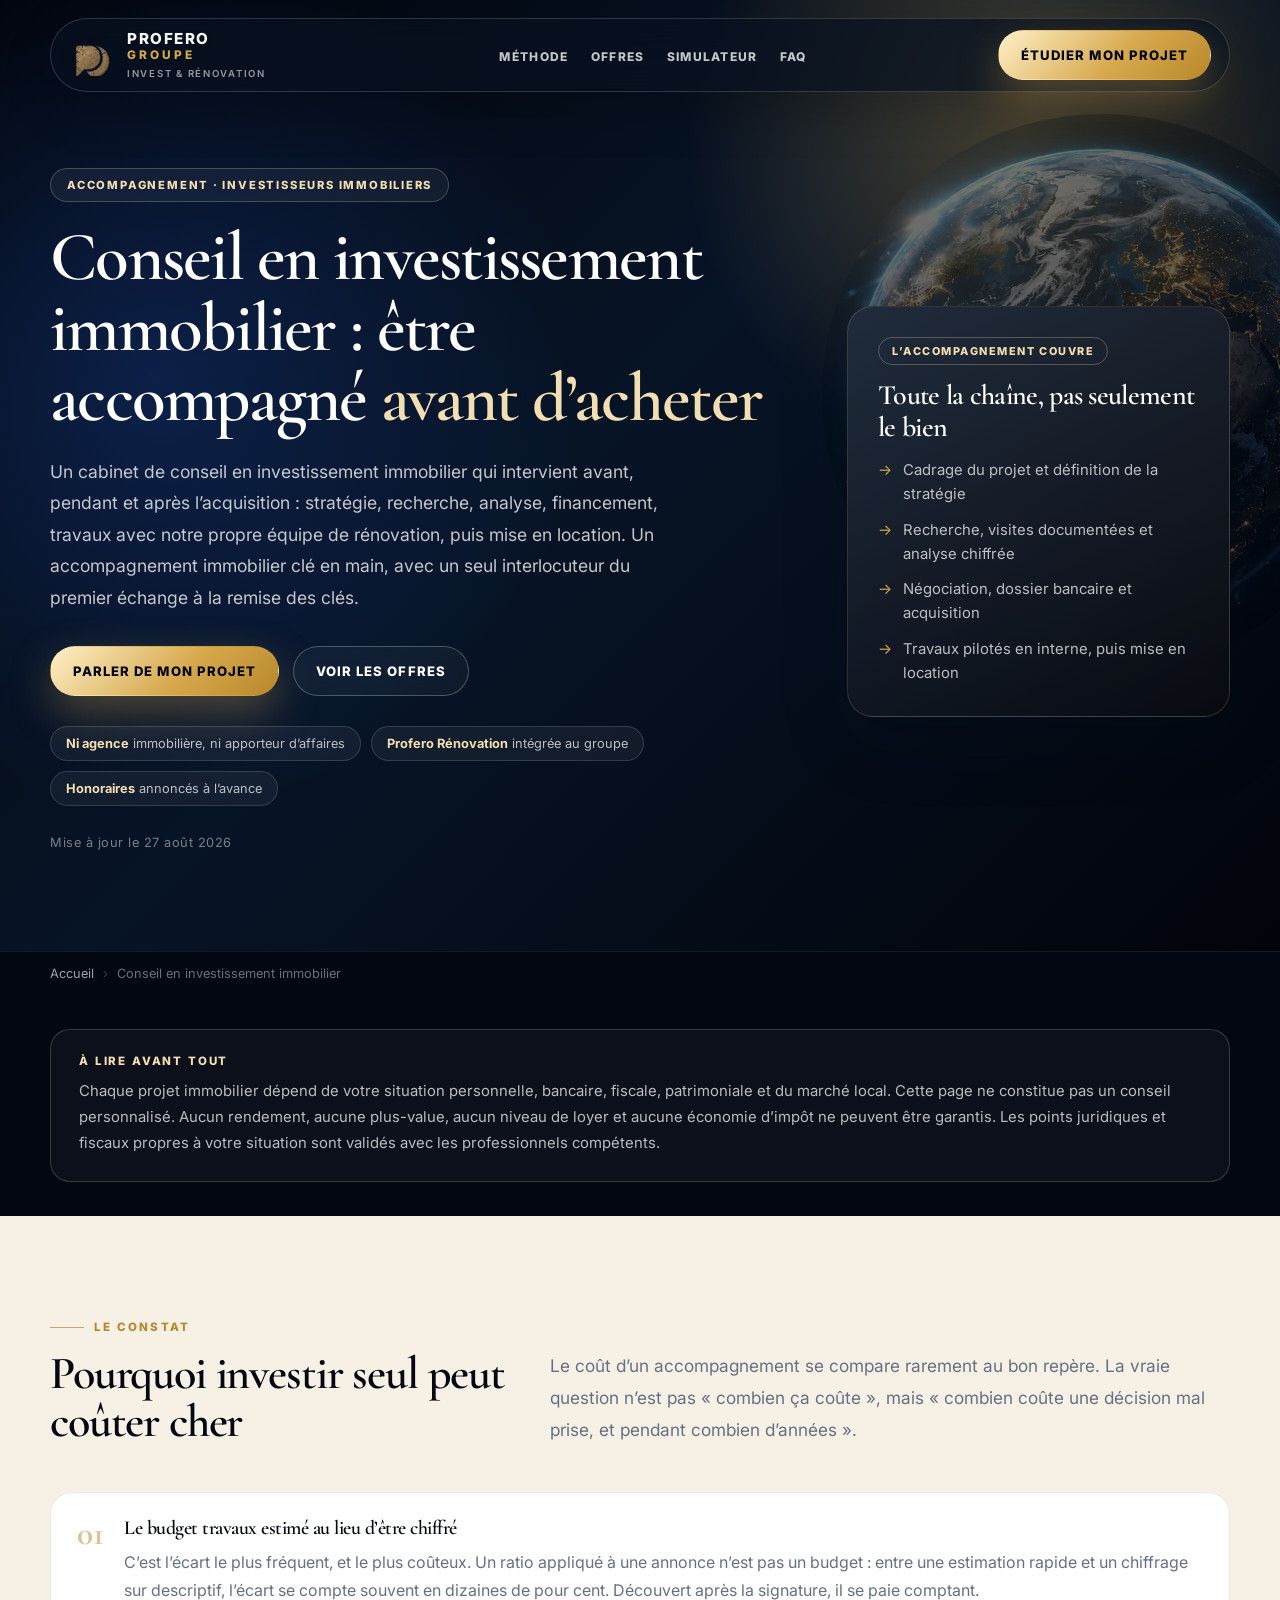
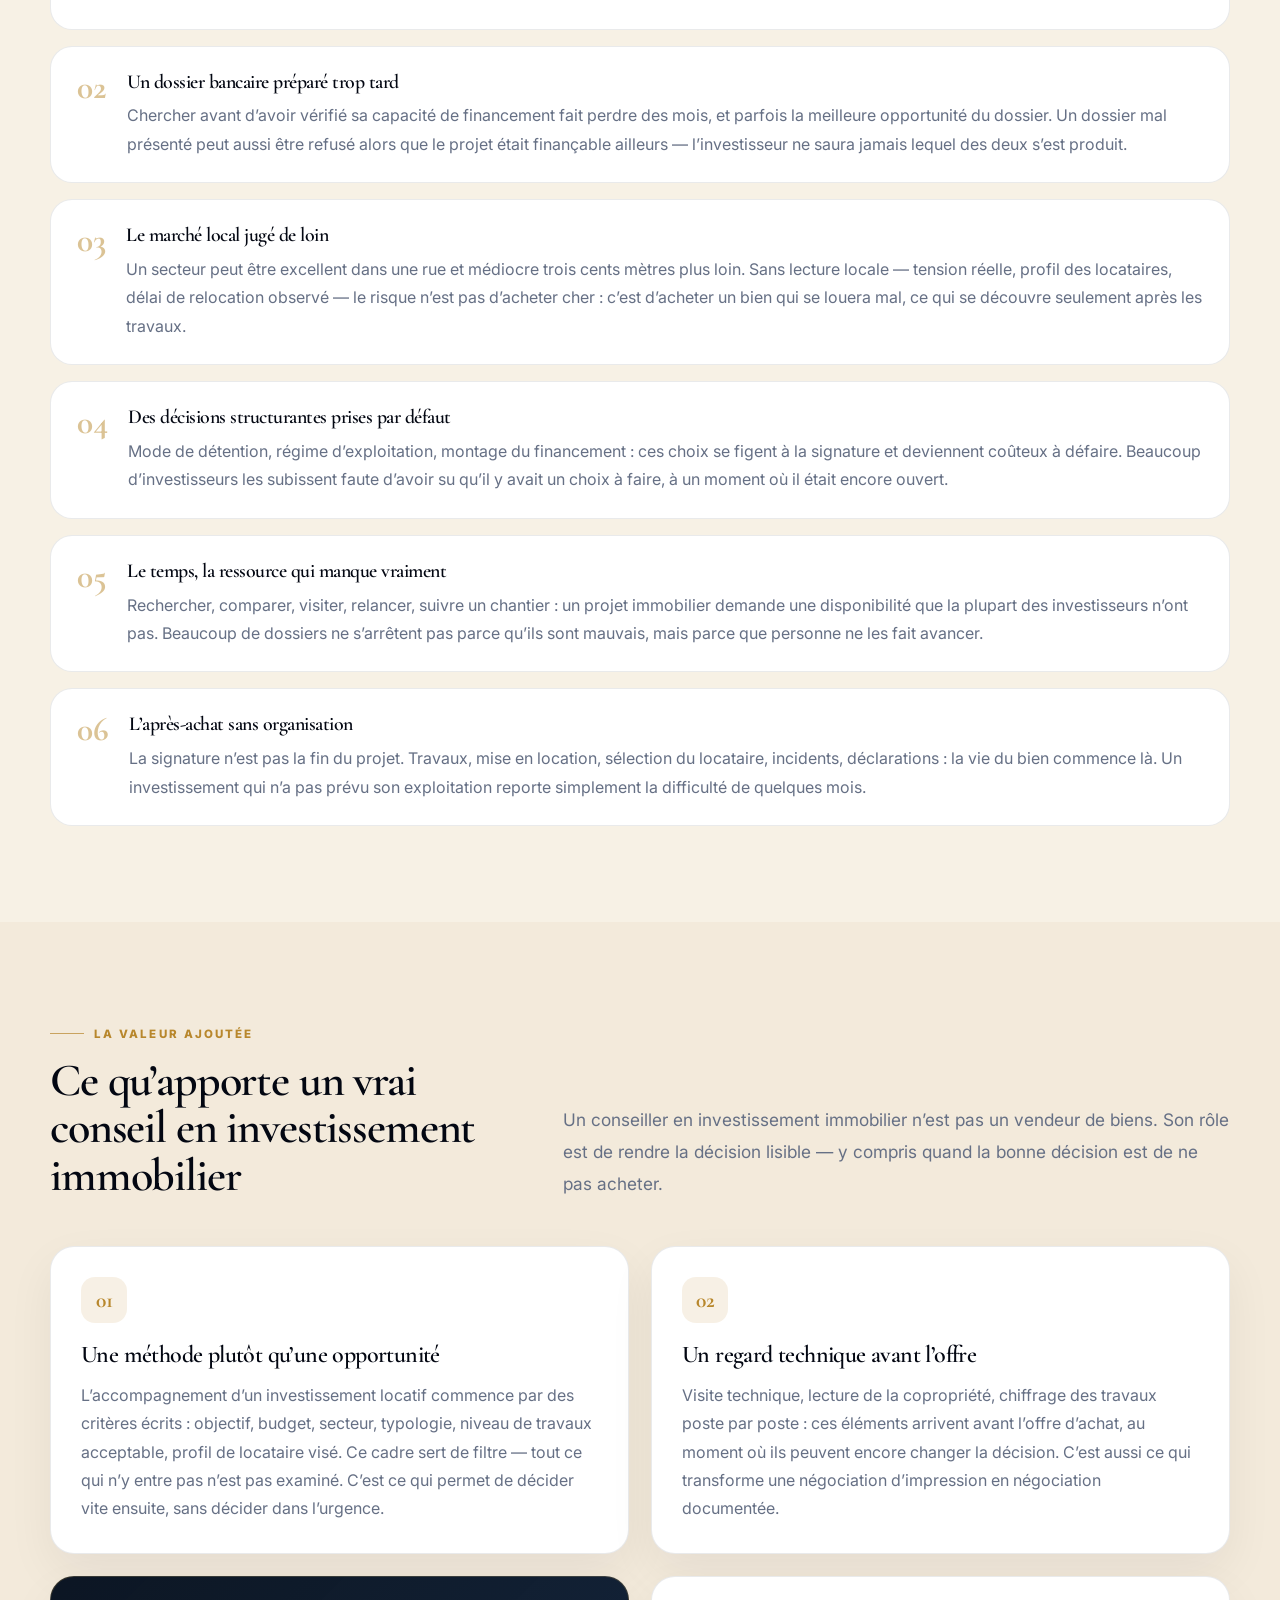
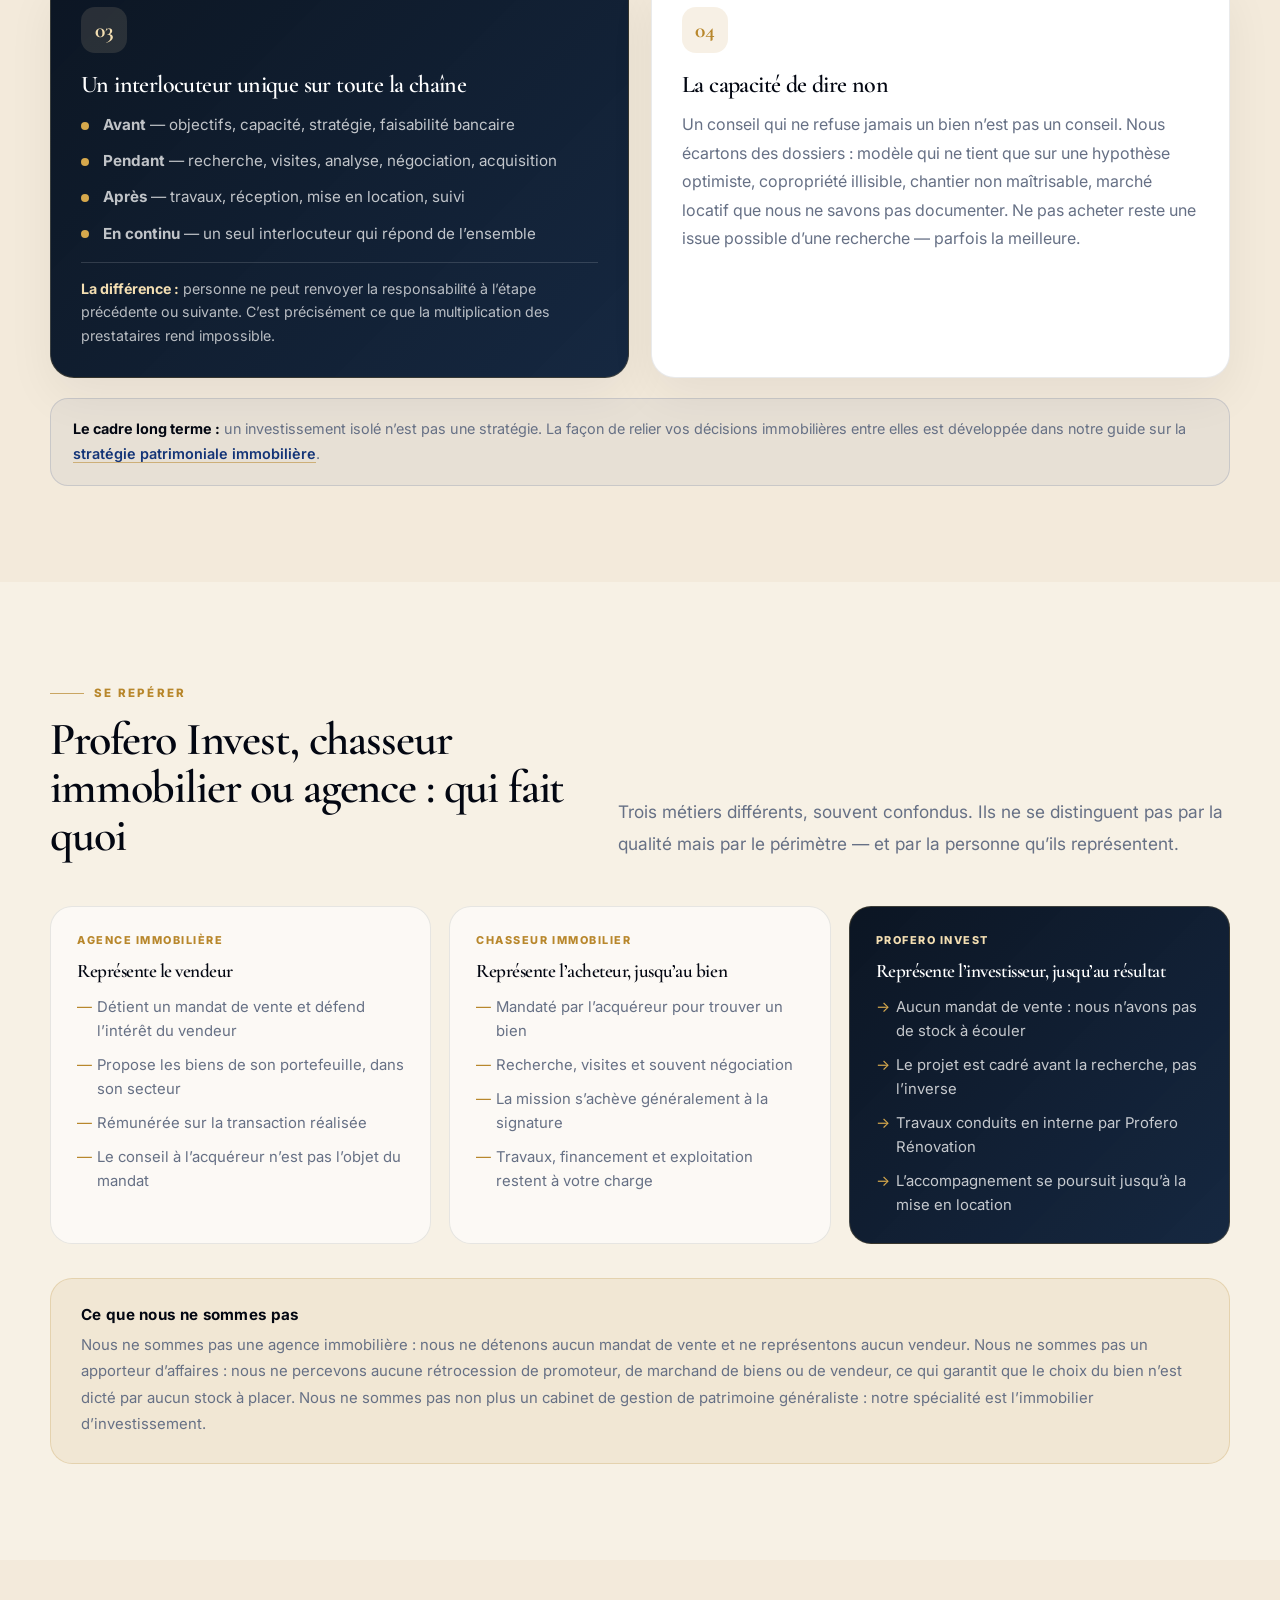
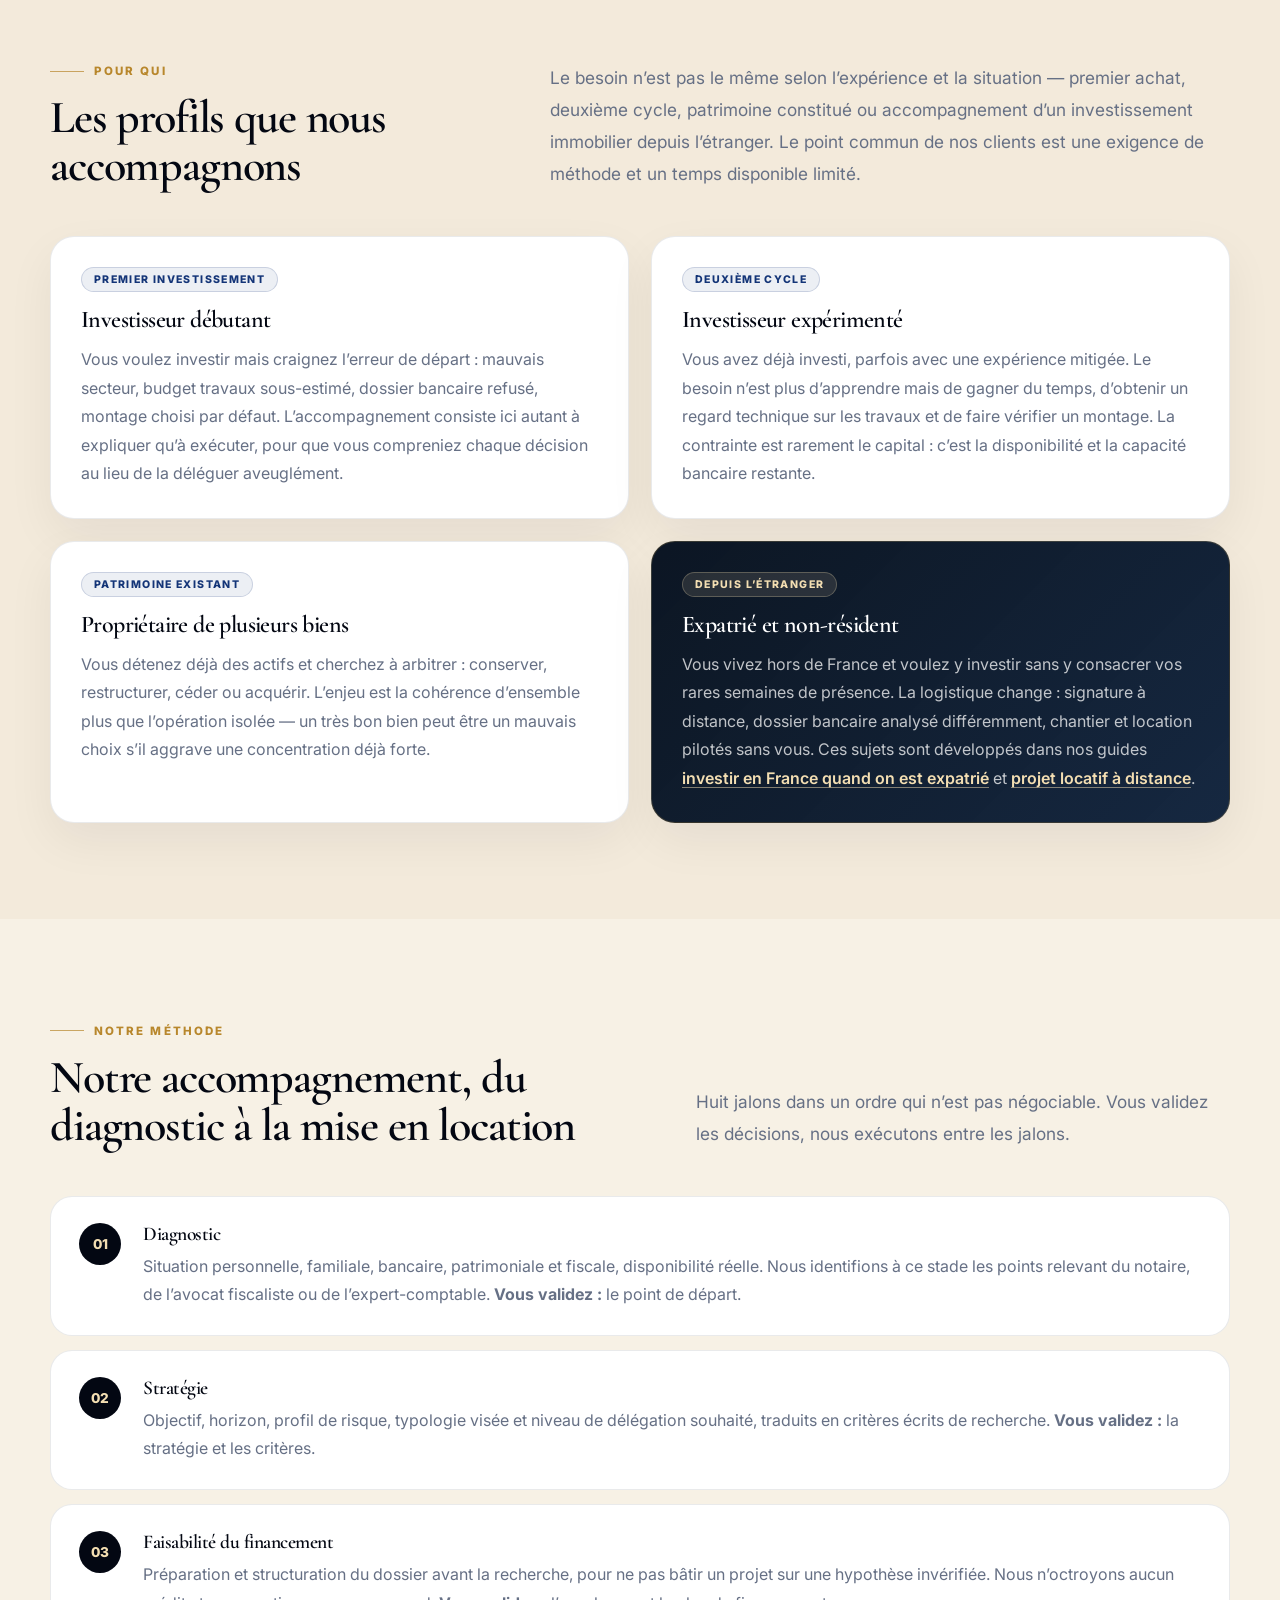
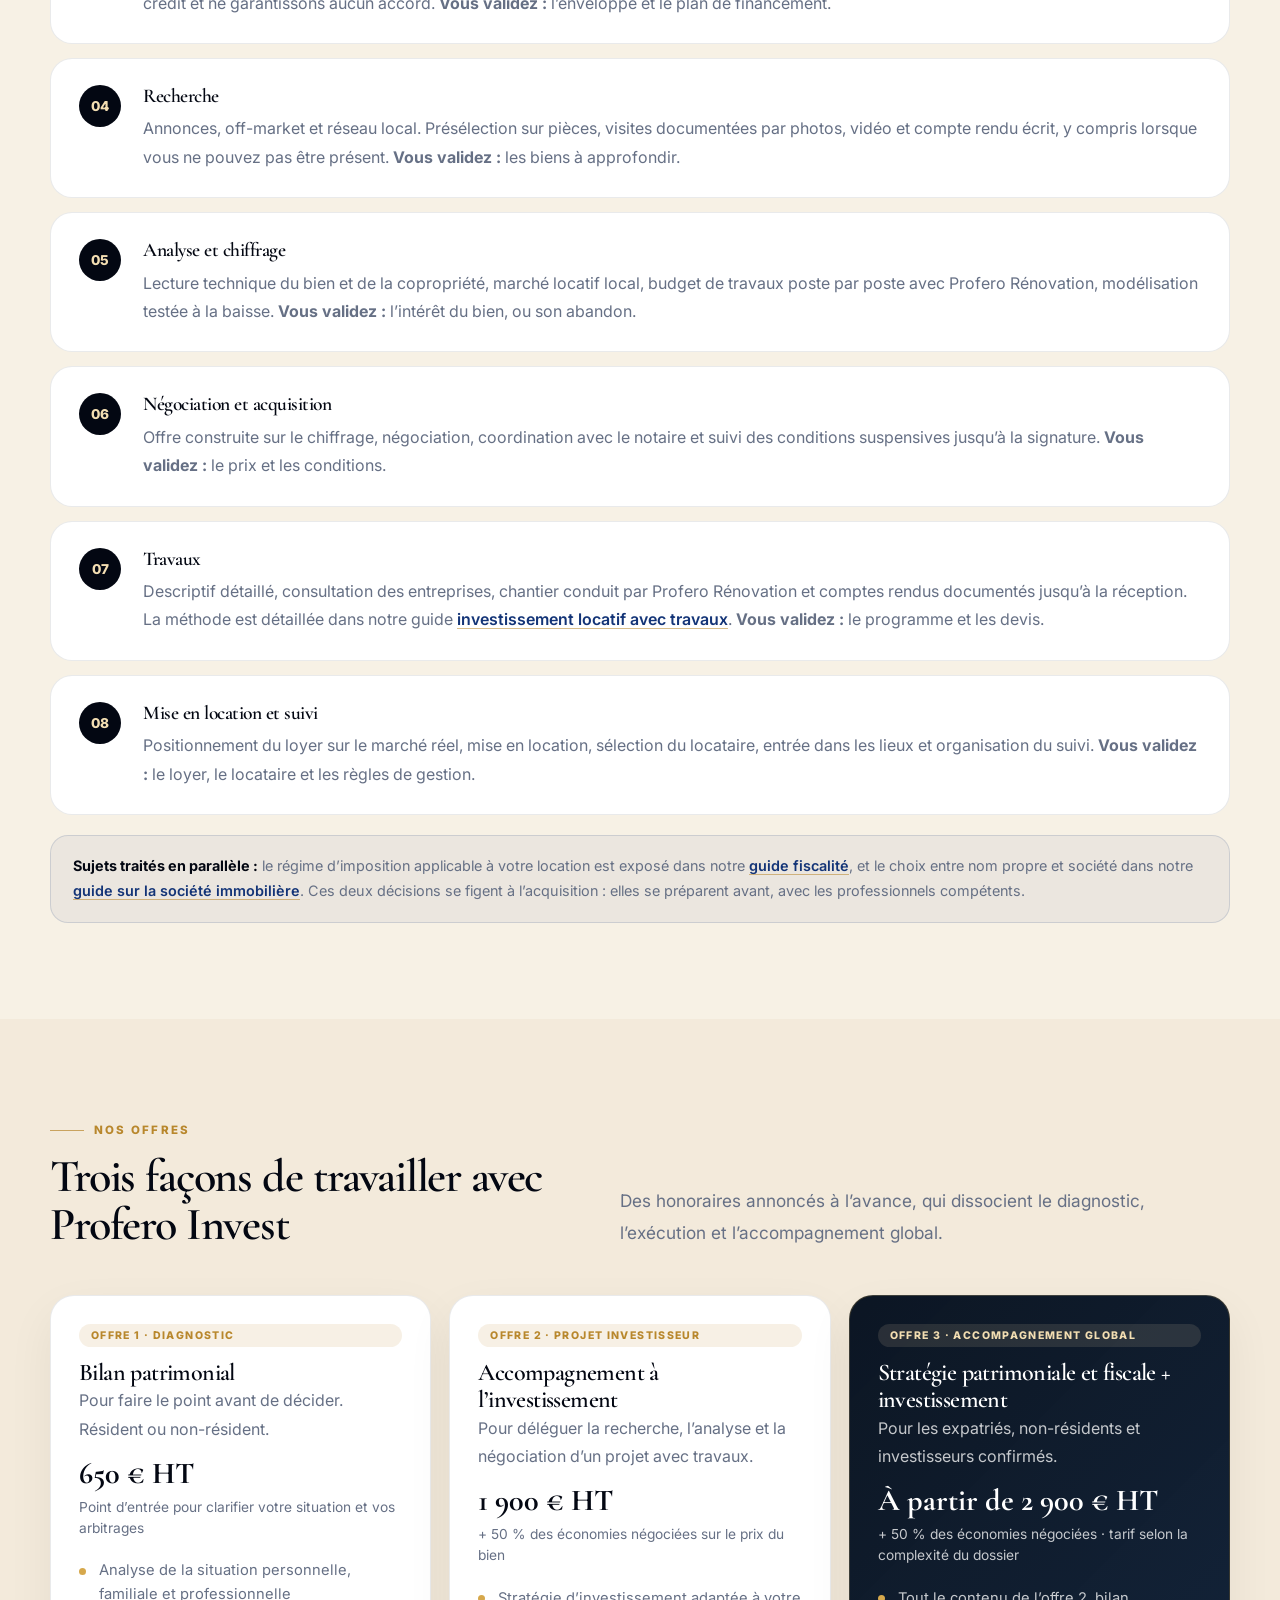
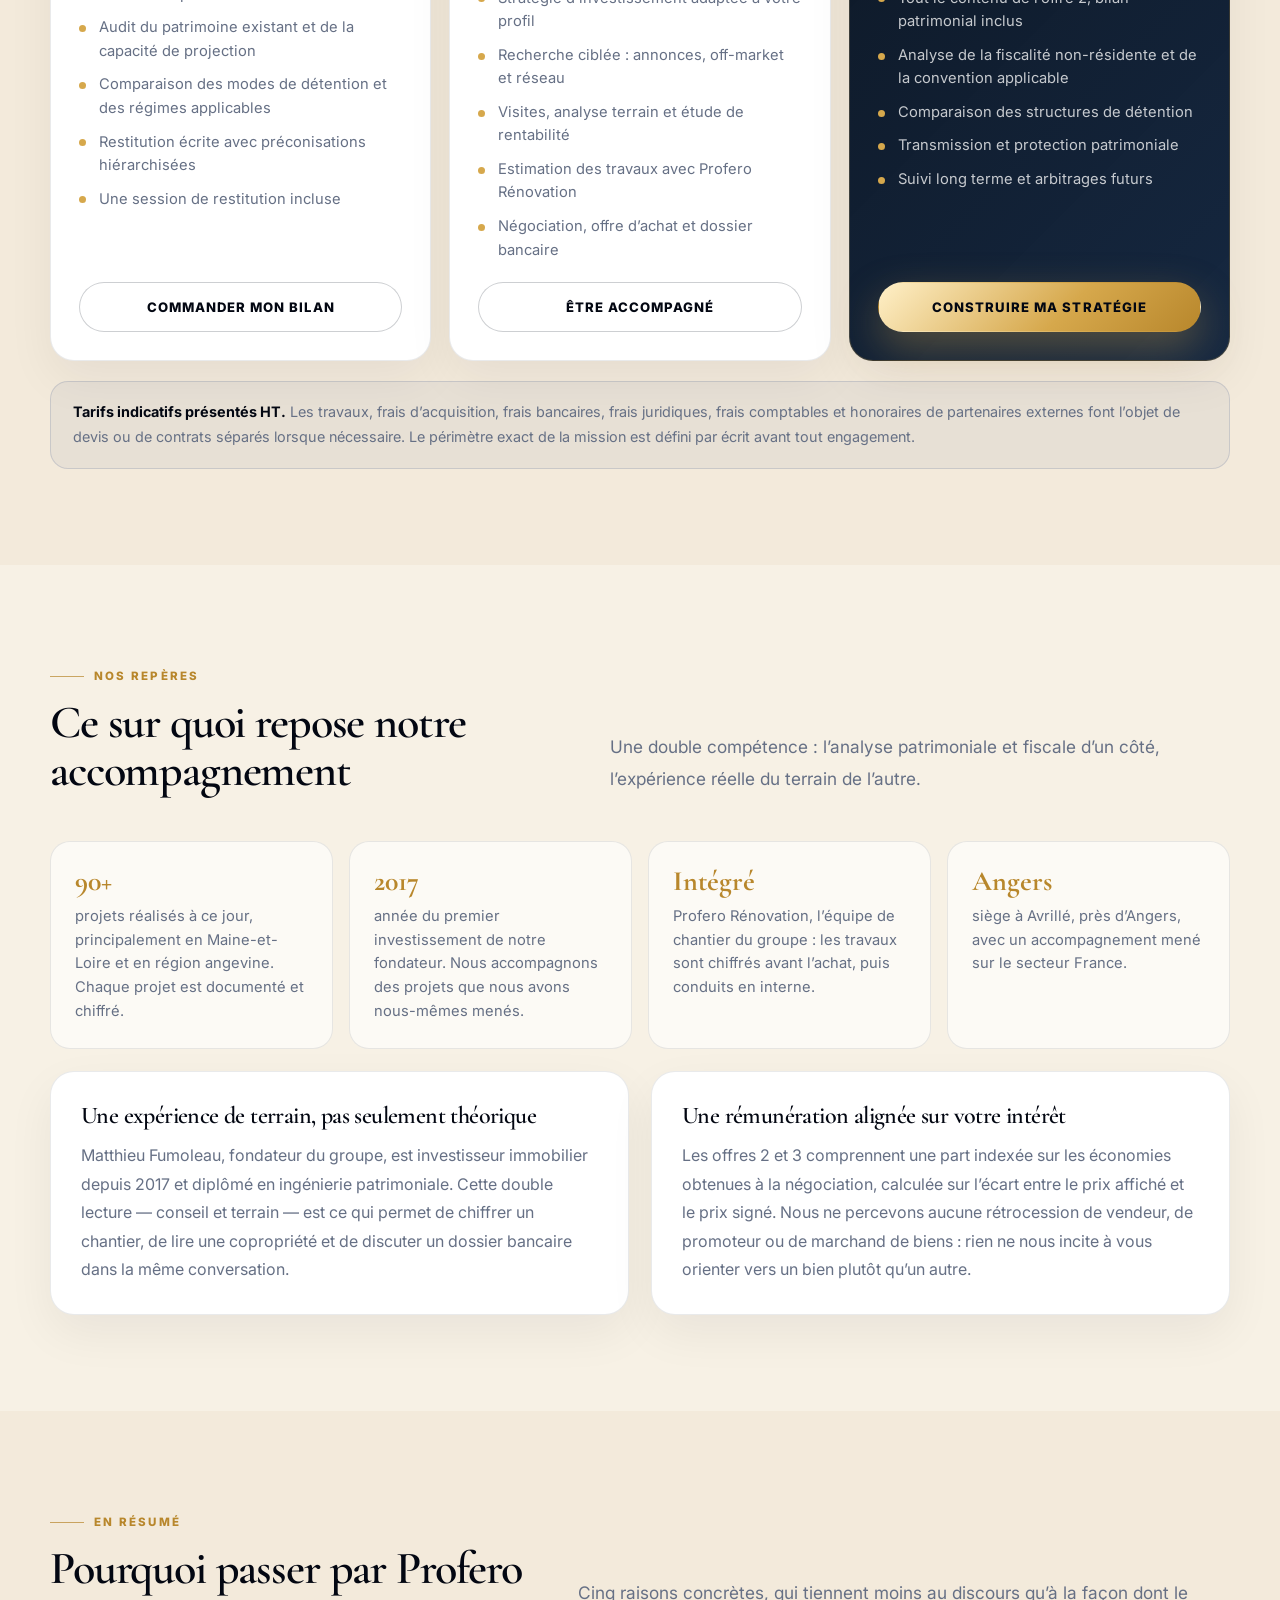
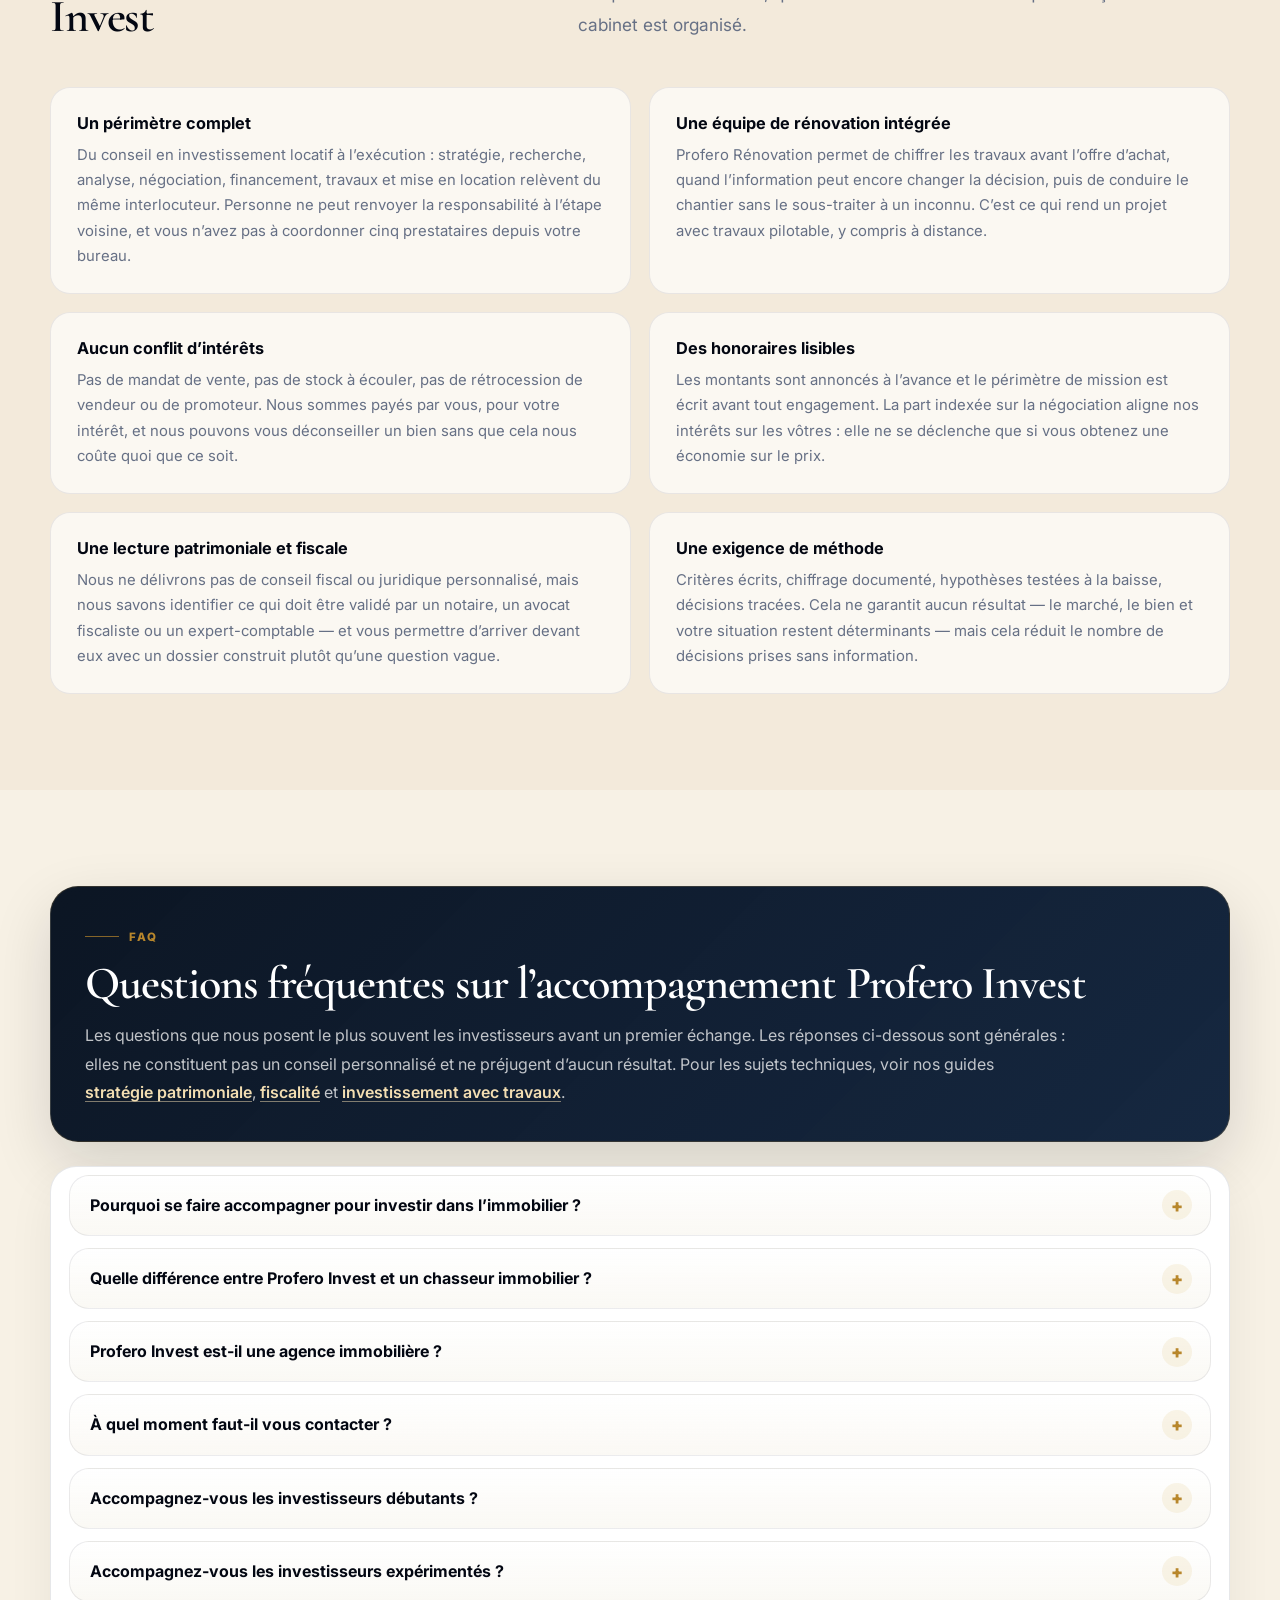
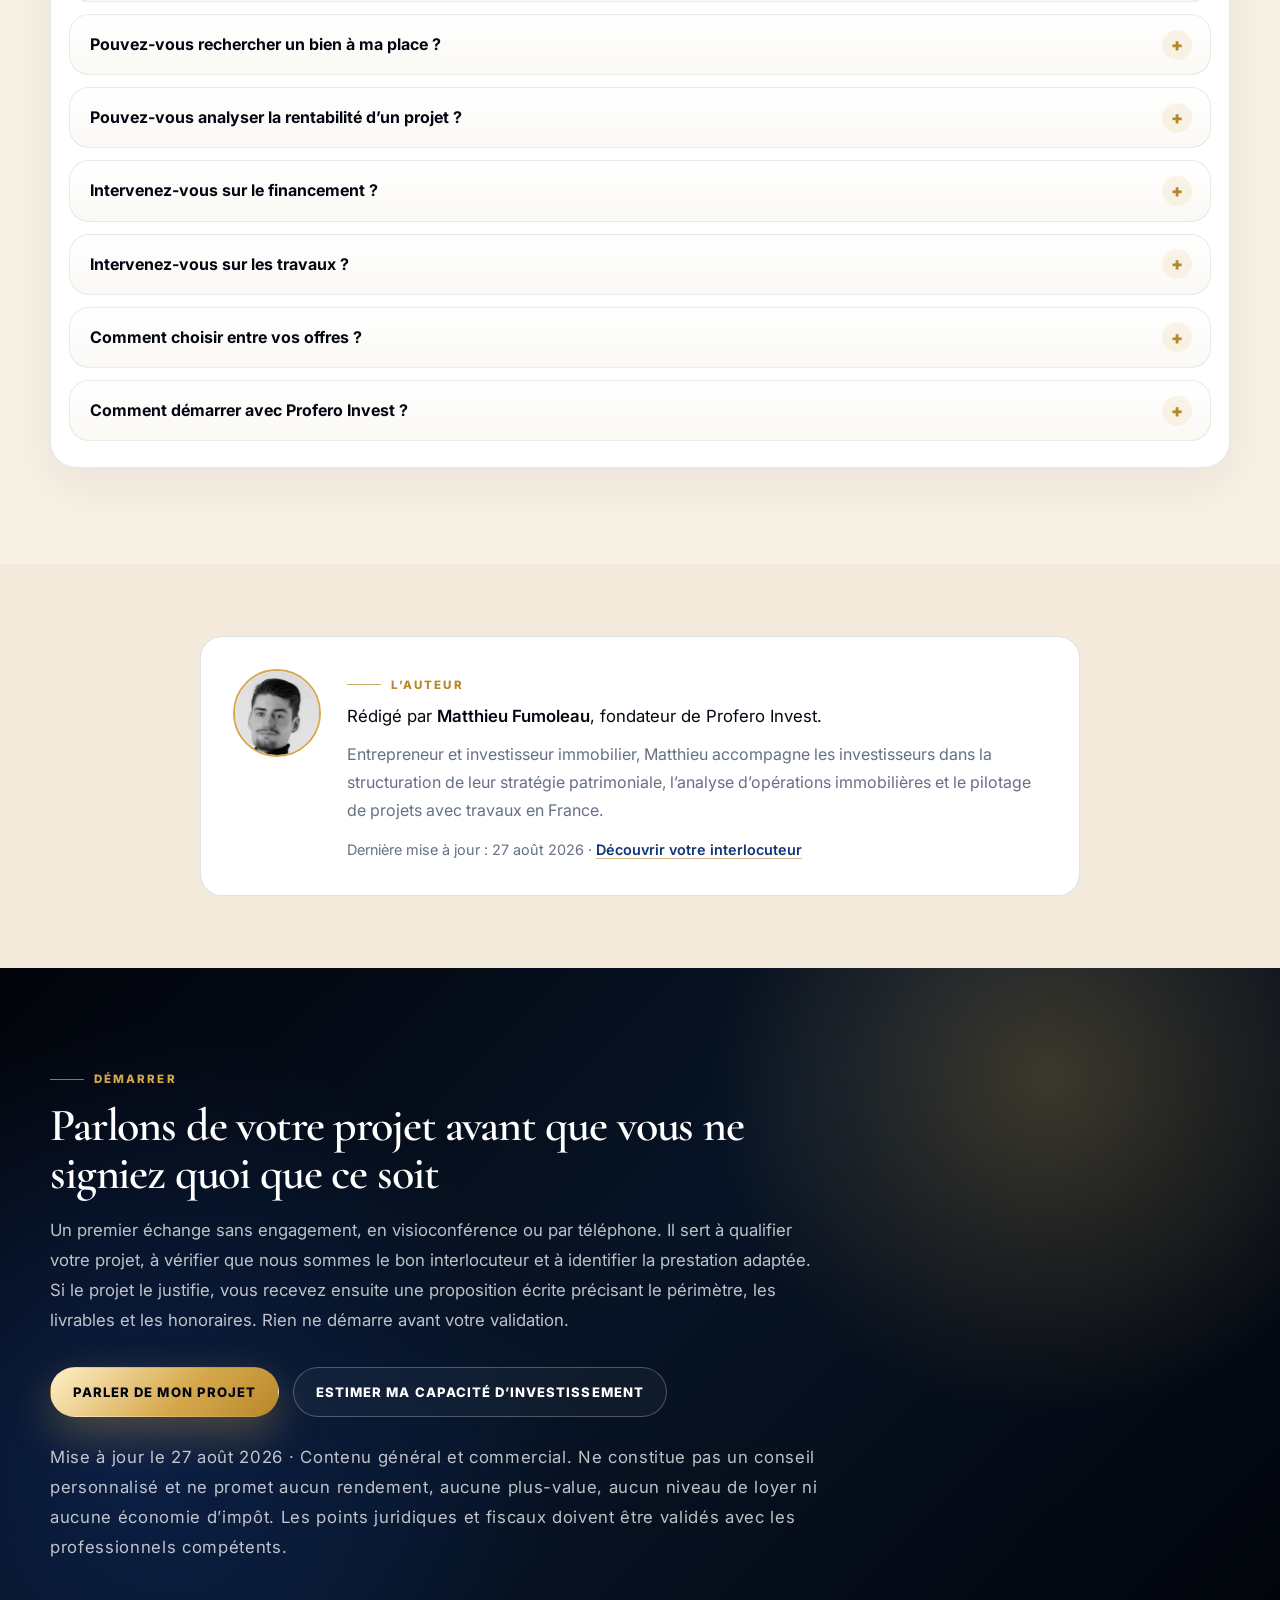
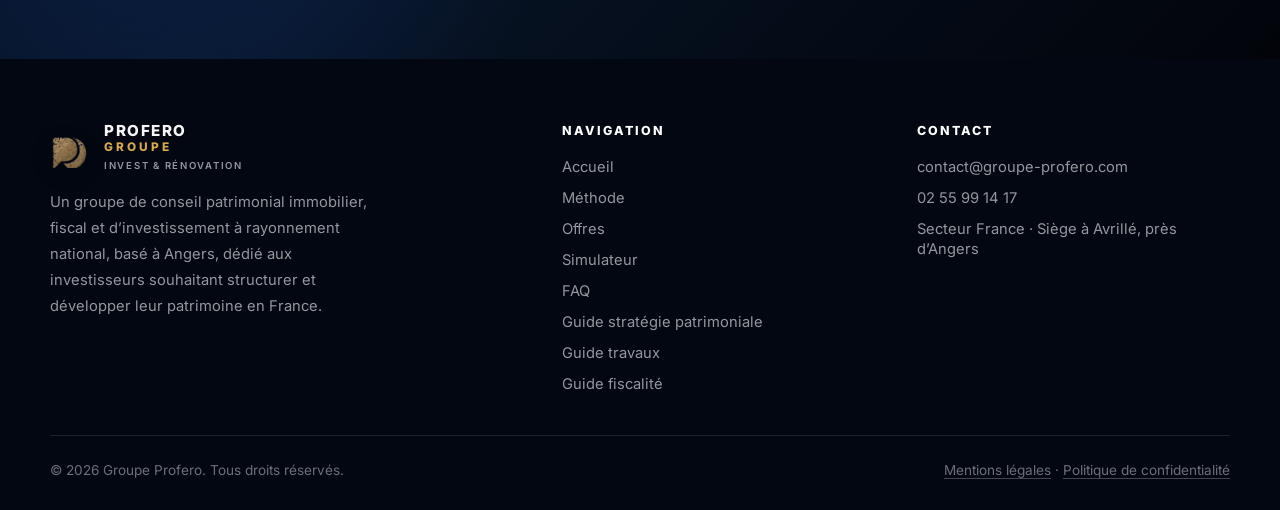
<file: conseil-investissement-immobilier/index.html>
<!DOCTYPE html>
<html lang="fr"><head>
<meta charset="utf-8"/>
<meta content="width=device-width, initial-scale=1.0" name="viewport"/>
<title>Conseil investissement immobilier | Profero Invest</title>
<meta name="description" content="Conseil en investissement immobilier en France : stratégie, recherche, analyse, financement, travaux et suivi jusqu’à la mise en location de votre bien."/>

<link rel="canonical" href="https://www.groupe-profero.com/conseil-investissement-immobilier/"/>
<meta content="index, follow, max-image-preview:large, max-snippet:-1" name="robots"/>

<link href="/assets/images/favicon-32.png" rel="icon" sizes="32x32" type="image/png"/>
<link href="/assets/images/apple-touch-icon.png" rel="apple-touch-icon" sizes="180x180"/>
<meta content="#030712" name="theme-color"/>

<!-- Open Graph -->
<meta property="og:title" content="Conseil investissement immobilier | Profero Invest"/>
<meta property="og:description" content="Conseil en investissement immobilier en France : stratégie, recherche, analyse, financement, travaux et suivi jusqu’à la mise en location de votre bien."/>
<meta property="og:url" content="https://www.groupe-profero.com/conseil-investissement-immobilier/"/>
<meta property="og:type" content="website"/>
<meta property="og:locale" content="fr_FR"/>
<meta property="og:site_name" content="Profero Invest"/>
<meta property="og:image" content="https://www.groupe-profero.com/og-image.jpg"/>
<meta property="og:image:type" content="image/jpeg"/>
<meta property="og:image:width" content="1200"/>
<meta property="og:image:height" content="630"/>
<meta property="og:image:alt" content="Profero Invest — accompagnement des investisseurs immobiliers en France"/>

<!-- Twitter Card -->
<meta name="twitter:card" content="summary_large_image"/>
<meta name="twitter:title" content="Conseil investissement immobilier | Profero Invest"/>
<meta name="twitter:description" content="Conseil en investissement immobilier en France : stratégie, recherche, analyse, financement, travaux et suivi jusqu’à la mise en location de votre bien."/>
<meta name="twitter:image" content="https://www.groupe-profero.com/og-image.jpg"/>
<meta name="twitter:image:alt" content="Profero Invest — accompagnement des investisseurs immobiliers en France"/>

<link href="https://fonts.googleapis.com" rel="preconnect"/>
<link crossorigin href="https://fonts.gstatic.com" rel="preconnect"/>
<link href="https://fonts.googleapis.com/css2?family=Cormorant+Garamond:wght@400;500;600;700&amp;family=Inter:wght@400;500;600;700;800&amp;display=swap" rel="stylesheet"/>

<style>
    :root {
      --navy-950: #030712;
      --navy-900: #071426;
      --navy-850: #0c1f3a;
      --navy-800: #11294d;
      --blue-700: #133477;
      --blue-600: #1f48a0;
      --blue-100: #e9eef9;
      --gold-600: #b8872c;
      --gold-500: #d6a84c;
      --gold-200: #f3deb2;
      --cream: #f7f1e5;
      --paper: #f3eadb;
      --white: #ffffff;
      --ink: #111827;
      --muted: #667085;
      --line: rgba(15, 23, 42, .12);
      --shadow: 0 24px 70px rgba(7, 17, 31, .16);
      --radius: 22px;
      --max: 1180px;
    }

    * { box-sizing: border-box; margin: 0; padding: 0; }
    html { scroll-behavior: smooth; }
    body {
      font-family: "Inter", sans-serif;
      color: var(--ink);
      background: var(--cream);
      overflow-x: hidden;
    }
    body.menu-open { overflow: hidden; }
    a { color: inherit; text-decoration: none; }
    img { max-width: 100%; display: block; }
    button { font: inherit; }

    .container { width: min(var(--max), calc(100% - 40px)); margin: 0 auto; }

    h1, h2, h3, h4.serif {
      font-family: "Cormorant Garamond", serif;
      font-weight: 600;
      letter-spacing: -.025em;
    }
    h1 {
      font-size: clamp(2.5rem, 5.4vw, 4.6rem);
      line-height: 1.02;
      color: var(--white);
    }
    h2 {
      font-size: clamp(2rem, 3.6vw, 3.35rem);
      line-height: 1.04;
      color: var(--navy-950);
    }
    h3 { font-size: 1.5rem; line-height: 1.14; color: var(--navy-950); }
    p { line-height: 1.78; color: var(--muted); font-size: 1rem; }
    .lead { font-size: 1.08rem; line-height: 1.85; max-width: 680px; }

    .eyebrow {
      display: inline-flex;
      align-items: center;
      gap: 10px;
      color: var(--gold-600);
      font-size: .72rem;
      font-weight: 800;
      letter-spacing: .18em;
      text-transform: uppercase;
      margin-bottom: 16px;
    }
    .eyebrow::before { content: ""; width: 34px; height: 1px; background: currentColor; opacity: .7; }

    .section { padding: 96px 0; position: relative; }
    .section.alt { background: var(--paper); }
    .section-head {
      display: flex;
      justify-content: space-between;
      align-items: flex-end;
      gap: 40px;
      margin-bottom: 46px;
    }

    .btn {
      display: inline-flex;
      align-items: center;
      justify-content: center;
      gap: 10px;
      border: 1px solid transparent;
      min-height: 50px;
      padding: 14px 22px;
      border-radius: 999px;
      font-size: .82rem;
      font-weight: 800;
      letter-spacing: .08em;
      text-transform: uppercase;
      cursor: pointer;
      transition: transform .22s ease, background .22s ease, color .22s ease, border-color .22s ease, box-shadow .22s ease;
      white-space: nowrap;
    }
    .btn:hover { transform: translateY(-2px); }
    .btn-primary {
      color: var(--navy-950);
      background: linear-gradient(135deg, #fff0c8, #d6a84c 58%, #b8872c);
      box-shadow: 0 16px 42px rgba(214,168,76,.34);
    }
    .btn-primary:hover { box-shadow: 0 20px 50px rgba(201, 146, 45, .35); }
    .btn-outline-light {
      color: var(--white);
      border-color: rgba(255, 255, 255, .26);
      background: rgba(255, 255, 255, .04);
      backdrop-filter: blur(12px);
    }
    .btn-outline-light:hover { border-color: var(--gold-500); color: var(--gold-200); }
    .btn-outline-dark {
      color: var(--navy-950);
      border-color: rgba(7, 17, 31, .2);
      background: rgba(255, 255, 255, .4);
    }
    .btn-outline-dark:hover { border-color: var(--navy-950); background: var(--white); }

    /* NAV */
    .nav { position: fixed; top: 18px; left: 0; right: 0; z-index: 100; pointer-events: none; }
    .nav-inner {
      width: min(var(--max), calc(100% - 32px));
      height: 74px;
      margin: 0 auto;
      display: flex;
      align-items: center;
      justify-content: space-between;
      gap: 24px;
      padding: 0 18px 0 22px;
      border: 1px solid rgba(255, 255, 255, .16);
      border-radius: 999px;
      background: rgba(7, 17, 31, .72);
      backdrop-filter: blur(20px);
      box-shadow: 0 18px 50px rgba(0,0,0,.2);
      pointer-events: auto;
    }
    .brand { display: flex; align-items: center; gap: 12px; color: var(--white); min-width: 235px; }
    .logo-img {
      width: 42px;
      height: 42px;
      object-fit: contain;
      display: block;
      background: transparent;
      filter: drop-shadow(0 6px 10px rgba(0,0,0,.22));
      flex-shrink: 0;
    }
    .brand-text {
      color: var(--white);
      text-shadow: 0 1px 20px rgba(214,168,76,.06);
      letter-spacing: .10em;
      display: flex;
      flex-direction: column;
      gap: 2px;
      line-height: 1;
      font-weight: 800;
      text-transform: uppercase;
    }
    .brand-text strong { display: block; color: rgba(255,255,255,.96); font-size: .95rem; font-weight: 800; letter-spacing: .10em; }
    .brand-text em { display: block; font-style: normal; color: var(--gold-500); font-size: .74rem; font-weight: 800; letter-spacing: .26em; margin-top: 2px; }
    .brand-text span { display: block; color: rgba(255,255,255,.58); font-weight: 600; font-size: .60rem; letter-spacing: .18em; margin-top: 5px; }
    .footer .brand-text strong { color: rgba(255,255,255,.96); }
    .footer .brand-text em { color: var(--gold-500); }

    .nav-links { display: flex; align-items: center; gap: 22px; list-style: none; }
    .nav-links a {
      color: rgba(255,255,255,.76);
      font-size: .75rem;
      font-weight: 800;
      letter-spacing: .11em;
      text-transform: uppercase;
      transition: color .2s ease;
    }
    .nav-links a:hover { color: var(--gold-200); }
    .nav-action { display: flex; align-items: center; gap: 10px; }
    .mobile-toggle {
      display: none;
      width: 46px;
      height: 46px;
      border: 1px solid rgba(255,255,255,.22);
      border-radius: 50%;
      background: transparent;
      color: var(--white);
      cursor: pointer;
    }
    .mobile-toggle span { display: block; width: 18px; height: 2px; margin: 4px auto; background: currentColor; }

    /* HERO */
    .hero {
      position: relative;
      padding: 168px 0 96px;
      background:
        radial-gradient(circle at 80% 14%, rgba(214,168,76,.30), transparent 26%),
        radial-gradient(circle at 12% 40%, rgba(19,52,119,.50), transparent 34%),
        linear-gradient(135deg, #02040A 0%, #071426 46%, #02040A 100%);
      overflow: hidden;
    }
    .hero-globe {
      position: absolute;
      right: -8%;
      top: 12%;
      width: min(46vw, 560px);
      aspect-ratio: 1;
      border-radius: 50%;
      background-image: url("/assets/images/globe-terre-nuit.webp");
      background-size: cover;
      background-position: center;
      opacity: .30;
      filter: saturate(.9) contrast(1.05);
      pointer-events: none;
    }
    .hero-grid { position: relative; z-index: 2; display: grid; grid-template-columns: 1.32fr .68fr; gap: 54px; align-items: center; }
    .hero-kicker {
      display: inline-flex;
      align-items: center;
      gap: 10px;
      margin-bottom: 20px;
      padding: 9px 16px;
      border-radius: 999px;
      border: 1px solid rgba(243,222,178,.24);
      background: rgba(255,255,255,.05);
      color: var(--gold-200);
      font-size: .7rem;
      font-weight: 800;
      letter-spacing: .16em;
      text-transform: uppercase;
    }
    .hero h1 strong { color: var(--gold-200); font-weight: 600; }
    .hero-sub { color: rgba(255,255,255,.76); font-size: 1.1rem; line-height: 1.8; max-width: 640px; margin-top: 22px; }
    .hero-actions { display: flex; flex-wrap: wrap; gap: 14px; margin-top: 32px; }
    .hero-proof { display: flex; flex-wrap: wrap; gap: 10px; margin-top: 30px; }
    .proof-pill {
      padding: 9px 15px;
      border-radius: 999px;
      border: 1px solid rgba(255,255,255,.14);
      background: rgba(255,255,255,.05);
      color: rgba(255,255,255,.72);
      font-size: .8rem;
    }
    .proof-pill b { color: var(--gold-200); font-weight: 700; }
    .hero-card {
      border-radius: 26px;
      padding: 30px;
      background:
        linear-gradient(160deg, rgba(255,255,255,.10), rgba(255,255,255,.025)),
        linear-gradient(135deg, #071426, #02040A);
      border: 1px solid rgba(243,222,178,.16);
      box-shadow: var(--shadow);
    }
    .hero-card .tag {
      display: inline-block;
      margin-bottom: 14px;
      padding: 6px 13px;
      border-radius: 999px;
      border: 1px solid rgba(243,222,178,.28);
      color: var(--gold-200);
      font-size: .68rem;
      font-weight: 800;
      letter-spacing: .14em;
      text-transform: uppercase;
    }
    .hero-card-title {
      font-family: "Cormorant Garamond", serif;
      font-weight: 600;
      letter-spacing: -.025em;
      color: var(--white);
      font-size: 1.75rem;
      line-height: 1.15;
      margin-bottom: 16px;
    }
    .hero-card ul { list-style: none; display: grid; gap: 12px; }
    .hero-card li {
      display: flex;
      gap: 11px;
      color: rgba(255,255,255,.72);
      font-size: .93rem;
      line-height: 1.6;
    }
    .hero-card li::before { content: "→"; color: var(--gold-500); flex-shrink: 0; }

    .updated {
      margin-top: 26px;
      color: rgba(255,255,255,.46);
      font-size: .8rem;
      letter-spacing: .04em;
    }

    /* BREADCRUMB */
    .crumb { background: var(--navy-950); padding: 14px 0; border-top: 1px solid rgba(255,255,255,.07); }
    .crumb ol { list-style: none; display: flex; flex-wrap: wrap; gap: 9px; color: rgba(255,255,255,.42); font-size: .8rem; }
    .crumb a { color: rgba(255,255,255,.62); transition: color .2s ease; }
    .crumb a:hover { color: var(--gold-200); }
    .crumb li + li::before { content: "›"; margin-right: 9px; opacity: .5; }

    /* CARTES */
    .grid-2 { display: grid; grid-template-columns: repeat(2, minmax(0, 1fr)); gap: 22px; }
    .grid-3 { display: grid; grid-template-columns: repeat(3, minmax(0, 1fr)); gap: 22px; }
    .card {
      border-radius: 24px;
      padding: 30px;
      background: var(--white);
      border: 1px solid rgba(15,23,42,.09);
      box-shadow: 0 18px 48px rgba(15,23,42,.06);
    }
    .card h3 { margin-bottom: 12px; }
    .card ul { list-style: none; display: grid; gap: 11px; margin-top: 14px; }
    .card li { position: relative; padding-left: 22px; color: var(--muted); font-size: .95rem; line-height: 1.65; }
    .card li::before { content: ""; position: absolute; left: 0; top: .62em; width: 8px; height: 8px; border-radius: 50%; background: var(--gold-500); }
    .card-num {
      display: grid;
      place-items: center;
      width: 46px;
      height: 46px;
      margin-bottom: 18px;
      border-radius: 14px;
      background: rgba(184,135,44,.12);
      color: var(--gold-600);
      font-family: "Cormorant Garamond", serif;
      font-size: 1.35rem;
      font-weight: 700;
    }
    .card.dark {
      background: linear-gradient(135deg, rgba(7,17,31,.98), rgba(12,31,58,.96));
      border-color: rgba(214,168,76,.20);
      color: var(--white);
    }
    .card.dark h3 { color: var(--white); }
    .card.dark p, .card.dark li { color: rgba(255,255,255,.74); }
    .card.dark .card-num { background: rgba(243,222,178,.12); color: var(--gold-200); }

    /* ERREURS */
    .mistake { display: grid; grid-template-columns: auto 1fr; gap: 20px; align-items: start; padding: 24px 26px; border-radius: 22px; background: var(--white); border: 1px solid rgba(15,23,42,.09); }
    .mistake-num {
      font-family: "Cormorant Garamond", serif;
      font-size: 2.1rem;
      font-weight: 700;
      line-height: 1;
      color: rgba(184,135,44,.5);
    }
    .mistake h3 { font-size: 1.24rem; margin-bottom: 8px; }
    .mistakes { display: grid; gap: 16px; }

    /* QUESTIONS */
    .qlist { display: grid; grid-template-columns: repeat(2, minmax(0,1fr)); gap: 18px; }
    .qitem {
      padding: 24px 26px;
      border-radius: 20px;
      background: rgba(255,255,255,.65);
      border: 1px solid rgba(15,23,42,.08);
    }
    .qitem strong { display: block; color: var(--navy-950); font-size: 1.02rem; margin-bottom: 8px; line-height: 1.4; }
    .qitem span { color: var(--muted); font-size: .93rem; line-height: 1.7; }

    /* MÉTHODE */
    .steps { display: grid; gap: 14px; counter-reset: step; }
    .step {
      display: grid;
      grid-template-columns: auto 1fr;
      gap: 22px;
      align-items: start;
      padding: 26px 28px;
      border-radius: 22px;
      background: var(--white);
      border: 1px solid rgba(15,23,42,.09);
    }
    .step-index {
      display: grid;
      place-items: center;
      width: 42px;
      height: 42px;
      border-radius: 50%;
      background: var(--navy-950);
      color: var(--gold-200);
      font-size: .85rem;
      font-weight: 800;
      flex-shrink: 0;
    }
    .step h3 { font-size: 1.22rem; margin-bottom: 7px; }

    /* CAUTION */
    .caution {
      margin-top: 34px;
      padding: 26px 30px;
      border-radius: 22px;
      background: rgba(184,135,44,.09);
      border: 1px solid rgba(184,135,44,.22);
      display: grid;
      gap: 8px;
    }
    .caution strong { color: var(--navy-950); font-size: .95rem; letter-spacing: .02em; }
    .caution span { color: var(--muted); font-size: .93rem; line-height: 1.75; }

    /* FAQ */
    .faq-shell { display: grid; gap: 24px; }
    .faq-intro-card {
      border-radius: 28px;
      padding: 34px;
      background: linear-gradient(135deg, rgba(7,17,31,.98), rgba(12,31,58,.96));
      color: var(--white);
      border: 1px solid rgba(214,168,76,.18);
      box-shadow: 0 22px 60px rgba(7,17,31,.14);
    }
    .faq-intro-card h2 { color: var(--white); margin-bottom: 14px; }
    .faq-intro-card p { color: rgba(255,255,255,.74); max-width: 980px; }
    .faq-category {
      border-radius: 26px;
      background: var(--white);
      border: 1px solid rgba(15,23,42,.10);
      box-shadow: 0 18px 48px rgba(15,23,42,.06);
      overflow: hidden;
      padding: 8px 0;
    }
    .faq-category details {
      margin: 0 18px 12px;
      border-radius: 20px;
      overflow: hidden;
      border: 1px solid rgba(15,23,42,.08);
      background: linear-gradient(180deg, rgba(255,255,255,1), rgba(250,248,243,.9));
    }
    .faq-category details:last-child { margin-bottom: 18px; }
    .faq-category summary {
      list-style: none;
      cursor: pointer;
      padding: 18px 56px 18px 20px;
      font-weight: 700;
      color: var(--navy-950);
      position: relative;
      line-height: 1.45;
    }
    .faq-category summary::-webkit-details-marker { display: none; }
    .faq-category summary::after {
      content: "+";
      position: absolute;
      right: 18px;
      top: 50%;
      transform: translateY(-50%);
      width: 30px;
      height: 30px;
      border-radius: 50%;
      display: grid;
      place-items: center;
      background: rgba(214,168,76,.12);
      color: var(--gold-600);
      font-size: 1.1rem;
      font-weight: 900;
    }
    .faq-category details[open] summary::after { content: "–"; }
    .faq-answer { padding: 0 20px 18px; color: var(--muted); line-height: 1.75; font-size: .96rem; }

    /* CTA FINAL */
    .cta-final {
      padding: 96px 0;
      background:
        radial-gradient(circle at 82% 16%, rgba(214,168,76,.26), transparent 28%),
        radial-gradient(circle at 10% 70%, rgba(19,52,119,.45), transparent 34%),
        linear-gradient(135deg, #02040A 0%, #071426 48%, #02040A 100%);
    }
    .cta-inner { max-width: 780px; }
    .cta-final h2 { color: var(--white); margin-bottom: 18px; }
    .cta-final p { color: rgba(255,255,255,.74); font-size: 1.05rem; }
    .cta-actions { display: flex; flex-wrap: wrap; gap: 14px; margin-top: 32px; }

    /* FOOTER */
    .footer { background: var(--navy-950); color: rgba(255,255,255,.66); padding: 64px 0 32px; }
    .footer-grid { display: grid; grid-template-columns: 1.5fr 1fr 1fr; gap: 42px; margin-bottom: 42px; }
    .footer h4 { color: var(--white); font-size: .78rem; letter-spacing: .16em; text-transform: uppercase; margin-bottom: 18px; font-weight: 800; }
    .footer p { color: rgba(255,255,255,.58); max-width: 340px; font-size: .92rem; }
    .footer .brand { margin-bottom: 18px; }
    .footer ul { list-style: none; display: grid; gap: 11px; }
    .footer a { color: rgba(255,255,255,.58); font-size: .92rem; transition: color .2s ease; }
    .footer a:hover { color: var(--gold-200); }
    .footer-bottom {
      border-top: 1px solid rgba(255,255,255,.1);
      padding-top: 26px;
      display: flex;
      justify-content: space-between;
      gap: 24px;
      color: rgba(255,255,255,.42);
      font-size: .85rem;
    }
    .footer-bottom a { color: inherit; font-size: inherit; text-decoration: underline; text-underline-offset: 3px; text-decoration-color: rgba(255,255,255,.25); }
    .footer-bottom a:hover { color: var(--gold-200); text-decoration-color: rgba(243,222,178,.5); }

    /* REVEAL */
    .reveal { opacity: 0; transform: translateY(22px); transition: opacity .75s ease, transform .75s ease; }
    .reveal.visible { opacity: 1; transform: translateY(0); }
    @media (prefers-reduced-motion: reduce) {
      html { scroll-behavior: auto; }
      .reveal { opacity: 1; transform: none; transition: none; }
    }

    @media (max-width: 1120px) {
      .nav-links { display: none; }
      .mobile-toggle { display: block; }
      .nav-action .btn { display: none; }
      .mobile-menu {
        position: fixed;
        top: 104px;
        left: 16px;
        right: 16px;
        z-index: 99;
        display: none;
        padding: 22px;
        border-radius: 28px;
        background: rgba(7,17,31,.94);
        backdrop-filter: blur(20px);
        border: 1px solid rgba(255,255,255,.14);
        box-shadow: var(--shadow);
      }
      .mobile-menu.open { display: block; }
      .mobile-menu a {
        display: block;
        padding: 16px;
        border-bottom: 1px solid rgba(255,255,255,.08);
        color: rgba(255,255,255,.84);
        font-weight: 800;
        letter-spacing: .1em;
        text-transform: uppercase;
        font-size: .8rem;
      }
      .mobile-menu a:last-child { border-bottom: none; }
      .hero-grid { grid-template-columns: 1fr; }
      .section-head { flex-direction: column; align-items: flex-start; }
      .footer-grid { grid-template-columns: 1fr 1fr; }
    }
    @media (min-width: 1121px) { .mobile-menu { display: none !important; } }

    @media (max-width: 860px) {
      .grid-2, .grid-3, .qlist { grid-template-columns: 1fr; }
    }

    @media (max-width: 720px) {
      .container { width: min(100% - 28px, var(--max)); }
      .nav { top: 10px; }
      .nav-inner { width: calc(100% - 20px); height: 66px; padding-left: 14px; }
      .brand { min-width: 0; }
      .logo-img { width: 36px; height: 36px; }
      .brand-text strong { font-size: .78rem; }
      .brand-text em { font-size: .62rem; letter-spacing: .20em; }
      .brand-text span { font-size: .54rem; }
      .hero { padding: 128px 0 70px; }
      .hero-globe { width: 78vw; right: -26vw; top: 58%; opacity: .16; }
      .hero-actions .btn, .cta-actions .btn { width: 100%; }
      .section, .cta-final { padding: 68px 0; }
      .card, .step, .mistake, .faq-intro-card { padding: 26px; }
      .mistake, .step { grid-template-columns: 1fr; gap: 12px; }
      .footer-grid { grid-template-columns: 1fr; }
      .footer-bottom { flex-direction: column; }
    }

    /* ADDITIONS PAGE CONSEIL EN INVESTISSEMENT IMMOBILIER */
    .ilink {
      color: var(--blue-700);
      font-weight: 600;
      text-decoration: underline;
      text-underline-offset: 3px;
      text-decoration-thickness: 1px;
      text-decoration-color: rgba(184,135,44,.55);
      transition: color .2s ease, text-decoration-color .2s ease;
    }
    .ilink:hover { color: var(--gold-600); text-decoration-color: var(--gold-500); }
    .card.dark .ilink, .faq-intro-card .ilink, .cta-final .ilink {
      color: var(--gold-200);
      text-decoration-color: rgba(243,222,178,.5);
    }
    .card.dark .ilink:hover, .faq-intro-card .ilink:hover, .cta-final .ilink:hover { color: var(--white); }

    .regime-head {
      display: flex;
      flex-wrap: wrap;
      align-items: center;
      gap: 12px;
      margin-bottom: 14px;
    }
    .regime-tag {
      padding: 5px 12px;
      border-radius: 999px;
      background: rgba(19,52,119,.08);
      border: 1px solid rgba(19,52,119,.16);
      color: var(--blue-700);
      font-size: .66rem;
      font-weight: 800;
      letter-spacing: .13em;
      text-transform: uppercase;
    }
    .card.dark .regime-tag {
      background: rgba(243,222,178,.12);
      border-color: rgba(243,222,178,.26);
      color: var(--gold-200);
    }
    .regime-line {
      margin-top: 16px;
      padding-top: 14px;
      border-top: 1px solid rgba(15,23,42,.09);
      color: var(--muted);
      font-size: .89rem;
      line-height: 1.65;
    }
    .card.dark .regime-line { border-top-color: rgba(255,255,255,.14); color: rgba(255,255,255,.7); }
    .regime-line b { color: var(--navy-950); font-weight: 700; }
    .card.dark .regime-line b { color: var(--gold-200); }

    .note {
      margin-top: 20px;
      padding: 18px 22px;
      border-radius: 18px;
      background: rgba(19,52,119,.05);
      border: 1px solid rgba(19,52,119,.14);
      color: var(--muted);
      font-size: .9rem;
      line-height: 1.72;
    }
    .note b { color: var(--navy-950); }

    /* la colonne du hero ne doit pas etre etiree par un mot long */
    .hero-grid > * { min-width: 0; }
    .hero h1 { overflow-wrap: break-word; }

    .disclaimer-band { background: var(--navy-950); padding: 34px 0; }
    .disclaimer-inner {
      display: grid;
      gap: 10px;
      padding: 24px 28px;
      border-radius: 20px;
      background: rgba(255,255,255,.04);
      border: 1px solid rgba(243,222,178,.20);
    }
    .disclaimer-inner strong {
      color: var(--gold-200);
      font-size: .72rem;
      font-weight: 800;
      letter-spacing: .16em;
      text-transform: uppercase;
    }
    .disclaimer-inner span { color: rgba(255,255,255,.72); font-size: .93rem; line-height: 1.78; }

    /* libelles de CTA longs : autoriser le retour a la ligne sur tres petits ecrans */
    @media (max-width: 420px) {
      .hero-actions .btn,
      .cta-actions .btn {
        white-space: normal;
        text-align: center;
        line-height: 1.3;
        padding: 14px 16px;
      }
    }

    @media (max-width: 720px) {
      .disclaimer-inner { padding: 20px 18px; }
      .note { padding: 16px 18px; }
      .hero h1 { font-size: clamp(1.95rem, 8.4vw, 3.1rem); }
      .hero-card-title { font-size: 1.5rem; }
      .hero-sub, .hero-kicker, .proof-pill { max-width: 100%; }
      .hero-kicker { white-space: normal; line-height: 1.5; }
    }

    /* COMPARATIF & OFFRES — page conseil */
    .cmp { display: grid; grid-template-columns: repeat(3, minmax(0,1fr)); gap: 18px; }
    .cmp-col {
      border-radius: 22px;
      padding: 26px;
      background: rgba(255,255,255,.6);
      border: 1px solid rgba(15,23,42,.09);
    }
    .cmp-col.is-us {
      background: linear-gradient(135deg, rgba(7,17,31,.98), rgba(12,31,58,.96));
      border-color: rgba(214,168,76,.22);
      color: var(--white);
    }
    .cmp-col h3 { font-size: 1.2rem; margin-bottom: 6px; }
    .cmp-col.is-us h3 { color: var(--white); }
    .cmp-role {
      display: block;
      margin-bottom: 14px;
      font-size: .68rem;
      font-weight: 800;
      letter-spacing: .14em;
      text-transform: uppercase;
      color: var(--gold-600);
    }
    .cmp-col.is-us .cmp-role { color: var(--gold-200); }
    .cmp-col ul { list-style: none; display: grid; gap: 10px; margin-top: 12px; }
    .cmp-col li { position: relative; padding-left: 20px; font-size: .93rem; line-height: 1.62; color: var(--muted); }
    .cmp-col li::before { content: "—"; position: absolute; left: 0; color: var(--gold-600); }
    .cmp-col.is-us li { color: rgba(255,255,255,.76); }
    .cmp-col.is-us li::before { content: "→"; color: var(--gold-500); }

    .plans { display: grid; grid-template-columns: repeat(3, minmax(0,1fr)); gap: 18px; align-items: stretch; }
    .plan {
      display: flex;
      flex-direction: column;
      border-radius: 24px;
      padding: 28px;
      background: var(--white);
      border: 1px solid rgba(15,23,42,.09);
      box-shadow: 0 18px 48px rgba(15,23,42,.06);
    }
    .plan.is-featured {
      background: linear-gradient(135deg, rgba(7,17,31,.98), rgba(12,31,58,.96));
      border-color: rgba(214,168,76,.22);
      color: var(--white);
    }
    .plan.is-featured h3, .plan.is-featured .plan-price b { color: var(--white); }
    .plan.is-featured p, .plan.is-featured li, .plan.is-featured .plan-price span { color: rgba(255,255,255,.76); }
    .plan-label {
      display: inline-block;
      margin-bottom: 12px;
      padding: 5px 12px;
      border-radius: 999px;
      background: rgba(184,135,44,.12);
      color: var(--gold-600);
      font-size: .66rem;
      font-weight: 800;
      letter-spacing: .13em;
      text-transform: uppercase;
    }
    .plan.is-featured .plan-label { background: rgba(243,222,178,.12); color: var(--gold-200); }
    .plan-price { margin: 14px 0 4px; }
    .plan-price b {
      display: block;
      font-family: "Cormorant Garamond", serif;
      font-size: 1.9rem;
      font-weight: 700;
      color: var(--navy-950);
      line-height: 1.1;
    }
    .plan-price span { display: block; margin-top: 6px; font-size: .86rem; color: var(--muted); line-height: 1.55; }
    .plan ul { list-style: none; display: grid; gap: 10px; margin: 16px 0 20px; }
    .plan li { position: relative; padding-left: 20px; font-size: .92rem; line-height: 1.6; color: var(--muted); }
    .plan li::before { content: ""; position: absolute; left: 0; top: .6em; width: 7px; height: 7px; border-radius: 50%; background: var(--gold-500); }
    .plan .btn { margin-top: auto; }

    .proofs { display: grid; grid-template-columns: repeat(4, minmax(0,1fr)); gap: 16px; }
    .proof {
      border-radius: 20px;
      padding: 24px;
      background: rgba(255,255,255,.62);
      border: 1px solid rgba(15,23,42,.09);
    }
    .proof b {
      display: block;
      font-family: "Cormorant Garamond", serif;
      font-size: 1.75rem;
      font-weight: 700;
      color: var(--gold-600);
      line-height: 1.1;
      margin-bottom: 8px;
    }
    .proof span { color: var(--muted); font-size: .92rem; line-height: 1.62; }

    /* les colonnes de grille ne doivent pas etre etirees par un libelle insecable */
    .cmp > *, .plans > *, .proofs > * { min-width: 0; }
    .plan-price b, .plan h3, .cmp-col h3 { overflow-wrap: break-word; }

    @media (max-width: 980px) {
      .cmp, .plans { grid-template-columns: 1fr; }
      .proofs { grid-template-columns: repeat(2, minmax(0,1fr)); }
    }
    @media (max-width: 380px) {
      .plan-price b { font-size: 1.55rem; }
      .plan, .cmp-col, .proof { padding: 22px; }
    }
    @media (max-width: 560px) {
      .proofs { grid-template-columns: 1fr; }
    }
  
    /* Bloc auteur et sources officielles */
    .author-section { padding: 72px 0; }
    .author-card, .sources-card {
      max-width: 880px; margin: 0 auto; background: var(--white);
      border: 1px solid var(--line); border-radius: var(--radius); padding: 32px;
    }
    .author-card { display: grid; grid-template-columns: 88px 1fr; gap: 26px; align-items: start; }
    .author-photo { width: 88px; height: 88px; border-radius: 50%; object-fit: cover; object-position: center 18%; border: 2px solid var(--gold-500); }
    .author-body .eyebrow { margin-bottom: 10px; }
    .author-name { color: var(--navy-950); font-size: 1.05rem; margin-bottom: 8px; }
    .author-name strong { font-weight: 600; }
    .author-meta { font-size: .9rem; margin-top: 12px; }
    .sources-card { margin-top: 20px; }
    .sources-title { color: var(--navy-950); font-weight: 600; margin-bottom: 6px; }
    .sources-intro { font-size: .95rem; margin-bottom: 14px; }
    .sources-list { list-style: none; display: grid; gap: 10px; }
    .sources-list li { line-height: 1.55; color: var(--muted); font-size: .95rem; padding-left: 18px; position: relative; overflow-wrap: anywhere; }
    .sources-list li::before { content: ""; position: absolute; left: 0; top: .62em; width: 7px; height: 7px; border-radius: 50%; background: var(--gold-500); }
    .sources-list a { color: var(--navy-950); text-decoration: underline; text-decoration-color: var(--gold-500); text-underline-offset: 3px; }
    .sources-list a:hover { color: var(--gold-600); }
    .sources-list span { font-size: .85rem; }
    @media (max-width: 720px) {
      .author-section { padding: 52px 0; }
      .author-card, .sources-card { padding: 24px 20px; }
      .author-card { grid-template-columns: 1fr; gap: 16px; }
      .author-photo { width: 72px; height: 72px; }
    }
  </style>
<link rel="stylesheet" href="/assets/css/motion.css"/>

<noscript><style>.reveal{opacity:1!important;transform:translateY(0)!important}</style></noscript>
<!-- Schema.org : WebPage + BreadcrumbList + FAQPage -->
<script type="application/ld+json">
{
  "@context": "https://schema.org",
  "@graph": [
    {
      "@type": "WebPage",
      "@id": "https://www.groupe-profero.com/conseil-investissement-immobilier/#webpage",
      "url": "https://www.groupe-profero.com/conseil-investissement-immobilier/",
      "name": "Conseil investissement immobilier | Profero Invest",
      "description": "Conseil en investissement immobilier en France : stratégie, recherche, analyse, financement, travaux et suivi jusqu’à la mise en location de votre bien.",
      "inLanguage": "fr-FR",
      "dateModified": "2026-08-27",
      "isPartOf": {
        "@type": "WebSite",
        "@id": "https://www.groupe-profero.com/#website",
        "url": "https://www.groupe-profero.com/",
        "name": "Profero Invest"
      },
      "about": {
        "@type": "Thing",
        "name": "Conseil et accompagnement en investissement immobilier"
      },
      "publisher": {
        "@id": "https://www.groupe-profero.com/#organization"
      },
      "breadcrumb": {
        "@id": "https://www.groupe-profero.com/conseil-investissement-immobilier/#breadcrumb"
      },
      "primaryImageOfPage": {
        "@type": "ImageObject",
        "url": "https://www.groupe-profero.com/og-image.jpg"
      },
      "author": {
        "@id": "https://www.groupe-profero.com/#matthieu-fumoleau"
      }
    },
    {
      "@type": "Organization",
      "@id": "https://www.groupe-profero.com/#organization",
      "name": "Profero Invest",
      "alternateName": "Groupe Profero",
      "url": "https://www.groupe-profero.com/",
      "description": "Profero Invest accompagne les investisseurs, expatriés et non-résidents dans leurs projets immobiliers en France : fiscalité, SCI, financement, travaux et stratégie patrimoniale.",
      "logo": {
        "@type": "ImageObject",
        "@id": "https://www.groupe-profero.com/#logo",
        "url": "https://www.groupe-profero.com/assets/images/apple-touch-icon.png",
        "width": 180,
        "height": 180,
        "caption": "Profero Invest"
      },
      "image": {
        "@id": "https://www.groupe-profero.com/#logo"
      },
      "email": "contact@groupe-profero.com",
      "telephone": "+33255991417",
      "address": {
        "@type": "PostalAddress",
        "streetAddress": "12 rue Paul Langevin",
        "postalCode": "49240",
        "addressLocality": "Avrillé",
        "addressRegion": "Pays de la Loire",
        "addressCountry": "FR"
      },
      "foundingDate": "2017",
      "areaServed": {
        "@type": "Country",
        "name": "France"
      },
      "identifier": {
        "@type": "PropertyValue",
        "name": "SIRET",
        "value": "991 437 229 00016"
      },
      "founder": {
        "@id": "https://www.groupe-profero.com/#matthieu-fumoleau"
      },
      "contactPoint": {
        "@type": "ContactPoint",
        "contactType": "customer service",
        "telephone": "+33255991417",
        "email": "contact@groupe-profero.com",
        "areaServed": "FR",
        "availableLanguage": [
          "fr"
        ]
      },
      "sameAs": [
        "https://www.groupe-profero.com/"
      ]
    },
    {
      "@type": "Person",
      "@id": "https://www.groupe-profero.com/#matthieu-fumoleau",
      "name": "Matthieu Fumoleau",
      "jobTitle": "Fondateur de Profero Invest",
      "description": "Fondateur de Profero Invest, entrepreneur et investisseur immobilier",
      "url": "https://www.groupe-profero.com/",
      "worksFor": {
        "@id": "https://www.groupe-profero.com/#organization"
      }
    },
    {
      "@type": "Service",
      "@id": "https://www.groupe-profero.com/conseil-investissement-immobilier/#service",
      "name": "Conseil et accompagnement en investissement immobilier",
      "serviceType": "Conseil en investissement immobilier",
      "description": "Accompagnement d’un projet d’investissement immobilier en France avant, pendant et après l’acquisition : stratégie, recherche, analyse, financement, travaux pilotés en interne et mise en location, avec un interlocuteur unique.",
      "url": "https://www.groupe-profero.com/conseil-investissement-immobilier/",
      "provider": {
        "@id": "https://www.groupe-profero.com/#organization"
      },
      "areaServed": {
        "@type": "Country",
        "name": "France"
      }
    },
    {
      "@type": "BreadcrumbList",
      "@id": "https://www.groupe-profero.com/conseil-investissement-immobilier/#breadcrumb",
      "itemListElement": [
        {
          "@type": "ListItem",
          "position": 1,
          "name": "Accueil",
          "item": "https://www.groupe-profero.com/"
        },
        {
          "@type": "ListItem",
          "position": 2,
          "name": "Conseil en investissement immobilier",
          "item": "https://www.groupe-profero.com/conseil-investissement-immobilier/"
        }
      ]
    },
    {
      "@type": "FAQPage",
      "@id": "https://www.groupe-profero.com/conseil-investissement-immobilier/#faq",
      "inLanguage": "fr-FR",
      "isPartOf": {
        "@id": "https://www.groupe-profero.com/conseil-investissement-immobilier/#webpage"
      },
      "mainEntity": [
        {
          "@type": "Question",
          "name": "Pourquoi se faire accompagner pour investir dans l’immobilier ?",
          "acceptedAnswer": {
            "@type": "Answer",
            "text": "Parce que les décisions les plus lourdes se prennent avant la signature, au moment où l’investisseur dispose du moins d’informations. Choix du secteur, lecture technique du bien, budget de travaux, montage du financement, mode de détention : chacune de ces décisions engage durablement et se corrige difficilement. Un accompagnement ne garantit aucun résultat ; il réduit le nombre de décisions prises à l’aveugle et fait gagner un temps que la plupart des investisseurs n’ont pas."
          }
        },
        {
          "@type": "Question",
          "name": "Quelle différence entre Profero Invest et un chasseur immobilier ?",
          "acceptedAnswer": {
            "@type": "Answer",
            "text": "Un chasseur immobilier a pour mission de trouver un bien : sa prestation s’achève à la signature. Notre périmètre commence en amont — objectifs, capacité, stratégie — et se poursuit après l’acquisition, avec les travaux conduits par Profero Rénovation puis la mise en location. La différence n’est pas une question de qualité mais de périmètre : nous ne sommes pas payés pour livrer un bien, mais pour qu’un projet aboutisse."
          }
        },
        {
          "@type": "Question",
          "name": "Profero Invest est-il une agence immobilière ?",
          "acceptedAnswer": {
            "@type": "Answer",
            "text": "Non. Nous ne détenons pas de mandat de vente et ne représentons pas de vendeur : nous intervenons du côté de l’acquéreur, ce qui évite tout conflit d’intérêts sur le choix du bien. Nous ne sommes pas davantage un cabinet de gestion de patrimoine généraliste : notre spécialité est l’immobilier d’investissement, adossée à une formation en ingénierie patrimoniale."
          }
        },
        {
          "@type": "Question",
          "name": "À quel moment faut-il vous contacter ?",
          "acceptedAnswer": {
            "@type": "Answer",
            "text": "Le plus tôt possible, idéalement avant d’avoir commencé à regarder des annonces. C’est à ce stade que l’accompagnement a le plus de valeur : définir les critères, vérifier la faisabilité bancaire et éviter de s’attacher à un bien qui ne tient pas. Nous intervenons aussi sur un projet déjà engagé — un bien repéré, une offre en préparation — mais la marge de manœuvre est alors plus étroite."
          }
        },
        {
          "@type": "Question",
          "name": "Accompagnez-vous les investisseurs débutants ?",
          "acceptedAnswer": {
            "@type": "Answer",
            "text": "Oui, et c’est une part importante de notre activité. Un premier investissement concentre les risques : méconnaissance du marché local, budget de travaux sous-estimé, dossier bancaire mal présenté, choix de détention fait par défaut. L’accompagnement consiste alors autant à expliquer qu’à exécuter, pour que vous compreniez chaque décision plutôt que de la déléguer aveuglément."
          }
        },
        {
          "@type": "Question",
          "name": "Accompagnez-vous les investisseurs expérimentés ?",
          "acceptedAnswer": {
            "@type": "Answer",
            "text": "Oui. Les besoins diffèrent : il s’agit moins d’apprendre que de gagner du temps, d’accéder à un regard technique sur les travaux, de faire vérifier un montage ou d’arbitrer un patrimoine déjà constitué. Pour un investisseur qui enchaîne les opérations, la contrainte n’est généralement plus le capital mais la disponibilité et la capacité bancaire restante."
          }
        },
        {
          "@type": "Question",
          "name": "Pouvez-vous rechercher un bien à ma place ?",
          "acceptedAnswer": {
            "@type": "Answer",
            "text": "Oui, c’est le cœur des offres 2 et 3. La recherche s’appuie sur des critères écrits définis ensemble : annonces, off-market et réseau local. Les biens sont présélectionnés sur pièces, visités et documentés, puis confrontés aux données du marché locatif avant toute offre. Nous écartons également des biens, et cela fait partie du travail : ne pas acheter est une issue possible d’une recherche."
          }
        },
        {
          "@type": "Question",
          "name": "Pouvez-vous analyser la rentabilité d’un projet ?",
          "acceptedAnswer": {
            "@type": "Answer",
            "text": "Oui. Nous modélisons l’opération avec les charges réelles, le coût du crédit, le budget de travaux, la vacance envisagée et le cadre fiscal applicable à votre situation, puis nous testons les hypothèses à la baisse. L’objectif est de savoir si le projet résiste à un scénario défavorable, pas d’afficher un chiffre flatteur. Aucun rendement ni aucune plus-value ne peuvent être garantis."
          }
        },
        {
          "@type": "Question",
          "name": "Intervenez-vous sur le financement ?",
          "acceptedAnswer": {
            "@type": "Answer",
            "text": "Nous préparons et structurons le dossier — présentation du projet, plan de financement, pièces justificatives — et vous orientons vers les interlocuteurs pertinents. Nous n’octroyons aucun crédit et ne garantissons aucun accord bancaire : les conditions dépendent de chaque établissement et de votre profil. Ce travail se fait avant la recherche, car un projet dont le financement n’a pas été vérifié reste une hypothèse."
          }
        },
        {
          "@type": "Question",
          "name": "Intervenez-vous sur les travaux ?",
          "acceptedAnswer": {
            "@type": "Answer",
            "text": "Oui, via Profero Rénovation, l’équipe de rénovation du groupe. Le chiffrage intervient avant l’offre d’achat, au moment où il peut encore changer la décision, puis le chantier est conduit en interne avec des comptes rendus documentés. Tout chiffrage produit en phase d’analyse reste indicatif et doit être confirmé par devis avant engagement. La méthode complète est détaillée dans notre guide sur l’investissement locatif avec travaux."
          }
        },
        {
          "@type": "Question",
          "name": "Comment choisir entre vos offres ?",
          "acceptedAnswer": {
            "@type": "Answer",
            "text": "Par le besoin, pas par le budget. Si vous cherchez d’abord à y voir clair sur votre situation, le bilan patrimonial est la porte d’entrée. Si votre cadre est posé et que vous voulez déléguer la recherche et l’exécution, c’est l’accompagnement à l’investissement. Si votre situation est plus complexe — non-résidence fiscale, patrimoine déjà constitué, enjeux de transmission — l’accompagnement global intègre la dimension patrimoniale dès le départ. Nous vous orientons lors du premier échange, sans engagement."
          }
        },
        {
          "@type": "Question",
          "name": "Comment démarrer avec Profero Invest ?",
          "acceptedAnswer": {
            "@type": "Answer",
            "text": "Par un premier échange sans engagement, en visioconférence ou par téléphone. Il sert à qualifier votre projet, à vérifier que nous sommes le bon interlocuteur et à identifier la prestation adaptée. Si le projet le justifie, nous vous adressons ensuite une proposition écrite précisant le périmètre, les livrables et les honoraires. Rien ne démarre avant cette validation."
          }
        }
      ]
    }
  ]
}
</script>
<!-- Privacy-friendly analytics by Plausible -->
<script async src="https://plausible.io/js/pa-Uj6T6aAjNsvEMKtgjJiyR.js"></script>
<script>
  window.plausible=window.plausible||function(){(plausible.q=plausible.q||[]).push(arguments)},plausible.init=plausible.init||function(i){plausible.o=i||{}};
  plausible.init()
</script>
</head>

<body>

<nav aria-label="Navigation principale" class="nav">
<div class="nav-inner">
<a aria-label="Accueil Groupe Profero" class="brand" href="/">
<img alt="Groupe Profero — Invest &amp; Rénovation" class="logo-img" src="/assets/images/profero-emblem.webp" srcset="/assets/images/profero-emblem-96w.webp 96w, /assets/images/profero-emblem.webp 140w" sizes="(max-width: 720px) 36px, 46px" width="140" height="156" fetchpriority="high"/>
<div class="brand-text"><strong>PROFERO</strong><em>GROUPE</em><span>Invest &amp; Rénovation</span></div>
</a>
<ul class="nav-links">
<li><a href="/#methode">Méthode</a></li>
<li><a href="/#offres">Offres</a></li>
<li><a href="/#simulateur">Simulateur</a></li>
<li><a href="/#faq">FAQ</a></li>
</ul>
<div class="nav-action">
<a class="btn btn-primary plausible-event-name=Clic+CTA plausible-event-cta=etudier-mon-projet plausible-event-zone=header" href="/#contact">Étudier mon projet</a>
<button aria-expanded="false" aria-label="Ouvrir le menu" class="mobile-toggle" type="button">
<span></span><span></span>
</button>
</div>
</div>
</nav>
<div class="mobile-menu" id="mobileMenu">
<a href="/#methode">Méthode</a>
<a href="/#offres">Offres</a>
<a href="/#simulateur">Simulateur</a>
<a href="/#faq">FAQ</a>
<a class="plausible-event-name=Clic+CTA plausible-event-cta=etudier-mon-projet plausible-event-zone=menu-mobile" href="/#contact">Étudier mon projet</a>
</div>

<!-- 1. HERO -->
<header class="hero">
<div aria-hidden="true" class="hero-globe"></div>
<div class="container hero-grid">
<div>
<div class="hero-kicker">Accompagnement · Investisseurs immobiliers</div>
<h1>Conseil en investissement immobilier : être accompagné <strong>avant d’acheter</strong></h1>
<p class="hero-sub">
        Un cabinet de conseil en investissement immobilier qui intervient avant, pendant et après
        l’acquisition : stratégie, recherche, analyse, financement, travaux avec notre propre équipe de
        rénovation, puis mise en location. Un accompagnement immobilier clé en main, avec un seul
        interlocuteur du premier échange à la remise des clés.
      </p>
<div class="hero-actions">
<a class="btn btn-primary plausible-event-name=Clic+CTA plausible-event-cta=parler-de-mon-projet plausible-event-zone=hero" href="/#contact">Parler de mon projet</a>
<a class="btn btn-outline-light plausible-event-name=Clic+CTA plausible-event-cta=voir-les-offres plausible-event-zone=hero" href="#offres-conseil">Voir les offres</a>
</div>
<div class="hero-proof">
<div class="proof-pill"><b>Ni agence</b> immobilière, ni apporteur d’affaires</div>
<div class="proof-pill"><b>Profero Rénovation</b> intégrée au groupe</div>
<div class="proof-pill"><b>Honoraires</b> annoncés à l’avance</div>
</div>
<p class="updated">Mise à jour le 27 août 2026</p>
</div>
<aside class="hero-card" aria-label="Ce que comprend l’accompagnement">
<span class="tag">L’accompagnement couvre</span>
<p class="hero-card-title">Toute la chaîne, pas seulement le bien</p>
<ul>
<li>Cadrage du projet et définition de la stratégie</li>
<li>Recherche, visites documentées et analyse chiffrée</li>
<li>Négociation, dossier bancaire et acquisition</li>
<li>Travaux pilotés en interne, puis mise en location</li>
</ul>
</aside>
</div>
</header>

<nav class="crumb" aria-label="Fil d’Ariane">
<div class="container">
<ol>
<li><a href="/">Accueil</a></li>
<li aria-current="page">Conseil en investissement immobilier</li>
</ol>
</div>
</nav>

<!-- MENTION DE PRUDENCE -->
<section class="disclaimer-band" aria-label="Mention de prudence">
<div class="container">
<div class="disclaimer-inner">
<strong>À lire avant tout</strong>
<span>Chaque projet immobilier dépend de votre situation personnelle, bancaire, fiscale, patrimoniale et du marché local. Cette page ne constitue pas un conseil personnalisé. Aucun rendement, aucune plus-value, aucun niveau de loyer et aucune économie d’impôt ne peuvent être garantis. Les points juridiques et fiscaux propres à votre situation sont validés avec les professionnels compétents.</span>
</div>
</div>
</section>

<!-- 2. INVESTIR SEUL -->
<section class="section" id="investir-seul">
<div class="container">
<div class="section-head reveal">
<div>
<div class="eyebrow">Le constat</div>
<h2>Pourquoi investir seul peut coûter cher</h2>
</div>
<p class="lead">
      Le coût d’un accompagnement se compare rarement au bon repère. La vraie question n’est pas
      « combien ça coûte », mais « combien coûte une décision mal prise, et pendant combien d’années ».
    </p>
</div>
<div class="mistakes">
<article class="mistake reveal">
<div class="mistake-num">01</div>
<div>
<h3>Le budget travaux estimé au lieu d’être chiffré</h3>
<p>C’est l’écart le plus fréquent, et le plus coûteux. Un ratio appliqué à une annonce n’est pas un budget : entre une estimation rapide et un chiffrage sur descriptif, l’écart se compte souvent en dizaines de pour cent. Découvert après la signature, il se paie comptant.</p>
</div>
</article>
<article class="mistake reveal">
<div class="mistake-num">02</div>
<div>
<h3>Un dossier bancaire préparé trop tard</h3>
<p>Chercher avant d’avoir vérifié sa capacité de financement fait perdre des mois, et parfois la meilleure opportunité du dossier. Un dossier mal présenté peut aussi être refusé alors que le projet était finançable ailleurs — l’investisseur ne saura jamais lequel des deux s’est produit.</p>
</div>
</article>
<article class="mistake reveal">
<div class="mistake-num">03</div>
<div>
<h3>Le marché local jugé de loin</h3>
<p>Un secteur peut être excellent dans une rue et médiocre trois cents mètres plus loin. Sans lecture locale — tension réelle, profil des locataires, délai de relocation observé — le risque n’est pas d’acheter cher : c’est d’acheter un bien qui se louera mal, ce qui se découvre seulement après les travaux.</p>
</div>
</article>
<article class="mistake reveal">
<div class="mistake-num">04</div>
<div>
<h3>Des décisions structurantes prises par défaut</h3>
<p>Mode de détention, régime d’exploitation, montage du financement : ces choix se figent à la signature et deviennent coûteux à défaire. Beaucoup d’investisseurs les subissent faute d’avoir su qu’il y avait un choix à faire, à un moment où il était encore ouvert.</p>
</div>
</article>
<article class="mistake reveal">
<div class="mistake-num">05</div>
<div>
<h3>Le temps, la ressource qui manque vraiment</h3>
<p>Rechercher, comparer, visiter, relancer, suivre un chantier : un projet immobilier demande une disponibilité que la plupart des investisseurs n’ont pas. Beaucoup de dossiers ne s’arrêtent pas parce qu’ils sont mauvais, mais parce que personne ne les fait avancer.</p>
</div>
</article>
<article class="mistake reveal">
<div class="mistake-num">06</div>
<div>
<h3>L’après-achat sans organisation</h3>
<p>La signature n’est pas la fin du projet. Travaux, mise en location, sélection du locataire, incidents, déclarations : la vie du bien commence là. Un investissement qui n’a pas prévu son exploitation reporte simplement la difficulté de quelques mois.</p>
</div>
</article>
</div>
</div>
</section>

<!-- 3. CE QU'APPORTE UN VRAI CONSEIL -->
<section class="section alt" id="apport">
<div class="container">
<div class="section-head reveal">
<div>
<div class="eyebrow">La valeur ajoutée</div>
<h2>Ce qu’apporte un vrai conseil en investissement immobilier</h2>
</div>
<p class="lead">
      Un conseiller en investissement immobilier n’est pas un vendeur de biens. Son rôle est de rendre
      la décision lisible — y compris quand la bonne décision est de ne pas acheter.
    </p>
</div>
<div class="grid-2">
<article class="card reveal">
<div class="card-num">01</div>
<h3>Une méthode plutôt qu’une opportunité</h3>
<p>L’accompagnement d’un investissement locatif commence par des critères écrits : objectif, budget, secteur, typologie, niveau de travaux acceptable, profil de locataire visé. Ce cadre sert de filtre — tout ce qui n’y entre pas n’est pas examiné. C’est ce qui permet de décider vite ensuite, sans décider dans l’urgence.</p>
</article>
<article class="card reveal">
<div class="card-num">02</div>
<h3>Un regard technique avant l’offre</h3>
<p>Visite technique, lecture de la copropriété, chiffrage des travaux poste par poste : ces éléments arrivent avant l’offre d’achat, au moment où ils peuvent encore changer la décision. C’est aussi ce qui transforme une négociation d’impression en négociation documentée.</p>
</article>
<article class="card dark reveal">
<div class="card-num">03</div>
<h3>Un interlocuteur unique sur toute la chaîne</h3>
<ul>
<li><b>Avant</b> — objectifs, capacité, stratégie, faisabilité bancaire</li>
<li><b>Pendant</b> — recherche, visites, analyse, négociation, acquisition</li>
<li><b>Après</b> — travaux, réception, mise en location, suivi</li>
<li><b>En continu</b> — un seul interlocuteur qui répond de l’ensemble</li>
</ul>
<div class="regime-line"><b>La différence :</b> personne ne peut renvoyer la responsabilité à l’étape précédente ou suivante. C’est précisément ce que la multiplication des prestataires rend impossible.</div>
</article>
<article class="card reveal">
<div class="card-num">04</div>
<h3>La capacité de dire non</h3>
<p>Un conseil qui ne refuse jamais un bien n’est pas un conseil. Nous écartons des dossiers : modèle qui ne tient que sur une hypothèse optimiste, copropriété illisible, chantier non maîtrisable, marché locatif que nous ne savons pas documenter. Ne pas acheter reste une issue possible d’une recherche — parfois la meilleure.</p>
</article>
</div>
<div class="note reveal"><b>Le cadre long terme :</b> un investissement isolé n’est pas une stratégie. La façon de relier vos décisions immobilières entre elles est développée dans notre guide sur la <a class="ilink" href="/strategie-patrimoniale-immobiliere/">stratégie patrimoniale immobilière</a>.</div>
</div>
</section>

<!-- 4. DIFFÉRENCE CHASSEUR / AGENCE -->
<section class="section" id="difference">
<div class="container">
<div class="section-head reveal">
<div>
<div class="eyebrow">Se repérer</div>
<h2>Profero Invest, chasseur immobilier ou agence : qui fait quoi</h2>
</div>
<p class="lead">
      Trois métiers différents, souvent confondus. Ils ne se distinguent pas par la qualité
      mais par le périmètre — et par la personne qu’ils représentent.
    </p>
</div>
<div class="cmp">
<article class="cmp-col reveal">
<span class="cmp-role">Agence immobilière</span>
<h3>Représente le vendeur</h3>
<ul>
<li>Détient un mandat de vente et défend l’intérêt du vendeur</li>
<li>Propose les biens de son portefeuille, dans son secteur</li>
<li>Rémunérée sur la transaction réalisée</li>
<li>Le conseil à l’acquéreur n’est pas l’objet du mandat</li>
</ul>
</article>
<article class="cmp-col reveal">
<span class="cmp-role">Chasseur immobilier</span>
<h3>Représente l’acheteur, jusqu’au bien</h3>
<ul>
<li>Mandaté par l’acquéreur pour trouver un bien</li>
<li>Recherche, visites et souvent négociation</li>
<li>La mission s’achève généralement à la signature</li>
<li>Travaux, financement et exploitation restent à votre charge</li>
</ul>
</article>
<article class="cmp-col is-us reveal">
<span class="cmp-role">Profero Invest</span>
<h3>Représente l’investisseur, jusqu’au résultat</h3>
<ul>
<li>Aucun mandat de vente : nous n’avons pas de stock à écouler</li>
<li>Le projet est cadré avant la recherche, pas l’inverse</li>
<li>Travaux conduits en interne par Profero Rénovation</li>
<li>L’accompagnement se poursuit jusqu’à la mise en location</li>
</ul>
</article>
</div>
<div class="caution reveal">
<strong>Ce que nous ne sommes pas</strong>
<span>Nous ne sommes pas une agence immobilière : nous ne détenons aucun mandat de vente et ne représentons aucun vendeur. Nous ne sommes pas un apporteur d’affaires : nous ne percevons aucune rétrocession de promoteur, de marchand de biens ou de vendeur, ce qui garantit que le choix du bien n’est dicté par aucun stock à placer. Nous ne sommes pas non plus un cabinet de gestion de patrimoine généraliste : notre spécialité est l’immobilier d’investissement.</span>
</div>
</div>
</section>

<!-- 5. PROFILS -->
<section class="section alt" id="profils-conseil">
<div class="container">
<div class="section-head reveal">
<div>
<div class="eyebrow">Pour qui</div>
<h2>Les profils que nous accompagnons</h2>
</div>
<p class="lead">
      Le besoin n’est pas le même selon l’expérience et la situation — premier achat, deuxième cycle,
      patrimoine constitué ou accompagnement d’un investissement immobilier depuis l’étranger. Le point
      commun de nos clients est une exigence de méthode et un temps disponible limité.
    </p>
</div>
<div class="grid-2">
<article class="card reveal">
<div class="regime-head"><span class="regime-tag">Premier investissement</span></div>
<h3>Investisseur débutant</h3>
<p>Vous voulez investir mais craignez l’erreur de départ : mauvais secteur, budget travaux sous-estimé, dossier bancaire refusé, montage choisi par défaut. L’accompagnement consiste ici autant à expliquer qu’à exécuter, pour que vous compreniez chaque décision au lieu de la déléguer aveuglément.</p>
</article>
<article class="card reveal">
<div class="regime-head"><span class="regime-tag">Deuxième cycle</span></div>
<h3>Investisseur expérimenté</h3>
<p>Vous avez déjà investi, parfois avec une expérience mitigée. Le besoin n’est plus d’apprendre mais de gagner du temps, d’obtenir un regard technique sur les travaux et de faire vérifier un montage. La contrainte est rarement le capital : c’est la disponibilité et la capacité bancaire restante.</p>
</article>
<article class="card reveal">
<div class="regime-head"><span class="regime-tag">Patrimoine existant</span></div>
<h3>Propriétaire de plusieurs biens</h3>
<p>Vous détenez déjà des actifs et cherchez à arbitrer : conserver, restructurer, céder ou acquérir. L’enjeu est la cohérence d’ensemble plus que l’opération isolée — un très bon bien peut être un mauvais choix s’il aggrave une concentration déjà forte.</p>
</article>
<article class="card dark reveal">
<div class="regime-head"><span class="regime-tag">Depuis l’étranger</span></div>
<h3>Expatrié et non-résident</h3>
<p>Vous vivez hors de France et voulez y investir sans y consacrer vos rares semaines de présence. La logistique change : signature à distance, dossier bancaire analysé différemment, chantier et location pilotés sans vous. Ces sujets sont développés dans nos guides <a class="ilink" href="/investir-en-france-expatrie/">investir en France quand on est expatrié</a> et <a class="ilink" href="/investissement-locatif-expatrie/">projet locatif à distance</a>.</p>
</article>
</div>
</div>
</section>

<!-- 6. MÉTHODE -->
<section class="section" id="methode-conseil">
<div class="container">
<div class="section-head reveal">
<div>
<div class="eyebrow">Notre méthode</div>
<h2>Notre accompagnement, du diagnostic à la mise en location</h2>
</div>
<p class="lead">
      Huit jalons dans un ordre qui n’est pas négociable. Vous validez les décisions,
      nous exécutons entre les jalons.
    </p>
</div>
<div class="steps">
<article class="step reveal">
<div class="step-index">01</div>
<div>
<h3>Diagnostic</h3>
<p>Situation personnelle, familiale, bancaire, patrimoniale et fiscale, disponibilité réelle. Nous identifions à ce stade les points relevant du notaire, de l’avocat fiscaliste ou de l’expert-comptable. <b>Vous validez :</b> le point de départ.</p>
</div>
</article>
<article class="step reveal">
<div class="step-index">02</div>
<div>
<h3>Stratégie</h3>
<p>Objectif, horizon, profil de risque, typologie visée et niveau de délégation souhaité, traduits en critères écrits de recherche. <b>Vous validez :</b> la stratégie et les critères.</p>
</div>
</article>
<article class="step reveal">
<div class="step-index">03</div>
<div>
<h3>Faisabilité du financement</h3>
<p>Préparation et structuration du dossier avant la recherche, pour ne pas bâtir un projet sur une hypothèse invérifiée. Nous n’octroyons aucun crédit et ne garantissons aucun accord. <b>Vous validez :</b> l’enveloppe et le plan de financement.</p>
</div>
</article>
<article class="step reveal">
<div class="step-index">04</div>
<div>
<h3>Recherche</h3>
<p>Annonces, off-market et réseau local. Présélection sur pièces, visites documentées par photos, vidéo et compte rendu écrit, y compris lorsque vous ne pouvez pas être présent. <b>Vous validez :</b> les biens à approfondir.</p>
</div>
</article>
<article class="step reveal">
<div class="step-index">05</div>
<div>
<h3>Analyse et chiffrage</h3>
<p>Lecture technique du bien et de la copropriété, marché locatif local, budget de travaux poste par poste avec Profero Rénovation, modélisation testée à la baisse. <b>Vous validez :</b> l’intérêt du bien, ou son abandon.</p>
</div>
</article>
<article class="step reveal">
<div class="step-index">06</div>
<div>
<h3>Négociation et acquisition</h3>
<p>Offre construite sur le chiffrage, négociation, coordination avec le notaire et suivi des conditions suspensives jusqu’à la signature. <b>Vous validez :</b> le prix et les conditions.</p>
</div>
</article>
<article class="step reveal">
<div class="step-index">07</div>
<div>
<h3>Travaux</h3>
<p>Descriptif détaillé, consultation des entreprises, chantier conduit par Profero Rénovation et comptes rendus documentés jusqu’à la réception. La méthode est détaillée dans notre guide <a class="ilink" href="/investissement-locatif-avec-travaux/">investissement locatif avec travaux</a>. <b>Vous validez :</b> le programme et les devis.</p>
</div>
</article>
<article class="step reveal">
<div class="step-index">08</div>
<div>
<h3>Mise en location et suivi</h3>
<p>Positionnement du loyer sur le marché réel, mise en location, sélection du locataire, entrée dans les lieux et organisation du suivi. <b>Vous validez :</b> le loyer, le locataire et les règles de gestion.</p>
</div>
</article>
</div>
<div class="note reveal"><b>Sujets traités en parallèle :</b> le régime d’imposition applicable à votre location est exposé dans notre <a class="ilink" href="/fiscalite-investissement-locatif/">guide fiscalité</a>, et le choix entre nom propre et société dans notre <a class="ilink" href="/sci-depuis-etranger/">guide sur la société immobilière</a>. Ces deux décisions se figent à l’acquisition : elles se préparent avant, avec les professionnels compétents.</div>
</div>
</section>

<!-- 7. OFFRES -->
<section class="section alt" id="offres-conseil">
<div class="container">
<div class="section-head reveal">
<div>
<div class="eyebrow">Nos offres</div>
<h2>Trois façons de travailler avec Profero Invest</h2>
</div>
<p class="lead">
      Des honoraires annoncés à l’avance, qui dissocient le diagnostic, l’exécution
      et l’accompagnement global.
    </p>
</div>
<div class="plans">
<article class="plan reveal">
<span class="plan-label">Offre 1 · Diagnostic</span>
<h3>Bilan patrimonial</h3>
<p>Pour faire le point avant de décider. Résident ou non-résident.</p>
<div class="plan-price"><b>650 € HT</b><span>Point d’entrée pour clarifier votre situation et vos arbitrages</span></div>
<ul>
<li>Analyse de la situation personnelle, familiale et professionnelle</li>
<li>Audit du patrimoine existant et de la capacité de projection</li>
<li>Comparaison des modes de détention et des régimes applicables</li>
<li>Restitution écrite avec préconisations hiérarchisées</li>
<li>Une session de restitution incluse</li>
</ul>
<a class="btn btn-outline-dark plausible-event-name=Clic+CTA plausible-event-cta=commander-mon-bilan plausible-event-zone=offres" href="/#contact">Commander mon bilan</a>
</article>
<article class="plan reveal">
<span class="plan-label">Offre 2 · Projet investisseur</span>
<h3>Accompagnement à l’investissement</h3>
<p>Pour déléguer la recherche, l’analyse et la négociation d’un projet avec travaux.</p>
<div class="plan-price"><b>1 900 € HT</b><span>+ 50 % des économies négociées sur le prix du bien</span></div>
<ul>
<li>Stratégie d’investissement adaptée à votre profil</li>
<li>Recherche ciblée : annonces, off-market et réseau</li>
<li>Visites, analyse terrain et étude de rentabilité</li>
<li>Estimation des travaux avec Profero Rénovation</li>
<li>Négociation, offre d’achat et dossier bancaire</li>
</ul>
<a class="btn btn-outline-dark plausible-event-name=Clic+CTA plausible-event-cta=etre-accompagne plausible-event-zone=offres" href="/#contact">Être accompagné</a>
</article>
<article class="plan is-featured reveal">
<span class="plan-label">Offre 3 · Accompagnement global</span>
<h3>Stratégie patrimoniale et fiscale + investissement</h3>
<p>Pour les expatriés, non-résidents et investisseurs confirmés.</p>
<div class="plan-price"><b>À partir de 2 900 € HT</b><span>+ 50 % des économies négociées · tarif selon la complexité du dossier</span></div>
<ul>
<li>Tout le contenu de l’offre 2, bilan patrimonial inclus</li>
<li>Analyse de la fiscalité non-résidente et de la convention applicable</li>
<li>Comparaison des structures de détention</li>
<li>Transmission et protection patrimoniale</li>
<li>Suivi long terme et arbitrages futurs</li>
</ul>
<a class="btn btn-primary plausible-event-name=Clic+CTA plausible-event-cta=construire-ma-strategie plausible-event-zone=offres" href="/#contact">Construire ma stratégie</a>
</article>
</div>
<div class="note reveal"><b>Tarifs indicatifs présentés HT.</b> Les travaux, frais d’acquisition, frais bancaires, frais juridiques, frais comptables et honoraires de partenaires externes font l’objet de devis ou de contrats séparés lorsque nécessaire. Le périmètre exact de la mission est défini par écrit avant tout engagement.</div>
</div>
</section>

<!-- 8. PREUVES -->
<section class="section" id="preuves">
<div class="container">
<div class="section-head reveal">
<div>
<div class="eyebrow">Nos repères</div>
<h2>Ce sur quoi repose notre accompagnement</h2>
</div>
<p class="lead">
      Une double compétence : l’analyse patrimoniale et fiscale d’un côté,
      l’expérience réelle du terrain de l’autre.
    </p>
</div>
<div class="proofs">
<div class="proof reveal"><b>90+</b><span>projets réalisés à ce jour, principalement en Maine-et-Loire et en région angevine. Chaque projet est documenté et chiffré.</span></div>
<div class="proof reveal"><b>2017</b><span>année du premier investissement de notre fondateur. Nous accompagnons des projets que nous avons nous-mêmes menés.</span></div>
<div class="proof reveal"><b>Intégré</b><span>Profero Rénovation, l’équipe de chantier du groupe : les travaux sont chiffrés avant l’achat, puis conduits en interne.</span></div>
<div class="proof reveal"><b>Angers</b><span>siège à Avrillé, près d’Angers, avec un accompagnement mené sur le secteur France.</span></div>
</div>
<div class="grid-2" style="margin-top:22px;">
<article class="card reveal">
<h3>Une expérience de terrain, pas seulement théorique</h3>
<p>Matthieu Fumoleau, fondateur du groupe, est investisseur immobilier depuis 2017 et diplômé en ingénierie patrimoniale. Cette double lecture — conseil et terrain — est ce qui permet de chiffrer un chantier, de lire une copropriété et de discuter un dossier bancaire dans la même conversation.</p>
</article>
<article class="card reveal">
<h3>Une rémunération alignée sur votre intérêt</h3>
<p>Les offres 2 et 3 comprennent une part indexée sur les économies obtenues à la négociation, calculée sur l’écart entre le prix affiché et le prix signé. Nous ne percevons aucune rétrocession de vendeur, de promoteur ou de marchand de biens : rien ne nous incite à vous orienter vers un bien plutôt qu’un autre.</p>
</article>
</div>
</div>
</section>

<!-- 9. POURQUOI PROFERO -->
<section class="section alt" id="pourquoi-profero">
<div class="container">
<div class="section-head reveal">
<div>
<div class="eyebrow">En résumé</div>
<h2>Pourquoi passer par Profero Invest</h2>
</div>
<p class="lead">
      Cinq raisons concrètes, qui tiennent moins au discours qu’à la façon dont le cabinet est organisé.
    </p>
</div>
<div class="qlist">
<div class="qitem reveal">
<strong>Un périmètre complet</strong>
<span>Du conseil en investissement locatif à l’exécution : stratégie, recherche, analyse, négociation, financement, travaux et mise en location relèvent du même interlocuteur. Personne ne peut renvoyer la responsabilité à l’étape voisine, et vous n’avez pas à coordonner cinq prestataires depuis votre bureau.</span>
</div>
<div class="qitem reveal">
<strong>Une équipe de rénovation intégrée</strong>
<span>Profero Rénovation permet de chiffrer les travaux avant l’offre d’achat, quand l’information peut encore changer la décision, puis de conduire le chantier sans le sous-traiter à un inconnu. C’est ce qui rend un projet avec travaux pilotable, y compris à distance.</span>
</div>
<div class="qitem reveal">
<strong>Aucun conflit d’intérêts</strong>
<span>Pas de mandat de vente, pas de stock à écouler, pas de rétrocession de vendeur ou de promoteur. Nous sommes payés par vous, pour votre intérêt, et nous pouvons vous déconseiller un bien sans que cela nous coûte quoi que ce soit.</span>
</div>
<div class="qitem reveal">
<strong>Des honoraires lisibles</strong>
<span>Les montants sont annoncés à l’avance et le périmètre de mission est écrit avant tout engagement. La part indexée sur la négociation aligne nos intérêts sur les vôtres : elle ne se déclenche que si vous obtenez une économie sur le prix.</span>
</div>
<div class="qitem reveal">
<strong>Une lecture patrimoniale et fiscale</strong>
<span>Nous ne délivrons pas de conseil fiscal ou juridique personnalisé, mais nous savons identifier ce qui doit être validé par un notaire, un avocat fiscaliste ou un expert-comptable — et vous permettre d’arriver devant eux avec un dossier construit plutôt qu’une question vague.</span>
</div>
<div class="qitem reveal">
<strong>Une exigence de méthode</strong>
<span>Critères écrits, chiffrage documenté, hypothèses testées à la baisse, décisions tracées. Cela ne garantit aucun résultat — le marché, le bien et votre situation restent déterminants — mais cela réduit le nombre de décisions prises sans information.</span>
</div>
</div>
</div>
</section>

<!-- 10. FAQ -->
<section class="section" id="faq-conseil">
<div class="container faq-shell">
<div class="faq-intro-card reveal">
<div class="eyebrow">FAQ</div>
<h2>Questions fréquentes sur l’accompagnement Profero Invest</h2>
<p>Les questions que nous posent le plus souvent les investisseurs avant un premier échange. Les réponses ci-dessous sont générales : elles ne constituent pas un conseil personnalisé et ne préjugent d’aucun résultat. Pour les sujets techniques, voir nos guides <a class="ilink" href="/strategie-patrimoniale-immobiliere/">stratégie patrimoniale</a>, <a class="ilink" href="/fiscalite-investissement-locatif/">fiscalité</a> et <a class="ilink" href="/investissement-locatif-avec-travaux/">investissement avec travaux</a>.</p>
</div>
<div class="faq-category reveal">
<details>
<summary>Pourquoi se faire accompagner pour investir dans l’immobilier ?</summary>
<div class="faq-answer"><p>Parce que les décisions les plus lourdes se prennent avant la signature, au moment où l’investisseur dispose du moins d’informations. Choix du secteur, lecture technique du bien, budget de travaux, montage du financement, mode de détention : chacune de ces décisions engage durablement et se corrige difficilement. Un accompagnement ne garantit aucun résultat ; il réduit le nombre de décisions prises à l’aveugle et fait gagner un temps que la plupart des investisseurs n’ont pas.</p></div>
</details>
<details>
<summary>Quelle différence entre Profero Invest et un chasseur immobilier ?</summary>
<div class="faq-answer"><p>Un chasseur immobilier a pour mission de trouver un bien : sa prestation s’achève à la signature. Notre périmètre commence en amont — objectifs, capacité, stratégie — et se poursuit après l’acquisition, avec les travaux conduits par Profero Rénovation puis la mise en location. La différence n’est pas une question de qualité mais de périmètre : nous ne sommes pas payés pour livrer un bien, mais pour qu’un projet aboutisse.</p></div>
</details>
<details>
<summary>Profero Invest est-il une agence immobilière ?</summary>
<div class="faq-answer"><p>Non. Nous ne détenons pas de mandat de vente et ne représentons pas de vendeur : nous intervenons du côté de l’acquéreur, ce qui évite tout conflit d’intérêts sur le choix du bien. Nous ne sommes pas davantage un cabinet de gestion de patrimoine généraliste : notre spécialité est l’immobilier d’investissement, adossée à une formation en ingénierie patrimoniale.</p></div>
</details>
<details>
<summary>À quel moment faut-il vous contacter ?</summary>
<div class="faq-answer"><p>Le plus tôt possible, idéalement avant d’avoir commencé à regarder des annonces. C’est à ce stade que l’accompagnement a le plus de valeur : définir les critères, vérifier la faisabilité bancaire et éviter de s’attacher à un bien qui ne tient pas. Nous intervenons aussi sur un projet déjà engagé — un bien repéré, une offre en préparation — mais la marge de manœuvre est alors plus étroite.</p></div>
</details>
<details>
<summary>Accompagnez-vous les investisseurs débutants ?</summary>
<div class="faq-answer"><p>Oui, et c’est une part importante de notre activité. Un premier investissement concentre les risques : méconnaissance du marché local, budget de travaux sous-estimé, dossier bancaire mal présenté, choix de détention fait par défaut. L’accompagnement consiste alors autant à expliquer qu’à exécuter, pour que vous compreniez chaque décision plutôt que de la déléguer aveuglément.</p></div>
</details>
<details>
<summary>Accompagnez-vous les investisseurs expérimentés ?</summary>
<div class="faq-answer"><p>Oui. Les besoins diffèrent : il s’agit moins d’apprendre que de gagner du temps, d’accéder à un regard technique sur les travaux, de faire vérifier un montage ou d’arbitrer un patrimoine déjà constitué. Pour un investisseur qui enchaîne les opérations, la contrainte n’est généralement plus le capital mais la disponibilité et la capacité bancaire restante.</p></div>
</details>
<details>
<summary>Pouvez-vous rechercher un bien à ma place ?</summary>
<div class="faq-answer"><p>Oui, c’est le cœur des offres 2 et 3. La recherche s’appuie sur des critères écrits définis ensemble : annonces, off-market et réseau local. Les biens sont présélectionnés sur pièces, visités et documentés, puis confrontés aux données du marché locatif avant toute offre. Nous écartons également des biens, et cela fait partie du travail : ne pas acheter est une issue possible d’une recherche.</p></div>
</details>
<details>
<summary>Pouvez-vous analyser la rentabilité d’un projet ?</summary>
<div class="faq-answer"><p>Oui. Nous modélisons l’opération avec les charges réelles, le coût du crédit, le budget de travaux, la vacance envisagée et le cadre fiscal applicable à votre situation, puis nous testons les hypothèses à la baisse. L’objectif est de savoir si le projet résiste à un scénario défavorable, pas d’afficher un chiffre flatteur. Aucun rendement ni aucune plus-value ne peuvent être garantis.</p></div>
</details>
<details>
<summary>Intervenez-vous sur le financement ?</summary>
<div class="faq-answer"><p>Nous préparons et structurons le dossier — présentation du projet, plan de financement, pièces justificatives — et vous orientons vers les interlocuteurs pertinents. Nous n’octroyons aucun crédit et ne garantissons aucun accord bancaire : les conditions dépendent de chaque établissement et de votre profil. Ce travail se fait avant la recherche, car un projet dont le financement n’a pas été vérifié reste une hypothèse.</p></div>
</details>
<details>
<summary>Intervenez-vous sur les travaux ?</summary>
<div class="faq-answer"><p>Oui, via Profero Rénovation, l’équipe de rénovation du groupe. Le chiffrage intervient avant l’offre d’achat, au moment où il peut encore changer la décision, puis le chantier est conduit en interne avec des comptes rendus documentés. Tout chiffrage produit en phase d’analyse reste indicatif et doit être confirmé par devis avant engagement. La méthode complète est détaillée dans notre guide sur l’<a class="ilink" href="/investissement-locatif-avec-travaux/">investissement locatif avec travaux</a>.</p></div>
</details>
<details>
<summary>Comment choisir entre vos offres ?</summary>
<div class="faq-answer"><p>Par le besoin, pas par le budget. Si vous cherchez d’abord à y voir clair sur votre situation, le bilan patrimonial est la porte d’entrée. Si votre cadre est posé et que vous voulez déléguer la recherche et l’exécution, c’est l’accompagnement à l’investissement. Si votre situation est plus complexe — non-résidence fiscale, patrimoine déjà constitué, enjeux de transmission — l’accompagnement global intègre la dimension patrimoniale dès le départ. Nous vous orientons lors du premier échange, sans engagement.</p></div>
</details>
<details>
<summary>Comment démarrer avec Profero Invest ?</summary>
<div class="faq-answer"><p>Par un premier échange sans engagement, en visioconférence ou par téléphone. Il sert à qualifier votre projet, à vérifier que nous sommes le bon interlocuteur et à identifier la prestation adaptée. Si le projet le justifie, nous vous adressons ensuite une proposition écrite précisant le périmètre, les livrables et les honoraires. Rien ne démarre avant cette validation.</p></div>
</details></div>
</div>
</section>

<!-- AUTEUR -->
<section class="section alt author-section" id="auteur" aria-label="Auteur">
<div class="container">
<div class="author-card reveal">
<img class="author-photo" src="/assets/images/matthieu-fumoleau-portrait.webp" srcset="/assets/images/matthieu-fumoleau-portrait-180w.webp 180w, /assets/images/matthieu-fumoleau-portrait.webp 660w" sizes="(max-width: 720px) 72px, 88px" alt="Portrait de Matthieu Fumoleau, fondateur de Profero Invest" width="88" height="88" loading="lazy" decoding="async"/>
<div class="author-body">
<div class="eyebrow">L’auteur</div>
<p class="author-name">Rédigé par <strong>Matthieu Fumoleau</strong>, fondateur de Profero Invest.</p>
<p>Entrepreneur et investisseur immobilier, Matthieu accompagne les investisseurs dans la structuration de leur stratégie patrimoniale, l’analyse d’opérations immobilières et le pilotage de projets avec travaux en France.</p>
<p class="author-meta">Dernière mise à jour : <time datetime="2026-08-27">27 août 2026</time> · <a class="ilink" href="/#equipe">Découvrir votre interlocuteur</a></p>
</div>
</div>
</div>
</section>

<!-- 11. CTA FINAL -->
<section class="cta-final" id="demarrer">
<div class="container">
<div class="cta-inner reveal">
<div class="eyebrow" style="color: var(--gold-500);">Démarrer</div>
<h2>Parlons de votre projet avant que vous ne signiez quoi que ce soit</h2>
<p>
        Un premier échange sans engagement, en visioconférence ou par téléphone. Il sert à qualifier votre projet,
        à vérifier que nous sommes le bon interlocuteur et à identifier la prestation adaptée. Si le projet le
        justifie, vous recevez ensuite une proposition écrite précisant le périmètre, les livrables et les
        honoraires. Rien ne démarre avant votre validation.
      </p>
<div class="cta-actions">
<a class="btn btn-primary plausible-event-name=Clic+CTA plausible-event-cta=parler-de-mon-projet plausible-event-zone=cta-final" href="/#contact">Parler de mon projet</a>
<a class="btn btn-outline-light plausible-event-name=Clic+CTA plausible-event-cta=estimer-ma-capacite-d-investissement plausible-event-zone=cta-final" href="/#simulateur">Estimer ma capacité d’investissement</a>
</div>
<p class="updated">Mise à jour le 27 août 2026 · Contenu général et commercial. Ne constitue pas un conseil personnalisé et ne promet aucun rendement, aucune plus-value, aucun niveau de loyer ni aucune économie d’impôt. Les points juridiques et fiscaux doivent être validés avec les professionnels compétents.</p>
</div>
</div>
</section>

<footer class="footer">
<div class="container footer-grid">
<div>
<a class="brand" href="/">
<img alt="Groupe Profero — Invest &amp; Rénovation" class="logo-img" src="/assets/images/profero-emblem.webp" srcset="/assets/images/profero-emblem-96w.webp 96w, /assets/images/profero-emblem.webp 140w" sizes="(max-width: 720px) 36px, 46px" width="140" height="156" loading="lazy" decoding="async"/>
<div class="brand-text"><strong>PROFERO</strong><em>GROUPE</em><span>Invest &amp; Rénovation</span></div>
</a>
<p>Un groupe de conseil patrimonial immobilier, fiscal et d’investissement à rayonnement national, basé à Angers, dédié aux investisseurs souhaitant structurer et développer leur patrimoine en France.</p>
</div>
<div>
<h4>Navigation</h4>
<ul>
<li><a href="/">Accueil</a></li>
<li><a href="/#methode">Méthode</a></li>
<li><a href="/#offres">Offres</a></li>
<li><a href="/#simulateur">Simulateur</a></li>
<li><a href="/#faq">FAQ</a></li>
<li><a href="/strategie-patrimoniale-immobiliere/">Guide stratégie patrimoniale</a></li>
<li><a href="/investissement-locatif-avec-travaux/">Guide travaux</a></li>
<li><a href="/fiscalite-investissement-locatif/">Guide fiscalité</a></li>
</ul>
</div>
<div>
<h4>Contact</h4>
<ul>
<li><a class="plausible-event-name=Clic+Email plausible-event-zone=footer" href="mailto:contact@groupe-profero.com">contact@groupe-profero.com</a></li>
<li><a class="plausible-event-name=Clic+Telephone plausible-event-zone=footer" href="tel:+33255991417">02 55 99 14 17</a></li>
<li><a href="/#contact">Secteur France · Siège à Avrillé, près d’Angers</a></li>
</ul>
</div>
</div>
<div class="container footer-bottom">
<span>© 2026 Groupe Profero. Tous droits réservés.</span>
<span><a href="/mentions-legales.html">Mentions légales</a> · <a href="/politique-confidentialite.html">Politique de confidentialité</a></span>
</div>
</footer>

<script>
  const revealObserver = new IntersectionObserver((entries) => {
    entries.forEach(entry => {
      if (entry.isIntersecting) {
        entry.target.classList.add('visible');
        revealObserver.unobserve(entry.target);
      }
    });
  }, { threshold: 0.12 });
  document.querySelectorAll('.reveal').forEach(el => revealObserver.observe(el));

  const toggle = document.querySelector('.mobile-toggle');
  const menu = document.querySelector('#mobileMenu');
  if (toggle && menu) {
    toggle.addEventListener('click', () => {
      const isOpen = menu.classList.toggle('open');
      document.body.classList.toggle('menu-open', isOpen);
      toggle.setAttribute('aria-expanded', String(isOpen));
    });
    menu.querySelectorAll('a').forEach(link => {
      link.addEventListener('click', () => {
        menu.classList.remove('open');
        document.body.classList.remove('menu-open');
        toggle.setAttribute('aria-expanded', 'false');
      });
    });
  }
</script>
</body></html>
</file>
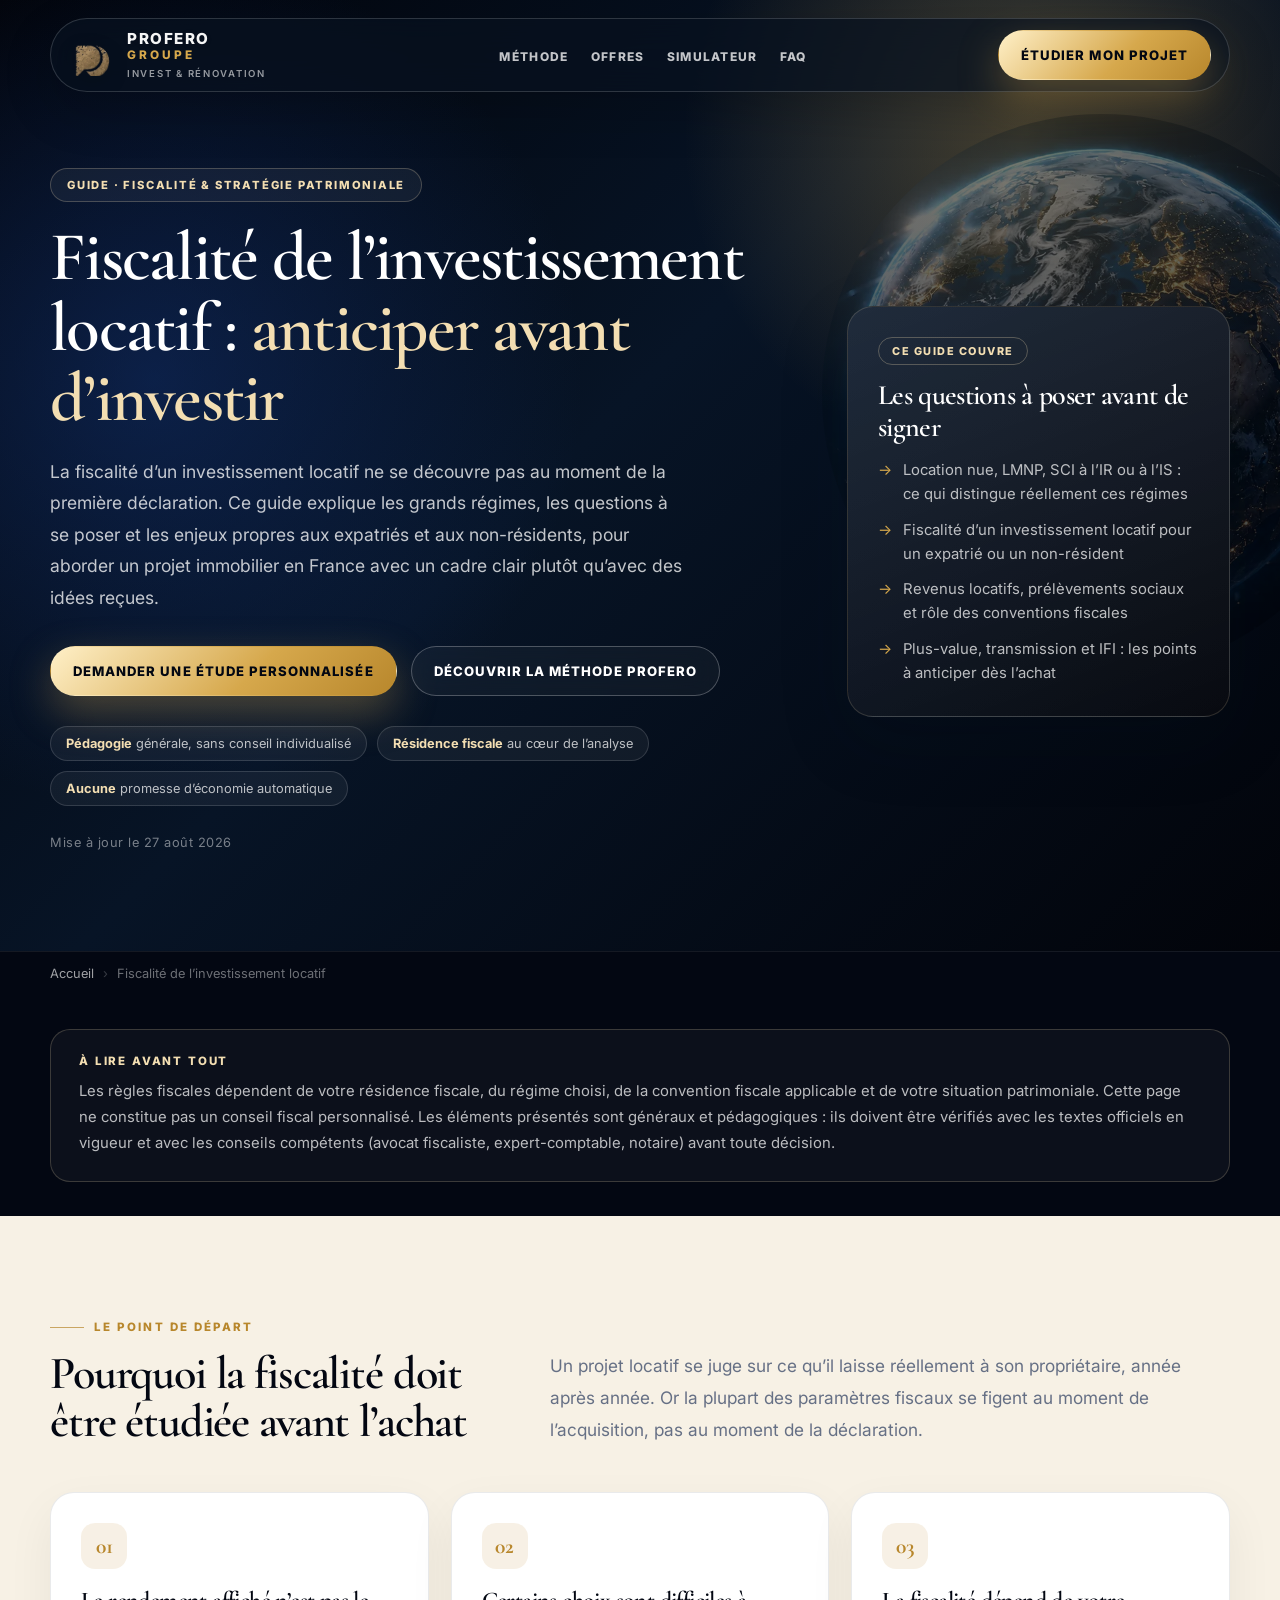
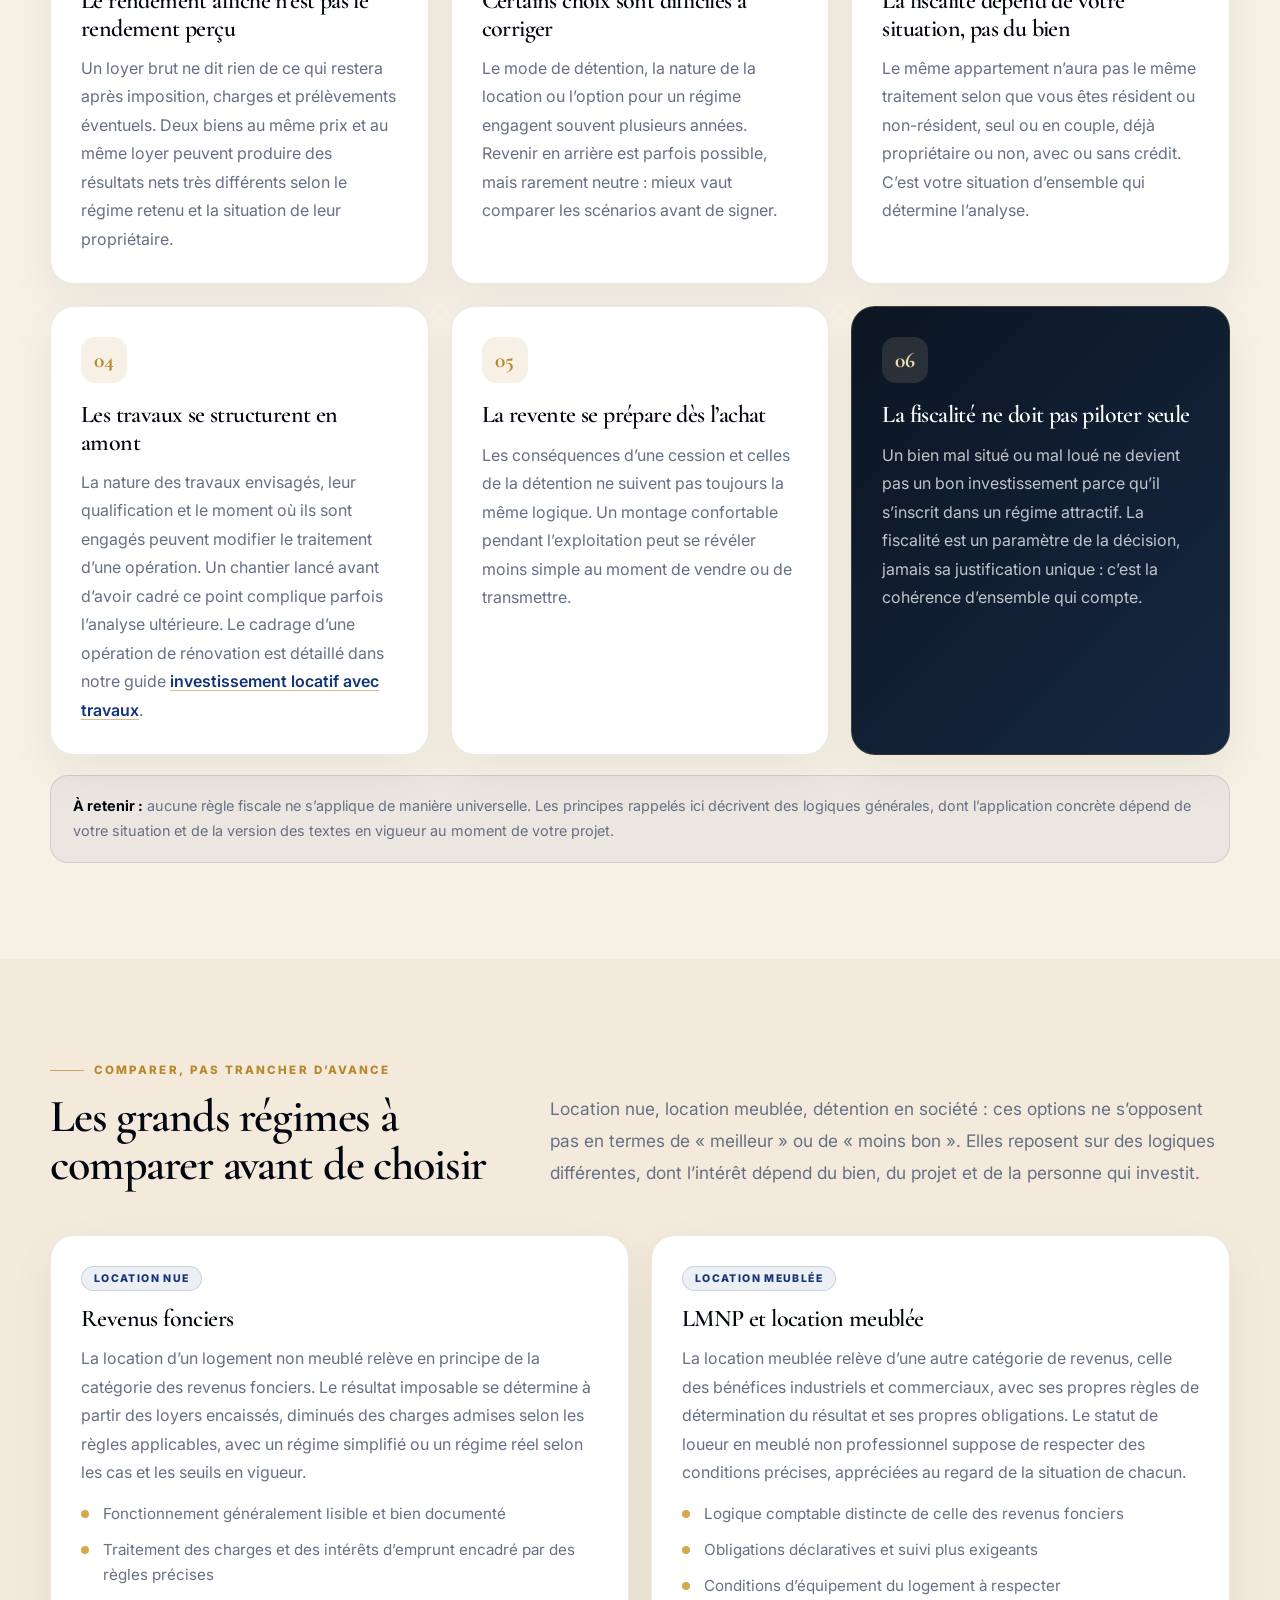
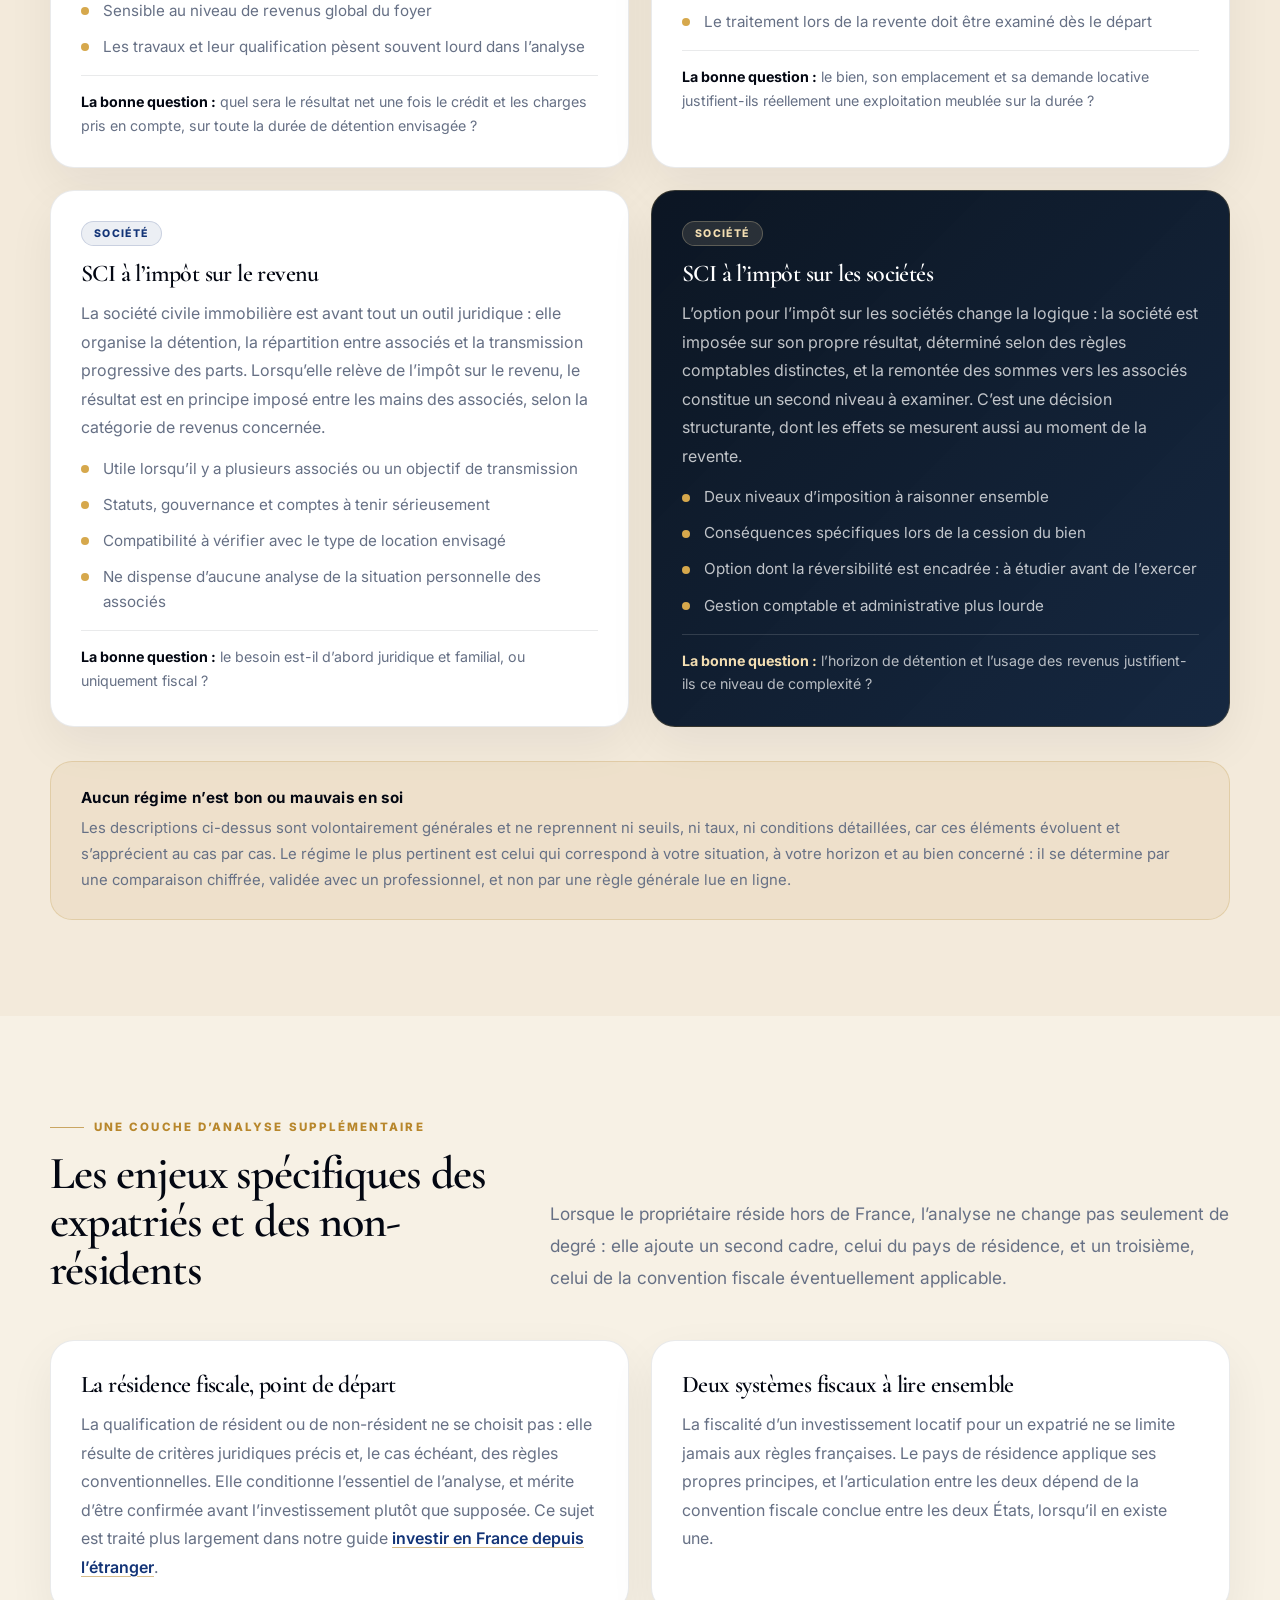
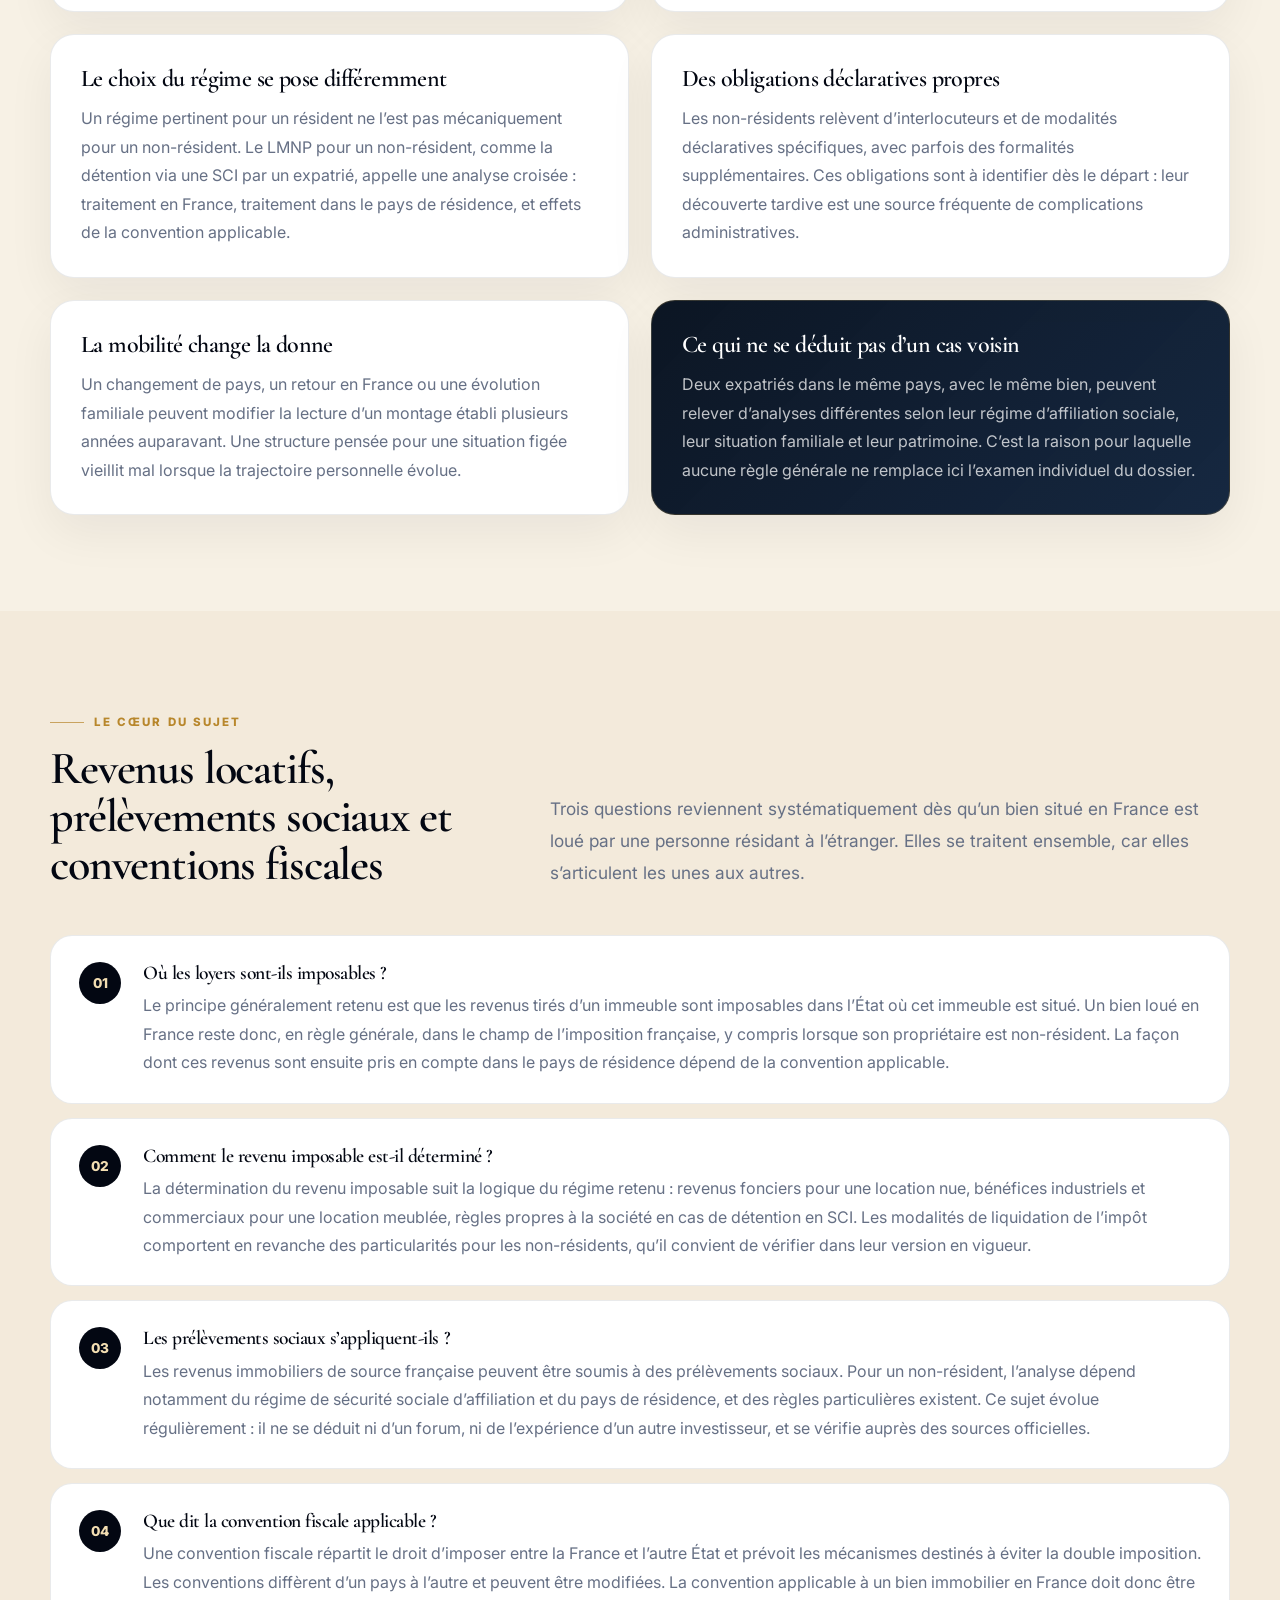
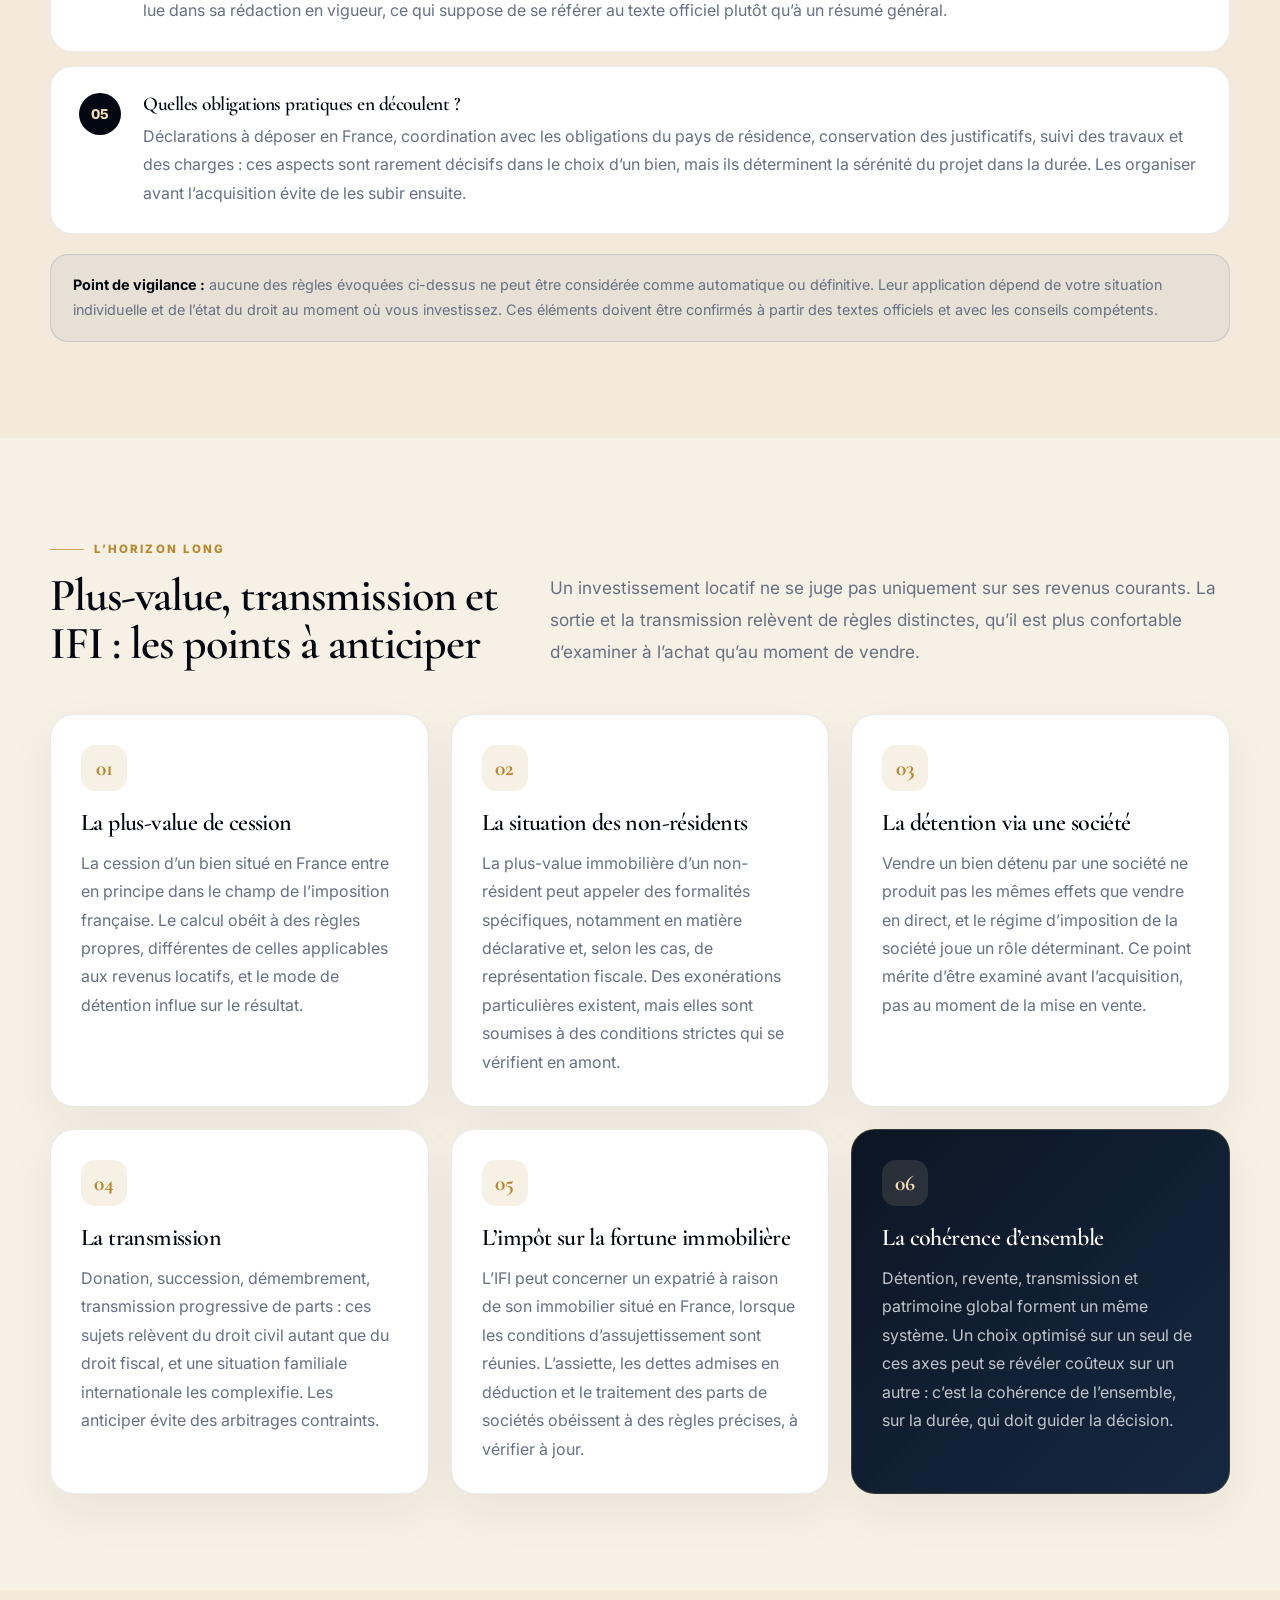
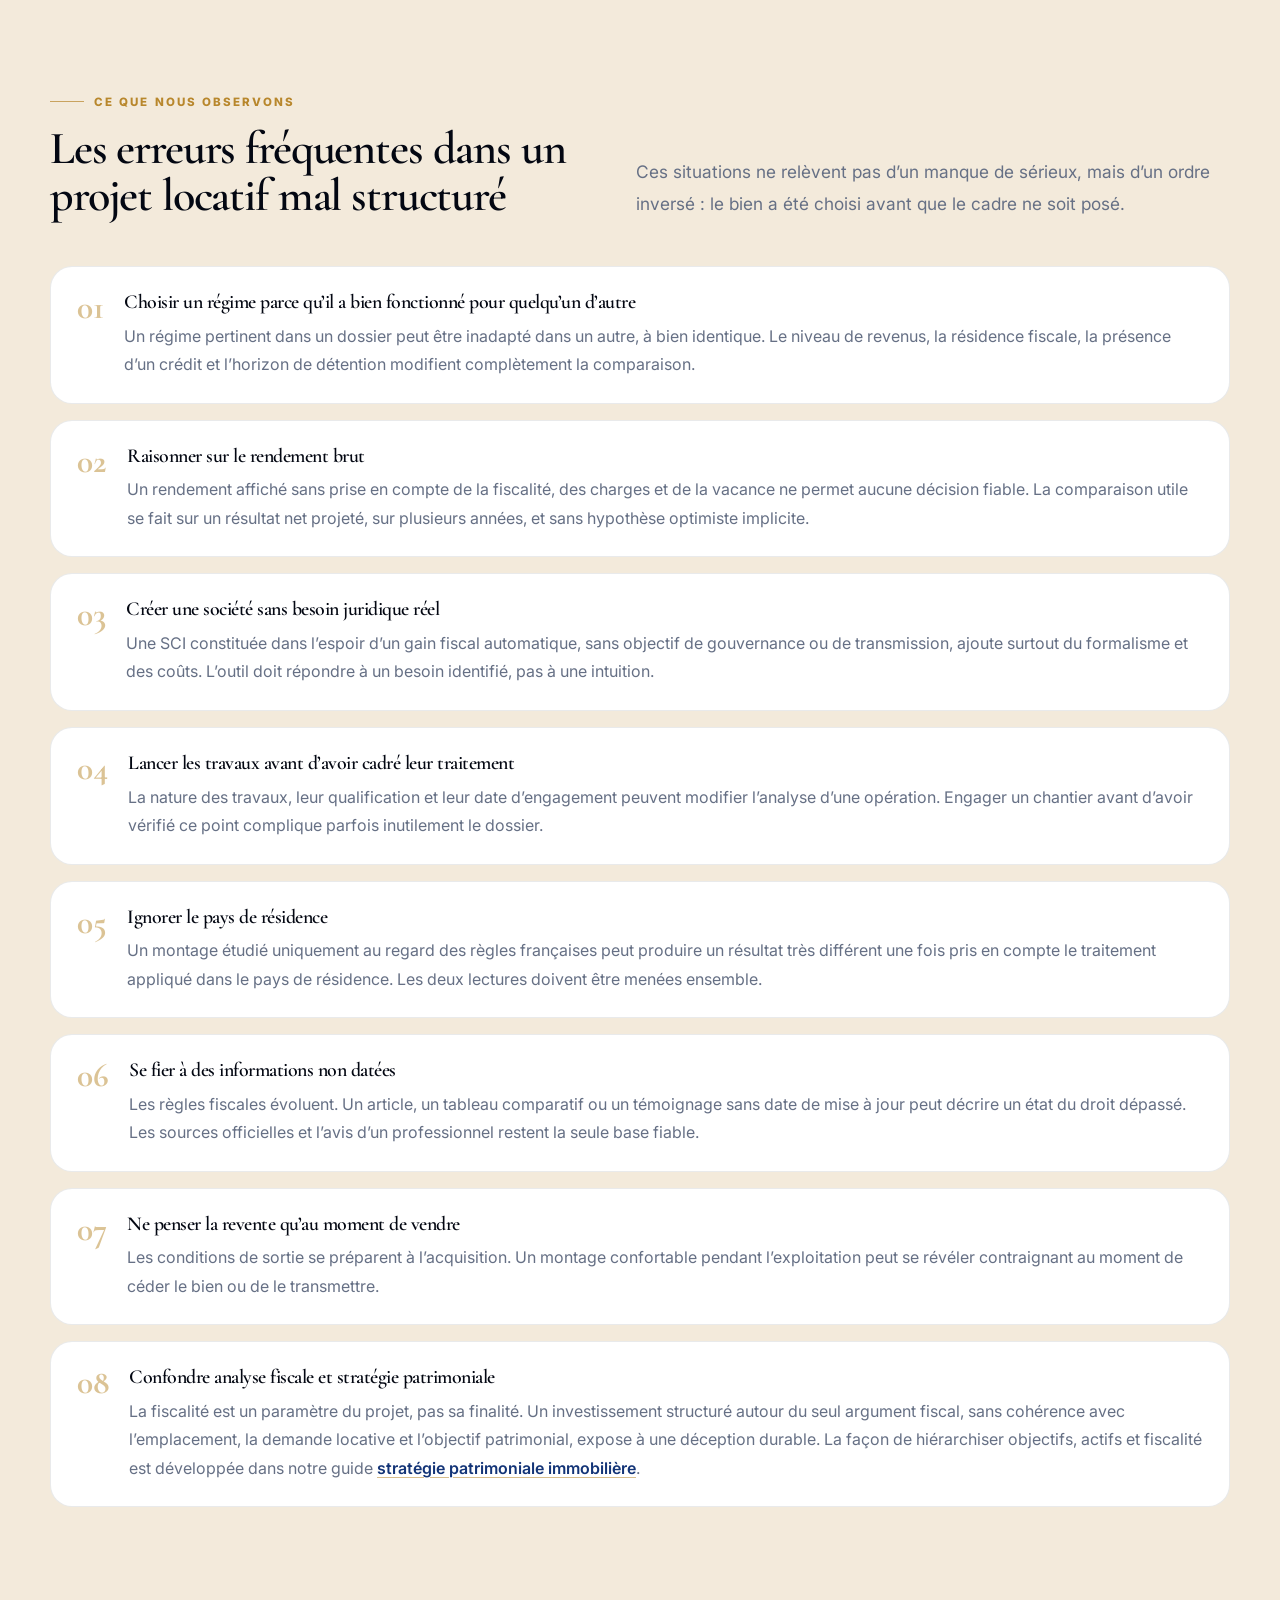
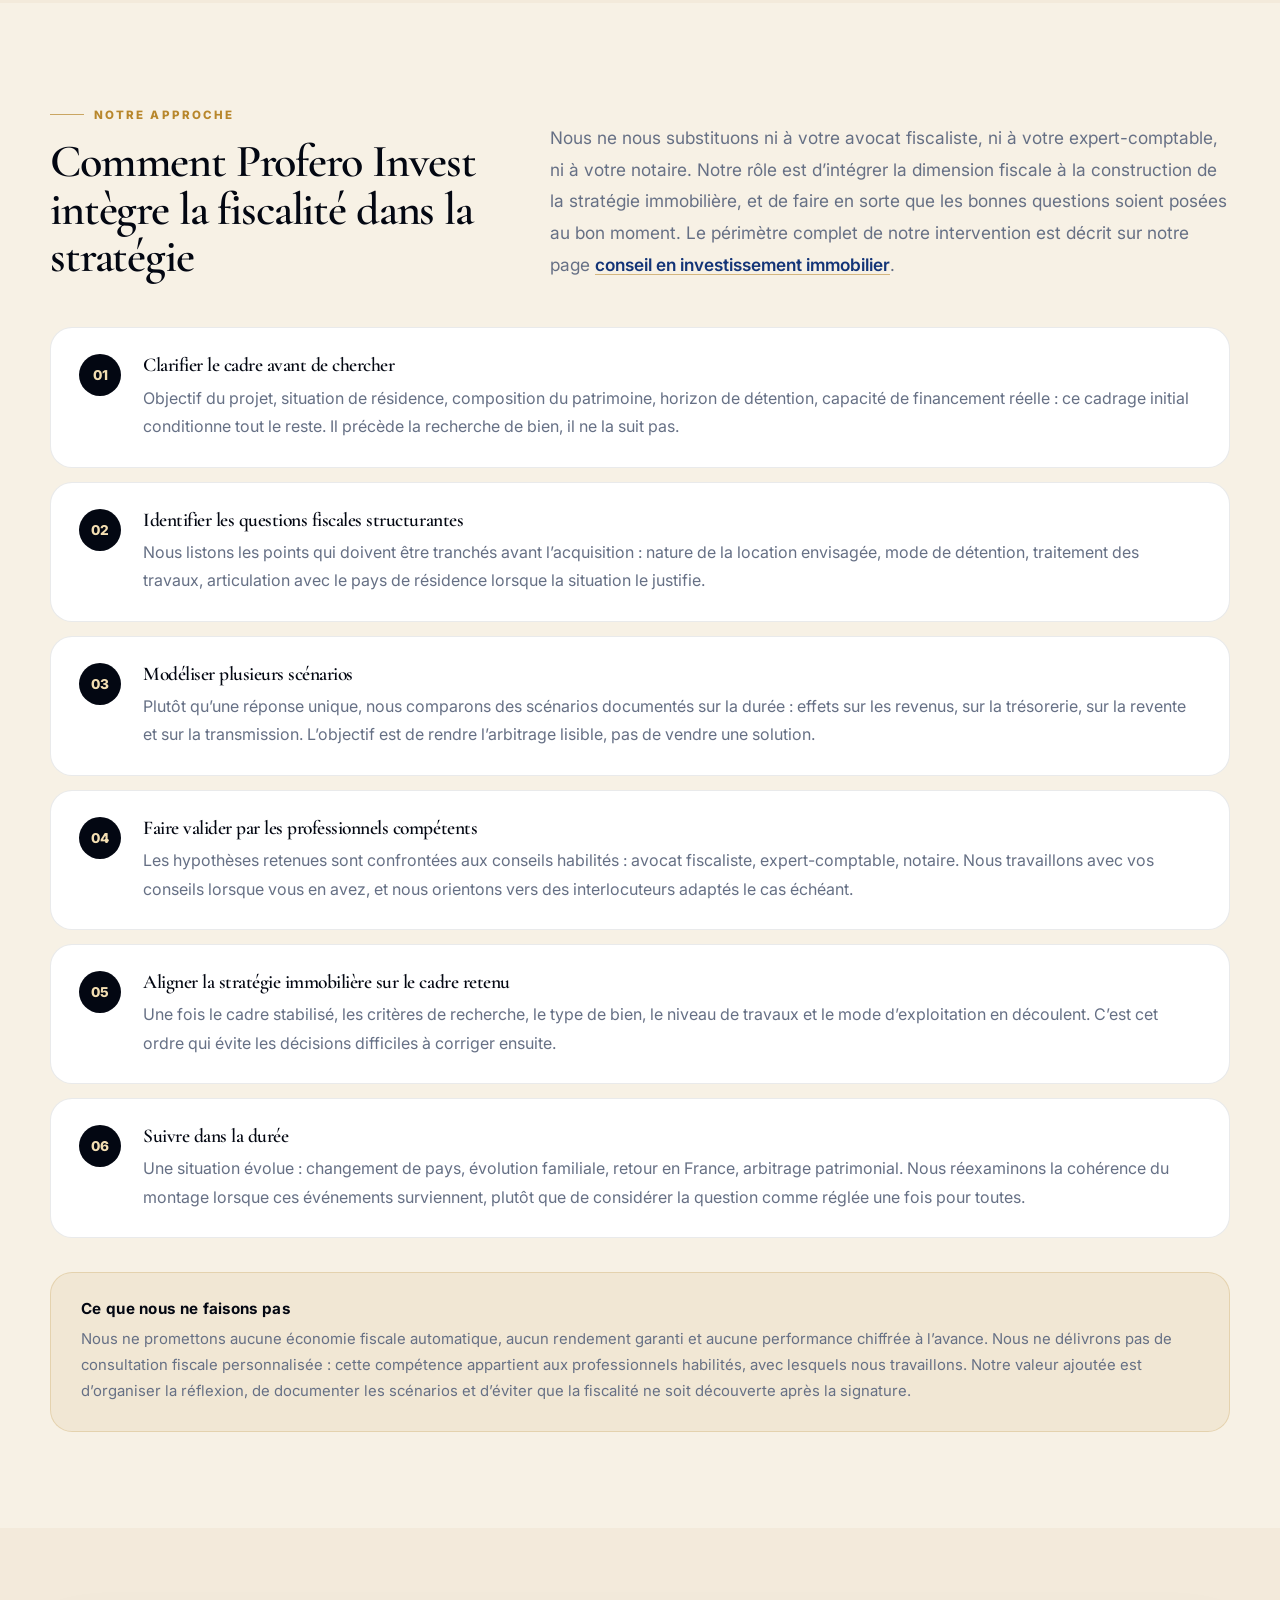
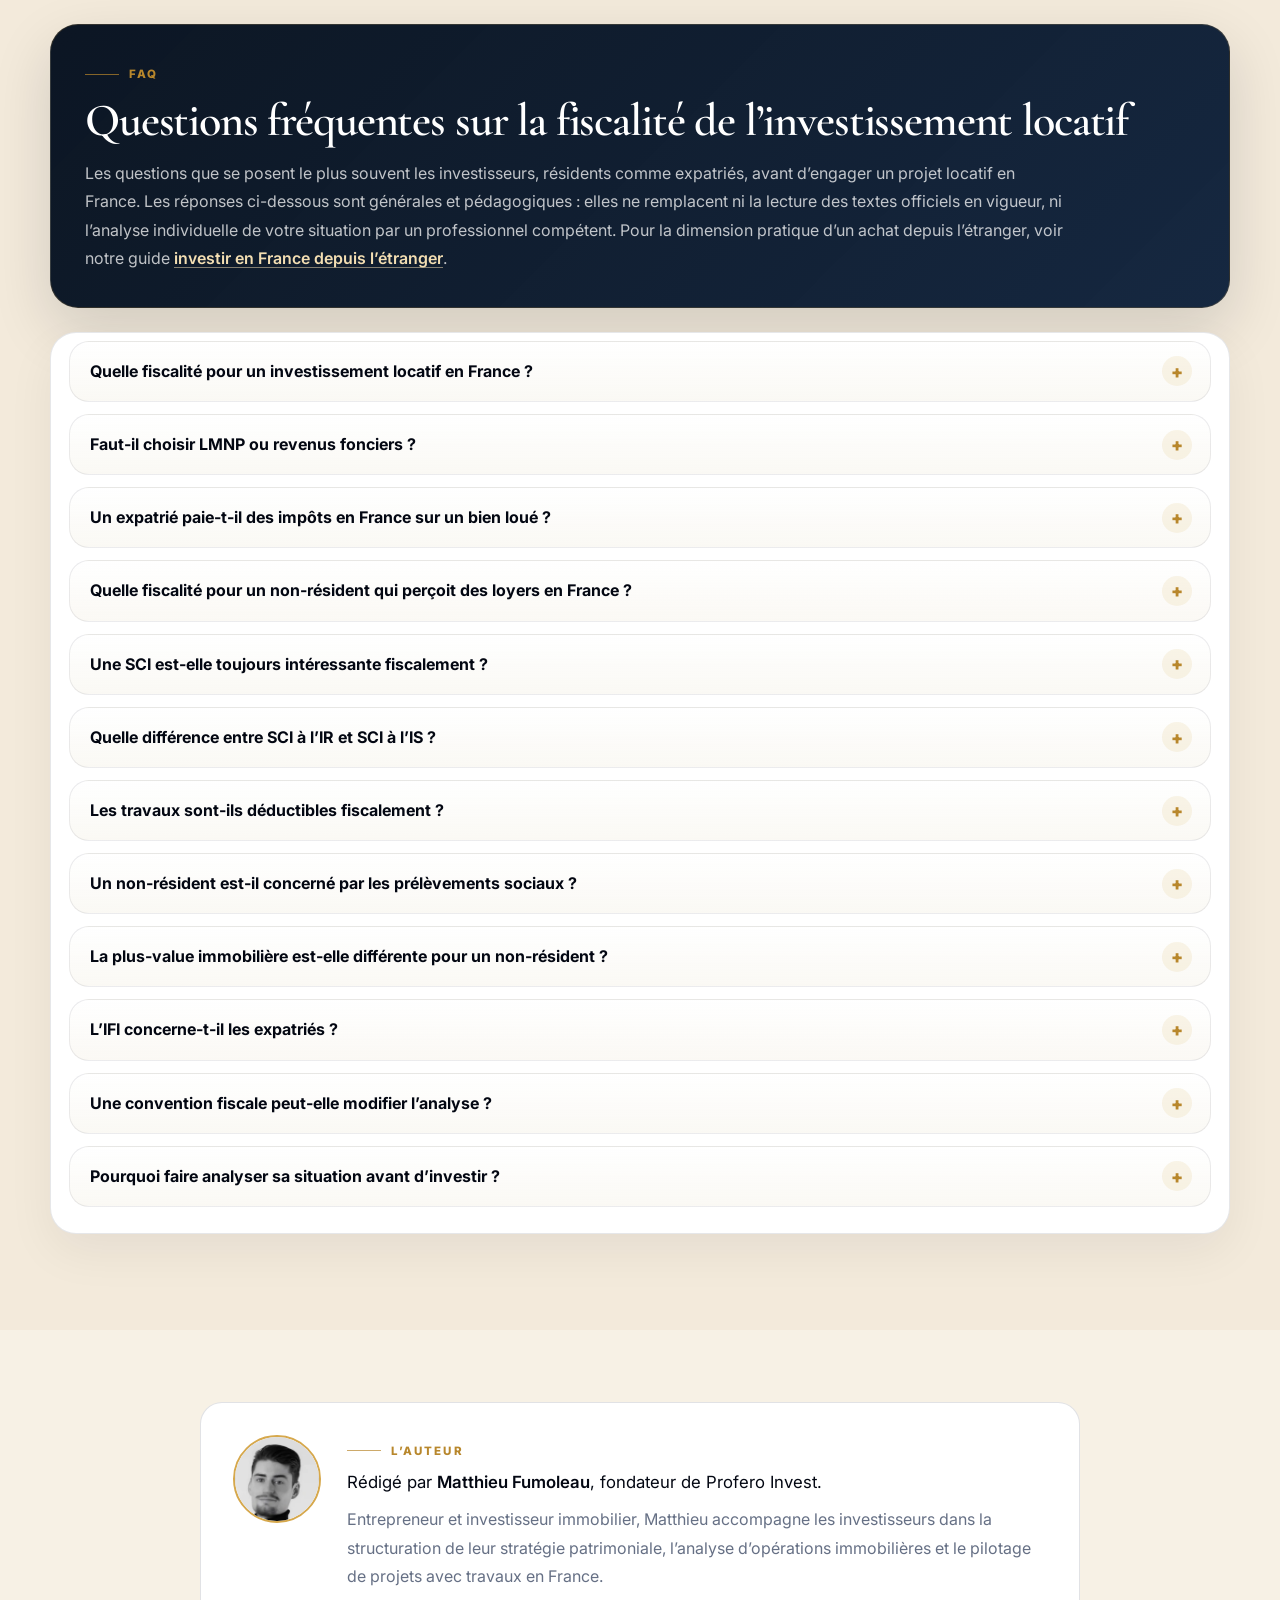
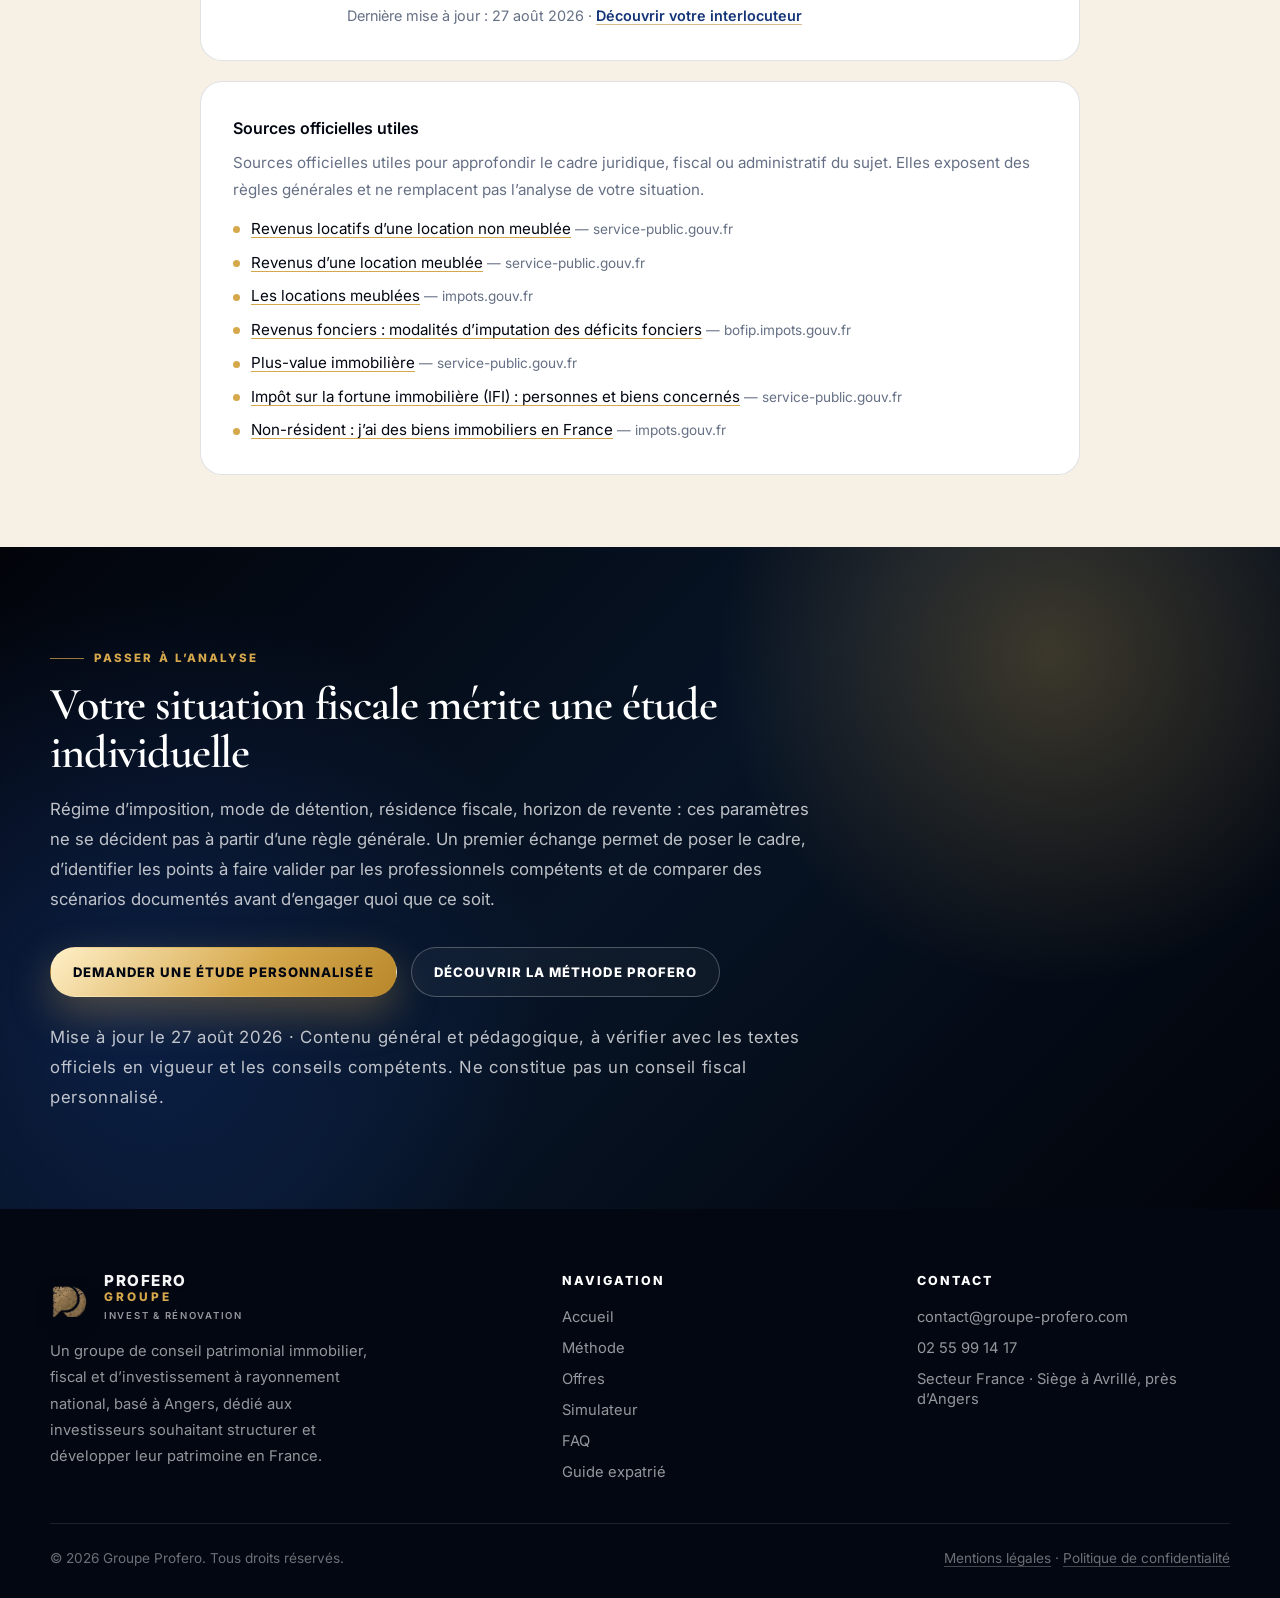
<file: fiscalite-investissement-locatif/index.html>
<!DOCTYPE html>
<html lang="fr"><head>
<meta charset="utf-8"/>
<meta content="width=device-width, initial-scale=1.0" name="viewport"/>
<title>Fiscalité de l’investissement locatif | Profero Invest</title>
<meta name="description" content="Comprenez les enjeux de fiscalité d’un investissement locatif en France : revenus fonciers, LMNP, SCI, non-résidents, plus-value, IFI et stratégie patrimoniale"/>

<link rel="canonical" href="https://www.groupe-profero.com/fiscalite-investissement-locatif/"/>
<meta content="index, follow, max-image-preview:large, max-snippet:-1" name="robots"/>

<link href="/assets/images/favicon-32.png" rel="icon" sizes="32x32" type="image/png"/>
<link href="/assets/images/apple-touch-icon.png" rel="apple-touch-icon" sizes="180x180"/>
<meta content="#030712" name="theme-color"/>

<!-- Open Graph -->
<meta property="og:title" content="Fiscalité de l’investissement locatif | Profero Invest"/>
<meta property="og:description" content="Comprenez les enjeux de fiscalité d’un investissement locatif en France : revenus fonciers, LMNP, SCI, non-résidents, plus-value, IFI et stratégie patrimoniale"/>
<meta property="og:url" content="https://www.groupe-profero.com/fiscalite-investissement-locatif/"/>
<meta property="og:type" content="article"/>
<meta property="og:locale" content="fr_FR"/>
<meta property="og:site_name" content="Profero Invest"/>
<meta property="og:image" content="https://www.groupe-profero.com/og-image.jpg"/>
<meta property="og:image:type" content="image/jpeg"/>
<meta property="og:image:width" content="1200"/>
<meta property="og:image:height" content="630"/>
<meta property="og:image:alt" content="Profero Invest — fiscalité de l’investissement locatif en France"/>

<!-- Twitter Card -->
<meta name="twitter:card" content="summary_large_image"/>
<meta name="twitter:title" content="Fiscalité de l’investissement locatif | Profero Invest"/>
<meta name="twitter:description" content="Comprenez les enjeux de fiscalité d’un investissement locatif en France : revenus fonciers, LMNP, SCI, non-résidents, plus-value, IFI et stratégie patrimoniale"/>
<meta name="twitter:image" content="https://www.groupe-profero.com/og-image.jpg"/>
<meta name="twitter:image:alt" content="Profero Invest — fiscalité de l’investissement locatif en France"/>

<link href="https://fonts.googleapis.com" rel="preconnect"/>
<link crossorigin href="https://fonts.gstatic.com" rel="preconnect"/>
<link href="https://fonts.googleapis.com/css2?family=Cormorant+Garamond:wght@400;500;600;700&amp;family=Inter:wght@400;500;600;700;800&amp;display=swap" rel="stylesheet"/>

<style>
    :root {
      --navy-950: #030712;
      --navy-900: #071426;
      --navy-850: #0c1f3a;
      --navy-800: #11294d;
      --blue-700: #133477;
      --blue-600: #1f48a0;
      --blue-100: #e9eef9;
      --gold-600: #b8872c;
      --gold-500: #d6a84c;
      --gold-200: #f3deb2;
      --cream: #f7f1e5;
      --paper: #f3eadb;
      --white: #ffffff;
      --ink: #111827;
      --muted: #667085;
      --line: rgba(15, 23, 42, .12);
      --shadow: 0 24px 70px rgba(7, 17, 31, .16);
      --radius: 22px;
      --max: 1180px;
    }

    * { box-sizing: border-box; margin: 0; padding: 0; }
    html { scroll-behavior: smooth; }
    body {
      font-family: "Inter", sans-serif;
      color: var(--ink);
      background: var(--cream);
      overflow-x: hidden;
    }
    body.menu-open { overflow: hidden; }
    a { color: inherit; text-decoration: none; }
    img { max-width: 100%; display: block; }
    button { font: inherit; }

    .container { width: min(var(--max), calc(100% - 40px)); margin: 0 auto; }

    h1, h2, h3, h4.serif {
      font-family: "Cormorant Garamond", serif;
      font-weight: 600;
      letter-spacing: -.025em;
    }
    h1 {
      font-size: clamp(2.5rem, 5.4vw, 4.6rem);
      line-height: 1.02;
      color: var(--white);
    }
    h2 {
      font-size: clamp(2rem, 3.6vw, 3.35rem);
      line-height: 1.04;
      color: var(--navy-950);
    }
    h3 { font-size: 1.5rem; line-height: 1.14; color: var(--navy-950); }
    p { line-height: 1.78; color: var(--muted); font-size: 1rem; }
    .lead { font-size: 1.08rem; line-height: 1.85; max-width: 680px; }

    .eyebrow {
      display: inline-flex;
      align-items: center;
      gap: 10px;
      color: var(--gold-600);
      font-size: .72rem;
      font-weight: 800;
      letter-spacing: .18em;
      text-transform: uppercase;
      margin-bottom: 16px;
    }
    .eyebrow::before { content: ""; width: 34px; height: 1px; background: currentColor; opacity: .7; }

    .section { padding: 96px 0; position: relative; }
    .section.alt { background: var(--paper); }
    .section-head {
      display: flex;
      justify-content: space-between;
      align-items: flex-end;
      gap: 40px;
      margin-bottom: 46px;
    }

    .btn {
      display: inline-flex;
      align-items: center;
      justify-content: center;
      gap: 10px;
      border: 1px solid transparent;
      min-height: 50px;
      padding: 14px 22px;
      border-radius: 999px;
      font-size: .82rem;
      font-weight: 800;
      letter-spacing: .08em;
      text-transform: uppercase;
      cursor: pointer;
      transition: transform .22s ease, background .22s ease, color .22s ease, border-color .22s ease, box-shadow .22s ease;
      white-space: nowrap;
    }
    .btn:hover { transform: translateY(-2px); }
    .btn-primary {
      color: var(--navy-950);
      background: linear-gradient(135deg, #fff0c8, #d6a84c 58%, #b8872c);
      box-shadow: 0 16px 42px rgba(214,168,76,.34);
    }
    .btn-primary:hover { box-shadow: 0 20px 50px rgba(201, 146, 45, .35); }
    .btn-outline-light {
      color: var(--white);
      border-color: rgba(255, 255, 255, .26);
      background: rgba(255, 255, 255, .04);
      backdrop-filter: blur(12px);
    }
    .btn-outline-light:hover { border-color: var(--gold-500); color: var(--gold-200); }
    .btn-outline-dark {
      color: var(--navy-950);
      border-color: rgba(7, 17, 31, .2);
      background: rgba(255, 255, 255, .4);
    }
    .btn-outline-dark:hover { border-color: var(--navy-950); background: var(--white); }

    /* NAV */
    .nav { position: fixed; top: 18px; left: 0; right: 0; z-index: 100; pointer-events: none; }
    .nav-inner {
      width: min(var(--max), calc(100% - 32px));
      height: 74px;
      margin: 0 auto;
      display: flex;
      align-items: center;
      justify-content: space-between;
      gap: 24px;
      padding: 0 18px 0 22px;
      border: 1px solid rgba(255, 255, 255, .16);
      border-radius: 999px;
      background: rgba(7, 17, 31, .72);
      backdrop-filter: blur(20px);
      box-shadow: 0 18px 50px rgba(0,0,0,.2);
      pointer-events: auto;
    }
    .brand { display: flex; align-items: center; gap: 12px; color: var(--white); min-width: 235px; }
    .logo-img {
      width: 42px;
      height: 42px;
      object-fit: contain;
      display: block;
      background: transparent;
      filter: drop-shadow(0 6px 10px rgba(0,0,0,.22));
      flex-shrink: 0;
    }
    .brand-text {
      color: var(--white);
      text-shadow: 0 1px 20px rgba(214,168,76,.06);
      letter-spacing: .10em;
      display: flex;
      flex-direction: column;
      gap: 2px;
      line-height: 1;
      font-weight: 800;
      text-transform: uppercase;
    }
    .brand-text strong { display: block; color: rgba(255,255,255,.96); font-size: .95rem; font-weight: 800; letter-spacing: .10em; }
    .brand-text em { display: block; font-style: normal; color: var(--gold-500); font-size: .74rem; font-weight: 800; letter-spacing: .26em; margin-top: 2px; }
    .brand-text span { display: block; color: rgba(255,255,255,.58); font-weight: 600; font-size: .60rem; letter-spacing: .18em; margin-top: 5px; }
    .footer .brand-text strong { color: rgba(255,255,255,.96); }
    .footer .brand-text em { color: var(--gold-500); }

    .nav-links { display: flex; align-items: center; gap: 22px; list-style: none; }
    .nav-links a {
      color: rgba(255,255,255,.76);
      font-size: .75rem;
      font-weight: 800;
      letter-spacing: .11em;
      text-transform: uppercase;
      transition: color .2s ease;
    }
    .nav-links a:hover { color: var(--gold-200); }
    .nav-action { display: flex; align-items: center; gap: 10px; }
    .mobile-toggle {
      display: none;
      width: 46px;
      height: 46px;
      border: 1px solid rgba(255,255,255,.22);
      border-radius: 50%;
      background: transparent;
      color: var(--white);
      cursor: pointer;
    }
    .mobile-toggle span { display: block; width: 18px; height: 2px; margin: 4px auto; background: currentColor; }

    /* HERO */
    .hero {
      position: relative;
      padding: 168px 0 96px;
      background:
        radial-gradient(circle at 80% 14%, rgba(214,168,76,.30), transparent 26%),
        radial-gradient(circle at 12% 40%, rgba(19,52,119,.50), transparent 34%),
        linear-gradient(135deg, #02040A 0%, #071426 46%, #02040A 100%);
      overflow: hidden;
    }
    .hero-globe {
      position: absolute;
      right: -8%;
      top: 12%;
      width: min(46vw, 560px);
      aspect-ratio: 1;
      border-radius: 50%;
      background-image: url("/assets/images/globe-terre-nuit.webp");
      background-size: cover;
      background-position: center;
      opacity: .30;
      filter: saturate(.9) contrast(1.05);
      pointer-events: none;
    }
    .hero-grid { position: relative; z-index: 2; display: grid; grid-template-columns: 1.32fr .68fr; gap: 54px; align-items: center; }
    .hero-kicker {
      display: inline-flex;
      align-items: center;
      gap: 10px;
      margin-bottom: 20px;
      padding: 9px 16px;
      border-radius: 999px;
      border: 1px solid rgba(243,222,178,.24);
      background: rgba(255,255,255,.05);
      color: var(--gold-200);
      font-size: .7rem;
      font-weight: 800;
      letter-spacing: .16em;
      text-transform: uppercase;
    }
    .hero h1 strong { color: var(--gold-200); font-weight: 600; }
    .hero-sub { color: rgba(255,255,255,.76); font-size: 1.1rem; line-height: 1.8; max-width: 640px; margin-top: 22px; }
    .hero-actions { display: flex; flex-wrap: wrap; gap: 14px; margin-top: 32px; }
    .hero-proof { display: flex; flex-wrap: wrap; gap: 10px; margin-top: 30px; }
    .proof-pill {
      padding: 9px 15px;
      border-radius: 999px;
      border: 1px solid rgba(255,255,255,.14);
      background: rgba(255,255,255,.05);
      color: rgba(255,255,255,.72);
      font-size: .8rem;
    }
    .proof-pill b { color: var(--gold-200); font-weight: 700; }
    .hero-card {
      border-radius: 26px;
      padding: 30px;
      background:
        linear-gradient(160deg, rgba(255,255,255,.10), rgba(255,255,255,.025)),
        linear-gradient(135deg, #071426, #02040A);
      border: 1px solid rgba(243,222,178,.16);
      box-shadow: var(--shadow);
    }
    .hero-card .tag {
      display: inline-block;
      margin-bottom: 14px;
      padding: 6px 13px;
      border-radius: 999px;
      border: 1px solid rgba(243,222,178,.28);
      color: var(--gold-200);
      font-size: .68rem;
      font-weight: 800;
      letter-spacing: .14em;
      text-transform: uppercase;
    }
    .hero-card-title {
      font-family: "Cormorant Garamond", serif;
      font-weight: 600;
      letter-spacing: -.025em;
      color: var(--white);
      font-size: 1.75rem;
      line-height: 1.15;
      margin-bottom: 16px;
    }
    .hero-card ul { list-style: none; display: grid; gap: 12px; }
    .hero-card li {
      display: flex;
      gap: 11px;
      color: rgba(255,255,255,.72);
      font-size: .93rem;
      line-height: 1.6;
    }
    .hero-card li::before { content: "→"; color: var(--gold-500); flex-shrink: 0; }

    .updated {
      margin-top: 26px;
      color: rgba(255,255,255,.46);
      font-size: .8rem;
      letter-spacing: .04em;
    }

    /* BREADCRUMB */
    .crumb { background: var(--navy-950); padding: 14px 0; border-top: 1px solid rgba(255,255,255,.07); }
    .crumb ol { list-style: none; display: flex; flex-wrap: wrap; gap: 9px; color: rgba(255,255,255,.42); font-size: .8rem; }
    .crumb a { color: rgba(255,255,255,.62); transition: color .2s ease; }
    .crumb a:hover { color: var(--gold-200); }
    .crumb li + li::before { content: "›"; margin-right: 9px; opacity: .5; }

    /* CARTES */
    .grid-2 { display: grid; grid-template-columns: repeat(2, minmax(0, 1fr)); gap: 22px; }
    .grid-3 { display: grid; grid-template-columns: repeat(3, minmax(0, 1fr)); gap: 22px; }
    .card {
      border-radius: 24px;
      padding: 30px;
      background: var(--white);
      border: 1px solid rgba(15,23,42,.09);
      box-shadow: 0 18px 48px rgba(15,23,42,.06);
    }
    .card h3 { margin-bottom: 12px; }
    .card ul { list-style: none; display: grid; gap: 11px; margin-top: 14px; }
    .card li { position: relative; padding-left: 22px; color: var(--muted); font-size: .95rem; line-height: 1.65; }
    .card li::before { content: ""; position: absolute; left: 0; top: .62em; width: 8px; height: 8px; border-radius: 50%; background: var(--gold-500); }
    .card-num {
      display: grid;
      place-items: center;
      width: 46px;
      height: 46px;
      margin-bottom: 18px;
      border-radius: 14px;
      background: rgba(184,135,44,.12);
      color: var(--gold-600);
      font-family: "Cormorant Garamond", serif;
      font-size: 1.35rem;
      font-weight: 700;
    }
    .card.dark {
      background: linear-gradient(135deg, rgba(7,17,31,.98), rgba(12,31,58,.96));
      border-color: rgba(214,168,76,.20);
      color: var(--white);
    }
    .card.dark h3 { color: var(--white); }
    .card.dark p, .card.dark li { color: rgba(255,255,255,.74); }
    .card.dark .card-num { background: rgba(243,222,178,.12); color: var(--gold-200); }

    /* ERREURS */
    .mistake { display: grid; grid-template-columns: auto 1fr; gap: 20px; align-items: start; padding: 24px 26px; border-radius: 22px; background: var(--white); border: 1px solid rgba(15,23,42,.09); }
    .mistake-num {
      font-family: "Cormorant Garamond", serif;
      font-size: 2.1rem;
      font-weight: 700;
      line-height: 1;
      color: rgba(184,135,44,.5);
    }
    .mistake h3 { font-size: 1.24rem; margin-bottom: 8px; }
    .mistakes { display: grid; gap: 16px; }

    /* QUESTIONS */
    .qlist { display: grid; grid-template-columns: repeat(2, minmax(0,1fr)); gap: 18px; }
    .qitem {
      padding: 24px 26px;
      border-radius: 20px;
      background: rgba(255,255,255,.65);
      border: 1px solid rgba(15,23,42,.08);
    }
    .qitem strong { display: block; color: var(--navy-950); font-size: 1.02rem; margin-bottom: 8px; line-height: 1.4; }
    .qitem span { color: var(--muted); font-size: .93rem; line-height: 1.7; }

    /* MÉTHODE */
    .steps { display: grid; gap: 14px; counter-reset: step; }
    .step {
      display: grid;
      grid-template-columns: auto 1fr;
      gap: 22px;
      align-items: start;
      padding: 26px 28px;
      border-radius: 22px;
      background: var(--white);
      border: 1px solid rgba(15,23,42,.09);
    }
    .step-index {
      display: grid;
      place-items: center;
      width: 42px;
      height: 42px;
      border-radius: 50%;
      background: var(--navy-950);
      color: var(--gold-200);
      font-size: .85rem;
      font-weight: 800;
      flex-shrink: 0;
    }
    .step h3 { font-size: 1.22rem; margin-bottom: 7px; }

    /* CAUTION */
    .caution {
      margin-top: 34px;
      padding: 26px 30px;
      border-radius: 22px;
      background: rgba(184,135,44,.09);
      border: 1px solid rgba(184,135,44,.22);
      display: grid;
      gap: 8px;
    }
    .caution strong { color: var(--navy-950); font-size: .95rem; letter-spacing: .02em; }
    .caution span { color: var(--muted); font-size: .93rem; line-height: 1.75; }

    /* FAQ */
    .faq-shell { display: grid; gap: 24px; }
    .faq-intro-card {
      border-radius: 28px;
      padding: 34px;
      background: linear-gradient(135deg, rgba(7,17,31,.98), rgba(12,31,58,.96));
      color: var(--white);
      border: 1px solid rgba(214,168,76,.18);
      box-shadow: 0 22px 60px rgba(7,17,31,.14);
    }
    .faq-intro-card h2 { color: var(--white); margin-bottom: 14px; }
    .faq-intro-card p { color: rgba(255,255,255,.74); max-width: 980px; }
    .faq-category {
      border-radius: 26px;
      background: var(--white);
      border: 1px solid rgba(15,23,42,.10);
      box-shadow: 0 18px 48px rgba(15,23,42,.06);
      overflow: hidden;
      padding: 8px 0;
    }
    .faq-category details {
      margin: 0 18px 12px;
      border-radius: 20px;
      overflow: hidden;
      border: 1px solid rgba(15,23,42,.08);
      background: linear-gradient(180deg, rgba(255,255,255,1), rgba(250,248,243,.9));
    }
    .faq-category details:last-child { margin-bottom: 18px; }
    .faq-category summary {
      list-style: none;
      cursor: pointer;
      padding: 18px 56px 18px 20px;
      font-weight: 700;
      color: var(--navy-950);
      position: relative;
      line-height: 1.45;
    }
    .faq-category summary::-webkit-details-marker { display: none; }
    .faq-category summary::after {
      content: "+";
      position: absolute;
      right: 18px;
      top: 50%;
      transform: translateY(-50%);
      width: 30px;
      height: 30px;
      border-radius: 50%;
      display: grid;
      place-items: center;
      background: rgba(214,168,76,.12);
      color: var(--gold-600);
      font-size: 1.1rem;
      font-weight: 900;
    }
    .faq-category details[open] summary::after { content: "–"; }
    .faq-answer { padding: 0 20px 18px; color: var(--muted); line-height: 1.75; font-size: .96rem; }

    /* CTA FINAL */
    .cta-final {
      padding: 96px 0;
      background:
        radial-gradient(circle at 82% 16%, rgba(214,168,76,.26), transparent 28%),
        radial-gradient(circle at 10% 70%, rgba(19,52,119,.45), transparent 34%),
        linear-gradient(135deg, #02040A 0%, #071426 48%, #02040A 100%);
    }
    .cta-inner { max-width: 780px; }
    .cta-final h2 { color: var(--white); margin-bottom: 18px; }
    .cta-final p { color: rgba(255,255,255,.74); font-size: 1.05rem; }
    .cta-actions { display: flex; flex-wrap: wrap; gap: 14px; margin-top: 32px; }

    /* FOOTER */
    .footer { background: var(--navy-950); color: rgba(255,255,255,.66); padding: 64px 0 32px; }
    .footer-grid { display: grid; grid-template-columns: 1.5fr 1fr 1fr; gap: 42px; margin-bottom: 42px; }
    .footer h4 { color: var(--white); font-size: .78rem; letter-spacing: .16em; text-transform: uppercase; margin-bottom: 18px; font-weight: 800; }
    .footer p { color: rgba(255,255,255,.58); max-width: 340px; font-size: .92rem; }
    .footer .brand { margin-bottom: 18px; }
    .footer ul { list-style: none; display: grid; gap: 11px; }
    .footer a { color: rgba(255,255,255,.58); font-size: .92rem; transition: color .2s ease; }
    .footer a:hover { color: var(--gold-200); }
    .footer-bottom {
      border-top: 1px solid rgba(255,255,255,.1);
      padding-top: 26px;
      display: flex;
      justify-content: space-between;
      gap: 24px;
      color: rgba(255,255,255,.42);
      font-size: .85rem;
    }
    .footer-bottom a { color: inherit; font-size: inherit; text-decoration: underline; text-underline-offset: 3px; text-decoration-color: rgba(255,255,255,.25); }
    .footer-bottom a:hover { color: var(--gold-200); text-decoration-color: rgba(243,222,178,.5); }

    /* REVEAL */
    .reveal { opacity: 0; transform: translateY(22px); transition: opacity .75s ease, transform .75s ease; }
    .reveal.visible { opacity: 1; transform: translateY(0); }
    @media (prefers-reduced-motion: reduce) {
      html { scroll-behavior: auto; }
      .reveal { opacity: 1; transform: none; transition: none; }
    }

    @media (max-width: 1120px) {
      .nav-links { display: none; }
      .mobile-toggle { display: block; }
      .nav-action .btn { display: none; }
      .mobile-menu {
        position: fixed;
        top: 104px;
        left: 16px;
        right: 16px;
        z-index: 99;
        display: none;
        padding: 22px;
        border-radius: 28px;
        background: rgba(7,17,31,.94);
        backdrop-filter: blur(20px);
        border: 1px solid rgba(255,255,255,.14);
        box-shadow: var(--shadow);
      }
      .mobile-menu.open { display: block; }
      .mobile-menu a {
        display: block;
        padding: 16px;
        border-bottom: 1px solid rgba(255,255,255,.08);
        color: rgba(255,255,255,.84);
        font-weight: 800;
        letter-spacing: .1em;
        text-transform: uppercase;
        font-size: .8rem;
      }
      .mobile-menu a:last-child { border-bottom: none; }
      .hero-grid { grid-template-columns: 1fr; }
      .section-head { flex-direction: column; align-items: flex-start; }
      .footer-grid { grid-template-columns: 1fr 1fr; }
    }
    @media (min-width: 1121px) { .mobile-menu { display: none !important; } }

    @media (max-width: 860px) {
      .grid-2, .grid-3, .qlist { grid-template-columns: 1fr; }
    }

    @media (max-width: 720px) {
      .container { width: min(100% - 28px, var(--max)); }
      .nav { top: 10px; }
      .nav-inner { width: calc(100% - 20px); height: 66px; padding-left: 14px; }
      .brand { min-width: 0; }
      .logo-img { width: 36px; height: 36px; }
      .brand-text strong { font-size: .78rem; }
      .brand-text em { font-size: .62rem; letter-spacing: .20em; }
      .brand-text span { font-size: .54rem; }
      .hero { padding: 128px 0 70px; }
      .hero-globe { width: 78vw; right: -26vw; top: 58%; opacity: .16; }
      .hero-actions .btn, .cta-actions .btn { width: 100%; }
      .section, .cta-final { padding: 68px 0; }
      .card, .step, .mistake, .faq-intro-card { padding: 26px; }
      .mistake, .step { grid-template-columns: 1fr; gap: 12px; }
      .footer-grid { grid-template-columns: 1fr; }
      .footer-bottom { flex-direction: column; }
    }

    /* ADDITIONS PAGE FISCALITÉ */
    .ilink {
      color: var(--blue-700);
      font-weight: 600;
      text-decoration: underline;
      text-underline-offset: 3px;
      text-decoration-thickness: 1px;
      text-decoration-color: rgba(184,135,44,.55);
      transition: color .2s ease, text-decoration-color .2s ease;
    }
    .ilink:hover { color: var(--gold-600); text-decoration-color: var(--gold-500); }
    .card.dark .ilink, .faq-intro-card .ilink, .cta-final .ilink {
      color: var(--gold-200);
      text-decoration-color: rgba(243,222,178,.5);
    }
    .card.dark .ilink:hover, .faq-intro-card .ilink:hover, .cta-final .ilink:hover { color: var(--white); }

    .regime-head {
      display: flex;
      flex-wrap: wrap;
      align-items: center;
      gap: 12px;
      margin-bottom: 14px;
    }
    .regime-tag {
      padding: 5px 12px;
      border-radius: 999px;
      background: rgba(19,52,119,.08);
      border: 1px solid rgba(19,52,119,.16);
      color: var(--blue-700);
      font-size: .66rem;
      font-weight: 800;
      letter-spacing: .13em;
      text-transform: uppercase;
    }
    .card.dark .regime-tag {
      background: rgba(243,222,178,.12);
      border-color: rgba(243,222,178,.26);
      color: var(--gold-200);
    }
    .regime-line {
      margin-top: 16px;
      padding-top: 14px;
      border-top: 1px solid rgba(15,23,42,.09);
      color: var(--muted);
      font-size: .89rem;
      line-height: 1.65;
    }
    .card.dark .regime-line { border-top-color: rgba(255,255,255,.14); color: rgba(255,255,255,.7); }
    .regime-line b { color: var(--navy-950); font-weight: 700; }
    .card.dark .regime-line b { color: var(--gold-200); }

    .note {
      margin-top: 20px;
      padding: 18px 22px;
      border-radius: 18px;
      background: rgba(19,52,119,.05);
      border: 1px solid rgba(19,52,119,.14);
      color: var(--muted);
      font-size: .9rem;
      line-height: 1.72;
    }
    .note b { color: var(--navy-950); }

    /* la colonne du hero ne doit pas etre etiree par un mot long */
    .hero-grid > * { min-width: 0; }
    .hero h1 { overflow-wrap: break-word; }

    .disclaimer-band { background: var(--navy-950); padding: 34px 0; }
    .disclaimer-inner {
      display: grid;
      gap: 10px;
      padding: 24px 28px;
      border-radius: 20px;
      background: rgba(255,255,255,.04);
      border: 1px solid rgba(243,222,178,.20);
    }
    .disclaimer-inner strong {
      color: var(--gold-200);
      font-size: .72rem;
      font-weight: 800;
      letter-spacing: .16em;
      text-transform: uppercase;
    }
    .disclaimer-inner span { color: rgba(255,255,255,.72); font-size: .93rem; line-height: 1.78; }

    @media (max-width: 720px) {
      .disclaimer-inner { padding: 20px 18px; }
      .note { padding: 16px 18px; }
      .hero h1 { font-size: clamp(1.95rem, 8.4vw, 3.1rem); }
      .hero-card-title { font-size: 1.5rem; }
      .hero-sub, .hero-kicker, .proof-pill { max-width: 100%; }
      .hero-kicker { white-space: normal; line-height: 1.5; }
    }
  
    /* Bloc auteur et sources officielles */
    .author-section { padding: 72px 0; }
    .author-card, .sources-card {
      max-width: 880px; margin: 0 auto; background: var(--white);
      border: 1px solid var(--line); border-radius: var(--radius); padding: 32px;
    }
    .author-card { display: grid; grid-template-columns: 88px 1fr; gap: 26px; align-items: start; }
    .author-photo { width: 88px; height: 88px; border-radius: 50%; object-fit: cover; object-position: center 18%; border: 2px solid var(--gold-500); }
    .author-body .eyebrow { margin-bottom: 10px; }
    .author-name { color: var(--navy-950); font-size: 1.05rem; margin-bottom: 8px; }
    .author-name strong { font-weight: 600; }
    .author-meta { font-size: .9rem; margin-top: 12px; }
    .sources-card { margin-top: 20px; }
    .sources-title { color: var(--navy-950); font-weight: 600; margin-bottom: 6px; }
    .sources-intro { font-size: .95rem; margin-bottom: 14px; }
    .sources-list { list-style: none; display: grid; gap: 10px; }
    .sources-list li { line-height: 1.55; color: var(--muted); font-size: .95rem; padding-left: 18px; position: relative; overflow-wrap: anywhere; }
    .sources-list li::before { content: ""; position: absolute; left: 0; top: .62em; width: 7px; height: 7px; border-radius: 50%; background: var(--gold-500); }
    .sources-list a { color: var(--navy-950); text-decoration: underline; text-decoration-color: var(--gold-500); text-underline-offset: 3px; }
    .sources-list a:hover { color: var(--gold-600); }
    .sources-list span { font-size: .85rem; }
    @media (max-width: 720px) {
      .author-section { padding: 52px 0; }
      .author-card, .sources-card { padding: 24px 20px; }
      .author-card { grid-template-columns: 1fr; gap: 16px; }
      .author-photo { width: 72px; height: 72px; }
    }
  </style>
<link rel="stylesheet" href="/assets/css/motion.css"/>

<noscript><style>.reveal{opacity:1!important;transform:translateY(0)!important}</style></noscript>

<!-- Schema.org : WebPage + BreadcrumbList + FAQPage -->
<script type="application/ld+json">
{
  "@context": "https://schema.org",
  "@graph": [
    {
      "@type": "WebPage",
      "@id": "https://www.groupe-profero.com/fiscalite-investissement-locatif/#webpage",
      "url": "https://www.groupe-profero.com/fiscalite-investissement-locatif/",
      "name": "Fiscalité de l’investissement locatif | Profero Invest",
      "description": "Comprenez les enjeux de fiscalité d’un investissement locatif en France : revenus fonciers, LMNP, SCI, non-résidents, plus-value, IFI et stratégie patrimoniale",
      "inLanguage": "fr-FR",
      "dateModified": "2026-08-27",
      "isPartOf": {
        "@type": "WebSite",
        "@id": "https://www.groupe-profero.com/#website",
        "url": "https://www.groupe-profero.com/",
        "name": "Profero Invest"
      },
      "about": {
        "@type": "Thing",
        "name": "Fiscalité de l’investissement locatif"
      },
      "publisher": {
        "@id": "https://www.groupe-profero.com/#organization"
      },
      "breadcrumb": {
        "@id": "https://www.groupe-profero.com/fiscalite-investissement-locatif/#breadcrumb"
      },
      "primaryImageOfPage": {
        "@type": "ImageObject",
        "url": "https://www.groupe-profero.com/og-image.jpg"
      },
      "author": {
        "@id": "https://www.groupe-profero.com/#matthieu-fumoleau"
      }
    },
    {
      "@type": "Organization",
      "@id": "https://www.groupe-profero.com/#organization",
      "name": "Profero Invest",
      "alternateName": "Groupe Profero",
      "url": "https://www.groupe-profero.com/",
      "description": "Profero Invest accompagne les investisseurs, expatriés et non-résidents dans leurs projets immobiliers en France : fiscalité, SCI, financement, travaux et stratégie patrimoniale.",
      "logo": {
        "@type": "ImageObject",
        "@id": "https://www.groupe-profero.com/#logo",
        "url": "https://www.groupe-profero.com/assets/images/apple-touch-icon.png",
        "width": 180,
        "height": 180,
        "caption": "Profero Invest"
      },
      "image": {
        "@id": "https://www.groupe-profero.com/#logo"
      },
      "email": "contact@groupe-profero.com",
      "telephone": "+33255991417",
      "address": {
        "@type": "PostalAddress",
        "streetAddress": "12 rue Paul Langevin",
        "postalCode": "49240",
        "addressLocality": "Avrillé",
        "addressRegion": "Pays de la Loire",
        "addressCountry": "FR"
      },
      "foundingDate": "2017",
      "areaServed": {
        "@type": "Country",
        "name": "France"
      },
      "identifier": {
        "@type": "PropertyValue",
        "name": "SIRET",
        "value": "991 437 229 00016"
      },
      "founder": {
        "@id": "https://www.groupe-profero.com/#matthieu-fumoleau"
      },
      "contactPoint": {
        "@type": "ContactPoint",
        "contactType": "customer service",
        "telephone": "+33255991417",
        "email": "contact@groupe-profero.com",
        "areaServed": "FR",
        "availableLanguage": [
          "fr"
        ]
      },
      "sameAs": [
        "https://www.groupe-profero.com/"
      ]
    },
    {
      "@type": "Person",
      "@id": "https://www.groupe-profero.com/#matthieu-fumoleau",
      "name": "Matthieu Fumoleau",
      "jobTitle": "Fondateur de Profero Invest",
      "description": "Fondateur de Profero Invest, entrepreneur et investisseur immobilier",
      "url": "https://www.groupe-profero.com/",
      "worksFor": {
        "@id": "https://www.groupe-profero.com/#organization"
      }
    },
    {
      "@type": "BreadcrumbList",
      "@id": "https://www.groupe-profero.com/fiscalite-investissement-locatif/#breadcrumb",
      "itemListElement": [
        {
          "@type": "ListItem",
          "position": 1,
          "name": "Accueil",
          "item": "https://www.groupe-profero.com/"
        },
        {
          "@type": "ListItem",
          "position": 2,
          "name": "Fiscalité de l’investissement locatif",
          "item": "https://www.groupe-profero.com/fiscalite-investissement-locatif/"
        }
      ]
    },
    {
      "@type": "FAQPage",
      "@id": "https://www.groupe-profero.com/fiscalite-investissement-locatif/#faq",
      "inLanguage": "fr-FR",
      "isPartOf": {
        "@id": "https://www.groupe-profero.com/fiscalite-investissement-locatif/#webpage"
      },
      "mainEntity": [
        {
          "@type": "Question",
          "name": "Quelle fiscalité pour un investissement locatif en France ?",
          "acceptedAnswer": {
            "@type": "Answer",
            "text": "Il n’existe pas une fiscalité unique de l’investissement locatif, mais plusieurs régimes possibles selon la nature de la location, le mode de détention et votre situation personnelle. Une location nue relève en principe des revenus fonciers, une location meublée de la catégorie des bénéfices industriels et commerciaux, et une détention en société obéit à ses propres règles. À cela s’ajoutent votre résidence fiscale, la convention fiscale éventuellement applicable et votre situation patrimoniale d’ensemble. La question se traite donc au cas par cas, au regard des textes en vigueur au moment du projet."
          }
        },
        {
          "@type": "Question",
          "name": "Faut-il choisir LMNP ou revenus fonciers ?",
          "acceptedAnswer": {
            "@type": "Answer",
            "text": "Aucun des deux n’est supérieur dans l’absolu. Le choix dépend du type de bien, du niveau de loyer, du montant des travaux envisagés, de l’existence d’un crédit, de votre horizon de détention et de votre situation fiscale globale. Le régime des revenus fonciers et celui de la location meublée ne reposent ni sur la même logique de charges, ni sur le même traitement au moment de la revente. Une comparaison chiffrée sur plusieurs années, établie sur votre situation réelle, est donc plus utile qu’une règle générale."
          }
        },
        {
          "@type": "Question",
          "name": "Un expatrié paie-t-il des impôts en France sur un bien loué ?",
          "acceptedAnswer": {
            "@type": "Answer",
            "text": "En règle générale, les revenus tirés d’un bien immobilier situé en France restent imposables en France, y compris lorsque le propriétaire réside à l’étranger. La convention fiscale conclue entre la France et votre pays de résidence précise ensuite les mécanismes destinés à éviter une double imposition. L’impôt sur les revenus locatifs d’un expatrié dépend donc de deux niveaux de règles, français et conventionnel, qui doivent être lus ensemble avec un conseil compétent."
          }
        },
        {
          "@type": "Question",
          "name": "Quelle fiscalité pour un non-résident qui perçoit des loyers en France ?",
          "acceptedAnswer": {
            "@type": "Answer",
            "text": "La fiscalité des revenus locatifs d’un non-résident suit une logique proche de celle applicable aux résidents pour la détermination du revenu imposable, mais elle comporte des règles propres en matière de liquidation de l’impôt, d’obligations déclaratives et, dans certains cas, de représentation. S’y ajoutent la question des prélèvements sociaux et l’articulation avec l’imposition du pays de résidence. Cette fiscalité se vérifie situation par situation, et non par analogie avec le dossier d’un autre investisseur."
          }
        },
        {
          "@type": "Question",
          "name": "Une SCI est-elle toujours intéressante fiscalement ?",
          "acceptedAnswer": {
            "@type": "Answer",
            "text": "Non. La société civile immobilière est d’abord un outil juridique d’organisation de la détention, de la gouvernance et de la transmission. Elle peut présenter des intérêts, mais elle ajoute un formalisme, des obligations et des coûts, et elle n’est pas adaptée à tous les projets ni à toutes les formes de location. La présenter comme un avantage fiscal automatique serait inexact : l’intérêt éventuel dépend du projet, du régime retenu et de la situation de chaque associé."
          }
        },
        {
          "@type": "Question",
          "name": "Quelle différence entre SCI à l’IR et SCI à l’IS ?",
          "acceptedAnswer": {
            "@type": "Answer",
            "text": "Dans une SCI relevant de l’impôt sur le revenu, le résultat est en principe imposé entre les mains des associés, selon les règles de la catégorie de revenus concernée. Dans une SCI soumise à l’impôt sur les sociétés, la société est imposée sur son propre résultat, déterminé selon des règles distinctes, et la distribution aux associés constitue un second niveau à examiner. Les conséquences diffèrent pendant la détention comme lors de la revente, et l’option pour l’impôt sur les sociétés est une décision structurante qui s’étudie avant d’être exercée."
          }
        },
        {
          "@type": "Question",
          "name": "Les travaux sont-ils déductibles fiscalement ?",
          "acceptedAnswer": {
            "@type": "Answer",
            "text": "Cela dépend de la nature des travaux, du régime d’imposition retenu et du mode de détention. Certaines dépenses peuvent être prises en compte comme charges, d’autres suivent un traitement différent, notamment lorsqu’elles s’apparentent à une construction, une reconstruction ou un agrandissement. La qualification des travaux, leur justification et la date à laquelle ils sont engagés sont déterminantes : mieux vaut les faire valider avec un conseil compétent avant le lancement du chantier."
          }
        },
        {
          "@type": "Question",
          "name": "Un non-résident est-il concerné par les prélèvements sociaux ?",
          "acceptedAnswer": {
            "@type": "Answer",
            "text": "Les revenus immobiliers de source française peuvent être soumis à des prélèvements sociaux, y compris lorsque le propriétaire est non-résident. Des règles particulières existent toutefois selon le régime de sécurité sociale auquel la personne est affiliée et selon son pays de résidence. Le sujet des prélèvements sociaux d’un non-résident sur un bien immobilier est technique et évolutif : il doit être vérifié dans sa version à jour, au regard de votre situation d’affiliation réelle."
          }
        },
        {
          "@type": "Question",
          "name": "La plus-value immobilière est-elle différente pour un non-résident ?",
          "acceptedAnswer": {
            "@type": "Answer",
            "text": "Le principe est que la plus-value de cession d’un bien situé en France est imposable en France. Pour un non-résident, des règles spécifiques peuvent s’appliquer, notamment en matière d’obligations déclaratives, de représentation fiscale selon les cas, et d’exonérations particulières soumises à des conditions strictes. La plus-value immobilière d’un non-résident se prépare donc en amont de la vente, et parfois dès l’acquisition, plutôt qu’au moment de la signature."
          }
        },
        {
          "@type": "Question",
          "name": "L’IFI concerne-t-il les expatriés ?",
          "acceptedAnswer": {
            "@type": "Answer",
            "text": "L’impôt sur la fortune immobilière peut concerner une personne non résidente à raison de ses actifs immobiliers situés en France, lorsque les conditions d’assujettissement sont réunies. L’assiette retenue, les dettes admises en déduction et le traitement des parts de sociétés obéissent à des règles précises, et la convention fiscale applicable peut intervenir. Le sujet de l’IFI et de l’immobilier détenu par un expatrié mérite donc d’être vérifié dès que le patrimoine immobilier français prend de l’ampleur."
          }
        },
        {
          "@type": "Question",
          "name": "Une convention fiscale peut-elle modifier l’analyse ?",
          "acceptedAnswer": {
            "@type": "Answer",
            "text": "Oui, et ce point est souvent sous-estimé. Une convention fiscale conclue entre la France et un autre État répartit le droit d’imposer entre les deux pays et prévoit les mécanismes destinés à éviter la double imposition. Les conventions ne sont pas identiques d’un pays à l’autre et sont susceptibles d’évoluer. La convention fiscale applicable à un bien immobilier en France doit donc être lue dans sa version en vigueur, à partir du texte officiel et avec un professionnel."
          }
        },
        {
          "@type": "Question",
          "name": "Pourquoi faire analyser sa situation avant d’investir ?",
          "acceptedAnswer": {
            "@type": "Answer",
            "text": "Parce que l’essentiel des choix se prend avant la signature, et non après. Le mode de détention, le type de location, le montage du financement et la structuration des travaux engagent la trajectoire du projet sur plusieurs années, et certains d’entre eux sont difficiles ou coûteux à corriger ensuite. Une analyse préalable ne garantit aucun résultat, mais elle permet de comparer des scénarios documentés avant de décider. C’est le rôle de l’étude personnalisée conduite par Profero Invest, en lien avec vos conseils habituels."
          }
        }
      ]
    }
  ]
}
</script>
<!-- Privacy-friendly analytics by Plausible -->
<script async src="https://plausible.io/js/pa-Uj6T6aAjNsvEMKtgjJiyR.js"></script>
<script>
  window.plausible=window.plausible||function(){(plausible.q=plausible.q||[]).push(arguments)},plausible.init=plausible.init||function(i){plausible.o=i||{}};
  plausible.init()
</script>
</head>
<body>

<nav aria-label="Navigation principale" class="nav">
<div class="nav-inner">
<a aria-label="Accueil Groupe Profero" class="brand" href="/">
<img alt="Groupe Profero — Invest &amp; Rénovation" class="logo-img" src="/assets/images/profero-emblem.webp" srcset="/assets/images/profero-emblem-96w.webp 96w, /assets/images/profero-emblem.webp 140w" sizes="(max-width: 720px) 36px, 46px" width="140" height="156" fetchpriority="high"/>
<div class="brand-text"><strong>PROFERO</strong><em>GROUPE</em><span>Invest &amp; Rénovation</span></div>
</a>
<ul class="nav-links">
<li><a href="/#methode">Méthode</a></li>
<li><a href="/#offres">Offres</a></li>
<li><a href="/#simulateur">Simulateur</a></li>
<li><a href="/#faq">FAQ</a></li>
</ul>
<div class="nav-action">
<a class="btn btn-primary plausible-event-name=Clic+CTA plausible-event-cta=etudier-mon-projet plausible-event-zone=header" href="/#contact">Étudier mon projet</a>
<button aria-expanded="false" aria-label="Ouvrir le menu" class="mobile-toggle" type="button">
<span></span><span></span>
</button>
</div>
</div>
</nav>
<div class="mobile-menu" id="mobileMenu">
<a href="/#methode">Méthode</a>
<a href="/#offres">Offres</a>
<a href="/#simulateur">Simulateur</a>
<a href="/#faq">FAQ</a>
<a class="plausible-event-name=Clic+CTA plausible-event-cta=etudier-mon-projet plausible-event-zone=menu-mobile" href="/#contact">Étudier mon projet</a>
</div>

<!-- 1. HERO -->
<header class="hero">
<div aria-hidden="true" class="hero-globe"></div>
<div class="container hero-grid">
<div>
<div class="hero-kicker">Guide · Fiscalité &amp; stratégie patrimoniale</div>
<h1>Fiscalité de l’investissement locatif : <strong>anticiper avant d’investir</strong></h1>
<p class="hero-sub">
        La fiscalité d’un investissement locatif ne se découvre pas au moment de la première déclaration. Ce guide explique les grands régimes, les questions à se poser et les enjeux propres aux expatriés et aux non-résidents, pour aborder un projet immobilier en France avec un cadre clair plutôt qu’avec des idées reçues.
      </p>
<div class="hero-actions">
<a class="btn btn-primary plausible-event-name=Clic+CTA plausible-event-cta=demander-une-etude-personnalisee plausible-event-zone=hero" href="/#contact">Demander une étude personnalisée</a>
<a class="btn btn-outline-light plausible-event-name=Clic+CTA plausible-event-cta=decouvrir-la-methode-profero plausible-event-zone=hero" href="/#methode">Découvrir la méthode Profero</a>
</div>
<div class="hero-proof">
<div class="proof-pill"><b>Pédagogie</b> générale, sans conseil individualisé</div>
<div class="proof-pill"><b>Résidence fiscale</b> au cœur de l’analyse</div>
<div class="proof-pill"><b>Aucune</b> promesse d’économie automatique</div>
</div>
<p class="updated">Mise à jour le 27 août 2026</p>
</div>
<aside class="hero-card" aria-label="Ce que couvre ce guide">
<span class="tag">Ce guide couvre</span>
<p class="hero-card-title">Les questions à poser avant de signer</p>
<ul>
<li>Location nue, LMNP, SCI à l’IR ou à l’IS : ce qui distingue réellement ces régimes</li>
<li>Fiscalité d’un investissement locatif pour un expatrié ou un non-résident</li>
<li>Revenus locatifs, prélèvements sociaux et rôle des conventions fiscales</li>
<li>Plus-value, transmission et IFI : les points à anticiper dès l’achat</li>
</ul>
</aside>
</div>
</header>

<nav class="crumb" aria-label="Fil d’Ariane">
<div class="container">
<ol>
<li><a href="/">Accueil</a></li>
<li aria-current="page">Fiscalité de l’investissement locatif</li>
</ol>
</div>
</nav>

<!-- MENTION DE PRUDENCE -->
<section class="disclaimer-band" aria-label="Mention de prudence">
<div class="container">
<div class="disclaimer-inner">
<strong>À lire avant tout</strong>
<span>Les règles fiscales dépendent de votre résidence fiscale, du régime choisi, de la convention fiscale applicable et de votre situation patrimoniale. Cette page ne constitue pas un conseil fiscal personnalisé. Les éléments présentés sont généraux et pédagogiques : ils doivent être vérifiés avec les textes officiels en vigueur et avec les conseils compétents (avocat fiscaliste, expert-comptable, notaire) avant toute décision.</span>
</div>
</div>
</section>

<!-- 2. POURQUOI ÉTUDIER LA FISCALITÉ AVANT L’ACHAT -->
<section class="section" id="avant-achat">
<div class="container">
<div class="section-head reveal">
<div>
<div class="eyebrow">Le point de départ</div>
<h2>Pourquoi la fiscalité doit être étudiée avant l’achat</h2>
</div>
<p class="lead">
      Un projet locatif se juge sur ce qu’il laisse réellement à son propriétaire, année après année. Or la plupart des paramètres fiscaux se figent au moment de l’acquisition, pas au moment de la déclaration.
    </p>
</div>
<div class="grid-3">
<article class="card reveal">
<div class="card-num">01</div>
<h3>Le rendement affiché n’est pas le rendement perçu</h3>
<p>Un loyer brut ne dit rien de ce qui restera après imposition, charges et prélèvements éventuels. Deux biens au même prix et au même loyer peuvent produire des résultats nets très différents selon le régime retenu et la situation de leur propriétaire.</p>
</article>
<article class="card reveal">
<div class="card-num">02</div>
<h3>Certains choix sont difficiles à corriger</h3>
<p>Le mode de détention, la nature de la location ou l’option pour un régime engagent souvent plusieurs années. Revenir en arrière est parfois possible, mais rarement neutre : mieux vaut comparer les scénarios avant de signer.</p>
</article>
<article class="card reveal">
<div class="card-num">03</div>
<h3>La fiscalité dépend de votre situation, pas du bien</h3>
<p>Le même appartement n’aura pas le même traitement selon que vous êtes résident ou non-résident, seul ou en couple, déjà propriétaire ou non, avec ou sans crédit. C’est votre situation d’ensemble qui détermine l’analyse.</p>
</article>
<article class="card reveal">
<div class="card-num">04</div>
<h3>Les travaux se structurent en amont</h3>
<p>La nature des travaux envisagés, leur qualification et le moment où ils sont engagés peuvent modifier le traitement d’une opération. Un chantier lancé avant d’avoir cadré ce point complique parfois l’analyse ultérieure. Le cadrage d’une opération de rénovation est détaillé dans notre guide <a class="ilink" href="/investissement-locatif-avec-travaux/">investissement locatif avec travaux</a>.</p>
</article>
<article class="card reveal">
<div class="card-num">05</div>
<h3>La revente se prépare dès l’achat</h3>
<p>Les conséquences d’une cession et celles de la détention ne suivent pas toujours la même logique. Un montage confortable pendant l’exploitation peut se révéler moins simple au moment de vendre ou de transmettre.</p>
</article>
<article class="card dark reveal">
<div class="card-num">06</div>
<h3>La fiscalité ne doit pas piloter seule</h3>
<p>Un bien mal situé ou mal loué ne devient pas un bon investissement parce qu’il s’inscrit dans un régime attractif. La fiscalité est un paramètre de la décision, jamais sa justification unique : c’est la cohérence d’ensemble qui compte.</p>
</article>
</div>
<div class="note reveal">
<b>À retenir :</b> aucune règle fiscale ne s’applique de manière universelle. Les principes rappelés ici décrivent des logiques générales, dont l’application concrète dépend de votre situation et de la version des textes en vigueur au moment de votre projet.
</div>
</div>
</section>

<!-- 3. LES GRANDS RÉGIMES -->
<section class="section alt" id="regimes">
<div class="container">
<div class="section-head reveal">
<div>
<div class="eyebrow">Comparer, pas trancher d’avance</div>
<h2>Les grands régimes à comparer avant de choisir</h2>
</div>
<p class="lead">
      Location nue, location meublée, détention en société : ces options ne s’opposent pas en termes de « meilleur » ou de « moins bon ». Elles reposent sur des logiques différentes, dont l’intérêt dépend du bien, du projet et de la personne qui investit.
    </p>
</div>
<div class="grid-2">
<article class="card reveal">
<div class="regime-head">
<span class="regime-tag">Location nue</span>
</div>
<h3>Revenus fonciers</h3>
<p>La location d’un logement non meublé relève en principe de la catégorie des revenus fonciers. Le résultat imposable se détermine à partir des loyers encaissés, diminués des charges admises selon les règles applicables, avec un régime simplifié ou un régime réel selon les cas et les seuils en vigueur.</p>
<ul>
<li>Fonctionnement généralement lisible et bien documenté</li>
<li>Traitement des charges et des intérêts d’emprunt encadré par des règles précises</li>
<li>Sensible au niveau de revenus global du foyer</li>
<li>Les travaux et leur qualification pèsent souvent lourd dans l’analyse</li>
</ul>
<div class="regime-line"><b>La bonne question :</b> quel sera le résultat net une fois le crédit et les charges pris en compte, sur toute la durée de détention envisagée ?</div>
</article>
<article class="card reveal">
<div class="regime-head">
<span class="regime-tag">Location meublée</span>
</div>
<h3>LMNP et location meublée</h3>
<p>La location meublée relève d’une autre catégorie de revenus, celle des bénéfices industriels et commerciaux, avec ses propres règles de détermination du résultat et ses propres obligations. Le statut de loueur en meublé non professionnel suppose de respecter des conditions précises, appréciées au regard de la situation de chacun.</p>
<ul>
<li>Logique comptable distincte de celle des revenus fonciers</li>
<li>Obligations déclaratives et suivi plus exigeants</li>
<li>Conditions d’équipement du logement à respecter</li>
<li>Le traitement lors de la revente doit être examiné dès le départ</li>
</ul>
<div class="regime-line"><b>La bonne question :</b> le bien, son emplacement et sa demande locative justifient-ils réellement une exploitation meublée sur la durée ?</div>
</article>
<article class="card reveal">
<div class="regime-head">
<span class="regime-tag">Société</span>
</div>
<h3>SCI à l’impôt sur le revenu</h3>
<p>La société civile immobilière est avant tout un outil juridique : elle organise la détention, la répartition entre associés et la transmission progressive des parts. Lorsqu’elle relève de l’impôt sur le revenu, le résultat est en principe imposé entre les mains des associés, selon la catégorie de revenus concernée.</p>
<ul>
<li>Utile lorsqu’il y a plusieurs associés ou un objectif de transmission</li>
<li>Statuts, gouvernance et comptes à tenir sérieusement</li>
<li>Compatibilité à vérifier avec le type de location envisagé</li>
<li>Ne dispense d’aucune analyse de la situation personnelle des associés</li>
</ul>
<div class="regime-line"><b>La bonne question :</b> le besoin est-il d’abord juridique et familial, ou uniquement fiscal ?</div>
</article>
<article class="card dark reveal">
<div class="regime-head">
<span class="regime-tag">Société</span>
</div>
<h3>SCI à l’impôt sur les sociétés</h3>
<p>L’option pour l’impôt sur les sociétés change la logique : la société est imposée sur son propre résultat, déterminé selon des règles comptables distinctes, et la remontée des sommes vers les associés constitue un second niveau à examiner. C’est une décision structurante, dont les effets se mesurent aussi au moment de la revente.</p>
<ul>
<li>Deux niveaux d’imposition à raisonner ensemble</li>
<li>Conséquences spécifiques lors de la cession du bien</li>
<li>Option dont la réversibilité est encadrée : à étudier avant de l’exercer</li>
<li>Gestion comptable et administrative plus lourde</li>
</ul>
<div class="regime-line"><b>La bonne question :</b> l’horizon de détention et l’usage des revenus justifient-ils ce niveau de complexité ?</div>
</article>
</div>
<div class="caution reveal">
<strong>Aucun régime n’est bon ou mauvais en soi</strong>
<span>Les descriptions ci-dessus sont volontairement générales et ne reprennent ni seuils, ni taux, ni conditions détaillées, car ces éléments évoluent et s’apprécient au cas par cas. Le régime le plus pertinent est celui qui correspond à votre situation, à votre horizon et au bien concerné : il se détermine par une comparaison chiffrée, validée avec un professionnel, et non par une règle générale lue en ligne.</span>
</div>
</div>
</section>

<!-- 4. EXPATRIÉS ET NON-RÉSIDENTS -->
<section class="section" id="expatries">
<div class="container">
<div class="section-head reveal">
<div>
<div class="eyebrow">Une couche d’analyse supplémentaire</div>
<h2>Les enjeux spécifiques des expatriés et des non-résidents</h2>
</div>
<p class="lead">
      Lorsque le propriétaire réside hors de France, l’analyse ne change pas seulement de degré : elle ajoute un second cadre, celui du pays de résidence, et un troisième, celui de la convention fiscale éventuellement applicable.
    </p>
</div>
<div class="grid-2">
<article class="card reveal">
<h3>La résidence fiscale, point de départ</h3>
<p>La qualification de résident ou de non-résident ne se choisit pas : elle résulte de critères juridiques précis et, le cas échéant, des règles conventionnelles. Elle conditionne l’essentiel de l’analyse, et mérite d’être confirmée avant l’investissement plutôt que supposée. Ce sujet est traité plus largement dans notre guide <a class="ilink" href="/investir-en-france-expatrie/">investir en France depuis l’étranger</a>.</p>
</article>
<article class="card reveal">
<h3>Deux systèmes fiscaux à lire ensemble</h3>
<p>La fiscalité d’un investissement locatif pour un expatrié ne se limite jamais aux règles françaises. Le pays de résidence applique ses propres principes, et l’articulation entre les deux dépend de la convention fiscale conclue entre les deux États, lorsqu’il en existe une.</p>
</article>
<article class="card reveal">
<h3>Le choix du régime se pose différemment</h3>
<p>Un régime pertinent pour un résident ne l’est pas mécaniquement pour un non-résident. Le LMNP pour un non-résident, comme la détention via une SCI par un expatrié, appelle une analyse croisée : traitement en France, traitement dans le pays de résidence, et effets de la convention applicable.</p>
</article>
<article class="card reveal">
<h3>Des obligations déclaratives propres</h3>
<p>Les non-résidents relèvent d’interlocuteurs et de modalités déclaratives spécifiques, avec parfois des formalités supplémentaires. Ces obligations sont à identifier dès le départ : leur découverte tardive est une source fréquente de complications administratives.</p>
</article>
<article class="card reveal">
<h3>La mobilité change la donne</h3>
<p>Un changement de pays, un retour en France ou une évolution familiale peuvent modifier la lecture d’un montage établi plusieurs années auparavant. Une structure pensée pour une situation figée vieillit mal lorsque la trajectoire personnelle évolue.</p>
</article>
<article class="card dark reveal">
<h3>Ce qui ne se déduit pas d’un cas voisin</h3>
<p>Deux expatriés dans le même pays, avec le même bien, peuvent relever d’analyses différentes selon leur régime d’affiliation sociale, leur situation familiale et leur patrimoine. C’est la raison pour laquelle aucune règle générale ne remplace ici l’examen individuel du dossier.</p>
</article>
</div>
</div>
</section>

<!-- 5. REVENUS, PRÉLÈVEMENTS SOCIAUX, CONVENTIONS -->
<section class="section alt" id="revenus-conventions">
<div class="container">
<div class="section-head reveal">
<div>
<div class="eyebrow">Le cœur du sujet</div>
<h2>Revenus locatifs, prélèvements sociaux et conventions fiscales</h2>
</div>
<p class="lead">
      Trois questions reviennent systématiquement dès qu’un bien situé en France est loué par une personne résidant à l’étranger. Elles se traitent ensemble, car elles s’articulent les unes aux autres.
    </p>
</div>
<div class="steps">
<article class="step reveal">
<div class="step-index">01</div>
<div>
<h3>Où les loyers sont-ils imposables ?</h3>
<p>Le principe généralement retenu est que les revenus tirés d’un immeuble sont imposables dans l’État où cet immeuble est situé. Un bien loué en France reste donc, en règle générale, dans le champ de l’imposition française, y compris lorsque son propriétaire est non-résident. La façon dont ces revenus sont ensuite pris en compte dans le pays de résidence dépend de la convention applicable.</p>
</div>
</article>
<article class="step reveal">
<div class="step-index">02</div>
<div>
<h3>Comment le revenu imposable est-il déterminé ?</h3>
<p>La détermination du revenu imposable suit la logique du régime retenu : revenus fonciers pour une location nue, bénéfices industriels et commerciaux pour une location meublée, règles propres à la société en cas de détention en SCI. Les modalités de liquidation de l’impôt comportent en revanche des particularités pour les non-résidents, qu’il convient de vérifier dans leur version en vigueur.</p>
</div>
</article>
<article class="step reveal">
<div class="step-index">03</div>
<div>
<h3>Les prélèvements sociaux s’appliquent-ils ?</h3>
<p>Les revenus immobiliers de source française peuvent être soumis à des prélèvements sociaux. Pour un non-résident, l’analyse dépend notamment du régime de sécurité sociale d’affiliation et du pays de résidence, et des règles particulières existent. Ce sujet évolue régulièrement : il ne se déduit ni d’un forum, ni de l’expérience d’un autre investisseur, et se vérifie auprès des sources officielles.</p>
</div>
</article>
<article class="step reveal">
<div class="step-index">04</div>
<div>
<h3>Que dit la convention fiscale applicable ?</h3>
<p>Une convention fiscale répartit le droit d’imposer entre la France et l’autre État et prévoit les mécanismes destinés à éviter la double imposition. Les conventions diffèrent d’un pays à l’autre et peuvent être modifiées. La convention applicable à un bien immobilier en France doit donc être lue dans sa rédaction en vigueur, ce qui suppose de se référer au texte officiel plutôt qu’à un résumé général.</p>
</div>
</article>
<article class="step reveal">
<div class="step-index">05</div>
<div>
<h3>Quelles obligations pratiques en découlent ?</h3>
<p>Déclarations à déposer en France, coordination avec les obligations du pays de résidence, conservation des justificatifs, suivi des travaux et des charges : ces aspects sont rarement décisifs dans le choix d’un bien, mais ils déterminent la sérénité du projet dans la durée. Les organiser avant l’acquisition évite de les subir ensuite.</p>
</div>
</article>
</div>
<div class="note reveal">
<b>Point de vigilance :</b> aucune des règles évoquées ci-dessus ne peut être considérée comme automatique ou définitive. Leur application dépend de votre situation individuelle et de l’état du droit au moment où vous investissez. Ces éléments doivent être confirmés à partir des textes officiels et avec les conseils compétents.
</div>
</div>
</section>

<!-- 6. PLUS-VALUE, TRANSMISSION, IFI -->
<section class="section" id="plus-value-ifi">
<div class="container">
<div class="section-head reveal">
<div>
<div class="eyebrow">L’horizon long</div>
<h2>Plus-value, transmission et IFI : les points à anticiper</h2>
</div>
<p class="lead">
      Un investissement locatif ne se juge pas uniquement sur ses revenus courants. La sortie et la transmission relèvent de règles distinctes, qu’il est plus confortable d’examiner à l’achat qu’au moment de vendre.
    </p>
</div>
<div class="grid-3">
<article class="card reveal">
<div class="card-num">01</div>
<h3>La plus-value de cession</h3>
<p>La cession d’un bien situé en France entre en principe dans le champ de l’imposition française. Le calcul obéit à des règles propres, différentes de celles applicables aux revenus locatifs, et le mode de détention influe sur le résultat.</p>
</article>
<article class="card reveal">
<div class="card-num">02</div>
<h3>La situation des non-résidents</h3>
<p>La plus-value immobilière d’un non-résident peut appeler des formalités spécifiques, notamment en matière déclarative et, selon les cas, de représentation fiscale. Des exonérations particulières existent, mais elles sont soumises à des conditions strictes qui se vérifient en amont.</p>
</article>
<article class="card reveal">
<div class="card-num">03</div>
<h3>La détention via une société</h3>
<p>Vendre un bien détenu par une société ne produit pas les mêmes effets que vendre en direct, et le régime d’imposition de la société joue un rôle déterminant. Ce point mérite d’être examiné avant l’acquisition, pas au moment de la mise en vente.</p>
</article>
<article class="card reveal">
<div class="card-num">04</div>
<h3>La transmission</h3>
<p>Donation, succession, démembrement, transmission progressive de parts : ces sujets relèvent du droit civil autant que du droit fiscal, et une situation familiale internationale les complexifie. Les anticiper évite des arbitrages contraints.</p>
</article>
<article class="card reveal">
<div class="card-num">05</div>
<h3>L’impôt sur la fortune immobilière</h3>
<p>L’IFI peut concerner un expatrié à raison de son immobilier situé en France, lorsque les conditions d’assujettissement sont réunies. L’assiette, les dettes admises en déduction et le traitement des parts de sociétés obéissent à des règles précises, à vérifier à jour.</p>
</article>
<article class="card dark reveal">
<div class="card-num">06</div>
<h3>La cohérence d’ensemble</h3>
<p>Détention, revente, transmission et patrimoine global forment un même système. Un choix optimisé sur un seul de ces axes peut se révéler coûteux sur un autre : c’est la cohérence de l’ensemble, sur la durée, qui doit guider la décision.</p>
</article>
</div>
</div>
</section>

<!-- 7. ERREURS FRÉQUENTES -->
<section class="section alt" id="erreurs">
<div class="container">
<div class="section-head reveal">
<div>
<div class="eyebrow">Ce que nous observons</div>
<h2>Les erreurs fréquentes dans un projet locatif mal structuré</h2>
</div>
<p class="lead">
      Ces situations ne relèvent pas d’un manque de sérieux, mais d’un ordre inversé : le bien a été choisi avant que le cadre ne soit posé.
    </p>
</div>
<div class="mistakes">
<article class="mistake reveal">
<div class="mistake-num">01</div>
<div>
<h3>Choisir un régime parce qu’il a bien fonctionné pour quelqu’un d’autre</h3>
<p>Un régime pertinent dans un dossier peut être inadapté dans un autre, à bien identique. Le niveau de revenus, la résidence fiscale, la présence d’un crédit et l’horizon de détention modifient complètement la comparaison.</p>
</div>
</article>
<article class="mistake reveal">
<div class="mistake-num">02</div>
<div>
<h3>Raisonner sur le rendement brut</h3>
<p>Un rendement affiché sans prise en compte de la fiscalité, des charges et de la vacance ne permet aucune décision fiable. La comparaison utile se fait sur un résultat net projeté, sur plusieurs années, et sans hypothèse optimiste implicite.</p>
</div>
</article>
<article class="mistake reveal">
<div class="mistake-num">03</div>
<div>
<h3>Créer une société sans besoin juridique réel</h3>
<p>Une SCI constituée dans l’espoir d’un gain fiscal automatique, sans objectif de gouvernance ou de transmission, ajoute surtout du formalisme et des coûts. L’outil doit répondre à un besoin identifié, pas à une intuition.</p>
</div>
</article>
<article class="mistake reveal">
<div class="mistake-num">04</div>
<div>
<h3>Lancer les travaux avant d’avoir cadré leur traitement</h3>
<p>La nature des travaux, leur qualification et leur date d’engagement peuvent modifier l’analyse d’une opération. Engager un chantier avant d’avoir vérifié ce point complique parfois inutilement le dossier.</p>
</div>
</article>
<article class="mistake reveal">
<div class="mistake-num">05</div>
<div>
<h3>Ignorer le pays de résidence</h3>
<p>Un montage étudié uniquement au regard des règles françaises peut produire un résultat très différent une fois pris en compte le traitement appliqué dans le pays de résidence. Les deux lectures doivent être menées ensemble.</p>
</div>
</article>
<article class="mistake reveal">
<div class="mistake-num">06</div>
<div>
<h3>Se fier à des informations non datées</h3>
<p>Les règles fiscales évoluent. Un article, un tableau comparatif ou un témoignage sans date de mise à jour peut décrire un état du droit dépassé. Les sources officielles et l’avis d’un professionnel restent la seule base fiable.</p>
</div>
</article>
<article class="mistake reveal">
<div class="mistake-num">07</div>
<div>
<h3>Ne penser la revente qu’au moment de vendre</h3>
<p>Les conditions de sortie se préparent à l’acquisition. Un montage confortable pendant l’exploitation peut se révéler contraignant au moment de céder le bien ou de le transmettre.</p>
</div>
</article>
<article class="mistake reveal">
<div class="mistake-num">08</div>
<div>
<h3>Confondre analyse fiscale et stratégie patrimoniale</h3>
<p>La fiscalité est un paramètre du projet, pas sa finalité. Un investissement structuré autour du seul argument fiscal, sans cohérence avec l’emplacement, la demande locative et l’objectif patrimonial, expose à une déception durable. La façon de hiérarchiser objectifs, actifs et fiscalité est développée dans notre guide <a class="ilink" href="/strategie-patrimoniale-immobiliere/">stratégie patrimoniale immobilière</a>.</p>
</div>
</article>
</div>
</div>
</section>

<!-- 8. LA MÉTHODE PROFERO INVEST -->
<section class="section" id="methode-profero">
<div class="container">
<div class="section-head reveal">
<div>
<div class="eyebrow">Notre approche</div>
<h2>Comment Profero Invest intègre la fiscalité dans la stratégie</h2>
</div>
<p class="lead">
      Nous ne nous substituons ni à votre avocat fiscaliste, ni à votre expert-comptable, ni à votre notaire. Notre rôle est d’intégrer la dimension fiscale à la construction de la stratégie immobilière, et de faire en sorte que les bonnes questions soient posées au bon moment. Le périmètre complet de notre intervention est décrit sur notre page <a class="ilink" href="/conseil-investissement-immobilier/">conseil en investissement immobilier</a>.
    </p>
</div>
<div class="steps">
<article class="step reveal">
<div class="step-index">01</div>
<div>
<h3>Clarifier le cadre avant de chercher</h3>
<p>Objectif du projet, situation de résidence, composition du patrimoine, horizon de détention, capacité de financement réelle : ce cadrage initial conditionne tout le reste. Il précède la recherche de bien, il ne la suit pas.</p>
</div>
</article>
<article class="step reveal">
<div class="step-index">02</div>
<div>
<h3>Identifier les questions fiscales structurantes</h3>
<p>Nous listons les points qui doivent être tranchés avant l’acquisition : nature de la location envisagée, mode de détention, traitement des travaux, articulation avec le pays de résidence lorsque la situation le justifie.</p>
</div>
</article>
<article class="step reveal">
<div class="step-index">03</div>
<div>
<h3>Modéliser plusieurs scénarios</h3>
<p>Plutôt qu’une réponse unique, nous comparons des scénarios documentés sur la durée : effets sur les revenus, sur la trésorerie, sur la revente et sur la transmission. L’objectif est de rendre l’arbitrage lisible, pas de vendre une solution.</p>
</div>
</article>
<article class="step reveal">
<div class="step-index">04</div>
<div>
<h3>Faire valider par les professionnels compétents</h3>
<p>Les hypothèses retenues sont confrontées aux conseils habilités : avocat fiscaliste, expert-comptable, notaire. Nous travaillons avec vos conseils lorsque vous en avez, et nous orientons vers des interlocuteurs adaptés le cas échéant.</p>
</div>
</article>
<article class="step reveal">
<div class="step-index">05</div>
<div>
<h3>Aligner la stratégie immobilière sur le cadre retenu</h3>
<p>Une fois le cadre stabilisé, les critères de recherche, le type de bien, le niveau de travaux et le mode d’exploitation en découlent. C’est cet ordre qui évite les décisions difficiles à corriger ensuite.</p>
</div>
</article>
<article class="step reveal">
<div class="step-index">06</div>
<div>
<h3>Suivre dans la durée</h3>
<p>Une situation évolue : changement de pays, évolution familiale, retour en France, arbitrage patrimonial. Nous réexaminons la cohérence du montage lorsque ces événements surviennent, plutôt que de considérer la question comme réglée une fois pour toutes.</p>
</div>
</article>
</div>
<div class="caution reveal">
<strong>Ce que nous ne faisons pas</strong>
<span>Nous ne promettons aucune économie fiscale automatique, aucun rendement garanti et aucune performance chiffrée à l’avance. Nous ne délivrons pas de consultation fiscale personnalisée : cette compétence appartient aux professionnels habilités, avec lesquels nous travaillons. Notre valeur ajoutée est d’organiser la réflexion, de documenter les scénarios et d’éviter que la fiscalité ne soit découverte après la signature.</span>
</div>
</div>
</section>

<!-- 9. FAQ -->
<section class="section alt" id="faq-fiscalite">
<div class="container faq-shell">
<div class="faq-intro-card reveal">
<div class="eyebrow">FAQ</div>
<h2>Questions fréquentes sur la fiscalité de l’investissement locatif</h2>
<p>Les questions que se posent le plus souvent les investisseurs, résidents comme expatriés, avant d’engager un projet locatif en France. Les réponses ci-dessous sont générales et pédagogiques : elles ne remplacent ni la lecture des textes officiels en vigueur, ni l’analyse individuelle de votre situation par un professionnel compétent. Pour la dimension pratique d’un achat depuis l’étranger, voir notre guide <a class="ilink" href="/investir-en-france-expatrie/">investir en France depuis l’étranger</a>.</p>
</div>
<div class="faq-category reveal">
<details>
<summary>Quelle fiscalité pour un investissement locatif en France ?</summary>
<div class="faq-answer"><p>Il n’existe pas une fiscalité unique de l’investissement locatif, mais plusieurs régimes possibles selon la nature de la location, le mode de détention et votre situation personnelle. Une location nue relève en principe des revenus fonciers, une location meublée de la catégorie des bénéfices industriels et commerciaux, et une détention en société obéit à ses propres règles. À cela s’ajoutent votre résidence fiscale, la convention fiscale éventuellement applicable et votre situation patrimoniale d’ensemble. La question se traite donc au cas par cas, au regard des textes en vigueur au moment du projet.</p></div>
</details>
<details>
<summary>Faut-il choisir LMNP ou revenus fonciers ?</summary>
<div class="faq-answer"><p>Aucun des deux n’est supérieur dans l’absolu. Le choix dépend du type de bien, du niveau de loyer, du montant des travaux envisagés, de l’existence d’un crédit, de votre horizon de détention et de votre situation fiscale globale. Le régime des revenus fonciers et celui de la location meublée ne reposent ni sur la même logique de charges, ni sur le même traitement au moment de la revente. Une comparaison chiffrée sur plusieurs années, établie sur votre situation réelle, est donc plus utile qu’une règle générale.</p></div>
</details>
<details>
<summary>Un expatrié paie-t-il des impôts en France sur un bien loué ?</summary>
<div class="faq-answer"><p>En règle générale, les revenus tirés d’un bien immobilier situé en France restent imposables en France, y compris lorsque le propriétaire réside à l’étranger. La convention fiscale conclue entre la France et votre pays de résidence précise ensuite les mécanismes destinés à éviter une double imposition. L’impôt sur les revenus locatifs d’un expatrié dépend donc de deux niveaux de règles, français et conventionnel, qui doivent être lus ensemble avec un conseil compétent.</p></div>
</details>
<details>
<summary>Quelle fiscalité pour un non-résident qui perçoit des loyers en France ?</summary>
<div class="faq-answer"><p>La fiscalité des revenus locatifs d’un non-résident suit une logique proche de celle applicable aux résidents pour la détermination du revenu imposable, mais elle comporte des règles propres en matière de liquidation de l’impôt, d’obligations déclaratives et, dans certains cas, de représentation. S’y ajoutent la question des prélèvements sociaux et l’articulation avec l’imposition du pays de résidence. Cette fiscalité se vérifie situation par situation, et non par analogie avec le dossier d’un autre investisseur.</p></div>
</details>
<details>
<summary>Une SCI est-elle toujours intéressante fiscalement ?</summary>
<div class="faq-answer"><p>Non. La société civile immobilière est d’abord un outil juridique d’organisation de la détention, de la gouvernance et de la transmission. Elle peut présenter des intérêts, mais elle ajoute un formalisme, des obligations et des coûts, et elle n’est pas adaptée à tous les projets ni à toutes les formes de location. La présenter comme un avantage fiscal automatique serait inexact : l’intérêt éventuel dépend du projet, du régime retenu et de la situation de chaque associé.</p></div>
</details>
<details>
<summary>Quelle différence entre SCI à l’IR et SCI à l’IS ?</summary>
<div class="faq-answer"><p>Dans une SCI relevant de l’impôt sur le revenu, le résultat est en principe imposé entre les mains des associés, selon les règles de la catégorie de revenus concernée. Dans une SCI soumise à l’impôt sur les sociétés, la société est imposée sur son propre résultat, déterminé selon des règles distinctes, et la distribution aux associés constitue un second niveau à examiner. Les conséquences diffèrent pendant la détention comme lors de la revente, et l’option pour l’impôt sur les sociétés est une décision structurante qui s’étudie avant d’être exercée.</p></div>
</details>
<details>
<summary>Les travaux sont-ils déductibles fiscalement ?</summary>
<div class="faq-answer"><p>Cela dépend de la nature des travaux, du régime d’imposition retenu et du mode de détention. Certaines dépenses peuvent être prises en compte comme charges, d’autres suivent un traitement différent, notamment lorsqu’elles s’apparentent à une construction, une reconstruction ou un agrandissement. La qualification des travaux, leur justification et la date à laquelle ils sont engagés sont déterminantes : mieux vaut les faire valider avec un conseil compétent avant le lancement du chantier.</p></div>
</details>
<details>
<summary>Un non-résident est-il concerné par les prélèvements sociaux ?</summary>
<div class="faq-answer"><p>Les revenus immobiliers de source française peuvent être soumis à des prélèvements sociaux, y compris lorsque le propriétaire est non-résident. Des règles particulières existent toutefois selon le régime de sécurité sociale auquel la personne est affiliée et selon son pays de résidence. Le sujet des prélèvements sociaux d’un non-résident sur un bien immobilier est technique et évolutif : il doit être vérifié dans sa version à jour, au regard de votre situation d’affiliation réelle.</p></div>
</details>
<details>
<summary>La plus-value immobilière est-elle différente pour un non-résident ?</summary>
<div class="faq-answer"><p>Le principe est que la plus-value de cession d’un bien situé en France est imposable en France. Pour un non-résident, des règles spécifiques peuvent s’appliquer, notamment en matière d’obligations déclaratives, de représentation fiscale selon les cas, et d’exonérations particulières soumises à des conditions strictes. La plus-value immobilière d’un non-résident se prépare donc en amont de la vente, et parfois dès l’acquisition, plutôt qu’au moment de la signature.</p></div>
</details>
<details>
<summary>L’IFI concerne-t-il les expatriés ?</summary>
<div class="faq-answer"><p>L’impôt sur la fortune immobilière peut concerner une personne non résidente à raison de ses actifs immobiliers situés en France, lorsque les conditions d’assujettissement sont réunies. L’assiette retenue, les dettes admises en déduction et le traitement des parts de sociétés obéissent à des règles précises, et la convention fiscale applicable peut intervenir. Le sujet de l’IFI et de l’immobilier détenu par un expatrié mérite donc d’être vérifié dès que le patrimoine immobilier français prend de l’ampleur.</p></div>
</details>
<details>
<summary>Une convention fiscale peut-elle modifier l’analyse ?</summary>
<div class="faq-answer"><p>Oui, et ce point est souvent sous-estimé. Une convention fiscale conclue entre la France et un autre État répartit le droit d’imposer entre les deux pays et prévoit les mécanismes destinés à éviter la double imposition. Les conventions ne sont pas identiques d’un pays à l’autre et sont susceptibles d’évoluer. La convention fiscale applicable à un bien immobilier en France doit donc être lue dans sa version en vigueur, à partir du texte officiel et avec un professionnel.</p></div>
</details>
<details>
<summary>Pourquoi faire analyser sa situation avant d’investir ?</summary>
<div class="faq-answer"><p>Parce que l’essentiel des choix se prend avant la signature, et non après. Le mode de détention, le type de location, le montage du financement et la structuration des travaux engagent la trajectoire du projet sur plusieurs années, et certains d’entre eux sont difficiles ou coûteux à corriger ensuite. Une analyse préalable ne garantit aucun résultat, mais elle permet de comparer des scénarios documentés avant de décider. C’est le rôle de l’étude personnalisée conduite par Profero Invest, en lien avec vos conseils habituels.</p></div>
</details>
</div>
</div>
</section>

<!-- AUTEUR & SOURCES -->
<section class="section author-section" id="auteur" aria-label="Auteur et sources">
<div class="container">
<div class="author-card reveal">
<img class="author-photo" src="/assets/images/matthieu-fumoleau-portrait.webp" srcset="/assets/images/matthieu-fumoleau-portrait-180w.webp 180w, /assets/images/matthieu-fumoleau-portrait.webp 660w" sizes="(max-width: 720px) 72px, 88px" alt="Portrait de Matthieu Fumoleau, fondateur de Profero Invest" width="88" height="88" loading="lazy" decoding="async"/>
<div class="author-body">
<div class="eyebrow">L’auteur</div>
<p class="author-name">Rédigé par <strong>Matthieu Fumoleau</strong>, fondateur de Profero Invest.</p>
<p>Entrepreneur et investisseur immobilier, Matthieu accompagne les investisseurs dans la structuration de leur stratégie patrimoniale, l’analyse d’opérations immobilières et le pilotage de projets avec travaux en France.</p>
<p class="author-meta">Dernière mise à jour : <time datetime="2026-08-27">27 août 2026</time> · <a class="ilink" href="/#equipe">Découvrir votre interlocuteur</a></p>
</div>
</div>
<aside class="sources-card reveal" aria-label="Sources officielles utiles">
<p class="sources-title">Sources officielles utiles</p>
<p class="sources-intro">Sources officielles utiles pour approfondir le cadre juridique, fiscal ou administratif du sujet. Elles exposent des règles générales et ne remplacent pas l’analyse de votre situation.</p>
<ul class="sources-list">
<li><a href="https://www.service-public.gouv.fr/particuliers/vosdroits/F1991" target="_blank" rel="noopener">Revenus locatifs d’une location non meublée</a> <span>— service-public.gouv.fr</span></li>
<li><a href="https://www.service-public.gouv.fr/particuliers/vosdroits/F32744" target="_blank" rel="noopener">Revenus d’une location meublée</a> <span>— service-public.gouv.fr</span></li>
<li><a href="https://www.impots.gouv.fr/particulier/les-locations-meublees" target="_blank" rel="noopener">Les locations meublées</a> <span>— impots.gouv.fr</span></li>
<li><a href="https://bofip.impots.gouv.fr/bofip/4142-PGP.html/identifiant=BOI-RFPI-BASE-30-20-20250916" target="_blank" rel="noopener">Revenus fonciers : modalités d’imputation des déficits fonciers</a> <span>— bofip.impots.gouv.fr</span></li>
<li><a href="https://www.service-public.gouv.fr/particuliers/vosdroits/F10864" target="_blank" rel="noopener">Plus-value immobilière</a> <span>— service-public.gouv.fr</span></li>
<li><a href="https://www.service-public.gouv.fr/particuliers/vosdroits/F563" target="_blank" rel="noopener">Impôt sur la fortune immobilière (IFI) : personnes et biens concernés</a> <span>— service-public.gouv.fr</span></li>
<li><a href="https://www.impots.gouv.fr/international-particulier/jai-des-biens-immobiliers-en-france" target="_blank" rel="noopener">Non-résident : j’ai des biens immobiliers en France</a> <span>— impots.gouv.fr</span></li>
</ul>
</aside>
</div>
</section>

<!-- 10. CTA FINAL -->
<section class="cta-final" id="analyse">
<div class="container">
<div class="cta-inner reveal">
<div class="eyebrow" style="color: var(--gold-500);">Passer à l’analyse</div>
<h2>Votre situation fiscale mérite une étude individuelle</h2>
<p>
        Régime d’imposition, mode de détention, résidence fiscale, horizon de revente : ces paramètres ne se décident pas à partir d’une règle générale. Un premier échange permet de poser le cadre, d’identifier les points à faire valider par les professionnels compétents et de comparer des scénarios documentés avant d’engager quoi que ce soit.
      </p>
<div class="cta-actions">
<a class="btn btn-primary plausible-event-name=Clic+CTA plausible-event-cta=demander-une-etude-personnalisee plausible-event-zone=cta-final" href="/#contact">Demander une étude personnalisée</a>
<a class="btn btn-outline-light plausible-event-name=Clic+CTA plausible-event-cta=decouvrir-la-methode-profero plausible-event-zone=cta-final" href="/#methode">Découvrir la méthode Profero</a>
</div>
<p class="updated">Mise à jour le 27 août 2026 · Contenu général et pédagogique, à vérifier avec les textes officiels en vigueur et les conseils compétents. Ne constitue pas un conseil fiscal personnalisé.</p>
</div>
</div>
</section>

<footer class="footer">
<div class="container footer-grid">
<div>
<a class="brand" href="/">
<img alt="Groupe Profero — Invest &amp; Rénovation" class="logo-img" src="/assets/images/profero-emblem.webp" srcset="/assets/images/profero-emblem-96w.webp 96w, /assets/images/profero-emblem.webp 140w" sizes="(max-width: 720px) 36px, 46px" width="140" height="156" loading="lazy" decoding="async"/>
<div class="brand-text"><strong>PROFERO</strong><em>GROUPE</em><span>Invest &amp; Rénovation</span></div>
</a>
<p>Un groupe de conseil patrimonial immobilier, fiscal et d’investissement à rayonnement national, basé à Angers, dédié aux investisseurs souhaitant structurer et développer leur patrimoine en France.</p>
</div>
<div>
<h4>Navigation</h4>
<ul>
<li><a href="/">Accueil</a></li>
<li><a href="/#methode">Méthode</a></li>
<li><a href="/#offres">Offres</a></li>
<li><a href="/#simulateur">Simulateur</a></li>
<li><a href="/#faq">FAQ</a></li>
<li><a href="/investir-en-france-expatrie/">Guide expatrié</a></li>
</ul>
</div>
<div>
<h4>Contact</h4>
<ul>
<li><a class="plausible-event-name=Clic+Email plausible-event-zone=footer" href="mailto:contact@groupe-profero.com">contact@groupe-profero.com</a></li>
<li><a class="plausible-event-name=Clic+Telephone plausible-event-zone=footer" href="tel:+33255991417">02 55 99 14 17</a></li>
<li><a href="/#contact">Secteur France · Siège à Avrillé, près d’Angers</a></li>
</ul>
</div>
</div>
<div class="container footer-bottom">
<span>© 2026 Groupe Profero. Tous droits réservés.</span>
<span><a href="/mentions-legales.html">Mentions légales</a> · <a href="/politique-confidentialite.html">Politique de confidentialité</a></span>
</div>
</footer>

<script>
  const revealObserver = new IntersectionObserver((entries) => {
    entries.forEach(entry => {
      if (entry.isIntersecting) {
        entry.target.classList.add('visible');
        revealObserver.unobserve(entry.target);
      }
    });
  }, { threshold: 0.12 });
  document.querySelectorAll('.reveal').forEach(el => revealObserver.observe(el));

  const toggle = document.querySelector('.mobile-toggle');
  const menu = document.querySelector('#mobileMenu');
  if (toggle && menu) {
    toggle.addEventListener('click', () => {
      const isOpen = menu.classList.toggle('open');
      document.body.classList.toggle('menu-open', isOpen);
      toggle.setAttribute('aria-expanded', String(isOpen));
    });
    menu.querySelectorAll('a').forEach(link => {
      link.addEventListener('click', () => {
        menu.classList.remove('open');
        document.body.classList.remove('menu-open');
        toggle.setAttribute('aria-expanded', 'false');
      });
    });
  }
</script>
</body></html>
</file>
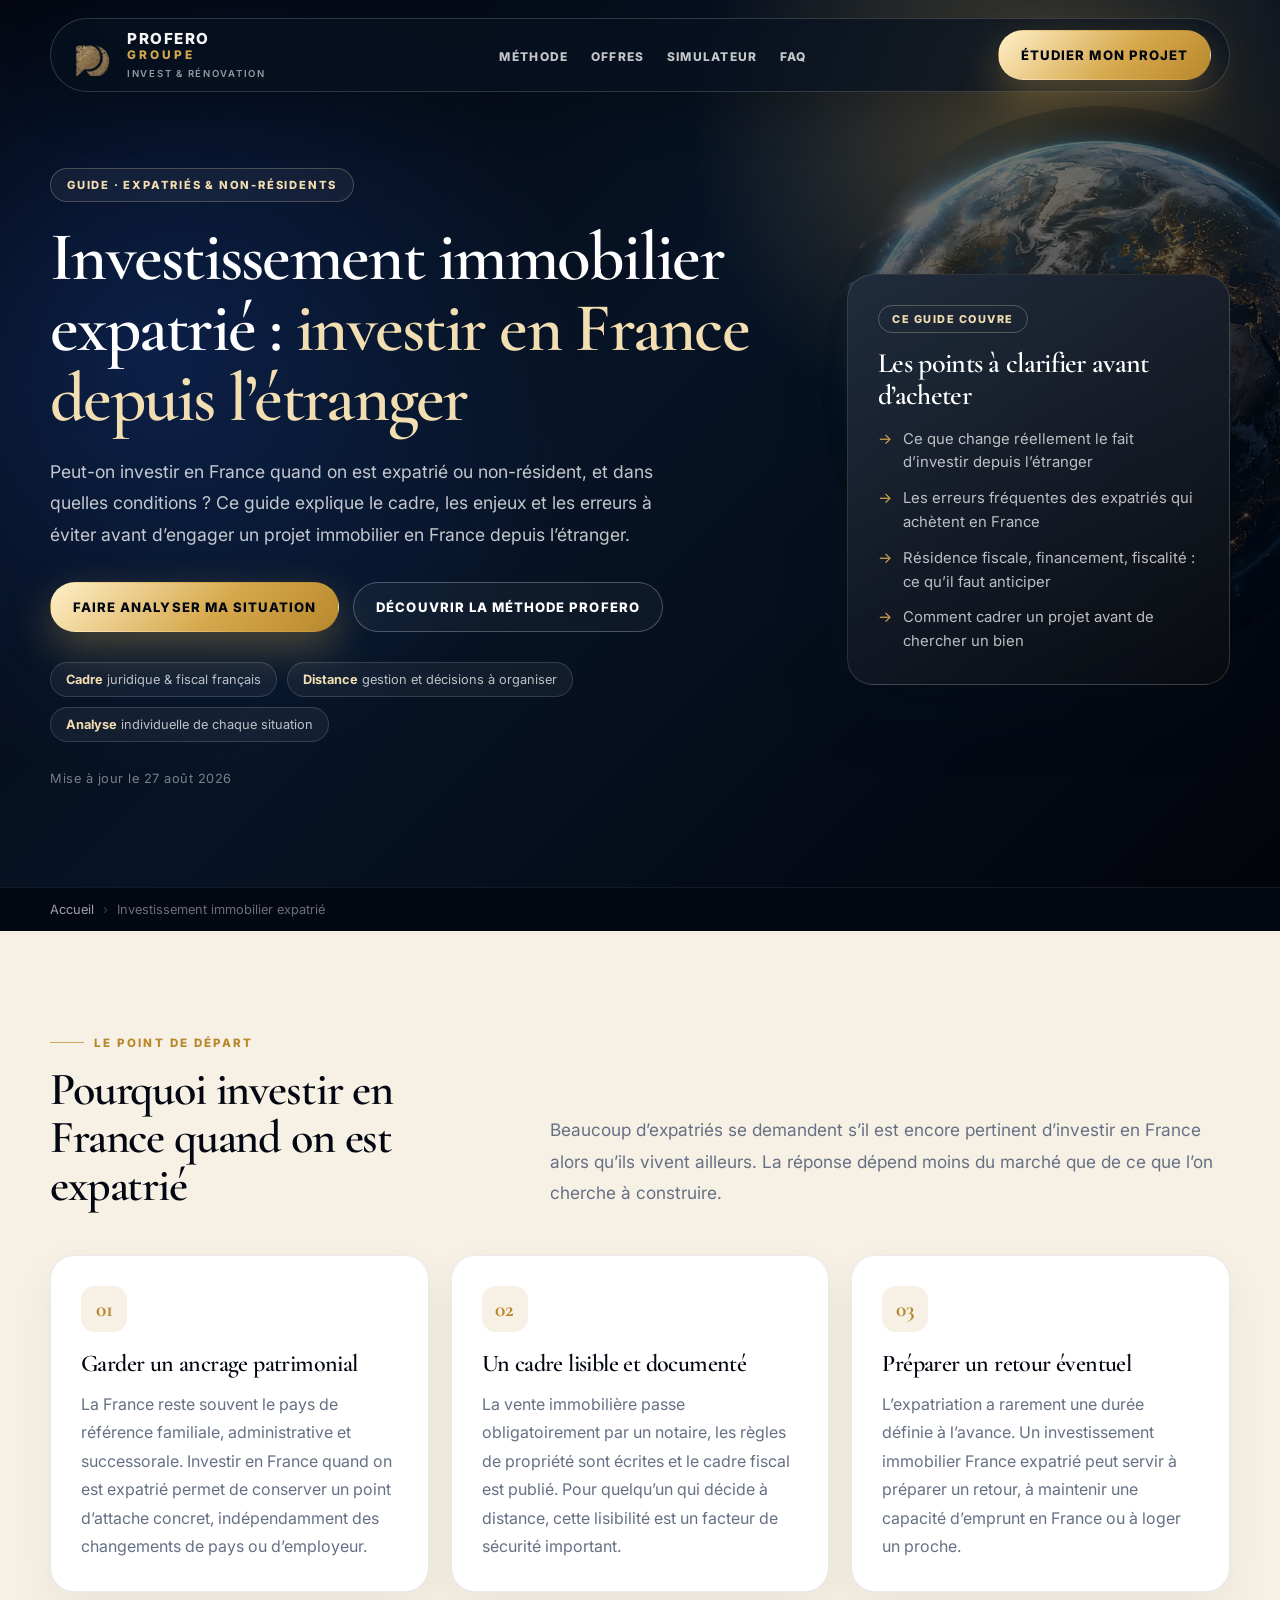
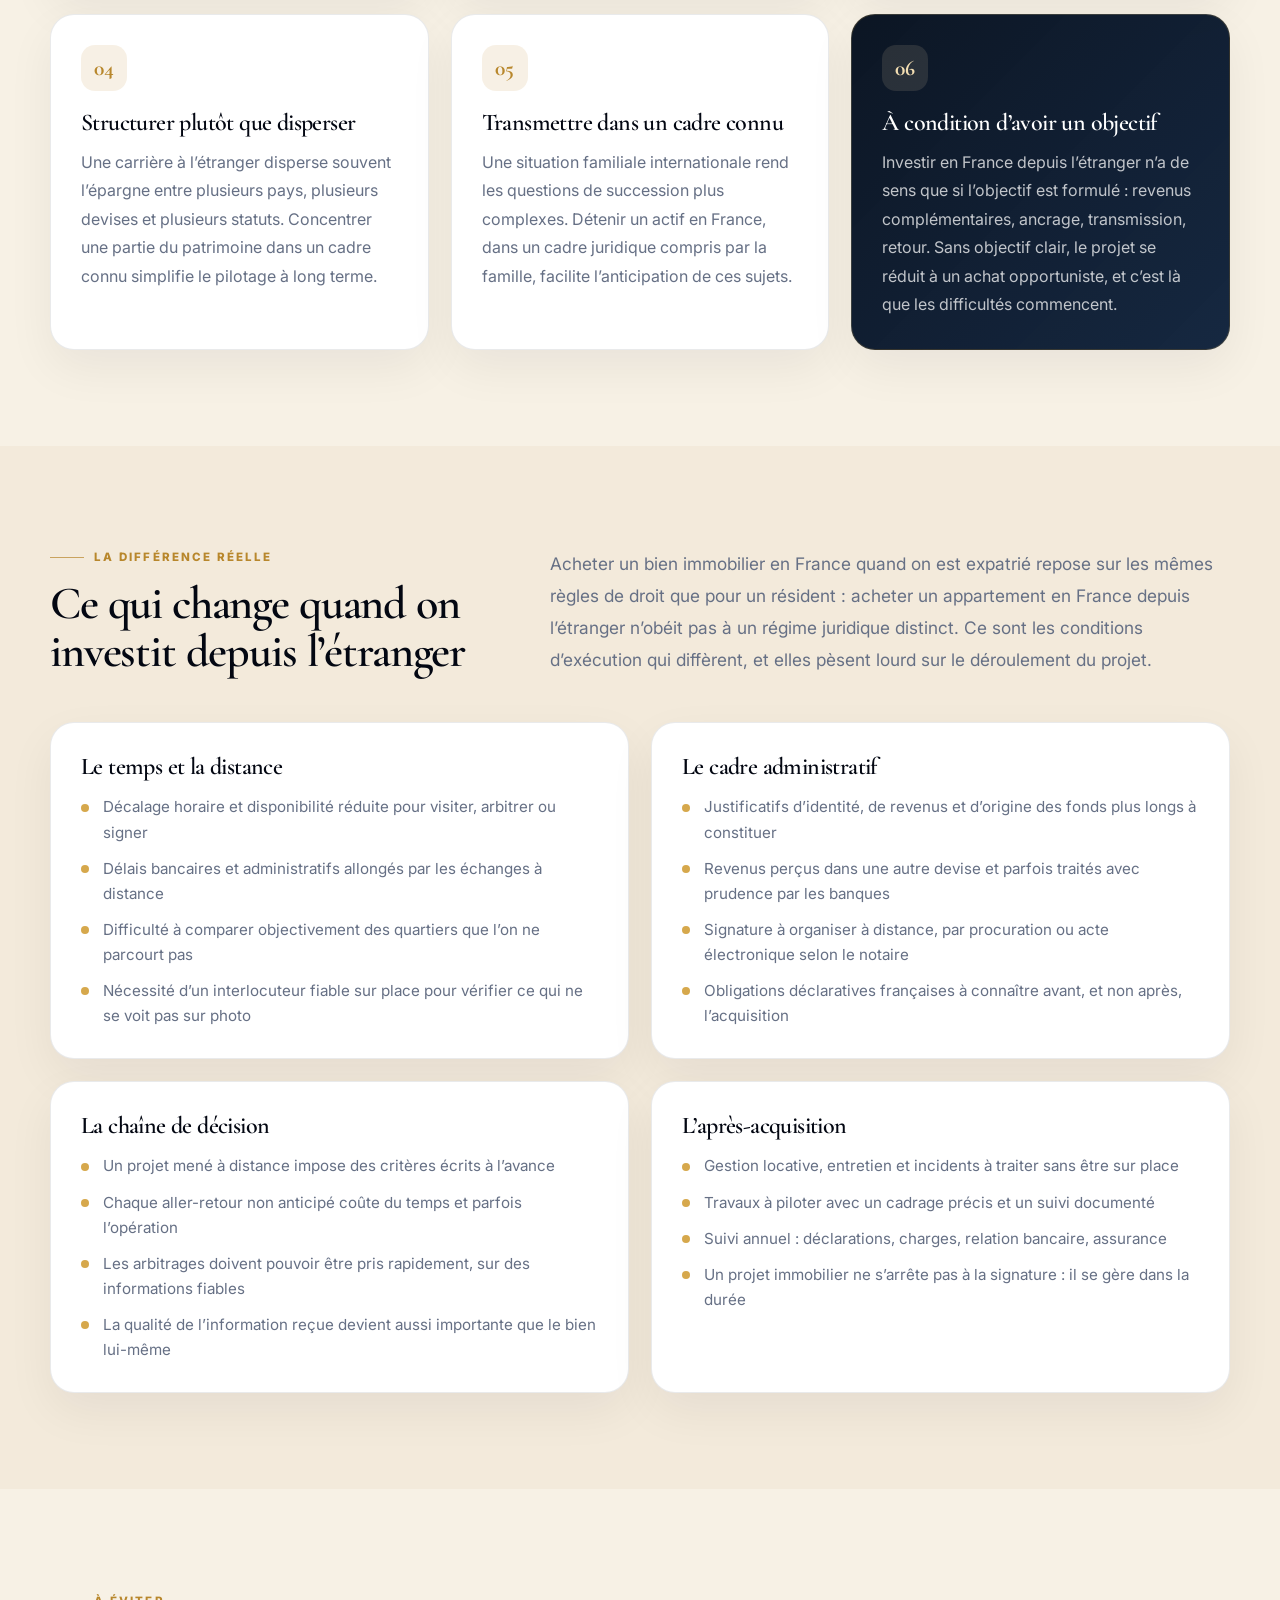
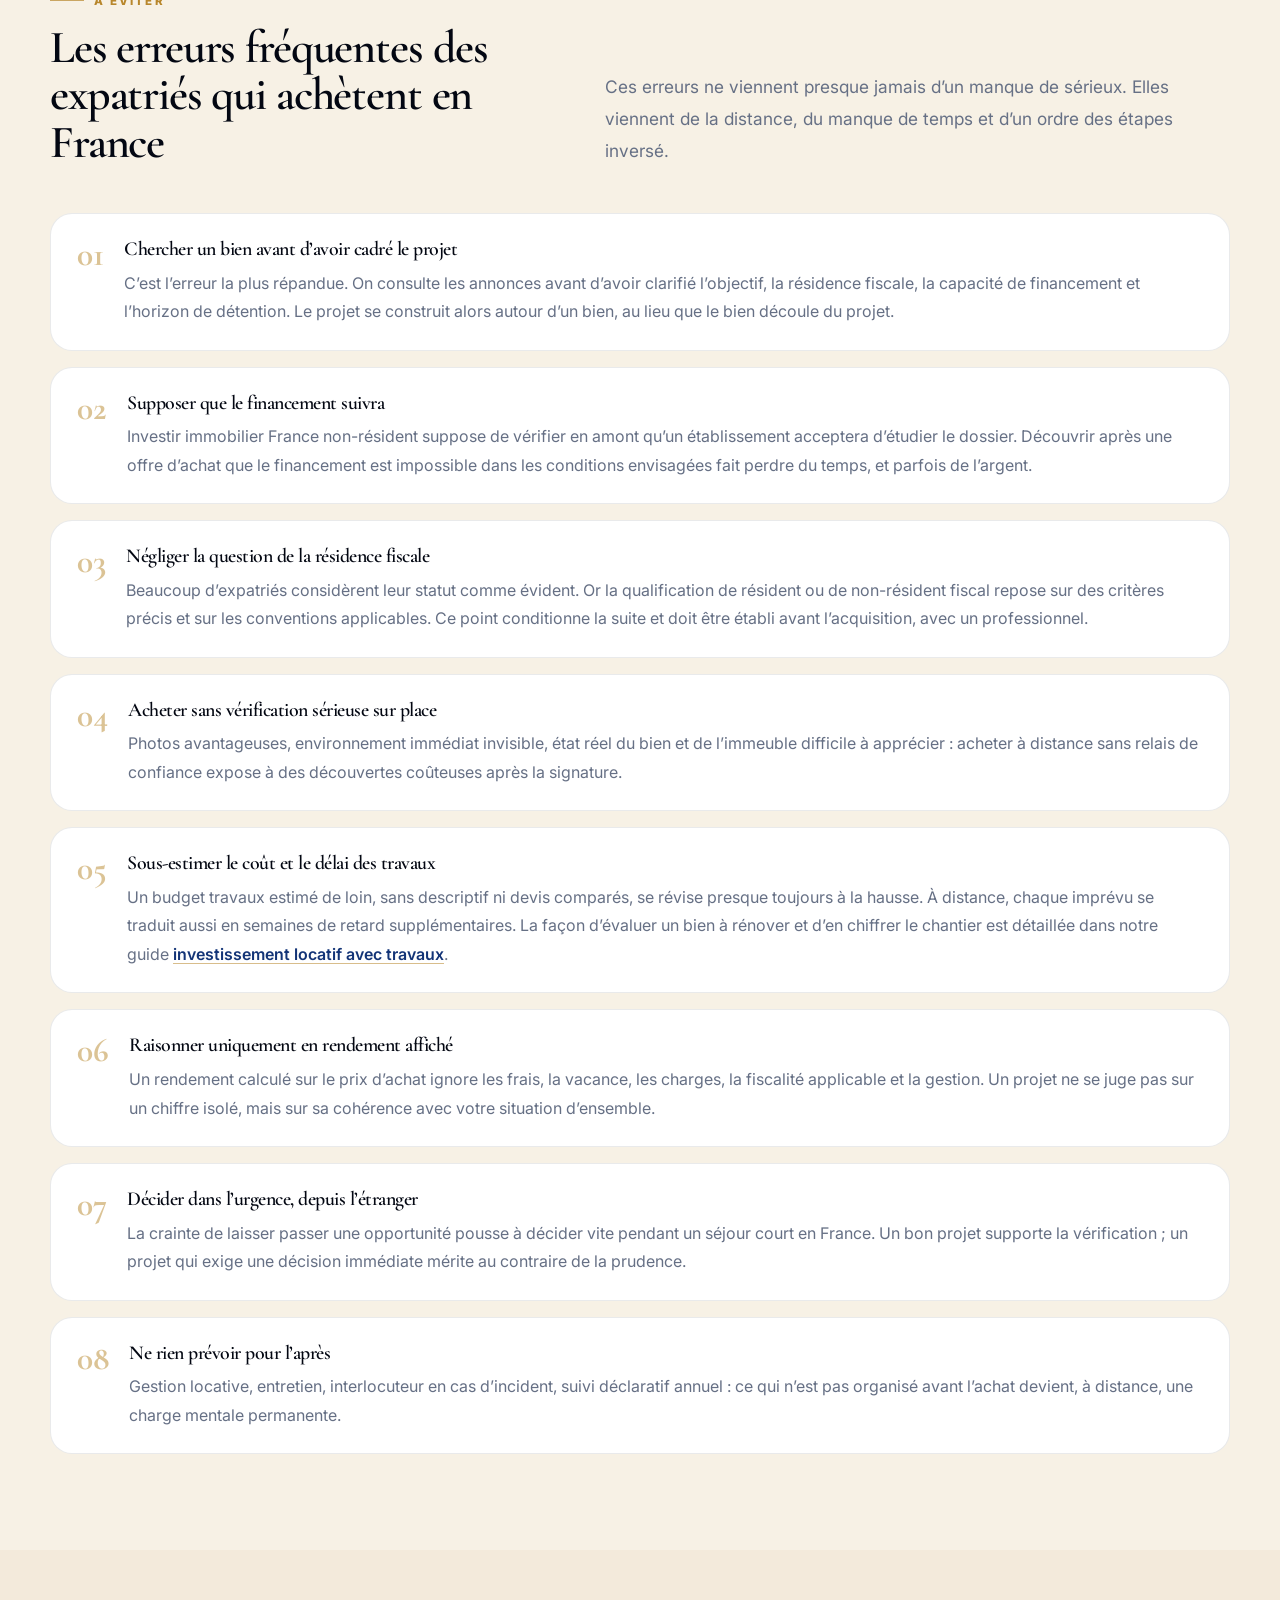
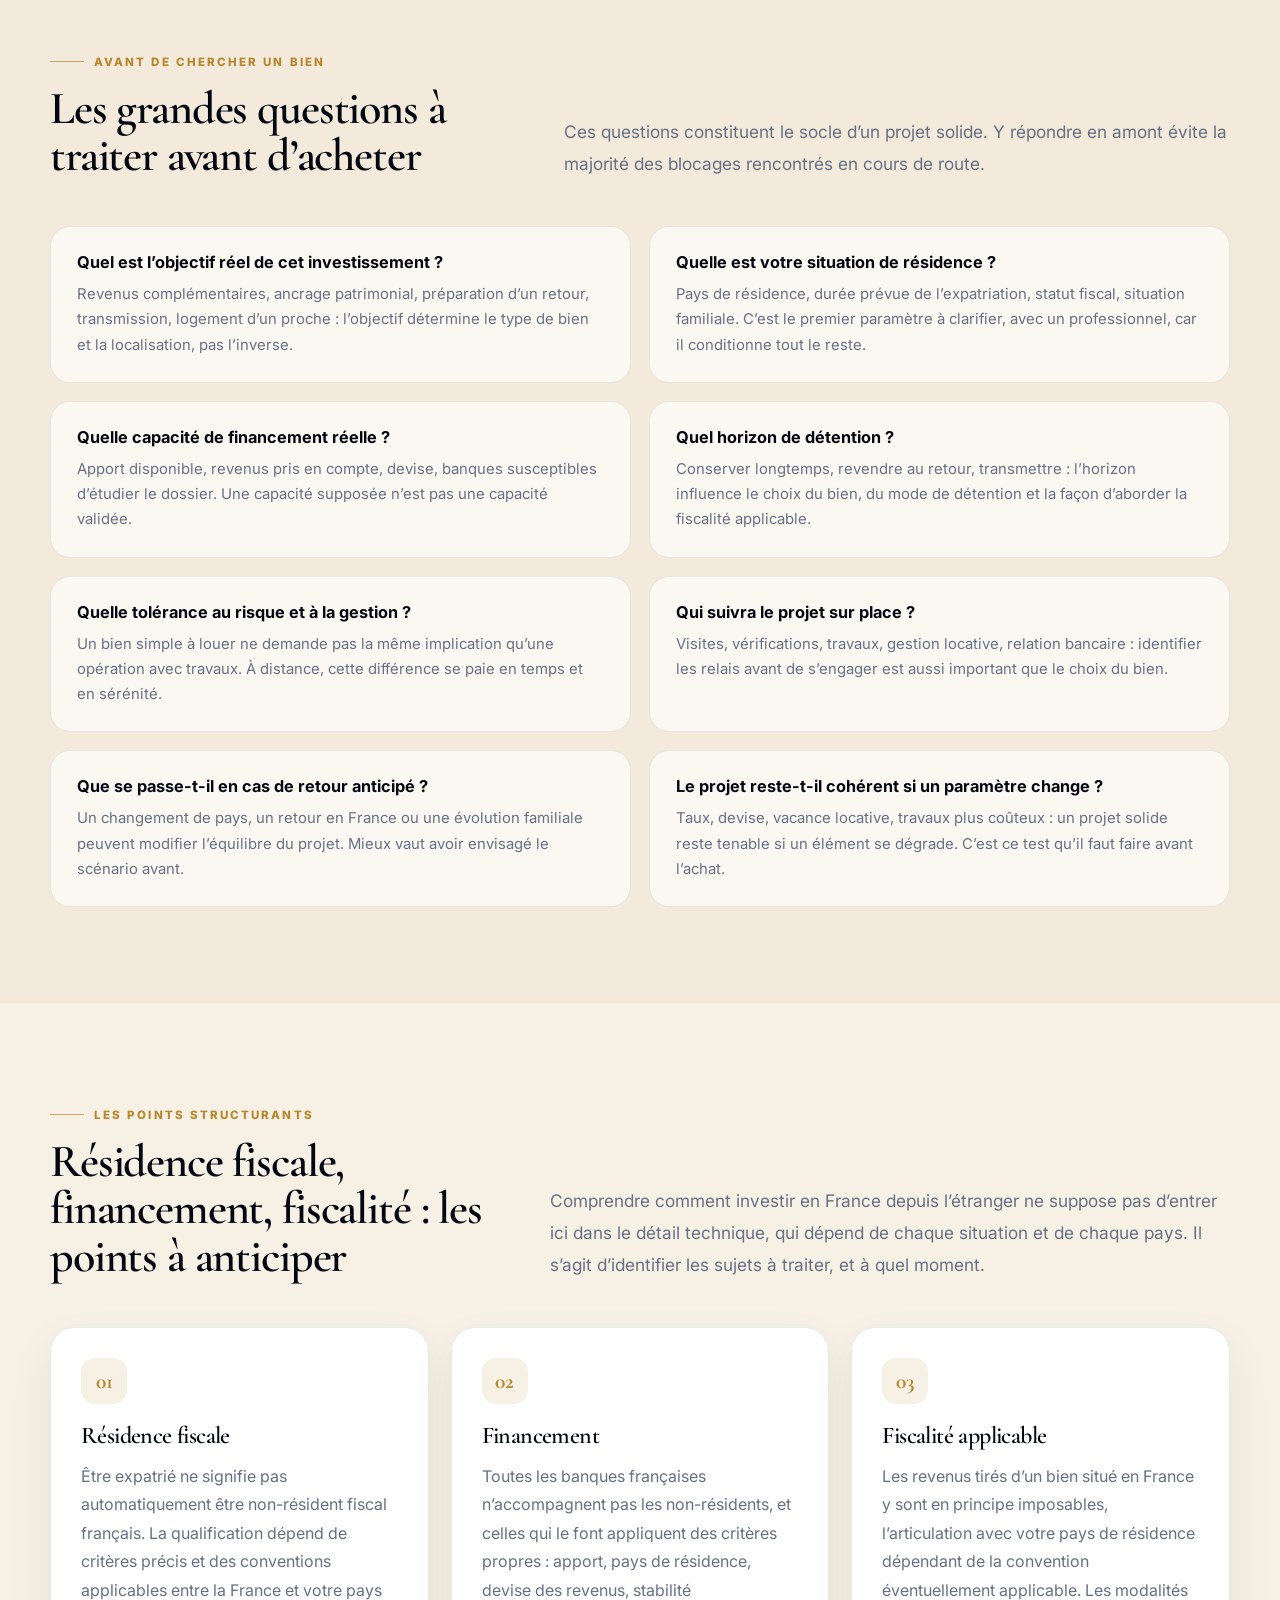
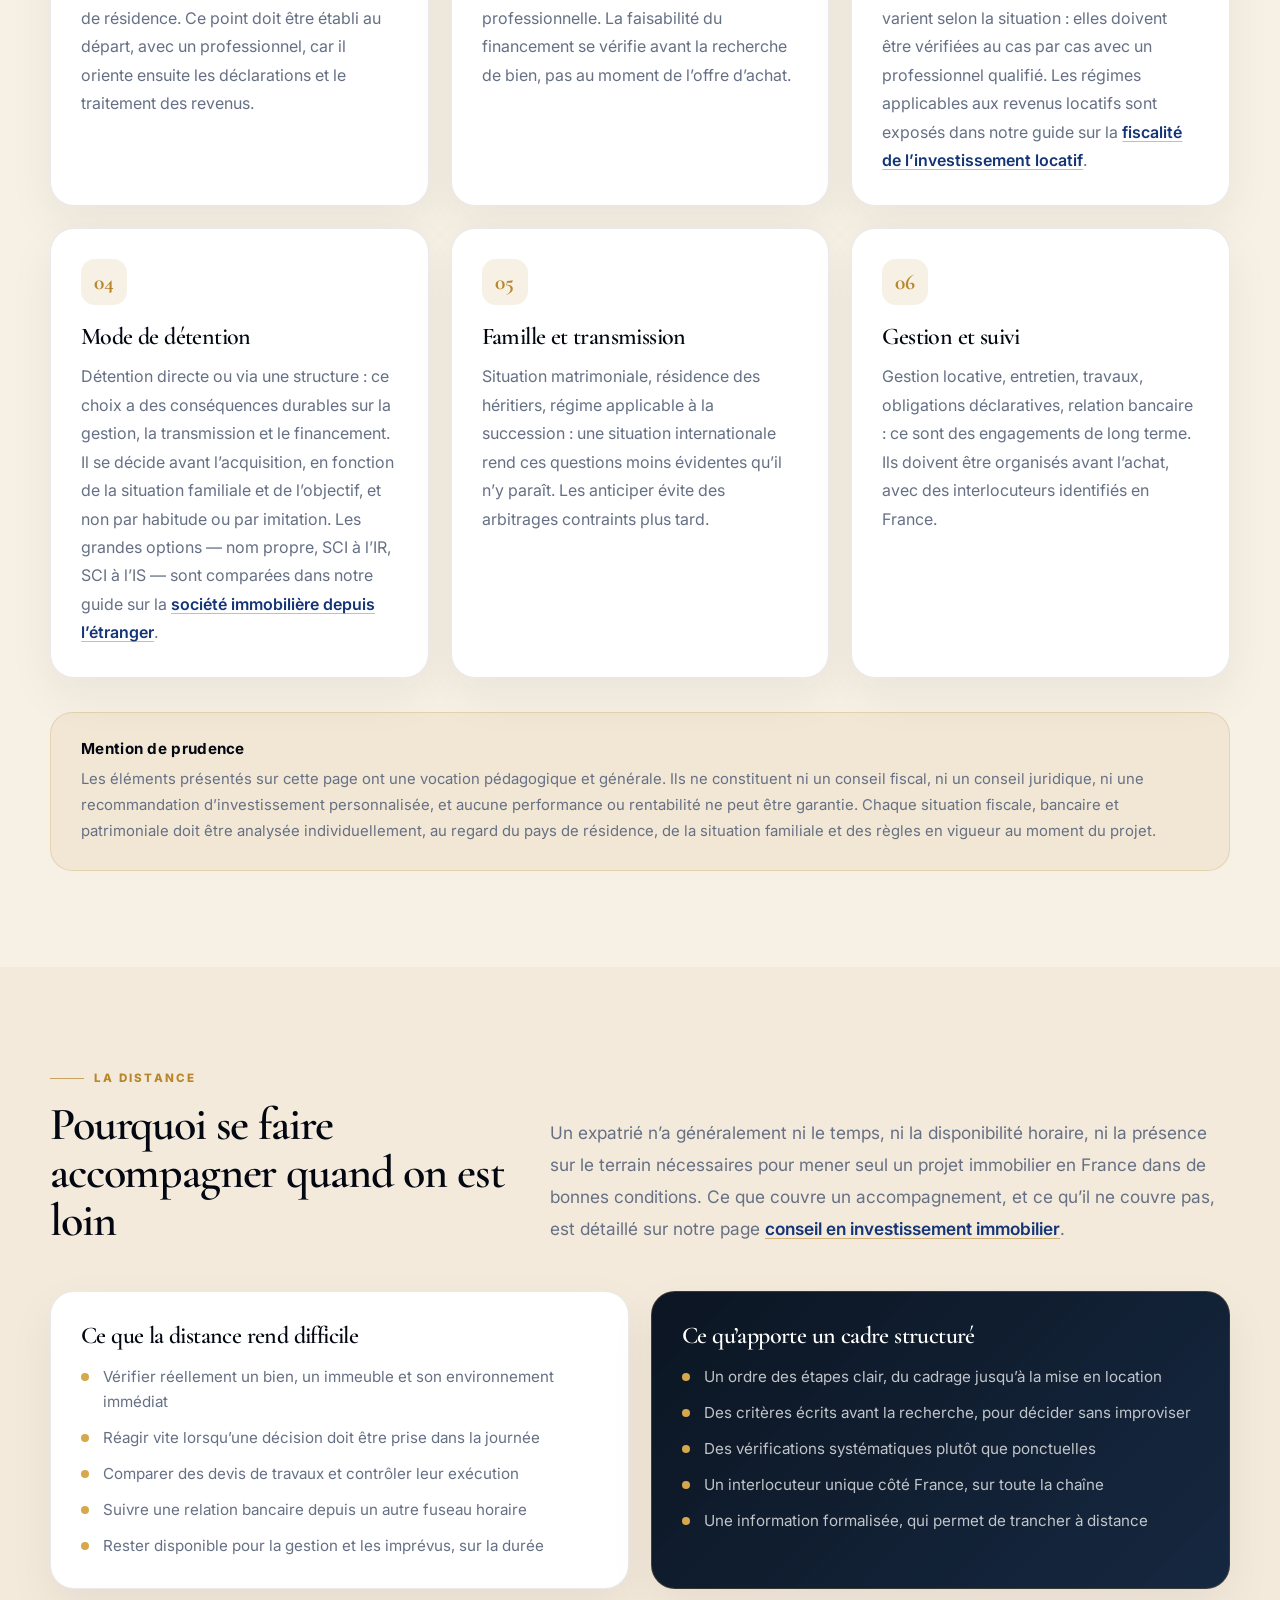
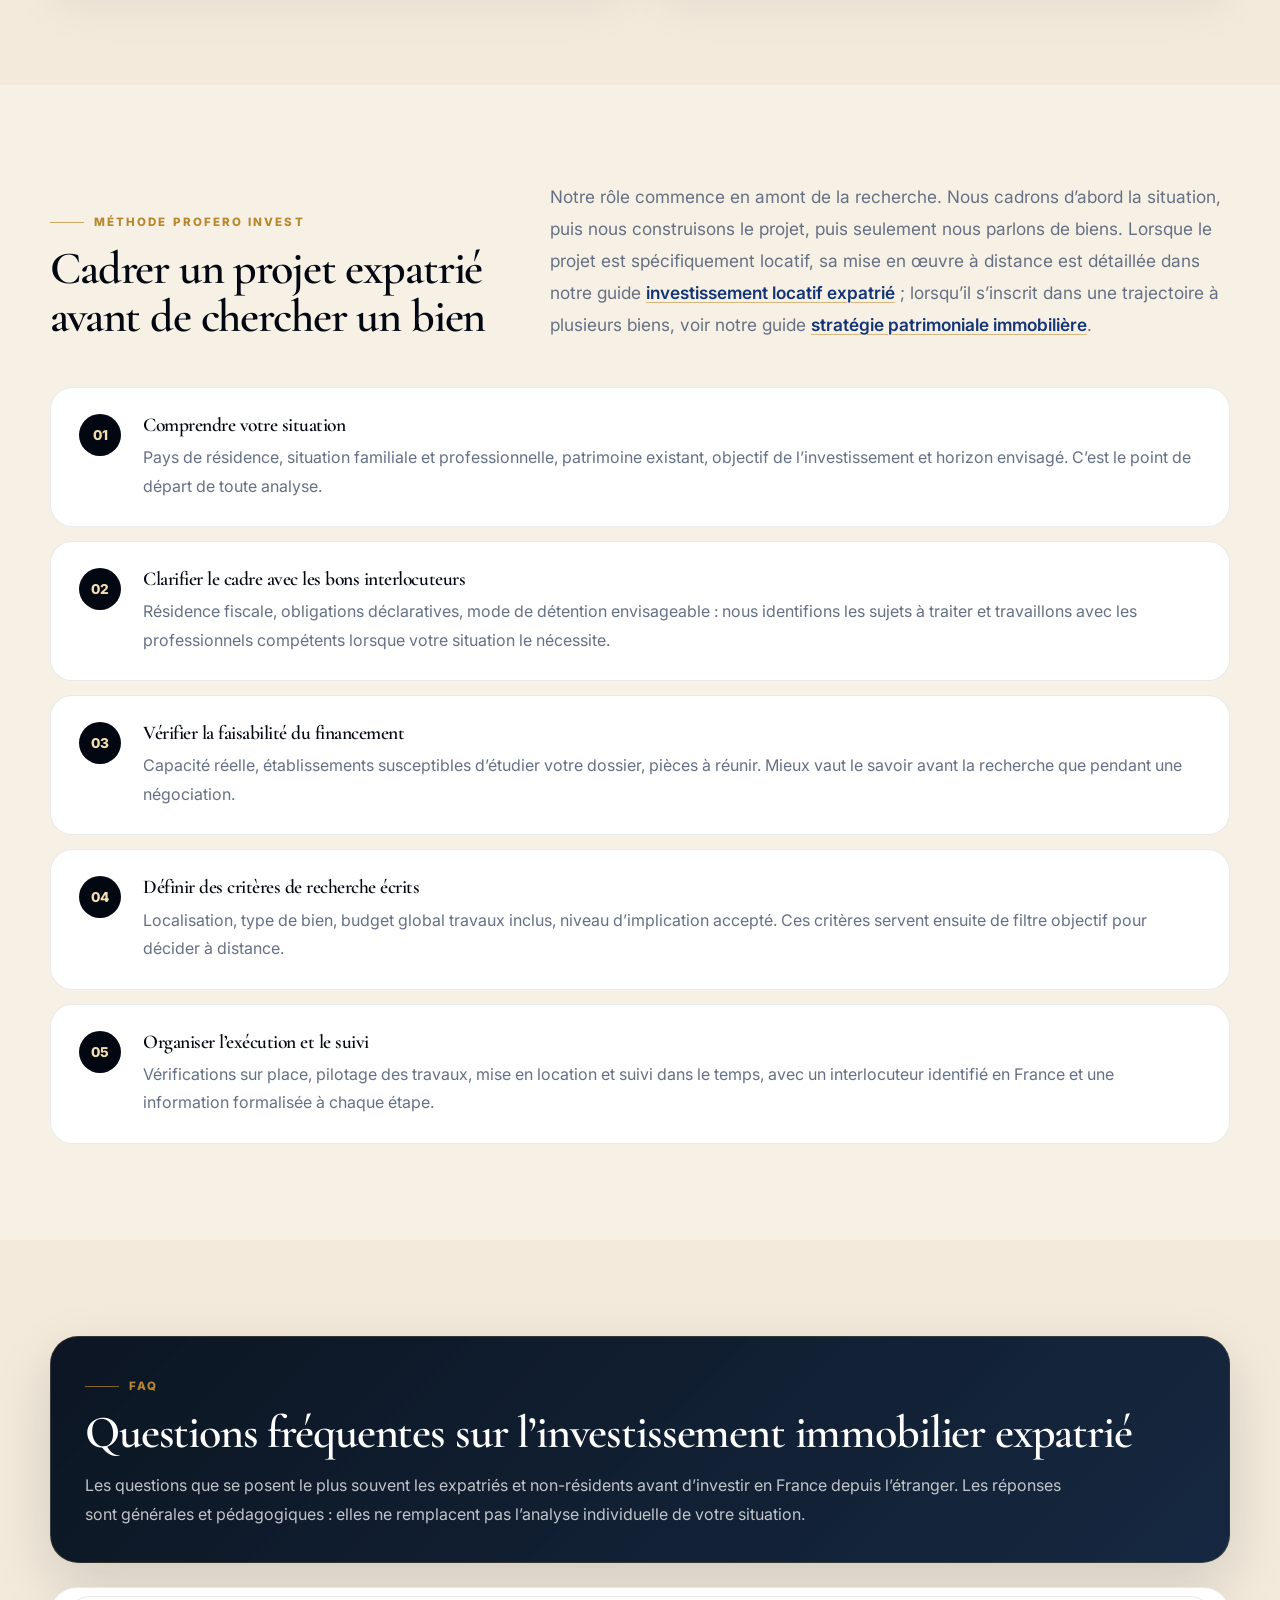
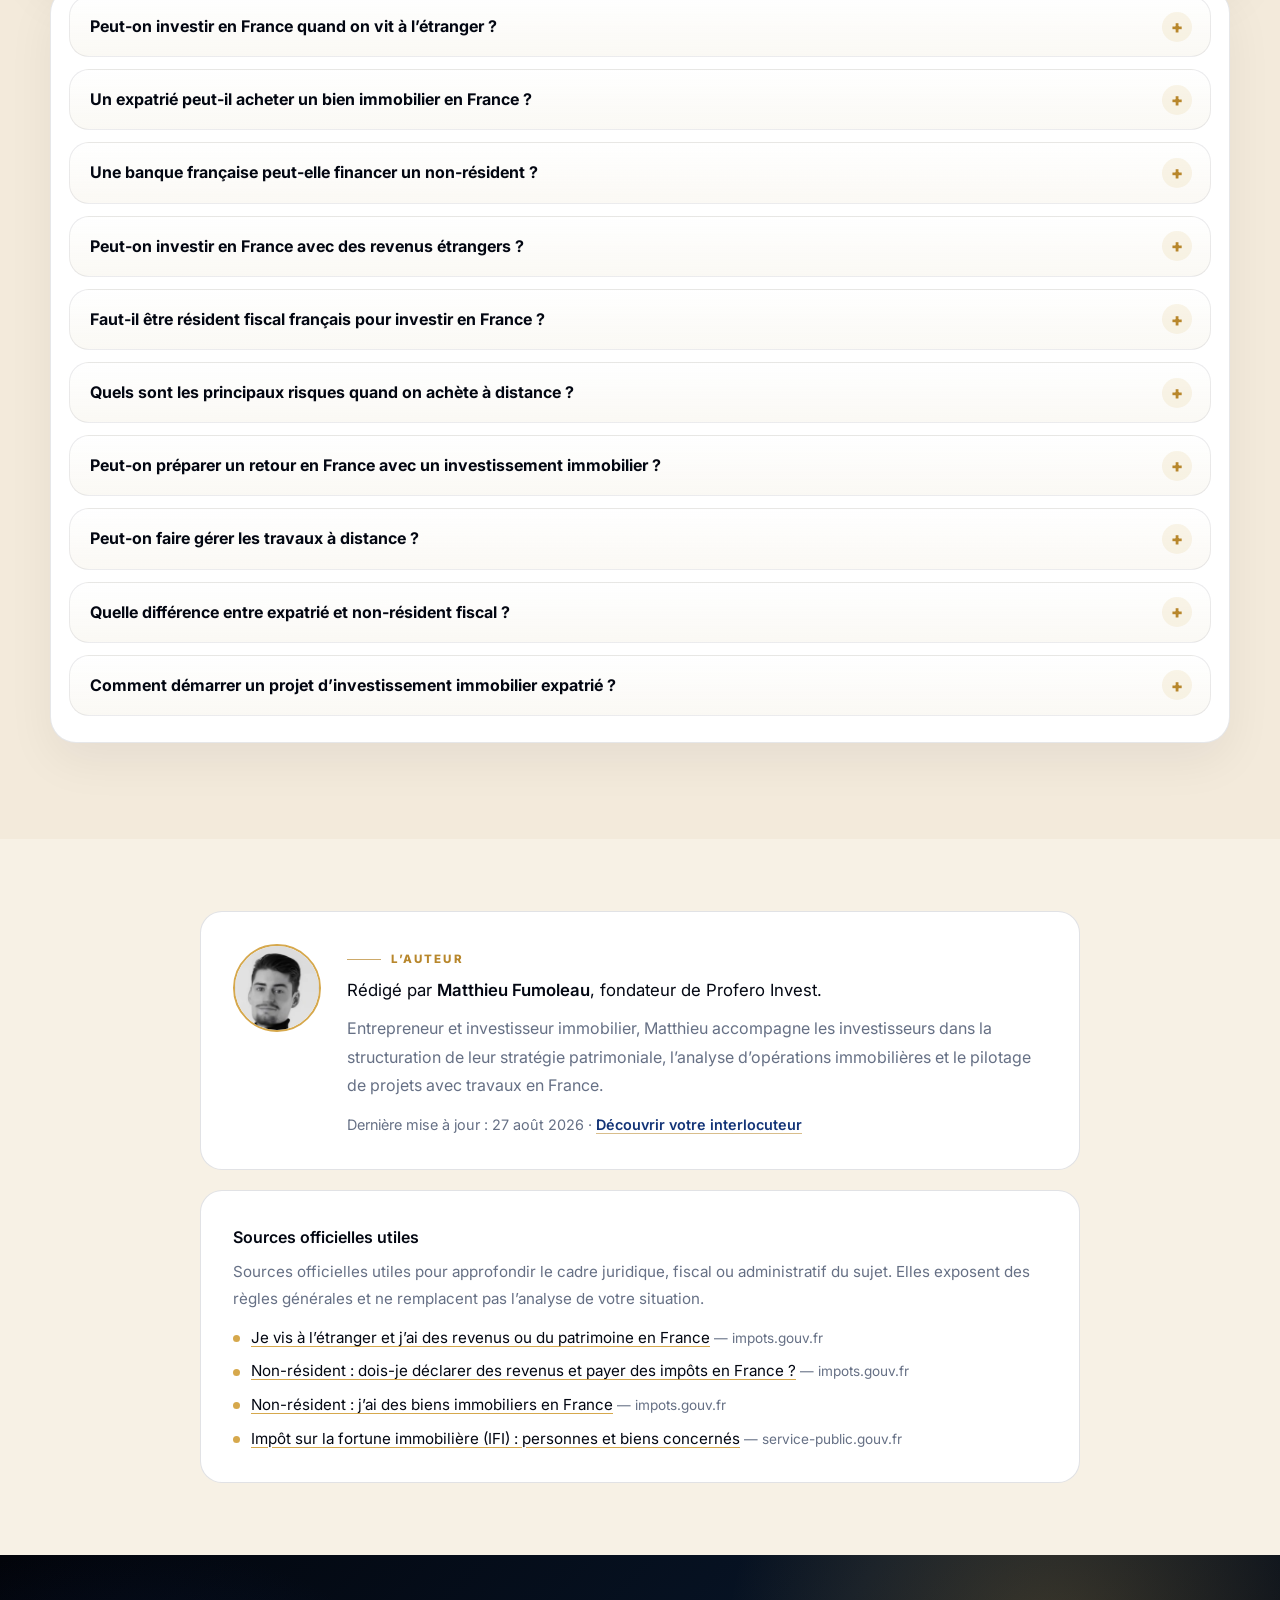
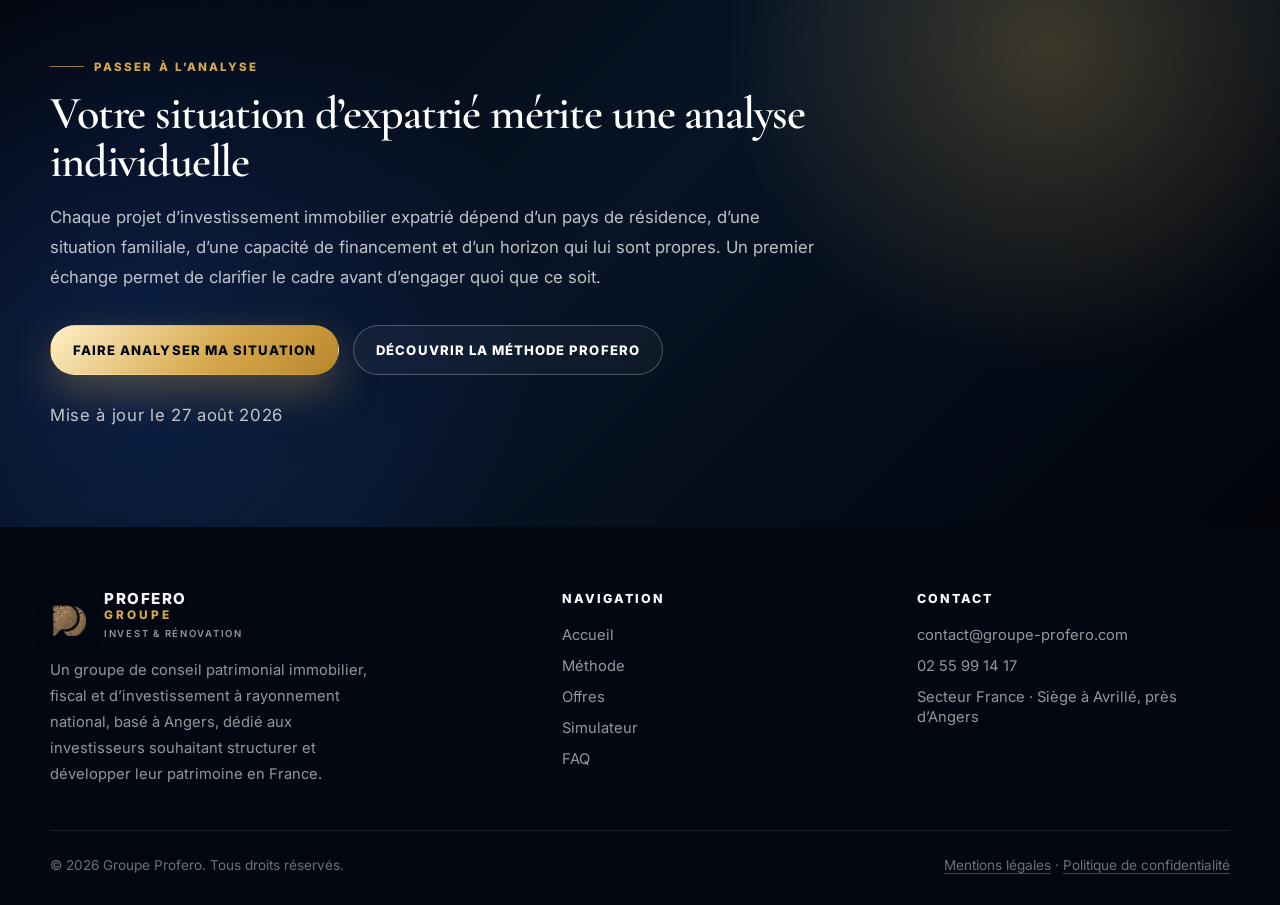
<file: investir-en-france-expatrie/index.html>
<!DOCTYPE html>
<html lang="fr"><head>
<meta charset="utf-8"/>
<meta content="width=device-width, initial-scale=1.0" name="viewport"/>
<title>Investir en France depuis l’étranger | Guide expatrié</title>
<meta name="description" content="Expatrié ou non-résident, préparez votre investissement immobilier en France avec méthode : cadre juridique, fiscalité, financement et points de vigilance."/>

<link rel="canonical" href="https://www.groupe-profero.com/investir-en-france-expatrie/"/>
<meta content="index, follow, max-image-preview:large, max-snippet:-1" name="robots"/>

<link href="/assets/images/favicon-32.png" rel="icon" sizes="32x32" type="image/png"/>
<link href="/assets/images/apple-touch-icon.png" rel="apple-touch-icon" sizes="180x180"/>
<meta content="#030712" name="theme-color"/>

<!-- Open Graph -->
<meta property="og:title" content="Investir en France depuis l’étranger | Guide expatrié"/>
<meta property="og:description" content="Expatrié ou non-résident, préparez votre investissement immobilier en France avec méthode : cadre juridique, fiscalité, financement et points de vigilance."/>
<meta property="og:url" content="https://www.groupe-profero.com/investir-en-france-expatrie/"/>
<meta property="og:type" content="article"/>
<meta property="og:locale" content="fr_FR"/>
<meta property="og:site_name" content="Profero Invest"/>
<meta property="og:image" content="https://www.groupe-profero.com/og-image.jpg"/>
<meta property="og:image:type" content="image/jpeg"/>
<meta property="og:image:width" content="1200"/>
<meta property="og:image:height" content="630"/>
<meta property="og:image:alt" content="Profero Invest — investir en France quand on est expatrié ou non-résident"/>

<!-- Twitter Card -->
<meta name="twitter:card" content="summary_large_image"/>
<meta name="twitter:title" content="Investir en France depuis l’étranger | Guide expatrié"/>
<meta name="twitter:description" content="Expatrié ou non-résident, préparez votre investissement immobilier en France avec méthode : cadre juridique, fiscalité, financement et points de vigilance."/>
<meta name="twitter:image" content="https://www.groupe-profero.com/og-image.jpg"/>
<meta name="twitter:image:alt" content="Profero Invest — investir en France quand on est expatrié ou non-résident"/>

<link href="https://fonts.googleapis.com" rel="preconnect"/>
<link crossorigin href="https://fonts.gstatic.com" rel="preconnect"/>
<link href="https://fonts.googleapis.com/css2?family=Cormorant+Garamond:wght@400;500;600;700&amp;family=Inter:wght@400;500;600;700;800&amp;display=swap" rel="stylesheet"/>

<style>
    :root {
      --navy-950: #030712;
      --navy-900: #071426;
      --navy-850: #0c1f3a;
      --navy-800: #11294d;
      --blue-700: #133477;
      --blue-600: #1f48a0;
      --blue-100: #e9eef9;
      --gold-600: #b8872c;
      --gold-500: #d6a84c;
      --gold-200: #f3deb2;
      --cream: #f7f1e5;
      --paper: #f3eadb;
      --white: #ffffff;
      --ink: #111827;
      --muted: #667085;
      --line: rgba(15, 23, 42, .12);
      --shadow: 0 24px 70px rgba(7, 17, 31, .16);
      --radius: 22px;
      --max: 1180px;
    }

    * { box-sizing: border-box; margin: 0; padding: 0; }
    html { scroll-behavior: smooth; }
    body {
      font-family: "Inter", sans-serif;
      color: var(--ink);
      background: var(--cream);
      overflow-x: hidden;
    }
    body.menu-open { overflow: hidden; }
    a { color: inherit; text-decoration: none; }
    img { max-width: 100%; display: block; }
    button { font: inherit; }

    .container { width: min(var(--max), calc(100% - 40px)); margin: 0 auto; }

    h1, h2, h3, h4.serif {
      font-family: "Cormorant Garamond", serif;
      font-weight: 600;
      letter-spacing: -.025em;
    }
    h1 {
      font-size: clamp(2.5rem, 5.4vw, 4.6rem);
      line-height: 1.02;
      color: var(--white);
    }
    h2 {
      font-size: clamp(2rem, 3.6vw, 3.35rem);
      line-height: 1.04;
      color: var(--navy-950);
    }
    h3 { font-size: 1.5rem; line-height: 1.14; color: var(--navy-950); }
    p { line-height: 1.78; color: var(--muted); font-size: 1rem; }
    .lead { font-size: 1.08rem; line-height: 1.85; max-width: 680px; }

    .eyebrow {
      display: inline-flex;
      align-items: center;
      gap: 10px;
      color: var(--gold-600);
      font-size: .72rem;
      font-weight: 800;
      letter-spacing: .18em;
      text-transform: uppercase;
      margin-bottom: 16px;
    }
    .eyebrow::before { content: ""; width: 34px; height: 1px; background: currentColor; opacity: .7; }

    .section { padding: 96px 0; position: relative; }
    .section.alt { background: var(--paper); }
    .section-head {
      display: flex;
      justify-content: space-between;
      align-items: flex-end;
      gap: 40px;
      margin-bottom: 46px;
    }

    .btn {
      display: inline-flex;
      align-items: center;
      justify-content: center;
      gap: 10px;
      border: 1px solid transparent;
      min-height: 50px;
      padding: 14px 22px;
      border-radius: 999px;
      font-size: .82rem;
      font-weight: 800;
      letter-spacing: .08em;
      text-transform: uppercase;
      cursor: pointer;
      transition: transform .22s ease, background .22s ease, color .22s ease, border-color .22s ease, box-shadow .22s ease;
      white-space: nowrap;
    }
    .btn:hover { transform: translateY(-2px); }
    .btn-primary {
      color: var(--navy-950);
      background: linear-gradient(135deg, #fff0c8, #d6a84c 58%, #b8872c);
      box-shadow: 0 16px 42px rgba(214,168,76,.34);
    }
    .btn-primary:hover { box-shadow: 0 20px 50px rgba(201, 146, 45, .35); }
    .btn-outline-light {
      color: var(--white);
      border-color: rgba(255, 255, 255, .26);
      background: rgba(255, 255, 255, .04);
      backdrop-filter: blur(12px);
    }
    .btn-outline-light:hover { border-color: var(--gold-500); color: var(--gold-200); }
    .btn-outline-dark {
      color: var(--navy-950);
      border-color: rgba(7, 17, 31, .2);
      background: rgba(255, 255, 255, .4);
    }
    .btn-outline-dark:hover { border-color: var(--navy-950); background: var(--white); }

    /* NAV */
    .nav { position: fixed; top: 18px; left: 0; right: 0; z-index: 100; pointer-events: none; }
    .nav-inner {
      width: min(var(--max), calc(100% - 32px));
      height: 74px;
      margin: 0 auto;
      display: flex;
      align-items: center;
      justify-content: space-between;
      gap: 24px;
      padding: 0 18px 0 22px;
      border: 1px solid rgba(255, 255, 255, .16);
      border-radius: 999px;
      background: rgba(7, 17, 31, .72);
      backdrop-filter: blur(20px);
      box-shadow: 0 18px 50px rgba(0,0,0,.2);
      pointer-events: auto;
    }
    .brand { display: flex; align-items: center; gap: 12px; color: var(--white); min-width: 235px; }
    .logo-img {
      width: 42px;
      height: 42px;
      object-fit: contain;
      display: block;
      background: transparent;
      filter: drop-shadow(0 6px 10px rgba(0,0,0,.22));
      flex-shrink: 0;
    }
    .brand-text {
      color: var(--white);
      text-shadow: 0 1px 20px rgba(214,168,76,.06);
      letter-spacing: .10em;
      display: flex;
      flex-direction: column;
      gap: 2px;
      line-height: 1;
      font-weight: 800;
      text-transform: uppercase;
    }
    .brand-text strong { display: block; color: rgba(255,255,255,.96); font-size: .95rem; font-weight: 800; letter-spacing: .10em; }
    .brand-text em { display: block; font-style: normal; color: var(--gold-500); font-size: .74rem; font-weight: 800; letter-spacing: .26em; margin-top: 2px; }
    .brand-text span { display: block; color: rgba(255,255,255,.58); font-weight: 600; font-size: .60rem; letter-spacing: .18em; margin-top: 5px; }
    .footer .brand-text strong { color: rgba(255,255,255,.96); }
    .footer .brand-text em { color: var(--gold-500); }

    .nav-links { display: flex; align-items: center; gap: 22px; list-style: none; }
    .nav-links a {
      color: rgba(255,255,255,.76);
      font-size: .75rem;
      font-weight: 800;
      letter-spacing: .11em;
      text-transform: uppercase;
      transition: color .2s ease;
    }
    .nav-links a:hover { color: var(--gold-200); }
    .nav-action { display: flex; align-items: center; gap: 10px; }
    .mobile-toggle {
      display: none;
      width: 46px;
      height: 46px;
      border: 1px solid rgba(255,255,255,.22);
      border-radius: 50%;
      background: transparent;
      color: var(--white);
      cursor: pointer;
    }
    .mobile-toggle span { display: block; width: 18px; height: 2px; margin: 4px auto; background: currentColor; }

    /* HERO */
    .hero {
      position: relative;
      padding: 168px 0 96px;
      background:
        radial-gradient(circle at 80% 14%, rgba(214,168,76,.30), transparent 26%),
        radial-gradient(circle at 12% 40%, rgba(19,52,119,.50), transparent 34%),
        linear-gradient(135deg, #02040A 0%, #071426 46%, #02040A 100%);
      overflow: hidden;
    }
    .hero-globe {
      position: absolute;
      right: -8%;
      top: 12%;
      width: min(46vw, 560px);
      aspect-ratio: 1;
      border-radius: 50%;
      background-image: url("/assets/images/globe-terre-nuit.webp");
      background-size: cover;
      background-position: center;
      opacity: .30;
      filter: saturate(.9) contrast(1.05);
      pointer-events: none;
    }
    .hero-grid { position: relative; z-index: 2; display: grid; grid-template-columns: 1.32fr .68fr; gap: 54px; align-items: center; }
    .hero-kicker {
      display: inline-flex;
      align-items: center;
      gap: 10px;
      margin-bottom: 20px;
      padding: 9px 16px;
      border-radius: 999px;
      border: 1px solid rgba(243,222,178,.24);
      background: rgba(255,255,255,.05);
      color: var(--gold-200);
      font-size: .7rem;
      font-weight: 800;
      letter-spacing: .16em;
      text-transform: uppercase;
    }
    .hero h1 strong { color: var(--gold-200); font-weight: 600; }
    .hero-sub { color: rgba(255,255,255,.76); font-size: 1.1rem; line-height: 1.8; max-width: 640px; margin-top: 22px; }
    .hero-actions { display: flex; flex-wrap: wrap; gap: 14px; margin-top: 32px; }
    .hero-proof { display: flex; flex-wrap: wrap; gap: 10px; margin-top: 30px; }
    .proof-pill {
      padding: 9px 15px;
      border-radius: 999px;
      border: 1px solid rgba(255,255,255,.14);
      background: rgba(255,255,255,.05);
      color: rgba(255,255,255,.72);
      font-size: .8rem;
    }
    .proof-pill b { color: var(--gold-200); font-weight: 700; }
    .hero-card {
      border-radius: 26px;
      padding: 30px;
      background:
        linear-gradient(160deg, rgba(255,255,255,.10), rgba(255,255,255,.025)),
        linear-gradient(135deg, #071426, #02040A);
      border: 1px solid rgba(243,222,178,.16);
      box-shadow: var(--shadow);
    }
    .hero-card .tag {
      display: inline-block;
      margin-bottom: 14px;
      padding: 6px 13px;
      border-radius: 999px;
      border: 1px solid rgba(243,222,178,.28);
      color: var(--gold-200);
      font-size: .68rem;
      font-weight: 800;
      letter-spacing: .14em;
      text-transform: uppercase;
    }
    .hero-card-title {
      font-family: "Cormorant Garamond", serif;
      font-weight: 600;
      letter-spacing: -.025em;
      color: var(--white);
      font-size: 1.75rem;
      line-height: 1.15;
      margin-bottom: 16px;
    }
    .hero-card ul { list-style: none; display: grid; gap: 12px; }
    .hero-card li {
      display: flex;
      gap: 11px;
      color: rgba(255,255,255,.72);
      font-size: .93rem;
      line-height: 1.6;
    }
    .hero-card li::before { content: "→"; color: var(--gold-500); flex-shrink: 0; }

    .updated {
      margin-top: 26px;
      color: rgba(255,255,255,.46);
      font-size: .8rem;
      letter-spacing: .04em;
    }

    /* la colonne du hero ne doit pas etre etiree par un mot long */
    .hero-grid > * { min-width: 0; }
    .hero h1 { overflow-wrap: break-word; }

    /* BREADCRUMB */
    .crumb { background: var(--navy-950); padding: 14px 0; border-top: 1px solid rgba(255,255,255,.07); }
    .crumb ol { list-style: none; display: flex; flex-wrap: wrap; gap: 9px; color: rgba(255,255,255,.42); font-size: .8rem; }
    .crumb a { color: rgba(255,255,255,.62); transition: color .2s ease; }
    .crumb a:hover { color: var(--gold-200); }
    .crumb li + li::before { content: "›"; margin-right: 9px; opacity: .5; }

    /* CARTES */
    .grid-2 { display: grid; grid-template-columns: repeat(2, minmax(0, 1fr)); gap: 22px; }
    .grid-3 { display: grid; grid-template-columns: repeat(3, minmax(0, 1fr)); gap: 22px; }
    .card {
      border-radius: 24px;
      padding: 30px;
      background: var(--white);
      border: 1px solid rgba(15,23,42,.09);
      box-shadow: 0 18px 48px rgba(15,23,42,.06);
    }
    .card h3 { margin-bottom: 12px; }
    .card ul { list-style: none; display: grid; gap: 11px; margin-top: 14px; }
    .card li { position: relative; padding-left: 22px; color: var(--muted); font-size: .95rem; line-height: 1.65; }
    .card li::before { content: ""; position: absolute; left: 0; top: .62em; width: 8px; height: 8px; border-radius: 50%; background: var(--gold-500); }
    .card-num {
      display: grid;
      place-items: center;
      width: 46px;
      height: 46px;
      margin-bottom: 18px;
      border-radius: 14px;
      background: rgba(184,135,44,.12);
      color: var(--gold-600);
      font-family: "Cormorant Garamond", serif;
      font-size: 1.35rem;
      font-weight: 700;
    }
    .card.dark {
      background: linear-gradient(135deg, rgba(7,17,31,.98), rgba(12,31,58,.96));
      border-color: rgba(214,168,76,.20);
      color: var(--white);
    }
    .card.dark h3 { color: var(--white); }
    .card.dark p, .card.dark li { color: rgba(255,255,255,.74); }
    .card.dark .card-num { background: rgba(243,222,178,.12); color: var(--gold-200); }

    /* ERREURS */
    .mistake { display: grid; grid-template-columns: auto 1fr; gap: 20px; align-items: start; padding: 24px 26px; border-radius: 22px; background: var(--white); border: 1px solid rgba(15,23,42,.09); }
    .mistake-num {
      font-family: "Cormorant Garamond", serif;
      font-size: 2.1rem;
      font-weight: 700;
      line-height: 1;
      color: rgba(184,135,44,.5);
    }
    .mistake h3 { font-size: 1.24rem; margin-bottom: 8px; }
    .mistakes { display: grid; gap: 16px; }

    /* QUESTIONS */
    .qlist { display: grid; grid-template-columns: repeat(2, minmax(0,1fr)); gap: 18px; }
    .qitem {
      padding: 24px 26px;
      border-radius: 20px;
      background: rgba(255,255,255,.65);
      border: 1px solid rgba(15,23,42,.08);
    }
    .qitem strong { display: block; color: var(--navy-950); font-size: 1.02rem; margin-bottom: 8px; line-height: 1.4; }
    .qitem span { color: var(--muted); font-size: .93rem; line-height: 1.7; }

    /* MÉTHODE */
    .steps { display: grid; gap: 14px; counter-reset: step; }
    .step {
      display: grid;
      grid-template-columns: auto 1fr;
      gap: 22px;
      align-items: start;
      padding: 26px 28px;
      border-radius: 22px;
      background: var(--white);
      border: 1px solid rgba(15,23,42,.09);
    }
    .step-index {
      display: grid;
      place-items: center;
      width: 42px;
      height: 42px;
      border-radius: 50%;
      background: var(--navy-950);
      color: var(--gold-200);
      font-size: .85rem;
      font-weight: 800;
      flex-shrink: 0;
    }
    .step h3 { font-size: 1.22rem; margin-bottom: 7px; }

    /* CAUTION */
    .caution {
      margin-top: 34px;
      padding: 26px 30px;
      border-radius: 22px;
      background: rgba(184,135,44,.09);
      border: 1px solid rgba(184,135,44,.22);
      display: grid;
      gap: 8px;
    }
    .caution strong { color: var(--navy-950); font-size: .95rem; letter-spacing: .02em; }
    .caution span { color: var(--muted); font-size: .93rem; line-height: 1.75; }

    /* FAQ */
    .faq-shell { display: grid; gap: 24px; }
    .faq-intro-card {
      border-radius: 28px;
      padding: 34px;
      background: linear-gradient(135deg, rgba(7,17,31,.98), rgba(12,31,58,.96));
      color: var(--white);
      border: 1px solid rgba(214,168,76,.18);
      box-shadow: 0 22px 60px rgba(7,17,31,.14);
    }
    .faq-intro-card h2 { color: var(--white); margin-bottom: 14px; }
    .faq-intro-card p { color: rgba(255,255,255,.74); max-width: 980px; }
    .faq-category {
      border-radius: 26px;
      background: var(--white);
      border: 1px solid rgba(15,23,42,.10);
      box-shadow: 0 18px 48px rgba(15,23,42,.06);
      overflow: hidden;
      padding: 8px 0;
    }
    .faq-category details {
      margin: 0 18px 12px;
      border-radius: 20px;
      overflow: hidden;
      border: 1px solid rgba(15,23,42,.08);
      background: linear-gradient(180deg, rgba(255,255,255,1), rgba(250,248,243,.9));
    }
    .faq-category details:last-child { margin-bottom: 18px; }
    .faq-category summary {
      list-style: none;
      cursor: pointer;
      padding: 18px 56px 18px 20px;
      font-weight: 700;
      color: var(--navy-950);
      position: relative;
      line-height: 1.45;
    }
    .faq-category summary::-webkit-details-marker { display: none; }
    .faq-category summary::after {
      content: "+";
      position: absolute;
      right: 18px;
      top: 50%;
      transform: translateY(-50%);
      width: 30px;
      height: 30px;
      border-radius: 50%;
      display: grid;
      place-items: center;
      background: rgba(214,168,76,.12);
      color: var(--gold-600);
      font-size: 1.1rem;
      font-weight: 900;
    }
    .faq-category details[open] summary::after { content: "–"; }
    .faq-answer { padding: 0 20px 18px; color: var(--muted); line-height: 1.75; font-size: .96rem; }

    /* CTA FINAL */
    .cta-final {
      padding: 96px 0;
      background:
        radial-gradient(circle at 82% 16%, rgba(214,168,76,.26), transparent 28%),
        radial-gradient(circle at 10% 70%, rgba(19,52,119,.45), transparent 34%),
        linear-gradient(135deg, #02040A 0%, #071426 48%, #02040A 100%);
    }
    .cta-inner { max-width: 780px; }
    .cta-final h2 { color: var(--white); margin-bottom: 18px; }
    .cta-final p { color: rgba(255,255,255,.74); font-size: 1.05rem; }
    .cta-actions { display: flex; flex-wrap: wrap; gap: 14px; margin-top: 32px; }

    /* FOOTER */
    .footer { background: var(--navy-950); color: rgba(255,255,255,.66); padding: 64px 0 32px; }
    .footer-grid { display: grid; grid-template-columns: 1.5fr 1fr 1fr; gap: 42px; margin-bottom: 42px; }
    .footer h4 { color: var(--white); font-size: .78rem; letter-spacing: .16em; text-transform: uppercase; margin-bottom: 18px; font-weight: 800; }
    .footer p { color: rgba(255,255,255,.58); max-width: 340px; font-size: .92rem; }
    .footer .brand { margin-bottom: 18px; }
    .footer ul { list-style: none; display: grid; gap: 11px; }
    .footer a { color: rgba(255,255,255,.58); font-size: .92rem; transition: color .2s ease; }
    .footer a:hover { color: var(--gold-200); }
    .footer-bottom {
      border-top: 1px solid rgba(255,255,255,.1);
      padding-top: 26px;
      display: flex;
      justify-content: space-between;
      gap: 24px;
      color: rgba(255,255,255,.42);
      font-size: .85rem;
    }
    .footer-bottom a { color: inherit; font-size: inherit; text-decoration: underline; text-underline-offset: 3px; text-decoration-color: rgba(255,255,255,.25); }
    .footer-bottom a:hover { color: var(--gold-200); text-decoration-color: rgba(243,222,178,.5); }

    /* REVEAL */
    .reveal { opacity: 0; transform: translateY(22px); transition: opacity .75s ease, transform .75s ease; }
    .reveal.visible { opacity: 1; transform: translateY(0); }
    @media (prefers-reduced-motion: reduce) {
      html { scroll-behavior: auto; }
      .reveal { opacity: 1; transform: none; transition: none; }
    }

    @media (max-width: 1120px) {
      .nav-links { display: none; }
      .mobile-toggle { display: block; }
      .nav-action .btn { display: none; }
      .mobile-menu {
        position: fixed;
        top: 104px;
        left: 16px;
        right: 16px;
        z-index: 99;
        display: none;
        padding: 22px;
        border-radius: 28px;
        background: rgba(7,17,31,.94);
        backdrop-filter: blur(20px);
        border: 1px solid rgba(255,255,255,.14);
        box-shadow: var(--shadow);
      }
      .mobile-menu.open { display: block; }
      .mobile-menu a {
        display: block;
        padding: 16px;
        border-bottom: 1px solid rgba(255,255,255,.08);
        color: rgba(255,255,255,.84);
        font-weight: 800;
        letter-spacing: .1em;
        text-transform: uppercase;
        font-size: .8rem;
      }
      .mobile-menu a:last-child { border-bottom: none; }
      .hero-grid { grid-template-columns: 1fr; }
      .section-head { flex-direction: column; align-items: flex-start; }
      .footer-grid { grid-template-columns: 1fr 1fr; }
    }
    @media (min-width: 1121px) { .mobile-menu { display: none !important; } }

    @media (max-width: 860px) {
      .grid-2, .grid-3, .qlist { grid-template-columns: 1fr; }
    }

    @media (max-width: 720px) {
      .container { width: min(100% - 28px, var(--max)); }
      .nav { top: 10px; }
      .nav-inner { width: calc(100% - 20px); height: 66px; padding-left: 14px; }
      .brand { min-width: 0; }
      .logo-img { width: 36px; height: 36px; }
      .brand-text strong { font-size: .78rem; }
      .brand-text em { font-size: .62rem; letter-spacing: .20em; }
      .brand-text span { font-size: .54rem; }
      .hero h1 { font-size: clamp(2rem, 10.4vw, 2.5rem); }
      .hero { padding: 128px 0 70px; }
      .hero-globe { width: 78vw; right: -26vw; top: 58%; opacity: .16; }
      .hero-actions .btn, .cta-actions .btn { width: 100%; }
      .section, .cta-final { padding: 68px 0; }
      .card, .step, .mistake, .faq-intro-card { padding: 26px; }
      .mistake, .step { grid-template-columns: 1fr; gap: 12px; }
      .footer-grid { grid-template-columns: 1fr; }
      .footer-bottom { flex-direction: column; }
    }

    /* ADDITIONS MAILLAGE INTERNE */
    .ilink {
      color: var(--blue-700);
      font-weight: 600;
      text-decoration: underline;
      text-underline-offset: 3px;
      text-decoration-thickness: 1px;
      text-decoration-color: rgba(184,135,44,.55);
      transition: color .2s ease, text-decoration-color .2s ease;
    }
    .ilink:hover { color: var(--gold-600); text-decoration-color: var(--gold-500); }
    .card.dark .ilink, .faq-intro-card .ilink, .cta-final .ilink {
      color: var(--gold-200);
      text-decoration-color: rgba(243,222,178,.5);
    }
    .card.dark .ilink:hover, .faq-intro-card .ilink:hover, .cta-final .ilink:hover { color: var(--white); }
  
    /* Bloc auteur et sources officielles */
    .author-section { padding: 72px 0; }
    .author-card, .sources-card {
      max-width: 880px; margin: 0 auto; background: var(--white);
      border: 1px solid var(--line); border-radius: var(--radius); padding: 32px;
    }
    .author-card { display: grid; grid-template-columns: 88px 1fr; gap: 26px; align-items: start; }
    .author-photo { width: 88px; height: 88px; border-radius: 50%; object-fit: cover; object-position: center 18%; border: 2px solid var(--gold-500); }
    .author-body .eyebrow { margin-bottom: 10px; }
    .author-name { color: var(--navy-950); font-size: 1.05rem; margin-bottom: 8px; }
    .author-name strong { font-weight: 600; }
    .author-meta { font-size: .9rem; margin-top: 12px; }
    .sources-card { margin-top: 20px; }
    .sources-title { color: var(--navy-950); font-weight: 600; margin-bottom: 6px; }
    .sources-intro { font-size: .95rem; margin-bottom: 14px; }
    .sources-list { list-style: none; display: grid; gap: 10px; }
    .sources-list li { line-height: 1.55; color: var(--muted); font-size: .95rem; padding-left: 18px; position: relative; overflow-wrap: anywhere; }
    .sources-list li::before { content: ""; position: absolute; left: 0; top: .62em; width: 7px; height: 7px; border-radius: 50%; background: var(--gold-500); }
    .sources-list a { color: var(--navy-950); text-decoration: underline; text-decoration-color: var(--gold-500); text-underline-offset: 3px; }
    .sources-list a:hover { color: var(--gold-600); }
    .sources-list span { font-size: .85rem; }
    @media (max-width: 720px) {
      .author-section { padding: 52px 0; }
      .author-card, .sources-card { padding: 24px 20px; }
      .author-card { grid-template-columns: 1fr; gap: 16px; }
      .author-photo { width: 72px; height: 72px; }
    }
  </style>
<link rel="stylesheet" href="/assets/css/motion.css"/>

<noscript><style>.reveal{opacity:1!important;transform:translateY(0)!important}</style></noscript>

<!-- Schema.org : WebPage + BreadcrumbList + FAQPage -->
<script type="application/ld+json">
{
  "@context": "https://schema.org",
  "@graph": [
    {
      "@type": "WebPage",
      "@id": "https://www.groupe-profero.com/investir-en-france-expatrie/#webpage",
      "url": "https://www.groupe-profero.com/investir-en-france-expatrie/",
      "name": "Investir en France depuis l’étranger | Guide expatrié",
      "description": "Expatrié ou non-résident, préparez votre investissement immobilier en France avec méthode : cadre juridique, fiscalité, financement et points de vigilance.",
      "inLanguage": "fr-FR",
      "dateModified": "2026-08-27",
      "isPartOf": {
        "@type": "WebSite",
        "@id": "https://www.groupe-profero.com/#website",
        "url": "https://www.groupe-profero.com/",
        "name": "Profero Invest"
      },
      "about": {
        "@type": "Thing",
        "name": "Investissement immobilier expatrié"
      },
      "publisher": {
        "@id": "https://www.groupe-profero.com/#organization"
      },
      "breadcrumb": {
        "@id": "https://www.groupe-profero.com/investir-en-france-expatrie/#breadcrumb"
      },
      "primaryImageOfPage": {
        "@type": "ImageObject",
        "url": "https://www.groupe-profero.com/og-image.jpg"
      },
      "author": {
        "@id": "https://www.groupe-profero.com/#matthieu-fumoleau"
      }
    },
    {
      "@type": "Organization",
      "@id": "https://www.groupe-profero.com/#organization",
      "name": "Profero Invest",
      "alternateName": "Groupe Profero",
      "url": "https://www.groupe-profero.com/",
      "description": "Profero Invest accompagne les investisseurs, expatriés et non-résidents dans leurs projets immobiliers en France : fiscalité, SCI, financement, travaux et stratégie patrimoniale.",
      "logo": {
        "@type": "ImageObject",
        "@id": "https://www.groupe-profero.com/#logo",
        "url": "https://www.groupe-profero.com/assets/images/apple-touch-icon.png",
        "width": 180,
        "height": 180,
        "caption": "Profero Invest"
      },
      "image": {
        "@id": "https://www.groupe-profero.com/#logo"
      },
      "email": "contact@groupe-profero.com",
      "telephone": "+33255991417",
      "address": {
        "@type": "PostalAddress",
        "streetAddress": "12 rue Paul Langevin",
        "postalCode": "49240",
        "addressLocality": "Avrillé",
        "addressRegion": "Pays de la Loire",
        "addressCountry": "FR"
      },
      "foundingDate": "2017",
      "areaServed": {
        "@type": "Country",
        "name": "France"
      },
      "identifier": {
        "@type": "PropertyValue",
        "name": "SIRET",
        "value": "991 437 229 00016"
      },
      "founder": {
        "@id": "https://www.groupe-profero.com/#matthieu-fumoleau"
      },
      "contactPoint": {
        "@type": "ContactPoint",
        "contactType": "customer service",
        "telephone": "+33255991417",
        "email": "contact@groupe-profero.com",
        "areaServed": "FR",
        "availableLanguage": [
          "fr"
        ]
      },
      "sameAs": [
        "https://www.groupe-profero.com/"
      ]
    },
    {
      "@type": "Person",
      "@id": "https://www.groupe-profero.com/#matthieu-fumoleau",
      "name": "Matthieu Fumoleau",
      "jobTitle": "Fondateur de Profero Invest",
      "description": "Fondateur de Profero Invest, entrepreneur et investisseur immobilier",
      "url": "https://www.groupe-profero.com/",
      "worksFor": {
        "@id": "https://www.groupe-profero.com/#organization"
      }
    },
    {
      "@type": "BreadcrumbList",
      "@id": "https://www.groupe-profero.com/investir-en-france-expatrie/#breadcrumb",
      "itemListElement": [
        {
          "@type": "ListItem",
          "position": 1,
          "name": "Accueil",
          "item": "https://www.groupe-profero.com/"
        },
        {
          "@type": "ListItem",
          "position": 2,
          "name": "Investissement immobilier expatrié",
          "item": "https://www.groupe-profero.com/investir-en-france-expatrie/"
        }
      ]
    },
    {
      "@type": "FAQPage",
      "@id": "https://www.groupe-profero.com/investir-en-france-expatrie/#faq",
      "inLanguage": "fr-FR",
      "isPartOf": {
        "@id": "https://www.groupe-profero.com/investir-en-france-expatrie/#webpage"
      },
      "mainEntity": [
        {
          "@type": "Question",
          "name": "Peut-on investir en France quand on vit à l’étranger ?",
          "acceptedAnswer": {
            "@type": "Answer",
            "text": "Oui. Vivre à l’étranger n’interdit pas d’investir en France : le droit français ne réserve pas l’acquisition immobilière aux personnes résidant sur le territoire. Ce qui change, ce sont les conditions pratiques : votre résidence fiscale, votre mode de financement, la façon dont vos revenus locatifs seront imposés et l’organisation de la gestion à distance. Un investissement immobilier expatrié se prépare donc davantage en amont qu’un achat réalisé depuis la France."
          }
        },
        {
          "@type": "Question",
          "name": "Un expatrié peut-il acheter un bien immobilier en France ?",
          "acceptedAnswer": {
            "@type": "Answer",
            "text": "Oui. Un expatrié, français ou étranger, peut acheter un appartement en France depuis l’étranger. La vente se fait devant notaire, et la signature peut généralement s’organiser à distance par procuration ou par acte électronique à distance, selon les possibilités offertes par l’étude notariale. Les vérifications d’identité, d’origine des fonds et de conformité bancaire sont en revanche souvent plus longues à distance : il faut anticiper ces délais dans le calendrier du projet."
          }
        },
        {
          "@type": "Question",
          "name": "Une banque française peut-elle financer un non-résident ?",
          "acceptedAnswer": {
            "@type": "Answer",
            "text": "C’est possible, mais ce n’est jamais automatique. Certaines banques françaises disposent de services dédiés aux non-résidents, d’autres n’en financent pas du tout. Les critères d’étude sont généralement plus stricts : apport demandé, pays de résidence, devise des revenus, stabilité professionnelle, domiciliation d’une partie de l’épargne. Chaque dossier est apprécié individuellement, et il est prudent de valider la faisabilité du financement avant d’engager une recherche de bien."
          }
        },
        {
          "@type": "Question",
          "name": "Peut-on investir en France avec des revenus étrangers ?",
          "acceptedAnswer": {
            "@type": "Answer",
            "text": "Oui, des revenus perçus à l’étranger peuvent être pris en compte par un établissement français, mais leur traitement varie fortement d’une banque à l’autre. La devise, le pays d’origine, le type de contrat et la régularité des revenus influencent l’analyse, et certains prêteurs appliquent une décote sur les revenus versés dans une devise autre que l’euro. La présentation du dossier compte donc autant que le niveau de revenus lui-même."
          }
        },
        {
          "@type": "Question",
          "name": "Faut-il être résident fiscal français pour investir en France ?",
          "acceptedAnswer": {
            "@type": "Answer",
            "text": "Non. Il est possible d’investir en France sans être résident fiscal français. En revanche, la résidence fiscale détermine la manière dont les revenus tirés du bien seront déclarés et imposés, et l’articulation entre la France et votre pays de résidence dépend de la convention fiscale éventuellement applicable. C’est un paramètre à clarifier au début du projet, pas après la signature."
          }
        },
        {
          "@type": "Question",
          "name": "Quels sont les principaux risques quand on achète à distance ?",
          "acceptedAnswer": {
            "@type": "Answer",
            "text": "Les risques les plus fréquents sont l’achat sans visite réellement approfondie, la mauvaise appréciation d’un quartier ou d’un immeuble depuis l’étranger, la sous-estimation de l’état du bien et des travaux, le décalage horaire qui ralentit les décisions, et l’absence d’interlocuteur fiable sur place. À cela s’ajoute le risque de décider vite par crainte de laisser passer une opportunité. Ces risques se réduisent par la méthode : critères écrits à l’avance, vérifications systématiques et relais de confiance sur le terrain."
          }
        },
        {
          "@type": "Question",
          "name": "Peut-on préparer un retour en France avec un investissement immobilier ?",
          "acceptedAnswer": {
            "@type": "Answer",
            "text": "C’est un usage courant de l’immobilier France expatrié : conserver un point d’ancrage, se reconstituer un historique bancaire et patrimonial en France, et disposer d’un bien mobilisable au moment du retour. Cela suppose toutefois de choisir dès le départ un bien compatible avec ce scénario, en tenant compte de la localisation, du type de logement et de l’horizon de retour envisagé, car un bien pensé uniquement pour la location ne conviendra pas nécessairement à un usage personnel futur."
          }
        },
        {
          "@type": "Question",
          "name": "Peut-on faire gérer les travaux à distance ?",
          "acceptedAnswer": {
            "@type": "Answer",
            "text": "Oui, à condition que le pilotage soit organisé et documenté. Cela suppose un descriptif précis, des devis comparés, un calendrier, un suivi régulier avec comptes rendus et photos, et un interlocuteur responsable sur place. Ce qui met un chantier en difficulté à distance, ce n’est pas l’éloignement en lui-même, mais l’absence de cadrage initial et de contrôle intermédiaire."
          }
        },
        {
          "@type": "Question",
          "name": "Quelle différence entre expatrié et non-résident fiscal ?",
          "acceptedAnswer": {
            "@type": "Answer",
            "text": "« Expatrié » décrit une situation de vie : vous travaillez ou résidez à l’étranger. « Non-résident fiscal » est une qualification juridique qui dépend de critères précis, notamment le lieu du foyer, le lieu d’exercice de l’activité professionnelle principale et le centre des intérêts économiques, ainsi que des conventions fiscales applicables. On peut donc être expatrié sans être automatiquement non-résident fiscal français. Cette qualification est structurante et mérite d’être confirmée avec un professionnel avant d’investir."
          }
        },
        {
          "@type": "Question",
          "name": "Comment démarrer un projet d’investissement immobilier expatrié ?",
          "acceptedAnswer": {
            "@type": "Answer",
            "text": "En commençant par le cadre plutôt que par les annonces. La première étape consiste à clarifier votre objectif, votre situation de résidence, votre capacité de financement réelle et votre horizon de détention. Ce cadrage permet ensuite de définir des critères de recherche cohérents et d’éviter les allers-retours coûteux. Chez Profero Invest, cela commence par un échange destiné à analyser votre situation avant toute recherche de bien."
          }
        }
      ]
    }
  ]
}
</script>
<!-- Privacy-friendly analytics by Plausible -->
<script async src="https://plausible.io/js/pa-Uj6T6aAjNsvEMKtgjJiyR.js"></script>
<script>
  window.plausible=window.plausible||function(){(plausible.q=plausible.q||[]).push(arguments)},plausible.init=plausible.init||function(i){plausible.o=i||{}};
  plausible.init()
</script>
</head>
<body>

<nav aria-label="Navigation principale" class="nav">
<div class="nav-inner">
<a aria-label="Accueil Groupe Profero" class="brand" href="/">
<img alt="Groupe Profero — Invest &amp; Rénovation" class="logo-img" src="/assets/images/profero-emblem.webp" srcset="/assets/images/profero-emblem-96w.webp 96w, /assets/images/profero-emblem.webp 140w" sizes="(max-width: 720px) 36px, 46px" width="140" height="156" fetchpriority="high"/>
<div class="brand-text"><strong>PROFERO</strong><em>GROUPE</em><span>Invest &amp; Rénovation</span></div>
</a>
<ul class="nav-links">
<li><a href="/#methode">Méthode</a></li>
<li><a href="/#offres">Offres</a></li>
<li><a href="/#simulateur">Simulateur</a></li>
<li><a href="/#faq">FAQ</a></li>
</ul>
<div class="nav-action">
<a class="btn btn-primary plausible-event-name=Clic+CTA plausible-event-cta=etudier-mon-projet plausible-event-zone=header" href="/#contact">Étudier mon projet</a>
<button aria-expanded="false" aria-label="Ouvrir le menu" class="mobile-toggle" type="button">
<span></span><span></span>
</button>
</div>
</div>
</nav>
<div class="mobile-menu" id="mobileMenu">
<a href="/#methode">Méthode</a>
<a href="/#offres">Offres</a>
<a href="/#simulateur">Simulateur</a>
<a href="/#faq">FAQ</a>
<a class="plausible-event-name=Clic+CTA plausible-event-cta=etudier-mon-projet plausible-event-zone=menu-mobile" href="/#contact">Étudier mon projet</a>
</div>

<!-- 1. HERO -->
<header class="hero">
<div aria-hidden="true" class="hero-globe"></div>
<div class="container hero-grid">
<div>
<div class="hero-kicker">Guide · Expatriés &amp; non-résidents</div>
<h1>Investissement immobilier expatrié : <strong>investir en France depuis l’étranger</strong></h1>
<p class="hero-sub">
        Peut-on investir en France quand on est expatrié ou non-résident, et dans quelles conditions ? Ce guide explique le cadre, les enjeux et les erreurs à éviter avant d’engager un projet immobilier en France depuis l’étranger.
      </p>
<div class="hero-actions">
<a class="btn btn-primary plausible-event-name=Clic+CTA plausible-event-cta=faire-analyser-ma-situation plausible-event-zone=hero" href="/#contact">Faire analyser ma situation</a>
<a class="btn btn-outline-light plausible-event-name=Clic+CTA plausible-event-cta=decouvrir-la-methode-profero plausible-event-zone=hero" href="/#methode">Découvrir la méthode Profero</a>
</div>
<div class="hero-proof">
<div class="proof-pill"><b>Cadre</b> juridique &amp; fiscal français</div>
<div class="proof-pill"><b>Distance</b> gestion et décisions à organiser</div>
<div class="proof-pill"><b>Analyse</b> individuelle de chaque situation</div>
</div>
<p class="updated">Mise à jour le 27 août 2026</p>
</div>
<aside class="hero-card" aria-label="Ce que couvre ce guide">
<span class="tag">Ce guide couvre</span>
<p class="hero-card-title">Les points à clarifier avant d’acheter</p>
<ul>
<li>Ce que change réellement le fait d’investir depuis l’étranger</li>
<li>Les erreurs fréquentes des expatriés qui achètent en France</li>
<li>Résidence fiscale, financement, fiscalité : ce qu’il faut anticiper</li>
<li>Comment cadrer un projet avant de chercher un bien</li>
</ul>
</aside>
</div>
</header>

<nav class="crumb" aria-label="Fil d’Ariane">
<div class="container">
<ol>
<li><a href="/">Accueil</a></li>
<li aria-current="page">Investissement immobilier expatrié</li>
</ol>
</div>
</nav>

<!-- 2. POURQUOI INVESTIR EN FRANCE -->
<section class="section" id="pourquoi">
<div class="container">
<div class="section-head reveal">
<div>
<div class="eyebrow">Le point de départ</div>
<h2>Pourquoi investir en France quand on est expatrié</h2>
</div>
<p class="lead">
      Beaucoup d’expatriés se demandent s’il est encore pertinent d’investir en France alors qu’ils vivent ailleurs. La réponse dépend moins du marché que de ce que l’on cherche à construire.
    </p>
</div>
<div class="grid-3">
<article class="card reveal">
<div class="card-num">01</div>
<h3>Garder un ancrage patrimonial</h3>
<p>La France reste souvent le pays de référence familiale, administrative et successorale. Investir en France quand on est expatrié permet de conserver un point d’attache concret, indépendamment des changements de pays ou d’employeur.</p>
</article>
<article class="card reveal">
<div class="card-num">02</div>
<h3>Un cadre lisible et documenté</h3>
<p>La vente immobilière passe obligatoirement par un notaire, les règles de propriété sont écrites et le cadre fiscal est publié. Pour quelqu’un qui décide à distance, cette lisibilité est un facteur de sécurité important.</p>
</article>
<article class="card reveal">
<div class="card-num">03</div>
<h3>Préparer un retour éventuel</h3>
<p>L’expatriation a rarement une durée définie à l’avance. Un investissement immobilier France expatrié peut servir à préparer un retour, à maintenir une capacité d’emprunt en France ou à loger un proche.</p>
</article>
<article class="card reveal">
<div class="card-num">04</div>
<h3>Structurer plutôt que disperser</h3>
<p>Une carrière à l’étranger disperse souvent l’épargne entre plusieurs pays, plusieurs devises et plusieurs statuts. Concentrer une partie du patrimoine dans un cadre connu simplifie le pilotage à long terme.</p>
</article>
<article class="card reveal">
<div class="card-num">05</div>
<h3>Transmettre dans un cadre connu</h3>
<p>Une situation familiale internationale rend les questions de succession plus complexes. Détenir un actif en France, dans un cadre juridique compris par la famille, facilite l’anticipation de ces sujets.</p>
</article>
<article class="card dark reveal">
<div class="card-num">06</div>
<h3>À condition d’avoir un objectif</h3>
<p>Investir en France depuis l’étranger n’a de sens que si l’objectif est formulé : revenus complémentaires, ancrage, transmission, retour. Sans objectif clair, le projet se réduit à un achat opportuniste, et c’est là que les difficultés commencent.</p>
</article>
</div>
</div>
</section>

<!-- 3. CE QUI CHANGE -->
<section class="section alt" id="ce-qui-change">
<div class="container">
<div class="section-head reveal">
<div>
<div class="eyebrow">La différence réelle</div>
<h2>Ce qui change quand on investit depuis l’étranger</h2>
</div>
<p class="lead">
      Acheter un bien immobilier en France quand on est expatrié repose sur les mêmes règles de droit que pour un résident : acheter un appartement en France depuis l’étranger n’obéit pas à un régime juridique distinct. Ce sont les conditions d’exécution qui diffèrent, et elles pèsent lourd sur le déroulement du projet.
    </p>
</div>
<div class="grid-2">
<article class="card reveal">
<h3>Le temps et la distance</h3>
<ul>
<li>Décalage horaire et disponibilité réduite pour visiter, arbitrer ou signer</li>
<li>Délais bancaires et administratifs allongés par les échanges à distance</li>
<li>Difficulté à comparer objectivement des quartiers que l’on ne parcourt pas</li>
<li>Nécessité d’un interlocuteur fiable sur place pour vérifier ce qui ne se voit pas sur photo</li>
</ul>
</article>
<article class="card reveal">
<h3>Le cadre administratif</h3>
<ul>
<li>Justificatifs d’identité, de revenus et d’origine des fonds plus longs à constituer</li>
<li>Revenus perçus dans une autre devise et parfois traités avec prudence par les banques</li>
<li>Signature à organiser à distance, par procuration ou acte électronique selon le notaire</li>
<li>Obligations déclaratives françaises à connaître avant, et non après, l’acquisition</li>
</ul>
</article>
<article class="card reveal">
<h3>La chaîne de décision</h3>
<ul>
<li>Un projet mené à distance impose des critères écrits à l’avance</li>
<li>Chaque aller-retour non anticipé coûte du temps et parfois l’opération</li>
<li>Les arbitrages doivent pouvoir être pris rapidement, sur des informations fiables</li>
<li>La qualité de l’information reçue devient aussi importante que le bien lui-même</li>
</ul>
</article>
<article class="card reveal">
<h3>L’après-acquisition</h3>
<ul>
<li>Gestion locative, entretien et incidents à traiter sans être sur place</li>
<li>Travaux à piloter avec un cadrage précis et un suivi documenté</li>
<li>Suivi annuel : déclarations, charges, relation bancaire, assurance</li>
<li>Un projet immobilier ne s’arrête pas à la signature : il se gère dans la durée</li>
</ul>
</article>
</div>
</div>
</section>

<!-- 4. ERREURS FRÉQUENTES -->
<section class="section" id="erreurs">
<div class="container">
<div class="section-head reveal">
<div>
<div class="eyebrow">À éviter</div>
<h2>Les erreurs fréquentes des expatriés qui achètent en France</h2>
</div>
<p class="lead">
      Ces erreurs ne viennent presque jamais d’un manque de sérieux. Elles viennent de la distance, du manque de temps et d’un ordre des étapes inversé.
    </p>
</div>
<div class="mistakes">
<article class="mistake reveal"><div class="mistake-num">01</div><div>
<h3>Chercher un bien avant d’avoir cadré le projet</h3>
<p>C’est l’erreur la plus répandue. On consulte les annonces avant d’avoir clarifié l’objectif, la résidence fiscale, la capacité de financement et l’horizon de détention. Le projet se construit alors autour d’un bien, au lieu que le bien découle du projet.</p>
</div></article>
<article class="mistake reveal"><div class="mistake-num">02</div><div>
<h3>Supposer que le financement suivra</h3>
<p>Investir immobilier France non-résident suppose de vérifier en amont qu’un établissement acceptera d’étudier le dossier. Découvrir après une offre d’achat que le financement est impossible dans les conditions envisagées fait perdre du temps, et parfois de l’argent.</p>
</div></article>
<article class="mistake reveal"><div class="mistake-num">03</div><div>
<h3>Négliger la question de la résidence fiscale</h3>
<p>Beaucoup d’expatriés considèrent leur statut comme évident. Or la qualification de résident ou de non-résident fiscal repose sur des critères précis et sur les conventions applicables. Ce point conditionne la suite et doit être établi avant l’acquisition, avec un professionnel.</p>
</div></article>
<article class="mistake reveal"><div class="mistake-num">04</div><div>
<h3>Acheter sans vérification sérieuse sur place</h3>
<p>Photos avantageuses, environnement immédiat invisible, état réel du bien et de l’immeuble difficile à apprécier : acheter à distance sans relais de confiance expose à des découvertes coûteuses après la signature.</p>
</div></article>
<article class="mistake reveal"><div class="mistake-num">05</div><div>
<h3>Sous-estimer le coût et le délai des travaux</h3>
<p>Un budget travaux estimé de loin, sans descriptif ni devis comparés, se révise presque toujours à la hausse. À distance, chaque imprévu se traduit aussi en semaines de retard supplémentaires. La façon d’évaluer un bien à rénover et d’en chiffrer le chantier est détaillée dans notre guide <a class="ilink" href="/investissement-locatif-avec-travaux/">investissement locatif avec travaux</a>.</p>
</div></article>
<article class="mistake reveal"><div class="mistake-num">06</div><div>
<h3>Raisonner uniquement en rendement affiché</h3>
<p>Un rendement calculé sur le prix d’achat ignore les frais, la vacance, les charges, la fiscalité applicable et la gestion. Un projet ne se juge pas sur un chiffre isolé, mais sur sa cohérence avec votre situation d’ensemble.</p>
</div></article>
<article class="mistake reveal"><div class="mistake-num">07</div><div>
<h3>Décider dans l’urgence, depuis l’étranger</h3>
<p>La crainte de laisser passer une opportunité pousse à décider vite pendant un séjour court en France. Un bon projet supporte la vérification ; un projet qui exige une décision immédiate mérite au contraire de la prudence.</p>
</div></article>
<article class="mistake reveal"><div class="mistake-num">08</div><div>
<h3>Ne rien prévoir pour l’après</h3>
<p>Gestion locative, entretien, interlocuteur en cas d’incident, suivi déclaratif annuel : ce qui n’est pas organisé avant l’achat devient, à distance, une charge mentale permanente.</p>
</div></article>
</div>
</div>
</section>

<!-- 5. LES GRANDES QUESTIONS -->
<section class="section alt" id="questions">
<div class="container">
<div class="section-head reveal">
<div>
<div class="eyebrow">Avant de chercher un bien</div>
<h2>Les grandes questions à traiter avant d’acheter</h2>
</div>
<p class="lead">
      Ces questions constituent le socle d’un projet solide. Y répondre en amont évite la majorité des blocages rencontrés en cours de route.
    </p>
</div>
<div class="qlist">
<div class="qitem reveal"><strong>Quel est l’objectif réel de cet investissement ?</strong><span>Revenus complémentaires, ancrage patrimonial, préparation d’un retour, transmission, logement d’un proche : l’objectif détermine le type de bien et la localisation, pas l’inverse.</span></div>
<div class="qitem reveal"><strong>Quelle est votre situation de résidence ?</strong><span>Pays de résidence, durée prévue de l’expatriation, statut fiscal, situation familiale. C’est le premier paramètre à clarifier, avec un professionnel, car il conditionne tout le reste.</span></div>
<div class="qitem reveal"><strong>Quelle capacité de financement réelle ?</strong><span>Apport disponible, revenus pris en compte, devise, banques susceptibles d’étudier le dossier. Une capacité supposée n’est pas une capacité validée.</span></div>
<div class="qitem reveal"><strong>Quel horizon de détention ?</strong><span>Conserver longtemps, revendre au retour, transmettre : l’horizon influence le choix du bien, du mode de détention et la façon d’aborder la fiscalité applicable.</span></div>
<div class="qitem reveal"><strong>Quelle tolérance au risque et à la gestion ?</strong><span>Un bien simple à louer ne demande pas la même implication qu’une opération avec travaux. À distance, cette différence se paie en temps et en sérénité.</span></div>
<div class="qitem reveal"><strong>Qui suivra le projet sur place ?</strong><span>Visites, vérifications, travaux, gestion locative, relation bancaire : identifier les relais avant de s’engager est aussi important que le choix du bien.</span></div>
<div class="qitem reveal"><strong>Que se passe-t-il en cas de retour anticipé ?</strong><span>Un changement de pays, un retour en France ou une évolution familiale peuvent modifier l’équilibre du projet. Mieux vaut avoir envisagé le scénario avant.</span></div>
<div class="qitem reveal"><strong>Le projet reste-t-il cohérent si un paramètre change ?</strong><span>Taux, devise, vacance locative, travaux plus coûteux : un projet solide reste tenable si un élément se dégrade. C’est ce test qu’il faut faire avant l’achat.</span></div>
</div>
</div>
</section>

<!-- 6. RÉSIDENCE FISCALE, FINANCEMENT, FISCALITÉ -->
<section class="section" id="points-a-anticiper">
<div class="container">
<div class="section-head reveal">
<div>
<div class="eyebrow">Les points structurants</div>
<h2>Résidence fiscale, financement, fiscalité : les points à anticiper</h2>
</div>
<p class="lead">
      Comprendre comment investir en France depuis l’étranger ne suppose pas d’entrer ici dans le détail technique, qui dépend de chaque situation et de chaque pays. Il s’agit d’identifier les sujets à traiter, et à quel moment.
    </p>
</div>
<div class="grid-3">
<article class="card reveal">
<div class="card-num">01</div>
<h3>Résidence fiscale</h3>
<p>Être expatrié ne signifie pas automatiquement être non-résident fiscal français. La qualification dépend de critères précis et des conventions applicables entre la France et votre pays de résidence. Ce point doit être établi au départ, avec un professionnel, car il oriente ensuite les déclarations et le traitement des revenus.</p>
</article>
<article class="card reveal">
<div class="card-num">02</div>
<h3>Financement</h3>
<p>Toutes les banques françaises n’accompagnent pas les non-résidents, et celles qui le font appliquent des critères propres : apport, pays de résidence, devise des revenus, stabilité professionnelle. La faisabilité du financement se vérifie avant la recherche de bien, pas au moment de l’offre d’achat.</p>
</article>
<article class="card reveal">
<div class="card-num">03</div>
<h3>Fiscalité applicable</h3>
<p>Les revenus tirés d’un bien situé en France y sont en principe imposables, l’articulation avec votre pays de résidence dépendant de la convention éventuellement applicable. Les modalités varient selon la situation : elles doivent être vérifiées au cas par cas avec un professionnel qualifié. Les régimes applicables aux revenus locatifs sont exposés dans notre guide sur la <a class="ilink" href="/fiscalite-investissement-locatif/">fiscalité de l’investissement locatif</a>.</p>
</article>
<article class="card reveal">
<div class="card-num">04</div>
<h3>Mode de détention</h3>
<p>Détention directe ou via une structure : ce choix a des conséquences durables sur la gestion, la transmission et le financement. Il se décide avant l’acquisition, en fonction de la situation familiale et de l’objectif, et non par habitude ou par imitation. Les grandes options — nom propre, SCI à l’IR, SCI à l’IS — sont comparées dans notre guide sur la <a class="ilink" href="/sci-depuis-etranger/">société immobilière depuis l’étranger</a>.</p>
</article>
<article class="card reveal">
<div class="card-num">05</div>
<h3>Famille et transmission</h3>
<p>Situation matrimoniale, résidence des héritiers, régime applicable à la succession : une situation internationale rend ces questions moins évidentes qu’il n’y paraît. Les anticiper évite des arbitrages contraints plus tard.</p>
</article>
<article class="card reveal">
<div class="card-num">06</div>
<h3>Gestion et suivi</h3>
<p>Gestion locative, entretien, travaux, obligations déclaratives, relation bancaire : ce sont des engagements de long terme. Ils doivent être organisés avant l’achat, avec des interlocuteurs identifiés en France.</p>
</article>
</div>
<div class="caution reveal">
<strong>Mention de prudence</strong>
<span>Les éléments présentés sur cette page ont une vocation pédagogique et générale. Ils ne constituent ni un conseil fiscal, ni un conseil juridique, ni une recommandation d’investissement personnalisée, et aucune performance ou rentabilité ne peut être garantie. Chaque situation fiscale, bancaire et patrimoniale doit être analysée individuellement, au regard du pays de résidence, de la situation familiale et des règles en vigueur au moment du projet.</span>
</div>
</div>
</section>

<!-- 7. POURQUOI SE FAIRE ACCOMPAGNER -->
<section class="section alt" id="accompagnement">
<div class="container">
<div class="section-head reveal">
<div>
<div class="eyebrow">La distance</div>
<h2>Pourquoi se faire accompagner quand on est loin</h2>
</div>
<p class="lead">
      Un expatrié n’a généralement ni le temps, ni la disponibilité horaire, ni la présence sur le terrain nécessaires pour mener seul un projet immobilier en France dans de bonnes conditions. Ce que couvre un accompagnement, et ce qu’il ne couvre pas, est détaillé sur notre page <a class="ilink" href="/conseil-investissement-immobilier/">conseil en investissement immobilier</a>.
    </p>
</div>
<div class="grid-2">
<article class="card reveal">
<h3>Ce que la distance rend difficile</h3>
<ul>
<li>Vérifier réellement un bien, un immeuble et son environnement immédiat</li>
<li>Réagir vite lorsqu’une décision doit être prise dans la journée</li>
<li>Comparer des devis de travaux et contrôler leur exécution</li>
<li>Suivre une relation bancaire depuis un autre fuseau horaire</li>
<li>Rester disponible pour la gestion et les imprévus, sur la durée</li>
</ul>
</article>
<article class="card dark reveal">
<h3>Ce qu’apporte un cadre structuré</h3>
<ul>
<li>Un ordre des étapes clair, du cadrage jusqu’à la mise en location</li>
<li>Des critères écrits avant la recherche, pour décider sans improviser</li>
<li>Des vérifications systématiques plutôt que ponctuelles</li>
<li>Un interlocuteur unique côté France, sur toute la chaîne</li>
<li>Une information formalisée, qui permet de trancher à distance</li>
</ul>
</article>
</div>
</div>
</section>

<!-- 8. MÉTHODE PROFERO INVEST -->
<section class="section" id="methode-profero">
<div class="container">
<div class="section-head reveal">
<div>
<div class="eyebrow">Méthode Profero Invest</div>
<h2>Cadrer un projet expatrié avant de chercher un bien</h2>
</div>
<p class="lead">
      Notre rôle commence en amont de la recherche. Nous cadrons d’abord la situation, puis nous construisons le projet, puis seulement nous parlons de biens. Lorsque le projet est spécifiquement locatif, sa mise en œuvre à distance est détaillée dans notre guide <a class="ilink" href="/investissement-locatif-expatrie/">investissement locatif expatrié</a> ; lorsqu’il s’inscrit dans une trajectoire à plusieurs biens, voir notre guide <a class="ilink" href="/strategie-patrimoniale-immobiliere/">stratégie patrimoniale immobilière</a>.
    </p>
</div>
<div class="steps">
<article class="step reveal"><div class="step-index">01</div><div>
<h3>Comprendre votre situation</h3>
<p>Pays de résidence, situation familiale et professionnelle, patrimoine existant, objectif de l’investissement et horizon envisagé. C’est le point de départ de toute analyse.</p>
</div></article>
<article class="step reveal"><div class="step-index">02</div><div>
<h3>Clarifier le cadre avec les bons interlocuteurs</h3>
<p>Résidence fiscale, obligations déclaratives, mode de détention envisageable : nous identifions les sujets à traiter et travaillons avec les professionnels compétents lorsque votre situation le nécessite.</p>
</div></article>
<article class="step reveal"><div class="step-index">03</div><div>
<h3>Vérifier la faisabilité du financement</h3>
<p>Capacité réelle, établissements susceptibles d’étudier votre dossier, pièces à réunir. Mieux vaut le savoir avant la recherche que pendant une négociation.</p>
</div></article>
<article class="step reveal"><div class="step-index">04</div><div>
<h3>Définir des critères de recherche écrits</h3>
<p>Localisation, type de bien, budget global travaux inclus, niveau d’implication accepté. Ces critères servent ensuite de filtre objectif pour décider à distance.</p>
</div></article>
<article class="step reveal"><div class="step-index">05</div><div>
<h3>Organiser l’exécution et le suivi</h3>
<p>Vérifications sur place, pilotage des travaux, mise en location et suivi dans le temps, avec un interlocuteur identifié en France et une information formalisée à chaque étape.</p>
</div></article>
</div>
</div>
</section>

<!-- 9. FAQ -->
<section class="section alt" id="faq-expatrie">
<div class="container faq-shell">
<div class="faq-intro-card reveal">
<div class="eyebrow">FAQ</div>
<h2>Questions fréquentes sur l’investissement immobilier expatrié</h2>
<p>Les questions que se posent le plus souvent les expatriés et non-résidents avant d’investir en France depuis l’étranger. Les réponses sont générales et pédagogiques : elles ne remplacent pas l’analyse individuelle de votre situation.</p>
</div>
<div class="faq-category reveal">
<details>
<summary>Peut-on investir en France quand on vit à l’étranger ?</summary>
<div class="faq-answer"><p>Oui. Vivre à l’étranger n’interdit pas d’investir en France : le droit français ne réserve pas l’acquisition immobilière aux personnes résidant sur le territoire. Ce qui change, ce sont les conditions pratiques : votre résidence fiscale, votre mode de financement, la façon dont vos revenus locatifs seront imposés et l’organisation de la gestion à distance. Un investissement immobilier expatrié se prépare donc davantage en amont qu’un achat réalisé depuis la France.</p></div>
</details>
<details>
<summary>Un expatrié peut-il acheter un bien immobilier en France ?</summary>
<div class="faq-answer"><p>Oui. Un expatrié, français ou étranger, peut acheter un appartement en France depuis l’étranger. La vente se fait devant notaire, et la signature peut généralement s’organiser à distance par procuration ou par acte électronique à distance, selon les possibilités offertes par l’étude notariale. Les vérifications d’identité, d’origine des fonds et de conformité bancaire sont en revanche souvent plus longues à distance : il faut anticiper ces délais dans le calendrier du projet.</p></div>
</details>
<details>
<summary>Une banque française peut-elle financer un non-résident ?</summary>
<div class="faq-answer"><p>C’est possible, mais ce n’est jamais automatique. Certaines banques françaises disposent de services dédiés aux non-résidents, d’autres n’en financent pas du tout. Les critères d’étude sont généralement plus stricts : apport demandé, pays de résidence, devise des revenus, stabilité professionnelle, domiciliation d’une partie de l’épargne. Chaque dossier est apprécié individuellement, et il est prudent de valider la faisabilité du financement avant d’engager une recherche de bien.</p></div>
</details>
<details>
<summary>Peut-on investir en France avec des revenus étrangers ?</summary>
<div class="faq-answer"><p>Oui, des revenus perçus à l’étranger peuvent être pris en compte par un établissement français, mais leur traitement varie fortement d’une banque à l’autre. La devise, le pays d’origine, le type de contrat et la régularité des revenus influencent l’analyse, et certains prêteurs appliquent une décote sur les revenus versés dans une devise autre que l’euro. La présentation du dossier compte donc autant que le niveau de revenus lui-même.</p></div>
</details>
<details>
<summary>Faut-il être résident fiscal français pour investir en France ?</summary>
<div class="faq-answer"><p>Non. Il est possible d’investir en France sans être résident fiscal français. En revanche, la résidence fiscale détermine la manière dont les revenus tirés du bien seront déclarés et imposés, et l’articulation entre la France et votre pays de résidence dépend de la convention fiscale éventuellement applicable. C’est un paramètre à clarifier au début du projet, pas après la signature.</p></div>
</details>
<details>
<summary>Quels sont les principaux risques quand on achète à distance ?</summary>
<div class="faq-answer"><p>Les risques les plus fréquents sont l’achat sans visite réellement approfondie, la mauvaise appréciation d’un quartier ou d’un immeuble depuis l’étranger, la sous-estimation de l’état du bien et des travaux, le décalage horaire qui ralentit les décisions, et l’absence d’interlocuteur fiable sur place. À cela s’ajoute le risque de décider vite par crainte de laisser passer une opportunité. Ces risques se réduisent par la méthode : critères écrits à l’avance, vérifications systématiques et relais de confiance sur le terrain.</p></div>
</details>
<details>
<summary>Peut-on préparer un retour en France avec un investissement immobilier ?</summary>
<div class="faq-answer"><p>C’est un usage courant de l’immobilier France expatrié : conserver un point d’ancrage, se reconstituer un historique bancaire et patrimonial en France, et disposer d’un bien mobilisable au moment du retour. Cela suppose toutefois de choisir dès le départ un bien compatible avec ce scénario, en tenant compte de la localisation, du type de logement et de l’horizon de retour envisagé, car un bien pensé uniquement pour la location ne conviendra pas nécessairement à un usage personnel futur.</p></div>
</details>
<details>
<summary>Peut-on faire gérer les travaux à distance ?</summary>
<div class="faq-answer"><p>Oui, à condition que le pilotage soit organisé et documenté. Cela suppose un descriptif précis, des devis comparés, un calendrier, un suivi régulier avec comptes rendus et photos, et un interlocuteur responsable sur place. Ce qui met un chantier en difficulté à distance, ce n’est pas l’éloignement en lui-même, mais l’absence de cadrage initial et de contrôle intermédiaire.</p></div>
</details>
<details>
<summary>Quelle différence entre expatrié et non-résident fiscal ?</summary>
<div class="faq-answer"><p>« Expatrié » décrit une situation de vie : vous travaillez ou résidez à l’étranger. « Non-résident fiscal » est une qualification juridique qui dépend de critères précis, notamment le lieu du foyer, le lieu d’exercice de l’activité professionnelle principale et le centre des intérêts économiques, ainsi que des conventions fiscales applicables. On peut donc être expatrié sans être automatiquement non-résident fiscal français. Cette qualification est structurante et mérite d’être confirmée avec un professionnel avant d’investir.</p></div>
</details>
<details>
<summary>Comment démarrer un projet d’investissement immobilier expatrié ?</summary>
<div class="faq-answer"><p>En commençant par le cadre plutôt que par les annonces. La première étape consiste à clarifier votre objectif, votre situation de résidence, votre capacité de financement réelle et votre horizon de détention. Ce cadrage permet ensuite de définir des critères de recherche cohérents et d’éviter les allers-retours coûteux. Chez Profero Invest, cela commence par un échange destiné à analyser votre situation avant toute recherche de bien.</p></div>
</details>
</div>
</div>
</section>

<!-- AUTEUR & SOURCES -->
<section class="section author-section" id="auteur" aria-label="Auteur et sources">
<div class="container">
<div class="author-card reveal">
<img class="author-photo" src="/assets/images/matthieu-fumoleau-portrait.webp" srcset="/assets/images/matthieu-fumoleau-portrait-180w.webp 180w, /assets/images/matthieu-fumoleau-portrait.webp 660w" sizes="(max-width: 720px) 72px, 88px" alt="Portrait de Matthieu Fumoleau, fondateur de Profero Invest" width="88" height="88" loading="lazy" decoding="async"/>
<div class="author-body">
<div class="eyebrow">L’auteur</div>
<p class="author-name">Rédigé par <strong>Matthieu Fumoleau</strong>, fondateur de Profero Invest.</p>
<p>Entrepreneur et investisseur immobilier, Matthieu accompagne les investisseurs dans la structuration de leur stratégie patrimoniale, l’analyse d’opérations immobilières et le pilotage de projets avec travaux en France.</p>
<p class="author-meta">Dernière mise à jour : <time datetime="2026-08-27">27 août 2026</time> · <a class="ilink" href="/#equipe">Découvrir votre interlocuteur</a></p>
</div>
</div>
<aside class="sources-card reveal" aria-label="Sources officielles utiles">
<p class="sources-title">Sources officielles utiles</p>
<p class="sources-intro">Sources officielles utiles pour approfondir le cadre juridique, fiscal ou administratif du sujet. Elles exposent des règles générales et ne remplacent pas l’analyse de votre situation.</p>
<ul class="sources-list">
<li><a href="https://www.impots.gouv.fr/international-particulier/je-ne-suis-pas-resident-de-france-mais-jai-des-interets-en-france" target="_blank" rel="noopener">Je vis à l’étranger et j’ai des revenus ou du patrimoine en France</a> <span>— impots.gouv.fr</span></li>
<li><a href="https://www.impots.gouv.fr/international-particulier/dois-je-declarer-mes-revenus-en-france" target="_blank" rel="noopener">Non-résident : dois-je déclarer des revenus et payer des impôts en France ?</a> <span>— impots.gouv.fr</span></li>
<li><a href="https://www.impots.gouv.fr/international-particulier/jai-des-biens-immobiliers-en-france" target="_blank" rel="noopener">Non-résident : j’ai des biens immobiliers en France</a> <span>— impots.gouv.fr</span></li>
<li><a href="https://www.service-public.gouv.fr/particuliers/vosdroits/F563" target="_blank" rel="noopener">Impôt sur la fortune immobilière (IFI) : personnes et biens concernés</a> <span>— service-public.gouv.fr</span></li>
</ul>
</aside>
</div>
</section>

<!-- 10. CTA FINAL -->
<section class="cta-final" id="analyse">
<div class="container">
<div class="cta-inner reveal">
<div class="eyebrow" style="color: var(--gold-500);">Passer à l’analyse</div>
<h2>Votre situation d’expatrié mérite une analyse individuelle</h2>
<p>
        Chaque projet d’investissement immobilier expatrié dépend d’un pays de résidence, d’une situation familiale, d’une capacité de financement et d’un horizon qui lui sont propres. Un premier échange permet de clarifier le cadre avant d’engager quoi que ce soit.
      </p>
<div class="cta-actions">
<a class="btn btn-primary plausible-event-name=Clic+CTA plausible-event-cta=faire-analyser-ma-situation plausible-event-zone=cta-final" href="/#contact">Faire analyser ma situation</a>
<a class="btn btn-outline-light plausible-event-name=Clic+CTA plausible-event-cta=decouvrir-la-methode-profero plausible-event-zone=cta-final" href="/#methode">Découvrir la méthode Profero</a>
</div>
<p class="updated">Mise à jour le 27 août 2026</p>
</div>
</div>
</section>

<footer class="footer">
<div class="container footer-grid">
<div>
<a class="brand" href="/">
<img alt="Groupe Profero — Invest &amp; Rénovation" class="logo-img" src="/assets/images/profero-emblem.webp" srcset="/assets/images/profero-emblem-96w.webp 96w, /assets/images/profero-emblem.webp 140w" sizes="(max-width: 720px) 36px, 46px" width="140" height="156" loading="lazy" decoding="async"/>
<div class="brand-text"><strong>PROFERO</strong><em>GROUPE</em><span>Invest &amp; Rénovation</span></div>
</a>
<p>Un groupe de conseil patrimonial immobilier, fiscal et d’investissement à rayonnement national, basé à Angers, dédié aux investisseurs souhaitant structurer et développer leur patrimoine en France.</p>
</div>
<div>
<h4>Navigation</h4>
<ul>
<li><a href="/">Accueil</a></li>
<li><a href="/#methode">Méthode</a></li>
<li><a href="/#offres">Offres</a></li>
<li><a href="/#simulateur">Simulateur</a></li>
<li><a href="/#faq">FAQ</a></li>
</ul>
</div>
<div>
<h4>Contact</h4>
<ul>
<li><a class="plausible-event-name=Clic+Email plausible-event-zone=footer" href="mailto:contact@groupe-profero.com">contact@groupe-profero.com</a></li>
<li><a class="plausible-event-name=Clic+Telephone plausible-event-zone=footer" href="tel:+33255991417">02 55 99 14 17</a></li>
<li><a href="/#contact">Secteur France · Siège à Avrillé, près d’Angers</a></li>
</ul>
</div>
</div>
<div class="container footer-bottom">
<span>© 2026 Groupe Profero. Tous droits réservés.</span>
<span><a href="/mentions-legales.html">Mentions légales</a> · <a href="/politique-confidentialite.html">Politique de confidentialité</a></span>
</div>
</footer>

<script>
  const revealObserver = new IntersectionObserver((entries) => {
    entries.forEach(entry => {
      if (entry.isIntersecting) {
        entry.target.classList.add('visible');
        revealObserver.unobserve(entry.target);
      }
    });
  }, { threshold: 0.12 });
  document.querySelectorAll('.reveal').forEach(el => revealObserver.observe(el));

  const toggle = document.querySelector('.mobile-toggle');
  const menu = document.querySelector('#mobileMenu');
  if (toggle && menu) {
    toggle.addEventListener('click', () => {
      const isOpen = menu.classList.toggle('open');
      document.body.classList.toggle('menu-open', isOpen);
      toggle.setAttribute('aria-expanded', String(isOpen));
    });
    menu.querySelectorAll('a').forEach(link => {
      link.addEventListener('click', () => {
        menu.classList.remove('open');
        document.body.classList.remove('menu-open');
        toggle.setAttribute('aria-expanded', 'false');
      });
    });
  }
</script>
</body></html>
</file>
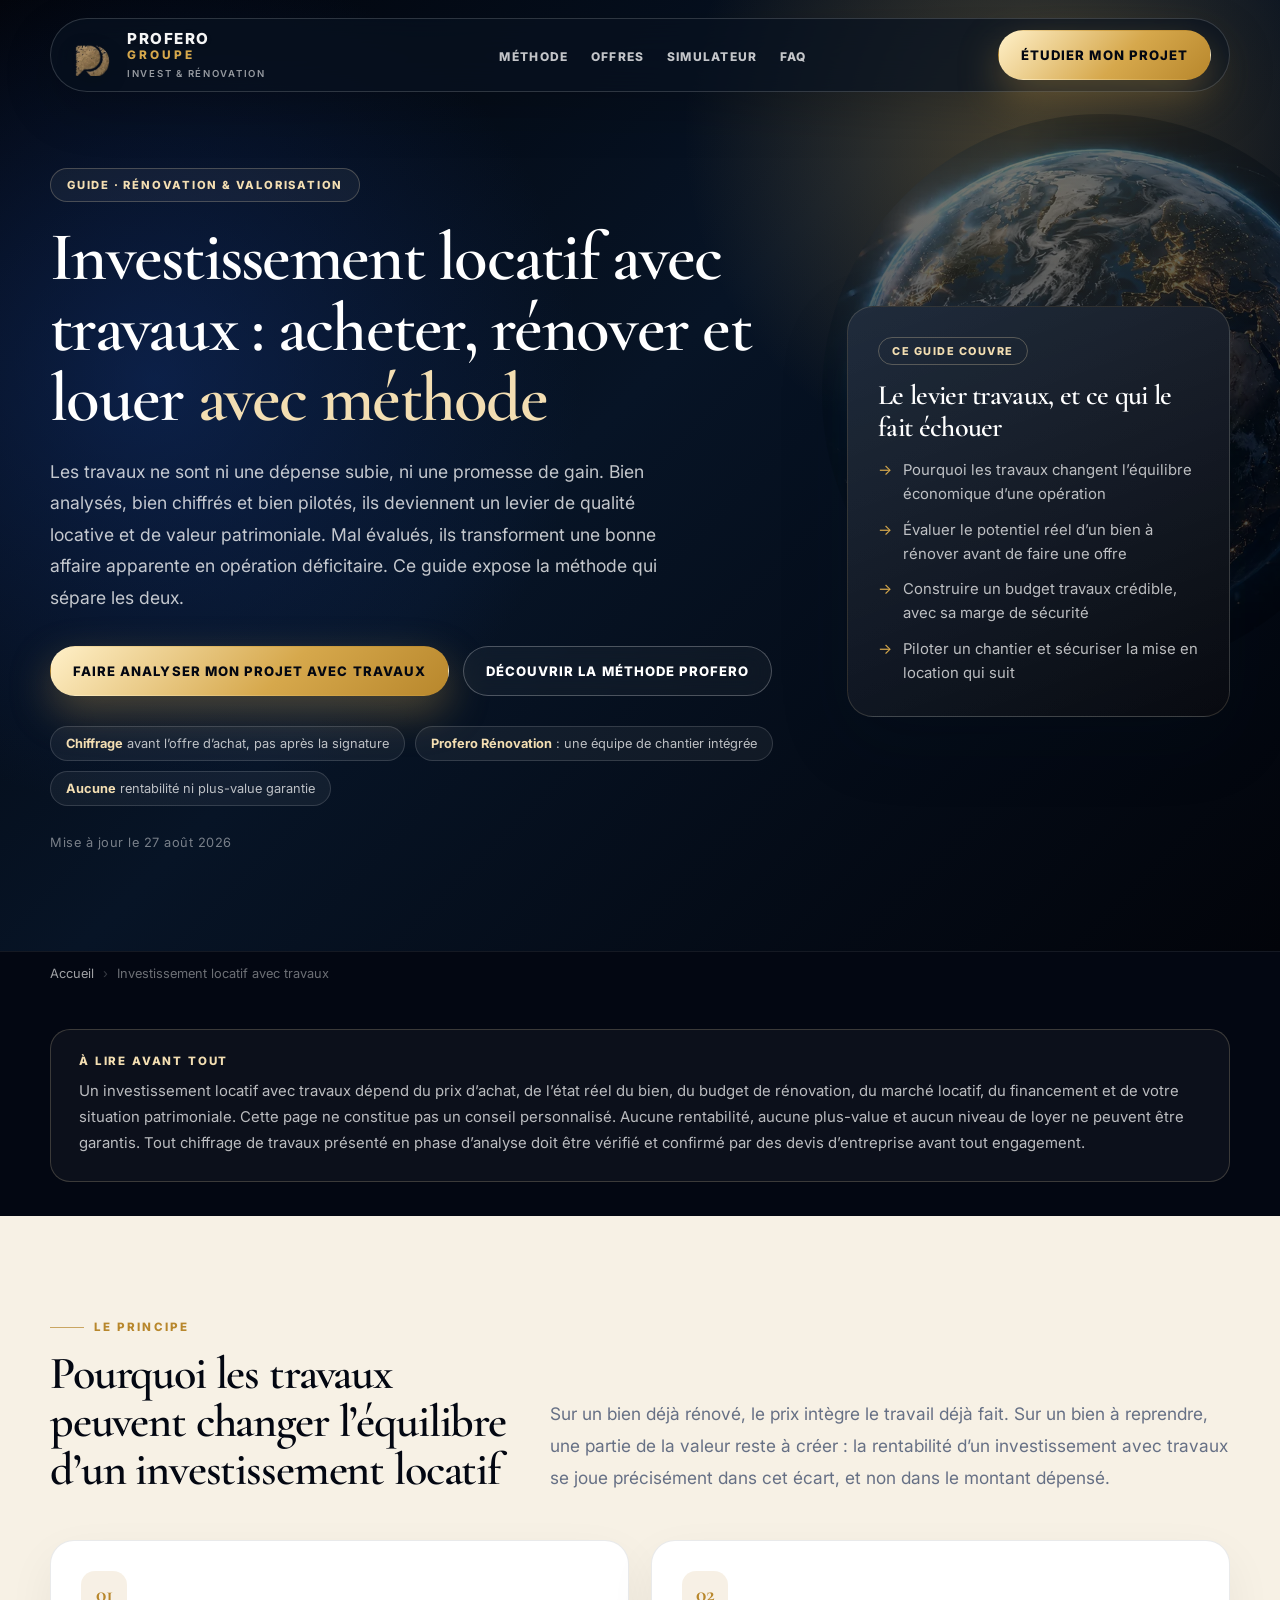
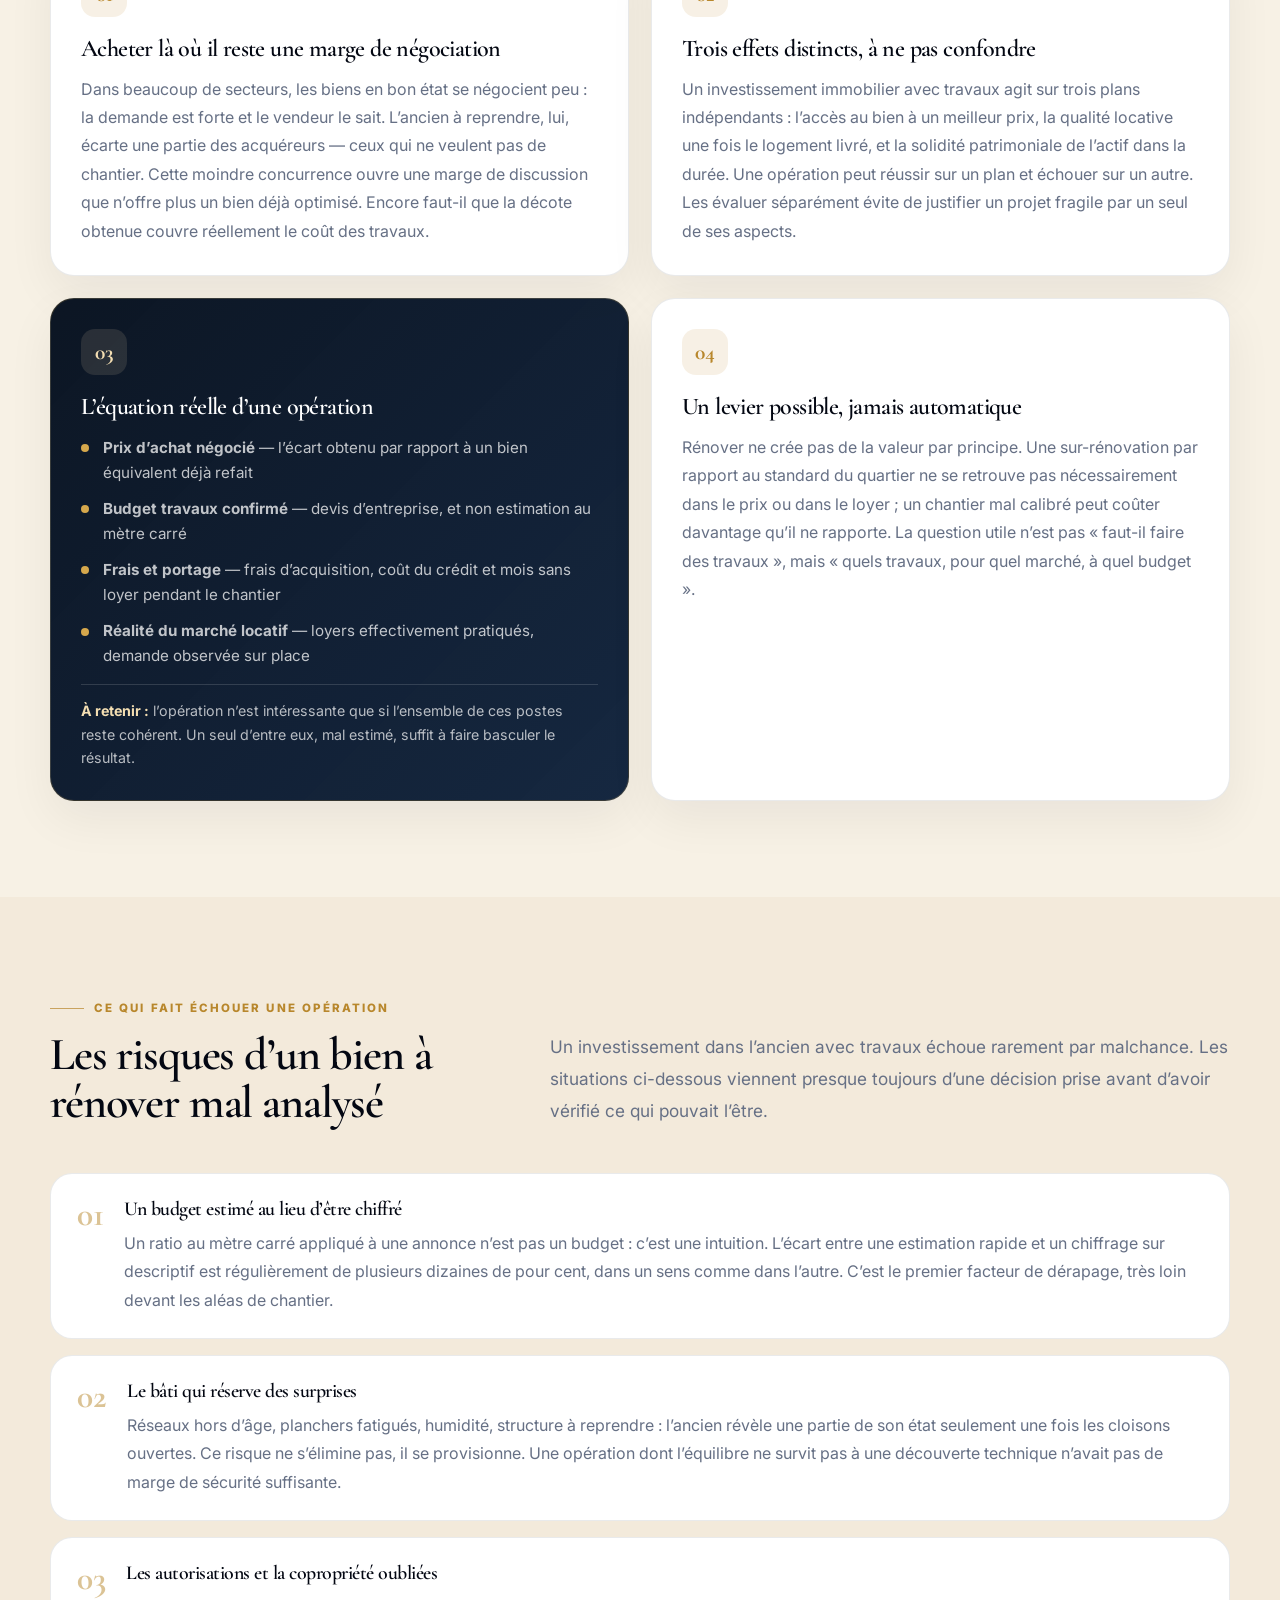
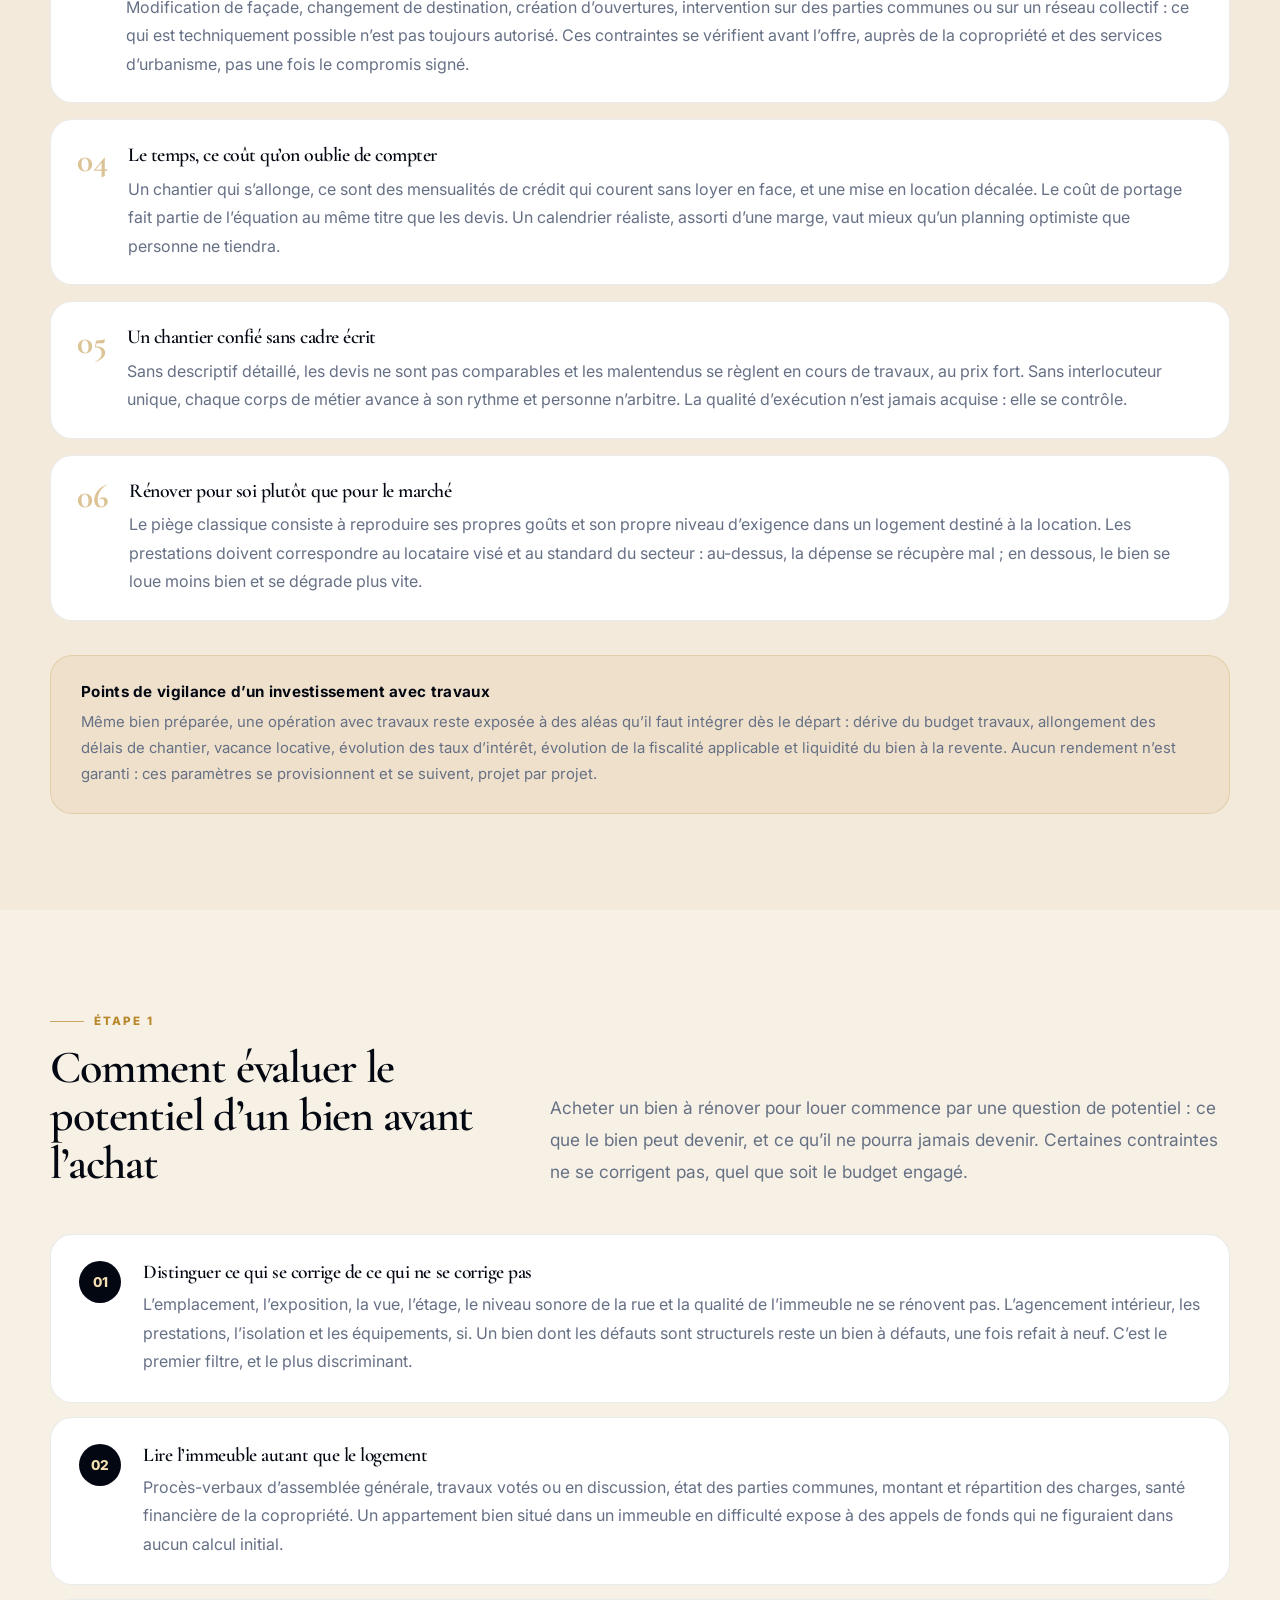
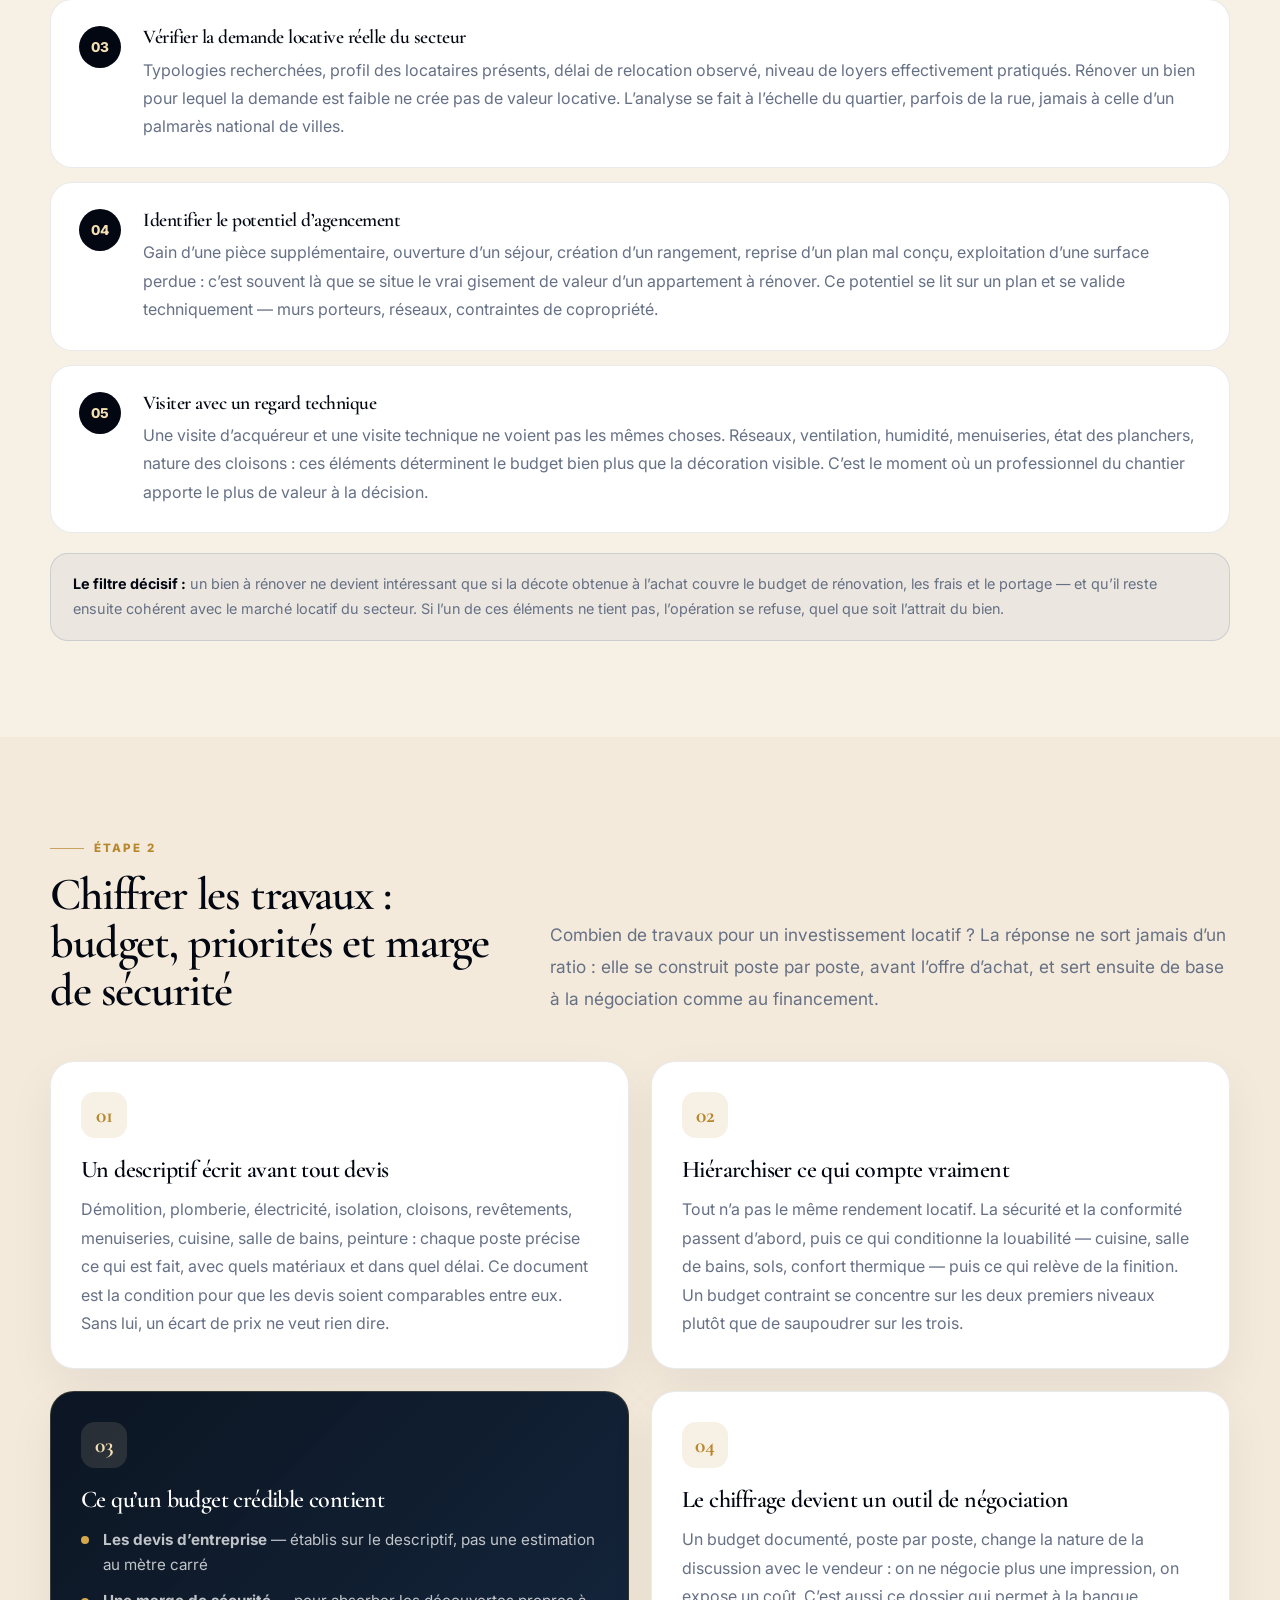
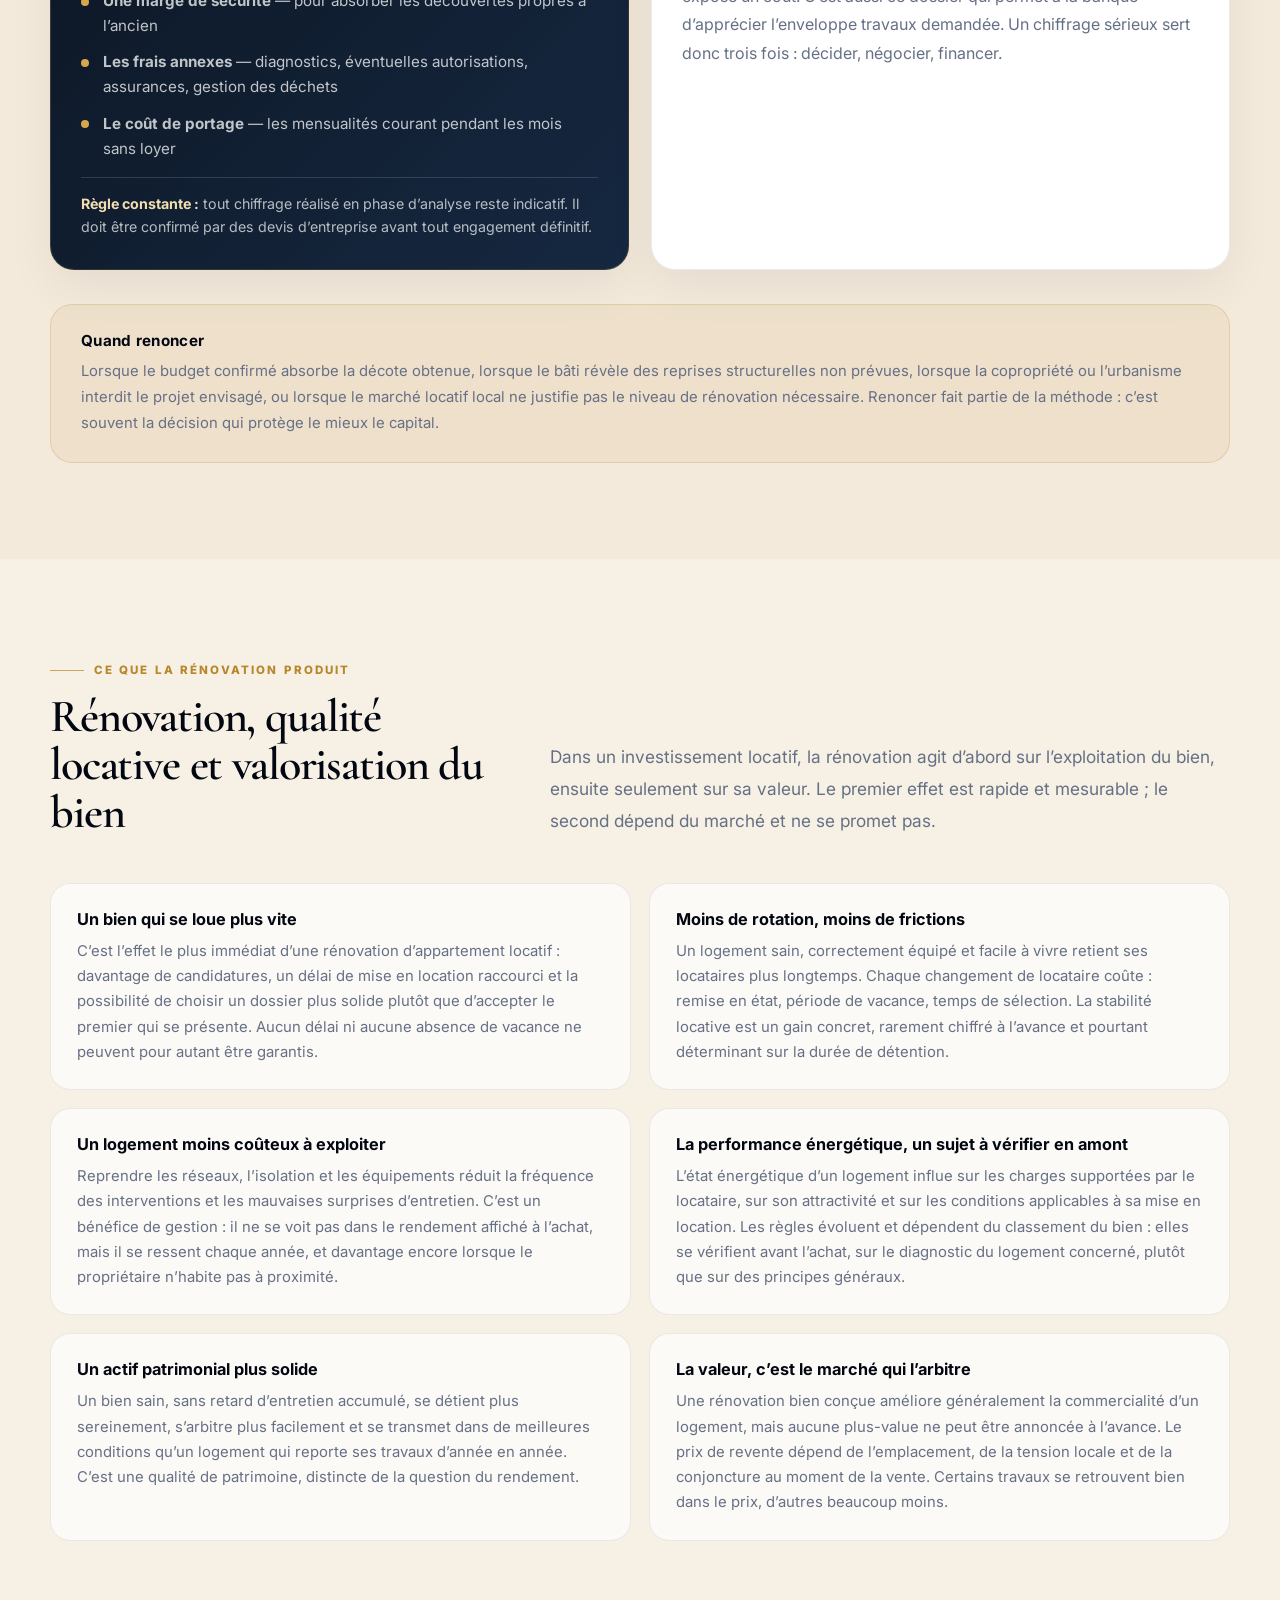
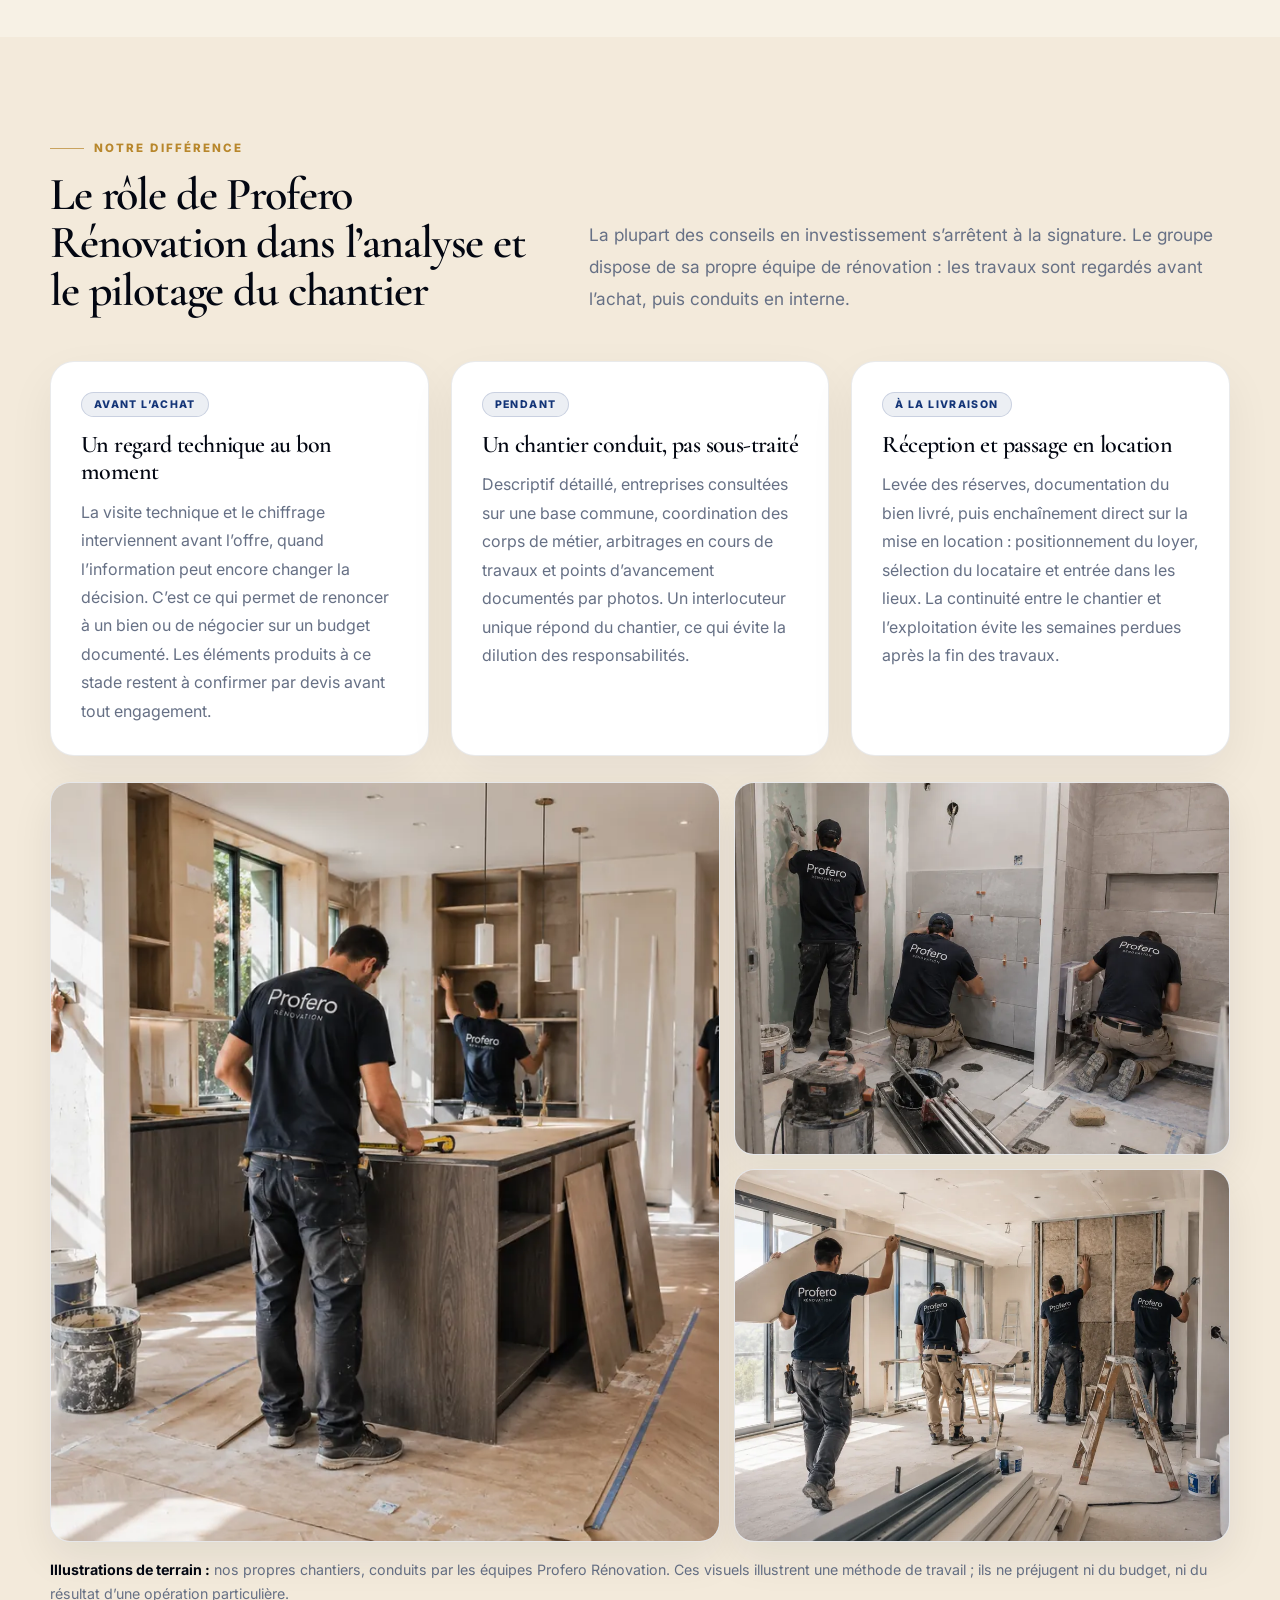
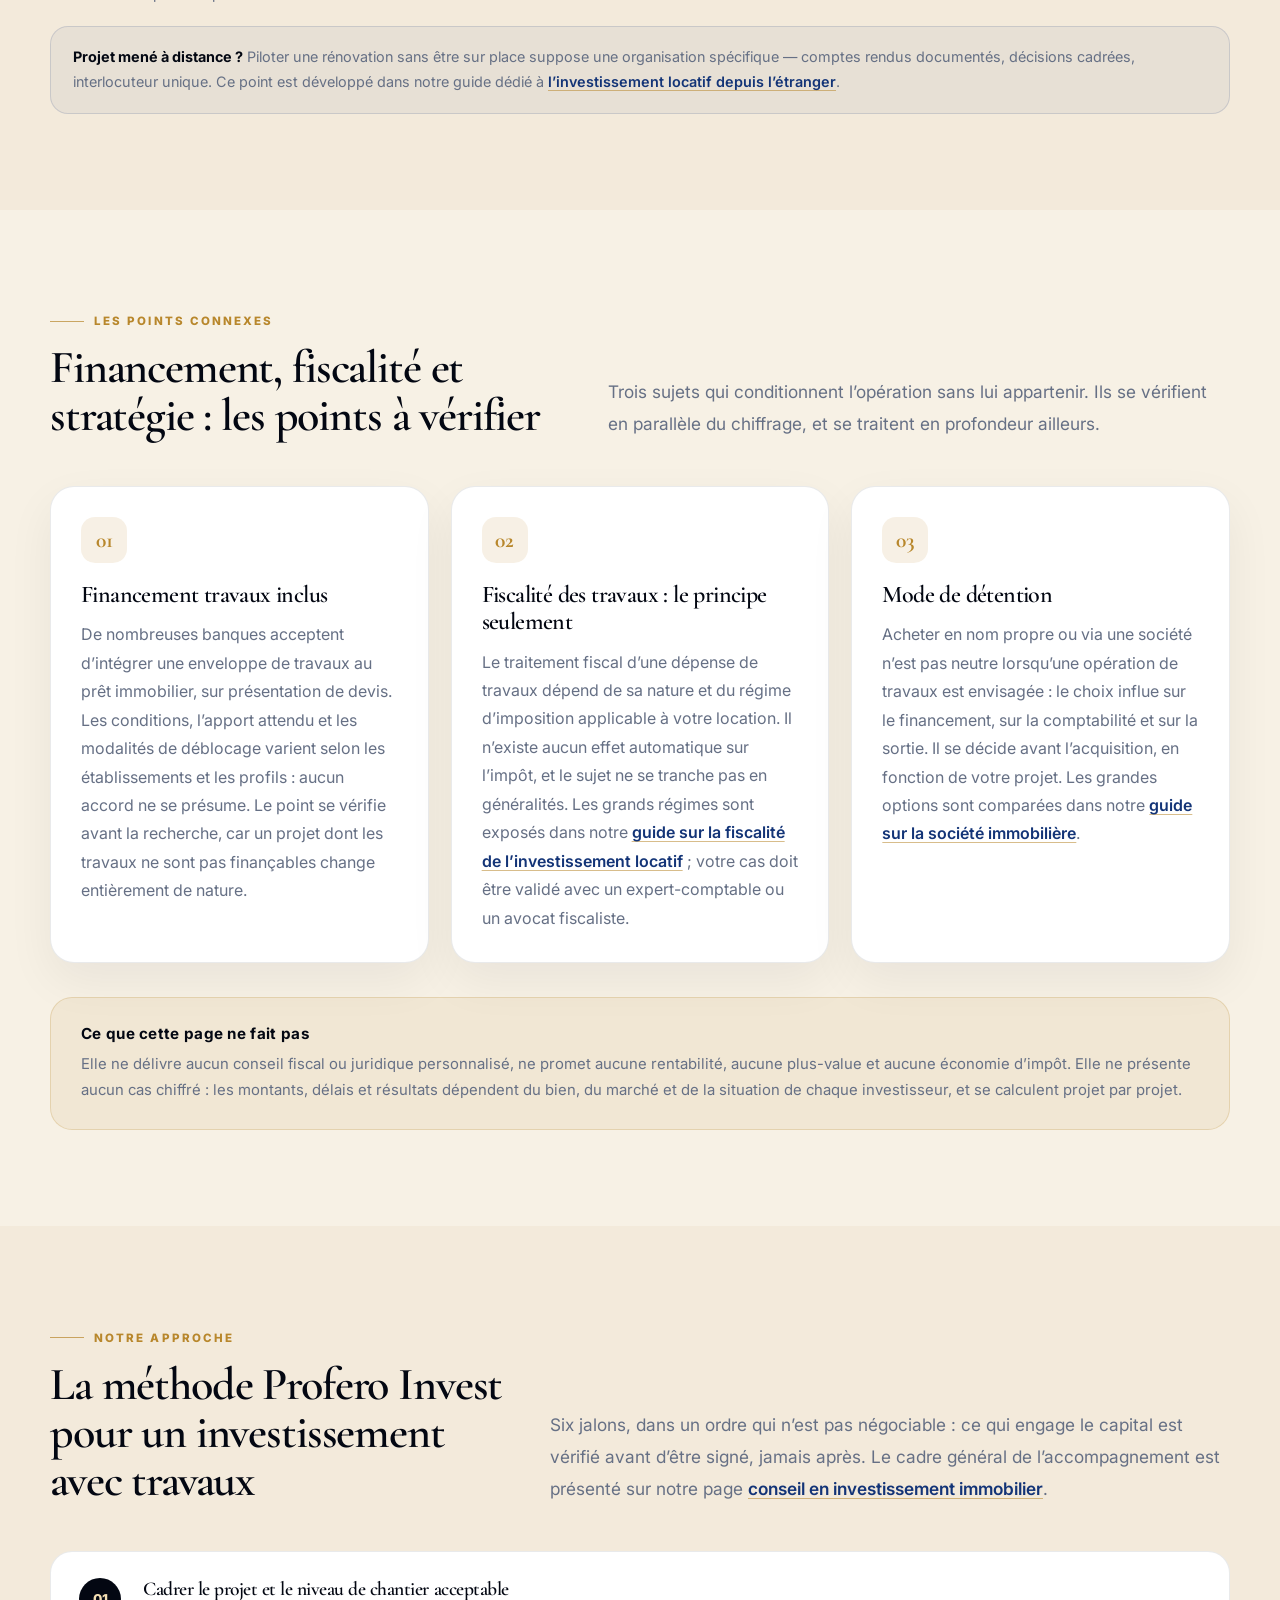
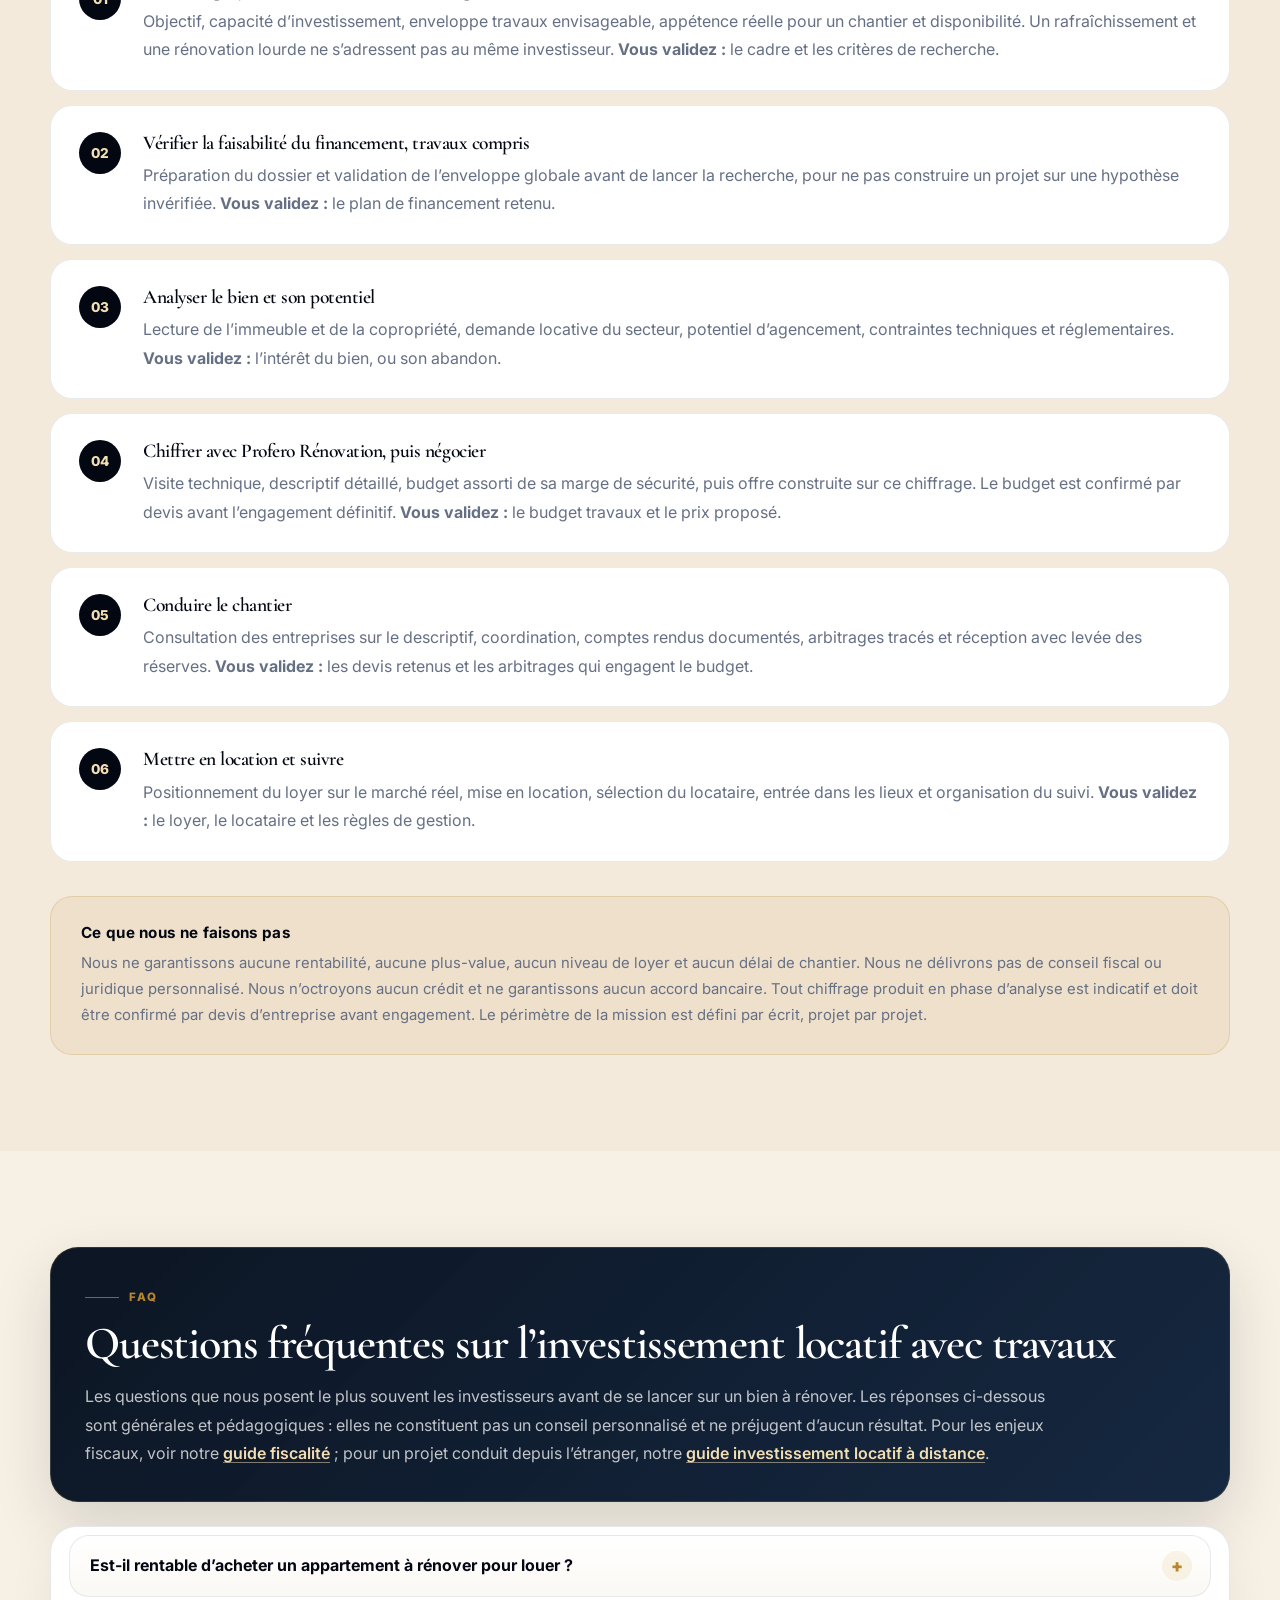
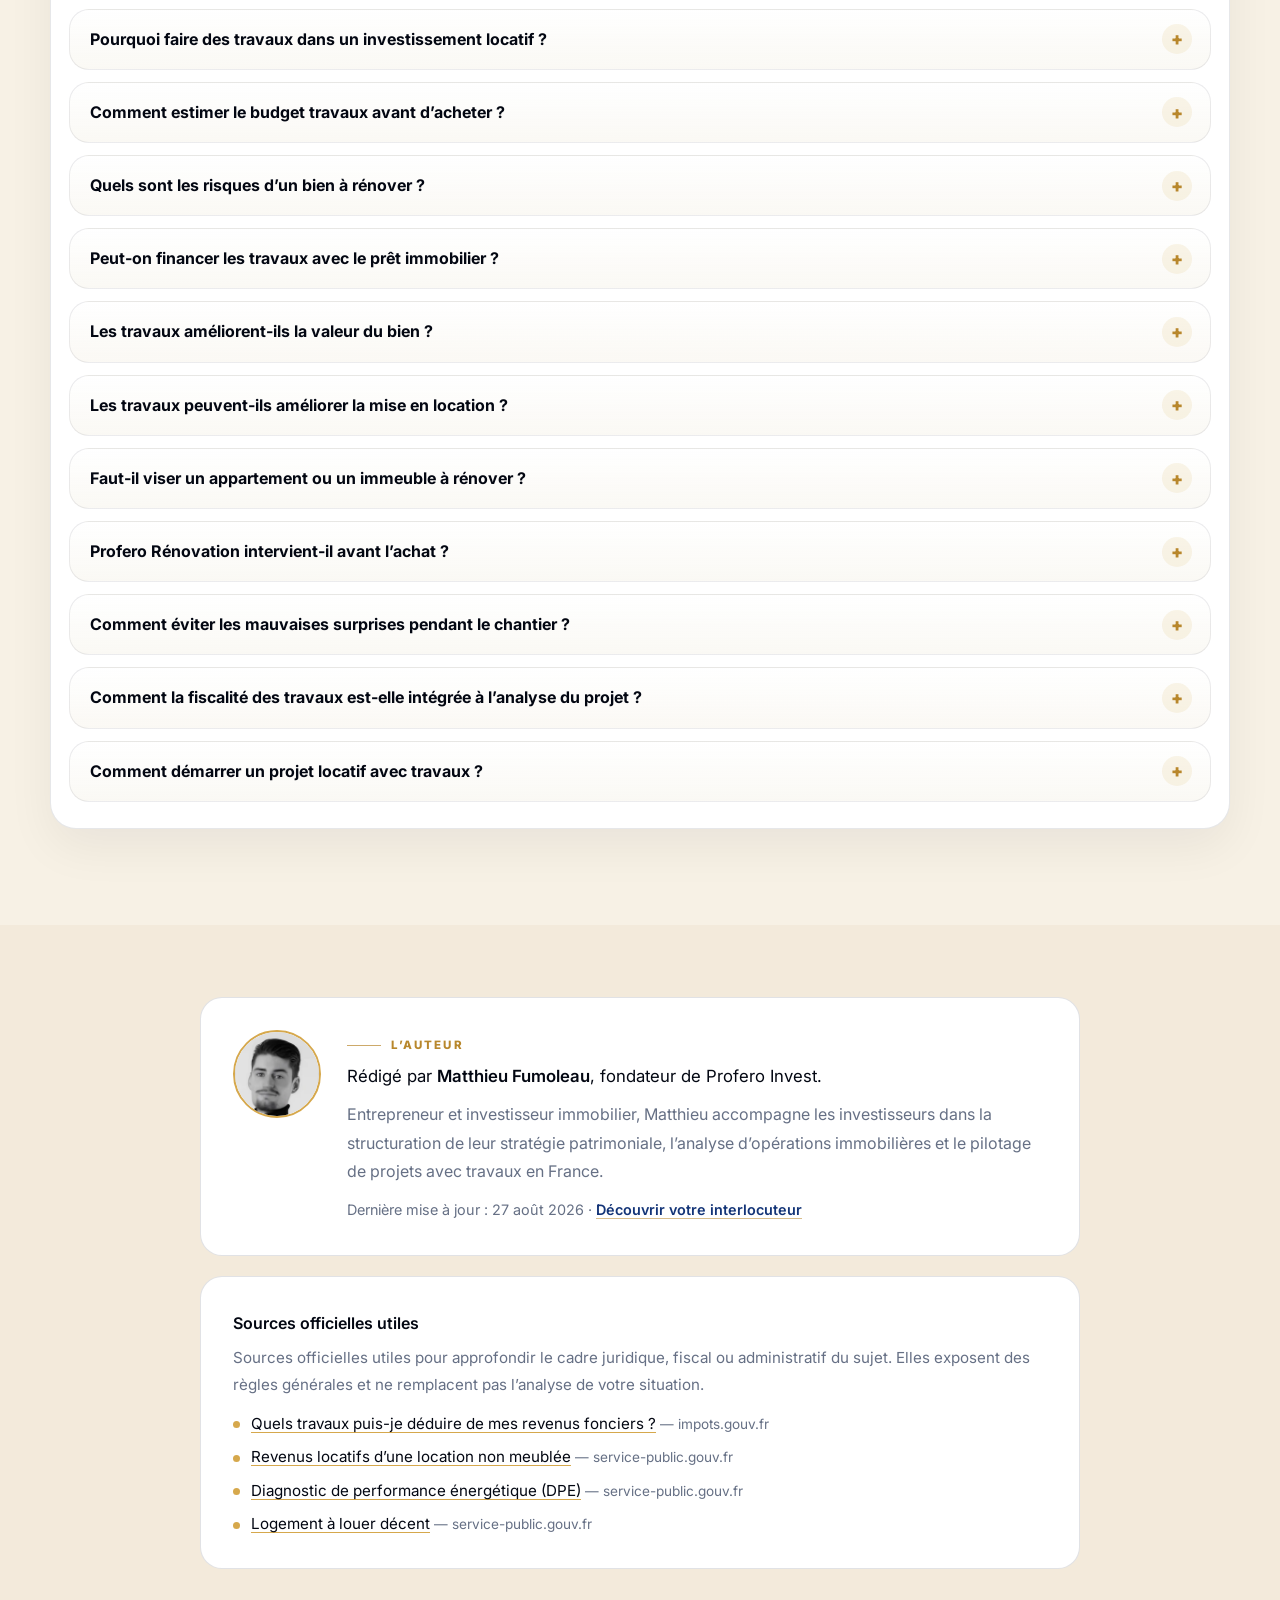
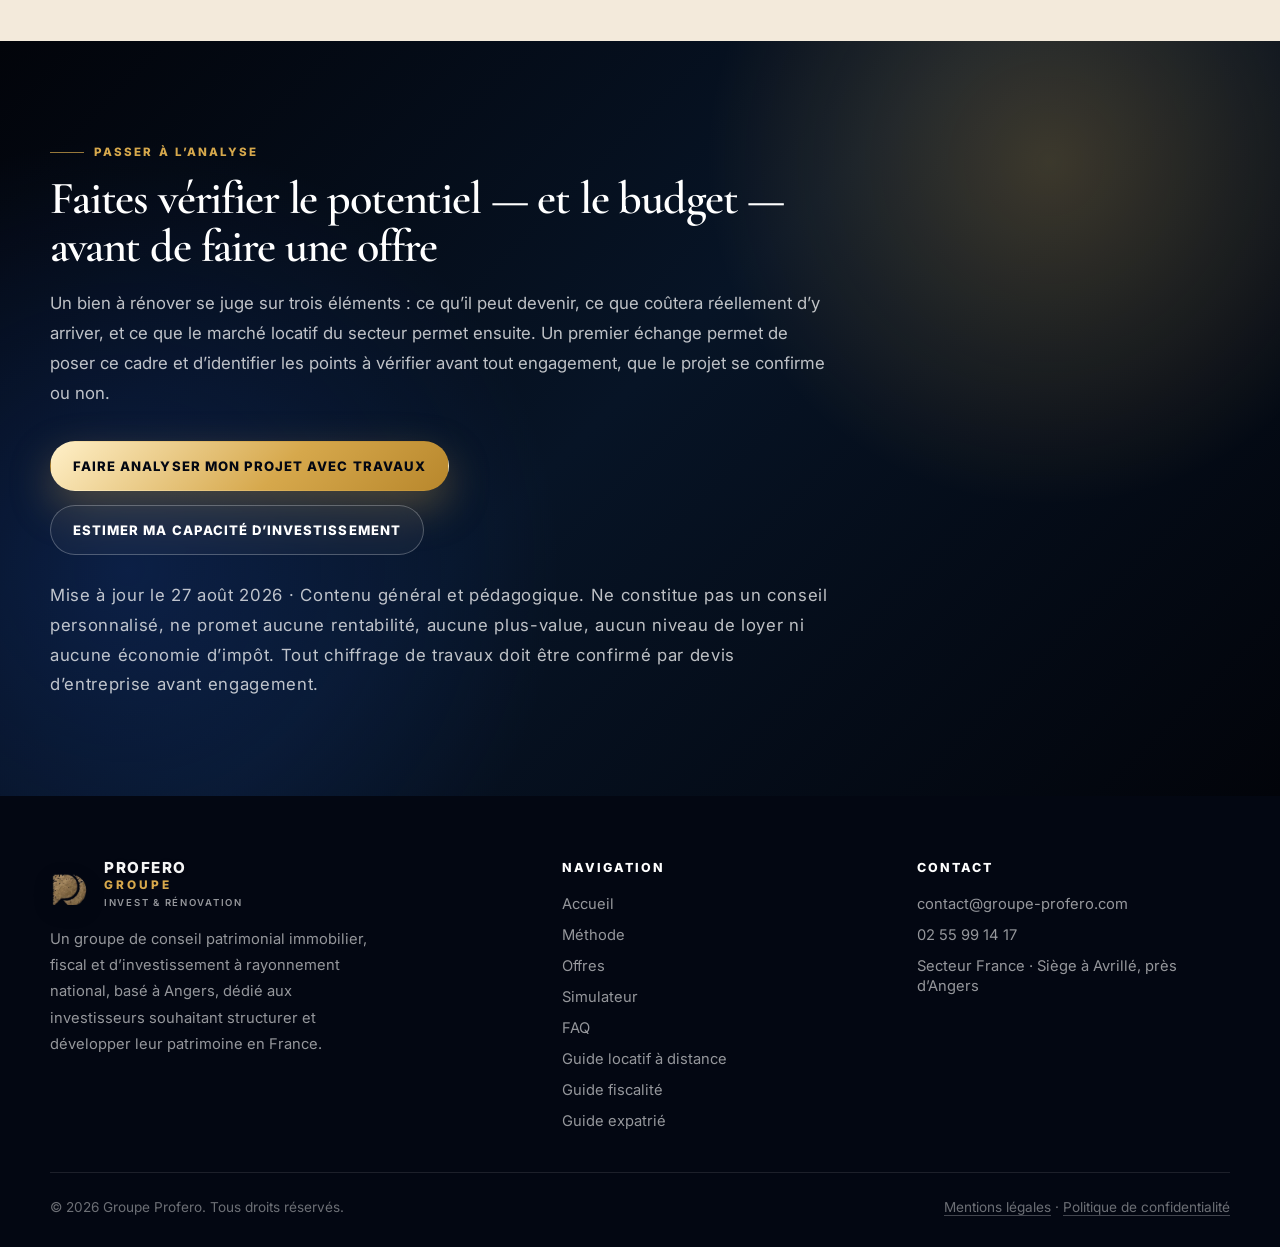
<file: investissement-locatif-avec-travaux/index.html>
<!DOCTYPE html>
<html lang="fr"><head>
<meta charset="utf-8"/>
<meta content="width=device-width, initial-scale=1.0" name="viewport"/>
<title>Investissement locatif avec travaux | Rénover pour louer</title>
<meta name="description" content="Investissement locatif avec travaux : Profero Invest analyse le potentiel du bien, le budget, la rénovation et la stratégie locative, avant l’achat."/>

<link rel="canonical" href="https://www.groupe-profero.com/investissement-locatif-avec-travaux/"/>
<meta content="index, follow, max-image-preview:large, max-snippet:-1" name="robots"/>

<link href="/assets/images/favicon-32.png" rel="icon" sizes="32x32" type="image/png"/>
<link href="/assets/images/apple-touch-icon.png" rel="apple-touch-icon" sizes="180x180"/>
<meta content="#030712" name="theme-color"/>

<!-- Open Graph -->
<meta property="og:title" content="Investissement locatif avec travaux | Rénover pour louer"/>
<meta property="og:description" content="Investissement locatif avec travaux : Profero Invest analyse le potentiel du bien, le budget, la rénovation et la stratégie locative, avant l’achat."/>
<meta property="og:url" content="https://www.groupe-profero.com/investissement-locatif-avec-travaux/"/>
<meta property="og:type" content="article"/>
<meta property="og:locale" content="fr_FR"/>
<meta property="og:site_name" content="Profero Invest"/>
<meta property="og:image" content="https://www.groupe-profero.com/og-image.jpg"/>
<meta property="og:image:type" content="image/jpeg"/>
<meta property="og:image:width" content="1200"/>
<meta property="og:image:height" content="630"/>
<meta property="og:image:alt" content="Profero Invest — investissement locatif avec travaux, analyse et pilotage de la rénovation"/>

<!-- Twitter Card -->
<meta name="twitter:card" content="summary_large_image"/>
<meta name="twitter:title" content="Investissement locatif avec travaux | Rénover pour louer"/>
<meta name="twitter:description" content="Investissement locatif avec travaux : Profero Invest analyse le potentiel du bien, le budget, la rénovation et la stratégie locative, avant l’achat."/>
<meta name="twitter:image" content="https://www.groupe-profero.com/og-image.jpg"/>
<meta name="twitter:image:alt" content="Profero Invest — investissement locatif avec travaux, analyse et pilotage de la rénovation"/>

<link href="https://fonts.googleapis.com" rel="preconnect"/>
<link crossorigin href="https://fonts.gstatic.com" rel="preconnect"/>
<link href="https://fonts.googleapis.com/css2?family=Cormorant+Garamond:wght@400;500;600;700&amp;family=Inter:wght@400;500;600;700;800&amp;display=swap" rel="stylesheet"/>

<style>
    :root {
      --navy-950: #030712;
      --navy-900: #071426;
      --navy-850: #0c1f3a;
      --navy-800: #11294d;
      --blue-700: #133477;
      --blue-600: #1f48a0;
      --blue-100: #e9eef9;
      --gold-600: #b8872c;
      --gold-500: #d6a84c;
      --gold-200: #f3deb2;
      --cream: #f7f1e5;
      --paper: #f3eadb;
      --white: #ffffff;
      --ink: #111827;
      --muted: #667085;
      --line: rgba(15, 23, 42, .12);
      --shadow: 0 24px 70px rgba(7, 17, 31, .16);
      --radius: 22px;
      --max: 1180px;
    }

    * { box-sizing: border-box; margin: 0; padding: 0; }
    html { scroll-behavior: smooth; }
    body {
      font-family: "Inter", sans-serif;
      color: var(--ink);
      background: var(--cream);
      overflow-x: hidden;
    }
    body.menu-open { overflow: hidden; }
    a { color: inherit; text-decoration: none; }
    img { max-width: 100%; display: block; }
    button { font: inherit; }

    .container { width: min(var(--max), calc(100% - 40px)); margin: 0 auto; }

    h1, h2, h3, h4.serif {
      font-family: "Cormorant Garamond", serif;
      font-weight: 600;
      letter-spacing: -.025em;
    }
    h1 {
      font-size: clamp(2.5rem, 5.4vw, 4.6rem);
      line-height: 1.02;
      color: var(--white);
    }
    h2 {
      font-size: clamp(2rem, 3.6vw, 3.35rem);
      line-height: 1.04;
      color: var(--navy-950);
    }
    h3 { font-size: 1.5rem; line-height: 1.14; color: var(--navy-950); }
    p { line-height: 1.78; color: var(--muted); font-size: 1rem; }
    .lead { font-size: 1.08rem; line-height: 1.85; max-width: 680px; }

    .eyebrow {
      display: inline-flex;
      align-items: center;
      gap: 10px;
      color: var(--gold-600);
      font-size: .72rem;
      font-weight: 800;
      letter-spacing: .18em;
      text-transform: uppercase;
      margin-bottom: 16px;
    }
    .eyebrow::before { content: ""; width: 34px; height: 1px; background: currentColor; opacity: .7; }

    .section { padding: 96px 0; position: relative; }
    .section.alt { background: var(--paper); }
    .section-head {
      display: flex;
      justify-content: space-between;
      align-items: flex-end;
      gap: 40px;
      margin-bottom: 46px;
    }

    .btn {
      display: inline-flex;
      align-items: center;
      justify-content: center;
      gap: 10px;
      border: 1px solid transparent;
      min-height: 50px;
      padding: 14px 22px;
      border-radius: 999px;
      font-size: .82rem;
      font-weight: 800;
      letter-spacing: .08em;
      text-transform: uppercase;
      cursor: pointer;
      transition: transform .22s ease, background .22s ease, color .22s ease, border-color .22s ease, box-shadow .22s ease;
      white-space: nowrap;
    }
    .btn:hover { transform: translateY(-2px); }
    .btn-primary {
      color: var(--navy-950);
      background: linear-gradient(135deg, #fff0c8, #d6a84c 58%, #b8872c);
      box-shadow: 0 16px 42px rgba(214,168,76,.34);
    }
    .btn-primary:hover { box-shadow: 0 20px 50px rgba(201, 146, 45, .35); }
    .btn-outline-light {
      color: var(--white);
      border-color: rgba(255, 255, 255, .26);
      background: rgba(255, 255, 255, .04);
      backdrop-filter: blur(12px);
    }
    .btn-outline-light:hover { border-color: var(--gold-500); color: var(--gold-200); }
    .btn-outline-dark {
      color: var(--navy-950);
      border-color: rgba(7, 17, 31, .2);
      background: rgba(255, 255, 255, .4);
    }
    .btn-outline-dark:hover { border-color: var(--navy-950); background: var(--white); }

    /* NAV */
    .nav { position: fixed; top: 18px; left: 0; right: 0; z-index: 100; pointer-events: none; }
    .nav-inner {
      width: min(var(--max), calc(100% - 32px));
      height: 74px;
      margin: 0 auto;
      display: flex;
      align-items: center;
      justify-content: space-between;
      gap: 24px;
      padding: 0 18px 0 22px;
      border: 1px solid rgba(255, 255, 255, .16);
      border-radius: 999px;
      background: rgba(7, 17, 31, .72);
      backdrop-filter: blur(20px);
      box-shadow: 0 18px 50px rgba(0,0,0,.2);
      pointer-events: auto;
    }
    .brand { display: flex; align-items: center; gap: 12px; color: var(--white); min-width: 235px; }
    .logo-img {
      width: 42px;
      height: 42px;
      object-fit: contain;
      display: block;
      background: transparent;
      filter: drop-shadow(0 6px 10px rgba(0,0,0,.22));
      flex-shrink: 0;
    }
    .brand-text {
      color: var(--white);
      text-shadow: 0 1px 20px rgba(214,168,76,.06);
      letter-spacing: .10em;
      display: flex;
      flex-direction: column;
      gap: 2px;
      line-height: 1;
      font-weight: 800;
      text-transform: uppercase;
    }
    .brand-text strong { display: block; color: rgba(255,255,255,.96); font-size: .95rem; font-weight: 800; letter-spacing: .10em; }
    .brand-text em { display: block; font-style: normal; color: var(--gold-500); font-size: .74rem; font-weight: 800; letter-spacing: .26em; margin-top: 2px; }
    .brand-text span { display: block; color: rgba(255,255,255,.58); font-weight: 600; font-size: .60rem; letter-spacing: .18em; margin-top: 5px; }
    .footer .brand-text strong { color: rgba(255,255,255,.96); }
    .footer .brand-text em { color: var(--gold-500); }

    .nav-links { display: flex; align-items: center; gap: 22px; list-style: none; }
    .nav-links a {
      color: rgba(255,255,255,.76);
      font-size: .75rem;
      font-weight: 800;
      letter-spacing: .11em;
      text-transform: uppercase;
      transition: color .2s ease;
    }
    .nav-links a:hover { color: var(--gold-200); }
    .nav-action { display: flex; align-items: center; gap: 10px; }
    .mobile-toggle {
      display: none;
      width: 46px;
      height: 46px;
      border: 1px solid rgba(255,255,255,.22);
      border-radius: 50%;
      background: transparent;
      color: var(--white);
      cursor: pointer;
    }
    .mobile-toggle span { display: block; width: 18px; height: 2px; margin: 4px auto; background: currentColor; }

    /* HERO */
    .hero {
      position: relative;
      padding: 168px 0 96px;
      background:
        radial-gradient(circle at 80% 14%, rgba(214,168,76,.30), transparent 26%),
        radial-gradient(circle at 12% 40%, rgba(19,52,119,.50), transparent 34%),
        linear-gradient(135deg, #02040A 0%, #071426 46%, #02040A 100%);
      overflow: hidden;
    }
    .hero-globe {
      position: absolute;
      right: -8%;
      top: 12%;
      width: min(46vw, 560px);
      aspect-ratio: 1;
      border-radius: 50%;
      background-image: url("/assets/images/globe-terre-nuit.webp");
      background-size: cover;
      background-position: center;
      opacity: .30;
      filter: saturate(.9) contrast(1.05);
      pointer-events: none;
    }
    .hero-grid { position: relative; z-index: 2; display: grid; grid-template-columns: 1.32fr .68fr; gap: 54px; align-items: center; }
    .hero-kicker {
      display: inline-flex;
      align-items: center;
      gap: 10px;
      margin-bottom: 20px;
      padding: 9px 16px;
      border-radius: 999px;
      border: 1px solid rgba(243,222,178,.24);
      background: rgba(255,255,255,.05);
      color: var(--gold-200);
      font-size: .7rem;
      font-weight: 800;
      letter-spacing: .16em;
      text-transform: uppercase;
    }
    .hero h1 strong { color: var(--gold-200); font-weight: 600; }
    .hero-sub { color: rgba(255,255,255,.76); font-size: 1.1rem; line-height: 1.8; max-width: 640px; margin-top: 22px; }
    .hero-actions { display: flex; flex-wrap: wrap; gap: 14px; margin-top: 32px; }
    .hero-proof { display: flex; flex-wrap: wrap; gap: 10px; margin-top: 30px; }
    .proof-pill {
      padding: 9px 15px;
      border-radius: 999px;
      border: 1px solid rgba(255,255,255,.14);
      background: rgba(255,255,255,.05);
      color: rgba(255,255,255,.72);
      font-size: .8rem;
    }
    .proof-pill b { color: var(--gold-200); font-weight: 700; }
    .hero-card {
      border-radius: 26px;
      padding: 30px;
      background:
        linear-gradient(160deg, rgba(255,255,255,.10), rgba(255,255,255,.025)),
        linear-gradient(135deg, #071426, #02040A);
      border: 1px solid rgba(243,222,178,.16);
      box-shadow: var(--shadow);
    }
    .hero-card .tag {
      display: inline-block;
      margin-bottom: 14px;
      padding: 6px 13px;
      border-radius: 999px;
      border: 1px solid rgba(243,222,178,.28);
      color: var(--gold-200);
      font-size: .68rem;
      font-weight: 800;
      letter-spacing: .14em;
      text-transform: uppercase;
    }
    .hero-card-title {
      font-family: "Cormorant Garamond", serif;
      font-weight: 600;
      letter-spacing: -.025em;
      color: var(--white);
      font-size: 1.75rem;
      line-height: 1.15;
      margin-bottom: 16px;
    }
    .hero-card ul { list-style: none; display: grid; gap: 12px; }
    .hero-card li {
      display: flex;
      gap: 11px;
      color: rgba(255,255,255,.72);
      font-size: .93rem;
      line-height: 1.6;
    }
    .hero-card li::before { content: "→"; color: var(--gold-500); flex-shrink: 0; }

    .updated {
      margin-top: 26px;
      color: rgba(255,255,255,.46);
      font-size: .8rem;
      letter-spacing: .04em;
    }

    /* BREADCRUMB */
    .crumb { background: var(--navy-950); padding: 14px 0; border-top: 1px solid rgba(255,255,255,.07); }
    .crumb ol { list-style: none; display: flex; flex-wrap: wrap; gap: 9px; color: rgba(255,255,255,.42); font-size: .8rem; }
    .crumb a { color: rgba(255,255,255,.62); transition: color .2s ease; }
    .crumb a:hover { color: var(--gold-200); }
    .crumb li + li::before { content: "›"; margin-right: 9px; opacity: .5; }

    /* CARTES */
    .grid-2 { display: grid; grid-template-columns: repeat(2, minmax(0, 1fr)); gap: 22px; }
    .grid-3 { display: grid; grid-template-columns: repeat(3, minmax(0, 1fr)); gap: 22px; }
    .card {
      border-radius: 24px;
      padding: 30px;
      background: var(--white);
      border: 1px solid rgba(15,23,42,.09);
      box-shadow: 0 18px 48px rgba(15,23,42,.06);
    }
    .card h3 { margin-bottom: 12px; }
    .card ul { list-style: none; display: grid; gap: 11px; margin-top: 14px; }
    .card li { position: relative; padding-left: 22px; color: var(--muted); font-size: .95rem; line-height: 1.65; }
    .card li::before { content: ""; position: absolute; left: 0; top: .62em; width: 8px; height: 8px; border-radius: 50%; background: var(--gold-500); }
    .card-num {
      display: grid;
      place-items: center;
      width: 46px;
      height: 46px;
      margin-bottom: 18px;
      border-radius: 14px;
      background: rgba(184,135,44,.12);
      color: var(--gold-600);
      font-family: "Cormorant Garamond", serif;
      font-size: 1.35rem;
      font-weight: 700;
    }
    .card.dark {
      background: linear-gradient(135deg, rgba(7,17,31,.98), rgba(12,31,58,.96));
      border-color: rgba(214,168,76,.20);
      color: var(--white);
    }
    .card.dark h3 { color: var(--white); }
    .card.dark p, .card.dark li { color: rgba(255,255,255,.74); }
    .card.dark .card-num { background: rgba(243,222,178,.12); color: var(--gold-200); }

    /* ERREURS */
    .mistake { display: grid; grid-template-columns: auto 1fr; gap: 20px; align-items: start; padding: 24px 26px; border-radius: 22px; background: var(--white); border: 1px solid rgba(15,23,42,.09); }
    .mistake-num {
      font-family: "Cormorant Garamond", serif;
      font-size: 2.1rem;
      font-weight: 700;
      line-height: 1;
      color: rgba(184,135,44,.5);
    }
    .mistake h3 { font-size: 1.24rem; margin-bottom: 8px; }
    .mistakes { display: grid; gap: 16px; }

    /* QUESTIONS */
    .qlist { display: grid; grid-template-columns: repeat(2, minmax(0,1fr)); gap: 18px; }
    .qitem {
      padding: 24px 26px;
      border-radius: 20px;
      background: rgba(255,255,255,.65);
      border: 1px solid rgba(15,23,42,.08);
    }
    .qitem strong { display: block; color: var(--navy-950); font-size: 1.02rem; margin-bottom: 8px; line-height: 1.4; }
    .qitem span { color: var(--muted); font-size: .93rem; line-height: 1.7; }

    /* MÉTHODE */
    .steps { display: grid; gap: 14px; counter-reset: step; }
    .step {
      display: grid;
      grid-template-columns: auto 1fr;
      gap: 22px;
      align-items: start;
      padding: 26px 28px;
      border-radius: 22px;
      background: var(--white);
      border: 1px solid rgba(15,23,42,.09);
    }
    .step-index {
      display: grid;
      place-items: center;
      width: 42px;
      height: 42px;
      border-radius: 50%;
      background: var(--navy-950);
      color: var(--gold-200);
      font-size: .85rem;
      font-weight: 800;
      flex-shrink: 0;
    }
    .step h3 { font-size: 1.22rem; margin-bottom: 7px; }

    /* CAUTION */
    .caution {
      margin-top: 34px;
      padding: 26px 30px;
      border-radius: 22px;
      background: rgba(184,135,44,.09);
      border: 1px solid rgba(184,135,44,.22);
      display: grid;
      gap: 8px;
    }
    .caution strong { color: var(--navy-950); font-size: .95rem; letter-spacing: .02em; }
    .caution span { color: var(--muted); font-size: .93rem; line-height: 1.75; }

    /* FAQ */
    .faq-shell { display: grid; gap: 24px; }
    .faq-intro-card {
      border-radius: 28px;
      padding: 34px;
      background: linear-gradient(135deg, rgba(7,17,31,.98), rgba(12,31,58,.96));
      color: var(--white);
      border: 1px solid rgba(214,168,76,.18);
      box-shadow: 0 22px 60px rgba(7,17,31,.14);
    }
    .faq-intro-card h2 { color: var(--white); margin-bottom: 14px; }
    .faq-intro-card p { color: rgba(255,255,255,.74); max-width: 980px; }
    .faq-category {
      border-radius: 26px;
      background: var(--white);
      border: 1px solid rgba(15,23,42,.10);
      box-shadow: 0 18px 48px rgba(15,23,42,.06);
      overflow: hidden;
      padding: 8px 0;
    }
    .faq-category details {
      margin: 0 18px 12px;
      border-radius: 20px;
      overflow: hidden;
      border: 1px solid rgba(15,23,42,.08);
      background: linear-gradient(180deg, rgba(255,255,255,1), rgba(250,248,243,.9));
    }
    .faq-category details:last-child { margin-bottom: 18px; }
    .faq-category summary {
      list-style: none;
      cursor: pointer;
      padding: 18px 56px 18px 20px;
      font-weight: 700;
      color: var(--navy-950);
      position: relative;
      line-height: 1.45;
    }
    .faq-category summary::-webkit-details-marker { display: none; }
    .faq-category summary::after {
      content: "+";
      position: absolute;
      right: 18px;
      top: 50%;
      transform: translateY(-50%);
      width: 30px;
      height: 30px;
      border-radius: 50%;
      display: grid;
      place-items: center;
      background: rgba(214,168,76,.12);
      color: var(--gold-600);
      font-size: 1.1rem;
      font-weight: 900;
    }
    .faq-category details[open] summary::after { content: "–"; }
    .faq-answer { padding: 0 20px 18px; color: var(--muted); line-height: 1.75; font-size: .96rem; }

    /* CTA FINAL */
    .cta-final {
      padding: 96px 0;
      background:
        radial-gradient(circle at 82% 16%, rgba(214,168,76,.26), transparent 28%),
        radial-gradient(circle at 10% 70%, rgba(19,52,119,.45), transparent 34%),
        linear-gradient(135deg, #02040A 0%, #071426 48%, #02040A 100%);
    }
    .cta-inner { max-width: 780px; }
    .cta-final h2 { color: var(--white); margin-bottom: 18px; }
    .cta-final p { color: rgba(255,255,255,.74); font-size: 1.05rem; }
    .cta-actions { display: flex; flex-wrap: wrap; gap: 14px; margin-top: 32px; }

    /* FOOTER */
    .footer { background: var(--navy-950); color: rgba(255,255,255,.66); padding: 64px 0 32px; }
    .footer-grid { display: grid; grid-template-columns: 1.5fr 1fr 1fr; gap: 42px; margin-bottom: 42px; }
    .footer h4 { color: var(--white); font-size: .78rem; letter-spacing: .16em; text-transform: uppercase; margin-bottom: 18px; font-weight: 800; }
    .footer p { color: rgba(255,255,255,.58); max-width: 340px; font-size: .92rem; }
    .footer .brand { margin-bottom: 18px; }
    .footer ul { list-style: none; display: grid; gap: 11px; }
    .footer a { color: rgba(255,255,255,.58); font-size: .92rem; transition: color .2s ease; }
    .footer a:hover { color: var(--gold-200); }
    .footer-bottom {
      border-top: 1px solid rgba(255,255,255,.1);
      padding-top: 26px;
      display: flex;
      justify-content: space-between;
      gap: 24px;
      color: rgba(255,255,255,.42);
      font-size: .85rem;
    }
    .footer-bottom a { color: inherit; font-size: inherit; text-decoration: underline; text-underline-offset: 3px; text-decoration-color: rgba(255,255,255,.25); }
    .footer-bottom a:hover { color: var(--gold-200); text-decoration-color: rgba(243,222,178,.5); }

    /* REVEAL */
    .reveal { opacity: 0; transform: translateY(22px); transition: opacity .75s ease, transform .75s ease; }
    .reveal.visible { opacity: 1; transform: translateY(0); }
    @media (prefers-reduced-motion: reduce) {
      html { scroll-behavior: auto; }
      .reveal { opacity: 1; transform: none; transition: none; }
    }

    @media (max-width: 1120px) {
      .nav-links { display: none; }
      .mobile-toggle { display: block; }
      .nav-action .btn { display: none; }
      .mobile-menu {
        position: fixed;
        top: 104px;
        left: 16px;
        right: 16px;
        z-index: 99;
        display: none;
        padding: 22px;
        border-radius: 28px;
        background: rgba(7,17,31,.94);
        backdrop-filter: blur(20px);
        border: 1px solid rgba(255,255,255,.14);
        box-shadow: var(--shadow);
      }
      .mobile-menu.open { display: block; }
      .mobile-menu a {
        display: block;
        padding: 16px;
        border-bottom: 1px solid rgba(255,255,255,.08);
        color: rgba(255,255,255,.84);
        font-weight: 800;
        letter-spacing: .1em;
        text-transform: uppercase;
        font-size: .8rem;
      }
      .mobile-menu a:last-child { border-bottom: none; }
      .hero-grid { grid-template-columns: 1fr; }
      .section-head { flex-direction: column; align-items: flex-start; }
      .footer-grid { grid-template-columns: 1fr 1fr; }
    }
    @media (min-width: 1121px) { .mobile-menu { display: none !important; } }

    @media (max-width: 860px) {
      .grid-2, .grid-3, .qlist { grid-template-columns: 1fr; }
    }

    @media (max-width: 720px) {
      .container { width: min(100% - 28px, var(--max)); }
      .nav { top: 10px; }
      .nav-inner { width: calc(100% - 20px); height: 66px; padding-left: 14px; }
      .brand { min-width: 0; }
      .logo-img { width: 36px; height: 36px; }
      .brand-text strong { font-size: .78rem; }
      .brand-text em { font-size: .62rem; letter-spacing: .20em; }
      .brand-text span { font-size: .54rem; }
      .hero { padding: 128px 0 70px; }
      .hero-globe { width: 78vw; right: -26vw; top: 58%; opacity: .16; }
      .hero-actions .btn, .cta-actions .btn { width: 100%; }
      .section, .cta-final { padding: 68px 0; }
      .card, .step, .mistake, .faq-intro-card { padding: 26px; }
      .mistake, .step { grid-template-columns: 1fr; gap: 12px; }
      .footer-grid { grid-template-columns: 1fr; }
      .footer-bottom { flex-direction: column; }
    }

    /* ADDITIONS PAGE INVESTISSEMENT LOCATIF AVEC TRAVAUX */
    .ilink {
      color: var(--blue-700);
      font-weight: 600;
      text-decoration: underline;
      text-underline-offset: 3px;
      text-decoration-thickness: 1px;
      text-decoration-color: rgba(184,135,44,.55);
      transition: color .2s ease, text-decoration-color .2s ease;
    }
    .ilink:hover { color: var(--gold-600); text-decoration-color: var(--gold-500); }
    .card.dark .ilink, .faq-intro-card .ilink, .cta-final .ilink {
      color: var(--gold-200);
      text-decoration-color: rgba(243,222,178,.5);
    }
    .card.dark .ilink:hover, .faq-intro-card .ilink:hover, .cta-final .ilink:hover { color: var(--white); }

    .regime-head {
      display: flex;
      flex-wrap: wrap;
      align-items: center;
      gap: 12px;
      margin-bottom: 14px;
    }
    .regime-tag {
      padding: 5px 12px;
      border-radius: 999px;
      background: rgba(19,52,119,.08);
      border: 1px solid rgba(19,52,119,.16);
      color: var(--blue-700);
      font-size: .66rem;
      font-weight: 800;
      letter-spacing: .13em;
      text-transform: uppercase;
    }
    .card.dark .regime-tag {
      background: rgba(243,222,178,.12);
      border-color: rgba(243,222,178,.26);
      color: var(--gold-200);
    }
    .regime-line {
      margin-top: 16px;
      padding-top: 14px;
      border-top: 1px solid rgba(15,23,42,.09);
      color: var(--muted);
      font-size: .89rem;
      line-height: 1.65;
    }
    .card.dark .regime-line { border-top-color: rgba(255,255,255,.14); color: rgba(255,255,255,.7); }
    .regime-line b { color: var(--navy-950); font-weight: 700; }
    .card.dark .regime-line b { color: var(--gold-200); }

    .note {
      margin-top: 20px;
      padding: 18px 22px;
      border-radius: 18px;
      background: rgba(19,52,119,.05);
      border: 1px solid rgba(19,52,119,.14);
      color: var(--muted);
      font-size: .9rem;
      line-height: 1.72;
    }
    .note b { color: var(--navy-950); }

    /* la colonne du hero ne doit pas etre etiree par un mot long */
    .hero-grid > * { min-width: 0; }
    .hero h1 { overflow-wrap: break-word; }

    .disclaimer-band { background: var(--navy-950); padding: 34px 0; }
    .disclaimer-inner {
      display: grid;
      gap: 10px;
      padding: 24px 28px;
      border-radius: 20px;
      background: rgba(255,255,255,.04);
      border: 1px solid rgba(243,222,178,.20);
    }
    .disclaimer-inner strong {
      color: var(--gold-200);
      font-size: .72rem;
      font-weight: 800;
      letter-spacing: .16em;
      text-transform: uppercase;
    }
    .disclaimer-inner span { color: rgba(255,255,255,.72); font-size: .93rem; line-height: 1.78; }

    /* libelles de CTA longs : autoriser le retour a la ligne sur tres petits ecrans */
    @media (max-width: 420px) {
      .hero-actions .btn,
      .cta-actions .btn {
        white-space: normal;
        text-align: center;
        line-height: 1.3;
        padding: 14px 16px;
      }
    }

    @media (max-width: 720px) {
      .disclaimer-inner { padding: 20px 18px; }
      .note { padding: 16px 18px; }
      .hero h1 { font-size: clamp(1.95rem, 8.4vw, 3.1rem); }
      .hero-card-title { font-size: 1.5rem; }
      .hero-sub, .hero-kicker, .proof-pill { max-width: 100%; }
      .hero-kicker { white-space: normal; line-height: 1.5; }
    }

    /* GALERIE CHANTIER — bloc Profero Rénovation */
    .reno-shot {
      display: grid;
      grid-template-columns: 1.35fr 1fr;
      gap: 14px;
      margin-top: 26px;
    }
    .reno-shot figure {
      margin: 0;
      border-radius: 20px;
      overflow: hidden;
      border: 1px solid rgba(15,23,42,.10);
      background: var(--white);
      box-shadow: 0 16px 42px rgba(15,23,42,.08);
    }
    .reno-shot img { width: 100%; height: 100%; object-fit: cover; aspect-ratio: 4 / 3; }
    .reno-shot-side { display: grid; gap: 14px; }
    .reno-caption {
      margin-top: 16px;
      color: var(--muted);
      font-size: .89rem;
      line-height: 1.7;
    }
    .reno-caption b { color: var(--navy-950); }
    @media (max-width: 860px) {
      .reno-shot { grid-template-columns: 1fr; }
      .reno-shot-side { grid-template-columns: 1fr 1fr; }
    }
  
    /* Bloc auteur et sources officielles */
    .author-section { padding: 72px 0; }
    .author-card, .sources-card {
      max-width: 880px; margin: 0 auto; background: var(--white);
      border: 1px solid var(--line); border-radius: var(--radius); padding: 32px;
    }
    .author-card { display: grid; grid-template-columns: 88px 1fr; gap: 26px; align-items: start; }
    .author-photo { width: 88px; height: 88px; border-radius: 50%; object-fit: cover; object-position: center 18%; border: 2px solid var(--gold-500); }
    .author-body .eyebrow { margin-bottom: 10px; }
    .author-name { color: var(--navy-950); font-size: 1.05rem; margin-bottom: 8px; }
    .author-name strong { font-weight: 600; }
    .author-meta { font-size: .9rem; margin-top: 12px; }
    .sources-card { margin-top: 20px; }
    .sources-title { color: var(--navy-950); font-weight: 600; margin-bottom: 6px; }
    .sources-intro { font-size: .95rem; margin-bottom: 14px; }
    .sources-list { list-style: none; display: grid; gap: 10px; }
    .sources-list li { line-height: 1.55; color: var(--muted); font-size: .95rem; padding-left: 18px; position: relative; overflow-wrap: anywhere; }
    .sources-list li::before { content: ""; position: absolute; left: 0; top: .62em; width: 7px; height: 7px; border-radius: 50%; background: var(--gold-500); }
    .sources-list a { color: var(--navy-950); text-decoration: underline; text-decoration-color: var(--gold-500); text-underline-offset: 3px; }
    .sources-list a:hover { color: var(--gold-600); }
    .sources-list span { font-size: .85rem; }
    @media (max-width: 720px) {
      .author-section { padding: 52px 0; }
      .author-card, .sources-card { padding: 24px 20px; }
      .author-card { grid-template-columns: 1fr; gap: 16px; }
      .author-photo { width: 72px; height: 72px; }
    }
  </style>
<link rel="stylesheet" href="/assets/css/motion.css"/>

<noscript><style>.reveal{opacity:1!important;transform:translateY(0)!important}</style></noscript>
<!-- Schema.org : WebPage + BreadcrumbList + FAQPage -->
<script type="application/ld+json">
{
  "@context": "https://schema.org",
  "@graph": [
    {
      "@type": "WebPage",
      "@id": "https://www.groupe-profero.com/investissement-locatif-avec-travaux/#webpage",
      "url": "https://www.groupe-profero.com/investissement-locatif-avec-travaux/",
      "name": "Investissement locatif avec travaux | Rénover pour louer",
      "description": "Investissement locatif avec travaux : Profero Invest analyse le potentiel du bien, le budget, la rénovation et la stratégie locative, avant l’achat.",
      "inLanguage": "fr-FR",
      "dateModified": "2026-08-27",
      "isPartOf": {
        "@type": "WebSite",
        "@id": "https://www.groupe-profero.com/#website",
        "url": "https://www.groupe-profero.com/",
        "name": "Profero Invest"
      },
      "about": {
        "@type": "Thing",
        "name": "Investissement locatif avec travaux et rénovation"
      },
      "publisher": {
        "@id": "https://www.groupe-profero.com/#organization"
      },
      "breadcrumb": {
        "@id": "https://www.groupe-profero.com/investissement-locatif-avec-travaux/#breadcrumb"
      },
      "primaryImageOfPage": {
        "@type": "ImageObject",
        "url": "https://www.groupe-profero.com/og-image.jpg"
      },
      "author": {
        "@id": "https://www.groupe-profero.com/#matthieu-fumoleau"
      }
    },
    {
      "@type": "Organization",
      "@id": "https://www.groupe-profero.com/#organization",
      "name": "Profero Invest",
      "alternateName": "Groupe Profero",
      "url": "https://www.groupe-profero.com/",
      "description": "Profero Invest accompagne les investisseurs, expatriés et non-résidents dans leurs projets immobiliers en France : fiscalité, SCI, financement, travaux et stratégie patrimoniale.",
      "logo": {
        "@type": "ImageObject",
        "@id": "https://www.groupe-profero.com/#logo",
        "url": "https://www.groupe-profero.com/assets/images/apple-touch-icon.png",
        "width": 180,
        "height": 180,
        "caption": "Profero Invest"
      },
      "image": {
        "@id": "https://www.groupe-profero.com/#logo"
      },
      "email": "contact@groupe-profero.com",
      "telephone": "+33255991417",
      "address": {
        "@type": "PostalAddress",
        "streetAddress": "12 rue Paul Langevin",
        "postalCode": "49240",
        "addressLocality": "Avrillé",
        "addressRegion": "Pays de la Loire",
        "addressCountry": "FR"
      },
      "foundingDate": "2017",
      "areaServed": {
        "@type": "Country",
        "name": "France"
      },
      "identifier": {
        "@type": "PropertyValue",
        "name": "SIRET",
        "value": "991 437 229 00016"
      },
      "founder": {
        "@id": "https://www.groupe-profero.com/#matthieu-fumoleau"
      },
      "contactPoint": {
        "@type": "ContactPoint",
        "contactType": "customer service",
        "telephone": "+33255991417",
        "email": "contact@groupe-profero.com",
        "areaServed": "FR",
        "availableLanguage": [
          "fr"
        ]
      },
      "sameAs": [
        "https://www.groupe-profero.com/"
      ]
    },
    {
      "@type": "Person",
      "@id": "https://www.groupe-profero.com/#matthieu-fumoleau",
      "name": "Matthieu Fumoleau",
      "jobTitle": "Fondateur de Profero Invest",
      "description": "Fondateur de Profero Invest, entrepreneur et investisseur immobilier",
      "url": "https://www.groupe-profero.com/",
      "worksFor": {
        "@id": "https://www.groupe-profero.com/#organization"
      }
    },
    {
      "@type": "Service",
      "@id": "https://www.groupe-profero.com/investissement-locatif-avec-travaux/#service",
      "name": "Accompagnement à l’investissement locatif avec travaux",
      "serviceType": "Analyse et pilotage d’investissement locatif avec travaux",
      "description": "Analyse du potentiel d’un bien à rénover, chiffrage des travaux avant l’offre d’achat, pilotage du chantier avec Profero Rénovation et préparation de la mise en location.",
      "url": "https://www.groupe-profero.com/investissement-locatif-avec-travaux/",
      "provider": {
        "@id": "https://www.groupe-profero.com/#organization"
      },
      "areaServed": {
        "@type": "Country",
        "name": "France"
      }
    },
    {
      "@type": "BreadcrumbList",
      "@id": "https://www.groupe-profero.com/investissement-locatif-avec-travaux/#breadcrumb",
      "itemListElement": [
        {
          "@type": "ListItem",
          "position": 1,
          "name": "Accueil",
          "item": "https://www.groupe-profero.com/"
        },
        {
          "@type": "ListItem",
          "position": 2,
          "name": "Investissement locatif avec travaux",
          "item": "https://www.groupe-profero.com/investissement-locatif-avec-travaux/"
        }
      ]
    },
    {
      "@type": "FAQPage",
      "@id": "https://www.groupe-profero.com/investissement-locatif-avec-travaux/#faq",
      "inLanguage": "fr-FR",
      "isPartOf": {
        "@id": "https://www.groupe-profero.com/investissement-locatif-avec-travaux/#webpage"
      },
      "mainEntity": [
        {
          "@type": "Question",
          "name": "Est-il rentable d’acheter un appartement à rénover pour louer ?",
          "acceptedAnswer": {
            "@type": "Answer",
            "text": "Cela peut l’être, mais rien ne le garantit. Un bien à rénover s’achète en principe sous le prix d’un bien équivalent déjà refait : c’est cet écart, diminué du coût réel des travaux, des frais et du temps de portage, qui détermine l’intérêt de l’opération. L’équation devient favorable lorsque la décote obtenue dépasse le budget de rénovation ; elle se retourne dès que le chiffrage a été sous-estimé ou que le marché locatif ne suit pas. La réponse ne se déduit donc pas du principe, mais du calcul mené bien sur bien."
          }
        },
        {
          "@type": "Question",
          "name": "Pourquoi faire des travaux dans un investissement locatif ?",
          "acceptedAnswer": {
            "@type": "Answer",
            "text": "Pour trois raisons distinctes, qu’il vaut mieux ne pas confondre. La première est l’accès au bien : dans beaucoup de secteurs, les biens en bon état se négocient peu, alors que l’ancien à rénover laisse une marge de discussion. La deuxième est la qualité locative : un logement remis à niveau se loue plus vite, attire des candidatures plus solides et subit moins de rotation. La troisième est patrimoniale : un actif sain se détient, s’arbitre et se transmet plus sereinement qu’un bien qui accumule un retard d’entretien."
          }
        },
        {
          "@type": "Question",
          "name": "Comment estimer le budget travaux avant d’acheter ?",
          "acceptedAnswer": {
            "@type": "Answer",
            "text": "En partant d’un descriptif écrit poste par poste — démolition, plomberie, électricité, isolation, revêtements, menuiseries, cuisine, salle de bains — et non d’un ratio au mètre carré. Le descriptif se construit après une visite technique du bien, puis sert de base commune aux entreprises consultées, ce qui rend les devis comparables. Une marge de sécurité y est ajoutée pour absorber les découvertes propres à l’ancien. Ce chiffrage doit être vérifié et confirmé par des professionnels avant tout engagement : une estimation faite à distance, sur photos, ne suffit pas à signer."
          }
        },
        {
          "@type": "Question",
          "name": "Quels sont les risques d’un bien à rénover ?",
          "acceptedAnswer": {
            "@type": "Answer",
            "text": "Ils sont réels et se cumulent. Le budget peut déraper lorsque le chiffrage initial était approximatif ou que le bâti réserve des surprises une fois les cloisons ouvertes. Les délais peuvent s’allonger, avec un coût de portage qui court pendant ce temps. La copropriété, l’urbanisme ou les contraintes techniques peuvent interdire ce qui était prévu. Enfin, la qualité d’exécution n’est jamais acquise. Ces risques ne disparaissent pas : ils se réduisent par le diagnostic préalable, le descriptif détaillé et la marge de sécurité."
          }
        },
        {
          "@type": "Question",
          "name": "Peut-on financer les travaux avec le prêt immobilier ?",
          "acceptedAnswer": {
            "@type": "Answer",
            "text": "C’est une pratique courante : de nombreuses banques acceptent d’intégrer une enveloppe de travaux au financement de l’acquisition, sur présentation de devis. Les conditions, le niveau d’apport attendu et les modalités de déblocage des fonds varient d’un établissement à l’autre et selon votre profil : aucun accord ne peut être annoncé à l’avance. Le point se vérifie en amont, car un plan de financement qui n’intègre pas les travaux oblige à les autofinancer, ce qui change l’équilibre de l’opération."
          }
        },
        {
          "@type": "Question",
          "name": "Les travaux améliorent-ils la valeur du bien ?",
          "acceptedAnswer": {
            "@type": "Answer",
            "text": "Une rénovation bien conçue améliore généralement la valeur d’usage et la commercialité d’un logement, mais aucune plus-value ne peut être garantie. La valeur d’un bien reste déterminée par son marché : emplacement, tension locale, typologie recherchée, conjoncture et prix pratiqués au moment de la vente. Certains travaux se retrouvent bien dans le prix, d’autres beaucoup moins — une sur-rénovation par rapport au standard du quartier n’est pas nécessairement récupérée. C’est le marché qui arbitre, pas le montant dépensé."
          }
        },
        {
          "@type": "Question",
          "name": "Les travaux peuvent-ils améliorer la mise en location ?",
          "acceptedAnswer": {
            "@type": "Answer",
            "text": "C’est souvent l’effet le plus tangible et le plus rapide. Un logement remis à niveau se loue généralement plus vite, réduit les périodes de vacance entre deux locataires, élargit le nombre de candidatures et permet de sélectionner un dossier plus solide. La performance énergétique joue aussi sur les charges supportées par le locataire et sur les conditions applicables à la location, qui se vérifient avant l’achat. Aucun niveau de loyer ni aucune absence de vacance ne peuvent toutefois être promis."
          }
        },
        {
          "@type": "Question",
          "name": "Faut-il viser un appartement ou un immeuble à rénover ?",
          "acceptedAnswer": {
            "@type": "Answer",
            "text": "Ce sont deux projets de nature différente. Un appartement à rénover reste plus simple à financer, à chiffrer et à revendre, mais dépend d’une copropriété dont les décisions et les charges s’imposent à vous. Un immeuble à rénover offre le contrôle complet du bâti et une exploitation plus souple, au prix d’un budget supérieur, d’un chantier plus lourd et d’une gestion plus exigeante. Le choix dépend de votre expérience, de votre capacité d’investissement et du temps que vous pouvez consacrer au projet."
          }
        },
        {
          "@type": "Question",
          "name": "Profero Rénovation intervient-il avant l’achat ?",
          "acceptedAnswer": {
            "@type": "Answer",
            "text": "Oui, et c’est précisément le sens d’avoir une équipe de rénovation intégrée au groupe. La visite technique et le chiffrage interviennent avant l’offre d’achat, au moment où l’information a le plus de valeur : c’est ce qui permet de renoncer à un bien, ou de négocier à partir d’un budget documenté plutôt que d’une estimation approximative. Les éléments produits à ce stade restent à confirmer par devis d’entreprise avant tout engagement définitif."
          }
        },
        {
          "@type": "Question",
          "name": "Comment éviter les mauvaises surprises pendant le chantier ?",
          "acceptedAnswer": {
            "@type": "Answer",
            "text": "En traitant l’essentiel avant le premier coup de pioche : diagnostic technique sérieux, descriptif écrit et détaillé, devis comparés sur cette même base, calendrier, marge de sécurité budgétaire et interlocuteur unique côté chantier. Pendant les travaux, les points d’avancement documentés et la validation des arbitrages qui engagent le budget évitent les dérives silencieuses. Un aléa technique peut toujours survenir dans l’ancien : l’objectif est qu’il soit identifié tôt, chiffré et arbitré, plutôt que découvert à la réception."
          }
        },
        {
          "@type": "Question",
          "name": "Comment la fiscalité des travaux est-elle intégrée à l’analyse du projet ?",
          "acceptedAnswer": {
            "@type": "Answer",
            "text": "Elle est examinée dès l’étude du projet, sans en devenir le moteur : son traitement dépend entièrement de la nature des travaux et du régime d’imposition applicable à votre location. Certaines dépenses peuvent être prises en compte, d’autres relèvent d’un traitement différent, et les règles ne sont pas les mêmes selon le mode d’exploitation retenu. Ce sujet ne se traite pas en généralités et n’a pas d’effet automatique sur votre impôt : les grands régimes sont présentés dans notre guide sur la fiscalité de l’investissement locatif, et votre situation propre doit être validée avec un expert-comptable ou un avocat fiscaliste."
          }
        },
        {
          "@type": "Question",
          "name": "Comment démarrer un projet locatif avec travaux ?",
          "acceptedAnswer": {
            "@type": "Answer",
            "text": "Par le cadrage, avant la recherche de bien : objectif, capacité d’investissement, budget travaux envisageable, niveau de chantier acceptable et disponibilité réelle. Vient ensuite la vérification de la faisabilité du financement, travaux inclus, puis la recherche sur des critères écrits. Regarder des annonces avant d’avoir fixé ce cadre est l’erreur la plus fréquente : elle conduit à s’attacher à un bien dont le budget de rénovation n’a jamais été vérifié."
          }
        }
      ]
    }
  ]
}
</script>
<!-- Privacy-friendly analytics by Plausible -->
<script async src="https://plausible.io/js/pa-Uj6T6aAjNsvEMKtgjJiyR.js"></script>
<script>
  window.plausible=window.plausible||function(){(plausible.q=plausible.q||[]).push(arguments)},plausible.init=plausible.init||function(i){plausible.o=i||{}};
  plausible.init()
</script>
</head>

<body>

<nav aria-label="Navigation principale" class="nav">
<div class="nav-inner">
<a aria-label="Accueil Groupe Profero" class="brand" href="/">
<img alt="Groupe Profero — Invest &amp; Rénovation" class="logo-img" src="/assets/images/profero-emblem.webp" srcset="/assets/images/profero-emblem-96w.webp 96w, /assets/images/profero-emblem.webp 140w" sizes="(max-width: 720px) 36px, 46px" width="140" height="156" fetchpriority="high"/>
<div class="brand-text"><strong>PROFERO</strong><em>GROUPE</em><span>Invest &amp; Rénovation</span></div>
</a>
<ul class="nav-links">
<li><a href="/#methode">Méthode</a></li>
<li><a href="/#offres">Offres</a></li>
<li><a href="/#simulateur">Simulateur</a></li>
<li><a href="/#faq">FAQ</a></li>
</ul>
<div class="nav-action">
<a class="btn btn-primary plausible-event-name=Clic+CTA plausible-event-cta=etudier-mon-projet plausible-event-zone=header" href="/#contact">Étudier mon projet</a>
<button aria-expanded="false" aria-label="Ouvrir le menu" class="mobile-toggle" type="button">
<span></span><span></span>
</button>
</div>
</div>
</nav>
<div class="mobile-menu" id="mobileMenu">
<a href="/#methode">Méthode</a>
<a href="/#offres">Offres</a>
<a href="/#simulateur">Simulateur</a>
<a href="/#faq">FAQ</a>
<a class="plausible-event-name=Clic+CTA plausible-event-cta=etudier-mon-projet plausible-event-zone=menu-mobile" href="/#contact">Étudier mon projet</a>
</div>

<!-- 1. HERO -->
<header class="hero">
<div aria-hidden="true" class="hero-globe"></div>
<div class="container hero-grid">
<div>
<div class="hero-kicker">Guide · Rénovation &amp; valorisation</div>
<h1>Investissement locatif avec travaux : acheter, rénover et louer <strong>avec méthode</strong></h1>
<p class="hero-sub">
        Les travaux ne sont ni une dépense subie, ni une promesse de gain. Bien analysés, bien chiffrés et bien
        pilotés, ils deviennent un levier de qualité locative et de valeur patrimoniale. Mal évalués, ils
        transforment une bonne affaire apparente en opération déficitaire. Ce guide expose la méthode qui sépare
        les deux.
      </p>
<div class="hero-actions">
<a class="btn btn-primary plausible-event-name=Clic+CTA plausible-event-cta=faire-analyser-mon-projet-avec-travaux plausible-event-zone=hero" href="/#contact">Faire analyser mon projet avec travaux</a>
<a class="btn btn-outline-light plausible-event-name=Clic+CTA plausible-event-cta=decouvrir-la-methode-profero plausible-event-zone=hero" href="/#methode">Découvrir la méthode Profero</a>
</div>
<div class="hero-proof">
<div class="proof-pill"><b>Chiffrage</b> avant l’offre d’achat, pas après la signature</div>
<div class="proof-pill"><b>Profero Rénovation</b> : une équipe de chantier intégrée</div>
<div class="proof-pill"><b>Aucune</b> rentabilité ni plus-value garantie</div>
</div>
<p class="updated">Mise à jour le 27 août 2026</p>
</div>
<aside class="hero-card" aria-label="Ce que couvre ce guide">
<span class="tag">Ce guide couvre</span>
<p class="hero-card-title">Le levier travaux, et ce qui le fait échouer</p>
<ul>
<li>Pourquoi les travaux changent l’équilibre économique d’une opération</li>
<li>Évaluer le potentiel réel d’un bien à rénover avant de faire une offre</li>
<li>Construire un budget travaux crédible, avec sa marge de sécurité</li>
<li>Piloter un chantier et sécuriser la mise en location qui suit</li>
</ul>
</aside>
</div>
</header>

<nav class="crumb" aria-label="Fil d’Ariane">
<div class="container">
<ol>
<li><a href="/">Accueil</a></li>
<li aria-current="page">Investissement locatif avec travaux</li>
</ol>
</div>
</nav>

<!-- MENTION DE PRUDENCE -->
<section class="disclaimer-band" aria-label="Mention de prudence">
<div class="container">
<div class="disclaimer-inner">
<strong>À lire avant tout</strong>
<span>Un investissement locatif avec travaux dépend du prix d’achat, de l’état réel du bien, du budget de rénovation, du marché locatif, du financement et de votre situation patrimoniale. Cette page ne constitue pas un conseil personnalisé. Aucune rentabilité, aucune plus-value et aucun niveau de loyer ne peuvent être garantis. Tout chiffrage de travaux présenté en phase d’analyse doit être vérifié et confirmé par des devis d’entreprise avant tout engagement.</span>
</div>
</div>
</section>

<!-- 2. POURQUOI LES TRAVAUX CHANGENT L'ÉQUILIBRE -->
<section class="section" id="equilibre">
<div class="container">
<div class="section-head reveal">
<div>
<div class="eyebrow">Le principe</div>
<h2>Pourquoi les travaux peuvent changer l’équilibre d’un investissement locatif</h2>
</div>
<p class="lead">
      Sur un bien déjà rénové, le prix intègre le travail déjà fait. Sur un bien à reprendre, une partie
      de la valeur reste à créer : la rentabilité d’un investissement avec travaux se joue précisément
      dans cet écart, et non dans le montant dépensé.
    </p>
</div>
<div class="grid-2">
<article class="card reveal">
<div class="card-num">01</div>
<h3>Acheter là où il reste une marge de négociation</h3>
<p>Dans beaucoup de secteurs, les biens en bon état se négocient peu : la demande est forte et le vendeur le sait. L’ancien à reprendre, lui, écarte une partie des acquéreurs — ceux qui ne veulent pas de chantier. Cette moindre concurrence ouvre une marge de discussion que n’offre plus un bien déjà optimisé. Encore faut-il que la décote obtenue couvre réellement le coût des travaux.</p>
</article>
<article class="card reveal">
<div class="card-num">02</div>
<h3>Trois effets distincts, à ne pas confondre</h3>
<p>Un investissement immobilier avec travaux agit sur trois plans indépendants : l’accès au bien à un meilleur prix, la qualité locative une fois le logement livré, et la solidité patrimoniale de l’actif dans la durée. Une opération peut réussir sur un plan et échouer sur un autre. Les évaluer séparément évite de justifier un projet fragile par un seul de ses aspects.</p>
</article>
<article class="card dark reveal">
<div class="card-num">03</div>
<h3>L’équation réelle d’une opération</h3>
<ul>
<li><b>Prix d’achat négocié</b> — l’écart obtenu par rapport à un bien équivalent déjà refait</li>
<li><b>Budget travaux confirmé</b> — devis d’entreprise, et non estimation au mètre carré</li>
<li><b>Frais et portage</b> — frais d’acquisition, coût du crédit et mois sans loyer pendant le chantier</li>
<li><b>Réalité du marché locatif</b> — loyers effectivement pratiqués, demande observée sur place</li>
</ul>
<div class="regime-line"><b>À retenir :</b> l’opération n’est intéressante que si l’ensemble de ces postes reste cohérent. Un seul d’entre eux, mal estimé, suffit à faire basculer le résultat.</div>
</article>
<article class="card reveal">
<div class="card-num">04</div>
<h3>Un levier possible, jamais automatique</h3>
<p>Rénover ne crée pas de la valeur par principe. Une sur-rénovation par rapport au standard du quartier ne se retrouve pas nécessairement dans le prix ou dans le loyer ; un chantier mal calibré peut coûter davantage qu’il ne rapporte. La question utile n’est pas « faut-il faire des travaux », mais « quels travaux, pour quel marché, à quel budget ».</p>
</article>
</div>
</div>
</section>

<!-- 3. LES RISQUES -->
<section class="section alt" id="risques-travaux">
<div class="container">
<div class="section-head reveal">
<div>
<div class="eyebrow">Ce qui fait échouer une opération</div>
<h2>Les risques d’un bien à rénover mal analysé</h2>
</div>
<p class="lead">
      Un investissement dans l’ancien avec travaux échoue rarement par malchance. Les situations
      ci-dessous viennent presque toujours d’une décision prise avant d’avoir vérifié ce qui pouvait l’être.
    </p>
</div>
<div class="mistakes">
<article class="mistake reveal">
<div class="mistake-num">01</div>
<div>
<h3>Un budget estimé au lieu d’être chiffré</h3>
<p>Un ratio au mètre carré appliqué à une annonce n’est pas un budget : c’est une intuition. L’écart entre une estimation rapide et un chiffrage sur descriptif est régulièrement de plusieurs dizaines de pour cent, dans un sens comme dans l’autre. C’est le premier facteur de dérapage, très loin devant les aléas de chantier.</p>
</div>
</article>
<article class="mistake reveal">
<div class="mistake-num">02</div>
<div>
<h3>Le bâti qui réserve des surprises</h3>
<p>Réseaux hors d’âge, planchers fatigués, humidité, structure à reprendre : l’ancien révèle une partie de son état seulement une fois les cloisons ouvertes. Ce risque ne s’élimine pas, il se provisionne. Une opération dont l’équilibre ne survit pas à une découverte technique n’avait pas de marge de sécurité suffisante.</p>
</div>
</article>
<article class="mistake reveal">
<div class="mistake-num">03</div>
<div>
<h3>Les autorisations et la copropriété oubliées</h3>
<p>Modification de façade, changement de destination, création d’ouvertures, intervention sur des parties communes ou sur un réseau collectif : ce qui est techniquement possible n’est pas toujours autorisé. Ces contraintes se vérifient avant l’offre, auprès de la copropriété et des services d’urbanisme, pas une fois le compromis signé.</p>
</div>
</article>
<article class="mistake reveal">
<div class="mistake-num">04</div>
<div>
<h3>Le temps, ce coût qu’on oublie de compter</h3>
<p>Un chantier qui s’allonge, ce sont des mensualités de crédit qui courent sans loyer en face, et une mise en location décalée. Le coût de portage fait partie de l’équation au même titre que les devis. Un calendrier réaliste, assorti d’une marge, vaut mieux qu’un planning optimiste que personne ne tiendra.</p>
</div>
</article>
<article class="mistake reveal">
<div class="mistake-num">05</div>
<div>
<h3>Un chantier confié sans cadre écrit</h3>
<p>Sans descriptif détaillé, les devis ne sont pas comparables et les malentendus se règlent en cours de travaux, au prix fort. Sans interlocuteur unique, chaque corps de métier avance à son rythme et personne n’arbitre. La qualité d’exécution n’est jamais acquise : elle se contrôle.</p>
</div>
</article>
<article class="mistake reveal">
<div class="mistake-num">06</div>
<div>
<h3>Rénover pour soi plutôt que pour le marché</h3>
<p>Le piège classique consiste à reproduire ses propres goûts et son propre niveau d’exigence dans un logement destiné à la location. Les prestations doivent correspondre au locataire visé et au standard du secteur : au-dessus, la dépense se récupère mal ; en dessous, le bien se loue moins bien et se dégrade plus vite.</p>
</div>
</article>
</div>
<div class="caution reveal">
<strong>Points de vigilance d’un investissement avec travaux</strong>
<span>Même bien préparée, une opération avec travaux reste exposée à des aléas qu’il faut intégrer dès le départ : dérive du budget travaux, allongement des délais de chantier, vacance locative, évolution des taux d’intérêt, évolution de la fiscalité applicable et liquidité du bien à la revente. Aucun rendement n’est garanti : ces paramètres se provisionnent et se suivent, projet par projet.</span>
</div>
</div>
</section>

<!-- 4. ÉVALUER LE POTENTIEL -->
<section class="section" id="potentiel">
<div class="container">
<div class="section-head reveal">
<div>
<div class="eyebrow">Étape 1</div>
<h2>Comment évaluer le potentiel d’un bien avant l’achat</h2>
</div>
<p class="lead">
      Acheter un bien à rénover pour louer commence par une question de potentiel : ce que le bien peut
      devenir, et ce qu’il ne pourra jamais devenir. Certaines contraintes ne se corrigent pas,
      quel que soit le budget engagé.
    </p>
</div>
<div class="steps">
<article class="step reveal">
<div class="step-index">01</div>
<div>
<h3>Distinguer ce qui se corrige de ce qui ne se corrige pas</h3>
<p>L’emplacement, l’exposition, la vue, l’étage, le niveau sonore de la rue et la qualité de l’immeuble ne se rénovent pas. L’agencement intérieur, les prestations, l’isolation et les équipements, si. Un bien dont les défauts sont structurels reste un bien à défauts, une fois refait à neuf. C’est le premier filtre, et le plus discriminant.</p>
</div>
</article>
<article class="step reveal">
<div class="step-index">02</div>
<div>
<h3>Lire l’immeuble autant que le logement</h3>
<p>Procès-verbaux d’assemblée générale, travaux votés ou en discussion, état des parties communes, montant et répartition des charges, santé financière de la copropriété. Un appartement bien situé dans un immeuble en difficulté expose à des appels de fonds qui ne figuraient dans aucun calcul initial.</p>
</div>
</article>
<article class="step reveal">
<div class="step-index">03</div>
<div>
<h3>Vérifier la demande locative réelle du secteur</h3>
<p>Typologies recherchées, profil des locataires présents, délai de relocation observé, niveau de loyers effectivement pratiqués. Rénover un bien pour lequel la demande est faible ne crée pas de valeur locative. L’analyse se fait à l’échelle du quartier, parfois de la rue, jamais à celle d’un palmarès national de villes.</p>
</div>
</article>
<article class="step reveal">
<div class="step-index">04</div>
<div>
<h3>Identifier le potentiel d’agencement</h3>
<p>Gain d’une pièce supplémentaire, ouverture d’un séjour, création d’un rangement, reprise d’un plan mal conçu, exploitation d’une surface perdue : c’est souvent là que se situe le vrai gisement de valeur d’un appartement à rénover. Ce potentiel se lit sur un plan et se valide techniquement — murs porteurs, réseaux, contraintes de copropriété.</p>
</div>
</article>
<article class="step reveal">
<div class="step-index">05</div>
<div>
<h3>Visiter avec un regard technique</h3>
<p>Une visite d’acquéreur et une visite technique ne voient pas les mêmes choses. Réseaux, ventilation, humidité, menuiseries, état des planchers, nature des cloisons : ces éléments déterminent le budget bien plus que la décoration visible. C’est le moment où un professionnel du chantier apporte le plus de valeur à la décision.</p>
</div>
</article>
</div>
<div class="note reveal"><b>Le filtre décisif :</b> un bien à rénover ne devient intéressant que si la décote obtenue à l’achat couvre le budget de rénovation, les frais et le portage — et qu’il reste ensuite cohérent avec le marché locatif du secteur. Si l’un de ces éléments ne tient pas, l’opération se refuse, quel que soit l’attrait du bien.</div>
</div>
</section>

<!-- 5. CHIFFRER LES TRAVAUX -->
<section class="section alt" id="chiffrage">
<div class="container">
<div class="section-head reveal">
<div>
<div class="eyebrow">Étape 2</div>
<h2>Chiffrer les travaux : budget, priorités et marge de sécurité</h2>
</div>
<p class="lead">
      Combien de travaux pour un investissement locatif ? La réponse ne sort jamais d’un ratio :
      elle se construit poste par poste, avant l’offre d’achat, et sert ensuite de base à la négociation
      comme au financement.
    </p>
</div>
<div class="grid-2">
<article class="card reveal">
<div class="card-num">01</div>
<h3>Un descriptif écrit avant tout devis</h3>
<p>Démolition, plomberie, électricité, isolation, cloisons, revêtements, menuiseries, cuisine, salle de bains, peinture : chaque poste précise ce qui est fait, avec quels matériaux et dans quel délai. Ce document est la condition pour que les devis soient comparables entre eux. Sans lui, un écart de prix ne veut rien dire.</p>
</article>
<article class="card reveal">
<div class="card-num">02</div>
<h3>Hiérarchiser ce qui compte vraiment</h3>
<p>Tout n’a pas le même rendement locatif. La sécurité et la conformité passent d’abord, puis ce qui conditionne la louabilité — cuisine, salle de bains, sols, confort thermique — puis ce qui relève de la finition. Un budget contraint se concentre sur les deux premiers niveaux plutôt que de saupoudrer sur les trois.</p>
</article>
<article class="card dark reveal">
<div class="card-num">03</div>
<h3>Ce qu’un budget crédible contient</h3>
<ul>
<li><b>Les devis d’entreprise</b> — établis sur le descriptif, pas une estimation au mètre carré</li>
<li><b>Une marge de sécurité</b> — pour absorber les découvertes propres à l’ancien</li>
<li><b>Les frais annexes</b> — diagnostics, éventuelles autorisations, assurances, gestion des déchets</li>
<li><b>Le coût de portage</b> — les mensualités courant pendant les mois sans loyer</li>
</ul>
<div class="regime-line"><b>Règle constante :</b> tout chiffrage réalisé en phase d’analyse reste indicatif. Il doit être confirmé par des devis d’entreprise avant tout engagement définitif.</div>
</article>
<article class="card reveal">
<div class="card-num">04</div>
<h3>Le chiffrage devient un outil de négociation</h3>
<p>Un budget documenté, poste par poste, change la nature de la discussion avec le vendeur : on ne négocie plus une impression, on expose un coût. C’est aussi ce dossier qui permet à la banque d’apprécier l’enveloppe travaux demandée. Un chiffrage sérieux sert donc trois fois : décider, négocier, financer.</p>
</article>
</div>
<div class="caution reveal">
<strong>Quand renoncer</strong>
<span>Lorsque le budget confirmé absorbe la décote obtenue, lorsque le bâti révèle des reprises structurelles non prévues, lorsque la copropriété ou l’urbanisme interdit le projet envisagé, ou lorsque le marché locatif local ne justifie pas le niveau de rénovation nécessaire. Renoncer fait partie de la méthode : c’est souvent la décision qui protège le mieux le capital.</span>
</div>
</div>
</section>

<!-- 6. RÉNOVATION, QUALITÉ LOCATIVE ET VALORISATION -->
<section class="section" id="valorisation">
<div class="container">
<div class="section-head reveal">
<div>
<div class="eyebrow">Ce que la rénovation produit</div>
<h2>Rénovation, qualité locative et valorisation du bien</h2>
</div>
<p class="lead">
      Dans un investissement locatif, la rénovation agit d’abord sur l’exploitation du bien,
      ensuite seulement sur sa valeur. Le premier effet est rapide et mesurable ; le second dépend
      du marché et ne se promet pas.
    </p>
</div>
<div class="qlist">
<div class="qitem reveal">
<strong>Un bien qui se loue plus vite</strong>
<span>C’est l’effet le plus immédiat d’une rénovation d’appartement locatif : davantage de candidatures, un délai de mise en location raccourci et la possibilité de choisir un dossier plus solide plutôt que d’accepter le premier qui se présente. Aucun délai ni aucune absence de vacance ne peuvent pour autant être garantis.</span>
</div>
<div class="qitem reveal">
<strong>Moins de rotation, moins de frictions</strong>
<span>Un logement sain, correctement équipé et facile à vivre retient ses locataires plus longtemps. Chaque changement de locataire coûte : remise en état, période de vacance, temps de sélection. La stabilité locative est un gain concret, rarement chiffré à l’avance et pourtant déterminant sur la durée de détention.</span>
</div>
<div class="qitem reveal">
<strong>Un logement moins coûteux à exploiter</strong>
<span>Reprendre les réseaux, l’isolation et les équipements réduit la fréquence des interventions et les mauvaises surprises d’entretien. C’est un bénéfice de gestion : il ne se voit pas dans le rendement affiché à l’achat, mais il se ressent chaque année, et davantage encore lorsque le propriétaire n’habite pas à proximité.</span>
</div>
<div class="qitem reveal">
<strong>La performance énergétique, un sujet à vérifier en amont</strong>
<span>L’état énergétique d’un logement influe sur les charges supportées par le locataire, sur son attractivité et sur les conditions applicables à sa mise en location. Les règles évoluent et dépendent du classement du bien : elles se vérifient avant l’achat, sur le diagnostic du logement concerné, plutôt que sur des principes généraux.</span>
</div>
<div class="qitem reveal">
<strong>Un actif patrimonial plus solide</strong>
<span>Un bien sain, sans retard d’entretien accumulé, se détient plus sereinement, s’arbitre plus facilement et se transmet dans de meilleures conditions qu’un logement qui reporte ses travaux d’année en année. C’est une qualité de patrimoine, distincte de la question du rendement.</span>
</div>
<div class="qitem reveal">
<strong>La valeur, c’est le marché qui l’arbitre</strong>
<span>Une rénovation bien conçue améliore généralement la commercialité d’un logement, mais aucune plus-value ne peut être annoncée à l’avance. Le prix de revente dépend de l’emplacement, de la tension locale et de la conjoncture au moment de la vente. Certains travaux se retrouvent bien dans le prix, d’autres beaucoup moins.</span>
</div>
</div>
</div>
</section>

<!-- 7. PROFERO RÉNOVATION -->
<section class="section alt" id="profero-renovation">
<div class="container">
<div class="section-head reveal">
<div>
<div class="eyebrow">Notre différence</div>
<h2>Le rôle de Profero Rénovation dans l’analyse et le pilotage du chantier</h2>
</div>
<p class="lead">
      La plupart des conseils en investissement s’arrêtent à la signature. Le groupe dispose de sa propre
      équipe de rénovation : les travaux sont regardés avant l’achat, puis conduits en interne.
    </p>
</div>
<div class="grid-3">
<article class="card reveal">
<div class="regime-head"><span class="regime-tag">Avant l’achat</span></div>
<h3>Un regard technique au bon moment</h3>
<p>La visite technique et le chiffrage interviennent avant l’offre, quand l’information peut encore changer la décision. C’est ce qui permet de renoncer à un bien ou de négocier sur un budget documenté. Les éléments produits à ce stade restent à confirmer par devis avant tout engagement.</p>
</article>
<article class="card reveal">
<div class="regime-head"><span class="regime-tag">Pendant</span></div>
<h3>Un chantier conduit, pas sous-traité</h3>
<p>Descriptif détaillé, entreprises consultées sur une base commune, coordination des corps de métier, arbitrages en cours de travaux et points d’avancement documentés par photos. Un interlocuteur unique répond du chantier, ce qui évite la dilution des responsabilités.</p>
</article>
<article class="card reveal">
<div class="regime-head"><span class="regime-tag">À la livraison</span></div>
<h3>Réception et passage en location</h3>
<p>Levée des réserves, documentation du bien livré, puis enchaînement direct sur la mise en location : positionnement du loyer, sélection du locataire et entrée dans les lieux. La continuité entre le chantier et l’exploitation évite les semaines perdues après la fin des travaux.</p>
</article>
</div>
<div class="reno-shot reveal">
<figure>
<img alt="Équipe Profero Rénovation sur un chantier d’aménagement intérieur" src="/assets/images/chantier-amenagement-interieur.webp" width="1150" height="862" loading="lazy" decoding="async"/>
</figure>
<div class="reno-shot-side">
<figure>
<img alt="Pose de carrelage et aménagement d’une salle de bains par les équipes Profero Rénovation" src="/assets/images/chantier-carrelage-salle-de-bain.webp" width="950" height="712" loading="lazy" decoding="async"/>
</figure>
<figure>
<img alt="Travaux d’isolation et de second œuvre menés par les équipes Profero Rénovation" src="/assets/images/chantier-isolation-second-oeuvre.webp" width="950" height="712" loading="lazy" decoding="async"/>
</figure>
</div>
</div>
<p class="reno-caption"><b>Illustrations de terrain :</b> nos propres chantiers, conduits par les équipes Profero Rénovation. Ces visuels illustrent une méthode de travail ; ils ne préjugent ni du budget, ni du résultat d’une opération particulière.</p>
<div class="note reveal"><b>Projet mené à distance ?</b> Piloter une rénovation sans être sur place suppose une organisation spécifique — comptes rendus documentés, décisions cadrées, interlocuteur unique. Ce point est développé dans notre guide dédié à <a class="ilink" href="/investissement-locatif-expatrie/">l’investissement locatif depuis l’étranger</a>.</div>
</div>
</section>

<!-- 8. FINANCEMENT, FISCALITÉ, STRATÉGIE -->
<section class="section" id="points-a-verifier">
<div class="container">
<div class="section-head reveal">
<div>
<div class="eyebrow">Les points connexes</div>
<h2>Financement, fiscalité et stratégie : les points à vérifier</h2>
</div>
<p class="lead">
      Trois sujets qui conditionnent l’opération sans lui appartenir. Ils se vérifient en parallèle du
      chiffrage, et se traitent en profondeur ailleurs.
    </p>
</div>
<div class="grid-3">
<article class="card reveal">
<div class="card-num">01</div>
<h3>Financement travaux inclus</h3>
<p>De nombreuses banques acceptent d’intégrer une enveloppe de travaux au prêt immobilier, sur présentation de devis. Les conditions, l’apport attendu et les modalités de déblocage varient selon les établissements et les profils : aucun accord ne se présume. Le point se vérifie avant la recherche, car un projet dont les travaux ne sont pas finançables change entièrement de nature.</p>
</article>
<article class="card reveal">
<div class="card-num">02</div>
<h3>Fiscalité des travaux : le principe seulement</h3>
<p>Le traitement fiscal d’une dépense de travaux dépend de sa nature et du régime d’imposition applicable à votre location. Il n’existe aucun effet automatique sur l’impôt, et le sujet ne se tranche pas en généralités. Les grands régimes sont exposés dans notre <a class="ilink" href="/fiscalite-investissement-locatif/">guide sur la fiscalité de l’investissement locatif</a> ; votre cas doit être validé avec un expert-comptable ou un avocat fiscaliste.</p>
</article>
<article class="card reveal">
<div class="card-num">03</div>
<h3>Mode de détention</h3>
<p>Acheter en nom propre ou via une société n’est pas neutre lorsqu’une opération de travaux est envisagée : le choix influe sur le financement, sur la comptabilité et sur la sortie. Il se décide avant l’acquisition, en fonction de votre projet. Les grandes options sont comparées dans notre <a class="ilink" href="/sci-depuis-etranger/">guide sur la société immobilière</a>.</p>
</article>
</div>
<div class="caution reveal">
<strong>Ce que cette page ne fait pas</strong>
<span>Elle ne délivre aucun conseil fiscal ou juridique personnalisé, ne promet aucune rentabilité, aucune plus-value et aucune économie d’impôt. Elle ne présente aucun cas chiffré : les montants, délais et résultats dépendent du bien, du marché et de la situation de chaque investisseur, et se calculent projet par projet.</span>
</div>
</div>
</section>

<!-- 9. MÉTHODE PROFERO -->
<section class="section alt" id="methode-profero">
<div class="container">
<div class="section-head reveal">
<div>
<div class="eyebrow">Notre approche</div>
<h2>La méthode Profero Invest pour un investissement avec travaux</h2>
</div>
<p class="lead">
      Six jalons, dans un ordre qui n’est pas négociable : ce qui engage le capital est vérifié
      avant d’être signé, jamais après. Le cadre général de l’accompagnement est présenté sur notre page <a class="ilink" href="/conseil-investissement-immobilier/">conseil en investissement immobilier</a>.
    </p>
</div>
<div class="steps">
<article class="step reveal">
<div class="step-index">01</div>
<div>
<h3>Cadrer le projet et le niveau de chantier acceptable</h3>
<p>Objectif, capacité d’investissement, enveloppe travaux envisageable, appétence réelle pour un chantier et disponibilité. Un rafraîchissement et une rénovation lourde ne s’adressent pas au même investisseur. <b>Vous validez :</b> le cadre et les critères de recherche.</p>
</div>
</article>
<article class="step reveal">
<div class="step-index">02</div>
<div>
<h3>Vérifier la faisabilité du financement, travaux compris</h3>
<p>Préparation du dossier et validation de l’enveloppe globale avant de lancer la recherche, pour ne pas construire un projet sur une hypothèse invérifiée. <b>Vous validez :</b> le plan de financement retenu.</p>
</div>
</article>
<article class="step reveal">
<div class="step-index">03</div>
<div>
<h3>Analyser le bien et son potentiel</h3>
<p>Lecture de l’immeuble et de la copropriété, demande locative du secteur, potentiel d’agencement, contraintes techniques et réglementaires. <b>Vous validez :</b> l’intérêt du bien, ou son abandon.</p>
</div>
</article>
<article class="step reveal">
<div class="step-index">04</div>
<div>
<h3>Chiffrer avec Profero Rénovation, puis négocier</h3>
<p>Visite technique, descriptif détaillé, budget assorti de sa marge de sécurité, puis offre construite sur ce chiffrage. Le budget est confirmé par devis avant l’engagement définitif. <b>Vous validez :</b> le budget travaux et le prix proposé.</p>
</div>
</article>
<article class="step reveal">
<div class="step-index">05</div>
<div>
<h3>Conduire le chantier</h3>
<p>Consultation des entreprises sur le descriptif, coordination, comptes rendus documentés, arbitrages tracés et réception avec levée des réserves. <b>Vous validez :</b> les devis retenus et les arbitrages qui engagent le budget.</p>
</div>
</article>
<article class="step reveal">
<div class="step-index">06</div>
<div>
<h3>Mettre en location et suivre</h3>
<p>Positionnement du loyer sur le marché réel, mise en location, sélection du locataire, entrée dans les lieux et organisation du suivi. <b>Vous validez :</b> le loyer, le locataire et les règles de gestion.</p>
</div>
</article>
</div>
<div class="caution reveal">
<strong>Ce que nous ne faisons pas</strong>
<span>Nous ne garantissons aucune rentabilité, aucune plus-value, aucun niveau de loyer et aucun délai de chantier. Nous ne délivrons pas de conseil fiscal ou juridique personnalisé. Nous n’octroyons aucun crédit et ne garantissons aucun accord bancaire. Tout chiffrage produit en phase d’analyse est indicatif et doit être confirmé par devis d’entreprise avant engagement. Le périmètre de la mission est défini par écrit, projet par projet.</span>
</div>
</div>
</section>

<!-- 10. FAQ -->
<section class="section" id="faq-travaux">
<div class="container faq-shell">
<div class="faq-intro-card reveal">
<div class="eyebrow">FAQ</div>
<h2>Questions fréquentes sur l’investissement locatif avec travaux</h2>
<p>Les questions que nous posent le plus souvent les investisseurs avant de se lancer sur un bien à rénover. Les réponses ci-dessous sont générales et pédagogiques : elles ne constituent pas un conseil personnalisé et ne préjugent d’aucun résultat. Pour les enjeux fiscaux, voir notre <a class="ilink" href="/fiscalite-investissement-locatif/">guide fiscalité</a> ; pour un projet conduit depuis l’étranger, notre <a class="ilink" href="/investissement-locatif-expatrie/">guide investissement locatif à distance</a>.</p>
</div>
<div class="faq-category reveal">
<details>
<summary>Est-il rentable d’acheter un appartement à rénover pour louer ?</summary>
<div class="faq-answer"><p>Cela peut l’être, mais rien ne le garantit. Un bien à rénover s’achète en principe sous le prix d’un bien équivalent déjà refait : c’est cet écart, diminué du coût réel des travaux, des frais et du temps de portage, qui détermine l’intérêt de l’opération. L’équation devient favorable lorsque la décote obtenue dépasse le budget de rénovation ; elle se retourne dès que le chiffrage a été sous-estimé ou que le marché locatif ne suit pas. La réponse ne se déduit donc pas du principe, mais du calcul mené bien sur bien.</p></div>
</details>
<details>
<summary>Pourquoi faire des travaux dans un investissement locatif ?</summary>
<div class="faq-answer"><p>Pour trois raisons distinctes, qu’il vaut mieux ne pas confondre. La première est l’accès au bien : dans beaucoup de secteurs, les biens en bon état se négocient peu, alors que l’ancien à rénover laisse une marge de discussion. La deuxième est la qualité locative : un logement remis à niveau se loue plus vite, attire des candidatures plus solides et subit moins de rotation. La troisième est patrimoniale : un actif sain se détient, s’arbitre et se transmet plus sereinement qu’un bien qui accumule un retard d’entretien.</p></div>
</details>
<details>
<summary>Comment estimer le budget travaux avant d’acheter ?</summary>
<div class="faq-answer"><p>En partant d’un descriptif écrit poste par poste — démolition, plomberie, électricité, isolation, revêtements, menuiseries, cuisine, salle de bains — et non d’un ratio au mètre carré. Le descriptif se construit après une visite technique du bien, puis sert de base commune aux entreprises consultées, ce qui rend les devis comparables. Une marge de sécurité y est ajoutée pour absorber les découvertes propres à l’ancien. Ce chiffrage doit être vérifié et confirmé par des professionnels avant tout engagement : une estimation faite à distance, sur photos, ne suffit pas à signer.</p></div>
</details>
<details>
<summary>Quels sont les risques d’un bien à rénover ?</summary>
<div class="faq-answer"><p>Ils sont réels et se cumulent. Le budget peut déraper lorsque le chiffrage initial était approximatif ou que le bâti réserve des surprises une fois les cloisons ouvertes. Les délais peuvent s’allonger, avec un coût de portage qui court pendant ce temps. La copropriété, l’urbanisme ou les contraintes techniques peuvent interdire ce qui était prévu. Enfin, la qualité d’exécution n’est jamais acquise. Ces risques ne disparaissent pas : ils se réduisent par le diagnostic préalable, le descriptif détaillé et la marge de sécurité.</p></div>
</details>
<details>
<summary>Peut-on financer les travaux avec le prêt immobilier ?</summary>
<div class="faq-answer"><p>C’est une pratique courante : de nombreuses banques acceptent d’intégrer une enveloppe de travaux au financement de l’acquisition, sur présentation de devis. Les conditions, le niveau d’apport attendu et les modalités de déblocage des fonds varient d’un établissement à l’autre et selon votre profil : aucun accord ne peut être annoncé à l’avance. Le point se vérifie en amont, car un plan de financement qui n’intègre pas les travaux oblige à les autofinancer, ce qui change l’équilibre de l’opération.</p></div>
</details>
<details>
<summary>Les travaux améliorent-ils la valeur du bien ?</summary>
<div class="faq-answer"><p>Une rénovation bien conçue améliore généralement la valeur d’usage et la commercialité d’un logement, mais aucune plus-value ne peut être garantie. La valeur d’un bien reste déterminée par son marché : emplacement, tension locale, typologie recherchée, conjoncture et prix pratiqués au moment de la vente. Certains travaux se retrouvent bien dans le prix, d’autres beaucoup moins — une sur-rénovation par rapport au standard du quartier n’est pas nécessairement récupérée. C’est le marché qui arbitre, pas le montant dépensé.</p></div>
</details>
<details>
<summary>Les travaux peuvent-ils améliorer la mise en location ?</summary>
<div class="faq-answer"><p>C’est souvent l’effet le plus tangible et le plus rapide. Un logement remis à niveau se loue généralement plus vite, réduit les périodes de vacance entre deux locataires, élargit le nombre de candidatures et permet de sélectionner un dossier plus solide. La performance énergétique joue aussi sur les charges supportées par le locataire et sur les conditions applicables à la location, qui se vérifient avant l’achat. Aucun niveau de loyer ni aucune absence de vacance ne peuvent toutefois être promis.</p></div>
</details>
<details>
<summary>Faut-il viser un appartement ou un immeuble à rénover ?</summary>
<div class="faq-answer"><p>Ce sont deux projets de nature différente. Un appartement à rénover reste plus simple à financer, à chiffrer et à revendre, mais dépend d’une copropriété dont les décisions et les charges s’imposent à vous. Un immeuble à rénover offre le contrôle complet du bâti et une exploitation plus souple, au prix d’un budget supérieur, d’un chantier plus lourd et d’une gestion plus exigeante. Le choix dépend de votre expérience, de votre capacité d’investissement et du temps que vous pouvez consacrer au projet.</p></div>
</details>
<details>
<summary>Profero Rénovation intervient-il avant l’achat ?</summary>
<div class="faq-answer"><p>Oui, et c’est précisément le sens d’avoir une équipe de rénovation intégrée au groupe. La visite technique et le chiffrage interviennent avant l’offre d’achat, au moment où l’information a le plus de valeur : c’est ce qui permet de renoncer à un bien, ou de négocier à partir d’un budget documenté plutôt que d’une estimation approximative. Les éléments produits à ce stade restent à confirmer par devis d’entreprise avant tout engagement définitif.</p></div>
</details>
<details>
<summary>Comment éviter les mauvaises surprises pendant le chantier ?</summary>
<div class="faq-answer"><p>En traitant l’essentiel avant le premier coup de pioche : diagnostic technique sérieux, descriptif écrit et détaillé, devis comparés sur cette même base, calendrier, marge de sécurité budgétaire et interlocuteur unique côté chantier. Pendant les travaux, les points d’avancement documentés et la validation des arbitrages qui engagent le budget évitent les dérives silencieuses. Un aléa technique peut toujours survenir dans l’ancien : l’objectif est qu’il soit identifié tôt, chiffré et arbitré, plutôt que découvert à la réception.</p></div>
</details>
<details>
<summary>Comment la fiscalité des travaux est-elle intégrée à l’analyse du projet ?</summary>
<div class="faq-answer"><p>Elle est examinée dès l’étude du projet, sans en devenir le moteur : son traitement dépend entièrement de la nature des travaux et du régime d’imposition applicable à votre location. Certaines dépenses peuvent être prises en compte, d’autres relèvent d’un traitement différent, et les règles ne sont pas les mêmes selon le mode d’exploitation retenu. Ce sujet ne se traite pas en généralités et n’a pas d’effet automatique sur votre impôt : les grands régimes sont présentés dans notre <a class="ilink" href="/fiscalite-investissement-locatif/">guide sur la fiscalité de l’investissement locatif</a>, et votre situation propre doit être validée avec un expert-comptable ou un avocat fiscaliste.</p></div>
</details>
<details>
<summary>Comment démarrer un projet locatif avec travaux ?</summary>
<div class="faq-answer"><p>Par le cadrage, avant la recherche de bien : objectif, capacité d’investissement, budget travaux envisageable, niveau de chantier acceptable et disponibilité réelle. Vient ensuite la vérification de la faisabilité du financement, travaux inclus, puis la recherche sur des critères écrits. Regarder des annonces avant d’avoir fixé ce cadre est l’erreur la plus fréquente : elle conduit à s’attacher à un bien dont le budget de rénovation n’a jamais été vérifié.</p></div>
</details></div>
</div>
</section>

<!-- AUTEUR & SOURCES -->
<section class="section alt author-section" id="auteur" aria-label="Auteur et sources">
<div class="container">
<div class="author-card reveal">
<img class="author-photo" src="/assets/images/matthieu-fumoleau-portrait.webp" srcset="/assets/images/matthieu-fumoleau-portrait-180w.webp 180w, /assets/images/matthieu-fumoleau-portrait.webp 660w" sizes="(max-width: 720px) 72px, 88px" alt="Portrait de Matthieu Fumoleau, fondateur de Profero Invest" width="88" height="88" loading="lazy" decoding="async"/>
<div class="author-body">
<div class="eyebrow">L’auteur</div>
<p class="author-name">Rédigé par <strong>Matthieu Fumoleau</strong>, fondateur de Profero Invest.</p>
<p>Entrepreneur et investisseur immobilier, Matthieu accompagne les investisseurs dans la structuration de leur stratégie patrimoniale, l’analyse d’opérations immobilières et le pilotage de projets avec travaux en France.</p>
<p class="author-meta">Dernière mise à jour : <time datetime="2026-08-27">27 août 2026</time> · <a class="ilink" href="/#equipe">Découvrir votre interlocuteur</a></p>
</div>
</div>
<aside class="sources-card reveal" aria-label="Sources officielles utiles">
<p class="sources-title">Sources officielles utiles</p>
<p class="sources-intro">Sources officielles utiles pour approfondir le cadre juridique, fiscal ou administratif du sujet. Elles exposent des règles générales et ne remplacent pas l’analyse de votre situation.</p>
<ul class="sources-list">
<li><a href="https://www.impots.gouv.fr/particulier/questions/quels-travaux-puis-je-deduire-de-mes-revenus-fonciers" target="_blank" rel="noopener">Quels travaux puis-je déduire de mes revenus fonciers ?</a> <span>— impots.gouv.fr</span></li>
<li><a href="https://www.service-public.gouv.fr/particuliers/vosdroits/F1991" target="_blank" rel="noopener">Revenus locatifs d’une location non meublée</a> <span>— service-public.gouv.fr</span></li>
<li><a href="https://www.service-public.gouv.fr/particuliers/vosdroits/F16096" target="_blank" rel="noopener">Diagnostic de performance énergétique (DPE)</a> <span>— service-public.gouv.fr</span></li>
<li><a href="https://www.service-public.gouv.fr/particuliers/vosdroits/F2042" target="_blank" rel="noopener">Logement à louer décent</a> <span>— service-public.gouv.fr</span></li>
</ul>
</aside>
</div>
</section>

<!-- 11. CTA FINAL -->
<section class="cta-final" id="analyse">
<div class="container">
<div class="cta-inner reveal">
<div class="eyebrow" style="color: var(--gold-500);">Passer à l’analyse</div>
<h2>Faites vérifier le potentiel — et le budget — avant de faire une offre</h2>
<p>
        Un bien à rénover se juge sur trois éléments : ce qu’il peut devenir, ce que coûtera réellement d’y arriver,
        et ce que le marché locatif du secteur permet ensuite. Un premier échange permet de poser ce cadre et
        d’identifier les points à vérifier avant tout engagement, que le projet se confirme ou non.
      </p>
<div class="cta-actions">
<a class="btn btn-primary plausible-event-name=Clic+CTA plausible-event-cta=faire-analyser-mon-projet-avec-travaux plausible-event-zone=cta-final" href="/#contact">Faire analyser mon projet avec travaux</a>
<a class="btn btn-outline-light plausible-event-name=Clic+CTA plausible-event-cta=estimer-ma-capacite-d-investissement plausible-event-zone=cta-final" href="/#simulateur">Estimer ma capacité d’investissement</a>
</div>
<p class="updated">Mise à jour le 27 août 2026 · Contenu général et pédagogique. Ne constitue pas un conseil personnalisé, ne promet aucune rentabilité, aucune plus-value, aucun niveau de loyer ni aucune économie d’impôt. Tout chiffrage de travaux doit être confirmé par devis d’entreprise avant engagement.</p>
</div>
</div>
</section>

<footer class="footer">
<div class="container footer-grid">
<div>
<a class="brand" href="/">
<img alt="Groupe Profero — Invest &amp; Rénovation" class="logo-img" src="/assets/images/profero-emblem.webp" srcset="/assets/images/profero-emblem-96w.webp 96w, /assets/images/profero-emblem.webp 140w" sizes="(max-width: 720px) 36px, 46px" width="140" height="156" loading="lazy" decoding="async"/>
<div class="brand-text"><strong>PROFERO</strong><em>GROUPE</em><span>Invest &amp; Rénovation</span></div>
</a>
<p>Un groupe de conseil patrimonial immobilier, fiscal et d’investissement à rayonnement national, basé à Angers, dédié aux investisseurs souhaitant structurer et développer leur patrimoine en France.</p>
</div>
<div>
<h4>Navigation</h4>
<ul>
<li><a href="/">Accueil</a></li>
<li><a href="/#methode">Méthode</a></li>
<li><a href="/#offres">Offres</a></li>
<li><a href="/#simulateur">Simulateur</a></li>
<li><a href="/#faq">FAQ</a></li>
<li><a href="/investissement-locatif-expatrie/">Guide locatif à distance</a></li>
<li><a href="/fiscalite-investissement-locatif/">Guide fiscalité</a></li>
<li><a href="/investir-en-france-expatrie/">Guide expatrié</a></li>
</ul>
</div>
<div>
<h4>Contact</h4>
<ul>
<li><a class="plausible-event-name=Clic+Email plausible-event-zone=footer" href="mailto:contact@groupe-profero.com">contact@groupe-profero.com</a></li>
<li><a class="plausible-event-name=Clic+Telephone plausible-event-zone=footer" href="tel:+33255991417">02 55 99 14 17</a></li>
<li><a href="/#contact">Secteur France · Siège à Avrillé, près d’Angers</a></li>
</ul>
</div>
</div>
<div class="container footer-bottom">
<span>© 2026 Groupe Profero. Tous droits réservés.</span>
<span><a href="/mentions-legales.html">Mentions légales</a> · <a href="/politique-confidentialite.html">Politique de confidentialité</a></span>
</div>
</footer>

<script>
  const revealObserver = new IntersectionObserver((entries) => {
    entries.forEach(entry => {
      if (entry.isIntersecting) {
        entry.target.classList.add('visible');
        revealObserver.unobserve(entry.target);
      }
    });
  }, { threshold: 0.12 });
  document.querySelectorAll('.reveal').forEach(el => revealObserver.observe(el));

  const toggle = document.querySelector('.mobile-toggle');
  const menu = document.querySelector('#mobileMenu');
  if (toggle && menu) {
    toggle.addEventListener('click', () => {
      const isOpen = menu.classList.toggle('open');
      document.body.classList.toggle('menu-open', isOpen);
      toggle.setAttribute('aria-expanded', String(isOpen));
    });
    menu.querySelectorAll('a').forEach(link => {
      link.addEventListener('click', () => {
        menu.classList.remove('open');
        document.body.classList.remove('menu-open');
        toggle.setAttribute('aria-expanded', 'false');
      });
    });
  }
</script>
</body></html>
</file>
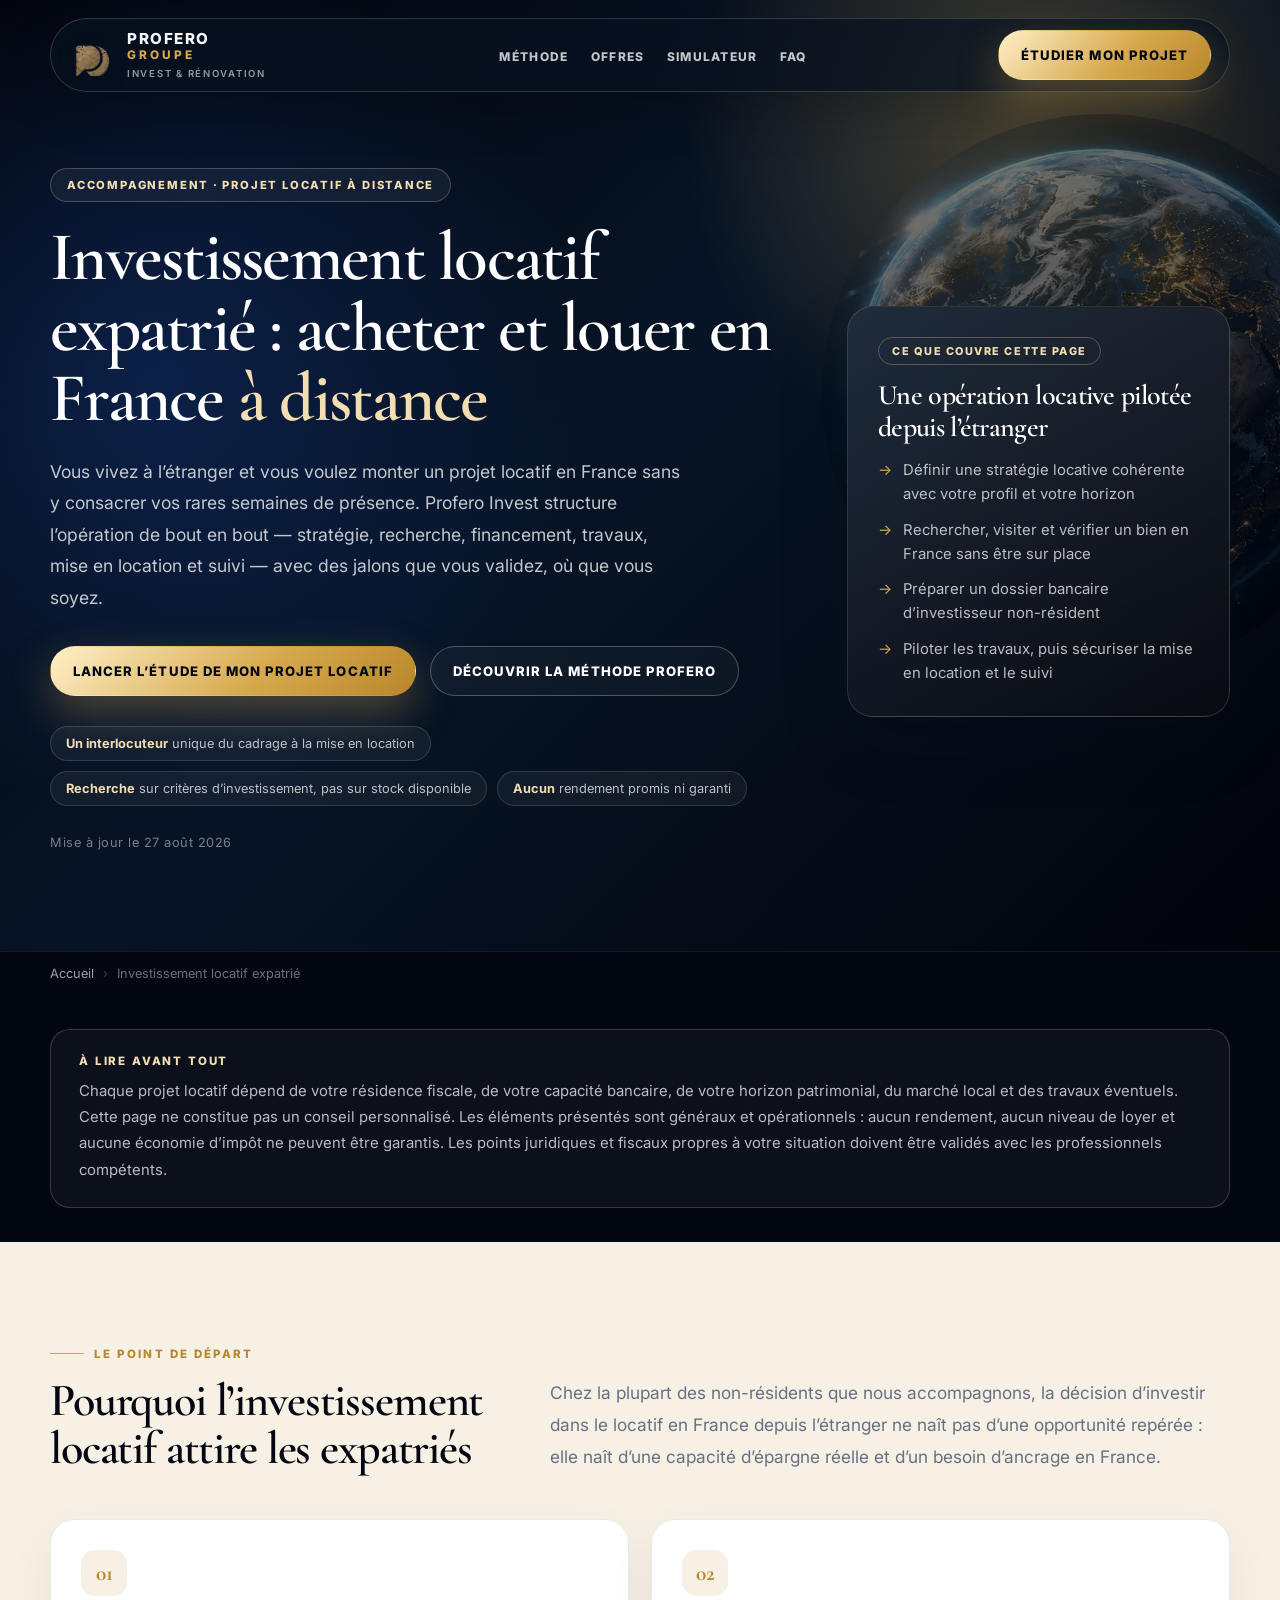
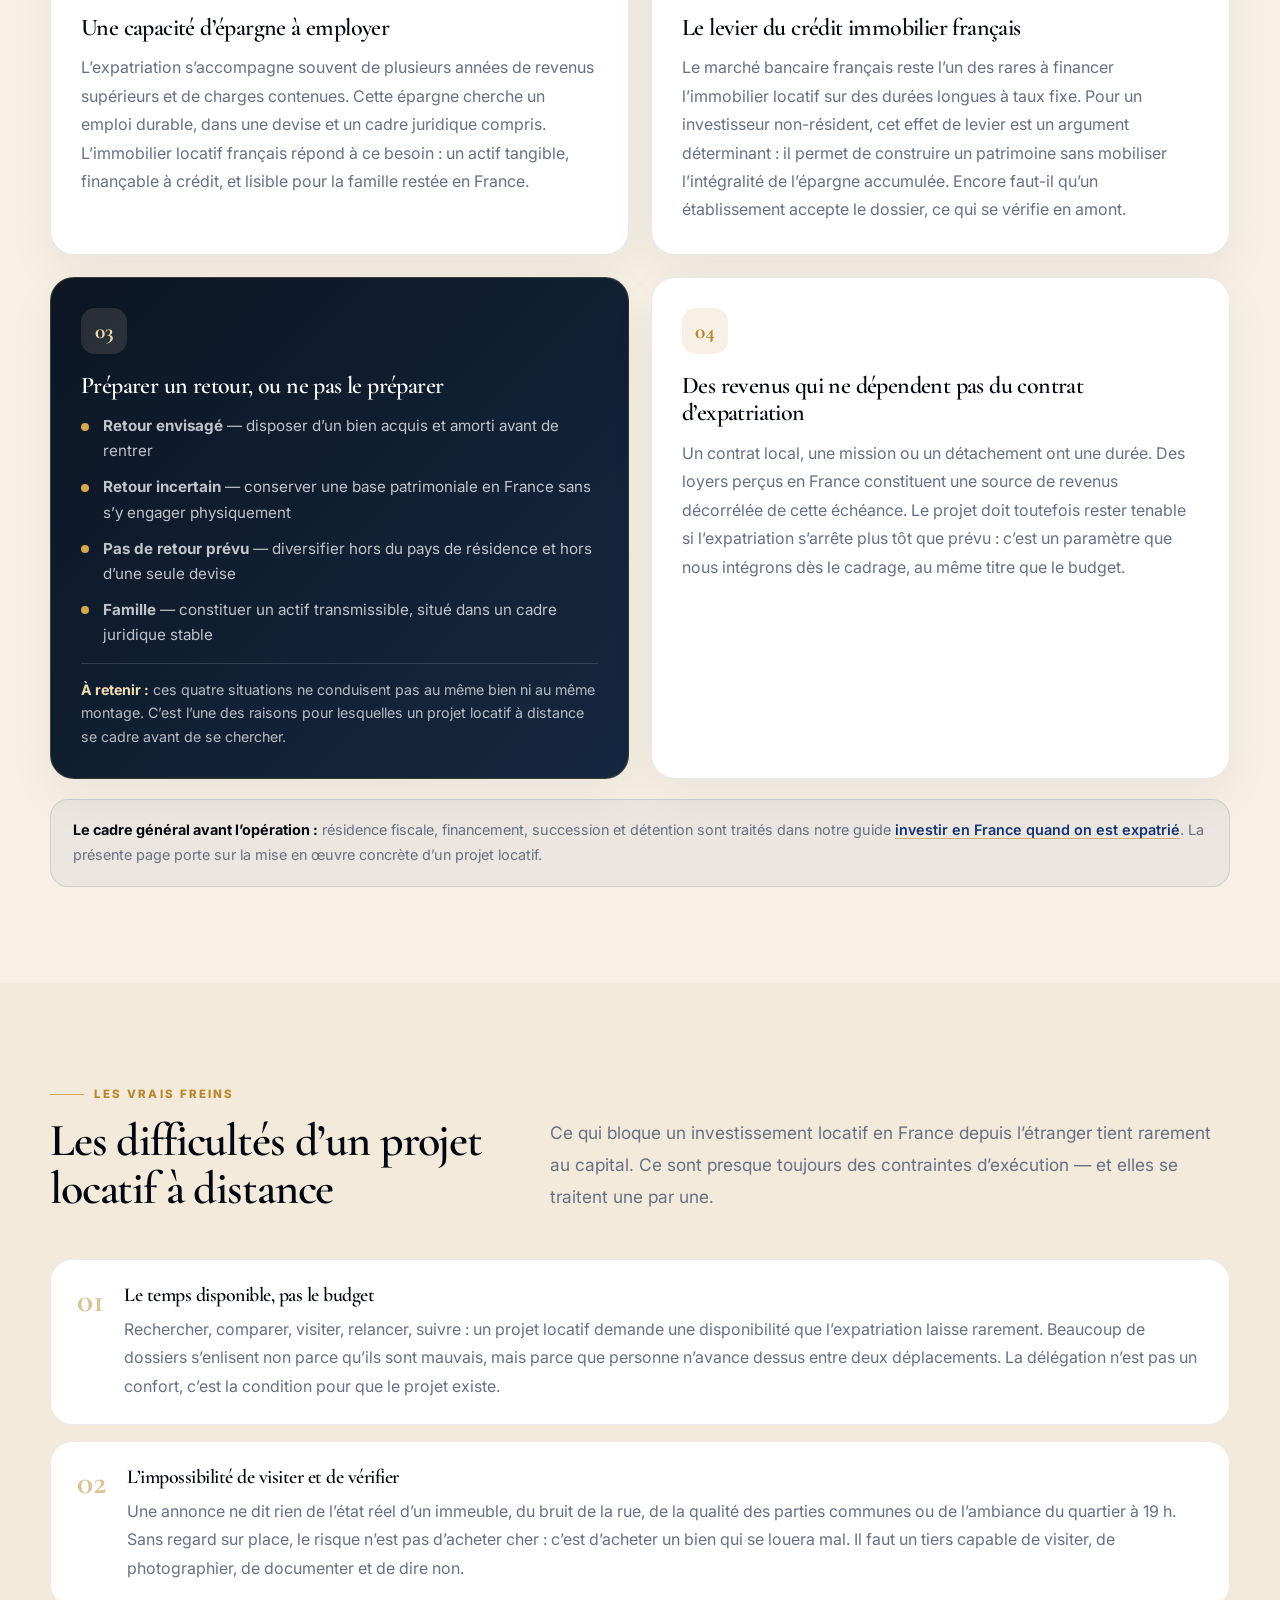
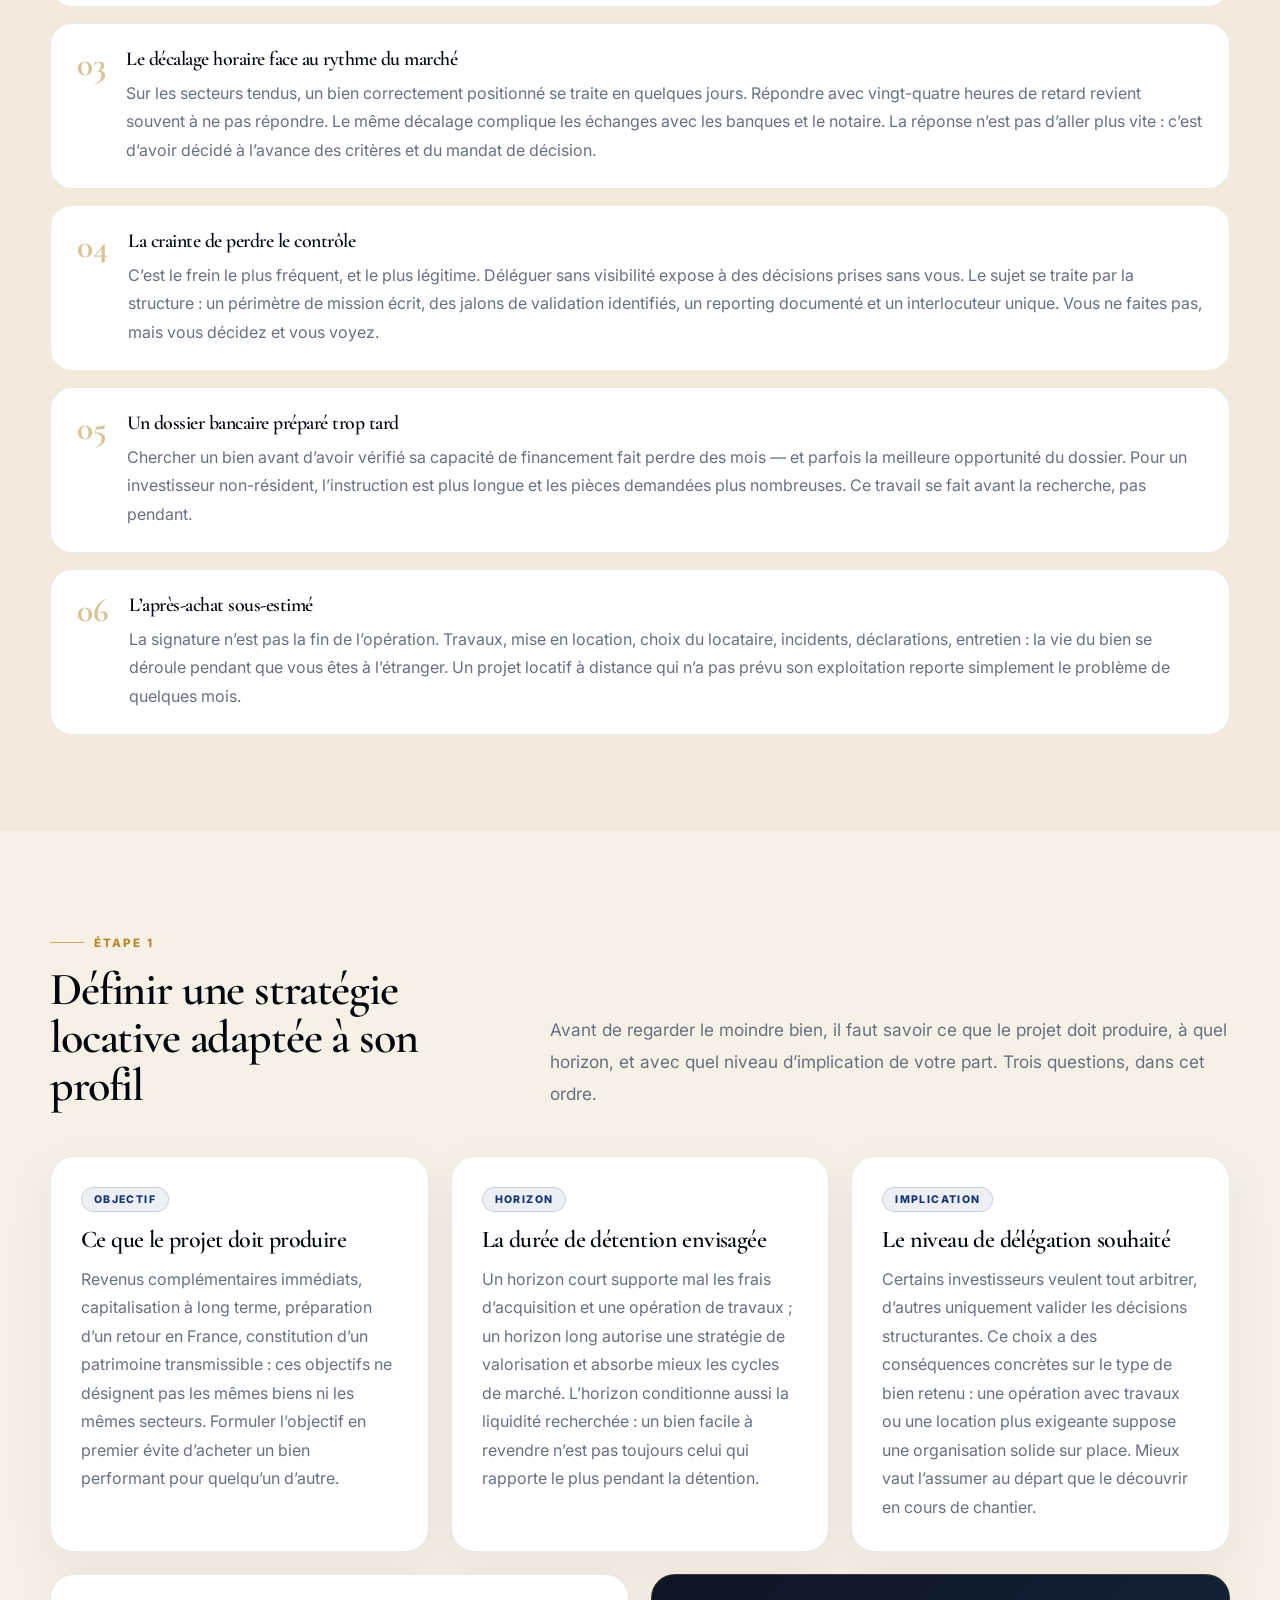
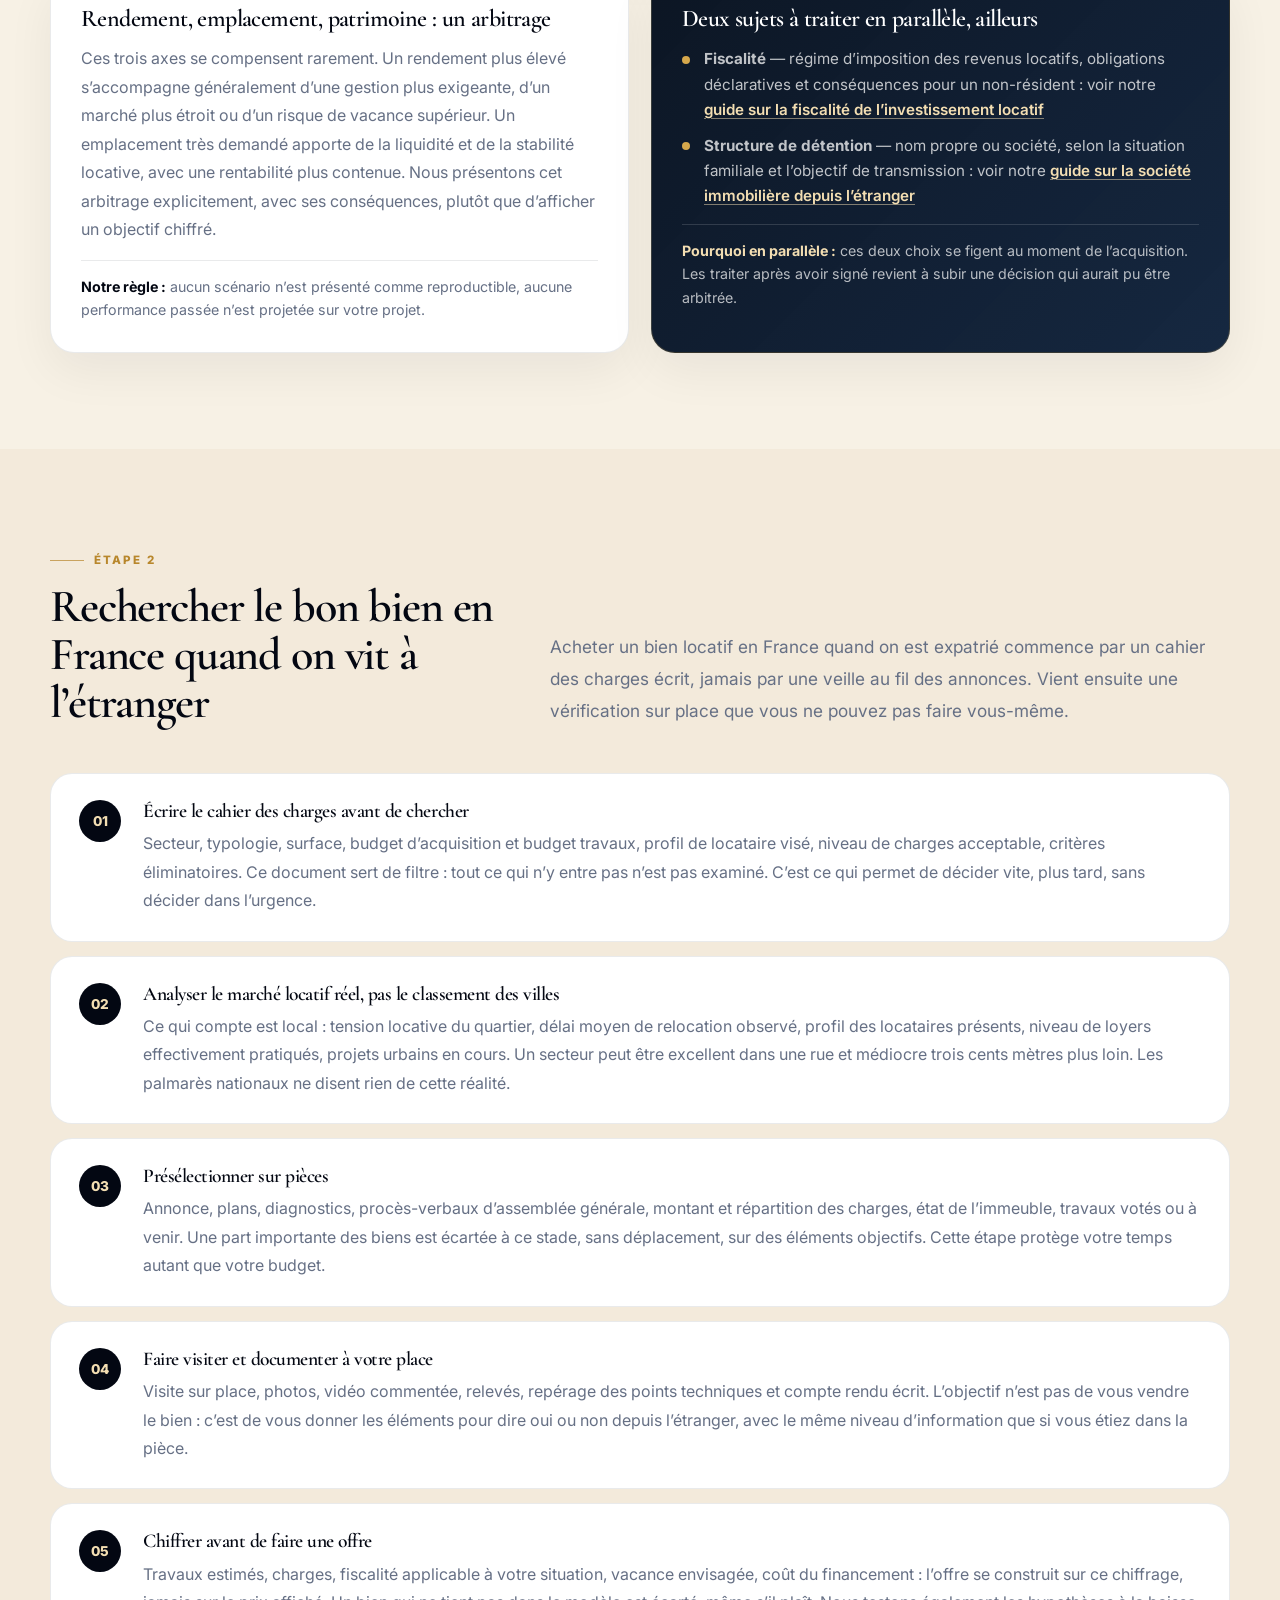
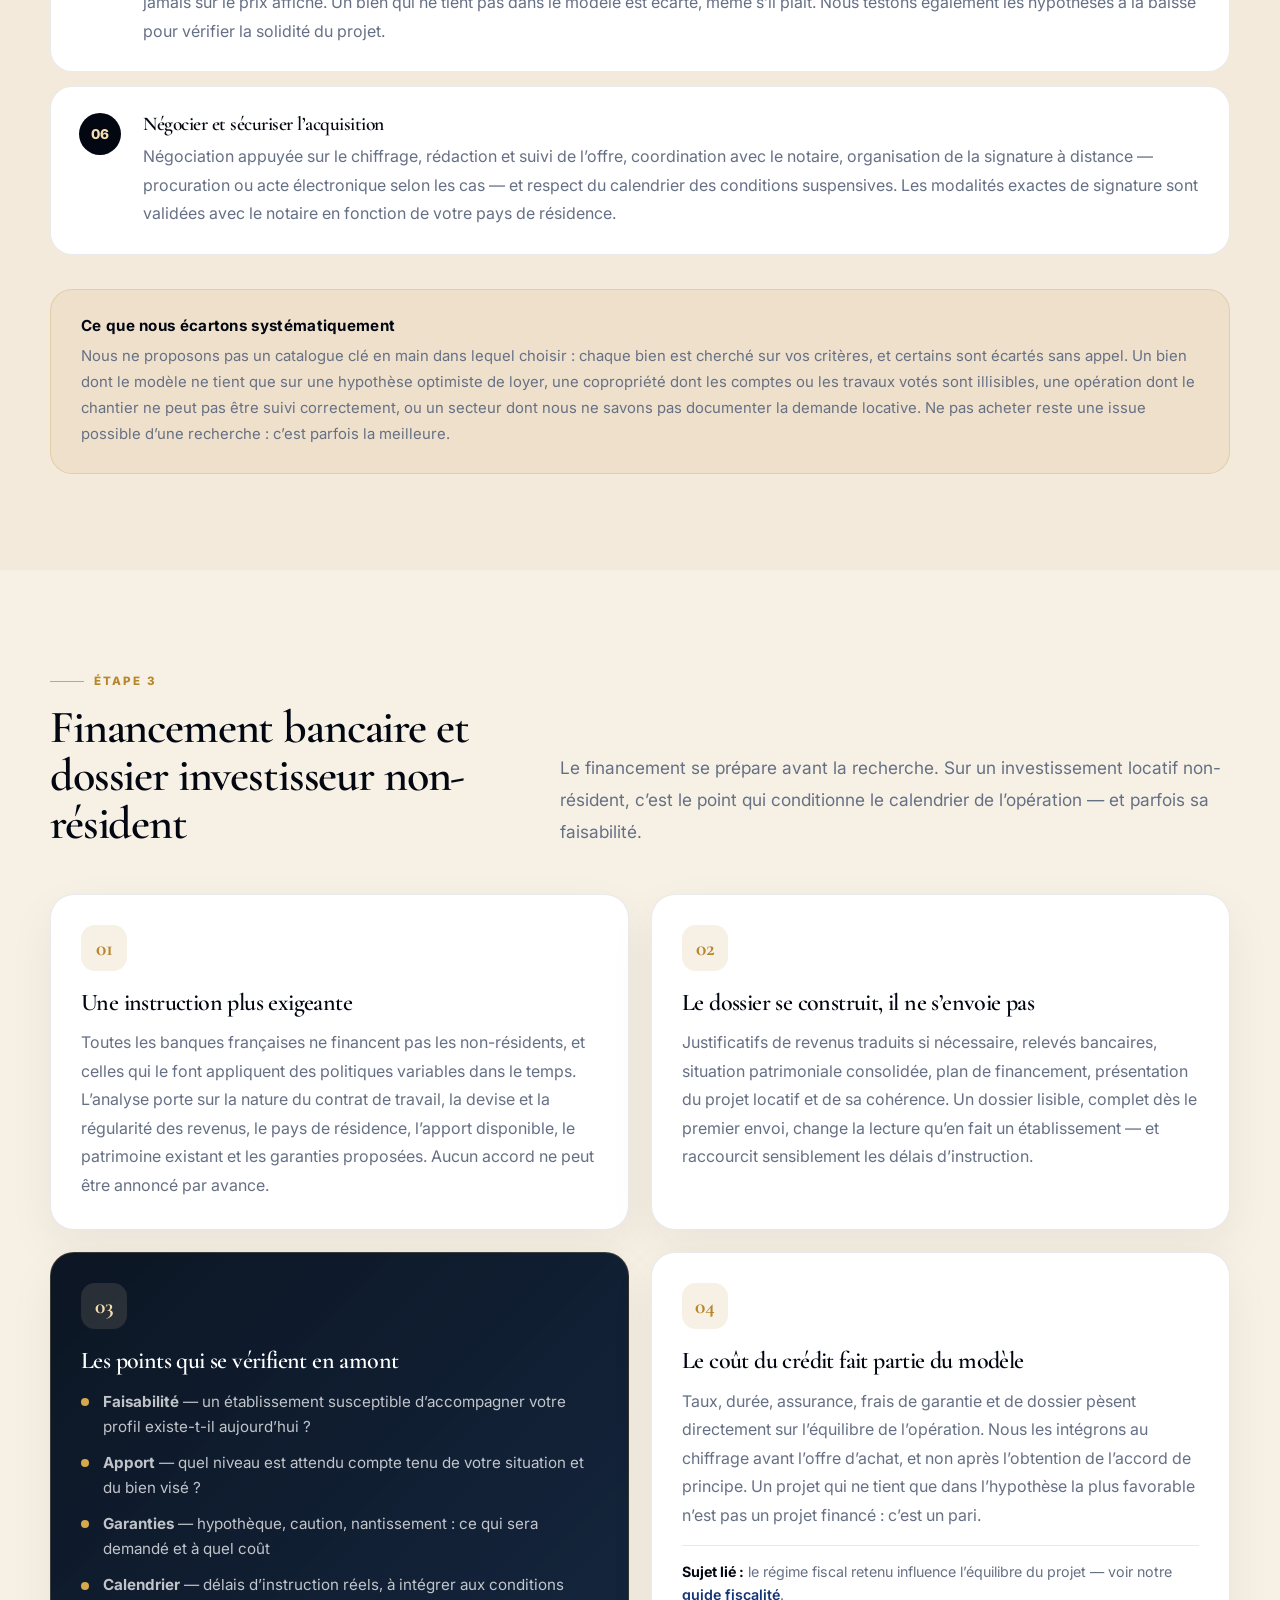
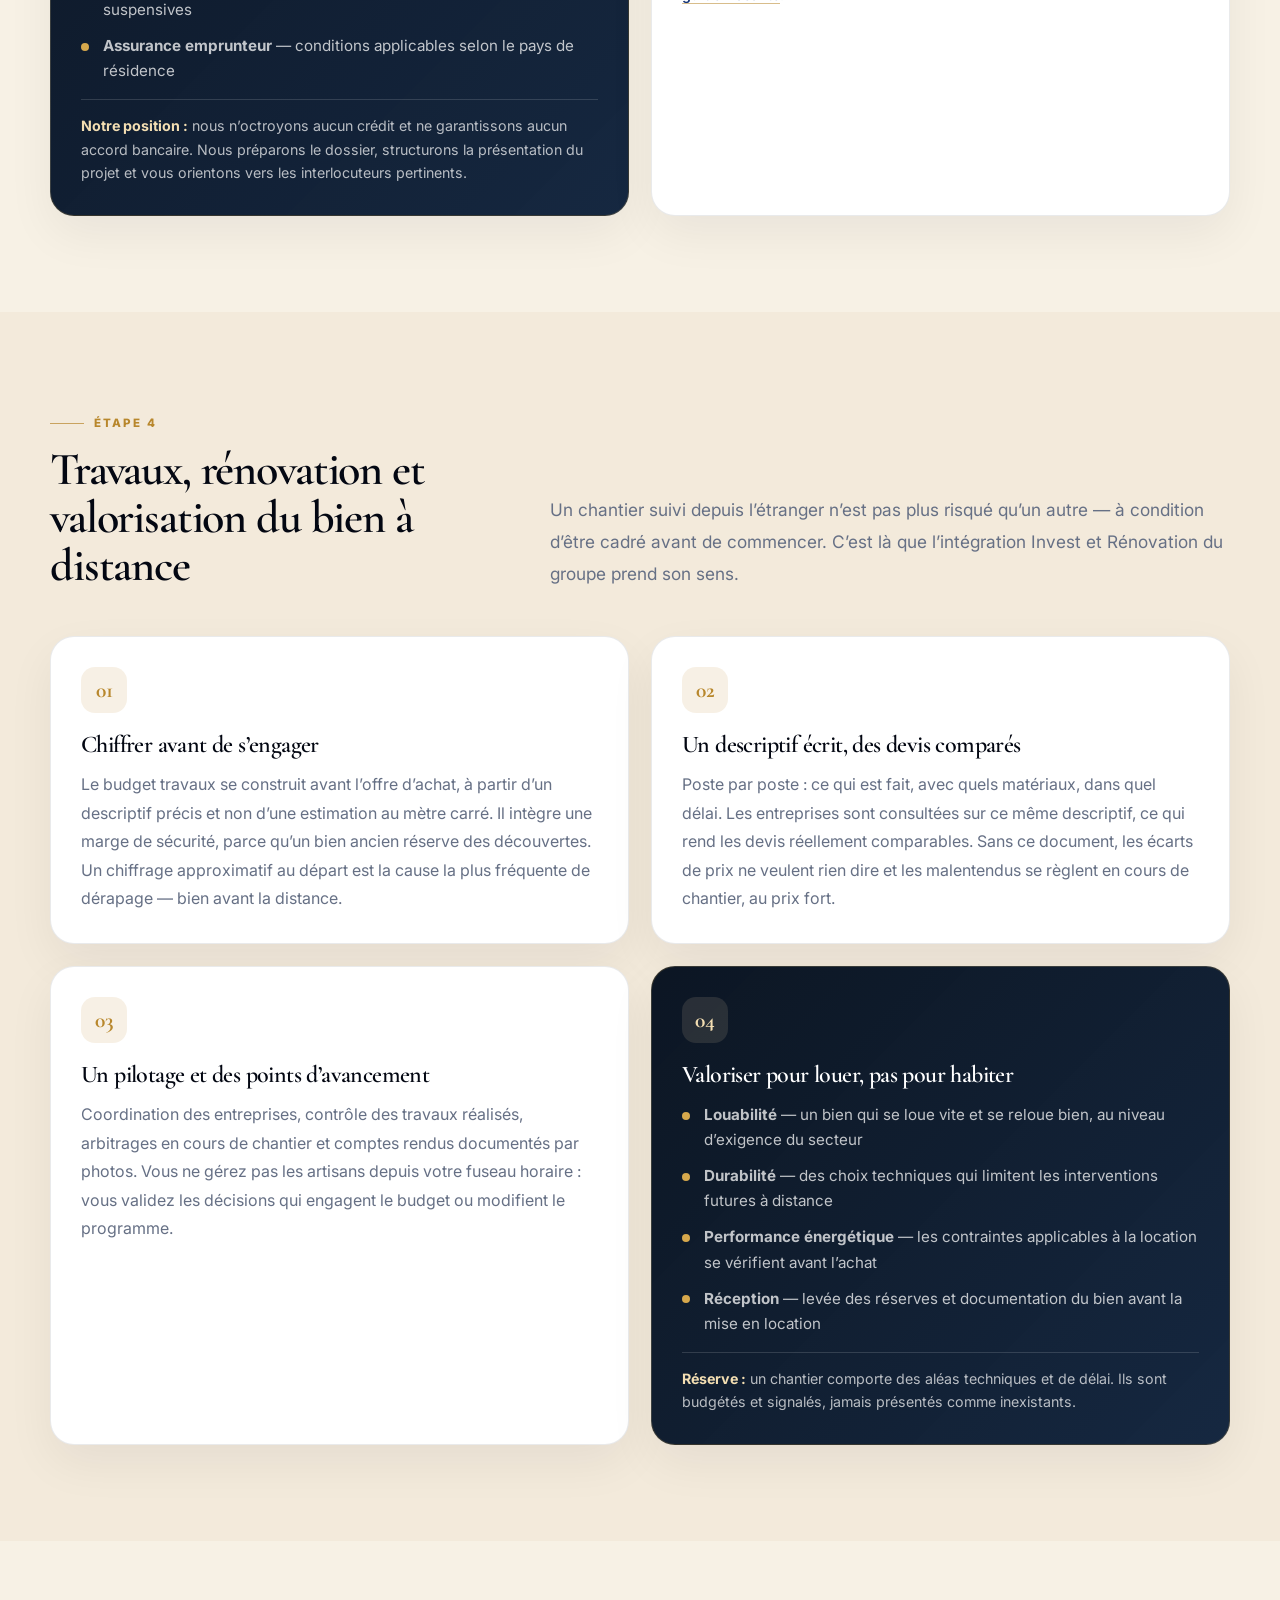
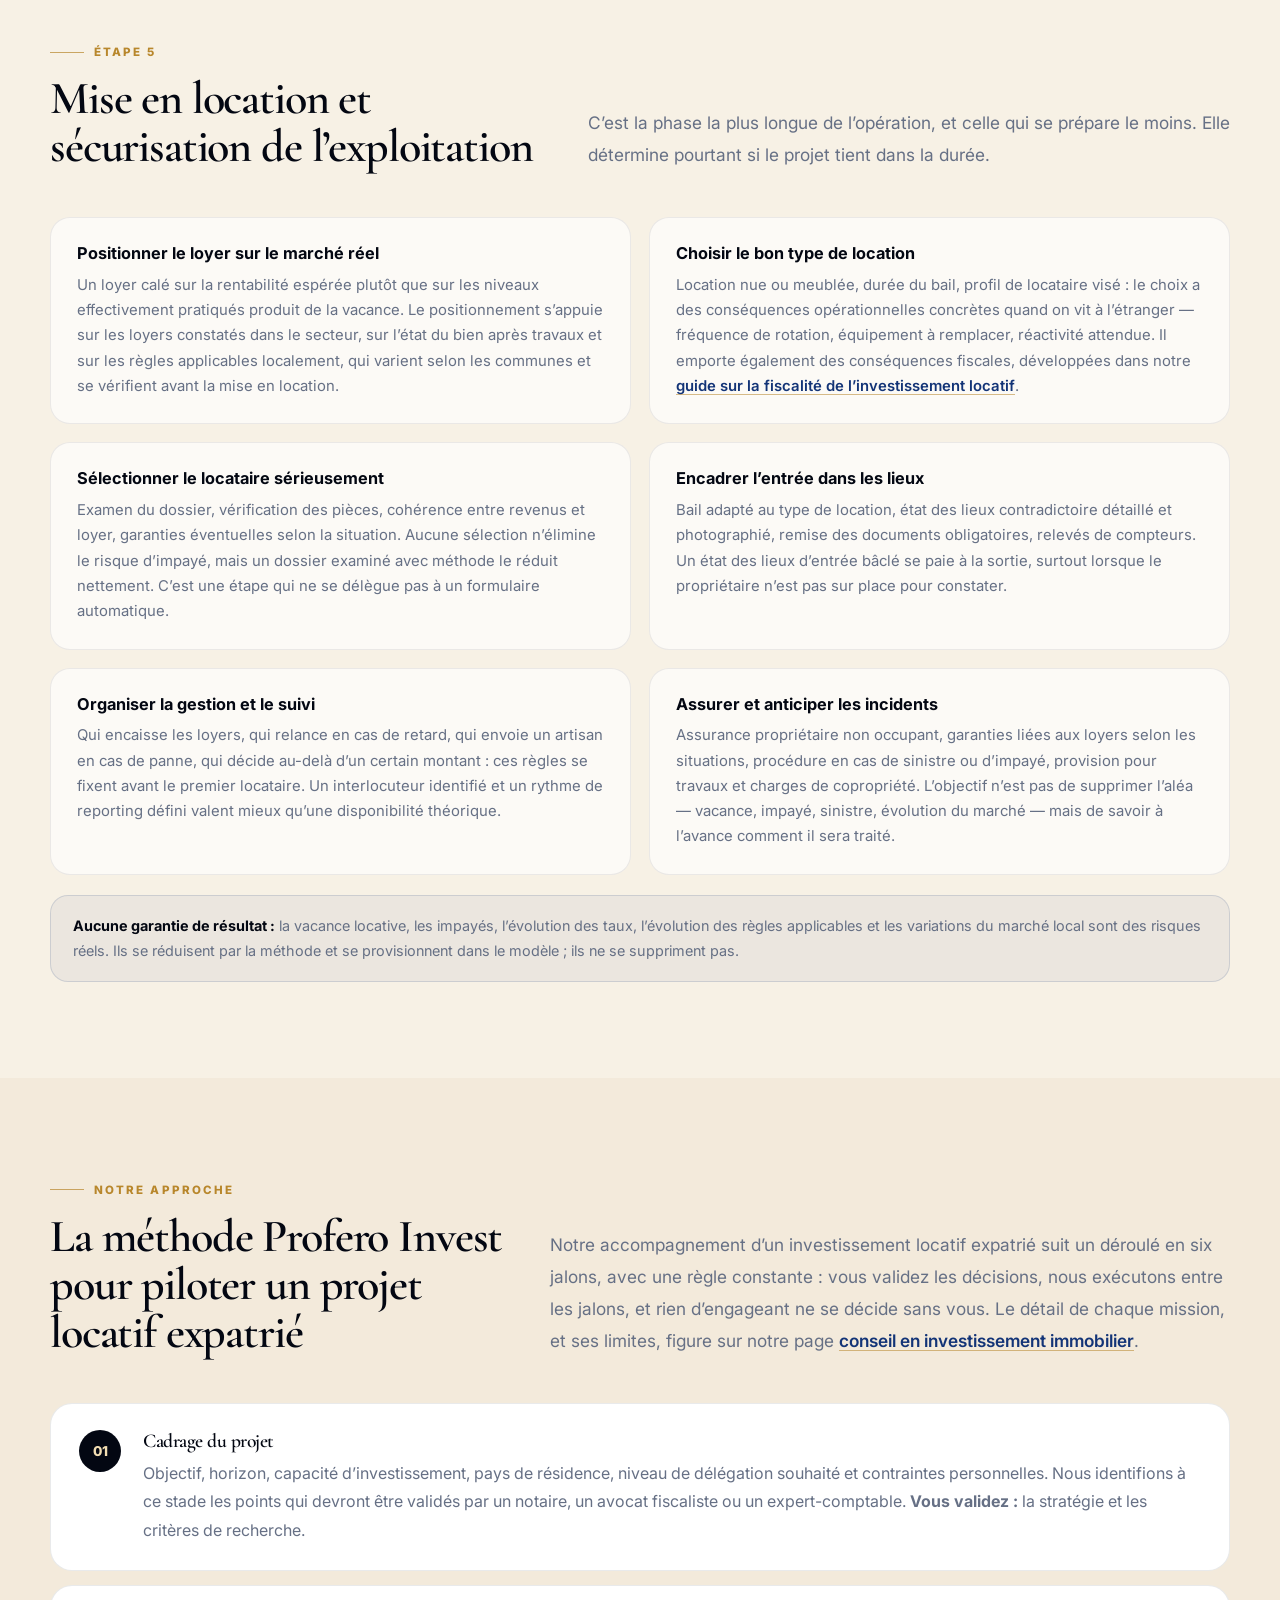
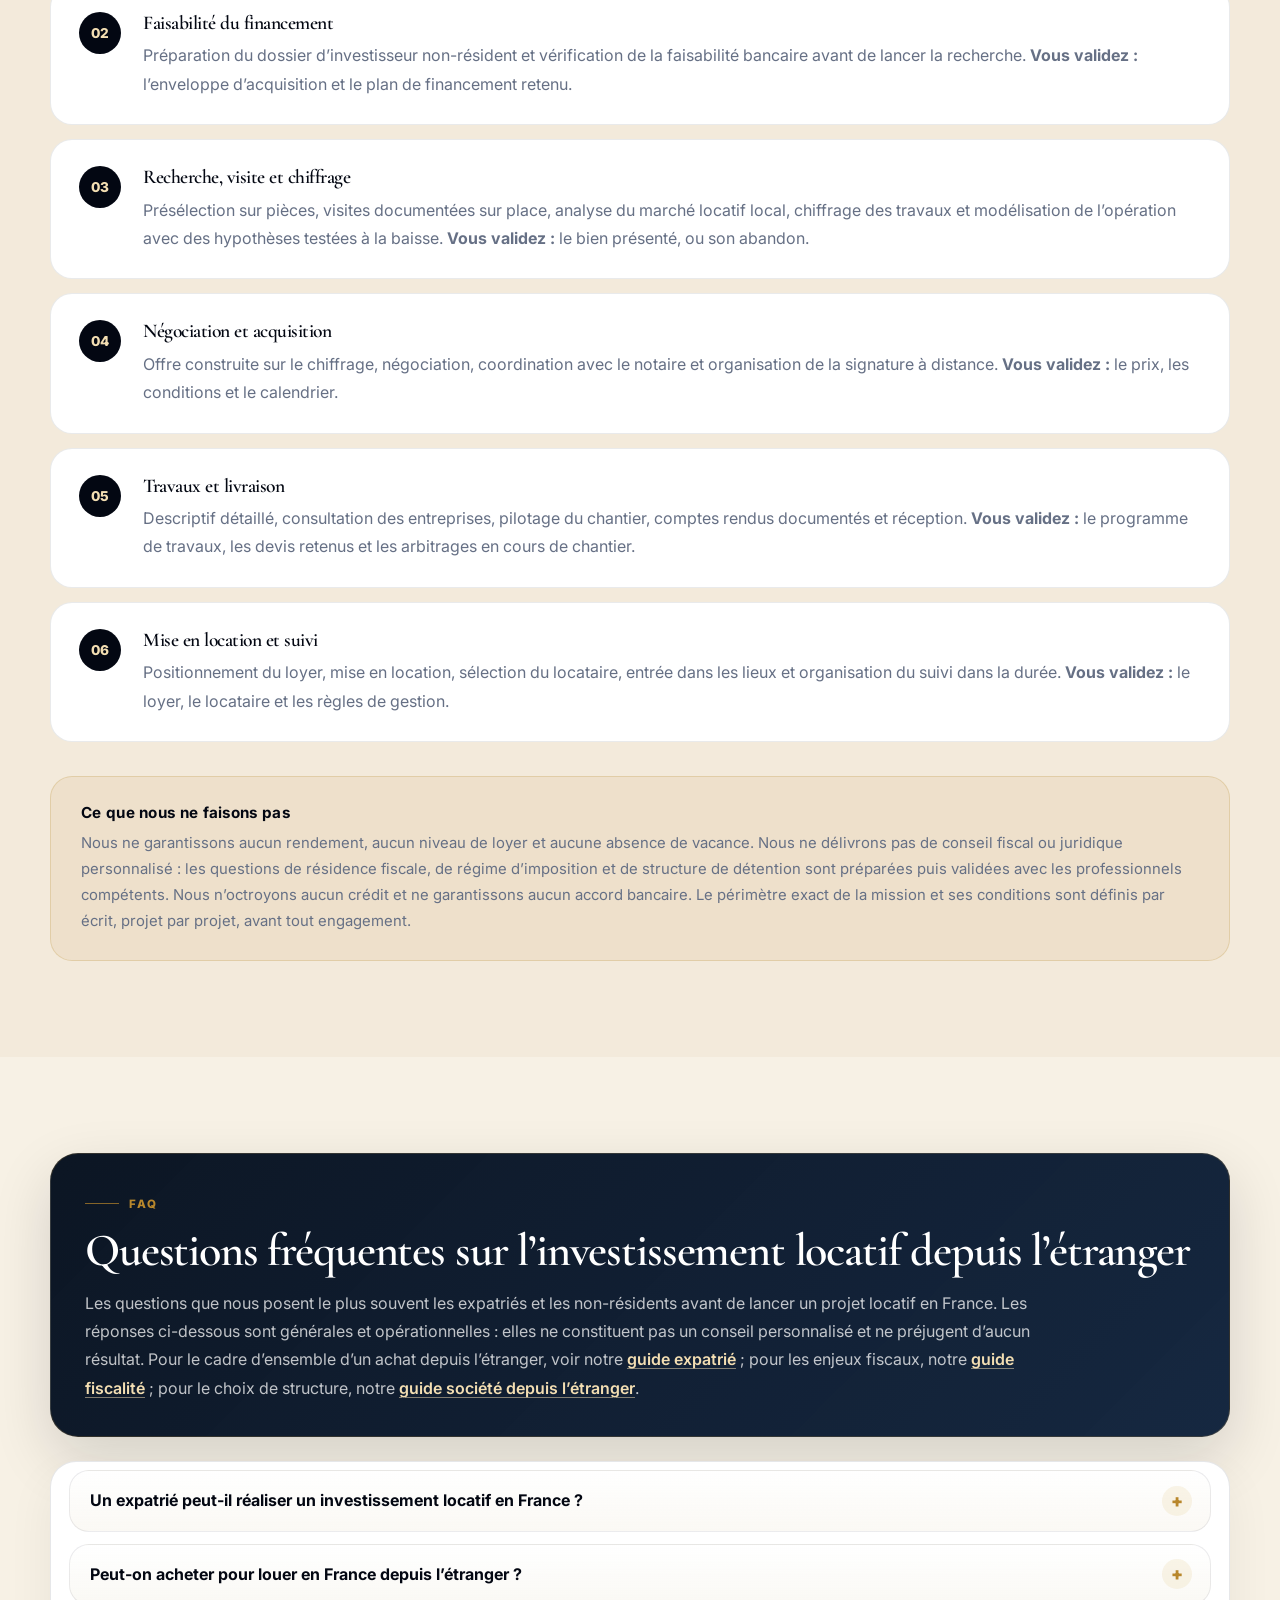
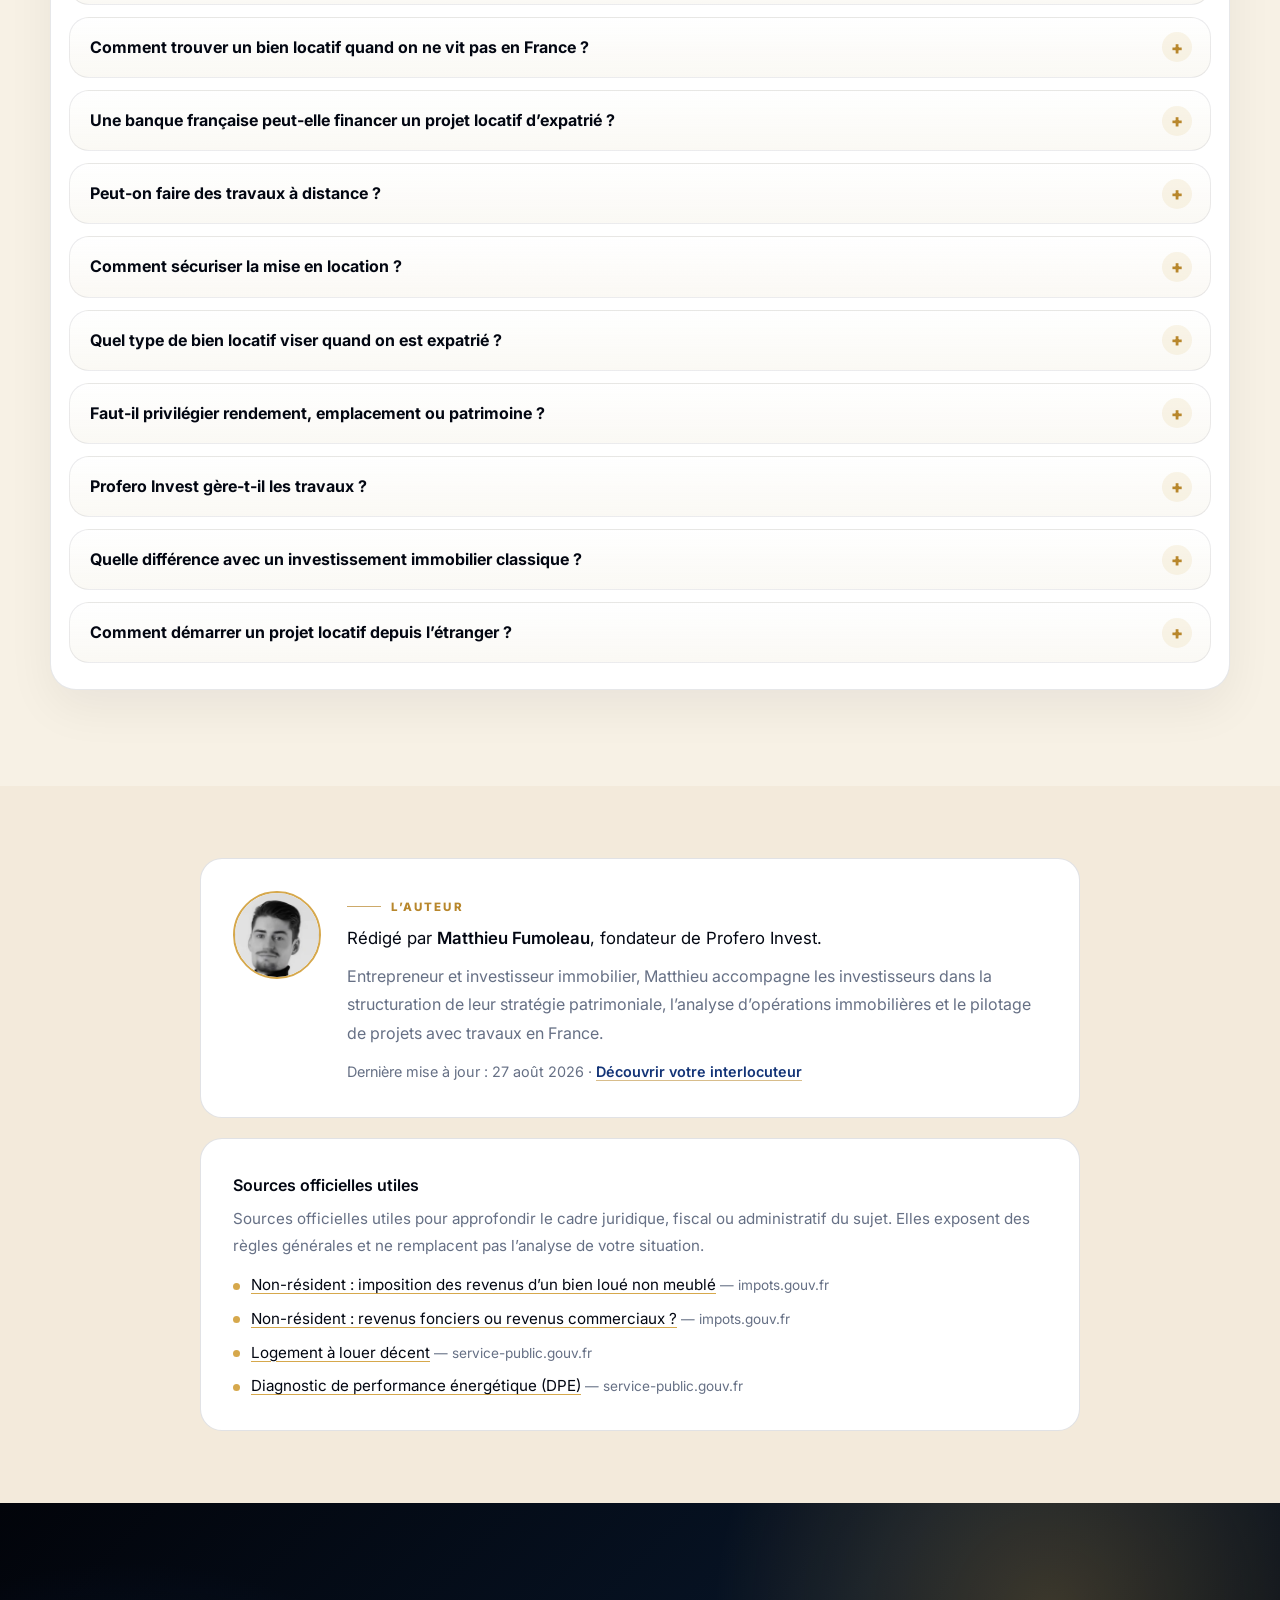
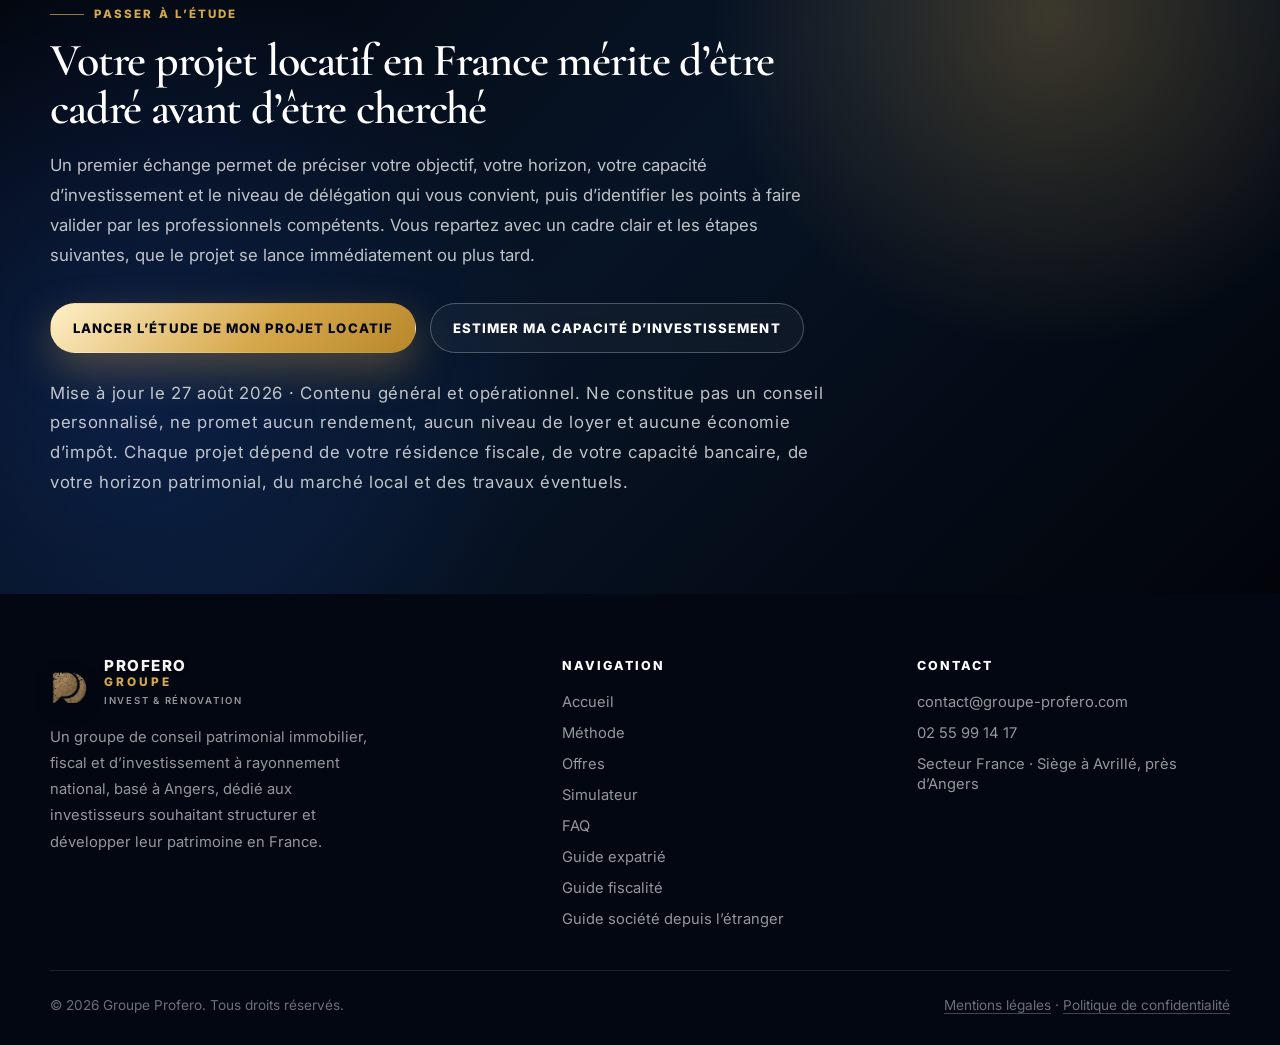
<file: investissement-locatif-expatrie/index.html>
<!DOCTYPE html>
<html lang="fr"><head>
<meta charset="utf-8"/>
<meta content="width=device-width, initial-scale=1.0" name="viewport"/>
<title>Investissement locatif expatrié | Acheter et louer en France</title>
<meta name="description" content="Expatrié ou non-résident, structurez votre investissement locatif en France à distance avec Profero Invest : stratégie, recherche, financement et travaux"/>

<link rel="canonical" href="https://www.groupe-profero.com/investissement-locatif-expatrie/"/>
<meta content="index, follow, max-image-preview:large, max-snippet:-1" name="robots"/>

<link href="/assets/images/favicon-32.png" rel="icon" sizes="32x32" type="image/png"/>
<link href="/assets/images/apple-touch-icon.png" rel="apple-touch-icon" sizes="180x180"/>
<meta content="#030712" name="theme-color"/>

<!-- Open Graph -->
<meta property="og:title" content="Investissement locatif expatrié | Acheter et louer en France"/>
<meta property="og:description" content="Expatrié ou non-résident, structurez votre investissement locatif en France à distance avec Profero Invest : stratégie, recherche, financement et travaux"/>
<meta property="og:url" content="https://www.groupe-profero.com/investissement-locatif-expatrie/"/>
<meta property="og:type" content="article"/>
<meta property="og:locale" content="fr_FR"/>
<meta property="og:site_name" content="Profero Invest"/>
<meta property="og:image" content="https://www.groupe-profero.com/og-image.jpg"/>
<meta property="og:image:type" content="image/jpeg"/>
<meta property="og:image:width" content="1200"/>
<meta property="og:image:height" content="630"/>
<meta property="og:image:alt" content="Profero Invest — investissement locatif en France piloté depuis l’étranger"/>

<!-- Twitter Card -->
<meta name="twitter:card" content="summary_large_image"/>
<meta name="twitter:title" content="Investissement locatif expatrié | Acheter et louer en France"/>
<meta name="twitter:description" content="Expatrié ou non-résident, structurez votre investissement locatif en France à distance avec Profero Invest : stratégie, recherche, financement et travaux"/>
<meta name="twitter:image" content="https://www.groupe-profero.com/og-image.jpg"/>
<meta name="twitter:image:alt" content="Profero Invest — investissement locatif en France piloté depuis l’étranger"/>

<link href="https://fonts.googleapis.com" rel="preconnect"/>
<link crossorigin href="https://fonts.gstatic.com" rel="preconnect"/>
<link href="https://fonts.googleapis.com/css2?family=Cormorant+Garamond:wght@400;500;600;700&amp;family=Inter:wght@400;500;600;700;800&amp;display=swap" rel="stylesheet"/>

<style>
    :root {
      --navy-950: #030712;
      --navy-900: #071426;
      --navy-850: #0c1f3a;
      --navy-800: #11294d;
      --blue-700: #133477;
      --blue-600: #1f48a0;
      --blue-100: #e9eef9;
      --gold-600: #b8872c;
      --gold-500: #d6a84c;
      --gold-200: #f3deb2;
      --cream: #f7f1e5;
      --paper: #f3eadb;
      --white: #ffffff;
      --ink: #111827;
      --muted: #667085;
      --line: rgba(15, 23, 42, .12);
      --shadow: 0 24px 70px rgba(7, 17, 31, .16);
      --radius: 22px;
      --max: 1180px;
    }

    * { box-sizing: border-box; margin: 0; padding: 0; }
    html { scroll-behavior: smooth; }
    body {
      font-family: "Inter", sans-serif;
      color: var(--ink);
      background: var(--cream);
      overflow-x: hidden;
    }
    body.menu-open { overflow: hidden; }
    a { color: inherit; text-decoration: none; }
    img { max-width: 100%; display: block; }
    button { font: inherit; }

    .container { width: min(var(--max), calc(100% - 40px)); margin: 0 auto; }

    h1, h2, h3, h4.serif {
      font-family: "Cormorant Garamond", serif;
      font-weight: 600;
      letter-spacing: -.025em;
    }
    h1 {
      font-size: clamp(2.5rem, 5.4vw, 4.6rem);
      line-height: 1.02;
      color: var(--white);
    }
    h2 {
      font-size: clamp(2rem, 3.6vw, 3.35rem);
      line-height: 1.04;
      color: var(--navy-950);
    }
    h3 { font-size: 1.5rem; line-height: 1.14; color: var(--navy-950); }
    p { line-height: 1.78; color: var(--muted); font-size: 1rem; }
    .lead { font-size: 1.08rem; line-height: 1.85; max-width: 680px; }

    .eyebrow {
      display: inline-flex;
      align-items: center;
      gap: 10px;
      color: var(--gold-600);
      font-size: .72rem;
      font-weight: 800;
      letter-spacing: .18em;
      text-transform: uppercase;
      margin-bottom: 16px;
    }
    .eyebrow::before { content: ""; width: 34px; height: 1px; background: currentColor; opacity: .7; }

    .section { padding: 96px 0; position: relative; }
    .section.alt { background: var(--paper); }
    .section-head {
      display: flex;
      justify-content: space-between;
      align-items: flex-end;
      gap: 40px;
      margin-bottom: 46px;
    }

    .btn {
      display: inline-flex;
      align-items: center;
      justify-content: center;
      gap: 10px;
      border: 1px solid transparent;
      min-height: 50px;
      padding: 14px 22px;
      border-radius: 999px;
      font-size: .82rem;
      font-weight: 800;
      letter-spacing: .08em;
      text-transform: uppercase;
      cursor: pointer;
      transition: transform .22s ease, background .22s ease, color .22s ease, border-color .22s ease, box-shadow .22s ease;
      white-space: nowrap;
    }
    .btn:hover { transform: translateY(-2px); }
    .btn-primary {
      color: var(--navy-950);
      background: linear-gradient(135deg, #fff0c8, #d6a84c 58%, #b8872c);
      box-shadow: 0 16px 42px rgba(214,168,76,.34);
    }
    .btn-primary:hover { box-shadow: 0 20px 50px rgba(201, 146, 45, .35); }
    .btn-outline-light {
      color: var(--white);
      border-color: rgba(255, 255, 255, .26);
      background: rgba(255, 255, 255, .04);
      backdrop-filter: blur(12px);
    }
    .btn-outline-light:hover { border-color: var(--gold-500); color: var(--gold-200); }
    .btn-outline-dark {
      color: var(--navy-950);
      border-color: rgba(7, 17, 31, .2);
      background: rgba(255, 255, 255, .4);
    }
    .btn-outline-dark:hover { border-color: var(--navy-950); background: var(--white); }

    /* NAV */
    .nav { position: fixed; top: 18px; left: 0; right: 0; z-index: 100; pointer-events: none; }
    .nav-inner {
      width: min(var(--max), calc(100% - 32px));
      height: 74px;
      margin: 0 auto;
      display: flex;
      align-items: center;
      justify-content: space-between;
      gap: 24px;
      padding: 0 18px 0 22px;
      border: 1px solid rgba(255, 255, 255, .16);
      border-radius: 999px;
      background: rgba(7, 17, 31, .72);
      backdrop-filter: blur(20px);
      box-shadow: 0 18px 50px rgba(0,0,0,.2);
      pointer-events: auto;
    }
    .brand { display: flex; align-items: center; gap: 12px; color: var(--white); min-width: 235px; }
    .logo-img {
      width: 42px;
      height: 42px;
      object-fit: contain;
      display: block;
      background: transparent;
      filter: drop-shadow(0 6px 10px rgba(0,0,0,.22));
      flex-shrink: 0;
    }
    .brand-text {
      color: var(--white);
      text-shadow: 0 1px 20px rgba(214,168,76,.06);
      letter-spacing: .10em;
      display: flex;
      flex-direction: column;
      gap: 2px;
      line-height: 1;
      font-weight: 800;
      text-transform: uppercase;
    }
    .brand-text strong { display: block; color: rgba(255,255,255,.96); font-size: .95rem; font-weight: 800; letter-spacing: .10em; }
    .brand-text em { display: block; font-style: normal; color: var(--gold-500); font-size: .74rem; font-weight: 800; letter-spacing: .26em; margin-top: 2px; }
    .brand-text span { display: block; color: rgba(255,255,255,.58); font-weight: 600; font-size: .60rem; letter-spacing: .18em; margin-top: 5px; }
    .footer .brand-text strong { color: rgba(255,255,255,.96); }
    .footer .brand-text em { color: var(--gold-500); }

    .nav-links { display: flex; align-items: center; gap: 22px; list-style: none; }
    .nav-links a {
      color: rgba(255,255,255,.76);
      font-size: .75rem;
      font-weight: 800;
      letter-spacing: .11em;
      text-transform: uppercase;
      transition: color .2s ease;
    }
    .nav-links a:hover { color: var(--gold-200); }
    .nav-action { display: flex; align-items: center; gap: 10px; }
    .mobile-toggle {
      display: none;
      width: 46px;
      height: 46px;
      border: 1px solid rgba(255,255,255,.22);
      border-radius: 50%;
      background: transparent;
      color: var(--white);
      cursor: pointer;
    }
    .mobile-toggle span { display: block; width: 18px; height: 2px; margin: 4px auto; background: currentColor; }

    /* HERO */
    .hero {
      position: relative;
      padding: 168px 0 96px;
      background:
        radial-gradient(circle at 80% 14%, rgba(214,168,76,.30), transparent 26%),
        radial-gradient(circle at 12% 40%, rgba(19,52,119,.50), transparent 34%),
        linear-gradient(135deg, #02040A 0%, #071426 46%, #02040A 100%);
      overflow: hidden;
    }
    .hero-globe {
      position: absolute;
      right: -8%;
      top: 12%;
      width: min(46vw, 560px);
      aspect-ratio: 1;
      border-radius: 50%;
      background-image: url("/assets/images/globe-terre-nuit.webp");
      background-size: cover;
      background-position: center;
      opacity: .30;
      filter: saturate(.9) contrast(1.05);
      pointer-events: none;
    }
    .hero-grid { position: relative; z-index: 2; display: grid; grid-template-columns: 1.32fr .68fr; gap: 54px; align-items: center; }
    .hero-kicker {
      display: inline-flex;
      align-items: center;
      gap: 10px;
      margin-bottom: 20px;
      padding: 9px 16px;
      border-radius: 999px;
      border: 1px solid rgba(243,222,178,.24);
      background: rgba(255,255,255,.05);
      color: var(--gold-200);
      font-size: .7rem;
      font-weight: 800;
      letter-spacing: .16em;
      text-transform: uppercase;
    }
    .hero h1 strong { color: var(--gold-200); font-weight: 600; }
    .hero-sub { color: rgba(255,255,255,.76); font-size: 1.1rem; line-height: 1.8; max-width: 640px; margin-top: 22px; }
    .hero-actions { display: flex; flex-wrap: wrap; gap: 14px; margin-top: 32px; }
    .hero-proof { display: flex; flex-wrap: wrap; gap: 10px; margin-top: 30px; }
    .proof-pill {
      padding: 9px 15px;
      border-radius: 999px;
      border: 1px solid rgba(255,255,255,.14);
      background: rgba(255,255,255,.05);
      color: rgba(255,255,255,.72);
      font-size: .8rem;
    }
    .proof-pill b { color: var(--gold-200); font-weight: 700; }
    .hero-card {
      border-radius: 26px;
      padding: 30px;
      background:
        linear-gradient(160deg, rgba(255,255,255,.10), rgba(255,255,255,.025)),
        linear-gradient(135deg, #071426, #02040A);
      border: 1px solid rgba(243,222,178,.16);
      box-shadow: var(--shadow);
    }
    .hero-card .tag {
      display: inline-block;
      margin-bottom: 14px;
      padding: 6px 13px;
      border-radius: 999px;
      border: 1px solid rgba(243,222,178,.28);
      color: var(--gold-200);
      font-size: .68rem;
      font-weight: 800;
      letter-spacing: .14em;
      text-transform: uppercase;
    }
    .hero-card-title {
      font-family: "Cormorant Garamond", serif;
      font-weight: 600;
      letter-spacing: -.025em;
      color: var(--white);
      font-size: 1.75rem;
      line-height: 1.15;
      margin-bottom: 16px;
    }
    .hero-card ul { list-style: none; display: grid; gap: 12px; }
    .hero-card li {
      display: flex;
      gap: 11px;
      color: rgba(255,255,255,.72);
      font-size: .93rem;
      line-height: 1.6;
    }
    .hero-card li::before { content: "→"; color: var(--gold-500); flex-shrink: 0; }

    .updated {
      margin-top: 26px;
      color: rgba(255,255,255,.46);
      font-size: .8rem;
      letter-spacing: .04em;
    }

    /* BREADCRUMB */
    .crumb { background: var(--navy-950); padding: 14px 0; border-top: 1px solid rgba(255,255,255,.07); }
    .crumb ol { list-style: none; display: flex; flex-wrap: wrap; gap: 9px; color: rgba(255,255,255,.42); font-size: .8rem; }
    .crumb a { color: rgba(255,255,255,.62); transition: color .2s ease; }
    .crumb a:hover { color: var(--gold-200); }
    .crumb li + li::before { content: "›"; margin-right: 9px; opacity: .5; }

    /* CARTES */
    .grid-2 { display: grid; grid-template-columns: repeat(2, minmax(0, 1fr)); gap: 22px; }
    .grid-3 { display: grid; grid-template-columns: repeat(3, minmax(0, 1fr)); gap: 22px; }
    .card {
      border-radius: 24px;
      padding: 30px;
      background: var(--white);
      border: 1px solid rgba(15,23,42,.09);
      box-shadow: 0 18px 48px rgba(15,23,42,.06);
    }
    .card h3 { margin-bottom: 12px; }
    .card ul { list-style: none; display: grid; gap: 11px; margin-top: 14px; }
    .card li { position: relative; padding-left: 22px; color: var(--muted); font-size: .95rem; line-height: 1.65; }
    .card li::before { content: ""; position: absolute; left: 0; top: .62em; width: 8px; height: 8px; border-radius: 50%; background: var(--gold-500); }
    .card-num {
      display: grid;
      place-items: center;
      width: 46px;
      height: 46px;
      margin-bottom: 18px;
      border-radius: 14px;
      background: rgba(184,135,44,.12);
      color: var(--gold-600);
      font-family: "Cormorant Garamond", serif;
      font-size: 1.35rem;
      font-weight: 700;
    }
    .card.dark {
      background: linear-gradient(135deg, rgba(7,17,31,.98), rgba(12,31,58,.96));
      border-color: rgba(214,168,76,.20);
      color: var(--white);
    }
    .card.dark h3 { color: var(--white); }
    .card.dark p, .card.dark li { color: rgba(255,255,255,.74); }
    .card.dark .card-num { background: rgba(243,222,178,.12); color: var(--gold-200); }

    /* ERREURS */
    .mistake { display: grid; grid-template-columns: auto 1fr; gap: 20px; align-items: start; padding: 24px 26px; border-radius: 22px; background: var(--white); border: 1px solid rgba(15,23,42,.09); }
    .mistake-num {
      font-family: "Cormorant Garamond", serif;
      font-size: 2.1rem;
      font-weight: 700;
      line-height: 1;
      color: rgba(184,135,44,.5);
    }
    .mistake h3 { font-size: 1.24rem; margin-bottom: 8px; }
    .mistakes { display: grid; gap: 16px; }

    /* QUESTIONS */
    .qlist { display: grid; grid-template-columns: repeat(2, minmax(0,1fr)); gap: 18px; }
    .qitem {
      padding: 24px 26px;
      border-radius: 20px;
      background: rgba(255,255,255,.65);
      border: 1px solid rgba(15,23,42,.08);
    }
    .qitem strong { display: block; color: var(--navy-950); font-size: 1.02rem; margin-bottom: 8px; line-height: 1.4; }
    .qitem span { color: var(--muted); font-size: .93rem; line-height: 1.7; }

    /* MÉTHODE */
    .steps { display: grid; gap: 14px; counter-reset: step; }
    .step {
      display: grid;
      grid-template-columns: auto 1fr;
      gap: 22px;
      align-items: start;
      padding: 26px 28px;
      border-radius: 22px;
      background: var(--white);
      border: 1px solid rgba(15,23,42,.09);
    }
    .step-index {
      display: grid;
      place-items: center;
      width: 42px;
      height: 42px;
      border-radius: 50%;
      background: var(--navy-950);
      color: var(--gold-200);
      font-size: .85rem;
      font-weight: 800;
      flex-shrink: 0;
    }
    .step h3 { font-size: 1.22rem; margin-bottom: 7px; }

    /* CAUTION */
    .caution {
      margin-top: 34px;
      padding: 26px 30px;
      border-radius: 22px;
      background: rgba(184,135,44,.09);
      border: 1px solid rgba(184,135,44,.22);
      display: grid;
      gap: 8px;
    }
    .caution strong { color: var(--navy-950); font-size: .95rem; letter-spacing: .02em; }
    .caution span { color: var(--muted); font-size: .93rem; line-height: 1.75; }

    /* FAQ */
    .faq-shell { display: grid; gap: 24px; }
    .faq-intro-card {
      border-radius: 28px;
      padding: 34px;
      background: linear-gradient(135deg, rgba(7,17,31,.98), rgba(12,31,58,.96));
      color: var(--white);
      border: 1px solid rgba(214,168,76,.18);
      box-shadow: 0 22px 60px rgba(7,17,31,.14);
    }
    .faq-intro-card h2 { color: var(--white); margin-bottom: 14px; }
    .faq-intro-card p { color: rgba(255,255,255,.74); max-width: 980px; }
    .faq-category {
      border-radius: 26px;
      background: var(--white);
      border: 1px solid rgba(15,23,42,.10);
      box-shadow: 0 18px 48px rgba(15,23,42,.06);
      overflow: hidden;
      padding: 8px 0;
    }
    .faq-category details {
      margin: 0 18px 12px;
      border-radius: 20px;
      overflow: hidden;
      border: 1px solid rgba(15,23,42,.08);
      background: linear-gradient(180deg, rgba(255,255,255,1), rgba(250,248,243,.9));
    }
    .faq-category details:last-child { margin-bottom: 18px; }
    .faq-category summary {
      list-style: none;
      cursor: pointer;
      padding: 18px 56px 18px 20px;
      font-weight: 700;
      color: var(--navy-950);
      position: relative;
      line-height: 1.45;
    }
    .faq-category summary::-webkit-details-marker { display: none; }
    .faq-category summary::after {
      content: "+";
      position: absolute;
      right: 18px;
      top: 50%;
      transform: translateY(-50%);
      width: 30px;
      height: 30px;
      border-radius: 50%;
      display: grid;
      place-items: center;
      background: rgba(214,168,76,.12);
      color: var(--gold-600);
      font-size: 1.1rem;
      font-weight: 900;
    }
    .faq-category details[open] summary::after { content: "–"; }
    .faq-answer { padding: 0 20px 18px; color: var(--muted); line-height: 1.75; font-size: .96rem; }

    /* CTA FINAL */
    .cta-final {
      padding: 96px 0;
      background:
        radial-gradient(circle at 82% 16%, rgba(214,168,76,.26), transparent 28%),
        radial-gradient(circle at 10% 70%, rgba(19,52,119,.45), transparent 34%),
        linear-gradient(135deg, #02040A 0%, #071426 48%, #02040A 100%);
    }
    .cta-inner { max-width: 780px; }
    .cta-final h2 { color: var(--white); margin-bottom: 18px; }
    .cta-final p { color: rgba(255,255,255,.74); font-size: 1.05rem; }
    .cta-actions { display: flex; flex-wrap: wrap; gap: 14px; margin-top: 32px; }

    /* FOOTER */
    .footer { background: var(--navy-950); color: rgba(255,255,255,.66); padding: 64px 0 32px; }
    .footer-grid { display: grid; grid-template-columns: 1.5fr 1fr 1fr; gap: 42px; margin-bottom: 42px; }
    .footer h4 { color: var(--white); font-size: .78rem; letter-spacing: .16em; text-transform: uppercase; margin-bottom: 18px; font-weight: 800; }
    .footer p { color: rgba(255,255,255,.58); max-width: 340px; font-size: .92rem; }
    .footer .brand { margin-bottom: 18px; }
    .footer ul { list-style: none; display: grid; gap: 11px; }
    .footer a { color: rgba(255,255,255,.58); font-size: .92rem; transition: color .2s ease; }
    .footer a:hover { color: var(--gold-200); }
    .footer-bottom {
      border-top: 1px solid rgba(255,255,255,.1);
      padding-top: 26px;
      display: flex;
      justify-content: space-between;
      gap: 24px;
      color: rgba(255,255,255,.42);
      font-size: .85rem;
    }
    .footer-bottom a { color: inherit; font-size: inherit; text-decoration: underline; text-underline-offset: 3px; text-decoration-color: rgba(255,255,255,.25); }
    .footer-bottom a:hover { color: var(--gold-200); text-decoration-color: rgba(243,222,178,.5); }

    /* REVEAL */
    .reveal { opacity: 0; transform: translateY(22px); transition: opacity .75s ease, transform .75s ease; }
    .reveal.visible { opacity: 1; transform: translateY(0); }
    @media (prefers-reduced-motion: reduce) {
      html { scroll-behavior: auto; }
      .reveal { opacity: 1; transform: none; transition: none; }
    }

    @media (max-width: 1120px) {
      .nav-links { display: none; }
      .mobile-toggle { display: block; }
      .nav-action .btn { display: none; }
      .mobile-menu {
        position: fixed;
        top: 104px;
        left: 16px;
        right: 16px;
        z-index: 99;
        display: none;
        padding: 22px;
        border-radius: 28px;
        background: rgba(7,17,31,.94);
        backdrop-filter: blur(20px);
        border: 1px solid rgba(255,255,255,.14);
        box-shadow: var(--shadow);
      }
      .mobile-menu.open { display: block; }
      .mobile-menu a {
        display: block;
        padding: 16px;
        border-bottom: 1px solid rgba(255,255,255,.08);
        color: rgba(255,255,255,.84);
        font-weight: 800;
        letter-spacing: .1em;
        text-transform: uppercase;
        font-size: .8rem;
      }
      .mobile-menu a:last-child { border-bottom: none; }
      .hero-grid { grid-template-columns: 1fr; }
      .section-head { flex-direction: column; align-items: flex-start; }
      .footer-grid { grid-template-columns: 1fr 1fr; }
    }
    @media (min-width: 1121px) { .mobile-menu { display: none !important; } }

    @media (max-width: 860px) {
      .grid-2, .grid-3, .qlist { grid-template-columns: 1fr; }
    }

    @media (max-width: 720px) {
      .container { width: min(100% - 28px, var(--max)); }
      .nav { top: 10px; }
      .nav-inner { width: calc(100% - 20px); height: 66px; padding-left: 14px; }
      .brand { min-width: 0; }
      .logo-img { width: 36px; height: 36px; }
      .brand-text strong { font-size: .78rem; }
      .brand-text em { font-size: .62rem; letter-spacing: .20em; }
      .brand-text span { font-size: .54rem; }
      .hero { padding: 128px 0 70px; }
      .hero-globe { width: 78vw; right: -26vw; top: 58%; opacity: .16; }
      .hero-actions .btn, .cta-actions .btn { width: 100%; }
      .section, .cta-final { padding: 68px 0; }
      .card, .step, .mistake, .faq-intro-card { padding: 26px; }
      .mistake, .step { grid-template-columns: 1fr; gap: 12px; }
      .footer-grid { grid-template-columns: 1fr; }
      .footer-bottom { flex-direction: column; }
    }

    /* ADDITIONS PAGE INVESTISSEMENT LOCATIF EXPATRIÉ */
    .ilink {
      color: var(--blue-700);
      font-weight: 600;
      text-decoration: underline;
      text-underline-offset: 3px;
      text-decoration-thickness: 1px;
      text-decoration-color: rgba(184,135,44,.55);
      transition: color .2s ease, text-decoration-color .2s ease;
    }
    .ilink:hover { color: var(--gold-600); text-decoration-color: var(--gold-500); }
    .card.dark .ilink, .faq-intro-card .ilink, .cta-final .ilink {
      color: var(--gold-200);
      text-decoration-color: rgba(243,222,178,.5);
    }
    .card.dark .ilink:hover, .faq-intro-card .ilink:hover, .cta-final .ilink:hover { color: var(--white); }

    .regime-head {
      display: flex;
      flex-wrap: wrap;
      align-items: center;
      gap: 12px;
      margin-bottom: 14px;
    }
    .regime-tag {
      padding: 5px 12px;
      border-radius: 999px;
      background: rgba(19,52,119,.08);
      border: 1px solid rgba(19,52,119,.16);
      color: var(--blue-700);
      font-size: .66rem;
      font-weight: 800;
      letter-spacing: .13em;
      text-transform: uppercase;
    }
    .card.dark .regime-tag {
      background: rgba(243,222,178,.12);
      border-color: rgba(243,222,178,.26);
      color: var(--gold-200);
    }
    .regime-line {
      margin-top: 16px;
      padding-top: 14px;
      border-top: 1px solid rgba(15,23,42,.09);
      color: var(--muted);
      font-size: .89rem;
      line-height: 1.65;
    }
    .card.dark .regime-line { border-top-color: rgba(255,255,255,.14); color: rgba(255,255,255,.7); }
    .regime-line b { color: var(--navy-950); font-weight: 700; }
    .card.dark .regime-line b { color: var(--gold-200); }

    .note {
      margin-top: 20px;
      padding: 18px 22px;
      border-radius: 18px;
      background: rgba(19,52,119,.05);
      border: 1px solid rgba(19,52,119,.14);
      color: var(--muted);
      font-size: .9rem;
      line-height: 1.72;
    }
    .note b { color: var(--navy-950); }

    /* la colonne du hero ne doit pas etre etiree par un mot long */
    .hero-grid > * { min-width: 0; }
    .hero h1 { overflow-wrap: break-word; }

    .disclaimer-band { background: var(--navy-950); padding: 34px 0; }
    .disclaimer-inner {
      display: grid;
      gap: 10px;
      padding: 24px 28px;
      border-radius: 20px;
      background: rgba(255,255,255,.04);
      border: 1px solid rgba(243,222,178,.20);
    }
    .disclaimer-inner strong {
      color: var(--gold-200);
      font-size: .72rem;
      font-weight: 800;
      letter-spacing: .16em;
      text-transform: uppercase;
    }
    .disclaimer-inner span { color: rgba(255,255,255,.72); font-size: .93rem; line-height: 1.78; }

    /* libelles de CTA longs : autoriser le retour a la ligne sur tres petits ecrans */
    @media (max-width: 420px) {
      .hero-actions .btn,
      .cta-actions .btn {
        white-space: normal;
        text-align: center;
        line-height: 1.3;
        padding: 14px 16px;
      }
    }

    @media (max-width: 720px) {
      .disclaimer-inner { padding: 20px 18px; }
      .note { padding: 16px 18px; }
      .hero h1 { font-size: clamp(1.95rem, 8.4vw, 3.1rem); }
      .hero-card-title { font-size: 1.5rem; }
      .hero-sub, .hero-kicker, .proof-pill { max-width: 100%; }
      .hero-kicker { white-space: normal; line-height: 1.5; }
    }
  
    /* Bloc auteur et sources officielles */
    .author-section { padding: 72px 0; }
    .author-card, .sources-card {
      max-width: 880px; margin: 0 auto; background: var(--white);
      border: 1px solid var(--line); border-radius: var(--radius); padding: 32px;
    }
    .author-card { display: grid; grid-template-columns: 88px 1fr; gap: 26px; align-items: start; }
    .author-photo { width: 88px; height: 88px; border-radius: 50%; object-fit: cover; object-position: center 18%; border: 2px solid var(--gold-500); }
    .author-body .eyebrow { margin-bottom: 10px; }
    .author-name { color: var(--navy-950); font-size: 1.05rem; margin-bottom: 8px; }
    .author-name strong { font-weight: 600; }
    .author-meta { font-size: .9rem; margin-top: 12px; }
    .sources-card { margin-top: 20px; }
    .sources-title { color: var(--navy-950); font-weight: 600; margin-bottom: 6px; }
    .sources-intro { font-size: .95rem; margin-bottom: 14px; }
    .sources-list { list-style: none; display: grid; gap: 10px; }
    .sources-list li { line-height: 1.55; color: var(--muted); font-size: .95rem; padding-left: 18px; position: relative; overflow-wrap: anywhere; }
    .sources-list li::before { content: ""; position: absolute; left: 0; top: .62em; width: 7px; height: 7px; border-radius: 50%; background: var(--gold-500); }
    .sources-list a { color: var(--navy-950); text-decoration: underline; text-decoration-color: var(--gold-500); text-underline-offset: 3px; }
    .sources-list a:hover { color: var(--gold-600); }
    .sources-list span { font-size: .85rem; }
    @media (max-width: 720px) {
      .author-section { padding: 52px 0; }
      .author-card, .sources-card { padding: 24px 20px; }
      .author-card { grid-template-columns: 1fr; gap: 16px; }
      .author-photo { width: 72px; height: 72px; }
    }
  </style>
<link rel="stylesheet" href="/assets/css/motion.css"/>

<noscript><style>.reveal{opacity:1!important;transform:translateY(0)!important}</style></noscript>
<!-- Schema.org : WebPage + BreadcrumbList + FAQPage -->
<script type="application/ld+json">
{
  "@context": "https://schema.org",
  "@graph": [
    {
      "@type": "WebPage",
      "@id": "https://www.groupe-profero.com/investissement-locatif-expatrie/#webpage",
      "url": "https://www.groupe-profero.com/investissement-locatif-expatrie/",
      "name": "Investissement locatif expatrié | Acheter et louer en France",
      "description": "Expatrié ou non-résident, structurez votre investissement locatif en France à distance avec Profero Invest : stratégie, recherche, financement et travaux",
      "inLanguage": "fr-FR",
      "dateModified": "2026-08-27",
      "isPartOf": {
        "@type": "WebSite",
        "@id": "https://www.groupe-profero.com/#website",
        "url": "https://www.groupe-profero.com/",
        "name": "Profero Invest"
      },
      "about": {
        "@type": "Thing",
        "name": "Investissement locatif en France pour expatriés et non-résidents"
      },
      "publisher": {
        "@id": "https://www.groupe-profero.com/#organization"
      },
      "breadcrumb": {
        "@id": "https://www.groupe-profero.com/investissement-locatif-expatrie/#breadcrumb"
      },
      "primaryImageOfPage": {
        "@type": "ImageObject",
        "url": "https://www.groupe-profero.com/og-image.jpg"
      },
      "author": {
        "@id": "https://www.groupe-profero.com/#matthieu-fumoleau"
      }
    },
    {
      "@type": "Organization",
      "@id": "https://www.groupe-profero.com/#organization",
      "name": "Profero Invest",
      "alternateName": "Groupe Profero",
      "url": "https://www.groupe-profero.com/",
      "description": "Profero Invest accompagne les investisseurs, expatriés et non-résidents dans leurs projets immobiliers en France : fiscalité, SCI, financement, travaux et stratégie patrimoniale.",
      "logo": {
        "@type": "ImageObject",
        "@id": "https://www.groupe-profero.com/#logo",
        "url": "https://www.groupe-profero.com/assets/images/apple-touch-icon.png",
        "width": 180,
        "height": 180,
        "caption": "Profero Invest"
      },
      "image": {
        "@id": "https://www.groupe-profero.com/#logo"
      },
      "email": "contact@groupe-profero.com",
      "telephone": "+33255991417",
      "address": {
        "@type": "PostalAddress",
        "streetAddress": "12 rue Paul Langevin",
        "postalCode": "49240",
        "addressLocality": "Avrillé",
        "addressRegion": "Pays de la Loire",
        "addressCountry": "FR"
      },
      "foundingDate": "2017",
      "areaServed": {
        "@type": "Country",
        "name": "France"
      },
      "identifier": {
        "@type": "PropertyValue",
        "name": "SIRET",
        "value": "991 437 229 00016"
      },
      "founder": {
        "@id": "https://www.groupe-profero.com/#matthieu-fumoleau"
      },
      "contactPoint": {
        "@type": "ContactPoint",
        "contactType": "customer service",
        "telephone": "+33255991417",
        "email": "contact@groupe-profero.com",
        "areaServed": "FR",
        "availableLanguage": [
          "fr"
        ]
      },
      "sameAs": [
        "https://www.groupe-profero.com/"
      ]
    },
    {
      "@type": "Person",
      "@id": "https://www.groupe-profero.com/#matthieu-fumoleau",
      "name": "Matthieu Fumoleau",
      "jobTitle": "Fondateur de Profero Invest",
      "description": "Fondateur de Profero Invest, entrepreneur et investisseur immobilier",
      "url": "https://www.groupe-profero.com/",
      "worksFor": {
        "@id": "https://www.groupe-profero.com/#organization"
      }
    },
    {
      "@type": "Service",
      "@id": "https://www.groupe-profero.com/investissement-locatif-expatrie/#service",
      "name": "Investissement locatif en France pour expatriés et non-résidents",
      "serviceType": "Accompagnement à l’investissement locatif à distance",
      "description": "Structuration d’une opération locative en France pour les expatriés et non-résidents : stratégie, recherche, financement, travaux, mise en location et suivi, avec des jalons validés à distance.",
      "url": "https://www.groupe-profero.com/investissement-locatif-expatrie/",
      "provider": {
        "@id": "https://www.groupe-profero.com/#organization"
      },
      "areaServed": {
        "@type": "Country",
        "name": "France"
      }
    },
    {
      "@type": "BreadcrumbList",
      "@id": "https://www.groupe-profero.com/investissement-locatif-expatrie/#breadcrumb",
      "itemListElement": [
        {
          "@type": "ListItem",
          "position": 1,
          "name": "Accueil",
          "item": "https://www.groupe-profero.com/"
        },
        {
          "@type": "ListItem",
          "position": 2,
          "name": "Investissement locatif expatrié",
          "item": "https://www.groupe-profero.com/investissement-locatif-expatrie/"
        }
      ]
    },
    {
      "@type": "FAQPage",
      "@id": "https://www.groupe-profero.com/investissement-locatif-expatrie/#faq",
      "inLanguage": "fr-FR",
      "isPartOf": {
        "@id": "https://www.groupe-profero.com/investissement-locatif-expatrie/#webpage"
      },
      "mainEntity": [
        {
          "@type": "Question",
          "name": "Un expatrié peut-il réaliser un investissement locatif en France ?",
          "acceptedAnswer": {
            "@type": "Answer",
            "text": "Oui. Résider à l’étranger n’empêche pas, en soi, d’acquérir un bien en France et de le mettre en location. Un investissement locatif expatrié se distingue surtout par sa logistique : les démarches se font à distance, la signature peut passer par une procuration ou un acte électronique organisé par le notaire, et la relation bancaire demande davantage de préparation. Les conséquences fiscales et déclaratives, elles, dépendent de votre pays de résidence et de la convention applicable : elles se vérifient au cas par cas, en amont du projet."
          }
        },
        {
          "@type": "Question",
          "name": "Peut-on acheter pour louer en France depuis l’étranger ?",
          "acceptedAnswer": {
            "@type": "Answer",
            "text": "C’est le schéma le plus courant chez nos clients non-résidents. Acheter pour louer en France depuis l’étranger suppose d’organiser trois choses en parallèle : une capacité de décision rapide sur un marché où les biens partent vite, un relais de confiance sur place pour visiter, vérifier et suivre, et un dossier bancaire prêt avant le début des recherches. Ce n’est pas une question de possibilité, mais d’organisation : c’est précisément le rôle d’un accompagnement structuré."
          }
        },
        {
          "@type": "Question",
          "name": "Comment trouver un bien locatif quand on ne vit pas en France ?",
          "acceptedAnswer": {
            "@type": "Answer",
            "text": "En inversant l’ordre habituel : on définit d’abord des critères d’investissement précis — typologie, secteur, budget, niveau de travaux acceptable, profil de locataire visé — puis on ne regarde que ce qui entre dans ce cadre. À distance, la recherche par coup de cœur est le principal facteur d’erreur. Concrètement, le bien est présélectionné sur pièces, visité sur place par un tiers pour vous, documenté par photos, vidéos et relevés, et confronté aux données de marché locales avant toute offre."
          }
        },
        {
          "@type": "Question",
          "name": "Une banque française peut-elle financer un projet locatif d’expatrié ?",
          "acceptedAnswer": {
            "@type": "Answer",
            "text": "Certaines banques françaises financent des investisseurs non-résidents, mais toutes ne le font pas et les politiques évoluent. L’analyse est généralement plus exigeante que pour un résident : revenus perçus en devise étrangère, stabilité du contrat de travail, niveau d’apport, garanties demandées, domiciliation éventuelle de flux. Aucun accord ne peut être annoncé à l’avance. La bonne démarche consiste à faire valider la faisabilité du financement avant de lancer la recherche, pour ne pas construire un projet sur une hypothèse non vérifiée."
          }
        },
        {
          "@type": "Question",
          "name": "Peut-on faire des travaux à distance ?",
          "acceptedAnswer": {
            "@type": "Answer",
            "text": "Oui, à condition que le chantier soit cadré avant de commencer. Un projet locatif à distance se pilote avec un descriptif détaillé, des devis comparés, un calendrier, un budget assorti d’une marge de sécurité et des points de contrôle réguliers. Les difficultés naissent rarement de l’éloignement lui-même : elles viennent d’un chiffrage approximatif, d’un descriptif incomplet ou d’une absence d’interlocuteur unique sur place. Un chantier reste un chantier : des aléas techniques peuvent apparaître et doivent être budgétés dès le départ."
          }
        },
        {
          "@type": "Question",
          "name": "Comment sécuriser la mise en location ?",
          "acceptedAnswer": {
            "@type": "Answer",
            "text": "La sécurisation se joue avant la mise en ligne de l’annonce : loyer positionné sur le marché réel plutôt que sur la rentabilité espérée, bien livré au niveau d’exigence du secteur, dossier de candidature examiné sérieusement, bail adapté au type de location, état des lieux contradictoire, assurances et garanties étudiées selon la situation. Aucun dispositif ne supprime le risque de vacance ou d’impayé : l’objectif est de le réduire et de savoir qui décide et qui exécute lorsqu’un incident survient."
          }
        },
        {
          "@type": "Question",
          "name": "Quel type de bien locatif viser quand on est expatrié ?",
          "acceptedAnswer": {
            "@type": "Answer",
            "text": "Il n’existe pas de réponse universelle. En pratique, un bien géré depuis l’étranger gagne à être simple à exploiter : une typologie recherchée dans son secteur, un immeuble sain, des charges de copropriété lisibles, un niveau de travaux maîtrisé et un locataire cible clairement identifié. Un projet trop complexe à distance consomme du temps que, par définition, un expatrié n’a pas. Le choix se déduit de votre stratégie et de votre horizon de détention, pas d’un classement de villes."
          }
        },
        {
          "@type": "Question",
          "name": "Faut-il privilégier rendement, emplacement ou patrimoine ?",
          "acceptedAnswer": {
            "@type": "Answer",
            "text": "Ces trois axes s’arbitrent, ils ne s’additionnent pas. Un rendement élevé s’accompagne généralement d’une exigence de gestion plus forte ou d’un marché plus étroit ; un emplacement très recherché offre plus de liquidité et moins de vacance, avec un rendement plus contenu. L’arbitrage dépend de votre objectif : revenus complémentaires, capitalisation à long terme, préparation d’un retour en France ou transmission. C’est la stratégie qui hiérarchise ces critères, et aucun niveau de performance ne peut être garanti à l’avance."
          }
        },
        {
          "@type": "Question",
          "name": "Profero Invest gère-t-il les travaux ?",
          "acceptedAnswer": {
            "@type": "Answer",
            "text": "Le groupe intervient sur le volet rénovation : définition du programme de travaux, chiffrage, consultation des entreprises, coordination du chantier, points d’avancement documentés et réception. Vous validez les décisions structurantes — budget, descriptif, devis retenus, arbitrages en cours de chantier — sans avoir à gérer le quotidien depuis l’étranger. Le périmètre exact et les conditions sont définis projet par projet, en fonction de la nature de l’opération."
          }
        },
        {
          "@type": "Question",
          "name": "Quelle différence avec un investissement immobilier classique ?",
          "acceptedAnswer": {
            "@type": "Answer",
            "text": "La logique d’investissement est la même ; ce sont les contraintes d’exécution qui changent. Un investisseur non-résident compose avec le décalage horaire, l’impossibilité de visiter librement, un dossier bancaire analysé plus finement, des obligations déclaratives propres à sa situation et un suivi qui doit fonctionner sans sa présence. Le projet doit donc être plus préparé, plus documenté et plus séquencé qu’un achat mené sur place. Le cadre général de l’achat depuis l’étranger est détaillé dans notre guide expatrié."
          }
        },
        {
          "@type": "Question",
          "name": "Comment démarrer un projet locatif depuis l’étranger ?",
          "acceptedAnswer": {
            "@type": "Answer",
            "text": "Par un échange de cadrage, avant toute recherche de bien. Il permet de préciser votre objectif, votre horizon, votre capacité d’investissement, votre pays de résidence, le niveau de délégation souhaité et les points à faire valider par les professionnels compétents. Vient ensuite la vérification de la faisabilité bancaire, puis seulement la recherche. Commencer par les annonces plutôt que par la stratégie est l’erreur la plus fréquente, et la plus coûteuse."
          }
        }
      ]
    }
  ]
}
</script>
<!-- Privacy-friendly analytics by Plausible -->
<script async src="https://plausible.io/js/pa-Uj6T6aAjNsvEMKtgjJiyR.js"></script>
<script>
  window.plausible=window.plausible||function(){(plausible.q=plausible.q||[]).push(arguments)},plausible.init=plausible.init||function(i){plausible.o=i||{}};
  plausible.init()
</script>
</head>

<body>

<nav aria-label="Navigation principale" class="nav">
<div class="nav-inner">
<a aria-label="Accueil Groupe Profero" class="brand" href="/">
<img alt="Groupe Profero — Invest &amp; Rénovation" class="logo-img" src="/assets/images/profero-emblem.webp" srcset="/assets/images/profero-emblem-96w.webp 96w, /assets/images/profero-emblem.webp 140w" sizes="(max-width: 720px) 36px, 46px" width="140" height="156" fetchpriority="high"/>
<div class="brand-text"><strong>PROFERO</strong><em>GROUPE</em><span>Invest &amp; Rénovation</span></div>
</a>
<ul class="nav-links">
<li><a href="/#methode">Méthode</a></li>
<li><a href="/#offres">Offres</a></li>
<li><a href="/#simulateur">Simulateur</a></li>
<li><a href="/#faq">FAQ</a></li>
</ul>
<div class="nav-action">
<a class="btn btn-primary plausible-event-name=Clic+CTA plausible-event-cta=etudier-mon-projet plausible-event-zone=header" href="/#contact">Étudier mon projet</a>
<button aria-expanded="false" aria-label="Ouvrir le menu" class="mobile-toggle" type="button">
<span></span><span></span>
</button>
</div>
</div>
</nav>
<div class="mobile-menu" id="mobileMenu">
<a href="/#methode">Méthode</a>
<a href="/#offres">Offres</a>
<a href="/#simulateur">Simulateur</a>
<a href="/#faq">FAQ</a>
<a class="plausible-event-name=Clic+CTA plausible-event-cta=etudier-mon-projet plausible-event-zone=menu-mobile" href="/#contact">Étudier mon projet</a>
</div>

<!-- 1. HERO -->
<header class="hero">
<div aria-hidden="true" class="hero-globe"></div>
<div class="container hero-grid">
<div>
<div class="hero-kicker">Accompagnement · Projet locatif à distance</div>
<h1>Investissement locatif expatrié : acheter et louer en France <strong>à distance</strong></h1>
<p class="hero-sub">
        Vous vivez à l’étranger et vous voulez monter un projet locatif en France sans y consacrer vos rares
        semaines de présence. Profero Invest structure l’opération de bout en bout — stratégie, recherche,
        financement, travaux, mise en location et suivi — avec des jalons que vous validez, où que vous soyez.
      </p>
<div class="hero-actions">
<a class="btn btn-primary plausible-event-name=Clic+CTA plausible-event-cta=lancer-l-etude-de-mon-projet-locatif plausible-event-zone=hero" href="/#contact">Lancer l’étude de mon projet locatif</a>
<a class="btn btn-outline-light plausible-event-name=Clic+CTA plausible-event-cta=decouvrir-la-methode-profero plausible-event-zone=hero" href="/#methode">Découvrir la méthode Profero</a>
</div>
<div class="hero-proof">
<div class="proof-pill"><b>Un interlocuteur</b> unique du cadrage à la mise en location</div>
<div class="proof-pill"><b>Recherche</b> sur critères d’investissement, pas sur stock disponible</div>
<div class="proof-pill"><b>Aucun</b> rendement promis ni garanti</div>
</div>
<p class="updated">Mise à jour le 27 août 2026</p>
</div>
<aside class="hero-card" aria-label="Ce que couvre cet accompagnement">
<span class="tag">Ce que couvre cette page</span>
<p class="hero-card-title">Une opération locative pilotée depuis l’étranger</p>
<ul>
<li>Définir une stratégie locative cohérente avec votre profil et votre horizon</li>
<li>Rechercher, visiter et vérifier un bien en France sans être sur place</li>
<li>Préparer un dossier bancaire d’investisseur non-résident</li>
<li>Piloter les travaux, puis sécuriser la mise en location et le suivi</li>
</ul>
</aside>
</div>
</header>

<nav class="crumb" aria-label="Fil d’Ariane">
<div class="container">
<ol>
<li><a href="/">Accueil</a></li>
<li aria-current="page">Investissement locatif expatrié</li>
</ol>
</div>
</nav>

<!-- MENTION DE PRUDENCE -->
<section class="disclaimer-band" aria-label="Mention de prudence">
<div class="container">
<div class="disclaimer-inner">
<strong>À lire avant tout</strong>
<span>Chaque projet locatif dépend de votre résidence fiscale, de votre capacité bancaire, de votre horizon patrimonial, du marché local et des travaux éventuels. Cette page ne constitue pas un conseil personnalisé. Les éléments présentés sont généraux et opérationnels : aucun rendement, aucun niveau de loyer et aucune économie d’impôt ne peuvent être garantis. Les points juridiques et fiscaux propres à votre situation doivent être validés avec les professionnels compétents.</span>
</div>
</div>
</section>

<!-- 2. POURQUOI LE LOCATIF ATTIRE LES EXPATRIÉS -->
<section class="section" id="pourquoi">
<div class="container">
<div class="section-head reveal">
<div>
<div class="eyebrow">Le point de départ</div>
<h2>Pourquoi l’investissement locatif attire les expatriés</h2>
</div>
<p class="lead">
      Chez la plupart des non-résidents que nous accompagnons, la décision d’investir dans le locatif en France
      depuis l’étranger ne naît pas d’une opportunité repérée : elle naît d’une capacité d’épargne réelle
      et d’un besoin d’ancrage en France.
    </p>
</div>
<div class="grid-2">
<article class="card reveal">
<div class="card-num">01</div>
<h3>Une capacité d’épargne à employer</h3>
<p>L’expatriation s’accompagne souvent de plusieurs années de revenus supérieurs et de charges contenues. Cette épargne cherche un emploi durable, dans une devise et un cadre juridique compris. L’immobilier locatif français répond à ce besoin : un actif tangible, finançable à crédit, et lisible pour la famille restée en France.</p>
</article>
<article class="card reveal">
<div class="card-num">02</div>
<h3>Le levier du crédit immobilier français</h3>
<p>Le marché bancaire français reste l’un des rares à financer l’immobilier locatif sur des durées longues à taux fixe. Pour un investisseur non-résident, cet effet de levier est un argument déterminant : il permet de construire un patrimoine sans mobiliser l’intégralité de l’épargne accumulée. Encore faut-il qu’un établissement accepte le dossier, ce qui se vérifie en amont.</p>
</article>
<article class="card dark reveal">
<div class="card-num">03</div>
<h3>Préparer un retour, ou ne pas le préparer</h3>
<ul>
<li><b>Retour envisagé</b> — disposer d’un bien acquis et amorti avant de rentrer</li>
<li><b>Retour incertain</b> — conserver une base patrimoniale en France sans s’y engager physiquement</li>
<li><b>Pas de retour prévu</b> — diversifier hors du pays de résidence et hors d’une seule devise</li>
<li><b>Famille</b> — constituer un actif transmissible, situé dans un cadre juridique stable</li>
</ul>
<div class="regime-line"><b>À retenir :</b> ces quatre situations ne conduisent pas au même bien ni au même montage. C’est l’une des raisons pour lesquelles un projet locatif à distance se cadre avant de se chercher.</div>
</article>
<article class="card reveal">
<div class="card-num">04</div>
<h3>Des revenus qui ne dépendent pas du contrat d’expatriation</h3>
<p>Un contrat local, une mission ou un détachement ont une durée. Des loyers perçus en France constituent une source de revenus décorrélée de cette échéance. Le projet doit toutefois rester tenable si l’expatriation s’arrête plus tôt que prévu : c’est un paramètre que nous intégrons dès le cadrage, au même titre que le budget.</p>
</article>
</div>
<div class="note reveal"><b>Le cadre général avant l’opération :</b> résidence fiscale, financement, succession et détention sont traités dans notre guide <a class="ilink" href="/investir-en-france-expatrie/">investir en France quand on est expatrié</a>. La présente page porte sur la mise en œuvre concrète d’un projet locatif.</div>
</div>
</section>

<!-- 3. LES DIFFICULTÉS D'UN PROJET À DISTANCE -->
<section class="section alt" id="difficultes">
<div class="container">
<div class="section-head reveal">
<div>
<div class="eyebrow">Les vrais freins</div>
<h2>Les difficultés d’un projet locatif à distance</h2>
</div>
<p class="lead">
      Ce qui bloque un investissement locatif en France depuis l’étranger tient rarement au capital.
      Ce sont presque toujours des contraintes d’exécution — et elles se traitent une par une.
    </p>
</div>
<div class="mistakes">
<article class="mistake reveal">
<div class="mistake-num">01</div>
<div>
<h3>Le temps disponible, pas le budget</h3>
<p>Rechercher, comparer, visiter, relancer, suivre : un projet locatif demande une disponibilité que l’expatriation laisse rarement. Beaucoup de dossiers s’enlisent non parce qu’ils sont mauvais, mais parce que personne n’avance dessus entre deux déplacements. La délégation n’est pas un confort, c’est la condition pour que le projet existe.</p>
</div>
</article>
<article class="mistake reveal">
<div class="mistake-num">02</div>
<div>
<h3>L’impossibilité de visiter et de vérifier</h3>
<p>Une annonce ne dit rien de l’état réel d’un immeuble, du bruit de la rue, de la qualité des parties communes ou de l’ambiance du quartier à 19 h. Sans regard sur place, le risque n’est pas d’acheter cher : c’est d’acheter un bien qui se louera mal. Il faut un tiers capable de visiter, de photographier, de documenter et de dire non.</p>
</div>
</article>
<article class="mistake reveal">
<div class="mistake-num">03</div>
<div>
<h3>Le décalage horaire face au rythme du marché</h3>
<p>Sur les secteurs tendus, un bien correctement positionné se traite en quelques jours. Répondre avec vingt-quatre heures de retard revient souvent à ne pas répondre. Le même décalage complique les échanges avec les banques et le notaire. La réponse n’est pas d’aller plus vite : c’est d’avoir décidé à l’avance des critères et du mandat de décision.</p>
</div>
</article>
<article class="mistake reveal">
<div class="mistake-num">04</div>
<div>
<h3>La crainte de perdre le contrôle</h3>
<p>C’est le frein le plus fréquent, et le plus légitime. Déléguer sans visibilité expose à des décisions prises sans vous. Le sujet se traite par la structure : un périmètre de mission écrit, des jalons de validation identifiés, un reporting documenté et un interlocuteur unique. Vous ne faites pas, mais vous décidez et vous voyez.</p>
</div>
</article>
<article class="mistake reveal">
<div class="mistake-num">05</div>
<div>
<h3>Un dossier bancaire préparé trop tard</h3>
<p>Chercher un bien avant d’avoir vérifié sa capacité de financement fait perdre des mois — et parfois la meilleure opportunité du dossier. Pour un investisseur non-résident, l’instruction est plus longue et les pièces demandées plus nombreuses. Ce travail se fait avant la recherche, pas pendant.</p>
</div>
</article>
<article class="mistake reveal">
<div class="mistake-num">06</div>
<div>
<h3>L’après-achat sous-estimé</h3>
<p>La signature n’est pas la fin de l’opération. Travaux, mise en location, choix du locataire, incidents, déclarations, entretien : la vie du bien se déroule pendant que vous êtes à l’étranger. Un projet locatif à distance qui n’a pas prévu son exploitation reporte simplement le problème de quelques mois.</p>
</div>
</article>
</div>
</div>
</section>

<!-- 4. STRATÉGIE LOCATIVE -->
<section class="section" id="strategie">
<div class="container">
<div class="section-head reveal">
<div>
<div class="eyebrow">Étape 1</div>
<h2>Définir une stratégie locative adaptée à son profil</h2>
</div>
<p class="lead">
      Avant de regarder le moindre bien, il faut savoir ce que le projet doit produire, à quel horizon,
      et avec quel niveau d’implication de votre part. Trois questions, dans cet ordre.
    </p>
</div>
<div class="grid-3">
<article class="card reveal">
<div class="regime-head"><span class="regime-tag">Objectif</span></div>
<h3>Ce que le projet doit produire</h3>
<p>Revenus complémentaires immédiats, capitalisation à long terme, préparation d’un retour en France, constitution d’un patrimoine transmissible : ces objectifs ne désignent pas les mêmes biens ni les mêmes secteurs. Formuler l’objectif en premier évite d’acheter un bien performant pour quelqu’un d’autre.</p>
</article>
<article class="card reveal">
<div class="regime-head"><span class="regime-tag">Horizon</span></div>
<h3>La durée de détention envisagée</h3>
<p>Un horizon court supporte mal les frais d’acquisition et une opération de travaux ; un horizon long autorise une stratégie de valorisation et absorbe mieux les cycles de marché. L’horizon conditionne aussi la liquidité recherchée : un bien facile à revendre n’est pas toujours celui qui rapporte le plus pendant la détention.</p>
</article>
<article class="card reveal">
<div class="regime-head"><span class="regime-tag">Implication</span></div>
<h3>Le niveau de délégation souhaité</h3>
<p>Certains investisseurs veulent tout arbitrer, d’autres uniquement valider les décisions structurantes. Ce choix a des conséquences concrètes sur le type de bien retenu : une opération avec travaux ou une location plus exigeante suppose une organisation solide sur place. Mieux vaut l’assumer au départ que le découvrir en cours de chantier.</p>
</article>
</div>
<div class="grid-2" style="margin-top:22px;">
<article class="card reveal">
<h3>Rendement, emplacement, patrimoine : un arbitrage</h3>
<p>Ces trois axes se compensent rarement. Un rendement plus élevé s’accompagne généralement d’une gestion plus exigeante, d’un marché plus étroit ou d’un risque de vacance supérieur. Un emplacement très demandé apporte de la liquidité et de la stabilité locative, avec une rentabilité plus contenue. Nous présentons cet arbitrage explicitement, avec ses conséquences, plutôt que d’afficher un objectif chiffré.</p>
<div class="regime-line"><b>Notre règle :</b> aucun scénario n’est présenté comme reproductible, aucune performance passée n’est projetée sur votre projet.</div>
</article>
<article class="card dark reveal">
<h3>Deux sujets à traiter en parallèle, ailleurs</h3>
<ul>
<li><b>Fiscalité</b> — régime d’imposition des revenus locatifs, obligations déclaratives et conséquences pour un non-résident : voir notre <a class="ilink" href="/fiscalite-investissement-locatif/">guide sur la fiscalité de l’investissement locatif</a></li>
<li><b>Structure de détention</b> — nom propre ou société, selon la situation familiale et l’objectif de transmission : voir notre <a class="ilink" href="/sci-depuis-etranger/">guide sur la société immobilière depuis l’étranger</a></li>
</ul>
<div class="regime-line"><b>Pourquoi en parallèle :</b> ces deux choix se figent au moment de l’acquisition. Les traiter après avoir signé revient à subir une décision qui aurait pu être arbitrée.</div>
</article>
</div>
</div>
</section>

<!-- 5. RECHERCHE DU BIEN -->
<section class="section alt" id="recherche">
<div class="container">
<div class="section-head reveal">
<div>
<div class="eyebrow">Étape 2</div>
<h2>Rechercher le bon bien en France quand on vit à l’étranger</h2>
</div>
<p class="lead">
      Acheter un bien locatif en France quand on est expatrié commence par un cahier des charges écrit,
      jamais par une veille au fil des annonces. Vient ensuite une vérification sur place que vous ne pouvez
      pas faire vous-même.
    </p>
</div>
<div class="steps">
<article class="step reveal">
<div class="step-index">01</div>
<div>
<h3>Écrire le cahier des charges avant de chercher</h3>
<p>Secteur, typologie, surface, budget d’acquisition et budget travaux, profil de locataire visé, niveau de charges acceptable, critères éliminatoires. Ce document sert de filtre : tout ce qui n’y entre pas n’est pas examiné. C’est ce qui permet de décider vite, plus tard, sans décider dans l’urgence.</p>
</div>
</article>
<article class="step reveal">
<div class="step-index">02</div>
<div>
<h3>Analyser le marché locatif réel, pas le classement des villes</h3>
<p>Ce qui compte est local : tension locative du quartier, délai moyen de relocation observé, profil des locataires présents, niveau de loyers effectivement pratiqués, projets urbains en cours. Un secteur peut être excellent dans une rue et médiocre trois cents mètres plus loin. Les palmarès nationaux ne disent rien de cette réalité.</p>
</div>
</article>
<article class="step reveal">
<div class="step-index">03</div>
<div>
<h3>Présélectionner sur pièces</h3>
<p>Annonce, plans, diagnostics, procès-verbaux d’assemblée générale, montant et répartition des charges, état de l’immeuble, travaux votés ou à venir. Une part importante des biens est écartée à ce stade, sans déplacement, sur des éléments objectifs. Cette étape protège votre temps autant que votre budget.</p>
</div>
</article>
<article class="step reveal">
<div class="step-index">04</div>
<div>
<h3>Faire visiter et documenter à votre place</h3>
<p>Visite sur place, photos, vidéo commentée, relevés, repérage des points techniques et compte rendu écrit. L’objectif n’est pas de vous vendre le bien : c’est de vous donner les éléments pour dire oui ou non depuis l’étranger, avec le même niveau d’information que si vous étiez dans la pièce.</p>
</div>
</article>
<article class="step reveal">
<div class="step-index">05</div>
<div>
<h3>Chiffrer avant de faire une offre</h3>
<p>Travaux estimés, charges, fiscalité applicable à votre situation, vacance envisagée, coût du financement : l’offre se construit sur ce chiffrage, jamais sur le prix affiché. Un bien qui ne tient pas dans le modèle est écarté, même s’il plaît. Nous testons également les hypothèses à la baisse pour vérifier la solidité du projet.</p>
</div>
</article>
<article class="step reveal">
<div class="step-index">06</div>
<div>
<h3>Négocier et sécuriser l’acquisition</h3>
<p>Négociation appuyée sur le chiffrage, rédaction et suivi de l’offre, coordination avec le notaire, organisation de la signature à distance — procuration ou acte électronique selon les cas — et respect du calendrier des conditions suspensives. Les modalités exactes de signature sont validées avec le notaire en fonction de votre pays de résidence.</p>
</div>
</article>
</div>
<div class="caution reveal">
<strong>Ce que nous écartons systématiquement</strong>
<span>Nous ne proposons pas un catalogue clé en main dans lequel choisir : chaque bien est cherché sur vos critères, et certains sont écartés sans appel. Un bien dont le modèle ne tient que sur une hypothèse optimiste de loyer, une copropriété dont les comptes ou les travaux votés sont illisibles, une opération dont le chantier ne peut pas être suivi correctement, ou un secteur dont nous ne savons pas documenter la demande locative. Ne pas acheter reste une issue possible d’une recherche : c’est parfois la meilleure.</span>
</div>
</div>
</section>

<!-- 6. FINANCEMENT -->
<section class="section" id="financement">
<div class="container">
<div class="section-head reveal">
<div>
<div class="eyebrow">Étape 3</div>
<h2>Financement bancaire et dossier investisseur non-résident</h2>
</div>
<p class="lead">
      Le financement se prépare avant la recherche. Sur un investissement locatif non-résident, c’est le point
      qui conditionne le calendrier de l’opération — et parfois sa faisabilité.
    </p>
</div>
<div class="grid-2">
<article class="card reveal">
<div class="card-num">01</div>
<h3>Une instruction plus exigeante</h3>
<p>Toutes les banques françaises ne financent pas les non-résidents, et celles qui le font appliquent des politiques variables dans le temps. L’analyse porte sur la nature du contrat de travail, la devise et la régularité des revenus, le pays de résidence, l’apport disponible, le patrimoine existant et les garanties proposées. Aucun accord ne peut être annoncé par avance.</p>
</article>
<article class="card reveal">
<div class="card-num">02</div>
<h3>Le dossier se construit, il ne s’envoie pas</h3>
<p>Justificatifs de revenus traduits si nécessaire, relevés bancaires, situation patrimoniale consolidée, plan de financement, présentation du projet locatif et de sa cohérence. Un dossier lisible, complet dès le premier envoi, change la lecture qu’en fait un établissement — et raccourcit sensiblement les délais d’instruction.</p>
</article>
<article class="card dark reveal">
<div class="card-num">03</div>
<h3>Les points qui se vérifient en amont</h3>
<ul>
<li><b>Faisabilité</b> — un établissement susceptible d’accompagner votre profil existe-t-il aujourd’hui ?</li>
<li><b>Apport</b> — quel niveau est attendu compte tenu de votre situation et du bien visé ?</li>
<li><b>Garanties</b> — hypothèque, caution, nantissement : ce qui sera demandé et à quel coût</li>
<li><b>Calendrier</b> — délais d’instruction réels, à intégrer aux conditions suspensives</li>
<li><b>Assurance emprunteur</b> — conditions applicables selon le pays de résidence</li>
</ul>
<div class="regime-line"><b>Notre position :</b> nous n’octroyons aucun crédit et ne garantissons aucun accord bancaire. Nous préparons le dossier, structurons la présentation du projet et vous orientons vers les interlocuteurs pertinents.</div>
</article>
<article class="card reveal">
<div class="card-num">04</div>
<h3>Le coût du crédit fait partie du modèle</h3>
<p>Taux, durée, assurance, frais de garantie et de dossier pèsent directement sur l’équilibre de l’opération. Nous les intégrons au chiffrage avant l’offre d’achat, et non après l’obtention de l’accord de principe. Un projet qui ne tient que dans l’hypothèse la plus favorable n’est pas un projet financé : c’est un pari.</p>
<div class="regime-line"><b>Sujet lié :</b> le régime fiscal retenu influence l’équilibre du projet — voir notre <a class="ilink" href="/fiscalite-investissement-locatif/">guide fiscalité</a>.</div>
</article>
</div>
</div>
</section>

<!-- 7. TRAVAUX -->
<section class="section alt" id="travaux">
<div class="container">
<div class="section-head reveal">
<div>
<div class="eyebrow">Étape 4</div>
<h2>Travaux, rénovation et valorisation du bien à distance</h2>
</div>
<p class="lead">
      Un chantier suivi depuis l’étranger n’est pas plus risqué qu’un autre — à condition d’être cadré
      avant de commencer. C’est là que l’intégration Invest et Rénovation du groupe prend son sens.
    </p>
</div>
<div class="grid-2">
<article class="card reveal">
<div class="card-num">01</div>
<h3>Chiffrer avant de s’engager</h3>
<p>Le budget travaux se construit avant l’offre d’achat, à partir d’un descriptif précis et non d’une estimation au mètre carré. Il intègre une marge de sécurité, parce qu’un bien ancien réserve des découvertes. Un chiffrage approximatif au départ est la cause la plus fréquente de dérapage — bien avant la distance.</p>
</article>
<article class="card reveal">
<div class="card-num">02</div>
<h3>Un descriptif écrit, des devis comparés</h3>
<p>Poste par poste : ce qui est fait, avec quels matériaux, dans quel délai. Les entreprises sont consultées sur ce même descriptif, ce qui rend les devis réellement comparables. Sans ce document, les écarts de prix ne veulent rien dire et les malentendus se règlent en cours de chantier, au prix fort.</p>
</article>
<article class="card reveal">
<div class="card-num">03</div>
<h3>Un pilotage et des points d’avancement</h3>
<p>Coordination des entreprises, contrôle des travaux réalisés, arbitrages en cours de chantier et comptes rendus documentés par photos. Vous ne gérez pas les artisans depuis votre fuseau horaire : vous validez les décisions qui engagent le budget ou modifient le programme.</p>
</article>
<article class="card dark reveal">
<div class="card-num">04</div>
<h3>Valoriser pour louer, pas pour habiter</h3>
<ul>
<li><b>Louabilité</b> — un bien qui se loue vite et se reloue bien, au niveau d’exigence du secteur</li>
<li><b>Durabilité</b> — des choix techniques qui limitent les interventions futures à distance</li>
<li><b>Performance énergétique</b> — les contraintes applicables à la location se vérifient avant l’achat</li>
<li><b>Réception</b> — levée des réserves et documentation du bien avant la mise en location</li>
</ul>
<div class="regime-line"><b>Réserve :</b> un chantier comporte des aléas techniques et de délai. Ils sont budgétés et signalés, jamais présentés comme inexistants.</div>
</article>
</div>
</div>
</section>

<!-- 8. MISE EN LOCATION -->
<section class="section" id="location">
<div class="container">
<div class="section-head reveal">
<div>
<div class="eyebrow">Étape 5</div>
<h2>Mise en location et sécurisation de l’exploitation</h2>
</div>
<p class="lead">
      C’est la phase la plus longue de l’opération, et celle qui se prépare le moins.
      Elle détermine pourtant si le projet tient dans la durée.
    </p>
</div>
<div class="qlist">
<div class="qitem reveal">
<strong>Positionner le loyer sur le marché réel</strong>
<span>Un loyer calé sur la rentabilité espérée plutôt que sur les niveaux effectivement pratiqués produit de la vacance. Le positionnement s’appuie sur les loyers constatés dans le secteur, sur l’état du bien après travaux et sur les règles applicables localement, qui varient selon les communes et se vérifient avant la mise en location.</span>
</div>
<div class="qitem reveal">
<strong>Choisir le bon type de location</strong>
<span>Location nue ou meublée, durée du bail, profil de locataire visé : le choix a des conséquences opérationnelles concrètes quand on vit à l’étranger — fréquence de rotation, équipement à remplacer, réactivité attendue. Il emporte également des conséquences fiscales, développées dans notre <a class="ilink" href="/fiscalite-investissement-locatif/">guide sur la fiscalité de l’investissement locatif</a>.</span>
</div>
<div class="qitem reveal">
<strong>Sélectionner le locataire sérieusement</strong>
<span>Examen du dossier, vérification des pièces, cohérence entre revenus et loyer, garanties éventuelles selon la situation. Aucune sélection n’élimine le risque d’impayé, mais un dossier examiné avec méthode le réduit nettement. C’est une étape qui ne se délègue pas à un formulaire automatique.</span>
</div>
<div class="qitem reveal">
<strong>Encadrer l’entrée dans les lieux</strong>
<span>Bail adapté au type de location, état des lieux contradictoire détaillé et photographié, remise des documents obligatoires, relevés de compteurs. Un état des lieux d’entrée bâclé se paie à la sortie, surtout lorsque le propriétaire n’est pas sur place pour constater.</span>
</div>
<div class="qitem reveal">
<strong>Organiser la gestion et le suivi</strong>
<span>Qui encaisse les loyers, qui relance en cas de retard, qui envoie un artisan en cas de panne, qui décide au-delà d’un certain montant : ces règles se fixent avant le premier locataire. Un interlocuteur identifié et un rythme de reporting défini valent mieux qu’une disponibilité théorique.</span>
</div>
<div class="qitem reveal">
<strong>Assurer et anticiper les incidents</strong>
<span>Assurance propriétaire non occupant, garanties liées aux loyers selon les situations, procédure en cas de sinistre ou d’impayé, provision pour travaux et charges de copropriété. L’objectif n’est pas de supprimer l’aléa — vacance, impayé, sinistre, évolution du marché — mais de savoir à l’avance comment il sera traité.</span>
</div>
</div>
<div class="note reveal"><b>Aucune garantie de résultat :</b> la vacance locative, les impayés, l’évolution des taux, l’évolution des règles applicables et les variations du marché local sont des risques réels. Ils se réduisent par la méthode et se provisionnent dans le modèle ; ils ne se suppriment pas.</div>
</div>
</section>

<!-- 9. MÉTHODE PROFERO -->
<section class="section alt" id="methode-profero">
<div class="container">
<div class="section-head reveal">
<div>
<div class="eyebrow">Notre approche</div>
<h2>La méthode Profero Invest pour piloter un projet locatif expatrié</h2>
</div>
<p class="lead">
      Notre accompagnement d’un investissement locatif expatrié suit un déroulé en six jalons, avec une règle
      constante : vous validez les décisions, nous exécutons entre les jalons, et rien d’engageant ne se décide
      sans vous. Le détail de chaque mission, et ses limites, figure sur notre page <a class="ilink" href="/conseil-investissement-immobilier/">conseil en investissement immobilier</a>.
    </p>
</div>
<div class="steps">
<article class="step reveal">
<div class="step-index">01</div>
<div>
<h3>Cadrage du projet</h3>
<p>Objectif, horizon, capacité d’investissement, pays de résidence, niveau de délégation souhaité et contraintes personnelles. Nous identifions à ce stade les points qui devront être validés par un notaire, un avocat fiscaliste ou un expert-comptable. <b>Vous validez :</b> la stratégie et les critères de recherche.</p>
</div>
</article>
<article class="step reveal">
<div class="step-index">02</div>
<div>
<h3>Faisabilité du financement</h3>
<p>Préparation du dossier d’investisseur non-résident et vérification de la faisabilité bancaire avant de lancer la recherche. <b>Vous validez :</b> l’enveloppe d’acquisition et le plan de financement retenu.</p>
</div>
</article>
<article class="step reveal">
<div class="step-index">03</div>
<div>
<h3>Recherche, visite et chiffrage</h3>
<p>Présélection sur pièces, visites documentées sur place, analyse du marché locatif local, chiffrage des travaux et modélisation de l’opération avec des hypothèses testées à la baisse. <b>Vous validez :</b> le bien présenté, ou son abandon.</p>
</div>
</article>
<article class="step reveal">
<div class="step-index">04</div>
<div>
<h3>Négociation et acquisition</h3>
<p>Offre construite sur le chiffrage, négociation, coordination avec le notaire et organisation de la signature à distance. <b>Vous validez :</b> le prix, les conditions et le calendrier.</p>
</div>
</article>
<article class="step reveal">
<div class="step-index">05</div>
<div>
<h3>Travaux et livraison</h3>
<p>Descriptif détaillé, consultation des entreprises, pilotage du chantier, comptes rendus documentés et réception. <b>Vous validez :</b> le programme de travaux, les devis retenus et les arbitrages en cours de chantier.</p>
</div>
</article>
<article class="step reveal">
<div class="step-index">06</div>
<div>
<h3>Mise en location et suivi</h3>
<p>Positionnement du loyer, mise en location, sélection du locataire, entrée dans les lieux et organisation du suivi dans la durée. <b>Vous validez :</b> le loyer, le locataire et les règles de gestion.</p>
</div>
</article>
</div>
<div class="caution reveal">
<strong>Ce que nous ne faisons pas</strong>
<span>Nous ne garantissons aucun rendement, aucun niveau de loyer et aucune absence de vacance. Nous ne délivrons pas de conseil fiscal ou juridique personnalisé : les questions de résidence fiscale, de régime d’imposition et de structure de détention sont préparées puis validées avec les professionnels compétents. Nous n’octroyons aucun crédit et ne garantissons aucun accord bancaire. Le périmètre exact de la mission et ses conditions sont définis par écrit, projet par projet, avant tout engagement.</span>
</div>
</div>
</section>

<!-- 10. FAQ -->
<section class="section" id="faq-locatif-expatrie">
<div class="container faq-shell">
<div class="faq-intro-card reveal">
<div class="eyebrow">FAQ</div>
<h2>Questions fréquentes sur l’investissement locatif depuis l’étranger</h2>
<p>Les questions que nous posent le plus souvent les expatriés et les non-résidents avant de lancer un projet locatif en France. Les réponses ci-dessous sont générales et opérationnelles : elles ne constituent pas un conseil personnalisé et ne préjugent d’aucun résultat. Pour le cadre d’ensemble d’un achat depuis l’étranger, voir notre <a class="ilink" href="/investir-en-france-expatrie/">guide expatrié</a> ; pour les enjeux fiscaux, notre <a class="ilink" href="/fiscalite-investissement-locatif/">guide fiscalité</a> ; pour le choix de structure, notre <a class="ilink" href="/sci-depuis-etranger/">guide société depuis l’étranger</a>.</p>
</div>
<div class="faq-category reveal">
<details>
<summary>Un expatrié peut-il réaliser un investissement locatif en France ?</summary>
<div class="faq-answer"><p>Oui. Résider à l’étranger n’empêche pas, en soi, d’acquérir un bien en France et de le mettre en location. Un investissement locatif expatrié se distingue surtout par sa logistique : les démarches se font à distance, la signature peut passer par une procuration ou un acte électronique organisé par le notaire, et la relation bancaire demande davantage de préparation. Les conséquences fiscales et déclaratives, elles, dépendent de votre pays de résidence et de la convention applicable : elles se vérifient au cas par cas, en amont du projet.</p></div>
</details>
<details>
<summary>Peut-on acheter pour louer en France depuis l’étranger ?</summary>
<div class="faq-answer"><p>C’est le schéma le plus courant chez nos clients non-résidents. Acheter pour louer en France depuis l’étranger suppose d’organiser trois choses en parallèle : une capacité de décision rapide sur un marché où les biens partent vite, un relais de confiance sur place pour visiter, vérifier et suivre, et un dossier bancaire prêt avant le début des recherches. Ce n’est pas une question de possibilité, mais d’organisation : c’est précisément le rôle d’un accompagnement structuré.</p></div>
</details>
<details>
<summary>Comment trouver un bien locatif quand on ne vit pas en France ?</summary>
<div class="faq-answer"><p>En inversant l’ordre habituel : on définit d’abord des critères d’investissement précis — typologie, secteur, budget, niveau de travaux acceptable, profil de locataire visé — puis on ne regarde que ce qui entre dans ce cadre. À distance, la recherche par coup de cœur est le principal facteur d’erreur. Concrètement, le bien est présélectionné sur pièces, visité sur place par un tiers pour vous, documenté par photos, vidéos et relevés, et confronté aux données de marché locales avant toute offre.</p></div>
</details>
<details>
<summary>Une banque française peut-elle financer un projet locatif d’expatrié ?</summary>
<div class="faq-answer"><p>Certaines banques françaises financent des investisseurs non-résidents, mais toutes ne le font pas et les politiques évoluent. L’analyse est généralement plus exigeante que pour un résident : revenus perçus en devise étrangère, stabilité du contrat de travail, niveau d’apport, garanties demandées, domiciliation éventuelle de flux. Aucun accord ne peut être annoncé à l’avance. La bonne démarche consiste à faire valider la faisabilité du financement avant de lancer la recherche, pour ne pas construire un projet sur une hypothèse non vérifiée.</p></div>
</details>
<details>
<summary>Peut-on faire des travaux à distance ?</summary>
<div class="faq-answer"><p>Oui, à condition que le chantier soit cadré avant de commencer. Un projet locatif à distance se pilote avec un descriptif détaillé, des devis comparés, un calendrier, un budget assorti d’une marge de sécurité et des points de contrôle réguliers. Les difficultés naissent rarement de l’éloignement lui-même : elles viennent d’un chiffrage approximatif, d’un descriptif incomplet ou d’une absence d’interlocuteur unique sur place. Un chantier reste un chantier : des aléas techniques peuvent apparaître et doivent être budgétés dès le départ.</p></div>
</details>
<details>
<summary>Comment sécuriser la mise en location ?</summary>
<div class="faq-answer"><p>La sécurisation se joue avant la mise en ligne de l’annonce : loyer positionné sur le marché réel plutôt que sur la rentabilité espérée, bien livré au niveau d’exigence du secteur, dossier de candidature examiné sérieusement, bail adapté au type de location, état des lieux contradictoire, assurances et garanties étudiées selon la situation. Aucun dispositif ne supprime le risque de vacance ou d’impayé : l’objectif est de le réduire et de savoir qui décide et qui exécute lorsqu’un incident survient.</p></div>
</details>
<details>
<summary>Quel type de bien locatif viser quand on est expatrié ?</summary>
<div class="faq-answer"><p>Il n’existe pas de réponse universelle. En pratique, un bien géré depuis l’étranger gagne à être simple à exploiter : une typologie recherchée dans son secteur, un immeuble sain, des charges de copropriété lisibles, un niveau de travaux maîtrisé et un locataire cible clairement identifié. Un projet trop complexe à distance consomme du temps que, par définition, un expatrié n’a pas. Le choix se déduit de votre stratégie et de votre horizon de détention, pas d’un classement de villes.</p></div>
</details>
<details>
<summary>Faut-il privilégier rendement, emplacement ou patrimoine ?</summary>
<div class="faq-answer"><p>Ces trois axes s’arbitrent, ils ne s’additionnent pas. Un rendement élevé s’accompagne généralement d’une exigence de gestion plus forte ou d’un marché plus étroit ; un emplacement très recherché offre plus de liquidité et moins de vacance, avec un rendement plus contenu. L’arbitrage dépend de votre objectif : revenus complémentaires, capitalisation à long terme, préparation d’un retour en France ou transmission. C’est la stratégie qui hiérarchise ces critères, et aucun niveau de performance ne peut être garanti à l’avance.</p></div>
</details>
<details>
<summary>Profero Invest gère-t-il les travaux ?</summary>
<div class="faq-answer"><p>Le groupe intervient sur le volet rénovation : définition du programme de travaux, chiffrage, consultation des entreprises, coordination du chantier, points d’avancement documentés et réception. Vous validez les décisions structurantes — budget, descriptif, devis retenus, arbitrages en cours de chantier — sans avoir à gérer le quotidien depuis l’étranger. Le périmètre exact et les conditions sont définis projet par projet, en fonction de la nature de l’opération.</p></div>
</details>
<details>
<summary>Quelle différence avec un investissement immobilier classique ?</summary>
<div class="faq-answer"><p>La logique d’investissement est la même ; ce sont les contraintes d’exécution qui changent. Un investisseur non-résident compose avec le décalage horaire, l’impossibilité de visiter librement, un dossier bancaire analysé plus finement, des obligations déclaratives propres à sa situation et un suivi qui doit fonctionner sans sa présence. Le projet doit donc être plus préparé, plus documenté et plus séquencé qu’un achat mené sur place. Le cadre général de l’achat depuis l’étranger est détaillé dans notre <a class="ilink" href="/investir-en-france-expatrie/">guide expatrié</a>.</p></div>
</details>
<details>
<summary>Comment démarrer un projet locatif depuis l’étranger ?</summary>
<div class="faq-answer"><p>Par un échange de cadrage, avant toute recherche de bien. Il permet de préciser votre objectif, votre horizon, votre capacité d’investissement, votre pays de résidence, le niveau de délégation souhaité et les points à faire valider par les professionnels compétents. Vient ensuite la vérification de la faisabilité bancaire, puis seulement la recherche. Commencer par les annonces plutôt que par la stratégie est l’erreur la plus fréquente, et la plus coûteuse.</p></div>
</details></div>
</div>
</section>

<!-- AUTEUR & SOURCES -->
<section class="section alt author-section" id="auteur" aria-label="Auteur et sources">
<div class="container">
<div class="author-card reveal">
<img class="author-photo" src="/assets/images/matthieu-fumoleau-portrait.webp" srcset="/assets/images/matthieu-fumoleau-portrait-180w.webp 180w, /assets/images/matthieu-fumoleau-portrait.webp 660w" sizes="(max-width: 720px) 72px, 88px" alt="Portrait de Matthieu Fumoleau, fondateur de Profero Invest" width="88" height="88" loading="lazy" decoding="async"/>
<div class="author-body">
<div class="eyebrow">L’auteur</div>
<p class="author-name">Rédigé par <strong>Matthieu Fumoleau</strong>, fondateur de Profero Invest.</p>
<p>Entrepreneur et investisseur immobilier, Matthieu accompagne les investisseurs dans la structuration de leur stratégie patrimoniale, l’analyse d’opérations immobilières et le pilotage de projets avec travaux en France.</p>
<p class="author-meta">Dernière mise à jour : <time datetime="2026-08-27">27 août 2026</time> · <a class="ilink" href="/#equipe">Découvrir votre interlocuteur</a></p>
</div>
</div>
<aside class="sources-card reveal" aria-label="Sources officielles utiles">
<p class="sources-title">Sources officielles utiles</p>
<p class="sources-intro">Sources officielles utiles pour approfondir le cadre juridique, fiscal ou administratif du sujet. Elles exposent des règles générales et ne remplacent pas l’analyse de votre situation.</p>
<ul class="sources-list">
<li><a href="https://www.impots.gouv.fr/international-particulier/questions/je-loue-un-bien-non-meuble-puis-je-beneficier-du-regime-micro" target="_blank" rel="noopener">Non-résident : imposition des revenus d’un bien loué non meublé</a> <span>— impots.gouv.fr</span></li>
<li><a href="https://www.impots.gouv.fr/international-particulier/questions/je-suis-non-resident-je-percois-des-revenus-immobiliers-sagit-i" target="_blank" rel="noopener">Non-résident : revenus fonciers ou revenus commerciaux ?</a> <span>— impots.gouv.fr</span></li>
<li><a href="https://www.service-public.gouv.fr/particuliers/vosdroits/F2042" target="_blank" rel="noopener">Logement à louer décent</a> <span>— service-public.gouv.fr</span></li>
<li><a href="https://www.service-public.gouv.fr/particuliers/vosdroits/F16096" target="_blank" rel="noopener">Diagnostic de performance énergétique (DPE)</a> <span>— service-public.gouv.fr</span></li>
</ul>
</aside>
</div>
</section>

<!-- 11. CTA FINAL -->
<section class="cta-final" id="etude">
<div class="container">
<div class="cta-inner reveal">
<div class="eyebrow" style="color: var(--gold-500);">Passer à l’étude</div>
<h2>Votre projet locatif en France mérite d’être cadré avant d’être cherché</h2>
<p>
        Un premier échange permet de préciser votre objectif, votre horizon, votre capacité d’investissement
        et le niveau de délégation qui vous convient, puis d’identifier les points à faire valider par les
        professionnels compétents. Vous repartez avec un cadre clair et les étapes suivantes, que le projet
        se lance immédiatement ou plus tard.
      </p>
<div class="cta-actions">
<a class="btn btn-primary plausible-event-name=Clic+CTA plausible-event-cta=lancer-l-etude-de-mon-projet-locatif plausible-event-zone=cta-final" href="/#contact">Lancer l’étude de mon projet locatif</a>
<a class="btn btn-outline-light plausible-event-name=Clic+CTA plausible-event-cta=estimer-ma-capacite-d-investissement plausible-event-zone=cta-final" href="/#simulateur">Estimer ma capacité d’investissement</a>
</div>
<p class="updated">Mise à jour le 27 août 2026 · Contenu général et opérationnel. Ne constitue pas un conseil personnalisé, ne promet aucun rendement, aucun niveau de loyer et aucune économie d’impôt. Chaque projet dépend de votre résidence fiscale, de votre capacité bancaire, de votre horizon patrimonial, du marché local et des travaux éventuels.</p>
</div>
</div>
</section>

<footer class="footer">
<div class="container footer-grid">
<div>
<a class="brand" href="/">
<img alt="Groupe Profero — Invest &amp; Rénovation" class="logo-img" src="/assets/images/profero-emblem.webp" srcset="/assets/images/profero-emblem-96w.webp 96w, /assets/images/profero-emblem.webp 140w" sizes="(max-width: 720px) 36px, 46px" width="140" height="156" loading="lazy" decoding="async"/>
<div class="brand-text"><strong>PROFERO</strong><em>GROUPE</em><span>Invest &amp; Rénovation</span></div>
</a>
<p>Un groupe de conseil patrimonial immobilier, fiscal et d’investissement à rayonnement national, basé à Angers, dédié aux investisseurs souhaitant structurer et développer leur patrimoine en France.</p>
</div>
<div>
<h4>Navigation</h4>
<ul>
<li><a href="/">Accueil</a></li>
<li><a href="/#methode">Méthode</a></li>
<li><a href="/#offres">Offres</a></li>
<li><a href="/#simulateur">Simulateur</a></li>
<li><a href="/#faq">FAQ</a></li>
<li><a href="/investir-en-france-expatrie/">Guide expatrié</a></li>
<li><a href="/fiscalite-investissement-locatif/">Guide fiscalité</a></li>
<li><a href="/sci-depuis-etranger/">Guide société depuis l’étranger</a></li>
</ul>
</div>
<div>
<h4>Contact</h4>
<ul>
<li><a class="plausible-event-name=Clic+Email plausible-event-zone=footer" href="mailto:contact@groupe-profero.com">contact@groupe-profero.com</a></li>
<li><a class="plausible-event-name=Clic+Telephone plausible-event-zone=footer" href="tel:+33255991417">02 55 99 14 17</a></li>
<li><a href="/#contact">Secteur France · Siège à Avrillé, près d’Angers</a></li>
</ul>
</div>
</div>
<div class="container footer-bottom">
<span>© 2026 Groupe Profero. Tous droits réservés.</span>
<span><a href="/mentions-legales.html">Mentions légales</a> · <a href="/politique-confidentialite.html">Politique de confidentialité</a></span>
</div>
</footer>

<script>
  const revealObserver = new IntersectionObserver((entries) => {
    entries.forEach(entry => {
      if (entry.isIntersecting) {
        entry.target.classList.add('visible');
        revealObserver.unobserve(entry.target);
      }
    });
  }, { threshold: 0.12 });
  document.querySelectorAll('.reveal').forEach(el => revealObserver.observe(el));

  const toggle = document.querySelector('.mobile-toggle');
  const menu = document.querySelector('#mobileMenu');
  if (toggle && menu) {
    toggle.addEventListener('click', () => {
      const isOpen = menu.classList.toggle('open');
      document.body.classList.toggle('menu-open', isOpen);
      toggle.setAttribute('aria-expanded', String(isOpen));
    });
    menu.querySelectorAll('a').forEach(link => {
      link.addEventListener('click', () => {
        menu.classList.remove('open');
        document.body.classList.remove('menu-open');
        toggle.setAttribute('aria-expanded', 'false');
      });
    });
  }
</script>
</body></html>
</file>
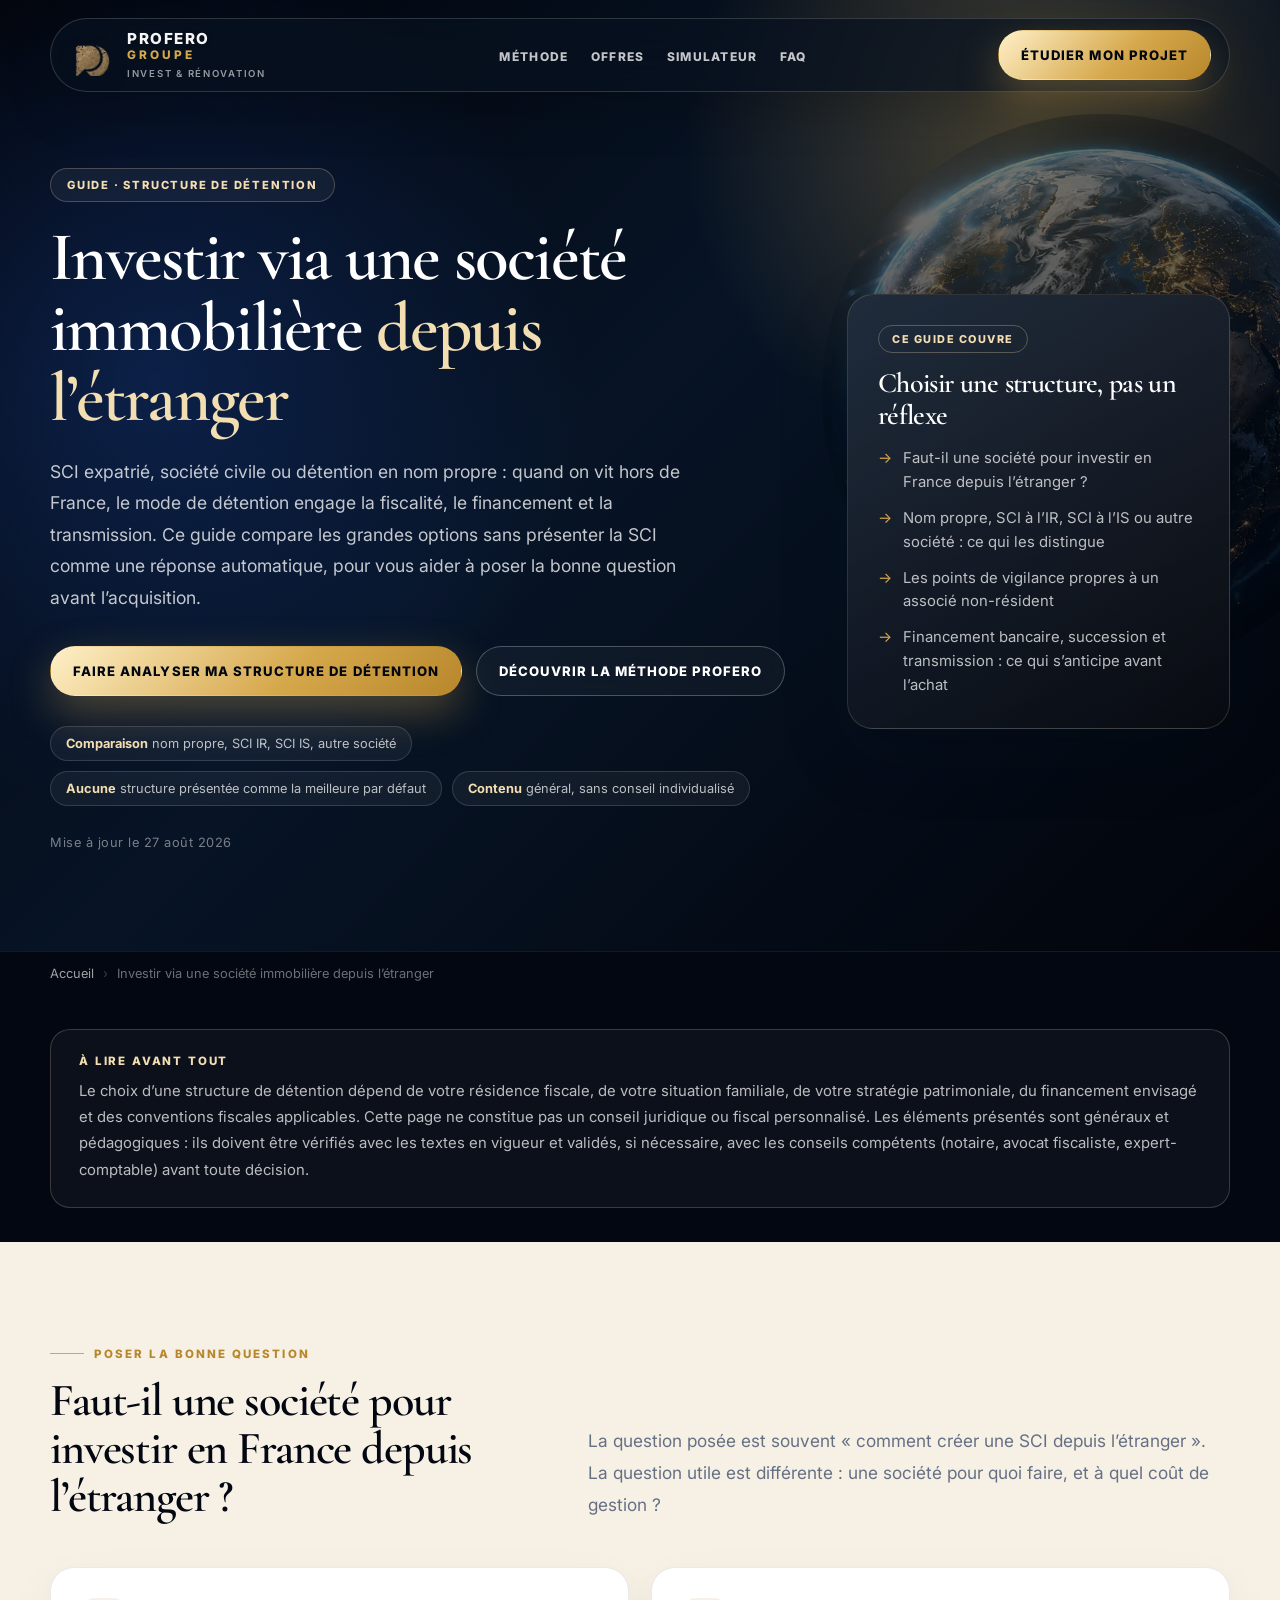
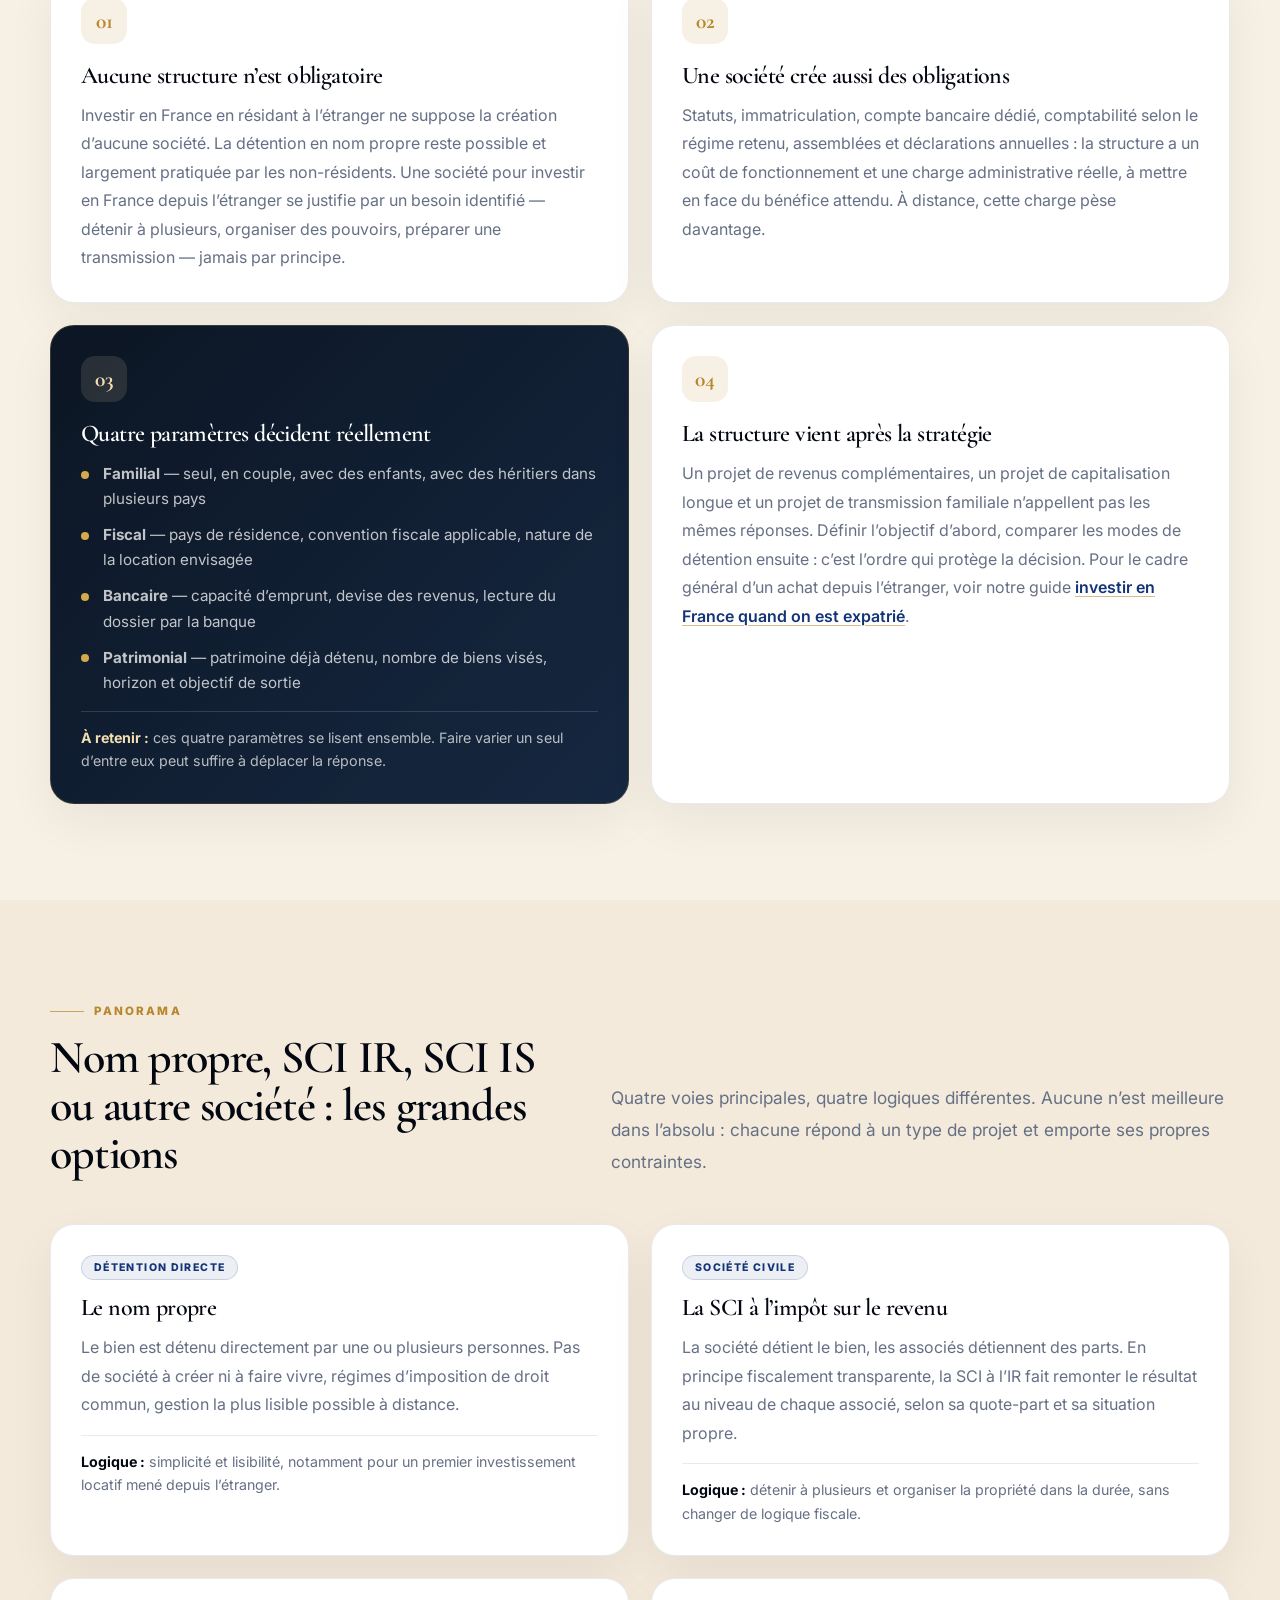
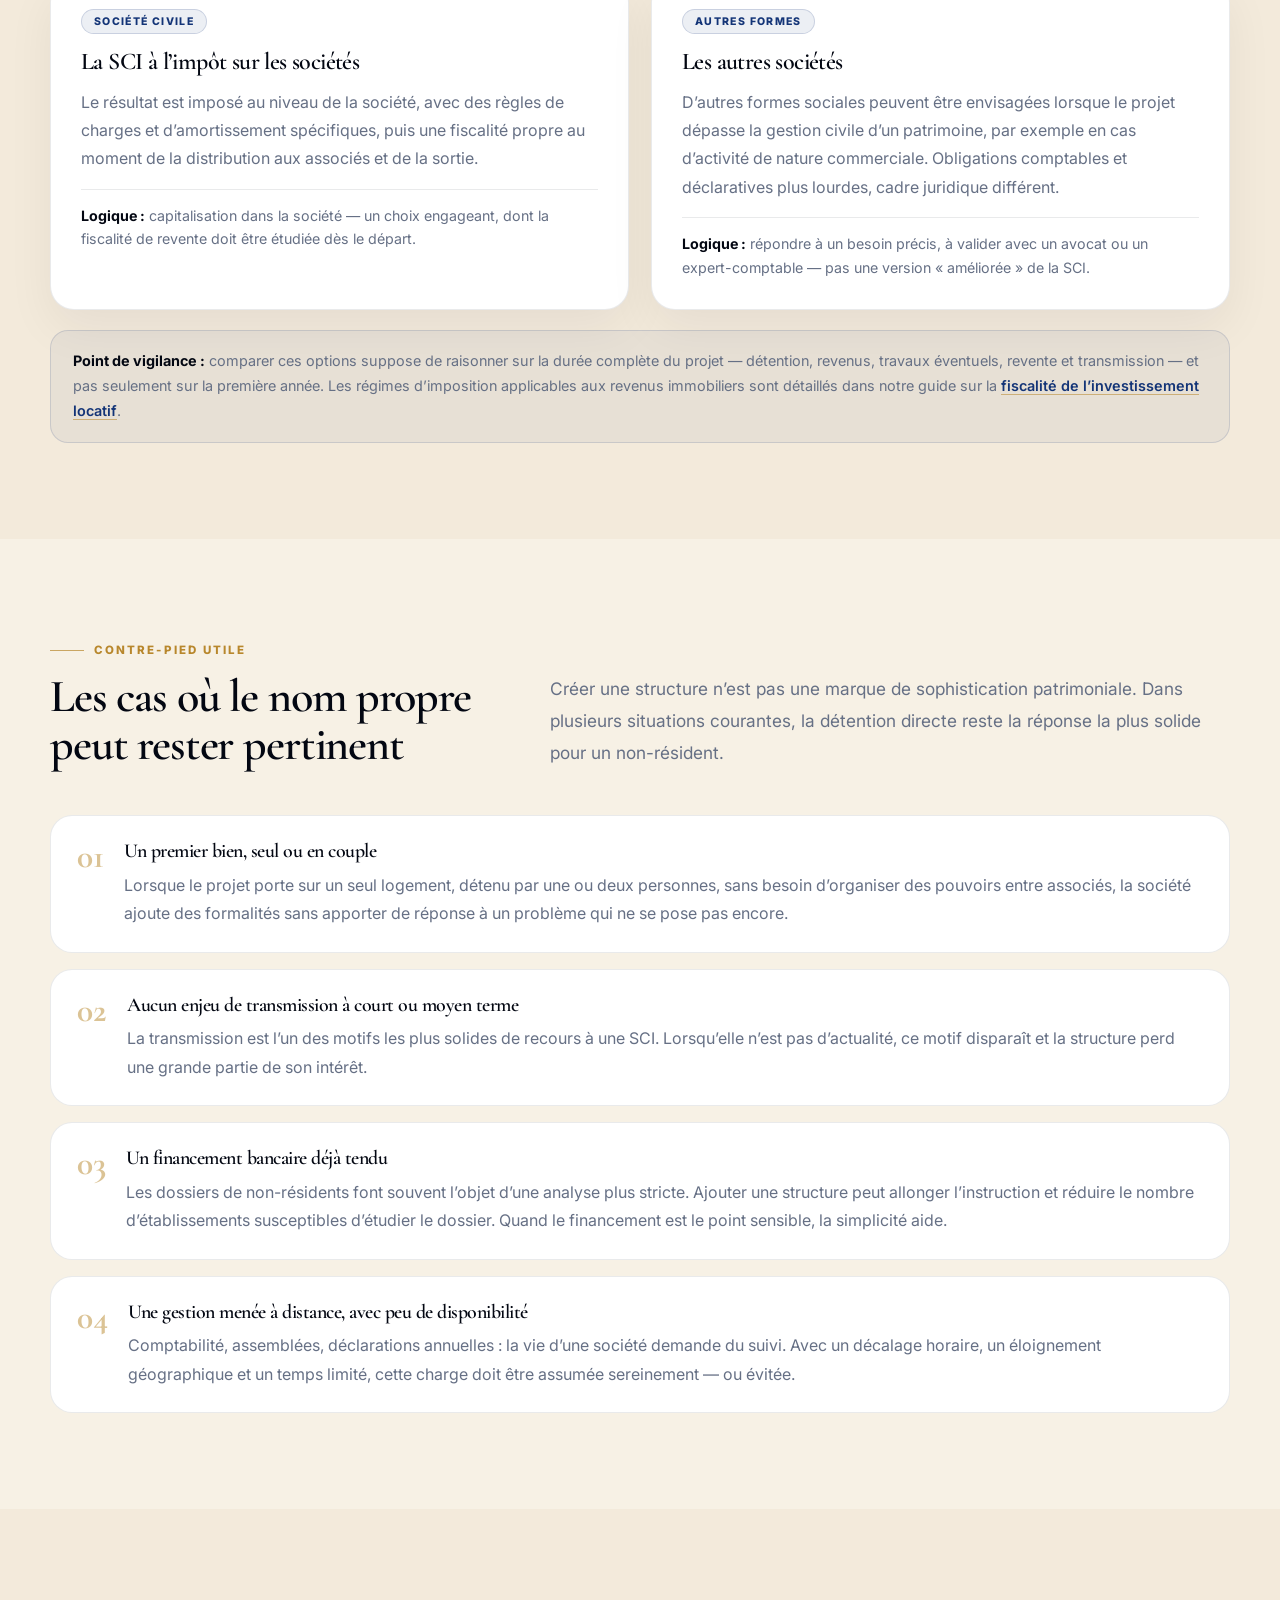
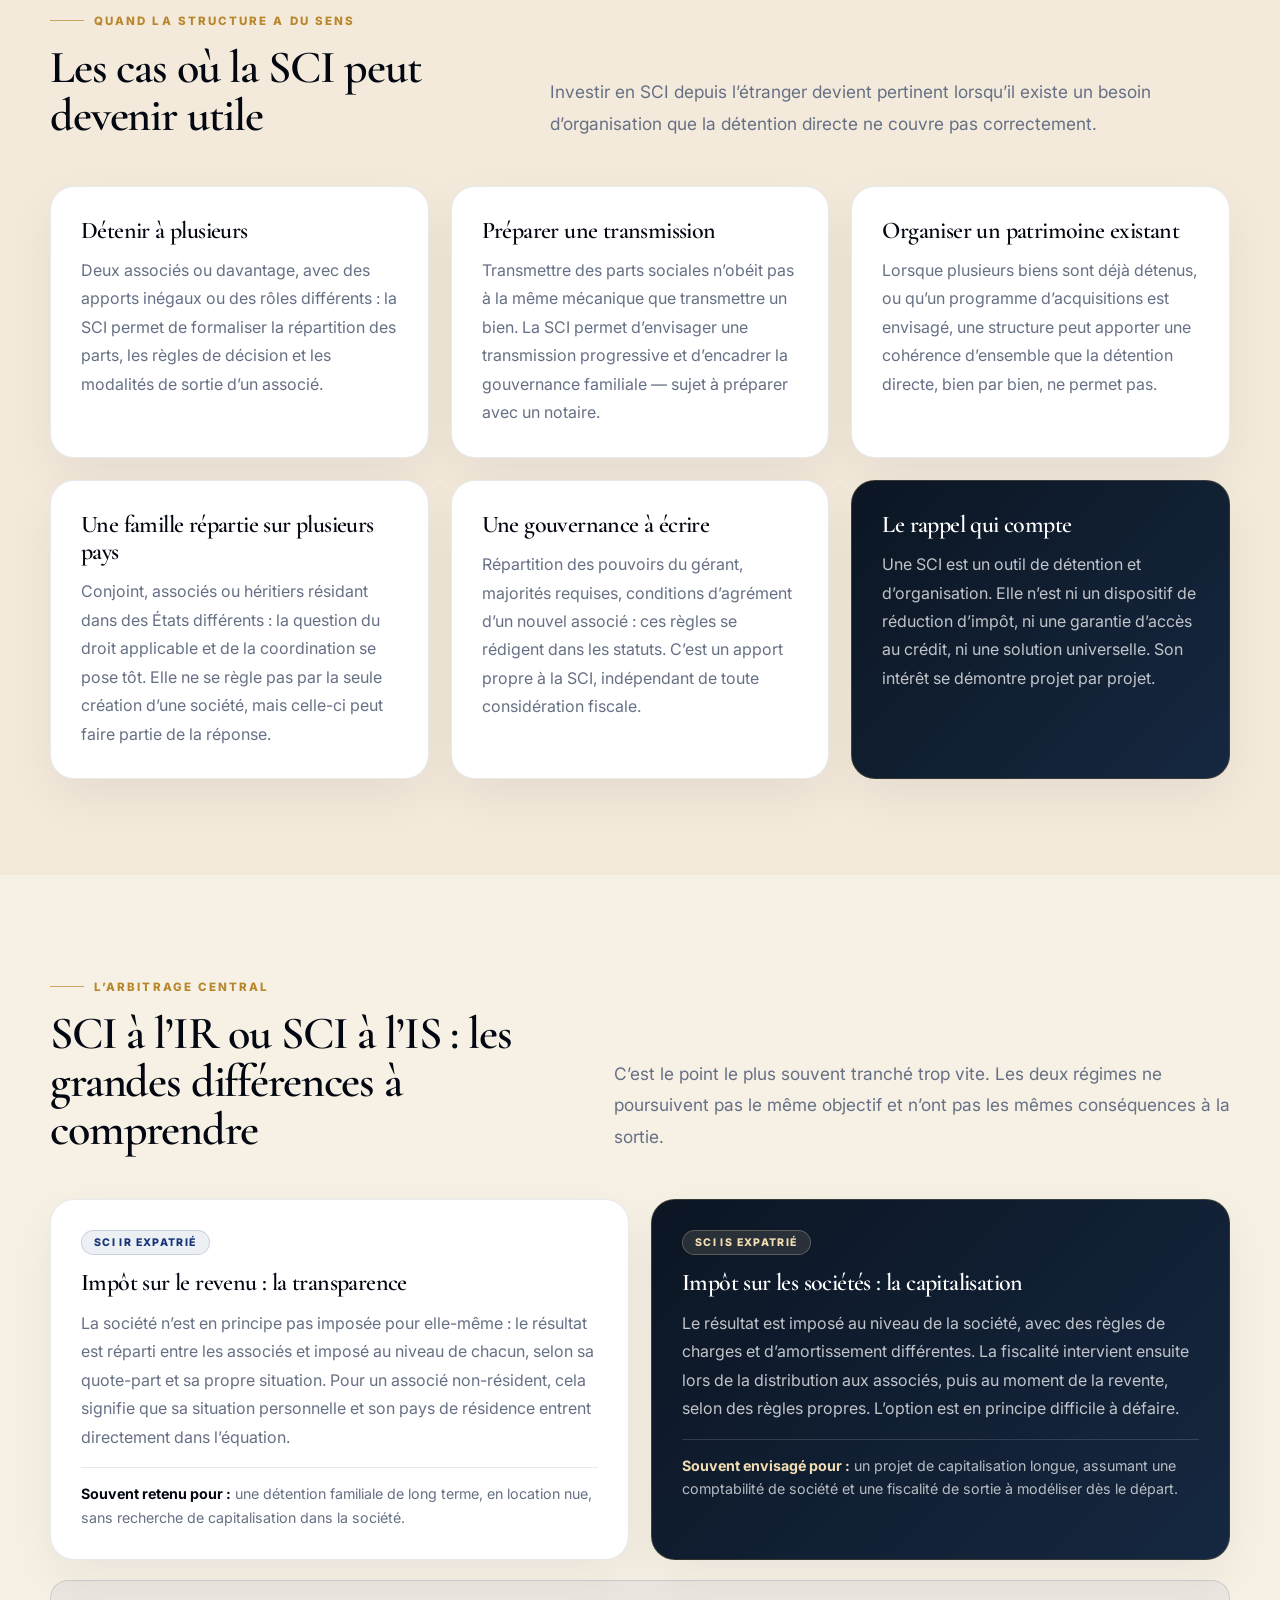
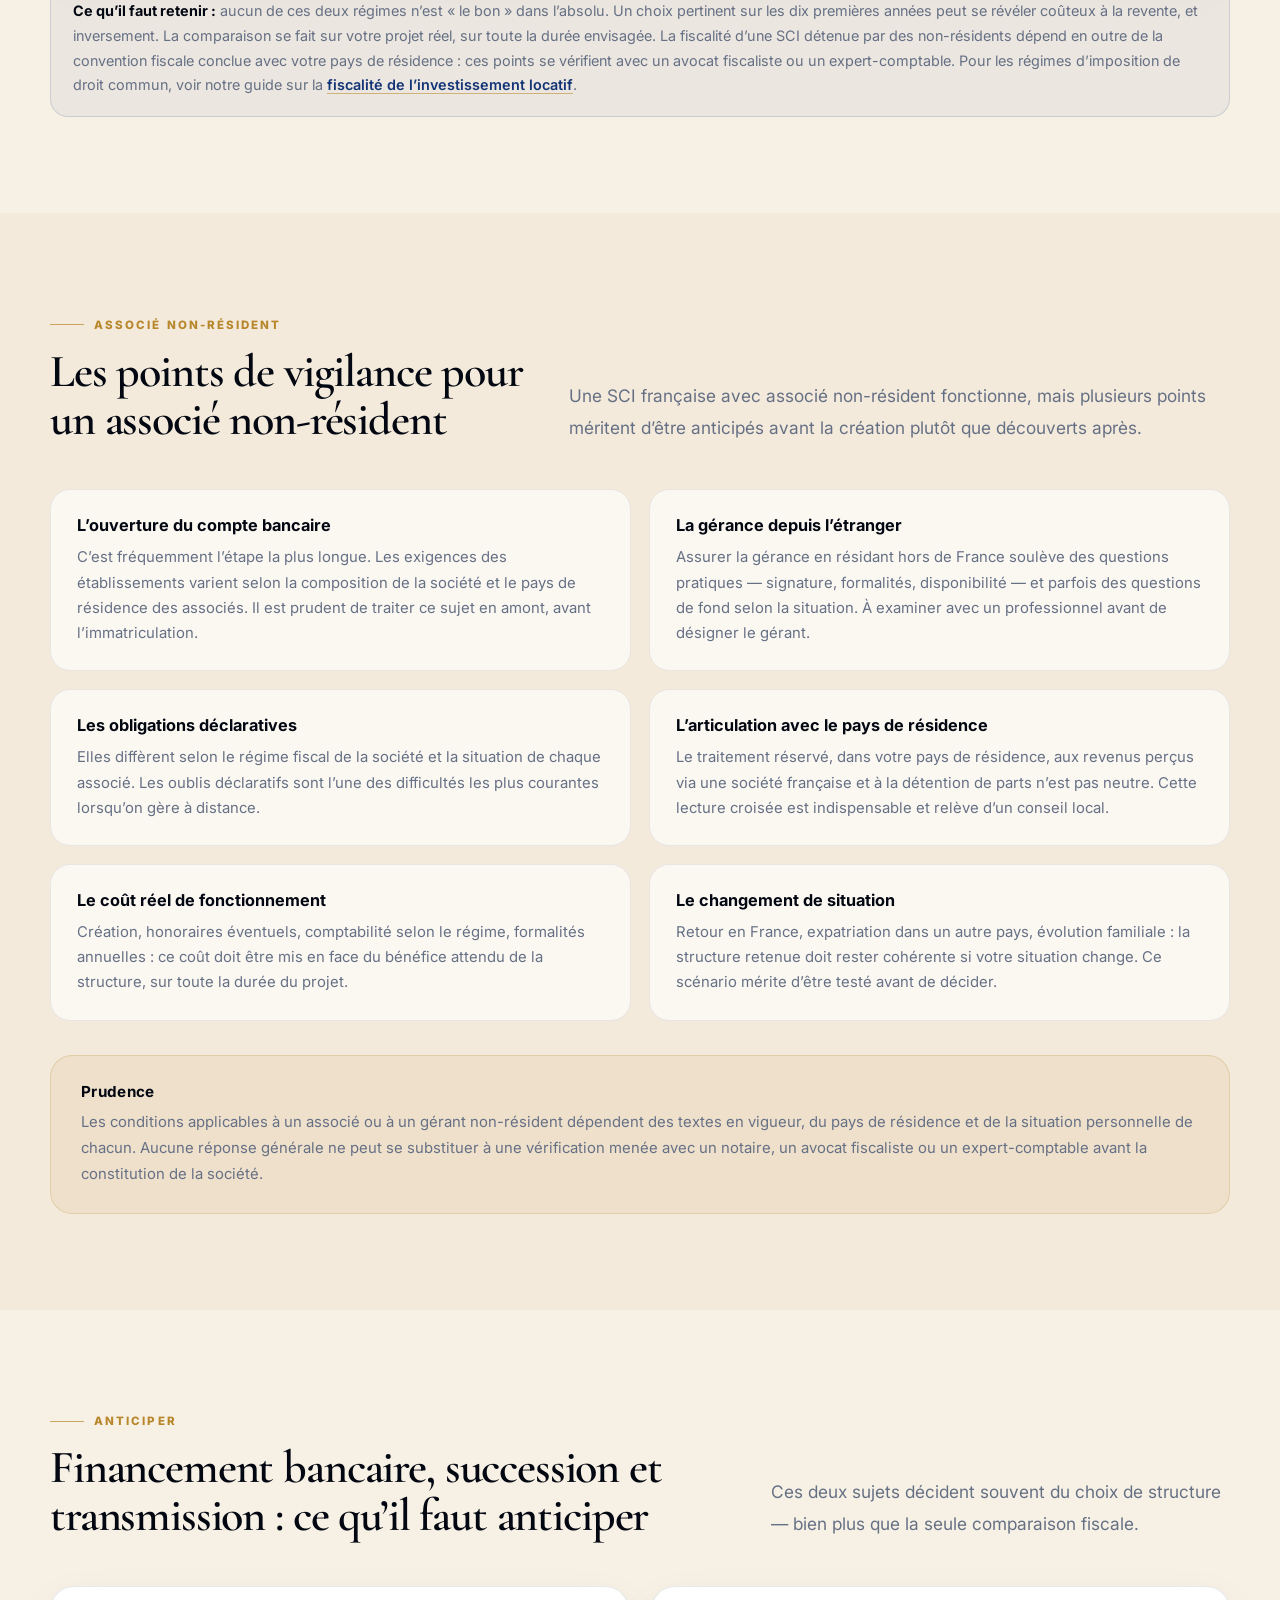
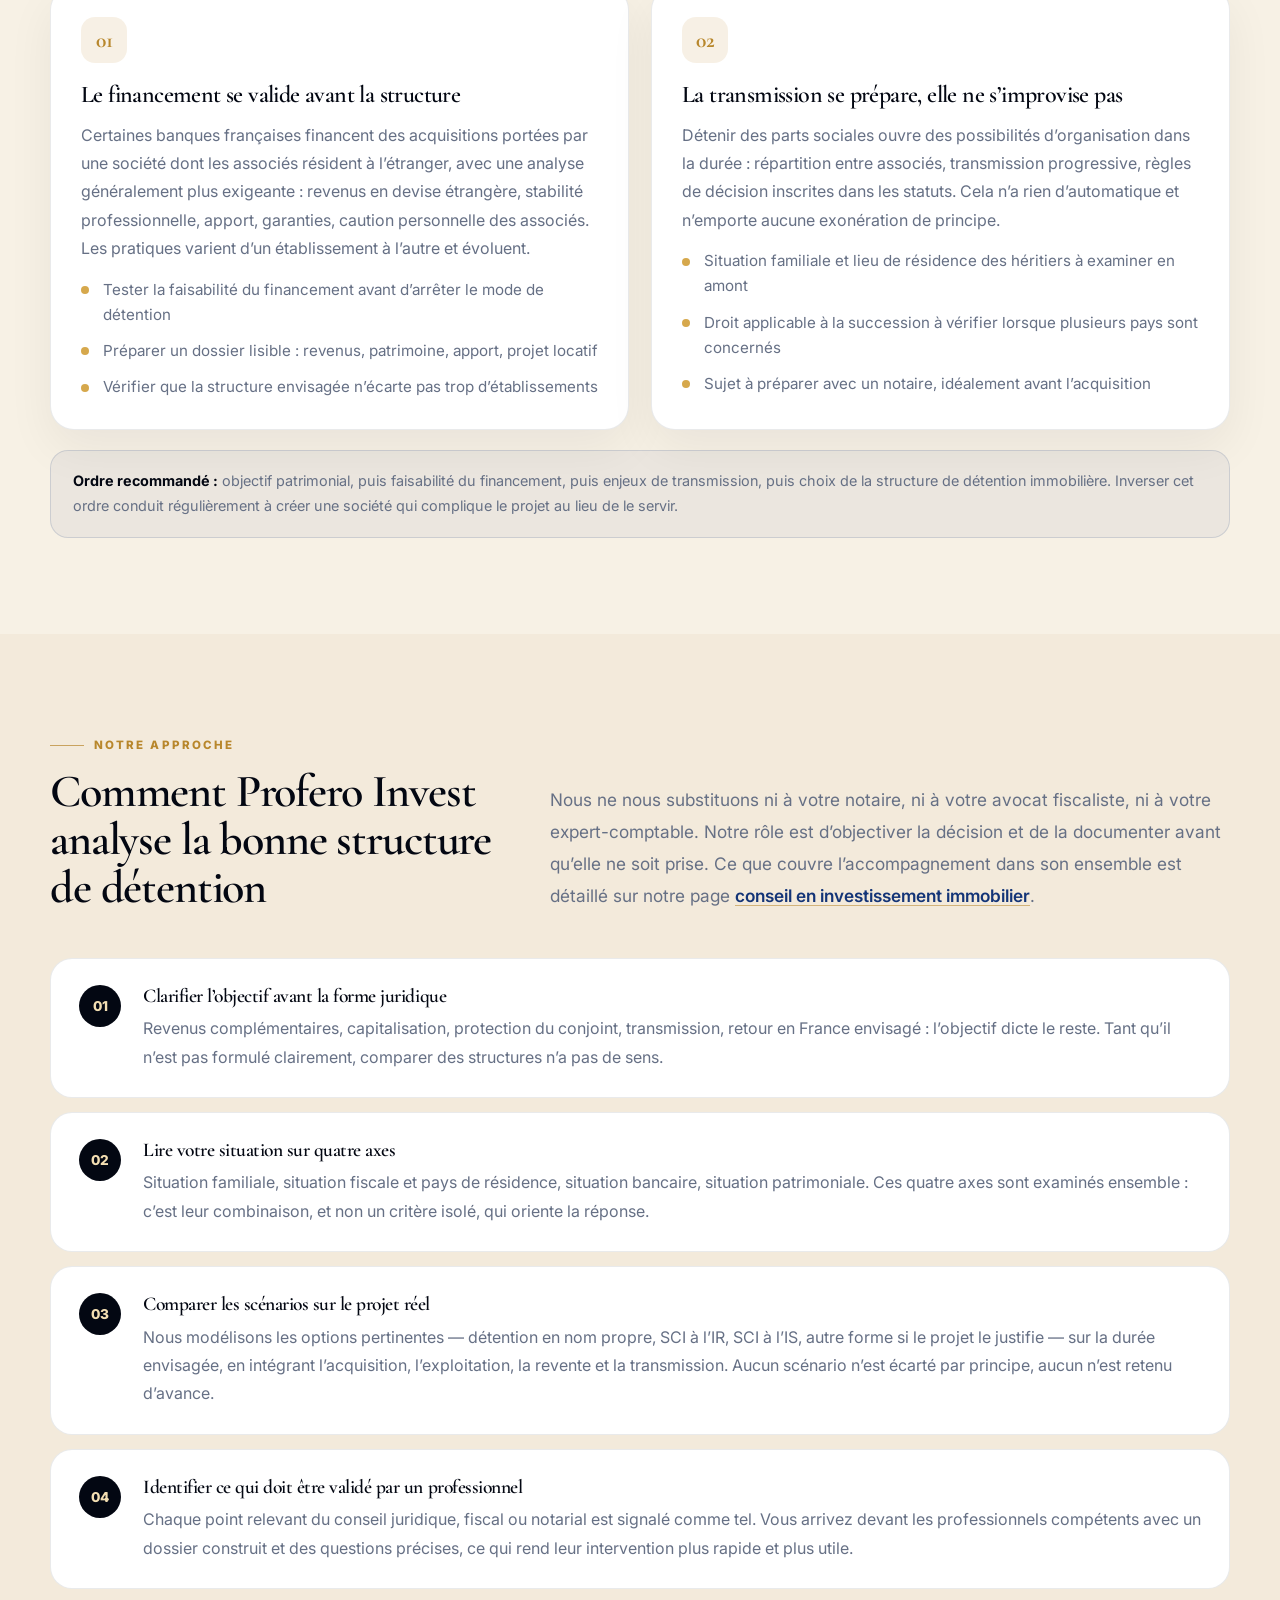
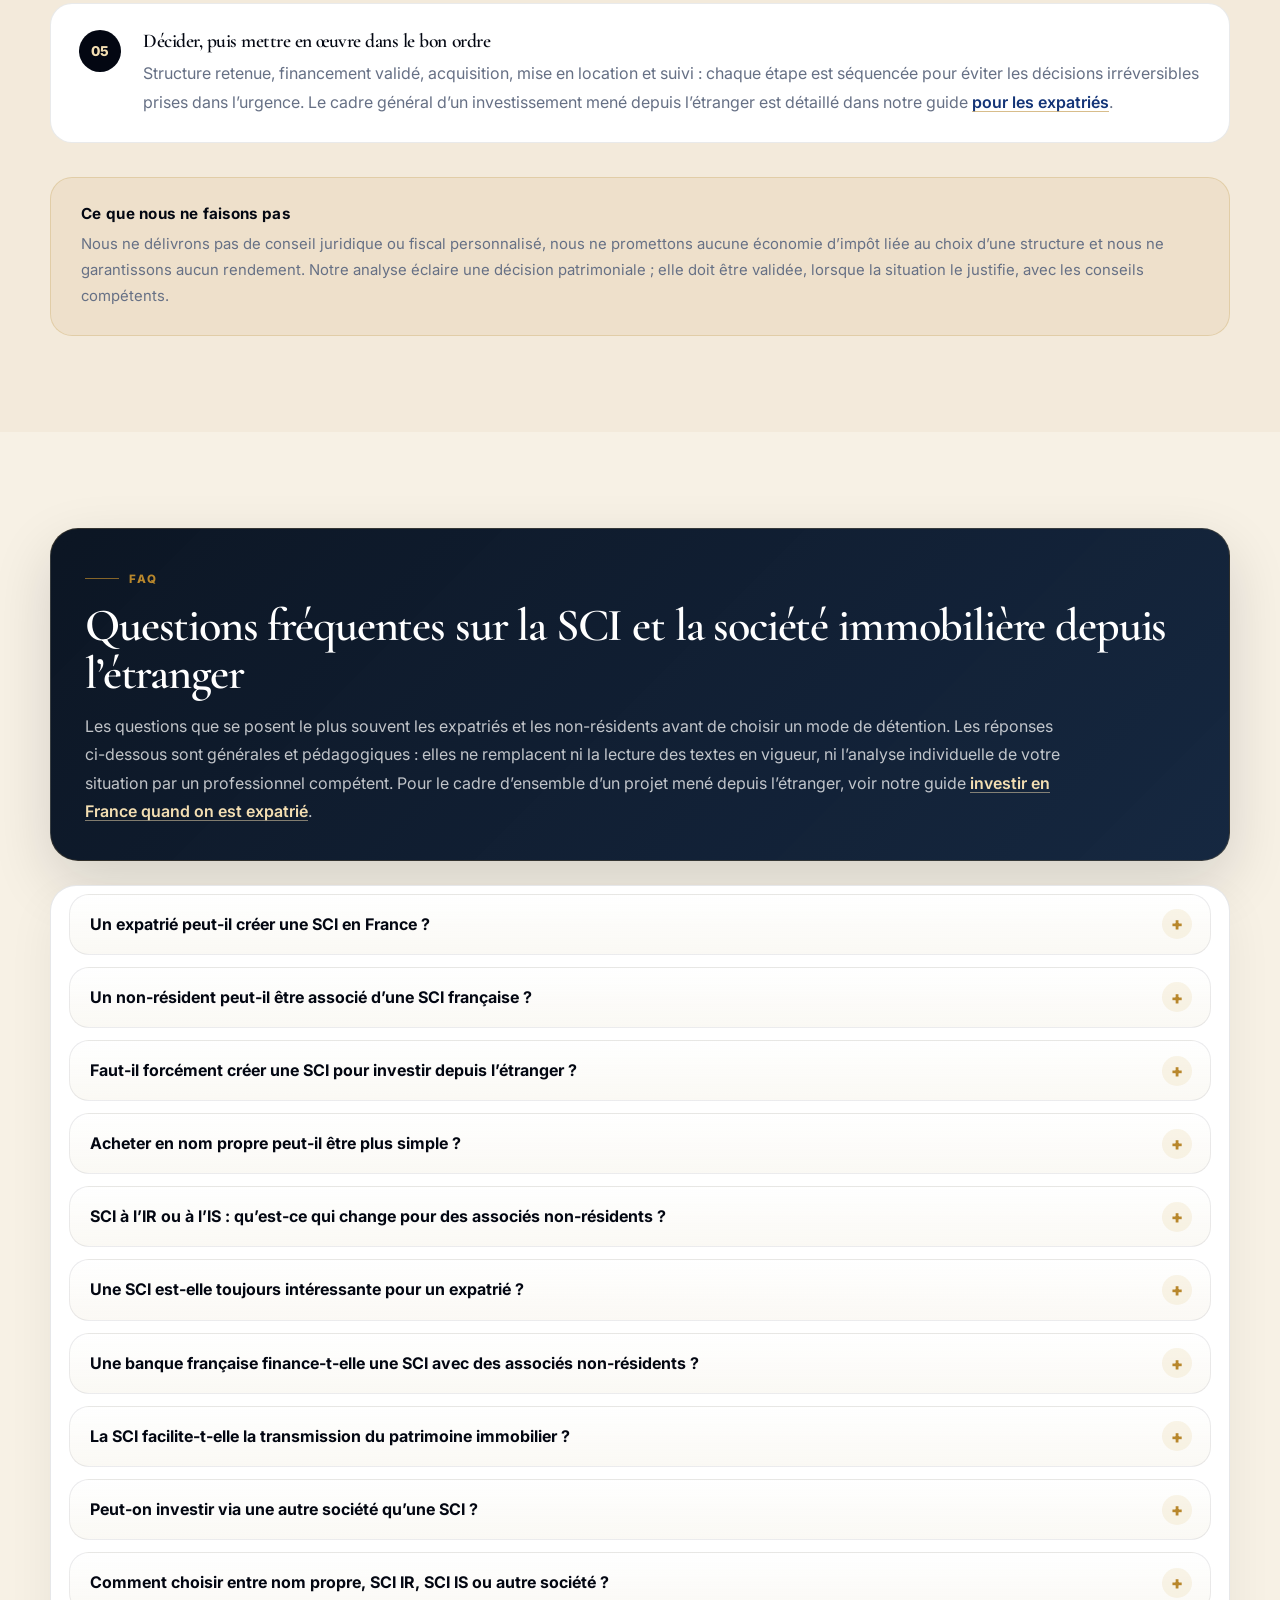
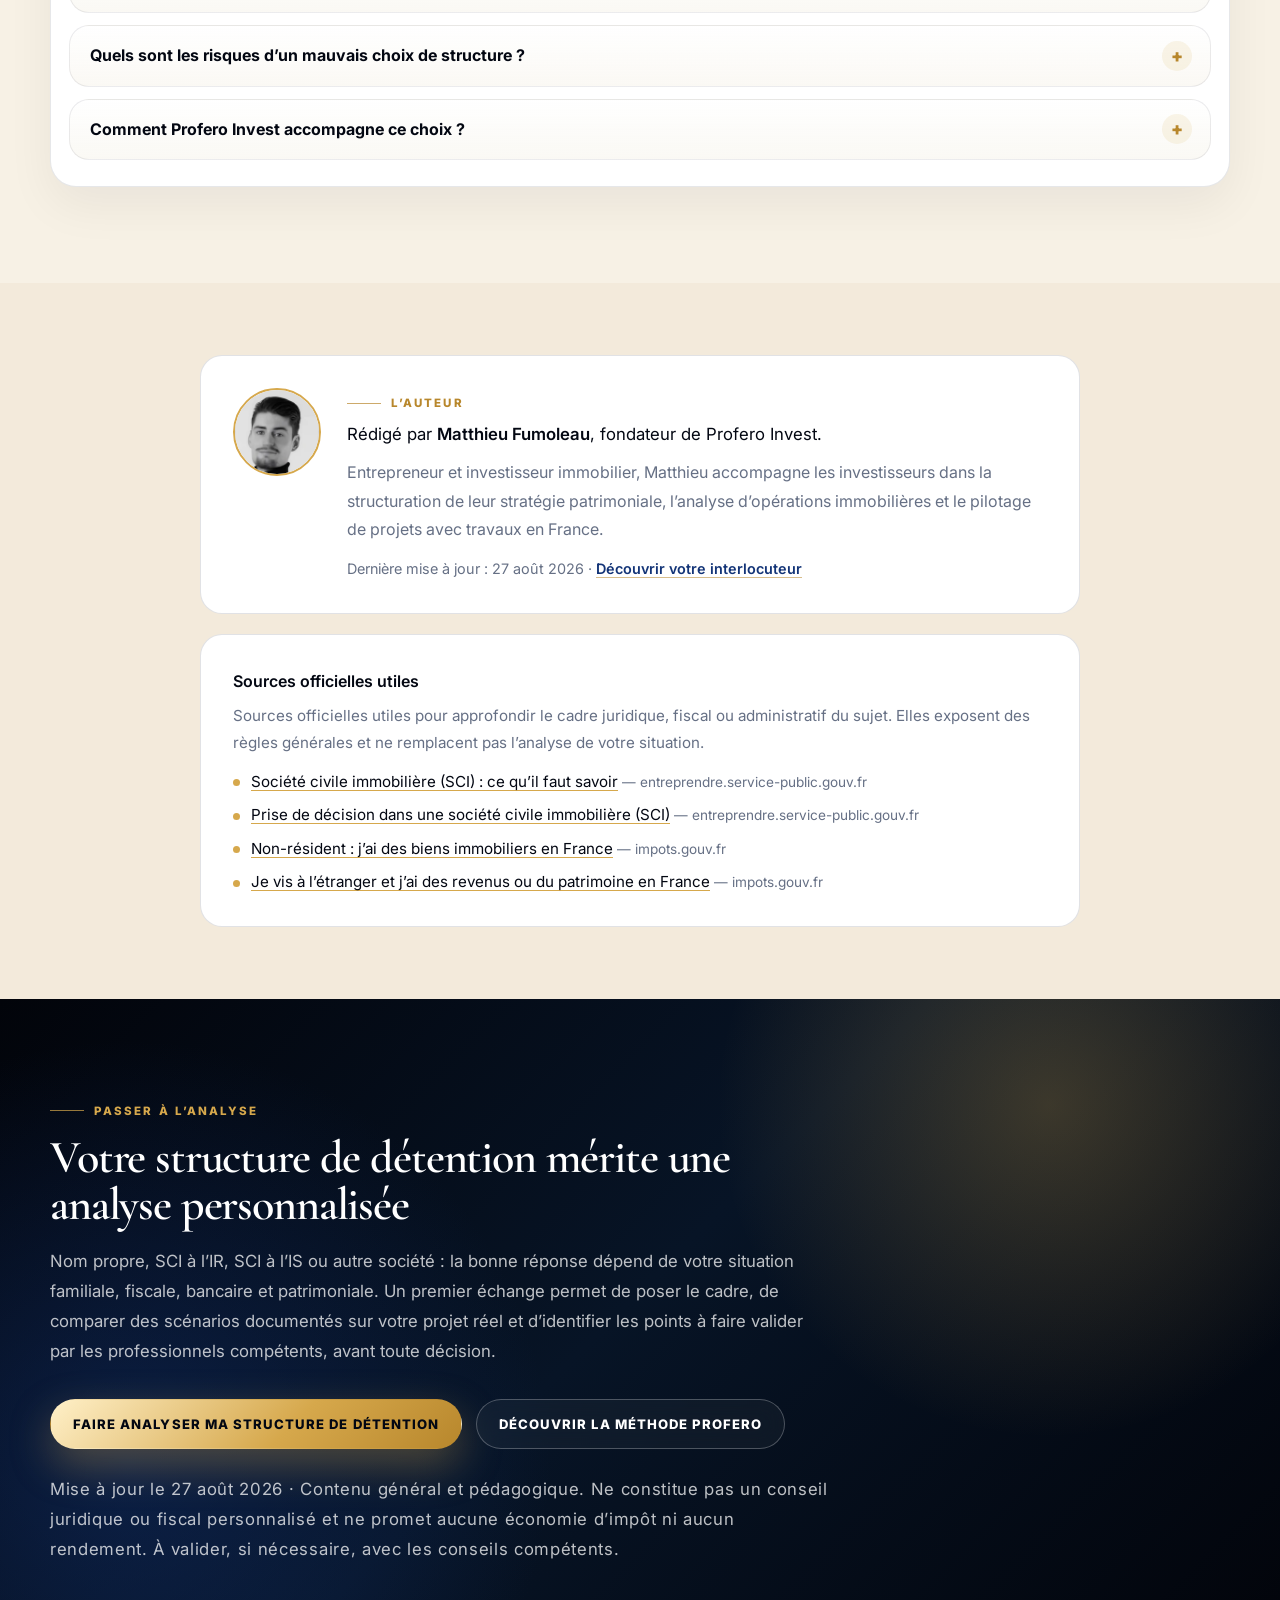
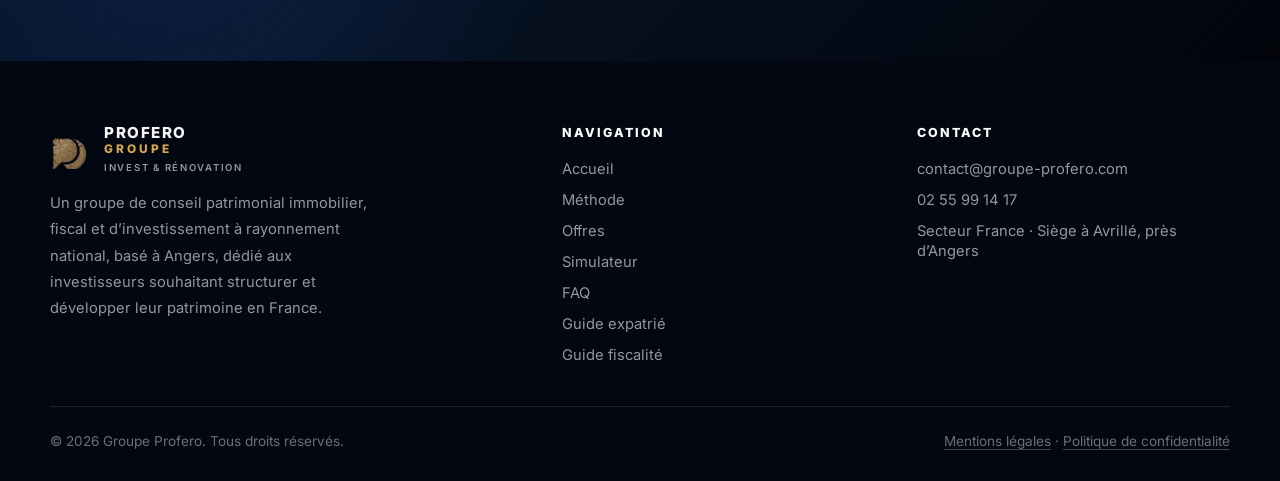
<file: sci-depuis-etranger/index.html>
<!DOCTYPE html>
<html lang="fr"><head>
<meta charset="utf-8"/>
<meta content="width=device-width, initial-scale=1.0" name="viewport"/>
<title>SCI expatrié | Investir via une société en France</title>
<meta name="description" content="Expatrié ou non-résident : nom propre, SCI à l’IR, SCI à l’IS ou autre société ? Comparez les structures pour investir en France selon votre situation."/>

<link rel="canonical" href="https://www.groupe-profero.com/sci-depuis-etranger/"/>
<meta content="index, follow, max-image-preview:large, max-snippet:-1" name="robots"/>

<link href="/assets/images/favicon-32.png" rel="icon" sizes="32x32" type="image/png"/>
<link href="/assets/images/apple-touch-icon.png" rel="apple-touch-icon" sizes="180x180"/>
<meta content="#030712" name="theme-color"/>

<!-- Open Graph -->
<meta property="og:title" content="SCI expatrié | Investir via une société en France"/>
<meta property="og:description" content="Expatrié ou non-résident : nom propre, SCI à l’IR, SCI à l’IS ou autre société ? Comparez les structures pour investir en France selon votre situation."/>
<meta property="og:url" content="https://www.groupe-profero.com/sci-depuis-etranger/"/>
<meta property="og:type" content="article"/>
<meta property="og:locale" content="fr_FR"/>
<meta property="og:site_name" content="Profero Invest"/>
<meta property="og:image" content="https://www.groupe-profero.com/og-image.jpg"/>
<meta property="og:image:type" content="image/jpeg"/>
<meta property="og:image:width" content="1200"/>
<meta property="og:image:height" content="630"/>
<meta property="og:image:alt" content="Profero Invest — investir en France via une société immobilière depuis l’étranger"/>

<!-- Twitter Card -->
<meta name="twitter:card" content="summary_large_image"/>
<meta name="twitter:title" content="SCI expatrié | Investir via une société en France"/>
<meta name="twitter:description" content="Expatrié ou non-résident : nom propre, SCI à l’IR, SCI à l’IS ou autre société ? Comparez les structures pour investir en France selon votre situation."/>
<meta name="twitter:image" content="https://www.groupe-profero.com/og-image.jpg"/>
<meta name="twitter:image:alt" content="Profero Invest — investir en France via une société immobilière depuis l’étranger"/>

<link href="https://fonts.googleapis.com" rel="preconnect"/>
<link crossorigin href="https://fonts.gstatic.com" rel="preconnect"/>
<link href="https://fonts.googleapis.com/css2?family=Cormorant+Garamond:wght@400;500;600;700&amp;family=Inter:wght@400;500;600;700;800&amp;display=swap" rel="stylesheet"/>

<style>
    :root {
      --navy-950: #030712;
      --navy-900: #071426;
      --navy-850: #0c1f3a;
      --navy-800: #11294d;
      --blue-700: #133477;
      --blue-600: #1f48a0;
      --blue-100: #e9eef9;
      --gold-600: #b8872c;
      --gold-500: #d6a84c;
      --gold-200: #f3deb2;
      --cream: #f7f1e5;
      --paper: #f3eadb;
      --white: #ffffff;
      --ink: #111827;
      --muted: #667085;
      --line: rgba(15, 23, 42, .12);
      --shadow: 0 24px 70px rgba(7, 17, 31, .16);
      --radius: 22px;
      --max: 1180px;
    }

    * { box-sizing: border-box; margin: 0; padding: 0; }
    html { scroll-behavior: smooth; }
    body {
      font-family: "Inter", sans-serif;
      color: var(--ink);
      background: var(--cream);
      overflow-x: hidden;
    }
    body.menu-open { overflow: hidden; }
    a { color: inherit; text-decoration: none; }
    img { max-width: 100%; display: block; }
    button { font: inherit; }

    .container { width: min(var(--max), calc(100% - 40px)); margin: 0 auto; }

    h1, h2, h3, h4.serif {
      font-family: "Cormorant Garamond", serif;
      font-weight: 600;
      letter-spacing: -.025em;
    }
    h1 {
      font-size: clamp(2.5rem, 5.4vw, 4.6rem);
      line-height: 1.02;
      color: var(--white);
    }
    h2 {
      font-size: clamp(2rem, 3.6vw, 3.35rem);
      line-height: 1.04;
      color: var(--navy-950);
    }
    h3 { font-size: 1.5rem; line-height: 1.14; color: var(--navy-950); }
    p { line-height: 1.78; color: var(--muted); font-size: 1rem; }
    .lead { font-size: 1.08rem; line-height: 1.85; max-width: 680px; }

    .eyebrow {
      display: inline-flex;
      align-items: center;
      gap: 10px;
      color: var(--gold-600);
      font-size: .72rem;
      font-weight: 800;
      letter-spacing: .18em;
      text-transform: uppercase;
      margin-bottom: 16px;
    }
    .eyebrow::before { content: ""; width: 34px; height: 1px; background: currentColor; opacity: .7; }

    .section { padding: 96px 0; position: relative; }
    .section.alt { background: var(--paper); }
    .section-head {
      display: flex;
      justify-content: space-between;
      align-items: flex-end;
      gap: 40px;
      margin-bottom: 46px;
    }

    .btn {
      display: inline-flex;
      align-items: center;
      justify-content: center;
      gap: 10px;
      border: 1px solid transparent;
      min-height: 50px;
      padding: 14px 22px;
      border-radius: 999px;
      font-size: .82rem;
      font-weight: 800;
      letter-spacing: .08em;
      text-transform: uppercase;
      cursor: pointer;
      transition: transform .22s ease, background .22s ease, color .22s ease, border-color .22s ease, box-shadow .22s ease;
      white-space: nowrap;
    }
    .btn:hover { transform: translateY(-2px); }
    .btn-primary {
      color: var(--navy-950);
      background: linear-gradient(135deg, #fff0c8, #d6a84c 58%, #b8872c);
      box-shadow: 0 16px 42px rgba(214,168,76,.34);
    }
    .btn-primary:hover { box-shadow: 0 20px 50px rgba(201, 146, 45, .35); }
    .btn-outline-light {
      color: var(--white);
      border-color: rgba(255, 255, 255, .26);
      background: rgba(255, 255, 255, .04);
      backdrop-filter: blur(12px);
    }
    .btn-outline-light:hover { border-color: var(--gold-500); color: var(--gold-200); }
    .btn-outline-dark {
      color: var(--navy-950);
      border-color: rgba(7, 17, 31, .2);
      background: rgba(255, 255, 255, .4);
    }
    .btn-outline-dark:hover { border-color: var(--navy-950); background: var(--white); }

    /* NAV */
    .nav { position: fixed; top: 18px; left: 0; right: 0; z-index: 100; pointer-events: none; }
    .nav-inner {
      width: min(var(--max), calc(100% - 32px));
      height: 74px;
      margin: 0 auto;
      display: flex;
      align-items: center;
      justify-content: space-between;
      gap: 24px;
      padding: 0 18px 0 22px;
      border: 1px solid rgba(255, 255, 255, .16);
      border-radius: 999px;
      background: rgba(7, 17, 31, .72);
      backdrop-filter: blur(20px);
      box-shadow: 0 18px 50px rgba(0,0,0,.2);
      pointer-events: auto;
    }
    .brand { display: flex; align-items: center; gap: 12px; color: var(--white); min-width: 235px; }
    .logo-img {
      width: 42px;
      height: 42px;
      object-fit: contain;
      display: block;
      background: transparent;
      filter: drop-shadow(0 6px 10px rgba(0,0,0,.22));
      flex-shrink: 0;
    }
    .brand-text {
      color: var(--white);
      text-shadow: 0 1px 20px rgba(214,168,76,.06);
      letter-spacing: .10em;
      display: flex;
      flex-direction: column;
      gap: 2px;
      line-height: 1;
      font-weight: 800;
      text-transform: uppercase;
    }
    .brand-text strong { display: block; color: rgba(255,255,255,.96); font-size: .95rem; font-weight: 800; letter-spacing: .10em; }
    .brand-text em { display: block; font-style: normal; color: var(--gold-500); font-size: .74rem; font-weight: 800; letter-spacing: .26em; margin-top: 2px; }
    .brand-text span { display: block; color: rgba(255,255,255,.58); font-weight: 600; font-size: .60rem; letter-spacing: .18em; margin-top: 5px; }
    .footer .brand-text strong { color: rgba(255,255,255,.96); }
    .footer .brand-text em { color: var(--gold-500); }

    .nav-links { display: flex; align-items: center; gap: 22px; list-style: none; }
    .nav-links a {
      color: rgba(255,255,255,.76);
      font-size: .75rem;
      font-weight: 800;
      letter-spacing: .11em;
      text-transform: uppercase;
      transition: color .2s ease;
    }
    .nav-links a:hover { color: var(--gold-200); }
    .nav-action { display: flex; align-items: center; gap: 10px; }
    .mobile-toggle {
      display: none;
      width: 46px;
      height: 46px;
      border: 1px solid rgba(255,255,255,.22);
      border-radius: 50%;
      background: transparent;
      color: var(--white);
      cursor: pointer;
    }
    .mobile-toggle span { display: block; width: 18px; height: 2px; margin: 4px auto; background: currentColor; }

    /* HERO */
    .hero {
      position: relative;
      padding: 168px 0 96px;
      background:
        radial-gradient(circle at 80% 14%, rgba(214,168,76,.30), transparent 26%),
        radial-gradient(circle at 12% 40%, rgba(19,52,119,.50), transparent 34%),
        linear-gradient(135deg, #02040A 0%, #071426 46%, #02040A 100%);
      overflow: hidden;
    }
    .hero-globe {
      position: absolute;
      right: -8%;
      top: 12%;
      width: min(46vw, 560px);
      aspect-ratio: 1;
      border-radius: 50%;
      background-image: url("/assets/images/globe-terre-nuit.webp");
      background-size: cover;
      background-position: center;
      opacity: .30;
      filter: saturate(.9) contrast(1.05);
      pointer-events: none;
    }
    .hero-grid { position: relative; z-index: 2; display: grid; grid-template-columns: 1.32fr .68fr; gap: 54px; align-items: center; }
    .hero-kicker {
      display: inline-flex;
      align-items: center;
      gap: 10px;
      margin-bottom: 20px;
      padding: 9px 16px;
      border-radius: 999px;
      border: 1px solid rgba(243,222,178,.24);
      background: rgba(255,255,255,.05);
      color: var(--gold-200);
      font-size: .7rem;
      font-weight: 800;
      letter-spacing: .16em;
      text-transform: uppercase;
    }
    .hero h1 strong { color: var(--gold-200); font-weight: 600; }
    .hero-sub { color: rgba(255,255,255,.76); font-size: 1.1rem; line-height: 1.8; max-width: 640px; margin-top: 22px; }
    .hero-actions { display: flex; flex-wrap: wrap; gap: 14px; margin-top: 32px; }
    .hero-proof { display: flex; flex-wrap: wrap; gap: 10px; margin-top: 30px; }
    .proof-pill {
      padding: 9px 15px;
      border-radius: 999px;
      border: 1px solid rgba(255,255,255,.14);
      background: rgba(255,255,255,.05);
      color: rgba(255,255,255,.72);
      font-size: .8rem;
    }
    .proof-pill b { color: var(--gold-200); font-weight: 700; }
    .hero-card {
      border-radius: 26px;
      padding: 30px;
      background:
        linear-gradient(160deg, rgba(255,255,255,.10), rgba(255,255,255,.025)),
        linear-gradient(135deg, #071426, #02040A);
      border: 1px solid rgba(243,222,178,.16);
      box-shadow: var(--shadow);
    }
    .hero-card .tag {
      display: inline-block;
      margin-bottom: 14px;
      padding: 6px 13px;
      border-radius: 999px;
      border: 1px solid rgba(243,222,178,.28);
      color: var(--gold-200);
      font-size: .68rem;
      font-weight: 800;
      letter-spacing: .14em;
      text-transform: uppercase;
    }
    .hero-card-title {
      font-family: "Cormorant Garamond", serif;
      font-weight: 600;
      letter-spacing: -.025em;
      color: var(--white);
      font-size: 1.75rem;
      line-height: 1.15;
      margin-bottom: 16px;
    }
    .hero-card ul { list-style: none; display: grid; gap: 12px; }
    .hero-card li {
      display: flex;
      gap: 11px;
      color: rgba(255,255,255,.72);
      font-size: .93rem;
      line-height: 1.6;
    }
    .hero-card li::before { content: "→"; color: var(--gold-500); flex-shrink: 0; }

    .updated {
      margin-top: 26px;
      color: rgba(255,255,255,.46);
      font-size: .8rem;
      letter-spacing: .04em;
    }

    /* BREADCRUMB */
    .crumb { background: var(--navy-950); padding: 14px 0; border-top: 1px solid rgba(255,255,255,.07); }
    .crumb ol { list-style: none; display: flex; flex-wrap: wrap; gap: 9px; color: rgba(255,255,255,.42); font-size: .8rem; }
    .crumb a { color: rgba(255,255,255,.62); transition: color .2s ease; }
    .crumb a:hover { color: var(--gold-200); }
    .crumb li + li::before { content: "›"; margin-right: 9px; opacity: .5; }

    /* CARTES */
    .grid-2 { display: grid; grid-template-columns: repeat(2, minmax(0, 1fr)); gap: 22px; }
    .grid-3 { display: grid; grid-template-columns: repeat(3, minmax(0, 1fr)); gap: 22px; }
    .card {
      border-radius: 24px;
      padding: 30px;
      background: var(--white);
      border: 1px solid rgba(15,23,42,.09);
      box-shadow: 0 18px 48px rgba(15,23,42,.06);
    }
    .card h3 { margin-bottom: 12px; }
    .card ul { list-style: none; display: grid; gap: 11px; margin-top: 14px; }
    .card li { position: relative; padding-left: 22px; color: var(--muted); font-size: .95rem; line-height: 1.65; }
    .card li::before { content: ""; position: absolute; left: 0; top: .62em; width: 8px; height: 8px; border-radius: 50%; background: var(--gold-500); }
    .card-num {
      display: grid;
      place-items: center;
      width: 46px;
      height: 46px;
      margin-bottom: 18px;
      border-radius: 14px;
      background: rgba(184,135,44,.12);
      color: var(--gold-600);
      font-family: "Cormorant Garamond", serif;
      font-size: 1.35rem;
      font-weight: 700;
    }
    .card.dark {
      background: linear-gradient(135deg, rgba(7,17,31,.98), rgba(12,31,58,.96));
      border-color: rgba(214,168,76,.20);
      color: var(--white);
    }
    .card.dark h3 { color: var(--white); }
    .card.dark p, .card.dark li { color: rgba(255,255,255,.74); }
    .card.dark .card-num { background: rgba(243,222,178,.12); color: var(--gold-200); }

    /* ERREURS */
    .mistake { display: grid; grid-template-columns: auto 1fr; gap: 20px; align-items: start; padding: 24px 26px; border-radius: 22px; background: var(--white); border: 1px solid rgba(15,23,42,.09); }
    .mistake-num {
      font-family: "Cormorant Garamond", serif;
      font-size: 2.1rem;
      font-weight: 700;
      line-height: 1;
      color: rgba(184,135,44,.5);
    }
    .mistake h3 { font-size: 1.24rem; margin-bottom: 8px; }
    .mistakes { display: grid; gap: 16px; }

    /* QUESTIONS */
    .qlist { display: grid; grid-template-columns: repeat(2, minmax(0,1fr)); gap: 18px; }
    .qitem {
      padding: 24px 26px;
      border-radius: 20px;
      background: rgba(255,255,255,.65);
      border: 1px solid rgba(15,23,42,.08);
    }
    .qitem strong { display: block; color: var(--navy-950); font-size: 1.02rem; margin-bottom: 8px; line-height: 1.4; }
    .qitem span { color: var(--muted); font-size: .93rem; line-height: 1.7; }

    /* MÉTHODE */
    .steps { display: grid; gap: 14px; counter-reset: step; }
    .step {
      display: grid;
      grid-template-columns: auto 1fr;
      gap: 22px;
      align-items: start;
      padding: 26px 28px;
      border-radius: 22px;
      background: var(--white);
      border: 1px solid rgba(15,23,42,.09);
    }
    .step-index {
      display: grid;
      place-items: center;
      width: 42px;
      height: 42px;
      border-radius: 50%;
      background: var(--navy-950);
      color: var(--gold-200);
      font-size: .85rem;
      font-weight: 800;
      flex-shrink: 0;
    }
    .step h3 { font-size: 1.22rem; margin-bottom: 7px; }

    /* CAUTION */
    .caution {
      margin-top: 34px;
      padding: 26px 30px;
      border-radius: 22px;
      background: rgba(184,135,44,.09);
      border: 1px solid rgba(184,135,44,.22);
      display: grid;
      gap: 8px;
    }
    .caution strong { color: var(--navy-950); font-size: .95rem; letter-spacing: .02em; }
    .caution span { color: var(--muted); font-size: .93rem; line-height: 1.75; }

    /* FAQ */
    .faq-shell { display: grid; gap: 24px; }
    .faq-intro-card {
      border-radius: 28px;
      padding: 34px;
      background: linear-gradient(135deg, rgba(7,17,31,.98), rgba(12,31,58,.96));
      color: var(--white);
      border: 1px solid rgba(214,168,76,.18);
      box-shadow: 0 22px 60px rgba(7,17,31,.14);
    }
    .faq-intro-card h2 { color: var(--white); margin-bottom: 14px; }
    .faq-intro-card p { color: rgba(255,255,255,.74); max-width: 980px; }
    .faq-category {
      border-radius: 26px;
      background: var(--white);
      border: 1px solid rgba(15,23,42,.10);
      box-shadow: 0 18px 48px rgba(15,23,42,.06);
      overflow: hidden;
      padding: 8px 0;
    }
    .faq-category details {
      margin: 0 18px 12px;
      border-radius: 20px;
      overflow: hidden;
      border: 1px solid rgba(15,23,42,.08);
      background: linear-gradient(180deg, rgba(255,255,255,1), rgba(250,248,243,.9));
    }
    .faq-category details:last-child { margin-bottom: 18px; }
    .faq-category summary {
      list-style: none;
      cursor: pointer;
      padding: 18px 56px 18px 20px;
      font-weight: 700;
      color: var(--navy-950);
      position: relative;
      line-height: 1.45;
    }
    .faq-category summary::-webkit-details-marker { display: none; }
    .faq-category summary::after {
      content: "+";
      position: absolute;
      right: 18px;
      top: 50%;
      transform: translateY(-50%);
      width: 30px;
      height: 30px;
      border-radius: 50%;
      display: grid;
      place-items: center;
      background: rgba(214,168,76,.12);
      color: var(--gold-600);
      font-size: 1.1rem;
      font-weight: 900;
    }
    .faq-category details[open] summary::after { content: "–"; }
    .faq-answer { padding: 0 20px 18px; color: var(--muted); line-height: 1.75; font-size: .96rem; }

    /* CTA FINAL */
    .cta-final {
      padding: 96px 0;
      background:
        radial-gradient(circle at 82% 16%, rgba(214,168,76,.26), transparent 28%),
        radial-gradient(circle at 10% 70%, rgba(19,52,119,.45), transparent 34%),
        linear-gradient(135deg, #02040A 0%, #071426 48%, #02040A 100%);
    }
    .cta-inner { max-width: 780px; }
    .cta-final h2 { color: var(--white); margin-bottom: 18px; }
    .cta-final p { color: rgba(255,255,255,.74); font-size: 1.05rem; }
    .cta-actions { display: flex; flex-wrap: wrap; gap: 14px; margin-top: 32px; }

    /* FOOTER */
    .footer { background: var(--navy-950); color: rgba(255,255,255,.66); padding: 64px 0 32px; }
    .footer-grid { display: grid; grid-template-columns: 1.5fr 1fr 1fr; gap: 42px; margin-bottom: 42px; }
    .footer h4 { color: var(--white); font-size: .78rem; letter-spacing: .16em; text-transform: uppercase; margin-bottom: 18px; font-weight: 800; }
    .footer p { color: rgba(255,255,255,.58); max-width: 340px; font-size: .92rem; }
    .footer .brand { margin-bottom: 18px; }
    .footer ul { list-style: none; display: grid; gap: 11px; }
    .footer a { color: rgba(255,255,255,.58); font-size: .92rem; transition: color .2s ease; }
    .footer a:hover { color: var(--gold-200); }
    .footer-bottom {
      border-top: 1px solid rgba(255,255,255,.1);
      padding-top: 26px;
      display: flex;
      justify-content: space-between;
      gap: 24px;
      color: rgba(255,255,255,.42);
      font-size: .85rem;
    }
    .footer-bottom a { color: inherit; font-size: inherit; text-decoration: underline; text-underline-offset: 3px; text-decoration-color: rgba(255,255,255,.25); }
    .footer-bottom a:hover { color: var(--gold-200); text-decoration-color: rgba(243,222,178,.5); }

    /* REVEAL */
    .reveal { opacity: 0; transform: translateY(22px); transition: opacity .75s ease, transform .75s ease; }
    .reveal.visible { opacity: 1; transform: translateY(0); }
    @media (prefers-reduced-motion: reduce) {
      html { scroll-behavior: auto; }
      .reveal { opacity: 1; transform: none; transition: none; }
    }

    @media (max-width: 1120px) {
      .nav-links { display: none; }
      .mobile-toggle { display: block; }
      .nav-action .btn { display: none; }
      .mobile-menu {
        position: fixed;
        top: 104px;
        left: 16px;
        right: 16px;
        z-index: 99;
        display: none;
        padding: 22px;
        border-radius: 28px;
        background: rgba(7,17,31,.94);
        backdrop-filter: blur(20px);
        border: 1px solid rgba(255,255,255,.14);
        box-shadow: var(--shadow);
      }
      .mobile-menu.open { display: block; }
      .mobile-menu a {
        display: block;
        padding: 16px;
        border-bottom: 1px solid rgba(255,255,255,.08);
        color: rgba(255,255,255,.84);
        font-weight: 800;
        letter-spacing: .1em;
        text-transform: uppercase;
        font-size: .8rem;
      }
      .mobile-menu a:last-child { border-bottom: none; }
      .hero-grid { grid-template-columns: 1fr; }
      .section-head { flex-direction: column; align-items: flex-start; }
      .footer-grid { grid-template-columns: 1fr 1fr; }
    }
    @media (min-width: 1121px) { .mobile-menu { display: none !important; } }

    @media (max-width: 860px) {
      .grid-2, .grid-3, .qlist { grid-template-columns: 1fr; }
    }

    @media (max-width: 720px) {
      .container { width: min(100% - 28px, var(--max)); }
      .nav { top: 10px; }
      .nav-inner { width: calc(100% - 20px); height: 66px; padding-left: 14px; }
      .brand { min-width: 0; }
      .logo-img { width: 36px; height: 36px; }
      .brand-text strong { font-size: .78rem; }
      .brand-text em { font-size: .62rem; letter-spacing: .20em; }
      .brand-text span { font-size: .54rem; }
      .hero { padding: 128px 0 70px; }
      .hero-globe { width: 78vw; right: -26vw; top: 58%; opacity: .16; }
      .hero-actions .btn, .cta-actions .btn { width: 100%; }
      .section, .cta-final { padding: 68px 0; }
      .card, .step, .mistake, .faq-intro-card { padding: 26px; }
      .mistake, .step { grid-template-columns: 1fr; gap: 12px; }
      .footer-grid { grid-template-columns: 1fr; }
      .footer-bottom { flex-direction: column; }
    }

    /* ADDITIONS PAGE STRUCTURE DE DÉTENTION */
    .ilink {
      color: var(--blue-700);
      font-weight: 600;
      text-decoration: underline;
      text-underline-offset: 3px;
      text-decoration-thickness: 1px;
      text-decoration-color: rgba(184,135,44,.55);
      transition: color .2s ease, text-decoration-color .2s ease;
    }
    .ilink:hover { color: var(--gold-600); text-decoration-color: var(--gold-500); }
    .card.dark .ilink, .faq-intro-card .ilink, .cta-final .ilink {
      color: var(--gold-200);
      text-decoration-color: rgba(243,222,178,.5);
    }
    .card.dark .ilink:hover, .faq-intro-card .ilink:hover, .cta-final .ilink:hover { color: var(--white); }

    .regime-head {
      display: flex;
      flex-wrap: wrap;
      align-items: center;
      gap: 12px;
      margin-bottom: 14px;
    }
    .regime-tag {
      padding: 5px 12px;
      border-radius: 999px;
      background: rgba(19,52,119,.08);
      border: 1px solid rgba(19,52,119,.16);
      color: var(--blue-700);
      font-size: .66rem;
      font-weight: 800;
      letter-spacing: .13em;
      text-transform: uppercase;
    }
    .card.dark .regime-tag {
      background: rgba(243,222,178,.12);
      border-color: rgba(243,222,178,.26);
      color: var(--gold-200);
    }
    .regime-line {
      margin-top: 16px;
      padding-top: 14px;
      border-top: 1px solid rgba(15,23,42,.09);
      color: var(--muted);
      font-size: .89rem;
      line-height: 1.65;
    }
    .card.dark .regime-line { border-top-color: rgba(255,255,255,.14); color: rgba(255,255,255,.7); }
    .regime-line b { color: var(--navy-950); font-weight: 700; }
    .card.dark .regime-line b { color: var(--gold-200); }

    .note {
      margin-top: 20px;
      padding: 18px 22px;
      border-radius: 18px;
      background: rgba(19,52,119,.05);
      border: 1px solid rgba(19,52,119,.14);
      color: var(--muted);
      font-size: .9rem;
      line-height: 1.72;
    }
    .note b { color: var(--navy-950); }

    /* la colonne du hero ne doit pas etre etiree par un mot long */
    .hero-grid > * { min-width: 0; }
    .hero h1 { overflow-wrap: break-word; }

    .disclaimer-band { background: var(--navy-950); padding: 34px 0; }
    .disclaimer-inner {
      display: grid;
      gap: 10px;
      padding: 24px 28px;
      border-radius: 20px;
      background: rgba(255,255,255,.04);
      border: 1px solid rgba(243,222,178,.20);
    }
    .disclaimer-inner strong {
      color: var(--gold-200);
      font-size: .72rem;
      font-weight: 800;
      letter-spacing: .16em;
      text-transform: uppercase;
    }
    .disclaimer-inner span { color: rgba(255,255,255,.72); font-size: .93rem; line-height: 1.78; }

    /* libelles de CTA longs : autoriser le retour a la ligne sur tres petits ecrans */
    @media (max-width: 420px) {
      .hero-actions .btn,
      .cta-actions .btn {
        white-space: normal;
        text-align: center;
        line-height: 1.3;
        padding: 14px 16px;
      }
    }

    @media (max-width: 720px) {
      .disclaimer-inner { padding: 20px 18px; }
      .note { padding: 16px 18px; }
      .hero h1 { font-size: clamp(1.95rem, 8.4vw, 3.1rem); }
      .hero-card-title { font-size: 1.5rem; }
      .hero-sub, .hero-kicker, .proof-pill { max-width: 100%; }
      .hero-kicker { white-space: normal; line-height: 1.5; }
    }
  
    /* Bloc auteur et sources officielles */
    .author-section { padding: 72px 0; }
    .author-card, .sources-card {
      max-width: 880px; margin: 0 auto; background: var(--white);
      border: 1px solid var(--line); border-radius: var(--radius); padding: 32px;
    }
    .author-card { display: grid; grid-template-columns: 88px 1fr; gap: 26px; align-items: start; }
    .author-photo { width: 88px; height: 88px; border-radius: 50%; object-fit: cover; object-position: center 18%; border: 2px solid var(--gold-500); }
    .author-body .eyebrow { margin-bottom: 10px; }
    .author-name { color: var(--navy-950); font-size: 1.05rem; margin-bottom: 8px; }
    .author-name strong { font-weight: 600; }
    .author-meta { font-size: .9rem; margin-top: 12px; }
    .sources-card { margin-top: 20px; }
    .sources-title { color: var(--navy-950); font-weight: 600; margin-bottom: 6px; }
    .sources-intro { font-size: .95rem; margin-bottom: 14px; }
    .sources-list { list-style: none; display: grid; gap: 10px; }
    .sources-list li { line-height: 1.55; color: var(--muted); font-size: .95rem; padding-left: 18px; position: relative; overflow-wrap: anywhere; }
    .sources-list li::before { content: ""; position: absolute; left: 0; top: .62em; width: 7px; height: 7px; border-radius: 50%; background: var(--gold-500); }
    .sources-list a { color: var(--navy-950); text-decoration: underline; text-decoration-color: var(--gold-500); text-underline-offset: 3px; }
    .sources-list a:hover { color: var(--gold-600); }
    .sources-list span { font-size: .85rem; }
    @media (max-width: 720px) {
      .author-section { padding: 52px 0; }
      .author-card, .sources-card { padding: 24px 20px; }
      .author-card { grid-template-columns: 1fr; gap: 16px; }
      .author-photo { width: 72px; height: 72px; }
    }
  </style>
<link rel="stylesheet" href="/assets/css/motion.css"/>

<noscript><style>.reveal{opacity:1!important;transform:translateY(0)!important}</style></noscript>
<!-- Schema.org : WebPage + BreadcrumbList + FAQPage -->
<script type="application/ld+json">
{
  "@context": "https://schema.org",
  "@graph": [
    {
      "@type": "WebPage",
      "@id": "https://www.groupe-profero.com/sci-depuis-etranger/#webpage",
      "url": "https://www.groupe-profero.com/sci-depuis-etranger/",
      "name": "SCI expatrié | Investir via une société en France",
      "description": "Expatrié ou non-résident : nom propre, SCI à l’IR, SCI à l’IS ou autre société ? Comparez les structures pour investir en France selon votre situation.",
      "inLanguage": "fr-FR",
      "dateModified": "2026-08-27",
      "isPartOf": {
        "@type": "WebSite",
        "@id": "https://www.groupe-profero.com/#website",
        "url": "https://www.groupe-profero.com/",
        "name": "Profero Invest"
      },
      "about": {
        "@type": "Thing",
        "name": "Structure de détention immobilière depuis l’étranger"
      },
      "publisher": {
        "@id": "https://www.groupe-profero.com/#organization"
      },
      "breadcrumb": {
        "@id": "https://www.groupe-profero.com/sci-depuis-etranger/#breadcrumb"
      },
      "primaryImageOfPage": {
        "@type": "ImageObject",
        "url": "https://www.groupe-profero.com/og-image.jpg"
      },
      "author": {
        "@id": "https://www.groupe-profero.com/#matthieu-fumoleau"
      }
    },
    {
      "@type": "Organization",
      "@id": "https://www.groupe-profero.com/#organization",
      "name": "Profero Invest",
      "alternateName": "Groupe Profero",
      "url": "https://www.groupe-profero.com/",
      "description": "Profero Invest accompagne les investisseurs, expatriés et non-résidents dans leurs projets immobiliers en France : fiscalité, SCI, financement, travaux et stratégie patrimoniale.",
      "logo": {
        "@type": "ImageObject",
        "@id": "https://www.groupe-profero.com/#logo",
        "url": "https://www.groupe-profero.com/assets/images/apple-touch-icon.png",
        "width": 180,
        "height": 180,
        "caption": "Profero Invest"
      },
      "image": {
        "@id": "https://www.groupe-profero.com/#logo"
      },
      "email": "contact@groupe-profero.com",
      "telephone": "+33255991417",
      "address": {
        "@type": "PostalAddress",
        "streetAddress": "12 rue Paul Langevin",
        "postalCode": "49240",
        "addressLocality": "Avrillé",
        "addressRegion": "Pays de la Loire",
        "addressCountry": "FR"
      },
      "foundingDate": "2017",
      "areaServed": {
        "@type": "Country",
        "name": "France"
      },
      "identifier": {
        "@type": "PropertyValue",
        "name": "SIRET",
        "value": "991 437 229 00016"
      },
      "founder": {
        "@id": "https://www.groupe-profero.com/#matthieu-fumoleau"
      },
      "contactPoint": {
        "@type": "ContactPoint",
        "contactType": "customer service",
        "telephone": "+33255991417",
        "email": "contact@groupe-profero.com",
        "areaServed": "FR",
        "availableLanguage": [
          "fr"
        ]
      },
      "sameAs": [
        "https://www.groupe-profero.com/"
      ]
    },
    {
      "@type": "Person",
      "@id": "https://www.groupe-profero.com/#matthieu-fumoleau",
      "name": "Matthieu Fumoleau",
      "jobTitle": "Fondateur de Profero Invest",
      "description": "Fondateur de Profero Invest, entrepreneur et investisseur immobilier",
      "url": "https://www.groupe-profero.com/",
      "worksFor": {
        "@id": "https://www.groupe-profero.com/#organization"
      }
    },
    {
      "@type": "BreadcrumbList",
      "@id": "https://www.groupe-profero.com/sci-depuis-etranger/#breadcrumb",
      "itemListElement": [
        {
          "@type": "ListItem",
          "position": 1,
          "name": "Accueil",
          "item": "https://www.groupe-profero.com/"
        },
        {
          "@type": "ListItem",
          "position": 2,
          "name": "Investir via une société immobilière depuis l’étranger",
          "item": "https://www.groupe-profero.com/sci-depuis-etranger/"
        }
      ]
    },
    {
      "@type": "FAQPage",
      "@id": "https://www.groupe-profero.com/sci-depuis-etranger/#faq",
      "inLanguage": "fr-FR",
      "isPartOf": {
        "@id": "https://www.groupe-profero.com/sci-depuis-etranger/#webpage"
      },
      "mainEntity": [
        {
          "@type": "Question",
          "name": "Un expatrié peut-il créer une SCI en France ?",
          "acceptedAnswer": {
            "@type": "Answer",
            "text": "Le fait de résider à l’étranger n’interdit pas, en soi, de participer à la création d’une société civile immobilière en France. Créer une SCI depuis l’étranger suppose toutefois d’anticiper des points concrets : rédaction des statuts, désignation du gérant, domiciliation du siège, formalités d’immatriculation à distance et ouverture du compte bancaire de la société, qui est souvent l’étape la plus longue. Les conditions applicables dépendent de votre pays de résidence et de votre situation personnelle : elles se vérifient au cas par cas avec un notaire, un avocat ou un expert-comptable avant d’engager la démarche."
          }
        },
        {
          "@type": "Question",
          "name": "Un non-résident peut-il être associé d’une SCI française ?",
          "acceptedAnswer": {
            "@type": "Answer",
            "text": "Une SCI française peut en principe compter un ou plusieurs associés non-résidents, y compris lorsque tous vivent à l’étranger. La qualité d’associé non-résident emporte cependant des conséquences propres, notamment sur le traitement fiscal des revenus perçus, sur les obligations déclaratives et sur l’articulation avec le pays de résidence. C’est précisément la situation d’une SCI française avec associé non-résident qui demande une analyse préalable, plutôt qu’une application de règles générales."
          }
        },
        {
          "@type": "Question",
          "name": "Faut-il forcément créer une SCI pour investir depuis l’étranger ?",
          "acceptedAnswer": {
            "@type": "Answer",
            "text": "Non. Investir en France depuis l’étranger ne suppose aucune structure obligatoire : la détention en nom propre reste possible et fréquente. La SCI est une option de structuration parmi d’autres, utile lorsqu’il existe un enjeu d’organisation à plusieurs, de gouvernance ou de transmission. Créer une société sans objectif clairement identifié ajoute des obligations et des coûts sans contrepartie certaine. La question utile n’est donc pas « quelle société créer », mais « une société pour quoi faire »."
          }
        },
        {
          "@type": "Question",
          "name": "Acheter en nom propre peut-il être plus simple ?",
          "acceptedAnswer": {
            "@type": "Answer",
            "text": "Dans de nombreux cas, oui. L’acquisition en nom propre évite la création d’une structure, les statuts, la comptabilité de société, les assemblées et les formalités annuelles. Pour un premier bien, détenu seul ou en couple, sans projet immédiat de transmission organisée, elle reste souvent la voie la plus lisible, en particulier lorsque la gestion se fait à distance. La simplicité a une vraie valeur pour un non-résident : elle réduit les risques d’erreur déclarative et les frictions administratives."
          }
        },
        {
          "@type": "Question",
          "name": "SCI à l’IR ou à l’IS : qu’est-ce qui change pour des associés non-résidents ?",
          "acceptedAnswer": {
            "@type": "Answer",
            "text": "Il s’agit de deux logiques fiscales distinctes. Dans une SCI à l’impôt sur le revenu, la société est en principe fiscalement transparente : le résultat est imposé au niveau de chaque associé, selon sa quote-part et sa propre situation, y compris sa résidence fiscale et la convention fiscale éventuellement applicable. Dans une SCI à l’impôt sur les sociétés, le résultat est imposé au niveau de la société, avec des règles de charges et d’amortissement différentes, puis une fiscalité applicable lors de la distribution aux associés, qui dépend aussi de leur pays de résidence, et lors de la sortie. Aucun des deux régimes n’est supérieur dans l’absolu, et le choix engage durablement : il se compare sur le projet réel, chiffres à l’appui, avec les conseils compétents. Les régimes d’imposition applicables aux revenus immobiliers sont détaillés dans notre guide sur la fiscalité de l’investissement locatif."
          }
        },
        {
          "@type": "Question",
          "name": "Une SCI est-elle toujours intéressante pour un expatrié ?",
          "acceptedAnswer": {
            "@type": "Answer",
            "text": "Non, et c’est l’une des idées reçues les plus répandues. Une SCI n’est pas un dispositif de réduction d’impôt : c’est un mode de détention, dont les conséquences fiscales dépendent du régime retenu, de la nature de la location envisagée, de votre résidence fiscale et de la convention fiscale éventuellement applicable. Selon les situations, la fiscalité d’une SCI détenue par des non-résidents peut être neutre, favorable sur certains aspects et défavorable sur d’autres, notamment au moment de la revente. Aucune économie ne peut être annoncée par principe."
          }
        },
        {
          "@type": "Question",
          "name": "Une banque française finance-t-elle une SCI avec des associés non-résidents ?",
          "acceptedAnswer": {
            "@type": "Answer",
            "text": "Certaines banques françaises financent des acquisitions portées par une SCI dont les associés résident à l’étranger, mais l’analyse est généralement plus exigeante que pour un dossier classique : revenus perçus en devise étrangère, stabilité professionnelle, apport, garanties demandées et caution personnelle des associés. Les pratiques varient fortement d’un établissement à l’autre et évoluent dans le temps. Mieux vaut donc valider la faisabilité du financement en amont, avant d’arrêter définitivement la structure de détention."
          }
        },
        {
          "@type": "Question",
          "name": "La SCI facilite-t-elle la transmission du patrimoine immobilier ?",
          "acceptedAnswer": {
            "@type": "Answer",
            "text": "C’est l’un des motifs les plus solides de recours à une SCI. La détention de parts sociales permet d’organiser la répartition entre associés, d’envisager une transmission progressive et d’encadrer les règles de décision dans les statuts. Cela ne rend pas la transmission automatique ni exonérée : les conséquences civiles et fiscales dépendent de votre situation familiale, du lieu de résidence des héritiers et du droit applicable à la succession. Ces sujets se préparent avec un notaire, idéalement avant l’acquisition."
          }
        },
        {
          "@type": "Question",
          "name": "Peut-on investir via une autre société qu’une SCI ?",
          "acceptedAnswer": {
            "@type": "Answer",
            "text": "Oui. Selon la nature du projet, d’autres formes de sociétés peuvent être évoquées, par exemple lorsque l’activité envisagée dépasse la gestion civile d’un patrimoine immobilier. Ces structures répondent à d’autres logiques et impliquent des obligations comptables et déclaratives plus lourdes. Elles ne se justifient que par un projet précis : elles ne constituent pas une alternative « améliorée » à la SCI, mais une réponse à un besoin différent, à valider avec un avocat ou un expert-comptable."
          }
        },
        {
          "@type": "Question",
          "name": "Comment choisir entre nom propre, SCI IR, SCI IS ou autre société ?",
          "acceptedAnswer": {
            "@type": "Answer",
            "text": "Le choix se déduit du projet, pas l’inverse. Quatre séries de paramètres pèsent en pratique : votre situation familiale, votre situation fiscale et votre pays de résidence, votre situation bancaire et la façon dont le financement sera analysé, enfin votre situation patrimoniale et votre horizon de détention. La bonne méthode consiste à comparer les scénarios sur votre projet réel, puis à faire valider l’option retenue par les professionnels compétents avant de signer."
          }
        },
        {
          "@type": "Question",
          "name": "Quels sont les risques d’un mauvais choix de structure ?",
          "acceptedAnswer": {
            "@type": "Answer",
            "text": "Un choix mal calibré se paie rarement le jour de la création : il se révèle plus tard. Les difficultés les plus fréquentes concernent le financement, une fiscalité de sortie mal anticipée lors de la revente, des obligations comptables sous-estimées, une gouvernance familiale inadaptée ou une structure devenue inutile au regard du projet réel. Revenir en arrière est possible dans certains cas, mais rarement neutre. C’est pourquoi la structure de détention mérite d’être étudiée avant l’acquisition."
          }
        },
        {
          "@type": "Question",
          "name": "Comment Profero Invest accompagne ce choix ?",
          "acceptedAnswer": {
            "@type": "Answer",
            "text": "Nous ne nous substituons ni à votre notaire, ni à votre avocat fiscaliste, ni à votre expert-comptable. Notre rôle est d’objectiver la décision : clarifier l’objectif patrimonial, comparer les scénarios de détention sur votre projet réel, identifier les points qui doivent être validés par les professionnels compétents et vous permettre d’arriver devant eux avec un dossier construit. L’analyse est personnalisée et repose sur votre situation, sans solution prédéfinie."
          }
        }
      ]
    }
  ]
}
</script>
<!-- Privacy-friendly analytics by Plausible -->
<script async src="https://plausible.io/js/pa-Uj6T6aAjNsvEMKtgjJiyR.js"></script>
<script>
  window.plausible=window.plausible||function(){(plausible.q=plausible.q||[]).push(arguments)},plausible.init=plausible.init||function(i){plausible.o=i||{}};
  plausible.init()
</script>
</head>

<body>

<nav aria-label="Navigation principale" class="nav">
<div class="nav-inner">
<a aria-label="Accueil Groupe Profero" class="brand" href="/">
<img alt="Groupe Profero — Invest &amp; Rénovation" class="logo-img" src="/assets/images/profero-emblem.webp" srcset="/assets/images/profero-emblem-96w.webp 96w, /assets/images/profero-emblem.webp 140w" sizes="(max-width: 720px) 36px, 46px" width="140" height="156" fetchpriority="high"/>
<div class="brand-text"><strong>PROFERO</strong><em>GROUPE</em><span>Invest &amp; Rénovation</span></div>
</a>
<ul class="nav-links">
<li><a href="/#methode">Méthode</a></li>
<li><a href="/#offres">Offres</a></li>
<li><a href="/#simulateur">Simulateur</a></li>
<li><a href="/#faq">FAQ</a></li>
</ul>
<div class="nav-action">
<a class="btn btn-primary plausible-event-name=Clic+CTA plausible-event-cta=etudier-mon-projet plausible-event-zone=header" href="/#contact">Étudier mon projet</a>
<button aria-expanded="false" aria-label="Ouvrir le menu" class="mobile-toggle" type="button">
<span></span><span></span>
</button>
</div>
</div>
</nav>
<div class="mobile-menu" id="mobileMenu">
<a href="/#methode">Méthode</a>
<a href="/#offres">Offres</a>
<a href="/#simulateur">Simulateur</a>
<a href="/#faq">FAQ</a>
<a class="plausible-event-name=Clic+CTA plausible-event-cta=etudier-mon-projet plausible-event-zone=menu-mobile" href="/#contact">Étudier mon projet</a>
</div>

<!-- 1. HERO -->
<header class="hero">
<div aria-hidden="true" class="hero-globe"></div>
<div class="container hero-grid">
<div>
<div class="hero-kicker">Guide · Structure de détention</div>
<h1>Investir via une société immobilière <strong>depuis l’étranger</strong></h1>
<p class="hero-sub">
        SCI expatrié, société civile ou détention en nom propre : quand on vit hors de France, le mode de détention
        engage la fiscalité, le financement et la transmission. Ce guide compare les grandes options sans présenter
        la SCI comme une réponse automatique, pour vous aider à poser la bonne question avant l’acquisition.
      </p>
<div class="hero-actions">
<a class="btn btn-primary plausible-event-name=Clic+CTA plausible-event-cta=faire-analyser-ma-structure-de-detention plausible-event-zone=hero" href="/#contact">Faire analyser ma structure de détention</a>
<a class="btn btn-outline-light plausible-event-name=Clic+CTA plausible-event-cta=decouvrir-la-methode-profero plausible-event-zone=hero" href="/#methode">Découvrir la méthode Profero</a>
</div>
<div class="hero-proof">
<div class="proof-pill"><b>Comparaison</b> nom propre, SCI IR, SCI IS, autre société</div>
<div class="proof-pill"><b>Aucune</b> structure présentée comme la meilleure par défaut</div>
<div class="proof-pill"><b>Contenu</b> général, sans conseil individualisé</div>
</div>
<p class="updated">Mise à jour le 27 août 2026</p>
</div>
<aside class="hero-card" aria-label="Ce que couvre ce guide">
<span class="tag">Ce guide couvre</span>
<p class="hero-card-title">Choisir une structure, pas un réflexe</p>
<ul>
<li>Faut-il une société pour investir en France depuis l’étranger ?</li>
<li>Nom propre, SCI à l’IR, SCI à l’IS ou autre société : ce qui les distingue</li>
<li>Les points de vigilance propres à un associé non-résident</li>
<li>Financement bancaire, succession et transmission : ce qui s’anticipe avant l’achat</li>
</ul>
</aside>
</div>
</header>

<nav class="crumb" aria-label="Fil d’Ariane">
<div class="container">
<ol>
<li><a href="/">Accueil</a></li>
<li aria-current="page">Investir via une société immobilière depuis l’étranger</li>
</ol>
</div>
</nav>

<!-- MENTION DE PRUDENCE -->
<section class="disclaimer-band" aria-label="Mention de prudence">
<div class="container">
<div class="disclaimer-inner">
<strong>À lire avant tout</strong>
<span>Le choix d’une structure de détention dépend de votre résidence fiscale, de votre situation familiale, de votre stratégie patrimoniale, du financement envisagé et des conventions fiscales applicables. Cette page ne constitue pas un conseil juridique ou fiscal personnalisé. Les éléments présentés sont généraux et pédagogiques : ils doivent être vérifiés avec les textes en vigueur et validés, si nécessaire, avec les conseils compétents (notaire, avocat fiscaliste, expert-comptable) avant toute décision.</span>
</div>
</div>
</section>

<!-- 2. FAUT-IL UNE SOCIÉTÉ ? -->
<section class="section" id="faut-il-une-societe">
<div class="container">
<div class="section-head reveal">
<div>
<div class="eyebrow">Poser la bonne question</div>
<h2>Faut-il une société pour investir en France depuis l’étranger ?</h2>
</div>
<p class="lead">
      La question posée est souvent « comment créer une SCI depuis l’étranger ». La question utile est différente :
      une société pour quoi faire, et à quel coût de gestion ?
    </p>
</div>
<div class="grid-2">
<article class="card reveal">
<div class="card-num">01</div>
<h3>Aucune structure n’est obligatoire</h3>
<p>Investir en France en résidant à l’étranger ne suppose la création d’aucune société. La détention en nom propre reste possible et largement pratiquée par les non-résidents. Une société pour investir en France depuis l’étranger se justifie par un besoin identifié — détenir à plusieurs, organiser des pouvoirs, préparer une transmission — jamais par principe.</p>
</article>
<article class="card reveal">
<div class="card-num">02</div>
<h3>Une société crée aussi des obligations</h3>
<p>Statuts, immatriculation, compte bancaire dédié, comptabilité selon le régime retenu, assemblées et déclarations annuelles : la structure a un coût de fonctionnement et une charge administrative réelle, à mettre en face du bénéfice attendu. À distance, cette charge pèse davantage.</p>
</article>
<article class="card dark reveal">
<div class="card-num">03</div>
<h3>Quatre paramètres décident réellement</h3>
<ul>
<li><b>Familial</b> — seul, en couple, avec des enfants, avec des héritiers dans plusieurs pays</li>
<li><b>Fiscal</b> — pays de résidence, convention fiscale applicable, nature de la location envisagée</li>
<li><b>Bancaire</b> — capacité d’emprunt, devise des revenus, lecture du dossier par la banque</li>
<li><b>Patrimonial</b> — patrimoine déjà détenu, nombre de biens visés, horizon et objectif de sortie</li>
</ul>
<div class="regime-line"><b>À retenir :</b> ces quatre paramètres se lisent ensemble. Faire varier un seul d’entre eux peut suffire à déplacer la réponse.</div>
</article>
<article class="card reveal">
<div class="card-num">04</div>
<h3>La structure vient après la stratégie</h3>
<p>Un projet de revenus complémentaires, un projet de capitalisation longue et un projet de transmission familiale n’appellent pas les mêmes réponses. Définir l’objectif d’abord, comparer les modes de détention ensuite : c’est l’ordre qui protège la décision. Pour le cadre général d’un achat depuis l’étranger, voir notre guide <a class="ilink" href="/investir-en-france-expatrie/">investir en France quand on est expatrié</a>.</p>
</article>
</div>
</div>
</section>

<!-- 3. LES GRANDES OPTIONS -->
<section class="section alt" id="options">
<div class="container">
<div class="section-head reveal">
<div>
<div class="eyebrow">Panorama</div>
<h2>Nom propre, SCI IR, SCI IS ou autre société : les grandes options</h2>
</div>
<p class="lead">
      Quatre voies principales, quatre logiques différentes. Aucune n’est meilleure dans l’absolu :
      chacune répond à un type de projet et emporte ses propres contraintes.
    </p>
</div>
<div class="grid-2">
<article class="card reveal">
<div class="regime-head"><span class="regime-tag">Détention directe</span></div>
<h3>Le nom propre</h3>
<p>Le bien est détenu directement par une ou plusieurs personnes. Pas de société à créer ni à faire vivre, régimes d’imposition de droit commun, gestion la plus lisible possible à distance.</p>
<div class="regime-line"><b>Logique :</b> simplicité et lisibilité, notamment pour un premier investissement locatif mené depuis l’étranger.</div>
</article>
<article class="card reveal">
<div class="regime-head"><span class="regime-tag">Société civile</span></div>
<h3>La SCI à l’impôt sur le revenu</h3>
<p>La société détient le bien, les associés détiennent des parts. En principe fiscalement transparente, la SCI à l’IR fait remonter le résultat au niveau de chaque associé, selon sa quote-part et sa situation propre.</p>
<div class="regime-line"><b>Logique :</b> détenir à plusieurs et organiser la propriété dans la durée, sans changer de logique fiscale.</div>
</article>
<article class="card reveal">
<div class="regime-head"><span class="regime-tag">Société civile</span></div>
<h3>La SCI à l’impôt sur les sociétés</h3>
<p>Le résultat est imposé au niveau de la société, avec des règles de charges et d’amortissement spécifiques, puis une fiscalité propre au moment de la distribution aux associés et de la sortie.</p>
<div class="regime-line"><b>Logique :</b> capitalisation dans la société — un choix engageant, dont la fiscalité de revente doit être étudiée dès le départ.</div>
</article>
<article class="card reveal">
<div class="regime-head"><span class="regime-tag">Autres formes</span></div>
<h3>Les autres sociétés</h3>
<p>D’autres formes sociales peuvent être envisagées lorsque le projet dépasse la gestion civile d’un patrimoine, par exemple en cas d’activité de nature commerciale. Obligations comptables et déclaratives plus lourdes, cadre juridique différent.</p>
<div class="regime-line"><b>Logique :</b> répondre à un besoin précis, à valider avec un avocat ou un expert-comptable — pas une version « améliorée » de la SCI.</div>
</article>
</div>
<div class="note reveal"><b>Point de vigilance :</b> comparer ces options suppose de raisonner sur la durée complète du projet — détention, revenus, travaux éventuels, revente et transmission — et pas seulement sur la première année. Les régimes d’imposition applicables aux revenus immobiliers sont détaillés dans notre guide sur la <a class="ilink" href="/fiscalite-investissement-locatif/">fiscalité de l’investissement locatif</a>.</div>
</div>
</section>

<!-- 4. LES CAS OÙ LE NOM PROPRE RESTE PERTINENT -->
<section class="section" id="nom-propre">
<div class="container">
<div class="section-head reveal">
<div>
<div class="eyebrow">Contre-pied utile</div>
<h2>Les cas où le nom propre peut rester pertinent</h2>
</div>
<p class="lead">
      Créer une structure n’est pas une marque de sophistication patrimoniale. Dans plusieurs situations courantes,
      la détention directe reste la réponse la plus solide pour un non-résident.
    </p>
</div>
<div class="mistakes">
<article class="mistake reveal">
<div class="mistake-num">01</div>
<div>
<h3>Un premier bien, seul ou en couple</h3>
<p>Lorsque le projet porte sur un seul logement, détenu par une ou deux personnes, sans besoin d’organiser des pouvoirs entre associés, la société ajoute des formalités sans apporter de réponse à un problème qui ne se pose pas encore.</p>
</div>
</article>
<article class="mistake reveal">
<div class="mistake-num">02</div>
<div>
<h3>Aucun enjeu de transmission à court ou moyen terme</h3>
<p>La transmission est l’un des motifs les plus solides de recours à une SCI. Lorsqu’elle n’est pas d’actualité, ce motif disparaît et la structure perd une grande partie de son intérêt.</p>
</div>
</article>
<article class="mistake reveal">
<div class="mistake-num">03</div>
<div>
<h3>Un financement bancaire déjà tendu</h3>
<p>Les dossiers de non-résidents font souvent l’objet d’une analyse plus stricte. Ajouter une structure peut allonger l’instruction et réduire le nombre d’établissements susceptibles d’étudier le dossier. Quand le financement est le point sensible, la simplicité aide.</p>
</div>
</article>
<article class="mistake reveal">
<div class="mistake-num">04</div>
<div>
<h3>Une gestion menée à distance, avec peu de disponibilité</h3>
<p>Comptabilité, assemblées, déclarations annuelles : la vie d’une société demande du suivi. Avec un décalage horaire, un éloignement géographique et un temps limité, cette charge doit être assumée sereinement — ou évitée.</p>
</div>
</article>
</div>
</div>
</section>

<!-- 5. LES CAS OÙ LA SCI PEUT DEVENIR UTILE -->
<section class="section alt" id="sci-utile">
<div class="container">
<div class="section-head reveal">
<div>
<div class="eyebrow">Quand la structure a du sens</div>
<h2>Les cas où la SCI peut devenir utile</h2>
</div>
<p class="lead">
      Investir en SCI depuis l’étranger devient pertinent lorsqu’il existe un besoin d’organisation
      que la détention directe ne couvre pas correctement.
    </p>
</div>
<div class="grid-3">
<article class="card reveal">
<h3>Détenir à plusieurs</h3>
<p>Deux associés ou davantage, avec des apports inégaux ou des rôles différents : la SCI permet de formaliser la répartition des parts, les règles de décision et les modalités de sortie d’un associé.</p>
</article>
<article class="card reveal">
<h3>Préparer une transmission</h3>
<p>Transmettre des parts sociales n’obéit pas à la même mécanique que transmettre un bien. La SCI permet d’envisager une transmission progressive et d’encadrer la gouvernance familiale — sujet à préparer avec un notaire.</p>
</article>
<article class="card reveal">
<h3>Organiser un patrimoine existant</h3>
<p>Lorsque plusieurs biens sont déjà détenus, ou qu’un programme d’acquisitions est envisagé, une structure peut apporter une cohérence d’ensemble que la détention directe, bien par bien, ne permet pas.</p>
</article>
<article class="card reveal">
<h3>Une famille répartie sur plusieurs pays</h3>
<p>Conjoint, associés ou héritiers résidant dans des États différents : la question du droit applicable et de la coordination se pose tôt. Elle ne se règle pas par la seule création d’une société, mais celle-ci peut faire partie de la réponse.</p>
</article>
<article class="card reveal">
<h3>Une gouvernance à écrire</h3>
<p>Répartition des pouvoirs du gérant, majorités requises, conditions d’agrément d’un nouvel associé : ces règles se rédigent dans les statuts. C’est un apport propre à la SCI, indépendant de toute considération fiscale.</p>
</article>
<article class="card dark reveal">
<h3>Le rappel qui compte</h3>
<p>Une SCI est un outil de détention et d’organisation. Elle n’est ni un dispositif de réduction d’impôt, ni une garantie d’accès au crédit, ni une solution universelle. Son intérêt se démontre projet par projet.</p>
</article>
</div>
</div>
</section>

<!-- 6. SCI IR OU SCI IS -->
<section class="section" id="ir-ou-is">
<div class="container">
<div class="section-head reveal">
<div>
<div class="eyebrow">L’arbitrage central</div>
<h2>SCI à l’IR ou SCI à l’IS : les grandes différences à comprendre</h2>
</div>
<p class="lead">
      C’est le point le plus souvent tranché trop vite. Les deux régimes ne poursuivent pas le même objectif
      et n’ont pas les mêmes conséquences à la sortie.
    </p>
</div>
<div class="grid-2">
<article class="card reveal">
<div class="regime-head"><span class="regime-tag">SCI IR expatrié</span></div>
<h3>Impôt sur le revenu : la transparence</h3>
<p>La société n’est en principe pas imposée pour elle-même : le résultat est réparti entre les associés et imposé au niveau de chacun, selon sa quote-part et sa propre situation. Pour un associé non-résident, cela signifie que sa situation personnelle et son pays de résidence entrent directement dans l’équation.</p>
<div class="regime-line"><b>Souvent retenu pour :</b> une détention familiale de long terme, en location nue, sans recherche de capitalisation dans la société.</div>
</article>
<article class="card dark reveal">
<div class="regime-head"><span class="regime-tag">SCI IS expatrié</span></div>
<h3>Impôt sur les sociétés : la capitalisation</h3>
<p>Le résultat est imposé au niveau de la société, avec des règles de charges et d’amortissement différentes. La fiscalité intervient ensuite lors de la distribution aux associés, puis au moment de la revente, selon des règles propres. L’option est en principe difficile à défaire.</p>
<div class="regime-line"><b>Souvent envisagé pour :</b> un projet de capitalisation longue, assumant une comptabilité de société et une fiscalité de sortie à modéliser dès le départ.</div>
</article>
</div>
<div class="note reveal"><b>Ce qu’il faut retenir :</b> aucun de ces deux régimes n’est « le bon » dans l’absolu. Un choix pertinent sur les dix premières années peut se révéler coûteux à la revente, et inversement. La comparaison se fait sur votre projet réel, sur toute la durée envisagée. La fiscalité d’une SCI détenue par des non-résidents dépend en outre de la convention fiscale conclue avec votre pays de résidence : ces points se vérifient avec un avocat fiscaliste ou un expert-comptable. Pour les régimes d’imposition de droit commun, voir notre guide sur la <a class="ilink" href="/fiscalite-investissement-locatif/">fiscalité de l’investissement locatif</a>.</div>
</div>
</section>

<!-- 7. POINTS DE VIGILANCE ASSOCIÉ NON-RÉSIDENT -->
<section class="section alt" id="vigilance">
<div class="container">
<div class="section-head reveal">
<div>
<div class="eyebrow">Associé non-résident</div>
<h2>Les points de vigilance pour un associé non-résident</h2>
</div>
<p class="lead">
      Une SCI française avec associé non-résident fonctionne, mais plusieurs points méritent d’être anticipés
      avant la création plutôt que découverts après.
    </p>
</div>
<div class="qlist">
<div class="qitem reveal">
<strong>L’ouverture du compte bancaire</strong>
<span>C’est fréquemment l’étape la plus longue. Les exigences des établissements varient selon la composition de la société et le pays de résidence des associés. Il est prudent de traiter ce sujet en amont, avant l’immatriculation.</span>
</div>
<div class="qitem reveal">
<strong>La gérance depuis l’étranger</strong>
<span>Assurer la gérance en résidant hors de France soulève des questions pratiques — signature, formalités, disponibilité — et parfois des questions de fond selon la situation. À examiner avec un professionnel avant de désigner le gérant.</span>
</div>
<div class="qitem reveal">
<strong>Les obligations déclaratives</strong>
<span>Elles diffèrent selon le régime fiscal de la société et la situation de chaque associé. Les oublis déclaratifs sont l’une des difficultés les plus courantes lorsqu’on gère à distance.</span>
</div>
<div class="qitem reveal">
<strong>L’articulation avec le pays de résidence</strong>
<span>Le traitement réservé, dans votre pays de résidence, aux revenus perçus via une société française et à la détention de parts n’est pas neutre. Cette lecture croisée est indispensable et relève d’un conseil local.</span>
</div>
<div class="qitem reveal">
<strong>Le coût réel de fonctionnement</strong>
<span>Création, honoraires éventuels, comptabilité selon le régime, formalités annuelles : ce coût doit être mis en face du bénéfice attendu de la structure, sur toute la durée du projet.</span>
</div>
<div class="qitem reveal">
<strong>Le changement de situation</strong>
<span>Retour en France, expatriation dans un autre pays, évolution familiale : la structure retenue doit rester cohérente si votre situation change. Ce scénario mérite d’être testé avant de décider.</span>
</div>
</div>
<div class="caution reveal">
<strong>Prudence</strong>
<span>Les conditions applicables à un associé ou à un gérant non-résident dépendent des textes en vigueur, du pays de résidence et de la situation personnelle de chacun. Aucune réponse générale ne peut se substituer à une vérification menée avec un notaire, un avocat fiscaliste ou un expert-comptable avant la constitution de la société.</span>
</div>
</div>
</section>

<!-- 8. FINANCEMENT, SUCCESSION, TRANSMISSION -->
<section class="section" id="financement-transmission">
<div class="container">
<div class="section-head reveal">
<div>
<div class="eyebrow">Anticiper</div>
<h2>Financement bancaire, succession et transmission : ce qu’il faut anticiper</h2>
</div>
<p class="lead">
      Ces deux sujets décident souvent du choix de structure — bien plus que la seule comparaison fiscale.
    </p>
</div>
<div class="grid-2">
<article class="card reveal">
<div class="card-num">01</div>
<h3>Le financement se valide avant la structure</h3>
<p>Certaines banques françaises financent des acquisitions portées par une société dont les associés résident à l’étranger, avec une analyse généralement plus exigeante : revenus en devise étrangère, stabilité professionnelle, apport, garanties, caution personnelle des associés. Les pratiques varient d’un établissement à l’autre et évoluent.</p>
<ul>
<li>Tester la faisabilité du financement avant d’arrêter le mode de détention</li>
<li>Préparer un dossier lisible : revenus, patrimoine, apport, projet locatif</li>
<li>Vérifier que la structure envisagée n’écarte pas trop d’établissements</li>
</ul>
</article>
<article class="card reveal">
<div class="card-num">02</div>
<h3>La transmission se prépare, elle ne s’improvise pas</h3>
<p>Détenir des parts sociales ouvre des possibilités d’organisation dans la durée : répartition entre associés, transmission progressive, règles de décision inscrites dans les statuts. Cela n’a rien d’automatique et n’emporte aucune exonération de principe.</p>
<ul>
<li>Situation familiale et lieu de résidence des héritiers à examiner en amont</li>
<li>Droit applicable à la succession à vérifier lorsque plusieurs pays sont concernés</li>
<li>Sujet à préparer avec un notaire, idéalement avant l’acquisition</li>
</ul>
</article>
</div>
<div class="note reveal"><b>Ordre recommandé :</b> objectif patrimonial, puis faisabilité du financement, puis enjeux de transmission, puis choix de la structure de détention immobilière. Inverser cet ordre conduit régulièrement à créer une société qui complique le projet au lieu de le servir.</div>
</div>
</section>

<!-- 9. MÉTHODE PROFERO -->
<section class="section alt" id="methode-profero">
<div class="container">
<div class="section-head reveal">
<div>
<div class="eyebrow">Notre approche</div>
<h2>Comment Profero Invest analyse la bonne structure de détention</h2>
</div>
<p class="lead">
      Nous ne nous substituons ni à votre notaire, ni à votre avocat fiscaliste, ni à votre expert-comptable.
      Notre rôle est d’objectiver la décision et de la documenter avant qu’elle ne soit prise. Ce que couvre l’accompagnement dans son ensemble est détaillé sur notre page <a class="ilink" href="/conseil-investissement-immobilier/">conseil en investissement immobilier</a>.
    </p>
</div>
<div class="steps">
<article class="step reveal">
<div class="step-index">01</div>
<div>
<h3>Clarifier l’objectif avant la forme juridique</h3>
<p>Revenus complémentaires, capitalisation, protection du conjoint, transmission, retour en France envisagé : l’objectif dicte le reste. Tant qu’il n’est pas formulé clairement, comparer des structures n’a pas de sens.</p>
</div>
</article>
<article class="step reveal">
<div class="step-index">02</div>
<div>
<h3>Lire votre situation sur quatre axes</h3>
<p>Situation familiale, situation fiscale et pays de résidence, situation bancaire, situation patrimoniale. Ces quatre axes sont examinés ensemble : c’est leur combinaison, et non un critère isolé, qui oriente la réponse.</p>
</div>
</article>
<article class="step reveal">
<div class="step-index">03</div>
<div>
<h3>Comparer les scénarios sur le projet réel</h3>
<p>Nous modélisons les options pertinentes — détention en nom propre, SCI à l’IR, SCI à l’IS, autre forme si le projet le justifie — sur la durée envisagée, en intégrant l’acquisition, l’exploitation, la revente et la transmission. Aucun scénario n’est écarté par principe, aucun n’est retenu d’avance.</p>
</div>
</article>
<article class="step reveal">
<div class="step-index">04</div>
<div>
<h3>Identifier ce qui doit être validé par un professionnel</h3>
<p>Chaque point relevant du conseil juridique, fiscal ou notarial est signalé comme tel. Vous arrivez devant les professionnels compétents avec un dossier construit et des questions précises, ce qui rend leur intervention plus rapide et plus utile.</p>
</div>
</article>
<article class="step reveal">
<div class="step-index">05</div>
<div>
<h3>Décider, puis mettre en œuvre dans le bon ordre</h3>
<p>Structure retenue, financement validé, acquisition, mise en location et suivi : chaque étape est séquencée pour éviter les décisions irréversibles prises dans l’urgence. Le cadre général d’un investissement mené depuis l’étranger est détaillé dans notre guide <a class="ilink" href="/investir-en-france-expatrie/">pour les expatriés</a>.</p>
</div>
</article>
</div>
<div class="caution reveal">
<strong>Ce que nous ne faisons pas</strong>
<span>Nous ne délivrons pas de conseil juridique ou fiscal personnalisé, nous ne promettons aucune économie d’impôt liée au choix d’une structure et nous ne garantissons aucun rendement. Notre analyse éclaire une décision patrimoniale ; elle doit être validée, lorsque la situation le justifie, avec les conseils compétents.</span>
</div>
</div>
</section>

<!-- 10. FAQ -->
<section class="section" id="faq-sci">
<div class="container faq-shell">
<div class="faq-intro-card reveal">
<div class="eyebrow">FAQ</div>
<h2>Questions fréquentes sur la SCI et la société immobilière depuis l’étranger</h2>
<p>Les questions que se posent le plus souvent les expatriés et les non-résidents avant de choisir un mode de détention. Les réponses ci-dessous sont générales et pédagogiques : elles ne remplacent ni la lecture des textes en vigueur, ni l’analyse individuelle de votre situation par un professionnel compétent. Pour le cadre d’ensemble d’un projet mené depuis l’étranger, voir notre guide <a class="ilink" href="/investir-en-france-expatrie/">investir en France quand on est expatrié</a>.</p>
</div>
<div class="faq-category reveal">
<details>
<summary>Un expatrié peut-il créer une SCI en France ?</summary>
<div class="faq-answer"><p>Le fait de résider à l’étranger n’interdit pas, en soi, de participer à la création d’une société civile immobilière en France. Créer une SCI depuis l’étranger suppose toutefois d’anticiper des points concrets : rédaction des statuts, désignation du gérant, domiciliation du siège, formalités d’immatriculation à distance et ouverture du compte bancaire de la société, qui est souvent l’étape la plus longue. Les conditions applicables dépendent de votre pays de résidence et de votre situation personnelle : elles se vérifient au cas par cas avec un notaire, un avocat ou un expert-comptable avant d’engager la démarche.</p></div>
</details>
<details>
<summary>Un non-résident peut-il être associé d’une SCI française ?</summary>
<div class="faq-answer"><p>Une SCI française peut en principe compter un ou plusieurs associés non-résidents, y compris lorsque tous vivent à l’étranger. La qualité d’associé non-résident emporte cependant des conséquences propres, notamment sur le traitement fiscal des revenus perçus, sur les obligations déclaratives et sur l’articulation avec le pays de résidence. C’est précisément la situation d’une SCI française avec associé non-résident qui demande une analyse préalable, plutôt qu’une application de règles générales.</p></div>
</details>
<details>
<summary>Faut-il forcément créer une SCI pour investir depuis l’étranger ?</summary>
<div class="faq-answer"><p>Non. Investir en France depuis l’étranger ne suppose aucune structure obligatoire : la détention en nom propre reste possible et fréquente. La SCI est une option de structuration parmi d’autres, utile lorsqu’il existe un enjeu d’organisation à plusieurs, de gouvernance ou de transmission. Créer une société sans objectif clairement identifié ajoute des obligations et des coûts sans contrepartie certaine. La question utile n’est donc pas « quelle société créer », mais « une société pour quoi faire ».</p></div>
</details>
<details>
<summary>Acheter en nom propre peut-il être plus simple ?</summary>
<div class="faq-answer"><p>Dans de nombreux cas, oui. L’acquisition en nom propre évite la création d’une structure, les statuts, la comptabilité de société, les assemblées et les formalités annuelles. Pour un premier bien, détenu seul ou en couple, sans projet immédiat de transmission organisée, elle reste souvent la voie la plus lisible, en particulier lorsque la gestion se fait à distance. La simplicité a une vraie valeur pour un non-résident : elle réduit les risques d’erreur déclarative et les frictions administratives.</p></div>
</details>
<details>
<summary>SCI à l’IR ou à l’IS : qu’est-ce qui change pour des associés non-résidents ?</summary>
<div class="faq-answer"><p>Il s’agit de deux logiques fiscales distinctes. Dans une SCI à l’impôt sur le revenu, la société est en principe fiscalement transparente : le résultat est imposé au niveau de chaque associé, selon sa quote-part et sa propre situation, y compris sa résidence fiscale et la convention fiscale éventuellement applicable. Dans une SCI à l’impôt sur les sociétés, le résultat est imposé au niveau de la société, avec des règles de charges et d’amortissement différentes, puis une fiscalité applicable lors de la distribution aux associés, qui dépend aussi de leur pays de résidence, et lors de la sortie. Aucun des deux régimes n’est supérieur dans l’absolu, et le choix engage durablement : il se compare sur le projet réel, chiffres à l’appui, avec les conseils compétents. Les régimes d’imposition applicables aux revenus immobiliers sont détaillés dans <a class="ilink" href="/fiscalite-investissement-locatif/">notre guide sur la fiscalité de l’investissement locatif</a>.</p></div>
</details>
<details>
<summary>Une SCI est-elle toujours intéressante pour un expatrié ?</summary>
<div class="faq-answer"><p>Non, et c’est l’une des idées reçues les plus répandues. Une SCI n’est pas un dispositif de réduction d’impôt : c’est un mode de détention, dont les conséquences fiscales dépendent du régime retenu, de la nature de la location envisagée, de votre résidence fiscale et de la convention fiscale éventuellement applicable. Selon les situations, la fiscalité d’une SCI détenue par des non-résidents peut être neutre, favorable sur certains aspects et défavorable sur d’autres, notamment au moment de la revente. Aucune économie ne peut être annoncée par principe.</p></div>
</details>
<details>
<summary>Une banque française finance-t-elle une SCI avec des associés non-résidents ?</summary>
<div class="faq-answer"><p>Certaines banques françaises financent des acquisitions portées par une SCI dont les associés résident à l’étranger, mais l’analyse est généralement plus exigeante que pour un dossier classique : revenus perçus en devise étrangère, stabilité professionnelle, apport, garanties demandées et caution personnelle des associés. Les pratiques varient fortement d’un établissement à l’autre et évoluent dans le temps. Mieux vaut donc valider la faisabilité du financement en amont, avant d’arrêter définitivement la structure de détention.</p></div>
</details>
<details>
<summary>La SCI facilite-t-elle la transmission du patrimoine immobilier ?</summary>
<div class="faq-answer"><p>C’est l’un des motifs les plus solides de recours à une SCI. La détention de parts sociales permet d’organiser la répartition entre associés, d’envisager une transmission progressive et d’encadrer les règles de décision dans les statuts. Cela ne rend pas la transmission automatique ni exonérée : les conséquences civiles et fiscales dépendent de votre situation familiale, du lieu de résidence des héritiers et du droit applicable à la succession. Ces sujets se préparent avec un notaire, idéalement avant l’acquisition.</p></div>
</details>
<details>
<summary>Peut-on investir via une autre société qu’une SCI ?</summary>
<div class="faq-answer"><p>Oui. Selon la nature du projet, d’autres formes de sociétés peuvent être évoquées, par exemple lorsque l’activité envisagée dépasse la gestion civile d’un patrimoine immobilier. Ces structures répondent à d’autres logiques et impliquent des obligations comptables et déclaratives plus lourdes. Elles ne se justifient que par un projet précis : elles ne constituent pas une alternative « améliorée » à la SCI, mais une réponse à un besoin différent, à valider avec un avocat ou un expert-comptable.</p></div>
</details>
<details>
<summary>Comment choisir entre nom propre, SCI IR, SCI IS ou autre société ?</summary>
<div class="faq-answer"><p>Le choix se déduit du projet, pas l’inverse. Quatre séries de paramètres pèsent en pratique : votre situation familiale, votre situation fiscale et votre pays de résidence, votre situation bancaire et la façon dont le financement sera analysé, enfin votre situation patrimoniale et votre horizon de détention. La bonne méthode consiste à comparer les scénarios sur votre projet réel, puis à faire valider l’option retenue par les professionnels compétents avant de signer.</p></div>
</details>
<details>
<summary>Quels sont les risques d’un mauvais choix de structure ?</summary>
<div class="faq-answer"><p>Un choix mal calibré se paie rarement le jour de la création : il se révèle plus tard. Les difficultés les plus fréquentes concernent le financement, une fiscalité de sortie mal anticipée lors de la revente, des obligations comptables sous-estimées, une gouvernance familiale inadaptée ou une structure devenue inutile au regard du projet réel. Revenir en arrière est possible dans certains cas, mais rarement neutre. C’est pourquoi la structure de détention mérite d’être étudiée avant l’acquisition.</p></div>
</details>
<details>
<summary>Comment Profero Invest accompagne ce choix ?</summary>
<div class="faq-answer"><p>Nous ne nous substituons ni à votre notaire, ni à votre avocat fiscaliste, ni à votre expert-comptable. Notre rôle est d’objectiver la décision : clarifier l’objectif patrimonial, comparer les scénarios de détention sur votre projet réel, identifier les points qui doivent être validés par les professionnels compétents et vous permettre d’arriver devant eux avec un dossier construit. L’analyse est personnalisée et repose sur votre situation, sans solution prédéfinie.</p></div>
</details>
</div>
</div>
</section>

<!-- AUTEUR & SOURCES -->
<section class="section alt author-section" id="auteur" aria-label="Auteur et sources">
<div class="container">
<div class="author-card reveal">
<img class="author-photo" src="/assets/images/matthieu-fumoleau-portrait.webp" srcset="/assets/images/matthieu-fumoleau-portrait-180w.webp 180w, /assets/images/matthieu-fumoleau-portrait.webp 660w" sizes="(max-width: 720px) 72px, 88px" alt="Portrait de Matthieu Fumoleau, fondateur de Profero Invest" width="88" height="88" loading="lazy" decoding="async"/>
<div class="author-body">
<div class="eyebrow">L’auteur</div>
<p class="author-name">Rédigé par <strong>Matthieu Fumoleau</strong>, fondateur de Profero Invest.</p>
<p>Entrepreneur et investisseur immobilier, Matthieu accompagne les investisseurs dans la structuration de leur stratégie patrimoniale, l’analyse d’opérations immobilières et le pilotage de projets avec travaux en France.</p>
<p class="author-meta">Dernière mise à jour : <time datetime="2026-08-27">27 août 2026</time> · <a class="ilink" href="/#equipe">Découvrir votre interlocuteur</a></p>
</div>
</div>
<aside class="sources-card reveal" aria-label="Sources officielles utiles">
<p class="sources-title">Sources officielles utiles</p>
<p class="sources-intro">Sources officielles utiles pour approfondir le cadre juridique, fiscal ou administratif du sujet. Elles exposent des règles générales et ne remplacent pas l’analyse de votre situation.</p>
<ul class="sources-list">
<li><a href="https://entreprendre.service-public.gouv.fr/vosdroits/F38553" target="_blank" rel="noopener">Société civile immobilière (SCI) : ce qu’il faut savoir</a> <span>— entreprendre.service-public.gouv.fr</span></li>
<li><a href="https://entreprendre.service-public.gouv.fr/vosdroits/F36717" target="_blank" rel="noopener">Prise de décision dans une société civile immobilière (SCI)</a> <span>— entreprendre.service-public.gouv.fr</span></li>
<li><a href="https://www.impots.gouv.fr/international-particulier/jai-des-biens-immobiliers-en-france" target="_blank" rel="noopener">Non-résident : j’ai des biens immobiliers en France</a> <span>— impots.gouv.fr</span></li>
<li><a href="https://www.impots.gouv.fr/international-particulier/je-ne-suis-pas-resident-de-france-mais-jai-des-interets-en-france" target="_blank" rel="noopener">Je vis à l’étranger et j’ai des revenus ou du patrimoine en France</a> <span>— impots.gouv.fr</span></li>
</ul>
</aside>
</div>
</section>

<!-- 11. CTA FINAL -->
<section class="cta-final" id="analyse">
<div class="container">
<div class="cta-inner reveal">
<div class="eyebrow" style="color: var(--gold-500);">Passer à l’analyse</div>
<h2>Votre structure de détention mérite une analyse personnalisée</h2>
<p>
        Nom propre, SCI à l’IR, SCI à l’IS ou autre société : la bonne réponse dépend de votre situation familiale,
        fiscale, bancaire et patrimoniale. Un premier échange permet de poser le cadre, de comparer des scénarios
        documentés sur votre projet réel et d’identifier les points à faire valider par les professionnels compétents,
        avant toute décision.
      </p>
<div class="cta-actions">
<a class="btn btn-primary plausible-event-name=Clic+CTA plausible-event-cta=faire-analyser-ma-structure-de-detention plausible-event-zone=cta-final" href="/#contact">Faire analyser ma structure de détention</a>
<a class="btn btn-outline-light plausible-event-name=Clic+CTA plausible-event-cta=decouvrir-la-methode-profero plausible-event-zone=cta-final" href="/#methode">Découvrir la méthode Profero</a>
</div>
<p class="updated">Mise à jour le 27 août 2026 · Contenu général et pédagogique. Ne constitue pas un conseil juridique ou fiscal personnalisé et ne promet aucune économie d’impôt ni aucun rendement. À valider, si nécessaire, avec les conseils compétents.</p>
</div>
</div>
</section>

<footer class="footer">
<div class="container footer-grid">
<div>
<a class="brand" href="/">
<img alt="Groupe Profero — Invest &amp; Rénovation" class="logo-img" src="/assets/images/profero-emblem.webp" srcset="/assets/images/profero-emblem-96w.webp 96w, /assets/images/profero-emblem.webp 140w" sizes="(max-width: 720px) 36px, 46px" width="140" height="156" loading="lazy" decoding="async"/>
<div class="brand-text"><strong>PROFERO</strong><em>GROUPE</em><span>Invest &amp; Rénovation</span></div>
</a>
<p>Un groupe de conseil patrimonial immobilier, fiscal et d’investissement à rayonnement national, basé à Angers, dédié aux investisseurs souhaitant structurer et développer leur patrimoine en France.</p>
</div>
<div>
<h4>Navigation</h4>
<ul>
<li><a href="/">Accueil</a></li>
<li><a href="/#methode">Méthode</a></li>
<li><a href="/#offres">Offres</a></li>
<li><a href="/#simulateur">Simulateur</a></li>
<li><a href="/#faq">FAQ</a></li>
<li><a href="/investir-en-france-expatrie/">Guide expatrié</a></li>
<li><a href="/fiscalite-investissement-locatif/">Guide fiscalité</a></li>
</ul>
</div>
<div>
<h4>Contact</h4>
<ul>
<li><a class="plausible-event-name=Clic+Email plausible-event-zone=footer" href="mailto:contact@groupe-profero.com">contact@groupe-profero.com</a></li>
<li><a class="plausible-event-name=Clic+Telephone plausible-event-zone=footer" href="tel:+33255991417">02 55 99 14 17</a></li>
<li><a href="/#contact">Secteur France · Siège à Avrillé, près d’Angers</a></li>
</ul>
</div>
</div>
<div class="container footer-bottom">
<span>© 2026 Groupe Profero. Tous droits réservés.</span>
<span><a href="/mentions-legales.html">Mentions légales</a> · <a href="/politique-confidentialite.html">Politique de confidentialité</a></span>
</div>
</footer>

<script>
  const revealObserver = new IntersectionObserver((entries) => {
    entries.forEach(entry => {
      if (entry.isIntersecting) {
        entry.target.classList.add('visible');
        revealObserver.unobserve(entry.target);
      }
    });
  }, { threshold: 0.12 });
  document.querySelectorAll('.reveal').forEach(el => revealObserver.observe(el));

  const toggle = document.querySelector('.mobile-toggle');
  const menu = document.querySelector('#mobileMenu');
  if (toggle && menu) {
    toggle.addEventListener('click', () => {
      const isOpen = menu.classList.toggle('open');
      document.body.classList.toggle('menu-open', isOpen);
      toggle.setAttribute('aria-expanded', String(isOpen));
    });
    menu.querySelectorAll('a').forEach(link => {
      link.addEventListener('click', () => {
        menu.classList.remove('open');
        document.body.classList.remove('menu-open');
        toggle.setAttribute('aria-expanded', 'false');
      });
    });
  }
</script>
</body></html>
</file>
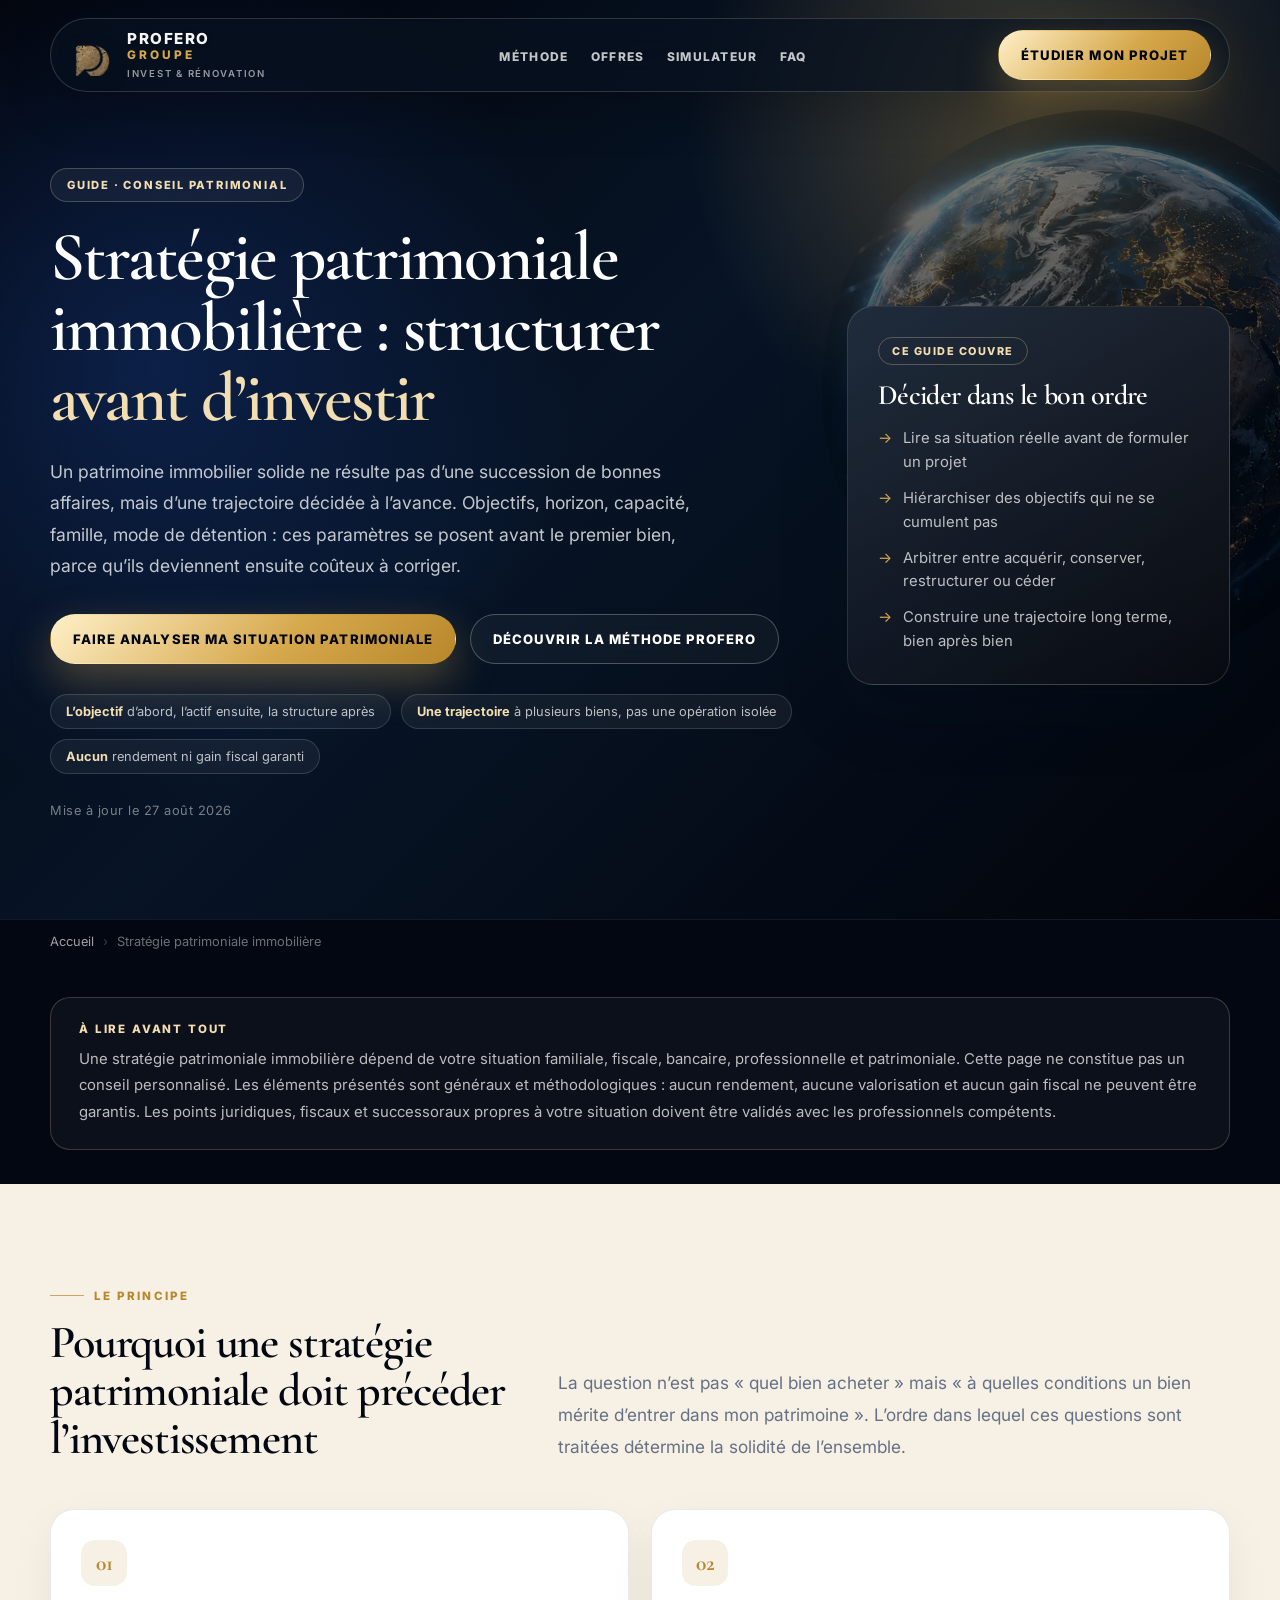
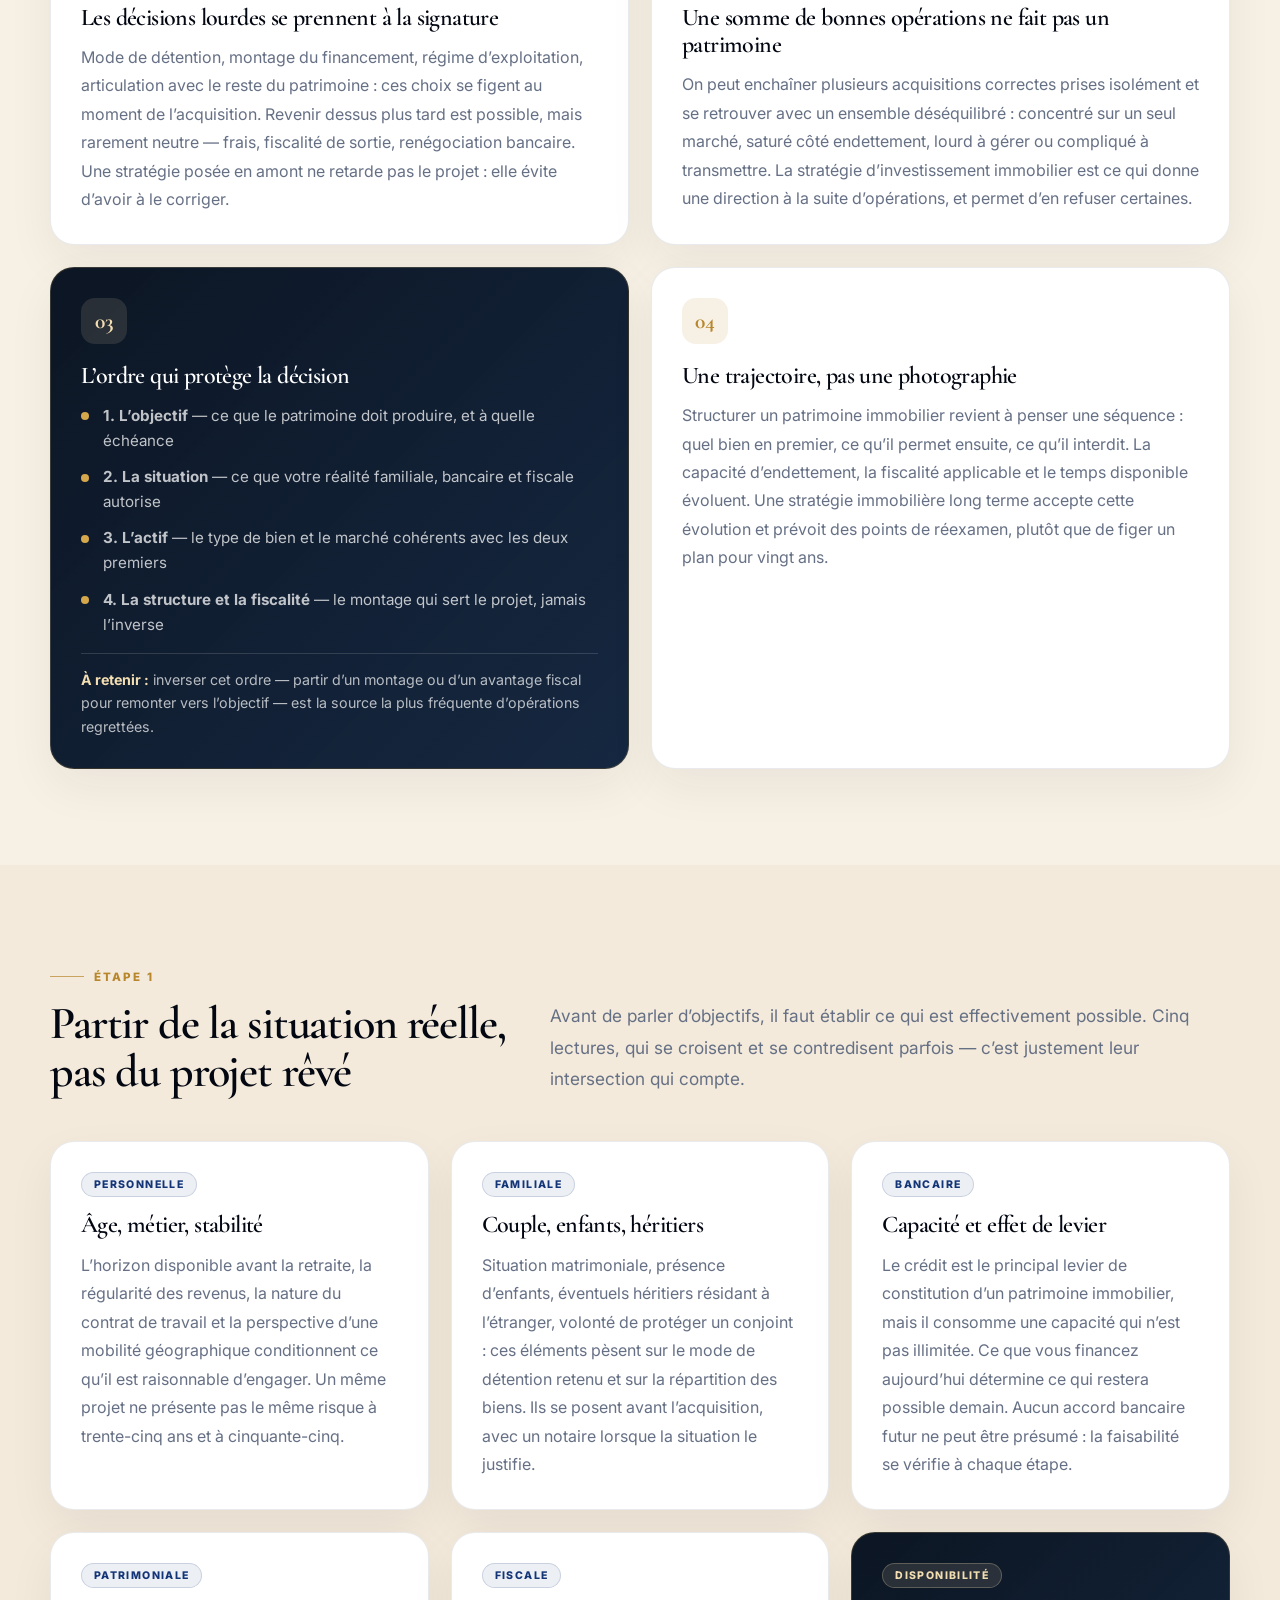
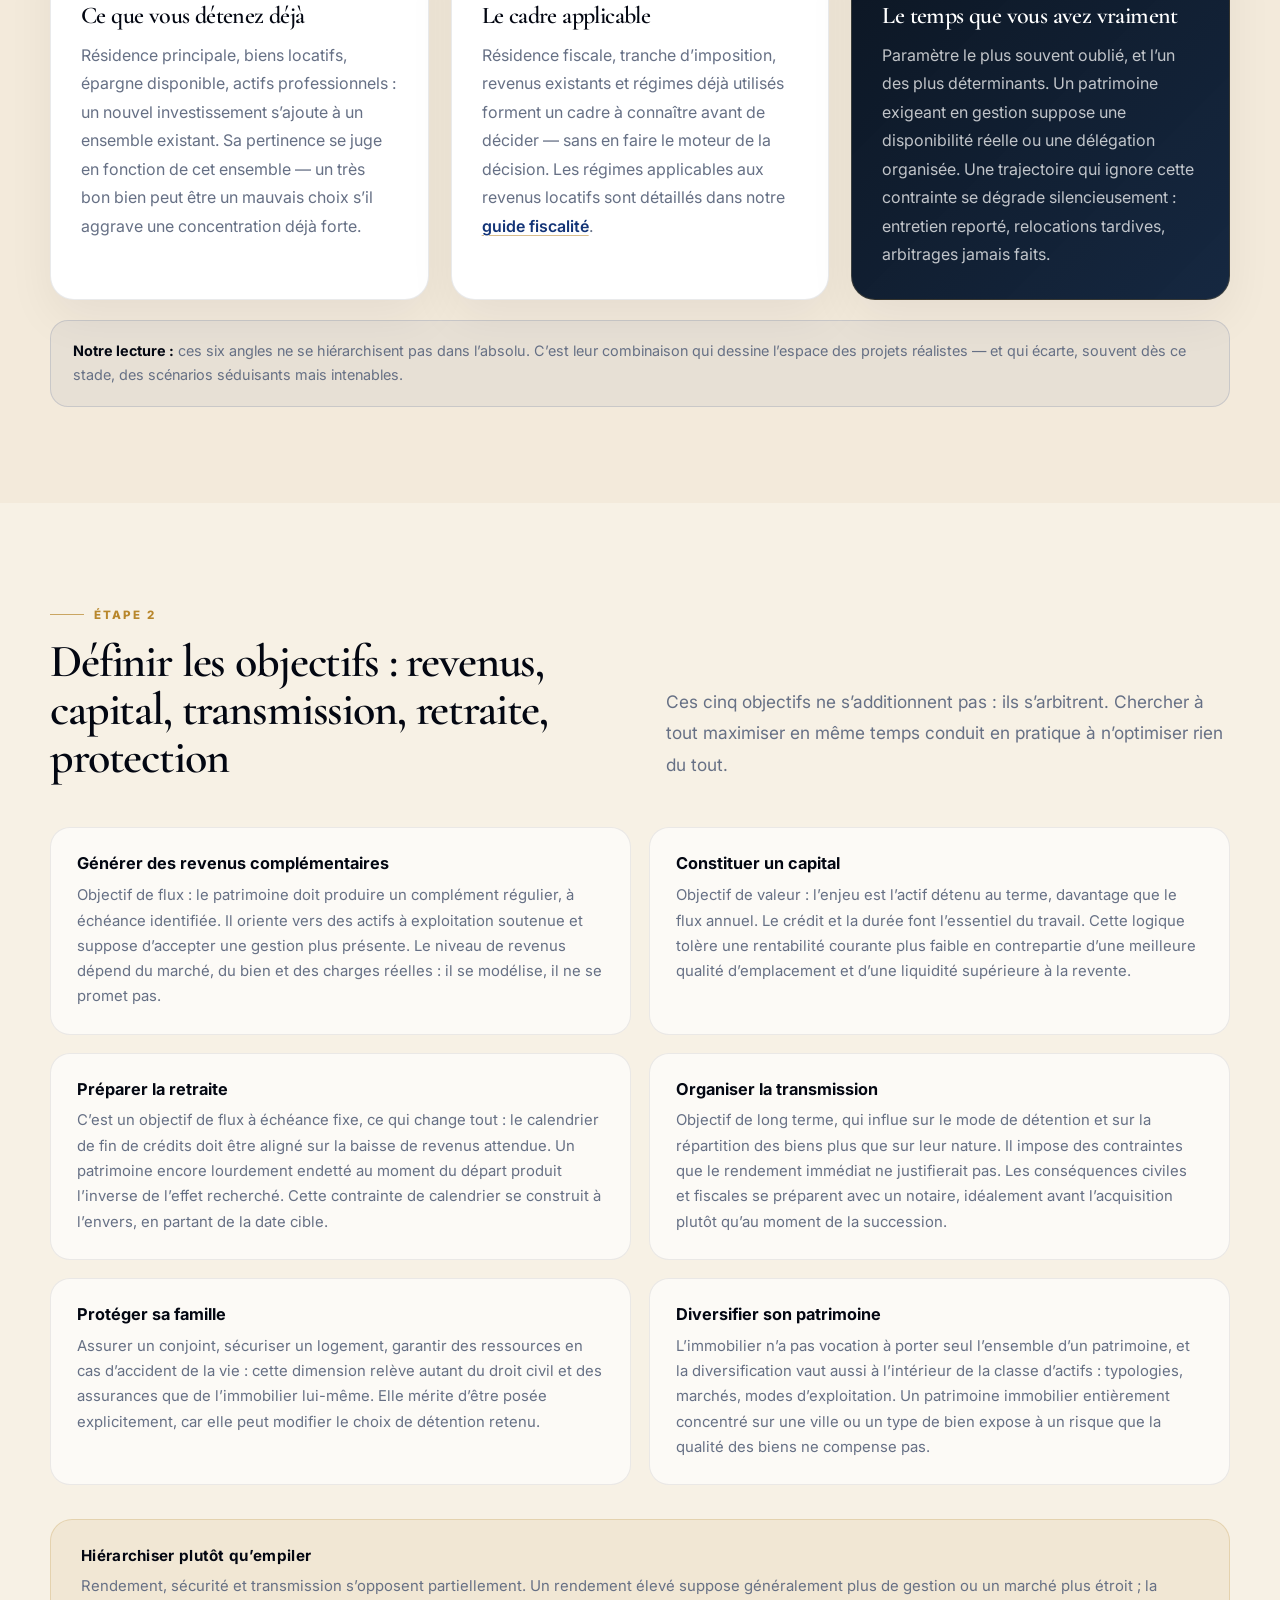
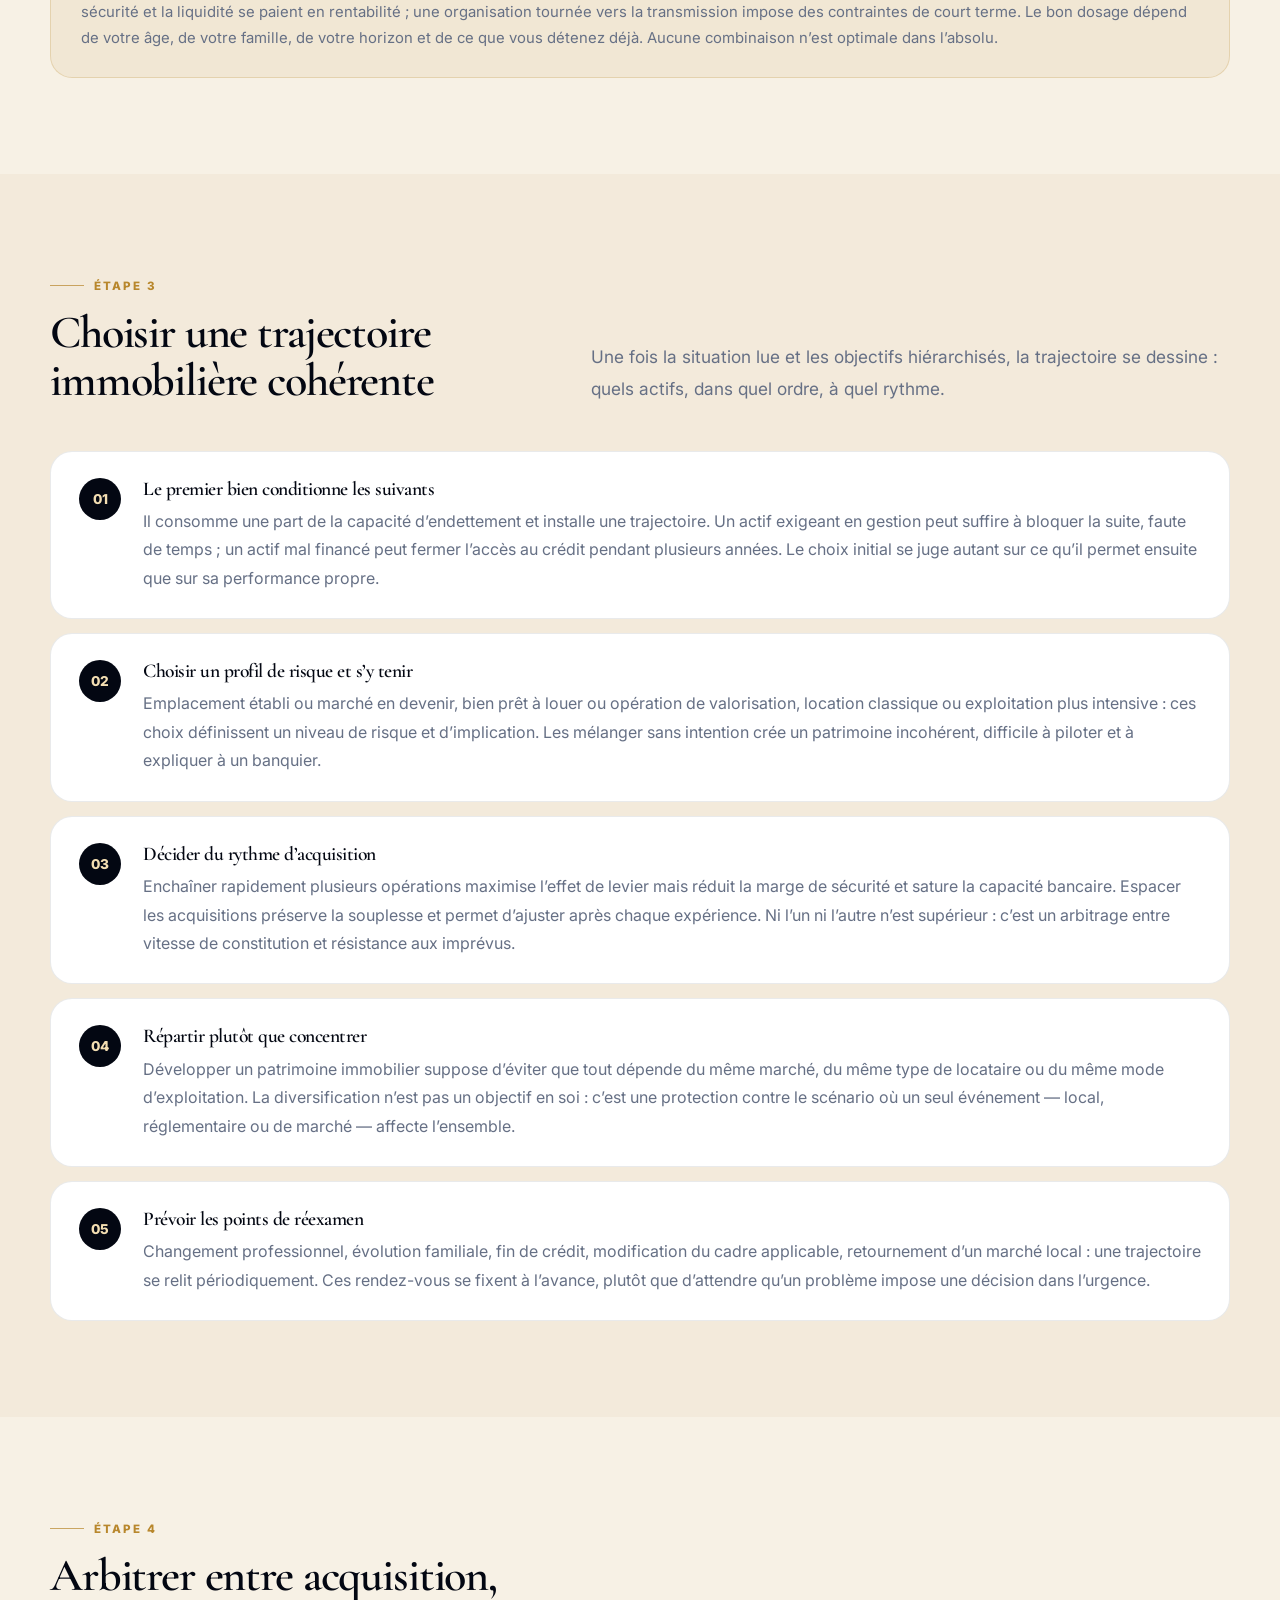
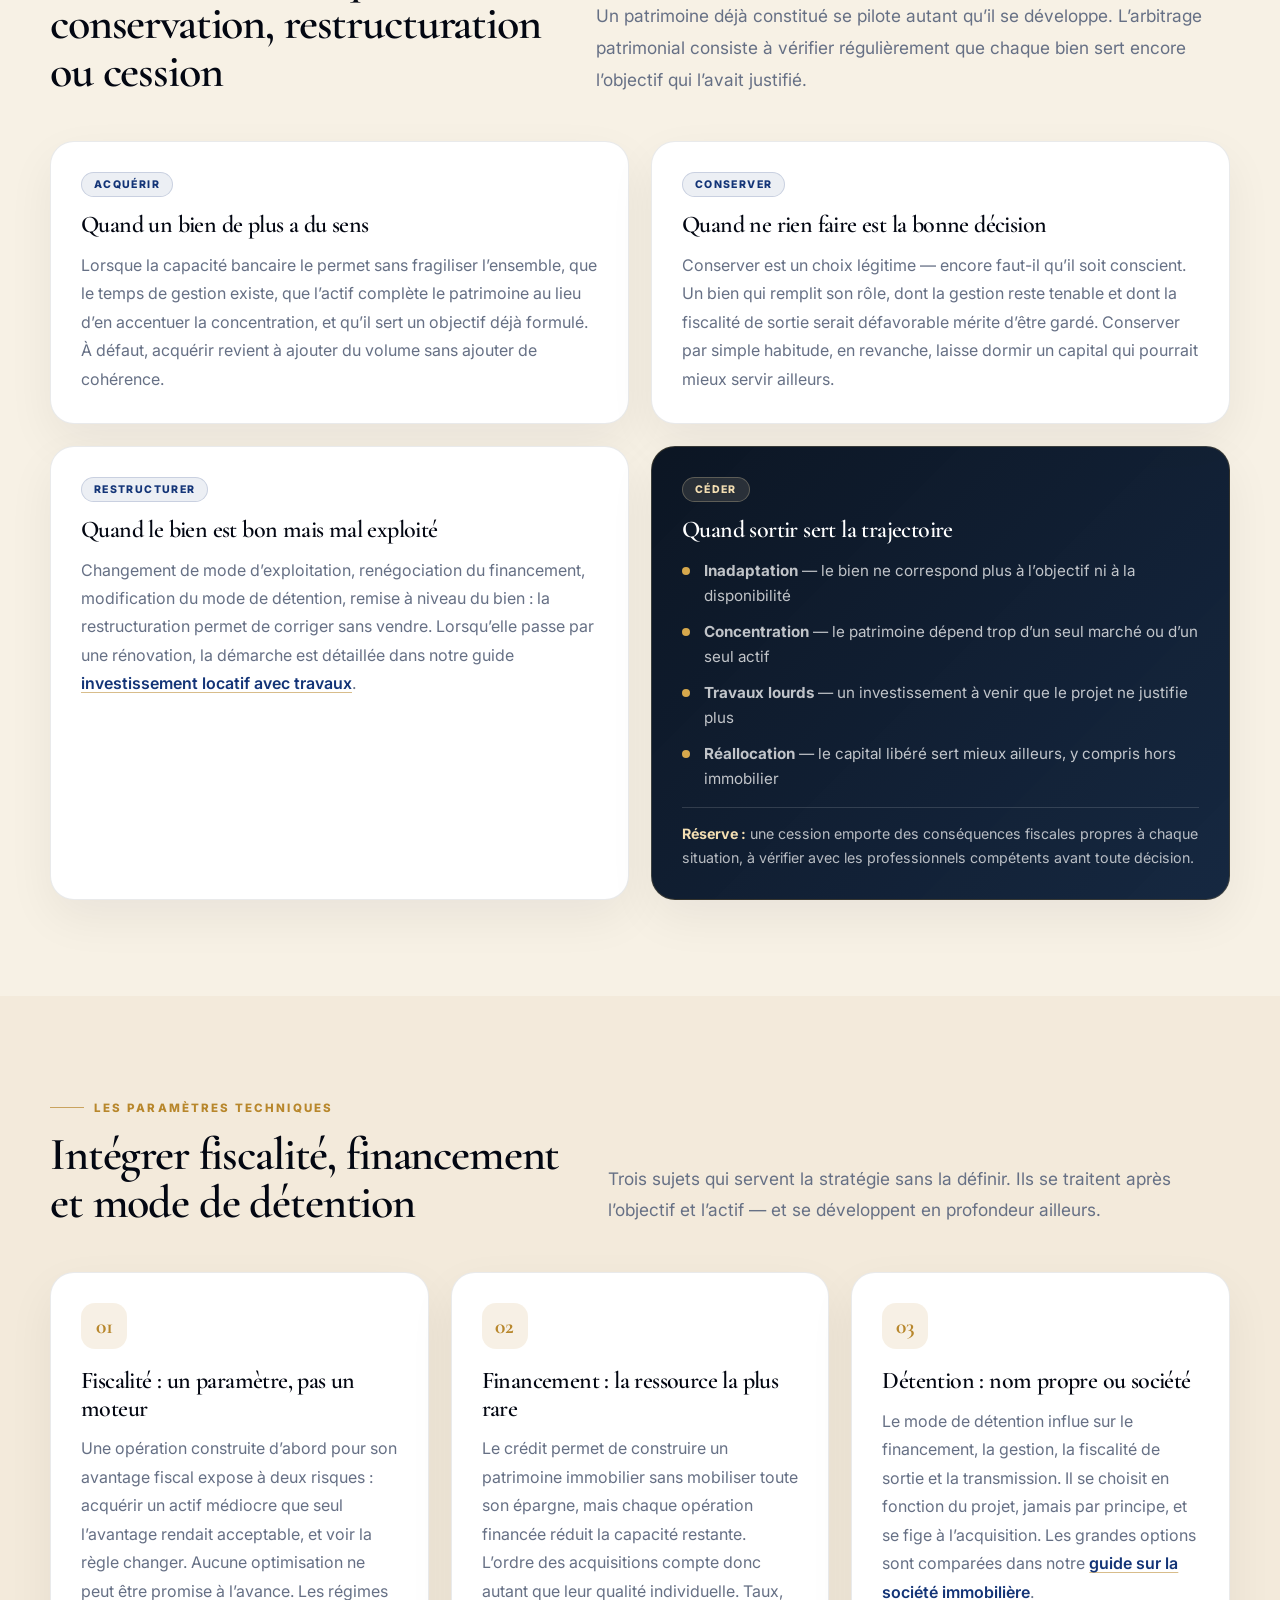
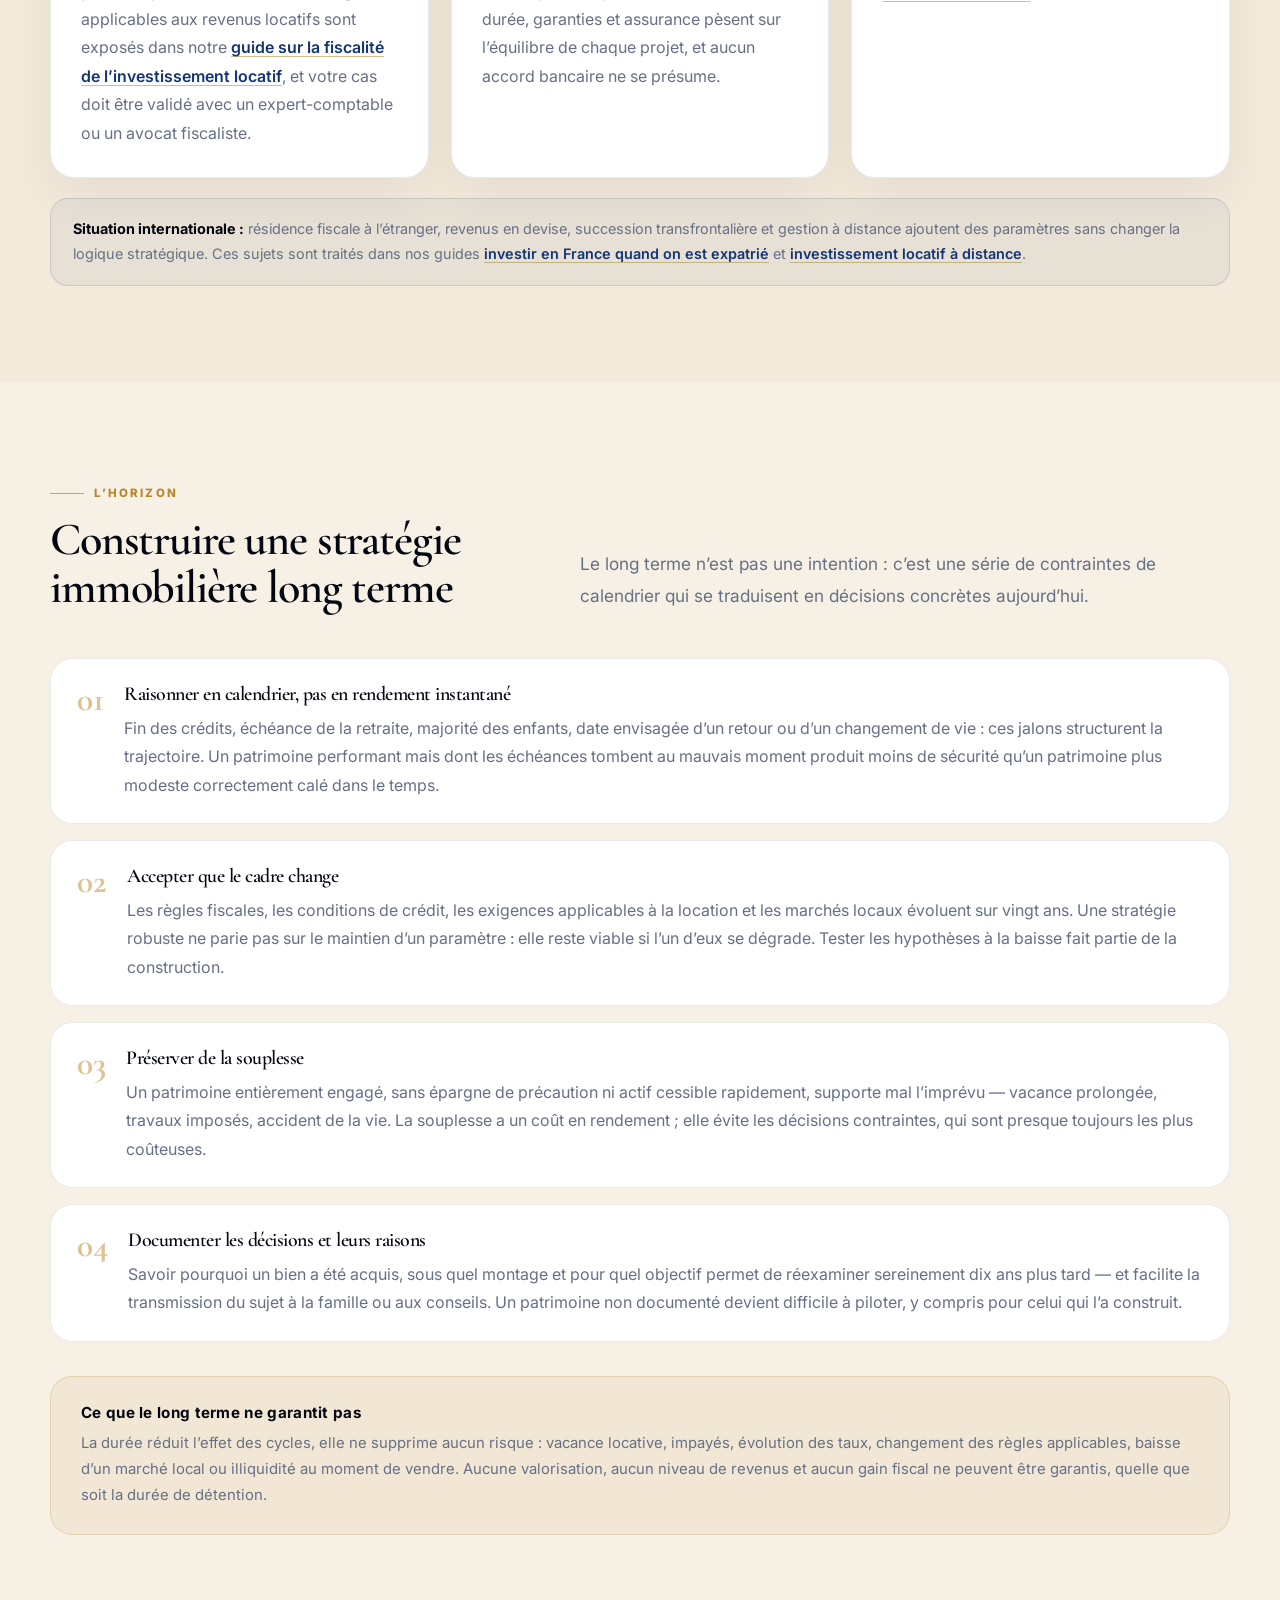
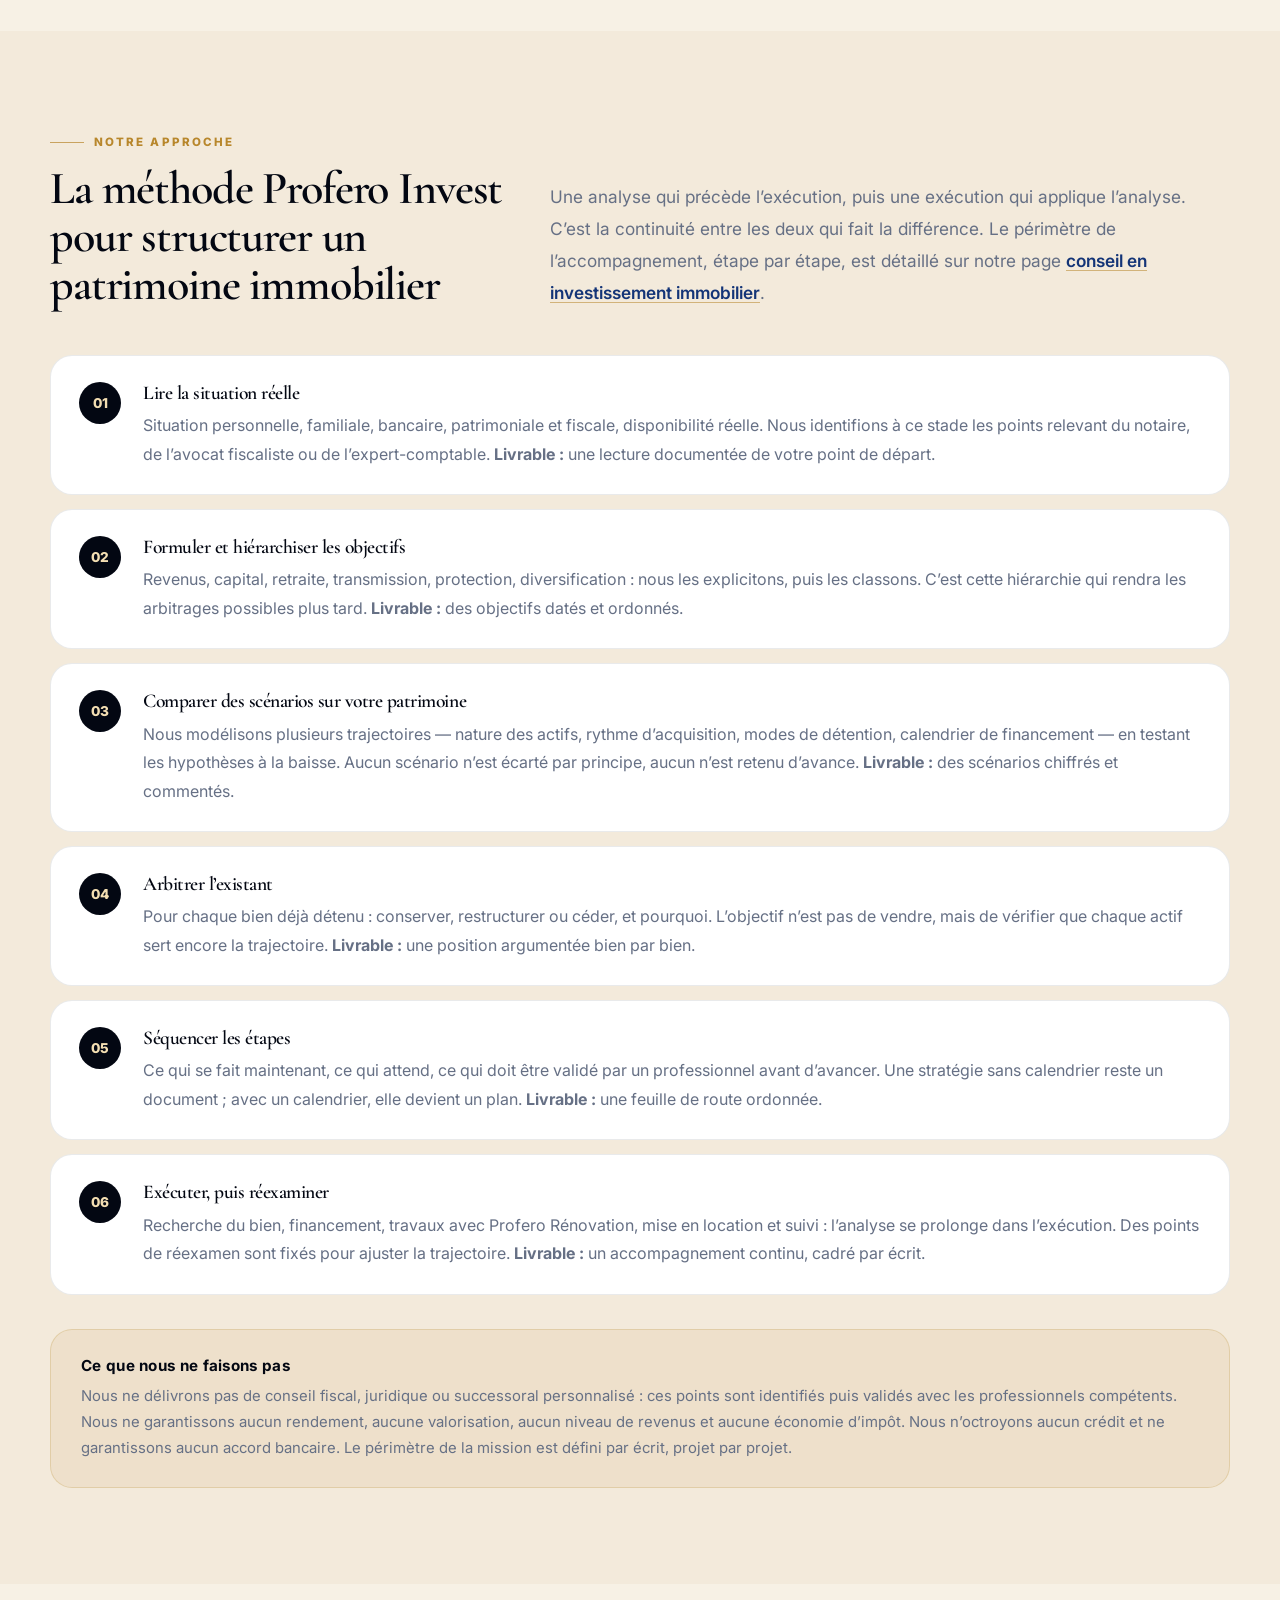
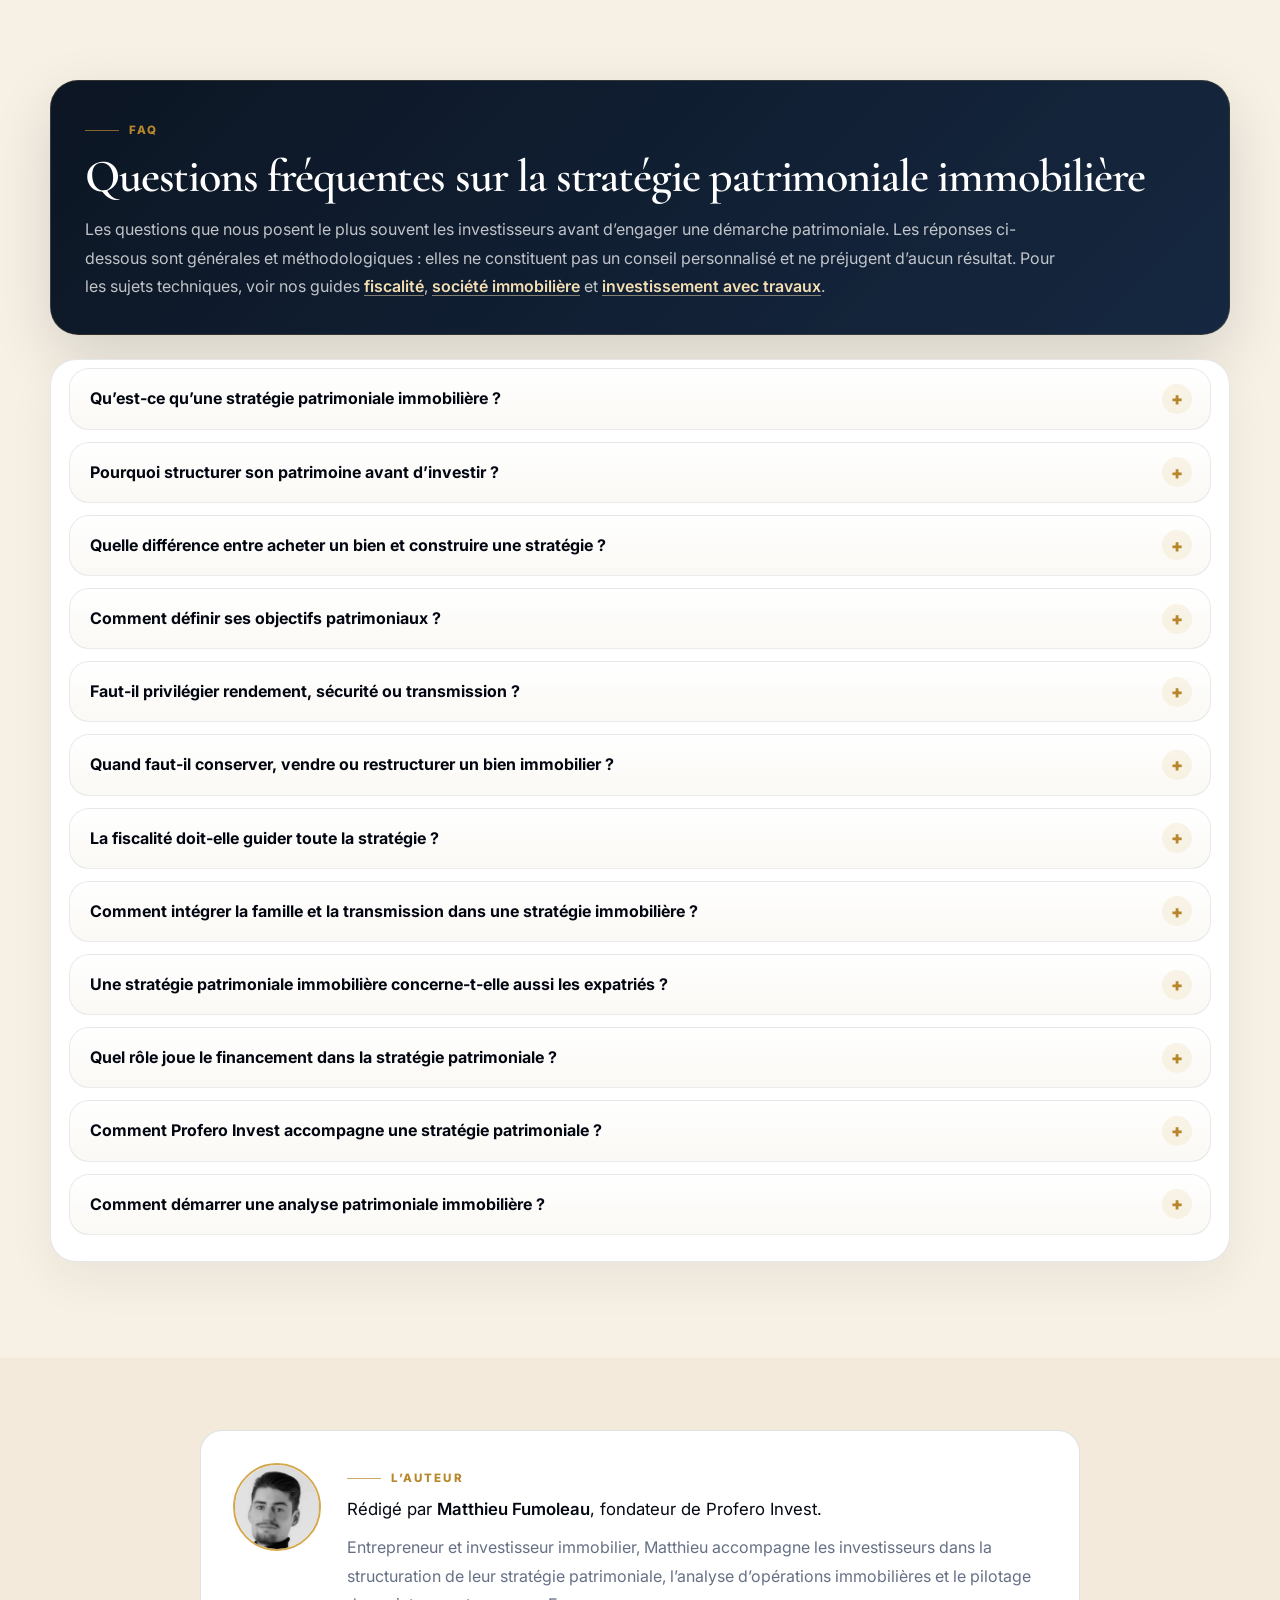
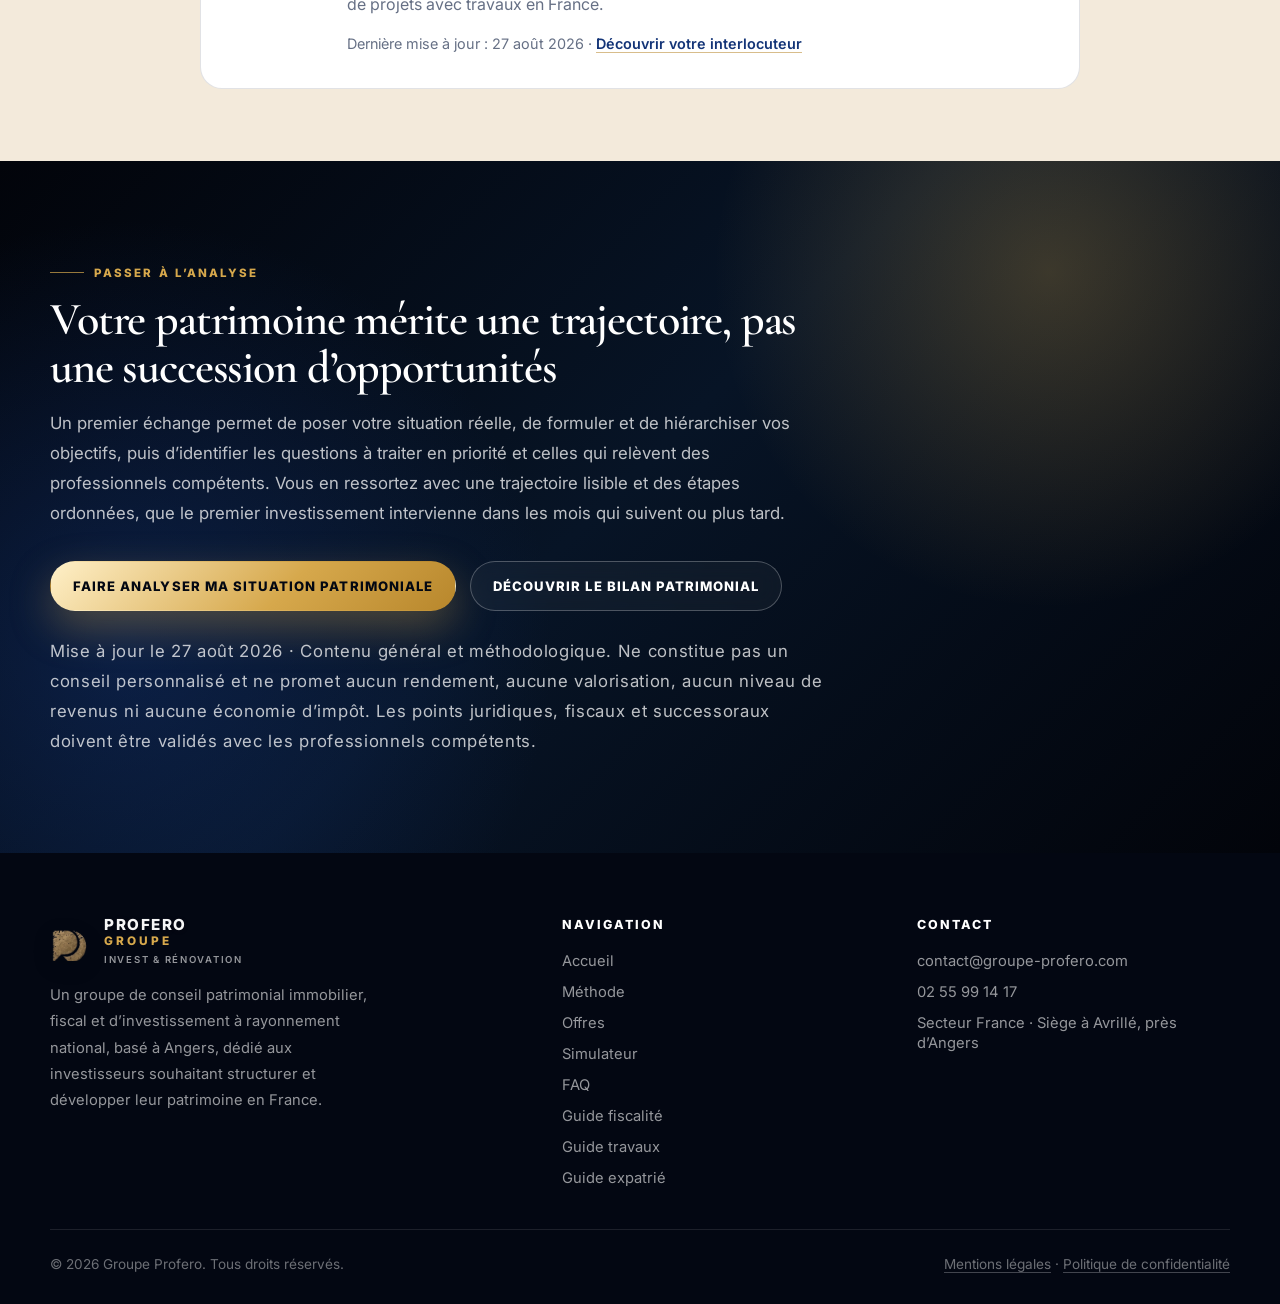
<file: strategie-patrimoniale-immobiliere/index.html>
<!DOCTYPE html>
<html lang="fr"><head>
<meta charset="utf-8"/>
<meta content="width=device-width, initial-scale=1.0" name="viewport"/>
<title>Stratégie patrimoniale immobilière | Profero Invest</title>
<meta name="description" content="Profero Invest vous aide à construire une stratégie patrimoniale immobilière cohérente : objectifs, fiscalité, financement, transmission et vision long terme"/>

<link rel="canonical" href="https://www.groupe-profero.com/strategie-patrimoniale-immobiliere/"/>
<meta content="index, follow, max-image-preview:large, max-snippet:-1" name="robots"/>

<link href="/assets/images/favicon-32.png" rel="icon" sizes="32x32" type="image/png"/>
<link href="/assets/images/apple-touch-icon.png" rel="apple-touch-icon" sizes="180x180"/>
<meta content="#030712" name="theme-color"/>

<!-- Open Graph -->
<meta property="og:title" content="Stratégie patrimoniale immobilière | Profero Invest"/>
<meta property="og:description" content="Profero Invest vous aide à construire une stratégie patrimoniale immobilière cohérente : objectifs, fiscalité, financement, transmission et vision long terme"/>
<meta property="og:url" content="https://www.groupe-profero.com/strategie-patrimoniale-immobiliere/"/>
<meta property="og:type" content="article"/>
<meta property="og:locale" content="fr_FR"/>
<meta property="og:site_name" content="Profero Invest"/>
<meta property="og:image" content="https://www.groupe-profero.com/og-image.jpg"/>
<meta property="og:image:type" content="image/jpeg"/>
<meta property="og:image:width" content="1200"/>
<meta property="og:image:height" content="630"/>
<meta property="og:image:alt" content="Profero Invest — construire une stratégie patrimoniale immobilière long terme"/>

<!-- Twitter Card -->
<meta name="twitter:card" content="summary_large_image"/>
<meta name="twitter:title" content="Stratégie patrimoniale immobilière | Profero Invest"/>
<meta name="twitter:description" content="Profero Invest vous aide à construire une stratégie patrimoniale immobilière cohérente : objectifs, fiscalité, financement, transmission et vision long terme"/>
<meta name="twitter:image" content="https://www.groupe-profero.com/og-image.jpg"/>
<meta name="twitter:image:alt" content="Profero Invest — construire une stratégie patrimoniale immobilière long terme"/>

<link href="https://fonts.googleapis.com" rel="preconnect"/>
<link crossorigin href="https://fonts.gstatic.com" rel="preconnect"/>
<link href="https://fonts.googleapis.com/css2?family=Cormorant+Garamond:wght@400;500;600;700&amp;family=Inter:wght@400;500;600;700;800&amp;display=swap" rel="stylesheet"/>

<style>
    :root {
      --navy-950: #030712;
      --navy-900: #071426;
      --navy-850: #0c1f3a;
      --navy-800: #11294d;
      --blue-700: #133477;
      --blue-600: #1f48a0;
      --blue-100: #e9eef9;
      --gold-600: #b8872c;
      --gold-500: #d6a84c;
      --gold-200: #f3deb2;
      --cream: #f7f1e5;
      --paper: #f3eadb;
      --white: #ffffff;
      --ink: #111827;
      --muted: #667085;
      --line: rgba(15, 23, 42, .12);
      --shadow: 0 24px 70px rgba(7, 17, 31, .16);
      --radius: 22px;
      --max: 1180px;
    }

    * { box-sizing: border-box; margin: 0; padding: 0; }
    html { scroll-behavior: smooth; }
    body {
      font-family: "Inter", sans-serif;
      color: var(--ink);
      background: var(--cream);
      overflow-x: hidden;
    }
    body.menu-open { overflow: hidden; }
    a { color: inherit; text-decoration: none; }
    img { max-width: 100%; display: block; }
    button { font: inherit; }

    .container { width: min(var(--max), calc(100% - 40px)); margin: 0 auto; }

    h1, h2, h3, h4.serif {
      font-family: "Cormorant Garamond", serif;
      font-weight: 600;
      letter-spacing: -.025em;
    }
    h1 {
      font-size: clamp(2.5rem, 5.4vw, 4.6rem);
      line-height: 1.02;
      color: var(--white);
    }
    h2 {
      font-size: clamp(2rem, 3.6vw, 3.35rem);
      line-height: 1.04;
      color: var(--navy-950);
    }
    h3 { font-size: 1.5rem; line-height: 1.14; color: var(--navy-950); }
    p { line-height: 1.78; color: var(--muted); font-size: 1rem; }
    .lead { font-size: 1.08rem; line-height: 1.85; max-width: 680px; }

    .eyebrow {
      display: inline-flex;
      align-items: center;
      gap: 10px;
      color: var(--gold-600);
      font-size: .72rem;
      font-weight: 800;
      letter-spacing: .18em;
      text-transform: uppercase;
      margin-bottom: 16px;
    }
    .eyebrow::before { content: ""; width: 34px; height: 1px; background: currentColor; opacity: .7; }

    .section { padding: 96px 0; position: relative; }
    .section.alt { background: var(--paper); }
    .section-head {
      display: flex;
      justify-content: space-between;
      align-items: flex-end;
      gap: 40px;
      margin-bottom: 46px;
    }

    .btn {
      display: inline-flex;
      align-items: center;
      justify-content: center;
      gap: 10px;
      border: 1px solid transparent;
      min-height: 50px;
      padding: 14px 22px;
      border-radius: 999px;
      font-size: .82rem;
      font-weight: 800;
      letter-spacing: .08em;
      text-transform: uppercase;
      cursor: pointer;
      transition: transform .22s ease, background .22s ease, color .22s ease, border-color .22s ease, box-shadow .22s ease;
      white-space: nowrap;
    }
    .btn:hover { transform: translateY(-2px); }
    .btn-primary {
      color: var(--navy-950);
      background: linear-gradient(135deg, #fff0c8, #d6a84c 58%, #b8872c);
      box-shadow: 0 16px 42px rgba(214,168,76,.34);
    }
    .btn-primary:hover { box-shadow: 0 20px 50px rgba(201, 146, 45, .35); }
    .btn-outline-light {
      color: var(--white);
      border-color: rgba(255, 255, 255, .26);
      background: rgba(255, 255, 255, .04);
      backdrop-filter: blur(12px);
    }
    .btn-outline-light:hover { border-color: var(--gold-500); color: var(--gold-200); }
    .btn-outline-dark {
      color: var(--navy-950);
      border-color: rgba(7, 17, 31, .2);
      background: rgba(255, 255, 255, .4);
    }
    .btn-outline-dark:hover { border-color: var(--navy-950); background: var(--white); }

    /* NAV */
    .nav { position: fixed; top: 18px; left: 0; right: 0; z-index: 100; pointer-events: none; }
    .nav-inner {
      width: min(var(--max), calc(100% - 32px));
      height: 74px;
      margin: 0 auto;
      display: flex;
      align-items: center;
      justify-content: space-between;
      gap: 24px;
      padding: 0 18px 0 22px;
      border: 1px solid rgba(255, 255, 255, .16);
      border-radius: 999px;
      background: rgba(7, 17, 31, .72);
      backdrop-filter: blur(20px);
      box-shadow: 0 18px 50px rgba(0,0,0,.2);
      pointer-events: auto;
    }
    .brand { display: flex; align-items: center; gap: 12px; color: var(--white); min-width: 235px; }
    .logo-img {
      width: 42px;
      height: 42px;
      object-fit: contain;
      display: block;
      background: transparent;
      filter: drop-shadow(0 6px 10px rgba(0,0,0,.22));
      flex-shrink: 0;
    }
    .brand-text {
      color: var(--white);
      text-shadow: 0 1px 20px rgba(214,168,76,.06);
      letter-spacing: .10em;
      display: flex;
      flex-direction: column;
      gap: 2px;
      line-height: 1;
      font-weight: 800;
      text-transform: uppercase;
    }
    .brand-text strong { display: block; color: rgba(255,255,255,.96); font-size: .95rem; font-weight: 800; letter-spacing: .10em; }
    .brand-text em { display: block; font-style: normal; color: var(--gold-500); font-size: .74rem; font-weight: 800; letter-spacing: .26em; margin-top: 2px; }
    .brand-text span { display: block; color: rgba(255,255,255,.58); font-weight: 600; font-size: .60rem; letter-spacing: .18em; margin-top: 5px; }
    .footer .brand-text strong { color: rgba(255,255,255,.96); }
    .footer .brand-text em { color: var(--gold-500); }

    .nav-links { display: flex; align-items: center; gap: 22px; list-style: none; }
    .nav-links a {
      color: rgba(255,255,255,.76);
      font-size: .75rem;
      font-weight: 800;
      letter-spacing: .11em;
      text-transform: uppercase;
      transition: color .2s ease;
    }
    .nav-links a:hover { color: var(--gold-200); }
    .nav-action { display: flex; align-items: center; gap: 10px; }
    .mobile-toggle {
      display: none;
      width: 46px;
      height: 46px;
      border: 1px solid rgba(255,255,255,.22);
      border-radius: 50%;
      background: transparent;
      color: var(--white);
      cursor: pointer;
    }
    .mobile-toggle span { display: block; width: 18px; height: 2px; margin: 4px auto; background: currentColor; }

    /* HERO */
    .hero {
      position: relative;
      padding: 168px 0 96px;
      background:
        radial-gradient(circle at 80% 14%, rgba(214,168,76,.30), transparent 26%),
        radial-gradient(circle at 12% 40%, rgba(19,52,119,.50), transparent 34%),
        linear-gradient(135deg, #02040A 0%, #071426 46%, #02040A 100%);
      overflow: hidden;
    }
    .hero-globe {
      position: absolute;
      right: -8%;
      top: 12%;
      width: min(46vw, 560px);
      aspect-ratio: 1;
      border-radius: 50%;
      background-image: url("/assets/images/globe-terre-nuit.webp");
      background-size: cover;
      background-position: center;
      opacity: .30;
      filter: saturate(.9) contrast(1.05);
      pointer-events: none;
    }
    .hero-grid { position: relative; z-index: 2; display: grid; grid-template-columns: 1.32fr .68fr; gap: 54px; align-items: center; }
    .hero-kicker {
      display: inline-flex;
      align-items: center;
      gap: 10px;
      margin-bottom: 20px;
      padding: 9px 16px;
      border-radius: 999px;
      border: 1px solid rgba(243,222,178,.24);
      background: rgba(255,255,255,.05);
      color: var(--gold-200);
      font-size: .7rem;
      font-weight: 800;
      letter-spacing: .16em;
      text-transform: uppercase;
    }
    .hero h1 strong { color: var(--gold-200); font-weight: 600; }
    .hero-sub { color: rgba(255,255,255,.76); font-size: 1.1rem; line-height: 1.8; max-width: 640px; margin-top: 22px; }
    .hero-actions { display: flex; flex-wrap: wrap; gap: 14px; margin-top: 32px; }
    .hero-proof { display: flex; flex-wrap: wrap; gap: 10px; margin-top: 30px; }
    .proof-pill {
      padding: 9px 15px;
      border-radius: 999px;
      border: 1px solid rgba(255,255,255,.14);
      background: rgba(255,255,255,.05);
      color: rgba(255,255,255,.72);
      font-size: .8rem;
    }
    .proof-pill b { color: var(--gold-200); font-weight: 700; }
    .hero-card {
      border-radius: 26px;
      padding: 30px;
      background:
        linear-gradient(160deg, rgba(255,255,255,.10), rgba(255,255,255,.025)),
        linear-gradient(135deg, #071426, #02040A);
      border: 1px solid rgba(243,222,178,.16);
      box-shadow: var(--shadow);
    }
    .hero-card .tag {
      display: inline-block;
      margin-bottom: 14px;
      padding: 6px 13px;
      border-radius: 999px;
      border: 1px solid rgba(243,222,178,.28);
      color: var(--gold-200);
      font-size: .68rem;
      font-weight: 800;
      letter-spacing: .14em;
      text-transform: uppercase;
    }
    .hero-card-title {
      font-family: "Cormorant Garamond", serif;
      font-weight: 600;
      letter-spacing: -.025em;
      color: var(--white);
      font-size: 1.75rem;
      line-height: 1.15;
      margin-bottom: 16px;
    }
    .hero-card ul { list-style: none; display: grid; gap: 12px; }
    .hero-card li {
      display: flex;
      gap: 11px;
      color: rgba(255,255,255,.72);
      font-size: .93rem;
      line-height: 1.6;
    }
    .hero-card li::before { content: "→"; color: var(--gold-500); flex-shrink: 0; }

    .updated {
      margin-top: 26px;
      color: rgba(255,255,255,.46);
      font-size: .8rem;
      letter-spacing: .04em;
    }

    /* BREADCRUMB */
    .crumb { background: var(--navy-950); padding: 14px 0; border-top: 1px solid rgba(255,255,255,.07); }
    .crumb ol { list-style: none; display: flex; flex-wrap: wrap; gap: 9px; color: rgba(255,255,255,.42); font-size: .8rem; }
    .crumb a { color: rgba(255,255,255,.62); transition: color .2s ease; }
    .crumb a:hover { color: var(--gold-200); }
    .crumb li + li::before { content: "›"; margin-right: 9px; opacity: .5; }

    /* CARTES */
    .grid-2 { display: grid; grid-template-columns: repeat(2, minmax(0, 1fr)); gap: 22px; }
    .grid-3 { display: grid; grid-template-columns: repeat(3, minmax(0, 1fr)); gap: 22px; }
    .card {
      border-radius: 24px;
      padding: 30px;
      background: var(--white);
      border: 1px solid rgba(15,23,42,.09);
      box-shadow: 0 18px 48px rgba(15,23,42,.06);
    }
    .card h3 { margin-bottom: 12px; }
    .card ul { list-style: none; display: grid; gap: 11px; margin-top: 14px; }
    .card li { position: relative; padding-left: 22px; color: var(--muted); font-size: .95rem; line-height: 1.65; }
    .card li::before { content: ""; position: absolute; left: 0; top: .62em; width: 8px; height: 8px; border-radius: 50%; background: var(--gold-500); }
    .card-num {
      display: grid;
      place-items: center;
      width: 46px;
      height: 46px;
      margin-bottom: 18px;
      border-radius: 14px;
      background: rgba(184,135,44,.12);
      color: var(--gold-600);
      font-family: "Cormorant Garamond", serif;
      font-size: 1.35rem;
      font-weight: 700;
    }
    .card.dark {
      background: linear-gradient(135deg, rgba(7,17,31,.98), rgba(12,31,58,.96));
      border-color: rgba(214,168,76,.20);
      color: var(--white);
    }
    .card.dark h3 { color: var(--white); }
    .card.dark p, .card.dark li { color: rgba(255,255,255,.74); }
    .card.dark .card-num { background: rgba(243,222,178,.12); color: var(--gold-200); }

    /* ERREURS */
    .mistake { display: grid; grid-template-columns: auto 1fr; gap: 20px; align-items: start; padding: 24px 26px; border-radius: 22px; background: var(--white); border: 1px solid rgba(15,23,42,.09); }
    .mistake-num {
      font-family: "Cormorant Garamond", serif;
      font-size: 2.1rem;
      font-weight: 700;
      line-height: 1;
      color: rgba(184,135,44,.5);
    }
    .mistake h3 { font-size: 1.24rem; margin-bottom: 8px; }
    .mistakes { display: grid; gap: 16px; }

    /* QUESTIONS */
    .qlist { display: grid; grid-template-columns: repeat(2, minmax(0,1fr)); gap: 18px; }
    .qitem {
      padding: 24px 26px;
      border-radius: 20px;
      background: rgba(255,255,255,.65);
      border: 1px solid rgba(15,23,42,.08);
    }
    .qitem strong { display: block; color: var(--navy-950); font-size: 1.02rem; margin-bottom: 8px; line-height: 1.4; }
    .qitem span { color: var(--muted); font-size: .93rem; line-height: 1.7; }

    /* MÉTHODE */
    .steps { display: grid; gap: 14px; counter-reset: step; }
    .step {
      display: grid;
      grid-template-columns: auto 1fr;
      gap: 22px;
      align-items: start;
      padding: 26px 28px;
      border-radius: 22px;
      background: var(--white);
      border: 1px solid rgba(15,23,42,.09);
    }
    .step-index {
      display: grid;
      place-items: center;
      width: 42px;
      height: 42px;
      border-radius: 50%;
      background: var(--navy-950);
      color: var(--gold-200);
      font-size: .85rem;
      font-weight: 800;
      flex-shrink: 0;
    }
    .step h3 { font-size: 1.22rem; margin-bottom: 7px; }

    /* CAUTION */
    .caution {
      margin-top: 34px;
      padding: 26px 30px;
      border-radius: 22px;
      background: rgba(184,135,44,.09);
      border: 1px solid rgba(184,135,44,.22);
      display: grid;
      gap: 8px;
    }
    .caution strong { color: var(--navy-950); font-size: .95rem; letter-spacing: .02em; }
    .caution span { color: var(--muted); font-size: .93rem; line-height: 1.75; }

    /* FAQ */
    .faq-shell { display: grid; gap: 24px; }
    .faq-intro-card {
      border-radius: 28px;
      padding: 34px;
      background: linear-gradient(135deg, rgba(7,17,31,.98), rgba(12,31,58,.96));
      color: var(--white);
      border: 1px solid rgba(214,168,76,.18);
      box-shadow: 0 22px 60px rgba(7,17,31,.14);
    }
    .faq-intro-card h2 { color: var(--white); margin-bottom: 14px; }
    .faq-intro-card p { color: rgba(255,255,255,.74); max-width: 980px; }
    .faq-category {
      border-radius: 26px;
      background: var(--white);
      border: 1px solid rgba(15,23,42,.10);
      box-shadow: 0 18px 48px rgba(15,23,42,.06);
      overflow: hidden;
      padding: 8px 0;
    }
    .faq-category details {
      margin: 0 18px 12px;
      border-radius: 20px;
      overflow: hidden;
      border: 1px solid rgba(15,23,42,.08);
      background: linear-gradient(180deg, rgba(255,255,255,1), rgba(250,248,243,.9));
    }
    .faq-category details:last-child { margin-bottom: 18px; }
    .faq-category summary {
      list-style: none;
      cursor: pointer;
      padding: 18px 56px 18px 20px;
      font-weight: 700;
      color: var(--navy-950);
      position: relative;
      line-height: 1.45;
    }
    .faq-category summary::-webkit-details-marker { display: none; }
    .faq-category summary::after {
      content: "+";
      position: absolute;
      right: 18px;
      top: 50%;
      transform: translateY(-50%);
      width: 30px;
      height: 30px;
      border-radius: 50%;
      display: grid;
      place-items: center;
      background: rgba(214,168,76,.12);
      color: var(--gold-600);
      font-size: 1.1rem;
      font-weight: 900;
    }
    .faq-category details[open] summary::after { content: "–"; }
    .faq-answer { padding: 0 20px 18px; color: var(--muted); line-height: 1.75; font-size: .96rem; }

    /* CTA FINAL */
    .cta-final {
      padding: 96px 0;
      background:
        radial-gradient(circle at 82% 16%, rgba(214,168,76,.26), transparent 28%),
        radial-gradient(circle at 10% 70%, rgba(19,52,119,.45), transparent 34%),
        linear-gradient(135deg, #02040A 0%, #071426 48%, #02040A 100%);
    }
    .cta-inner { max-width: 780px; }
    .cta-final h2 { color: var(--white); margin-bottom: 18px; }
    .cta-final p { color: rgba(255,255,255,.74); font-size: 1.05rem; }
    .cta-actions { display: flex; flex-wrap: wrap; gap: 14px; margin-top: 32px; }

    /* FOOTER */
    .footer { background: var(--navy-950); color: rgba(255,255,255,.66); padding: 64px 0 32px; }
    .footer-grid { display: grid; grid-template-columns: 1.5fr 1fr 1fr; gap: 42px; margin-bottom: 42px; }
    .footer h4 { color: var(--white); font-size: .78rem; letter-spacing: .16em; text-transform: uppercase; margin-bottom: 18px; font-weight: 800; }
    .footer p { color: rgba(255,255,255,.58); max-width: 340px; font-size: .92rem; }
    .footer .brand { margin-bottom: 18px; }
    .footer ul { list-style: none; display: grid; gap: 11px; }
    .footer a { color: rgba(255,255,255,.58); font-size: .92rem; transition: color .2s ease; }
    .footer a:hover { color: var(--gold-200); }
    .footer-bottom {
      border-top: 1px solid rgba(255,255,255,.1);
      padding-top: 26px;
      display: flex;
      justify-content: space-between;
      gap: 24px;
      color: rgba(255,255,255,.42);
      font-size: .85rem;
    }
    .footer-bottom a { color: inherit; font-size: inherit; text-decoration: underline; text-underline-offset: 3px; text-decoration-color: rgba(255,255,255,.25); }
    .footer-bottom a:hover { color: var(--gold-200); text-decoration-color: rgba(243,222,178,.5); }

    /* REVEAL */
    .reveal { opacity: 0; transform: translateY(22px); transition: opacity .75s ease, transform .75s ease; }
    .reveal.visible { opacity: 1; transform: translateY(0); }
    @media (prefers-reduced-motion: reduce) {
      html { scroll-behavior: auto; }
      .reveal { opacity: 1; transform: none; transition: none; }
    }

    @media (max-width: 1120px) {
      .nav-links { display: none; }
      .mobile-toggle { display: block; }
      .nav-action .btn { display: none; }
      .mobile-menu {
        position: fixed;
        top: 104px;
        left: 16px;
        right: 16px;
        z-index: 99;
        display: none;
        padding: 22px;
        border-radius: 28px;
        background: rgba(7,17,31,.94);
        backdrop-filter: blur(20px);
        border: 1px solid rgba(255,255,255,.14);
        box-shadow: var(--shadow);
      }
      .mobile-menu.open { display: block; }
      .mobile-menu a {
        display: block;
        padding: 16px;
        border-bottom: 1px solid rgba(255,255,255,.08);
        color: rgba(255,255,255,.84);
        font-weight: 800;
        letter-spacing: .1em;
        text-transform: uppercase;
        font-size: .8rem;
      }
      .mobile-menu a:last-child { border-bottom: none; }
      .hero-grid { grid-template-columns: 1fr; }
      .section-head { flex-direction: column; align-items: flex-start; }
      .footer-grid { grid-template-columns: 1fr 1fr; }
    }
    @media (min-width: 1121px) { .mobile-menu { display: none !important; } }

    @media (max-width: 860px) {
      .grid-2, .grid-3, .qlist { grid-template-columns: 1fr; }
    }

    @media (max-width: 720px) {
      .container { width: min(100% - 28px, var(--max)); }
      .nav { top: 10px; }
      .nav-inner { width: calc(100% - 20px); height: 66px; padding-left: 14px; }
      .brand { min-width: 0; }
      .logo-img { width: 36px; height: 36px; }
      .brand-text strong { font-size: .78rem; }
      .brand-text em { font-size: .62rem; letter-spacing: .20em; }
      .brand-text span { font-size: .54rem; }
      .hero { padding: 128px 0 70px; }
      .hero-globe { width: 78vw; right: -26vw; top: 58%; opacity: .16; }
      .hero-actions .btn, .cta-actions .btn { width: 100%; }
      .section, .cta-final { padding: 68px 0; }
      .card, .step, .mistake, .faq-intro-card { padding: 26px; }
      .mistake, .step { grid-template-columns: 1fr; gap: 12px; }
      .footer-grid { grid-template-columns: 1fr; }
      .footer-bottom { flex-direction: column; }
    }

    /* ADDITIONS PAGE STRATÉGIE PATRIMONIALE IMMOBILIÈRE */
    .ilink {
      color: var(--blue-700);
      font-weight: 600;
      text-decoration: underline;
      text-underline-offset: 3px;
      text-decoration-thickness: 1px;
      text-decoration-color: rgba(184,135,44,.55);
      transition: color .2s ease, text-decoration-color .2s ease;
    }
    .ilink:hover { color: var(--gold-600); text-decoration-color: var(--gold-500); }
    .card.dark .ilink, .faq-intro-card .ilink, .cta-final .ilink {
      color: var(--gold-200);
      text-decoration-color: rgba(243,222,178,.5);
    }
    .card.dark .ilink:hover, .faq-intro-card .ilink:hover, .cta-final .ilink:hover { color: var(--white); }

    .regime-head {
      display: flex;
      flex-wrap: wrap;
      align-items: center;
      gap: 12px;
      margin-bottom: 14px;
    }
    .regime-tag {
      padding: 5px 12px;
      border-radius: 999px;
      background: rgba(19,52,119,.08);
      border: 1px solid rgba(19,52,119,.16);
      color: var(--blue-700);
      font-size: .66rem;
      font-weight: 800;
      letter-spacing: .13em;
      text-transform: uppercase;
    }
    .card.dark .regime-tag {
      background: rgba(243,222,178,.12);
      border-color: rgba(243,222,178,.26);
      color: var(--gold-200);
    }
    .regime-line {
      margin-top: 16px;
      padding-top: 14px;
      border-top: 1px solid rgba(15,23,42,.09);
      color: var(--muted);
      font-size: .89rem;
      line-height: 1.65;
    }
    .card.dark .regime-line { border-top-color: rgba(255,255,255,.14); color: rgba(255,255,255,.7); }
    .regime-line b { color: var(--navy-950); font-weight: 700; }
    .card.dark .regime-line b { color: var(--gold-200); }

    .note {
      margin-top: 20px;
      padding: 18px 22px;
      border-radius: 18px;
      background: rgba(19,52,119,.05);
      border: 1px solid rgba(19,52,119,.14);
      color: var(--muted);
      font-size: .9rem;
      line-height: 1.72;
    }
    .note b { color: var(--navy-950); }

    /* la colonne du hero ne doit pas etre etiree par un mot long */
    .hero-grid > * { min-width: 0; }
    .hero h1 { overflow-wrap: break-word; }

    .disclaimer-band { background: var(--navy-950); padding: 34px 0; }
    .disclaimer-inner {
      display: grid;
      gap: 10px;
      padding: 24px 28px;
      border-radius: 20px;
      background: rgba(255,255,255,.04);
      border: 1px solid rgba(243,222,178,.20);
    }
    .disclaimer-inner strong {
      color: var(--gold-200);
      font-size: .72rem;
      font-weight: 800;
      letter-spacing: .16em;
      text-transform: uppercase;
    }
    .disclaimer-inner span { color: rgba(255,255,255,.72); font-size: .93rem; line-height: 1.78; }

    /* libelles de CTA longs : autoriser le retour a la ligne sur tres petits ecrans */
    @media (max-width: 420px) {
      .hero-actions .btn,
      .cta-actions .btn {
        white-space: normal;
        text-align: center;
        line-height: 1.3;
        padding: 14px 16px;
      }
    }

    @media (max-width: 720px) {
      .disclaimer-inner { padding: 20px 18px; }
      .note { padding: 16px 18px; }
      .hero h1 { font-size: clamp(1.95rem, 8.4vw, 3.1rem); }
      .hero-card-title { font-size: 1.5rem; }
      .hero-sub, .hero-kicker, .proof-pill { max-width: 100%; }
      .hero-kicker { white-space: normal; line-height: 1.5; }
    }
  
    /* Bloc auteur et sources officielles */
    .author-section { padding: 72px 0; }
    .author-card, .sources-card {
      max-width: 880px; margin: 0 auto; background: var(--white);
      border: 1px solid var(--line); border-radius: var(--radius); padding: 32px;
    }
    .author-card { display: grid; grid-template-columns: 88px 1fr; gap: 26px; align-items: start; }
    .author-photo { width: 88px; height: 88px; border-radius: 50%; object-fit: cover; object-position: center 18%; border: 2px solid var(--gold-500); }
    .author-body .eyebrow { margin-bottom: 10px; }
    .author-name { color: var(--navy-950); font-size: 1.05rem; margin-bottom: 8px; }
    .author-name strong { font-weight: 600; }
    .author-meta { font-size: .9rem; margin-top: 12px; }
    .sources-card { margin-top: 20px; }
    .sources-title { color: var(--navy-950); font-weight: 600; margin-bottom: 6px; }
    .sources-intro { font-size: .95rem; margin-bottom: 14px; }
    .sources-list { list-style: none; display: grid; gap: 10px; }
    .sources-list li { line-height: 1.55; color: var(--muted); font-size: .95rem; padding-left: 18px; position: relative; overflow-wrap: anywhere; }
    .sources-list li::before { content: ""; position: absolute; left: 0; top: .62em; width: 7px; height: 7px; border-radius: 50%; background: var(--gold-500); }
    .sources-list a { color: var(--navy-950); text-decoration: underline; text-decoration-color: var(--gold-500); text-underline-offset: 3px; }
    .sources-list a:hover { color: var(--gold-600); }
    .sources-list span { font-size: .85rem; }
    @media (max-width: 720px) {
      .author-section { padding: 52px 0; }
      .author-card, .sources-card { padding: 24px 20px; }
      .author-card { grid-template-columns: 1fr; gap: 16px; }
      .author-photo { width: 72px; height: 72px; }
    }
  </style>
<link rel="stylesheet" href="/assets/css/motion.css"/>

<noscript><style>.reveal{opacity:1!important;transform:translateY(0)!important}</style></noscript>
<!-- Schema.org : WebPage + BreadcrumbList + FAQPage -->
<script type="application/ld+json">
{
  "@context": "https://schema.org",
  "@graph": [
    {
      "@type": "WebPage",
      "@id": "https://www.groupe-profero.com/strategie-patrimoniale-immobiliere/#webpage",
      "url": "https://www.groupe-profero.com/strategie-patrimoniale-immobiliere/",
      "name": "Stratégie patrimoniale immobilière | Profero Invest",
      "description": "Profero Invest vous aide à construire une stratégie patrimoniale immobilière cohérente : objectifs, fiscalité, financement, transmission et vision long terme",
      "inLanguage": "fr-FR",
      "dateModified": "2026-08-27",
      "isPartOf": {
        "@type": "WebSite",
        "@id": "https://www.groupe-profero.com/#website",
        "url": "https://www.groupe-profero.com/",
        "name": "Profero Invest"
      },
      "about": {
        "@type": "Thing",
        "name": "Stratégie patrimoniale immobilière"
      },
      "publisher": {
        "@id": "https://www.groupe-profero.com/#organization"
      },
      "breadcrumb": {
        "@id": "https://www.groupe-profero.com/strategie-patrimoniale-immobiliere/#breadcrumb"
      },
      "primaryImageOfPage": {
        "@type": "ImageObject",
        "url": "https://www.groupe-profero.com/og-image.jpg"
      },
      "author": {
        "@id": "https://www.groupe-profero.com/#matthieu-fumoleau"
      }
    },
    {
      "@type": "Organization",
      "@id": "https://www.groupe-profero.com/#organization",
      "name": "Profero Invest",
      "alternateName": "Groupe Profero",
      "url": "https://www.groupe-profero.com/",
      "description": "Profero Invest accompagne les investisseurs, expatriés et non-résidents dans leurs projets immobiliers en France : fiscalité, SCI, financement, travaux et stratégie patrimoniale.",
      "logo": {
        "@type": "ImageObject",
        "@id": "https://www.groupe-profero.com/#logo",
        "url": "https://www.groupe-profero.com/assets/images/apple-touch-icon.png",
        "width": 180,
        "height": 180,
        "caption": "Profero Invest"
      },
      "image": {
        "@id": "https://www.groupe-profero.com/#logo"
      },
      "email": "contact@groupe-profero.com",
      "telephone": "+33255991417",
      "address": {
        "@type": "PostalAddress",
        "streetAddress": "12 rue Paul Langevin",
        "postalCode": "49240",
        "addressLocality": "Avrillé",
        "addressRegion": "Pays de la Loire",
        "addressCountry": "FR"
      },
      "foundingDate": "2017",
      "areaServed": {
        "@type": "Country",
        "name": "France"
      },
      "identifier": {
        "@type": "PropertyValue",
        "name": "SIRET",
        "value": "991 437 229 00016"
      },
      "founder": {
        "@id": "https://www.groupe-profero.com/#matthieu-fumoleau"
      },
      "contactPoint": {
        "@type": "ContactPoint",
        "contactType": "customer service",
        "telephone": "+33255991417",
        "email": "contact@groupe-profero.com",
        "areaServed": "FR",
        "availableLanguage": [
          "fr"
        ]
      },
      "sameAs": [
        "https://www.groupe-profero.com/"
      ]
    },
    {
      "@type": "Person",
      "@id": "https://www.groupe-profero.com/#matthieu-fumoleau",
      "name": "Matthieu Fumoleau",
      "jobTitle": "Fondateur de Profero Invest",
      "description": "Fondateur de Profero Invest, entrepreneur et investisseur immobilier",
      "url": "https://www.groupe-profero.com/",
      "worksFor": {
        "@id": "https://www.groupe-profero.com/#organization"
      }
    },
    {
      "@type": "Service",
      "@id": "https://www.groupe-profero.com/strategie-patrimoniale-immobiliere/#service",
      "name": "Accompagnement en stratégie patrimoniale immobilière",
      "serviceType": "Stratégie patrimoniale immobilière",
      "description": "Construction d’une stratégie patrimoniale immobilière : lecture de la situation, hiérarchisation des objectifs, arbitrage entre acquérir, conserver, restructurer ou céder, et trajectoire long terme.",
      "url": "https://www.groupe-profero.com/strategie-patrimoniale-immobiliere/",
      "provider": {
        "@id": "https://www.groupe-profero.com/#organization"
      },
      "areaServed": {
        "@type": "Country",
        "name": "France"
      }
    },
    {
      "@type": "BreadcrumbList",
      "@id": "https://www.groupe-profero.com/strategie-patrimoniale-immobiliere/#breadcrumb",
      "itemListElement": [
        {
          "@type": "ListItem",
          "position": 1,
          "name": "Accueil",
          "item": "https://www.groupe-profero.com/"
        },
        {
          "@type": "ListItem",
          "position": 2,
          "name": "Stratégie patrimoniale immobilière",
          "item": "https://www.groupe-profero.com/strategie-patrimoniale-immobiliere/"
        }
      ]
    },
    {
      "@type": "FAQPage",
      "@id": "https://www.groupe-profero.com/strategie-patrimoniale-immobiliere/#faq",
      "inLanguage": "fr-FR",
      "isPartOf": {
        "@id": "https://www.groupe-profero.com/strategie-patrimoniale-immobiliere/#webpage"
      },
      "mainEntity": [
        {
          "@type": "Question",
          "name": "Qu’est-ce qu’une stratégie patrimoniale immobilière ?",
          "acceptedAnswer": {
            "@type": "Answer",
            "text": "C’est le cadre qui relie vos décisions immobilières entre elles et les rattache à un objectif. Elle précise ce que votre patrimoine doit produire, à quel horizon, avec quel niveau de risque accepté et quelle place pour votre famille. Elle ne dit pas quel bien acheter : elle dit à quelles conditions un bien mérite d’entrer dans votre patrimoine, et quand il doit en sortir. Sans ce cadre, chaque opération se juge isolément, et l’ensemble finit par manquer de cohérence."
          }
        },
        {
          "@type": "Question",
          "name": "Pourquoi structurer son patrimoine avant d’investir ?",
          "acceptedAnswer": {
            "@type": "Answer",
            "text": "Parce que les décisions les plus lourdes se prennent au moment de l’acquisition et deviennent ensuite coûteuses à défaire. Le mode de détention, le montage du financement, le régime d’exploitation et la façon dont le bien s’articulera avec le reste du patrimoine se figent à la signature. Structurer d’abord ne retarde pas le projet : cela évite d’avoir à le corriger plus tard, quand les marges de manœuvre se sont refermées."
          }
        },
        {
          "@type": "Question",
          "name": "Quelle différence entre acheter un bien et construire une stratégie ?",
          "acceptedAnswer": {
            "@type": "Answer",
            "text": "Acheter un bien répond à une question ponctuelle : cette opération est-elle bonne ? Construire une stratégie répond à une question différente : cette opération sert-elle ma trajectoire ? Un investisseur peut enchaîner plusieurs acquisitions correctes prises isolément et se retrouver avec un patrimoine déséquilibré — concentré sur un seul marché, difficile à financer davantage, compliqué à transmettre. La stratégie est ce qui donne une direction à la suite d’opérations."
          }
        },
        {
          "@type": "Question",
          "name": "Comment définir ses objectifs patrimoniaux ?",
          "acceptedAnswer": {
            "@type": "Answer",
            "text": "En partant de ce que vous voulez que votre patrimoine permette, et à quelle échéance. Un besoin de revenus complémentaires à dix ans, une préparation de la retraite, la protection d’un conjoint, la constitution d’un capital pour les enfants ou un projet de transmission organisée n’appellent pas les mêmes actifs ni les mêmes montages. Les objectifs se hiérarchisent : chercher à tout maximiser en même temps conduit en pratique à n’optimiser rien."
          }
        },
        {
          "@type": "Question",
          "name": "Faut-il privilégier rendement, sécurité ou transmission ?",
          "acceptedAnswer": {
            "@type": "Answer",
            "text": "Ces trois axes s’arbitrent, ils ne s’additionnent pas. Un rendement élevé s’accompagne généralement d’une exigence de gestion plus forte ou d’un marché plus étroit ; la sécurité et la liquidité se paient en rentabilité ; une organisation tournée vers la transmission impose des contraintes que le rendement immédiat ne justifie pas. Le bon dosage dépend de votre âge, de votre situation familiale, de votre horizon et de votre patrimoine déjà constitué. Aucune combinaison n’est optimale dans l’absolu."
          }
        },
        {
          "@type": "Question",
          "name": "Quand faut-il conserver, vendre ou restructurer un bien immobilier ?",
          "acceptedAnswer": {
            "@type": "Answer",
            "text": "La question se pose dès qu’un bien ne sert plus l’objectif qui l’avait justifié. Un actif peut rester rentable tout en étant devenu inadapté : trop de gestion, marché locatif qui se retourne, travaux lourds à venir, concentration excessive sur une même zone, ou incohérence avec un projet de transmission. Conserver par habitude est une décision comme une autre, mais elle mérite d’être prise consciemment. L’arbitrage se réexamine périodiquement, pas seulement quand un problème survient."
          }
        },
        {
          "@type": "Question",
          "name": "La fiscalité doit-elle guider toute la stratégie ?",
          "acceptedAnswer": {
            "@type": "Answer",
            "text": "Non. La fiscalité est un paramètre déterminant, jamais le point de départ. Une opération construite d’abord pour son avantage fiscal expose à deux risques : celui d’acquérir un actif médiocre que seul l’avantage rendait acceptable, et celui d’un changement de règles qui fait disparaître la justification du montage. L’ordre qui protège est constant : objectif, puis actif, puis structure, puis fiscalité. Les régimes applicables aux revenus locatifs sont exposés dans notre guide sur la fiscalité de l’investissement locatif, et votre situation doit être validée avec les professionnels compétents."
          }
        },
        {
          "@type": "Question",
          "name": "Comment intégrer la famille et la transmission dans une stratégie immobilière ?",
          "acceptedAnswer": {
            "@type": "Answer",
            "text": "En posant la question avant l’acquisition plutôt qu’au moment de la succession. Situation matrimoniale, présence d’enfants, éventuels héritiers résidant à l’étranger, volonté de protéger un conjoint ou d’organiser une transmission progressive : ces éléments influencent le mode de détention retenu et la façon dont les biens sont répartis. Ce sont des sujets civils et fiscaux qui se préparent avec un notaire ; notre rôle est de les identifier assez tôt pour qu’ils orientent la décision, et non l’inverse."
          }
        },
        {
          "@type": "Question",
          "name": "Une stratégie patrimoniale immobilière concerne-t-elle aussi les expatriés ?",
          "acceptedAnswer": {
            "@type": "Answer",
            "text": "Oui, et la démarche est la même : objectifs, actifs, structure, puis fiscalité. Ce qui change relève de la mise en œuvre — résidence fiscale, capacité bancaire analysée différemment, gestion à distance, succession internationale. Ces contraintes ne modifient pas la logique stratégique, elles ajoutent des paramètres à intégrer. Le cadre complet d’un investissement mené depuis l’étranger est détaillé dans notre guide expatrié."
          }
        },
        {
          "@type": "Question",
          "name": "Quel rôle joue le financement dans la stratégie patrimoniale ?",
          "acceptedAnswer": {
            "@type": "Answer",
            "text": "Un rôle structurant, souvent sous-estimé. Le crédit est le principal levier de constitution d’un patrimoine immobilier, mais il consomme une capacité d’endettement qui n’est pas illimitée. Chaque opération financée aujourd’hui conditionne ce qui restera possible demain : l’ordre dans lequel les acquisitions sont menées compte donc autant que leur qualité individuelle. Une trajectoire à plusieurs biens se planifie avec cette contrainte en tête, sans qu’aucun accord bancaire futur puisse être présumé."
          }
        },
        {
          "@type": "Question",
          "name": "Comment Profero Invest accompagne une stratégie patrimoniale ?",
          "acceptedAnswer": {
            "@type": "Answer",
            "text": "Nous ne nous substituons ni à votre notaire, ni à votre avocat fiscaliste, ni à votre expert-comptable. Notre rôle est d’objectiver la décision : clarifier les objectifs, lire la situation réelle, comparer des scénarios documentés sur votre patrimoine, identifier les points qui relèvent des professionnels compétents et séquencer les étapes. Nous intervenons ensuite sur l’exécution — recherche, financement, travaux, mise en location — de sorte que la stratégie ne reste pas un document sans suite."
          }
        },
        {
          "@type": "Question",
          "name": "Comment démarrer une analyse patrimoniale immobilière ?",
          "acceptedAnswer": {
            "@type": "Answer",
            "text": "Par un échange de cadrage, avant toute recherche de bien. Il permet de préciser votre situation, vos objectifs, votre horizon, votre capacité d’investissement et les contraintes propres à votre profil, puis de dégager les questions à traiter en priorité. Vous en ressortez avec une trajectoire lisible et une liste d’étapes ordonnées, que le premier investissement se fasse dans les mois qui suivent ou plus tard."
          }
        }
      ]
    }
  ]
}
</script>
<!-- Privacy-friendly analytics by Plausible -->
<script async src="https://plausible.io/js/pa-Uj6T6aAjNsvEMKtgjJiyR.js"></script>
<script>
  window.plausible=window.plausible||function(){(plausible.q=plausible.q||[]).push(arguments)},plausible.init=plausible.init||function(i){plausible.o=i||{}};
  plausible.init()
</script>
</head>

<body>

<nav aria-label="Navigation principale" class="nav">
<div class="nav-inner">
<a aria-label="Accueil Groupe Profero" class="brand" href="/">
<img alt="Groupe Profero — Invest &amp; Rénovation" class="logo-img" src="/assets/images/profero-emblem.webp" srcset="/assets/images/profero-emblem-96w.webp 96w, /assets/images/profero-emblem.webp 140w" sizes="(max-width: 720px) 36px, 46px" width="140" height="156" fetchpriority="high"/>
<div class="brand-text"><strong>PROFERO</strong><em>GROUPE</em><span>Invest &amp; Rénovation</span></div>
</a>
<ul class="nav-links">
<li><a href="/#methode">Méthode</a></li>
<li><a href="/#offres">Offres</a></li>
<li><a href="/#simulateur">Simulateur</a></li>
<li><a href="/#faq">FAQ</a></li>
</ul>
<div class="nav-action">
<a class="btn btn-primary plausible-event-name=Clic+CTA plausible-event-cta=etudier-mon-projet plausible-event-zone=header" href="/#contact">Étudier mon projet</a>
<button aria-expanded="false" aria-label="Ouvrir le menu" class="mobile-toggle" type="button">
<span></span><span></span>
</button>
</div>
</div>
</nav>
<div class="mobile-menu" id="mobileMenu">
<a href="/#methode">Méthode</a>
<a href="/#offres">Offres</a>
<a href="/#simulateur">Simulateur</a>
<a href="/#faq">FAQ</a>
<a class="plausible-event-name=Clic+CTA plausible-event-cta=etudier-mon-projet plausible-event-zone=menu-mobile" href="/#contact">Étudier mon projet</a>
</div>

<!-- 1. HERO -->
<header class="hero">
<div aria-hidden="true" class="hero-globe"></div>
<div class="container hero-grid">
<div>
<div class="hero-kicker">Guide · Conseil patrimonial</div>
<h1>Stratégie patrimoniale immobilière : structurer <strong>avant d’investir</strong></h1>
<p class="hero-sub">
        Un patrimoine immobilier solide ne résulte pas d’une succession de bonnes affaires, mais d’une trajectoire
        décidée à l’avance. Objectifs, horizon, capacité, famille, mode de détention : ces paramètres se posent
        avant le premier bien, parce qu’ils deviennent ensuite coûteux à corriger.
      </p>
<div class="hero-actions">
<a class="btn btn-primary plausible-event-name=Clic+CTA plausible-event-cta=faire-analyser-ma-situation-patrimoniale plausible-event-zone=hero" href="/#contact">Faire analyser ma situation patrimoniale</a>
<a class="btn btn-outline-light plausible-event-name=Clic+CTA plausible-event-cta=decouvrir-la-methode-profero plausible-event-zone=hero" href="/#methode">Découvrir la méthode Profero</a>
</div>
<div class="hero-proof">
<div class="proof-pill"><b>L’objectif</b> d’abord, l’actif ensuite, la structure après</div>
<div class="proof-pill"><b>Une trajectoire</b> à plusieurs biens, pas une opération isolée</div>
<div class="proof-pill"><b>Aucun</b> rendement ni gain fiscal garanti</div>
</div>
<p class="updated">Mise à jour le 27 août 2026</p>
</div>
<aside class="hero-card" aria-label="Ce que couvre ce guide">
<span class="tag">Ce guide couvre</span>
<p class="hero-card-title">Décider dans le bon ordre</p>
<ul>
<li>Lire sa situation réelle avant de formuler un projet</li>
<li>Hiérarchiser des objectifs qui ne se cumulent pas</li>
<li>Arbitrer entre acquérir, conserver, restructurer ou céder</li>
<li>Construire une trajectoire long terme, bien après bien</li>
</ul>
</aside>
</div>
</header>

<nav class="crumb" aria-label="Fil d’Ariane">
<div class="container">
<ol>
<li><a href="/">Accueil</a></li>
<li aria-current="page">Stratégie patrimoniale immobilière</li>
</ol>
</div>
</nav>

<!-- MENTION DE PRUDENCE -->
<section class="disclaimer-band" aria-label="Mention de prudence">
<div class="container">
<div class="disclaimer-inner">
<strong>À lire avant tout</strong>
<span>Une stratégie patrimoniale immobilière dépend de votre situation familiale, fiscale, bancaire, professionnelle et patrimoniale. Cette page ne constitue pas un conseil personnalisé. Les éléments présentés sont généraux et méthodologiques : aucun rendement, aucune valorisation et aucun gain fiscal ne peuvent être garantis. Les points juridiques, fiscaux et successoraux propres à votre situation doivent être validés avec les professionnels compétents.</span>
</div>
</div>
</section>

<!-- 2. POURQUOI LA STRATÉGIE PRÉCÈDE L'INVESTISSEMENT -->
<section class="section" id="pourquoi">
<div class="container">
<div class="section-head reveal">
<div>
<div class="eyebrow">Le principe</div>
<h2>Pourquoi une stratégie patrimoniale doit précéder l’investissement</h2>
</div>
<p class="lead">
      La question n’est pas « quel bien acheter » mais « à quelles conditions un bien mérite d’entrer
      dans mon patrimoine ». L’ordre dans lequel ces questions sont traitées détermine la solidité de l’ensemble.
    </p>
</div>
<div class="grid-2">
<article class="card reveal">
<div class="card-num">01</div>
<h3>Les décisions lourdes se prennent à la signature</h3>
<p>Mode de détention, montage du financement, régime d’exploitation, articulation avec le reste du patrimoine : ces choix se figent au moment de l’acquisition. Revenir dessus plus tard est possible, mais rarement neutre — frais, fiscalité de sortie, renégociation bancaire. Une stratégie posée en amont ne retarde pas le projet : elle évite d’avoir à le corriger.</p>
</article>
<article class="card reveal">
<div class="card-num">02</div>
<h3>Une somme de bonnes opérations ne fait pas un patrimoine</h3>
<p>On peut enchaîner plusieurs acquisitions correctes prises isolément et se retrouver avec un ensemble déséquilibré : concentré sur un seul marché, saturé côté endettement, lourd à gérer ou compliqué à transmettre. La stratégie d’investissement immobilier est ce qui donne une direction à la suite d’opérations, et permet d’en refuser certaines.</p>
</article>
<article class="card dark reveal">
<div class="card-num">03</div>
<h3>L’ordre qui protège la décision</h3>
<ul>
<li><b>1. L’objectif</b> — ce que le patrimoine doit produire, et à quelle échéance</li>
<li><b>2. La situation</b> — ce que votre réalité familiale, bancaire et fiscale autorise</li>
<li><b>3. L’actif</b> — le type de bien et le marché cohérents avec les deux premiers</li>
<li><b>4. La structure et la fiscalité</b> — le montage qui sert le projet, jamais l’inverse</li>
</ul>
<div class="regime-line"><b>À retenir :</b> inverser cet ordre — partir d’un montage ou d’un avantage fiscal pour remonter vers l’objectif — est la source la plus fréquente d’opérations regrettées.</div>
</article>
<article class="card reveal">
<div class="card-num">04</div>
<h3>Une trajectoire, pas une photographie</h3>
<p>Structurer un patrimoine immobilier revient à penser une séquence : quel bien en premier, ce qu’il permet ensuite, ce qu’il interdit. La capacité d’endettement, la fiscalité applicable et le temps disponible évoluent. Une stratégie immobilière long terme accepte cette évolution et prévoit des points de réexamen, plutôt que de figer un plan pour vingt ans.</p>
</article>
</div>
</div>
</section>

<!-- 3. PARTIR DE LA SITUATION RÉELLE -->
<section class="section alt" id="situation">
<div class="container">
<div class="section-head reveal">
<div>
<div class="eyebrow">Étape 1</div>
<h2>Partir de la situation réelle, pas du projet rêvé</h2>
</div>
<p class="lead">
      Avant de parler d’objectifs, il faut établir ce qui est effectivement possible. Cinq lectures,
      qui se croisent et se contredisent parfois — c’est justement leur intersection qui compte.
    </p>
</div>
<div class="grid-3">
<article class="card reveal">
<div class="regime-head"><span class="regime-tag">Personnelle</span></div>
<h3>Âge, métier, stabilité</h3>
<p>L’horizon disponible avant la retraite, la régularité des revenus, la nature du contrat de travail et la perspective d’une mobilité géographique conditionnent ce qu’il est raisonnable d’engager. Un même projet ne présente pas le même risque à trente-cinq ans et à cinquante-cinq.</p>
</article>
<article class="card reveal">
<div class="regime-head"><span class="regime-tag">Familiale</span></div>
<h3>Couple, enfants, héritiers</h3>
<p>Situation matrimoniale, présence d’enfants, éventuels héritiers résidant à l’étranger, volonté de protéger un conjoint : ces éléments pèsent sur le mode de détention retenu et sur la répartition des biens. Ils se posent avant l’acquisition, avec un notaire lorsque la situation le justifie.</p>
</article>
<article class="card reveal">
<div class="regime-head"><span class="regime-tag">Bancaire</span></div>
<h3>Capacité et effet de levier</h3>
<p>Le crédit est le principal levier de constitution d’un patrimoine immobilier, mais il consomme une capacité qui n’est pas illimitée. Ce que vous financez aujourd’hui détermine ce qui restera possible demain. Aucun accord bancaire futur ne peut être présumé : la faisabilité se vérifie à chaque étape.</p>
</article>
<article class="card reveal">
<div class="regime-head"><span class="regime-tag">Patrimoniale</span></div>
<h3>Ce que vous détenez déjà</h3>
<p>Résidence principale, biens locatifs, épargne disponible, actifs professionnels : un nouvel investissement s’ajoute à un ensemble existant. Sa pertinence se juge en fonction de cet ensemble — un très bon bien peut être un mauvais choix s’il aggrave une concentration déjà forte.</p>
</article>
<article class="card reveal">
<div class="regime-head"><span class="regime-tag">Fiscale</span></div>
<h3>Le cadre applicable</h3>
<p>Résidence fiscale, tranche d’imposition, revenus existants et régimes déjà utilisés forment un cadre à connaître avant de décider — sans en faire le moteur de la décision. Les régimes applicables aux revenus locatifs sont détaillés dans notre <a class="ilink" href="/fiscalite-investissement-locatif/">guide fiscalité</a>.</p>
</article>
<article class="card dark reveal">
<div class="regime-head"><span class="regime-tag">Disponibilité</span></div>
<h3>Le temps que vous avez vraiment</h3>
<p>Paramètre le plus souvent oublié, et l’un des plus déterminants. Un patrimoine exigeant en gestion suppose une disponibilité réelle ou une délégation organisée. Une trajectoire qui ignore cette contrainte se dégrade silencieusement : entretien reporté, relocations tardives, arbitrages jamais faits.</p>
</article>
</div>
<div class="note reveal"><b>Notre lecture :</b> ces six angles ne se hiérarchisent pas dans l’absolu. C’est leur combinaison qui dessine l’espace des projets réalistes — et qui écarte, souvent dès ce stade, des scénarios séduisants mais intenables.</div>
</div>
</section>

<!-- 4. DÉFINIR LES OBJECTIFS -->
<section class="section" id="objectifs">
<div class="container">
<div class="section-head reveal">
<div>
<div class="eyebrow">Étape 2</div>
<h2>Définir les objectifs : revenus, capital, transmission, retraite, protection</h2>
</div>
<p class="lead">
      Ces cinq objectifs ne s’additionnent pas : ils s’arbitrent. Chercher à tout maximiser en même temps
      conduit en pratique à n’optimiser rien du tout.
    </p>
</div>
<div class="qlist">
<div class="qitem reveal">
<strong>Générer des revenus complémentaires</strong>
<span>Objectif de flux : le patrimoine doit produire un complément régulier, à échéance identifiée. Il oriente vers des actifs à exploitation soutenue et suppose d’accepter une gestion plus présente. Le niveau de revenus dépend du marché, du bien et des charges réelles : il se modélise, il ne se promet pas.</span>
</div>
<div class="qitem reveal">
<strong>Constituer un capital</strong>
<span>Objectif de valeur : l’enjeu est l’actif détenu au terme, davantage que le flux annuel. Le crédit et la durée font l’essentiel du travail. Cette logique tolère une rentabilité courante plus faible en contrepartie d’une meilleure qualité d’emplacement et d’une liquidité supérieure à la revente.</span>
</div>
<div class="qitem reveal">
<strong>Préparer la retraite</strong>
<span>C’est un objectif de flux à échéance fixe, ce qui change tout : le calendrier de fin de crédits doit être aligné sur la baisse de revenus attendue. Un patrimoine encore lourdement endetté au moment du départ produit l’inverse de l’effet recherché. Cette contrainte de calendrier se construit à l’envers, en partant de la date cible.</span>
</div>
<div class="qitem reveal">
<strong>Organiser la transmission</strong>
<span>Objectif de long terme, qui influe sur le mode de détention et sur la répartition des biens plus que sur leur nature. Il impose des contraintes que le rendement immédiat ne justifierait pas. Les conséquences civiles et fiscales se préparent avec un notaire, idéalement avant l’acquisition plutôt qu’au moment de la succession.</span>
</div>
<div class="qitem reveal">
<strong>Protéger sa famille</strong>
<span>Assurer un conjoint, sécuriser un logement, garantir des ressources en cas d’accident de la vie : cette dimension relève autant du droit civil et des assurances que de l’immobilier lui-même. Elle mérite d’être posée explicitement, car elle peut modifier le choix de détention retenu.</span>
</div>
<div class="qitem reveal">
<strong>Diversifier son patrimoine</strong>
<span>L’immobilier n’a pas vocation à porter seul l’ensemble d’un patrimoine, et la diversification vaut aussi à l’intérieur de la classe d’actifs : typologies, marchés, modes d’exploitation. Un patrimoine immobilier entièrement concentré sur une ville ou un type de bien expose à un risque que la qualité des biens ne compense pas.</span>
</div>
</div>
<div class="caution reveal">
<strong>Hiérarchiser plutôt qu’empiler</strong>
<span>Rendement, sécurité et transmission s’opposent partiellement. Un rendement élevé suppose généralement plus de gestion ou un marché plus étroit ; la sécurité et la liquidité se paient en rentabilité ; une organisation tournée vers la transmission impose des contraintes de court terme. Le bon dosage dépend de votre âge, de votre famille, de votre horizon et de ce que vous détenez déjà. Aucune combinaison n’est optimale dans l’absolu.</span>
</div>
</div>
</section>

<!-- 5. TRAJECTOIRE COHÉRENTE -->
<section class="section alt" id="trajectoire">
<div class="container">
<div class="section-head reveal">
<div>
<div class="eyebrow">Étape 3</div>
<h2>Choisir une trajectoire immobilière cohérente</h2>
</div>
<p class="lead">
      Une fois la situation lue et les objectifs hiérarchisés, la trajectoire se dessine :
      quels actifs, dans quel ordre, à quel rythme.
    </p>
</div>
<div class="steps">
<article class="step reveal">
<div class="step-index">01</div>
<div>
<h3>Le premier bien conditionne les suivants</h3>
<p>Il consomme une part de la capacité d’endettement et installe une trajectoire. Un actif exigeant en gestion peut suffire à bloquer la suite, faute de temps ; un actif mal financé peut fermer l’accès au crédit pendant plusieurs années. Le choix initial se juge autant sur ce qu’il permet ensuite que sur sa performance propre.</p>
</div>
</article>
<article class="step reveal">
<div class="step-index">02</div>
<div>
<h3>Choisir un profil de risque et s’y tenir</h3>
<p>Emplacement établi ou marché en devenir, bien prêt à louer ou opération de valorisation, location classique ou exploitation plus intensive : ces choix définissent un niveau de risque et d’implication. Les mélanger sans intention crée un patrimoine incohérent, difficile à piloter et à expliquer à un banquier.</p>
</div>
</article>
<article class="step reveal">
<div class="step-index">03</div>
<div>
<h3>Décider du rythme d’acquisition</h3>
<p>Enchaîner rapidement plusieurs opérations maximise l’effet de levier mais réduit la marge de sécurité et sature la capacité bancaire. Espacer les acquisitions préserve la souplesse et permet d’ajuster après chaque expérience. Ni l’un ni l’autre n’est supérieur : c’est un arbitrage entre vitesse de constitution et résistance aux imprévus.</p>
</div>
</article>
<article class="step reveal">
<div class="step-index">04</div>
<div>
<h3>Répartir plutôt que concentrer</h3>
<p>Développer un patrimoine immobilier suppose d’éviter que tout dépende du même marché, du même type de locataire ou du même mode d’exploitation. La diversification n’est pas un objectif en soi : c’est une protection contre le scénario où un seul événement — local, réglementaire ou de marché — affecte l’ensemble.</p>
</div>
</article>
<article class="step reveal">
<div class="step-index">05</div>
<div>
<h3>Prévoir les points de réexamen</h3>
<p>Changement professionnel, évolution familiale, fin de crédit, modification du cadre applicable, retournement d’un marché local : une trajectoire se relit périodiquement. Ces rendez-vous se fixent à l’avance, plutôt que d’attendre qu’un problème impose une décision dans l’urgence.</p>
</div>
</article>
</div>
</div>
</section>

<!-- 6. ARBITRER -->
<section class="section" id="arbitrages">
<div class="container">
<div class="section-head reveal">
<div>
<div class="eyebrow">Étape 4</div>
<h2>Arbitrer entre acquisition, conservation, restructuration ou cession</h2>
</div>
<p class="lead">
      Un patrimoine déjà constitué se pilote autant qu’il se développe. L’arbitrage patrimonial
      consiste à vérifier régulièrement que chaque bien sert encore l’objectif qui l’avait justifié.
    </p>
</div>
<div class="grid-2">
<article class="card reveal">
<div class="regime-head"><span class="regime-tag">Acquérir</span></div>
<h3>Quand un bien de plus a du sens</h3>
<p>Lorsque la capacité bancaire le permet sans fragiliser l’ensemble, que le temps de gestion existe, que l’actif complète le patrimoine au lieu d’en accentuer la concentration, et qu’il sert un objectif déjà formulé. À défaut, acquérir revient à ajouter du volume sans ajouter de cohérence.</p>
</article>
<article class="card reveal">
<div class="regime-head"><span class="regime-tag">Conserver</span></div>
<h3>Quand ne rien faire est la bonne décision</h3>
<p>Conserver est un choix légitime — encore faut-il qu’il soit conscient. Un bien qui remplit son rôle, dont la gestion reste tenable et dont la fiscalité de sortie serait défavorable mérite d’être gardé. Conserver par simple habitude, en revanche, laisse dormir un capital qui pourrait mieux servir ailleurs.</p>
</article>
<article class="card reveal">
<div class="regime-head"><span class="regime-tag">Restructurer</span></div>
<h3>Quand le bien est bon mais mal exploité</h3>
<p>Changement de mode d’exploitation, renégociation du financement, modification du mode de détention, remise à niveau du bien : la restructuration permet de corriger sans vendre. Lorsqu’elle passe par une rénovation, la démarche est détaillée dans notre guide <a class="ilink" href="/investissement-locatif-avec-travaux/">investissement locatif avec travaux</a>.</p>
</article>
<article class="card dark reveal">
<div class="regime-head"><span class="regime-tag">Céder</span></div>
<h3>Quand sortir sert la trajectoire</h3>
<ul>
<li><b>Inadaptation</b> — le bien ne correspond plus à l’objectif ni à la disponibilité</li>
<li><b>Concentration</b> — le patrimoine dépend trop d’un seul marché ou d’un seul actif</li>
<li><b>Travaux lourds</b> — un investissement à venir que le projet ne justifie plus</li>
<li><b>Réallocation</b> — le capital libéré sert mieux ailleurs, y compris hors immobilier</li>
</ul>
<div class="regime-line"><b>Réserve :</b> une cession emporte des conséquences fiscales propres à chaque situation, à vérifier avec les professionnels compétents avant toute décision.</div>
</article>
</div>
</div>
</section>

<!-- 7. FISCALITÉ, FINANCEMENT, DÉTENTION -->
<section class="section alt" id="parametres">
<div class="container">
<div class="section-head reveal">
<div>
<div class="eyebrow">Les paramètres techniques</div>
<h2>Intégrer fiscalité, financement et mode de détention</h2>
</div>
<p class="lead">
      Trois sujets qui servent la stratégie sans la définir. Ils se traitent après l’objectif et l’actif —
      et se développent en profondeur ailleurs.
    </p>
</div>
<div class="grid-3">
<article class="card reveal">
<div class="card-num">01</div>
<h3>Fiscalité : un paramètre, pas un moteur</h3>
<p>Une opération construite d’abord pour son avantage fiscal expose à deux risques : acquérir un actif médiocre que seul l’avantage rendait acceptable, et voir la règle changer. Aucune optimisation ne peut être promise à l’avance. Les régimes applicables aux revenus locatifs sont exposés dans notre <a class="ilink" href="/fiscalite-investissement-locatif/">guide sur la fiscalité de l’investissement locatif</a>, et votre cas doit être validé avec un expert-comptable ou un avocat fiscaliste.</p>
</article>
<article class="card reveal">
<div class="card-num">02</div>
<h3>Financement : la ressource la plus rare</h3>
<p>Le crédit permet de construire un patrimoine immobilier sans mobiliser toute son épargne, mais chaque opération financée réduit la capacité restante. L’ordre des acquisitions compte donc autant que leur qualité individuelle. Taux, durée, garanties et assurance pèsent sur l’équilibre de chaque projet, et aucun accord bancaire ne se présume.</p>
</article>
<article class="card reveal">
<div class="card-num">03</div>
<h3>Détention : nom propre ou société</h3>
<p>Le mode de détention influe sur le financement, la gestion, la fiscalité de sortie et la transmission. Il se choisit en fonction du projet, jamais par principe, et se fige à l’acquisition. Les grandes options sont comparées dans notre <a class="ilink" href="/sci-depuis-etranger/">guide sur la société immobilière</a>.</p>
</article>
</div>
<div class="note reveal"><b>Situation internationale :</b> résidence fiscale à l’étranger, revenus en devise, succession transfrontalière et gestion à distance ajoutent des paramètres sans changer la logique stratégique. Ces sujets sont traités dans nos guides <a class="ilink" href="/investir-en-france-expatrie/">investir en France quand on est expatrié</a> et <a class="ilink" href="/investissement-locatif-expatrie/">investissement locatif à distance</a>.</div>
</div>
</section>

<!-- 8. LONG TERME -->
<section class="section" id="long-terme">
<div class="container">
<div class="section-head reveal">
<div>
<div class="eyebrow">L’horizon</div>
<h2>Construire une stratégie immobilière long terme</h2>
</div>
<p class="lead">
      Le long terme n’est pas une intention : c’est une série de contraintes de calendrier
      qui se traduisent en décisions concrètes aujourd’hui.
    </p>
</div>
<div class="mistakes">
<article class="mistake reveal">
<div class="mistake-num">01</div>
<div>
<h3>Raisonner en calendrier, pas en rendement instantané</h3>
<p>Fin des crédits, échéance de la retraite, majorité des enfants, date envisagée d’un retour ou d’un changement de vie : ces jalons structurent la trajectoire. Un patrimoine performant mais dont les échéances tombent au mauvais moment produit moins de sécurité qu’un patrimoine plus modeste correctement calé dans le temps.</p>
</div>
</article>
<article class="mistake reveal">
<div class="mistake-num">02</div>
<div>
<h3>Accepter que le cadre change</h3>
<p>Les règles fiscales, les conditions de crédit, les exigences applicables à la location et les marchés locaux évoluent sur vingt ans. Une stratégie robuste ne parie pas sur le maintien d’un paramètre : elle reste viable si l’un d’eux se dégrade. Tester les hypothèses à la baisse fait partie de la construction.</p>
</div>
</article>
<article class="mistake reveal">
<div class="mistake-num">03</div>
<div>
<h3>Préserver de la souplesse</h3>
<p>Un patrimoine entièrement engagé, sans épargne de précaution ni actif cessible rapidement, supporte mal l’imprévu — vacance prolongée, travaux imposés, accident de la vie. La souplesse a un coût en rendement ; elle évite les décisions contraintes, qui sont presque toujours les plus coûteuses.</p>
</div>
</article>
<article class="mistake reveal">
<div class="mistake-num">04</div>
<div>
<h3>Documenter les décisions et leurs raisons</h3>
<p>Savoir pourquoi un bien a été acquis, sous quel montage et pour quel objectif permet de réexaminer sereinement dix ans plus tard — et facilite la transmission du sujet à la famille ou aux conseils. Un patrimoine non documenté devient difficile à piloter, y compris pour celui qui l’a construit.</p>
</div>
</article>
</div>
<div class="caution reveal">
<strong>Ce que le long terme ne garantit pas</strong>
<span>La durée réduit l’effet des cycles, elle ne supprime aucun risque : vacance locative, impayés, évolution des taux, changement des règles applicables, baisse d’un marché local ou illiquidité au moment de vendre. Aucune valorisation, aucun niveau de revenus et aucun gain fiscal ne peuvent être garantis, quelle que soit la durée de détention.</span>
</div>
</div>
</section>

<!-- 9. MÉTHODE PROFERO -->
<section class="section alt" id="methode-profero">
<div class="container">
<div class="section-head reveal">
<div>
<div class="eyebrow">Notre approche</div>
<h2>La méthode Profero Invest pour structurer un patrimoine immobilier</h2>
</div>
<p class="lead">
      Une analyse qui précède l’exécution, puis une exécution qui applique l’analyse.
      C’est la continuité entre les deux qui fait la différence. Le périmètre de l’accompagnement, étape par étape, est détaillé sur notre page <a class="ilink" href="/conseil-investissement-immobilier/">conseil en investissement immobilier</a>.
    </p>
</div>
<div class="steps">
<article class="step reveal">
<div class="step-index">01</div>
<div>
<h3>Lire la situation réelle</h3>
<p>Situation personnelle, familiale, bancaire, patrimoniale et fiscale, disponibilité réelle. Nous identifions à ce stade les points relevant du notaire, de l’avocat fiscaliste ou de l’expert-comptable. <b>Livrable :</b> une lecture documentée de votre point de départ.</p>
</div>
</article>
<article class="step reveal">
<div class="step-index">02</div>
<div>
<h3>Formuler et hiérarchiser les objectifs</h3>
<p>Revenus, capital, retraite, transmission, protection, diversification : nous les explicitons, puis les classons. C’est cette hiérarchie qui rendra les arbitrages possibles plus tard. <b>Livrable :</b> des objectifs datés et ordonnés.</p>
</div>
</article>
<article class="step reveal">
<div class="step-index">03</div>
<div>
<h3>Comparer des scénarios sur votre patrimoine</h3>
<p>Nous modélisons plusieurs trajectoires — nature des actifs, rythme d’acquisition, modes de détention, calendrier de financement — en testant les hypothèses à la baisse. Aucun scénario n’est écarté par principe, aucun n’est retenu d’avance. <b>Livrable :</b> des scénarios chiffrés et commentés.</p>
</div>
</article>
<article class="step reveal">
<div class="step-index">04</div>
<div>
<h3>Arbitrer l’existant</h3>
<p>Pour chaque bien déjà détenu : conserver, restructurer ou céder, et pourquoi. L’objectif n’est pas de vendre, mais de vérifier que chaque actif sert encore la trajectoire. <b>Livrable :</b> une position argumentée bien par bien.</p>
</div>
</article>
<article class="step reveal">
<div class="step-index">05</div>
<div>
<h3>Séquencer les étapes</h3>
<p>Ce qui se fait maintenant, ce qui attend, ce qui doit être validé par un professionnel avant d’avancer. Une stratégie sans calendrier reste un document ; avec un calendrier, elle devient un plan. <b>Livrable :</b> une feuille de route ordonnée.</p>
</div>
</article>
<article class="step reveal">
<div class="step-index">06</div>
<div>
<h3>Exécuter, puis réexaminer</h3>
<p>Recherche du bien, financement, travaux avec Profero Rénovation, mise en location et suivi : l’analyse se prolonge dans l’exécution. Des points de réexamen sont fixés pour ajuster la trajectoire. <b>Livrable :</b> un accompagnement continu, cadré par écrit.</p>
</div>
</article>
</div>
<div class="caution reveal">
<strong>Ce que nous ne faisons pas</strong>
<span>Nous ne délivrons pas de conseil fiscal, juridique ou successoral personnalisé : ces points sont identifiés puis validés avec les professionnels compétents. Nous ne garantissons aucun rendement, aucune valorisation, aucun niveau de revenus et aucune économie d’impôt. Nous n’octroyons aucun crédit et ne garantissons aucun accord bancaire. Le périmètre de la mission est défini par écrit, projet par projet.</span>
</div>
</div>
</section>

<!-- 10. FAQ -->
<section class="section" id="faq-strategie">
<div class="container faq-shell">
<div class="faq-intro-card reveal">
<div class="eyebrow">FAQ</div>
<h2>Questions fréquentes sur la stratégie patrimoniale immobilière</h2>
<p>Les questions que nous posent le plus souvent les investisseurs avant d’engager une démarche patrimoniale. Les réponses ci-dessous sont générales et méthodologiques : elles ne constituent pas un conseil personnalisé et ne préjugent d’aucun résultat. Pour les sujets techniques, voir nos guides <a class="ilink" href="/fiscalite-investissement-locatif/">fiscalité</a>, <a class="ilink" href="/sci-depuis-etranger/">société immobilière</a> et <a class="ilink" href="/investissement-locatif-avec-travaux/">investissement avec travaux</a>.</p>
</div>
<div class="faq-category reveal">
<details>
<summary>Qu’est-ce qu’une stratégie patrimoniale immobilière ?</summary>
<div class="faq-answer"><p>C’est le cadre qui relie vos décisions immobilières entre elles et les rattache à un objectif. Elle précise ce que votre patrimoine doit produire, à quel horizon, avec quel niveau de risque accepté et quelle place pour votre famille. Elle ne dit pas quel bien acheter : elle dit à quelles conditions un bien mérite d’entrer dans votre patrimoine, et quand il doit en sortir. Sans ce cadre, chaque opération se juge isolément, et l’ensemble finit par manquer de cohérence.</p></div>
</details>
<details>
<summary>Pourquoi structurer son patrimoine avant d’investir ?</summary>
<div class="faq-answer"><p>Parce que les décisions les plus lourdes se prennent au moment de l’acquisition et deviennent ensuite coûteuses à défaire. Le mode de détention, le montage du financement, le régime d’exploitation et la façon dont le bien s’articulera avec le reste du patrimoine se figent à la signature. Structurer d’abord ne retarde pas le projet : cela évite d’avoir à le corriger plus tard, quand les marges de manœuvre se sont refermées.</p></div>
</details>
<details>
<summary>Quelle différence entre acheter un bien et construire une stratégie ?</summary>
<div class="faq-answer"><p>Acheter un bien répond à une question ponctuelle : cette opération est-elle bonne ? Construire une stratégie répond à une question différente : cette opération sert-elle ma trajectoire ? Un investisseur peut enchaîner plusieurs acquisitions correctes prises isolément et se retrouver avec un patrimoine déséquilibré — concentré sur un seul marché, difficile à financer davantage, compliqué à transmettre. La stratégie est ce qui donne une direction à la suite d’opérations.</p></div>
</details>
<details>
<summary>Comment définir ses objectifs patrimoniaux ?</summary>
<div class="faq-answer"><p>En partant de ce que vous voulez que votre patrimoine permette, et à quelle échéance. Un besoin de revenus complémentaires à dix ans, une préparation de la retraite, la protection d’un conjoint, la constitution d’un capital pour les enfants ou un projet de transmission organisée n’appellent pas les mêmes actifs ni les mêmes montages. Les objectifs se hiérarchisent : chercher à tout maximiser en même temps conduit en pratique à n’optimiser rien.</p></div>
</details>
<details>
<summary>Faut-il privilégier rendement, sécurité ou transmission ?</summary>
<div class="faq-answer"><p>Ces trois axes s’arbitrent, ils ne s’additionnent pas. Un rendement élevé s’accompagne généralement d’une exigence de gestion plus forte ou d’un marché plus étroit ; la sécurité et la liquidité se paient en rentabilité ; une organisation tournée vers la transmission impose des contraintes que le rendement immédiat ne justifie pas. Le bon dosage dépend de votre âge, de votre situation familiale, de votre horizon et de votre patrimoine déjà constitué. Aucune combinaison n’est optimale dans l’absolu.</p></div>
</details>
<details>
<summary>Quand faut-il conserver, vendre ou restructurer un bien immobilier ?</summary>
<div class="faq-answer"><p>La question se pose dès qu’un bien ne sert plus l’objectif qui l’avait justifié. Un actif peut rester rentable tout en étant devenu inadapté : trop de gestion, marché locatif qui se retourne, travaux lourds à venir, concentration excessive sur une même zone, ou incohérence avec un projet de transmission. Conserver par habitude est une décision comme une autre, mais elle mérite d’être prise consciemment. L’arbitrage se réexamine périodiquement, pas seulement quand un problème survient.</p></div>
</details>
<details>
<summary>La fiscalité doit-elle guider toute la stratégie ?</summary>
<div class="faq-answer"><p>Non. La fiscalité est un paramètre déterminant, jamais le point de départ. Une opération construite d’abord pour son avantage fiscal expose à deux risques : celui d’acquérir un actif médiocre que seul l’avantage rendait acceptable, et celui d’un changement de règles qui fait disparaître la justification du montage. L’ordre qui protège est constant : objectif, puis actif, puis structure, puis fiscalité. Les régimes applicables aux revenus locatifs sont exposés dans notre <a class="ilink" href="/fiscalite-investissement-locatif/">guide sur la fiscalité de l’investissement locatif</a>, et votre situation doit être validée avec les professionnels compétents.</p></div>
</details>
<details>
<summary>Comment intégrer la famille et la transmission dans une stratégie immobilière ?</summary>
<div class="faq-answer"><p>En posant la question avant l’acquisition plutôt qu’au moment de la succession. Situation matrimoniale, présence d’enfants, éventuels héritiers résidant à l’étranger, volonté de protéger un conjoint ou d’organiser une transmission progressive : ces éléments influencent le mode de détention retenu et la façon dont les biens sont répartis. Ce sont des sujets civils et fiscaux qui se préparent avec un notaire ; notre rôle est de les identifier assez tôt pour qu’ils orientent la décision, et non l’inverse.</p></div>
</details>
<details>
<summary>Une stratégie patrimoniale immobilière concerne-t-elle aussi les expatriés ?</summary>
<div class="faq-answer"><p>Oui, et la démarche est la même : objectifs, actifs, structure, puis fiscalité. Ce qui change relève de la mise en œuvre — résidence fiscale, capacité bancaire analysée différemment, gestion à distance, succession internationale. Ces contraintes ne modifient pas la logique stratégique, elles ajoutent des paramètres à intégrer. Le cadre complet d’un investissement mené depuis l’étranger est détaillé dans notre <a class="ilink" href="/investir-en-france-expatrie/">guide expatrié</a>.</p></div>
</details>
<details>
<summary>Quel rôle joue le financement dans la stratégie patrimoniale ?</summary>
<div class="faq-answer"><p>Un rôle structurant, souvent sous-estimé. Le crédit est le principal levier de constitution d’un patrimoine immobilier, mais il consomme une capacité d’endettement qui n’est pas illimitée. Chaque opération financée aujourd’hui conditionne ce qui restera possible demain : l’ordre dans lequel les acquisitions sont menées compte donc autant que leur qualité individuelle. Une trajectoire à plusieurs biens se planifie avec cette contrainte en tête, sans qu’aucun accord bancaire futur puisse être présumé.</p></div>
</details>
<details>
<summary>Comment Profero Invest accompagne une stratégie patrimoniale ?</summary>
<div class="faq-answer"><p>Nous ne nous substituons ni à votre notaire, ni à votre avocat fiscaliste, ni à votre expert-comptable. Notre rôle est d’objectiver la décision : clarifier les objectifs, lire la situation réelle, comparer des scénarios documentés sur votre patrimoine, identifier les points qui relèvent des professionnels compétents et séquencer les étapes. Nous intervenons ensuite sur l’exécution — recherche, financement, travaux, mise en location — de sorte que la stratégie ne reste pas un document sans suite.</p></div>
</details>
<details>
<summary>Comment démarrer une analyse patrimoniale immobilière ?</summary>
<div class="faq-answer"><p>Par un échange de cadrage, avant toute recherche de bien. Il permet de préciser votre situation, vos objectifs, votre horizon, votre capacité d’investissement et les contraintes propres à votre profil, puis de dégager les questions à traiter en priorité. Vous en ressortez avec une trajectoire lisible et une liste d’étapes ordonnées, que le premier investissement se fasse dans les mois qui suivent ou plus tard.</p></div>
</details></div>
</div>
</section>

<!-- AUTEUR -->
<section class="section alt author-section" id="auteur" aria-label="Auteur">
<div class="container">
<div class="author-card reveal">
<img class="author-photo" src="/assets/images/matthieu-fumoleau-portrait.webp" srcset="/assets/images/matthieu-fumoleau-portrait-180w.webp 180w, /assets/images/matthieu-fumoleau-portrait.webp 660w" sizes="(max-width: 720px) 72px, 88px" alt="Portrait de Matthieu Fumoleau, fondateur de Profero Invest" width="88" height="88" loading="lazy" decoding="async"/>
<div class="author-body">
<div class="eyebrow">L’auteur</div>
<p class="author-name">Rédigé par <strong>Matthieu Fumoleau</strong>, fondateur de Profero Invest.</p>
<p>Entrepreneur et investisseur immobilier, Matthieu accompagne les investisseurs dans la structuration de leur stratégie patrimoniale, l’analyse d’opérations immobilières et le pilotage de projets avec travaux en France.</p>
<p class="author-meta">Dernière mise à jour : <time datetime="2026-08-27">27 août 2026</time> · <a class="ilink" href="/#equipe">Découvrir votre interlocuteur</a></p>
</div>
</div>
</div>
</section>

<!-- 11. CTA FINAL -->
<section class="cta-final" id="analyse">
<div class="container">
<div class="cta-inner reveal">
<div class="eyebrow" style="color: var(--gold-500);">Passer à l’analyse</div>
<h2>Votre patrimoine mérite une trajectoire, pas une succession d’opportunités</h2>
<p>
        Un premier échange permet de poser votre situation réelle, de formuler et de hiérarchiser vos objectifs,
        puis d’identifier les questions à traiter en priorité et celles qui relèvent des professionnels compétents.
        Vous en ressortez avec une trajectoire lisible et des étapes ordonnées, que le premier investissement
        intervienne dans les mois qui suivent ou plus tard.
      </p>
<div class="cta-actions">
<a class="btn btn-primary plausible-event-name=Clic+CTA plausible-event-cta=faire-analyser-ma-situation-patrimoniale plausible-event-zone=cta-final" href="/#contact">Faire analyser ma situation patrimoniale</a>
<a class="btn btn-outline-light plausible-event-name=Clic+CTA plausible-event-cta=decouvrir-le-bilan-patrimonial plausible-event-zone=cta-final" href="/#offres">Découvrir le bilan patrimonial</a>
</div>
<p class="updated">Mise à jour le 27 août 2026 · Contenu général et méthodologique. Ne constitue pas un conseil personnalisé et ne promet aucun rendement, aucune valorisation, aucun niveau de revenus ni aucune économie d’impôt. Les points juridiques, fiscaux et successoraux doivent être validés avec les professionnels compétents.</p>
</div>
</div>
</section>

<footer class="footer">
<div class="container footer-grid">
<div>
<a class="brand" href="/">
<img alt="Groupe Profero — Invest &amp; Rénovation" class="logo-img" src="/assets/images/profero-emblem.webp" srcset="/assets/images/profero-emblem-96w.webp 96w, /assets/images/profero-emblem.webp 140w" sizes="(max-width: 720px) 36px, 46px" width="140" height="156" loading="lazy" decoding="async"/>
<div class="brand-text"><strong>PROFERO</strong><em>GROUPE</em><span>Invest &amp; Rénovation</span></div>
</a>
<p>Un groupe de conseil patrimonial immobilier, fiscal et d’investissement à rayonnement national, basé à Angers, dédié aux investisseurs souhaitant structurer et développer leur patrimoine en France.</p>
</div>
<div>
<h4>Navigation</h4>
<ul>
<li><a href="/">Accueil</a></li>
<li><a href="/#methode">Méthode</a></li>
<li><a href="/#offres">Offres</a></li>
<li><a href="/#simulateur">Simulateur</a></li>
<li><a href="/#faq">FAQ</a></li>
<li><a href="/fiscalite-investissement-locatif/">Guide fiscalité</a></li>
<li><a href="/investissement-locatif-avec-travaux/">Guide travaux</a></li>
<li><a href="/investir-en-france-expatrie/">Guide expatrié</a></li>
</ul>
</div>
<div>
<h4>Contact</h4>
<ul>
<li><a class="plausible-event-name=Clic+Email plausible-event-zone=footer" href="mailto:contact@groupe-profero.com">contact@groupe-profero.com</a></li>
<li><a class="plausible-event-name=Clic+Telephone plausible-event-zone=footer" href="tel:+33255991417">02 55 99 14 17</a></li>
<li><a href="/#contact">Secteur France · Siège à Avrillé, près d’Angers</a></li>
</ul>
</div>
</div>
<div class="container footer-bottom">
<span>© 2026 Groupe Profero. Tous droits réservés.</span>
<span><a href="/mentions-legales.html">Mentions légales</a> · <a href="/politique-confidentialite.html">Politique de confidentialité</a></span>
</div>
</footer>

<script>
  const revealObserver = new IntersectionObserver((entries) => {
    entries.forEach(entry => {
      if (entry.isIntersecting) {
        entry.target.classList.add('visible');
        revealObserver.unobserve(entry.target);
      }
    });
  }, { threshold: 0.12 });
  document.querySelectorAll('.reveal').forEach(el => revealObserver.observe(el));

  const toggle = document.querySelector('.mobile-toggle');
  const menu = document.querySelector('#mobileMenu');
  if (toggle && menu) {
    toggle.addEventListener('click', () => {
      const isOpen = menu.classList.toggle('open');
      document.body.classList.toggle('menu-open', isOpen);
      toggle.setAttribute('aria-expanded', String(isOpen));
    });
    menu.querySelectorAll('a').forEach(link => {
      link.addEventListener('click', () => {
        menu.classList.remove('open');
        document.body.classList.remove('menu-open');
        toggle.setAttribute('aria-expanded', 'false');
      });
    });
  }
</script>
</body></html>
</file>
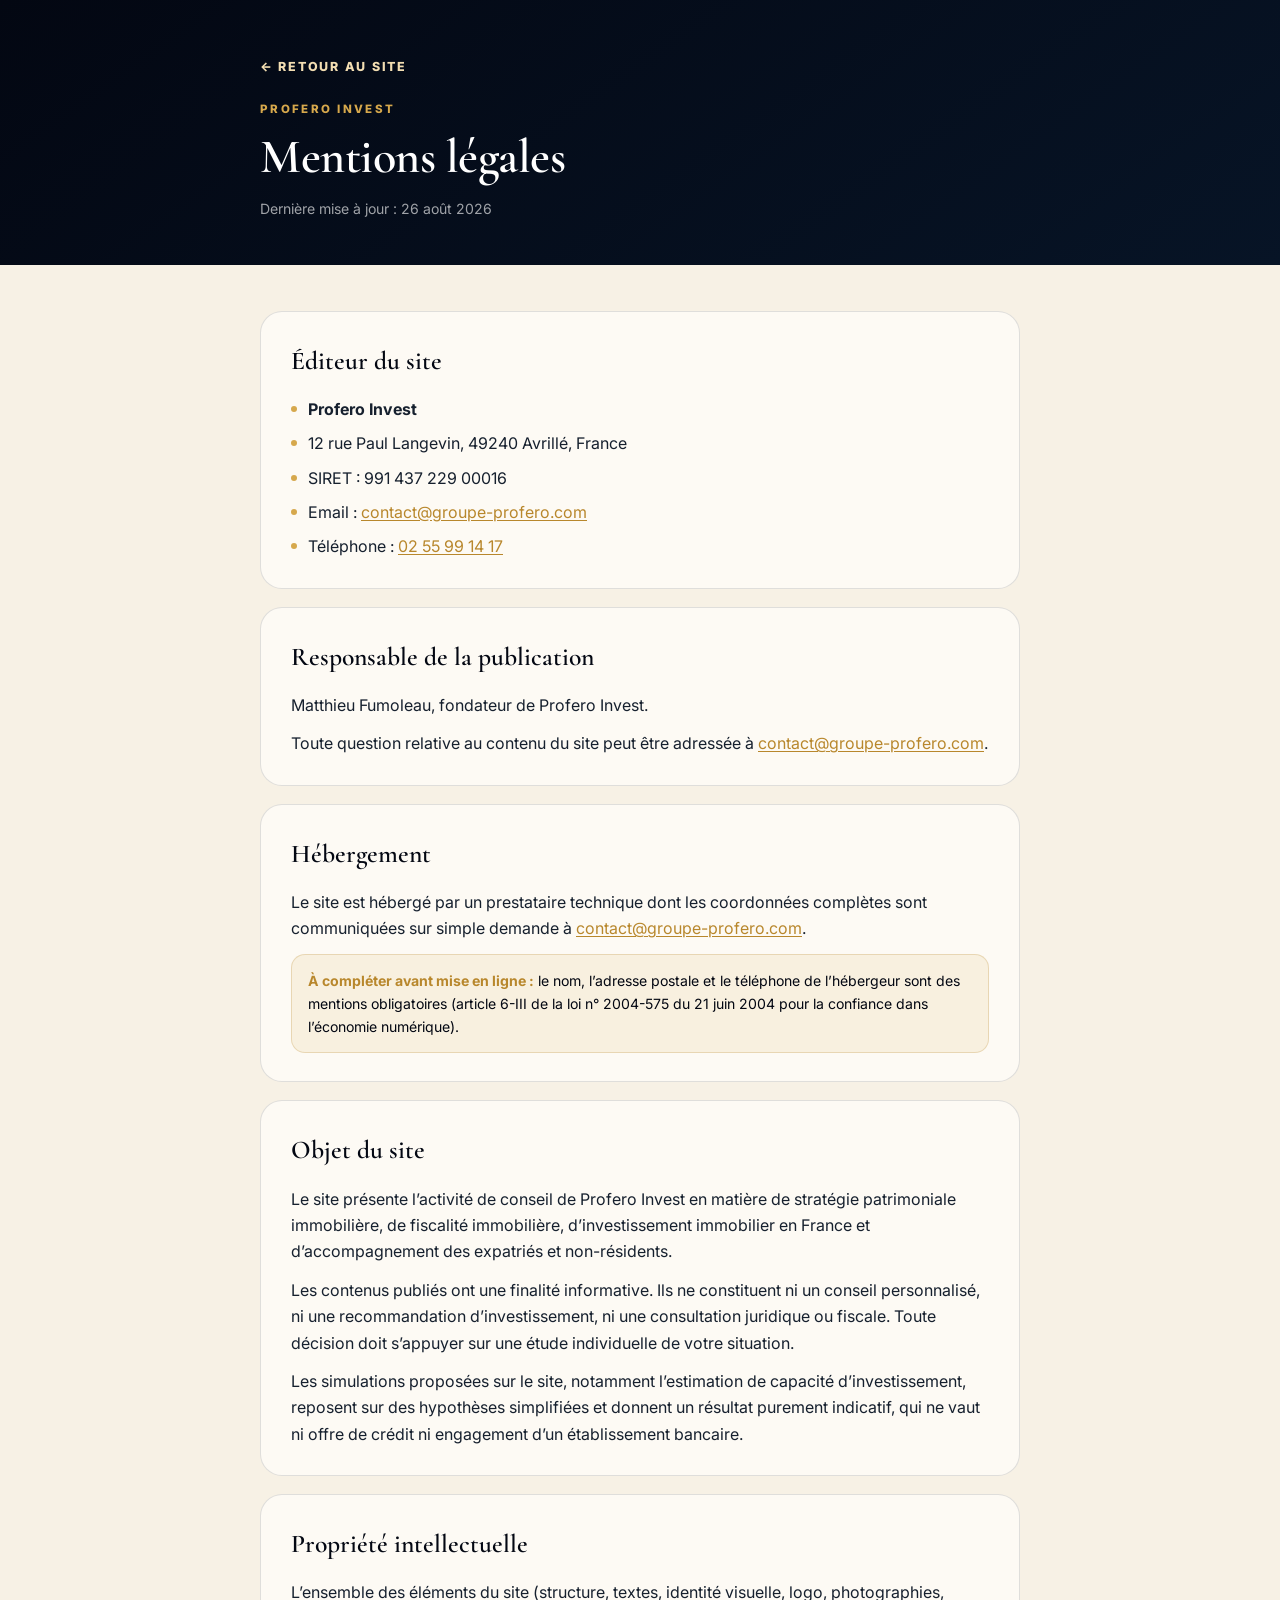
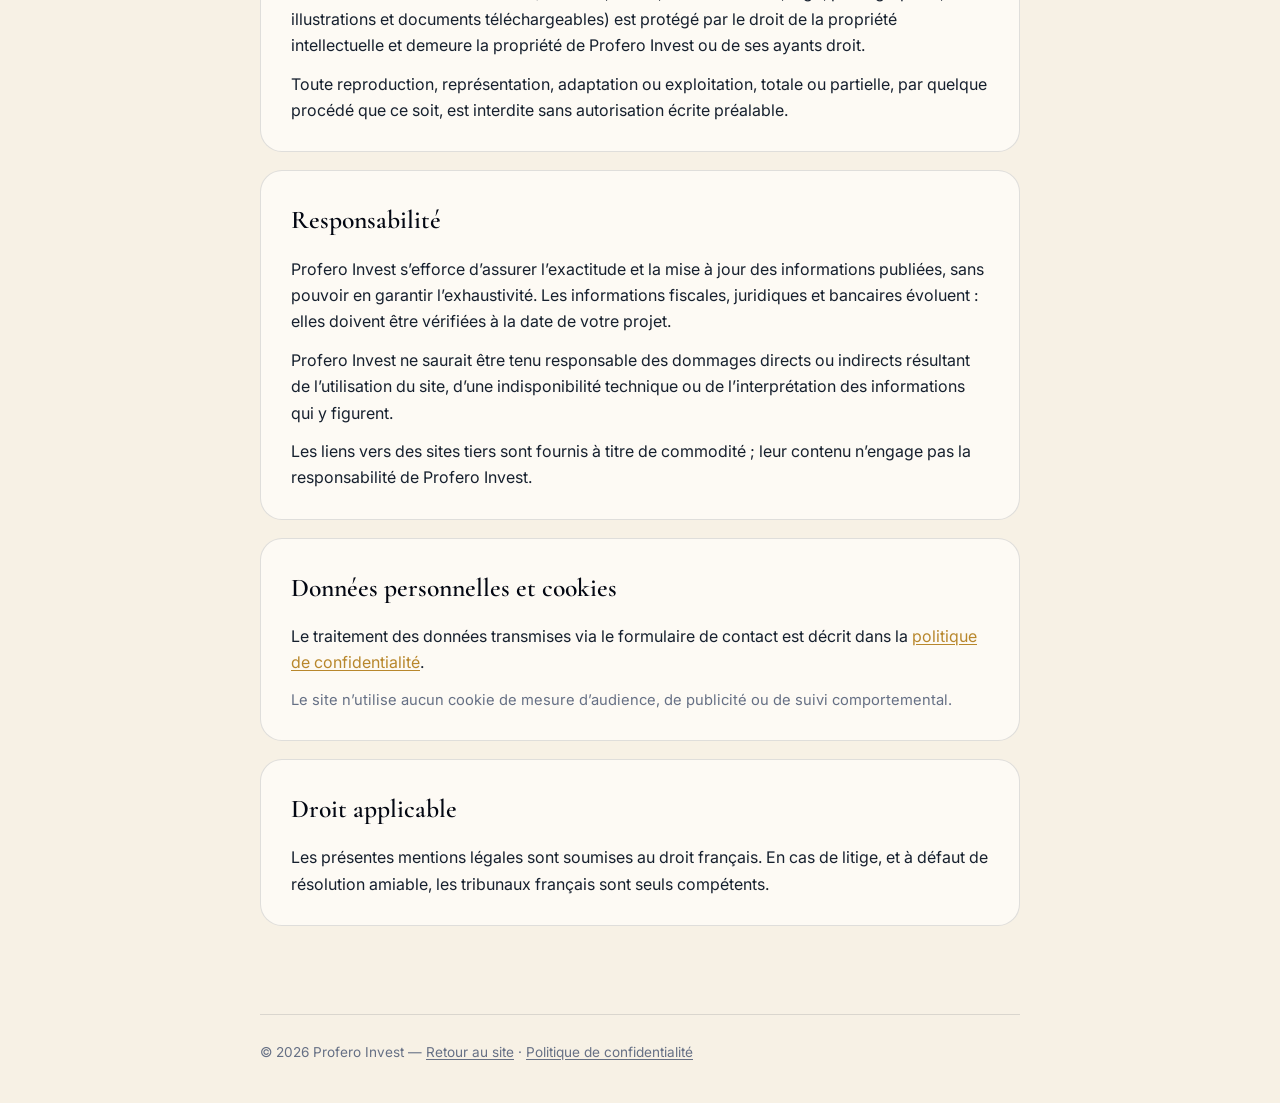
<file: mentions-legales.html>
<!DOCTYPE html>
<html lang="fr">
<head>
<meta charset="utf-8"/>
<meta content="width=device-width, initial-scale=1.0" name="viewport"/>
<title>Mentions légales — Profero Invest</title>
<meta content="Mentions légales du site Profero Invest : éditeur, responsable de publication, hébergeur, propriété intellectuelle et droit applicable." name="description"/>
<link href="assets/images/favicon-32.png" rel="icon" sizes="32x32" type="image/png"/>
<link href="assets/images/apple-touch-icon.png" rel="apple-touch-icon" sizes="180x180"/>
<meta content="#030712" name="theme-color"/>
<meta content="index, follow, max-image-preview:large, max-snippet:-1" name="robots"/>
<link rel="canonical" href="https://www.groupe-profero.com/mentions-legales.html"/>
<link href="https://fonts.googleapis.com" rel="preconnect"/>
<link crossorigin="" href="https://fonts.gstatic.com" rel="preconnect"/>
<link href="https://fonts.googleapis.com/css2?family=Cormorant+Garamond:wght@400;600;700&amp;family=Inter:wght@400;600;700;800&amp;display=swap" rel="stylesheet"/>
<style>
  :root {
    --navy-950: #030712;
    --navy-900: #071426;
    --gold-600: #b8872c;
    --gold-500: #d6a84c;
    --gold-200: #f3deb2;
    --cream: #f7f1e5;
    --paper: #fdfaf4;
    --white: #ffffff;
    --ink: #16202e;
    --muted: #667085;
    --line: rgba(15, 23, 42, .12);
  }

  * { margin: 0; padding: 0; box-sizing: border-box; }

  body {
    font-family: "Inter", sans-serif;
    color: var(--ink);
    background: var(--cream);
    line-height: 1.65;
    -webkit-font-smoothing: antialiased;
  }

  a { color: var(--gold-600); text-decoration: underline; text-underline-offset: 2px; }
  a:hover { color: var(--navy-950); }

  .wrap { width: min(760px, calc(100% - 40px)); margin: 0 auto; }

  .legal-top {
    background: linear-gradient(145deg, var(--navy-950), var(--navy-900));
    color: var(--white);
    padding: 52px 0 44px;
  }

  .back {
    display: inline-block;
    margin-bottom: 22px;
    color: var(--gold-200);
    font-size: .78rem;
    font-weight: 800;
    letter-spacing: .14em;
    text-transform: uppercase;
    text-decoration: none;
  }
  .back:hover { color: var(--white); }

  .brand-line {
    display: block;
    color: var(--gold-500);
    font-size: .72rem;
    font-weight: 800;
    letter-spacing: .2em;
    text-transform: uppercase;
    margin-bottom: 12px;
  }

  h1 {
    font-family: "Cormorant Garamond", serif;
    font-size: clamp(2.1rem, 5vw, 3rem);
    font-weight: 600;
    line-height: 1.1;
    letter-spacing: -.01em;
  }

  .updated { margin-top: 14px; color: rgba(255,255,255,.62); font-size: .88rem; }

  main { padding: 46px 0 70px; }

  section {
    background: var(--paper);
    border: 1px solid var(--line);
    border-radius: 22px;
    padding: 28px 30px;
    margin-bottom: 18px;
  }

  h2 {
    font-family: "Cormorant Garamond", serif;
    font-size: 1.6rem;
    font-weight: 600;
    color: var(--navy-950);
    margin-bottom: 14px;
  }

  p { margin-bottom: 12px; color: var(--ink); }
  p:last-child, ul:last-child { margin-bottom: 0; }

  ul { margin: 0 0 12px 0; padding-left: 0; list-style: none; }
  li { position: relative; padding-left: 17px; margin-bottom: 8px; }
  li::before {
    content: "";
    position: absolute;
    left: 0;
    top: .62em;
    width: 6px;
    height: 6px;
    border-radius: 50%;
    background: var(--gold-500);
  }
  li:last-child { margin-bottom: 0; }

  .muted { color: var(--muted); font-size: .92rem; }

  .todo {
    margin-top: 12px;
    padding: 14px 16px;
    border-radius: 14px;
    background: rgba(214,168,76,.12);
    border: 1px solid rgba(184,135,44,.24);
    color: var(--navy-950);
    font-size: .88rem;
  }
  .todo strong { color: var(--gold-600); }

  footer {
    border-top: 1px solid var(--line);
    padding: 26px 0 40px;
    color: var(--muted);
    font-size: .85rem;
  }
  footer a { color: var(--muted); }

  @media (max-width: 620px) {
    .legal-top { padding: 40px 0 34px; }
    section { padding: 22px 20px; border-radius: 18px; }
    main { padding: 32px 0 50px; }
  }
</style>
<!-- Privacy-friendly analytics by Plausible -->
<script async src="https://plausible.io/js/pa-Uj6T6aAjNsvEMKtgjJiyR.js"></script>
<script>
  window.plausible=window.plausible||function(){(plausible.q=plausible.q||[]).push(arguments)},plausible.init=plausible.init||function(i){plausible.o=i||{}};
  plausible.init()
</script>
</head>
<body>

<div class="legal-top">
  <div class="wrap">
    <a class="back" href="index.html">← Retour au site</a>
    <span class="brand-line">Profero Invest</span>
    <h1>Mentions légales</h1>
    <p class="updated">Dernière mise à jour : 26 août 2026</p>
  </div>
</div>

<main class="wrap">

  <section>
    <h2>Éditeur du site</h2>
    <ul>
      <li><strong>Profero Invest</strong></li>
      <li>12 rue Paul Langevin, 49240 Avrillé, France</li>
      <li>SIRET : 991 437 229 00016</li>
      <li>Email : <a class="plausible-event-name=Clic+Email plausible-event-zone=contenu" href="mailto:contact@groupe-profero.com">contact@groupe-profero.com</a></li>
      <li>Téléphone : <a class="plausible-event-name=Clic+Telephone plausible-event-zone=contenu" href="tel:+33255991417">02 55 99 14 17</a></li>
    </ul>
  </section>

  <section>
    <h2>Responsable de la publication</h2>
    <p>Matthieu Fumoleau, fondateur de Profero Invest.</p>
    <p>Toute question relative au contenu du site peut être adressée à
      <a class="plausible-event-name=Clic+Email plausible-event-zone=contenu" href="mailto:contact@groupe-profero.com">contact@groupe-profero.com</a>.</p>
  </section>

  <section>
    <h2>Hébergement</h2>
    <p>Le site est hébergé par un prestataire technique dont les coordonnées complètes sont
      communiquées sur simple demande à <a class="plausible-event-name=Clic+Email plausible-event-zone=contenu" href="mailto:contact@groupe-profero.com">contact@groupe-profero.com</a>.</p>
    <div class="todo"><strong>À compléter avant mise en ligne :</strong> le nom, l’adresse postale et
      le téléphone de l’hébergeur sont des mentions obligatoires (article 6-III de la loi n° 2004-575
      du 21 juin 2004 pour la confiance dans l’économie numérique).</div>
  </section>

  <section>
    <h2>Objet du site</h2>
    <p>Le site présente l’activité de conseil de Profero Invest en matière de stratégie patrimoniale
      immobilière, de fiscalité immobilière, d’investissement immobilier en France et d’accompagnement
      des expatriés et non-résidents.</p>
    <p>Les contenus publiés ont une finalité informative. Ils ne constituent ni un conseil
      personnalisé, ni une recommandation d’investissement, ni une consultation juridique ou fiscale.
      Toute décision doit s’appuyer sur une étude individuelle de votre situation.</p>
    <p>Les simulations proposées sur le site, notamment l’estimation de capacité d’investissement,
      reposent sur des hypothèses simplifiées et donnent un résultat purement indicatif, qui ne vaut
      ni offre de crédit ni engagement d’un établissement bancaire.</p>
  </section>

  <section>
    <h2>Propriété intellectuelle</h2>
    <p>L’ensemble des éléments du site (structure, textes, identité visuelle, logo, photographies,
      illustrations et documents téléchargeables) est protégé par le droit de la propriété
      intellectuelle et demeure la propriété de Profero Invest ou de ses ayants droit.</p>
    <p>Toute reproduction, représentation, adaptation ou exploitation, totale ou partielle, par quelque
      procédé que ce soit, est interdite sans autorisation écrite préalable.</p>
  </section>

  <section>
    <h2>Responsabilité</h2>
    <p>Profero Invest s’efforce d’assurer l’exactitude et la mise à jour des informations publiées,
      sans pouvoir en garantir l’exhaustivité. Les informations fiscales, juridiques et bancaires
      évoluent : elles doivent être vérifiées à la date de votre projet.</p>
    <p>Profero Invest ne saurait être tenu responsable des dommages directs ou indirects résultant de
      l’utilisation du site, d’une indisponibilité technique ou de l’interprétation des informations
      qui y figurent.</p>
    <p>Les liens vers des sites tiers sont fournis à titre de commodité ; leur contenu n’engage pas la
      responsabilité de Profero Invest.</p>
  </section>

  <section>
    <h2>Données personnelles et cookies</h2>
    <p>Le traitement des données transmises via le formulaire de contact est décrit dans la
      <a href="politique-confidentialite.html">politique de confidentialité</a>.</p>
    <p class="muted">Le site n’utilise aucun cookie de mesure d’audience, de publicité ou de suivi
      comportemental.</p>
  </section>

  <section>
    <h2>Droit applicable</h2>
    <p>Les présentes mentions légales sont soumises au droit français. En cas de litige, et à défaut
      de résolution amiable, les tribunaux français sont seuls compétents.</p>
  </section>

</main>

<footer class="wrap">
  © 2026 Profero Invest — <a href="index.html">Retour au site</a> ·
  <a href="politique-confidentialite.html">Politique de confidentialité</a>
</footer>

</body>
</html>
</file>
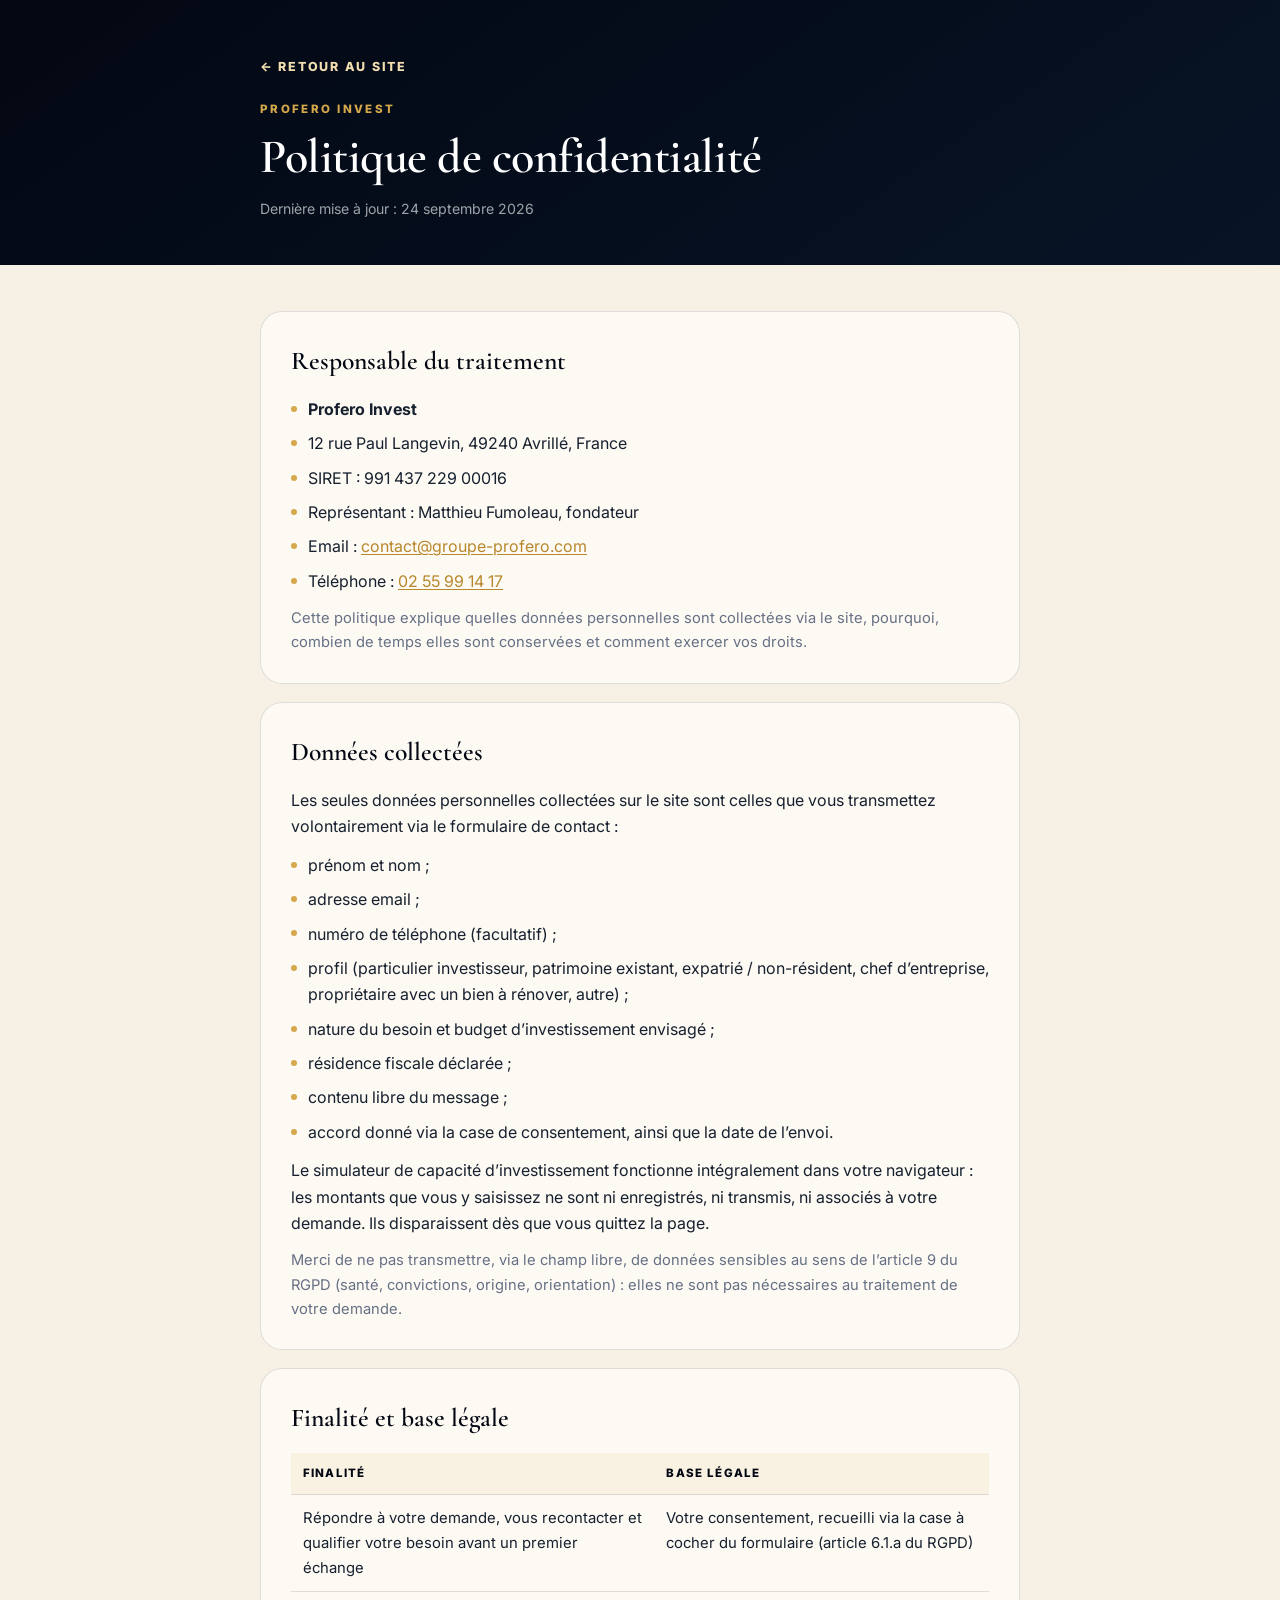
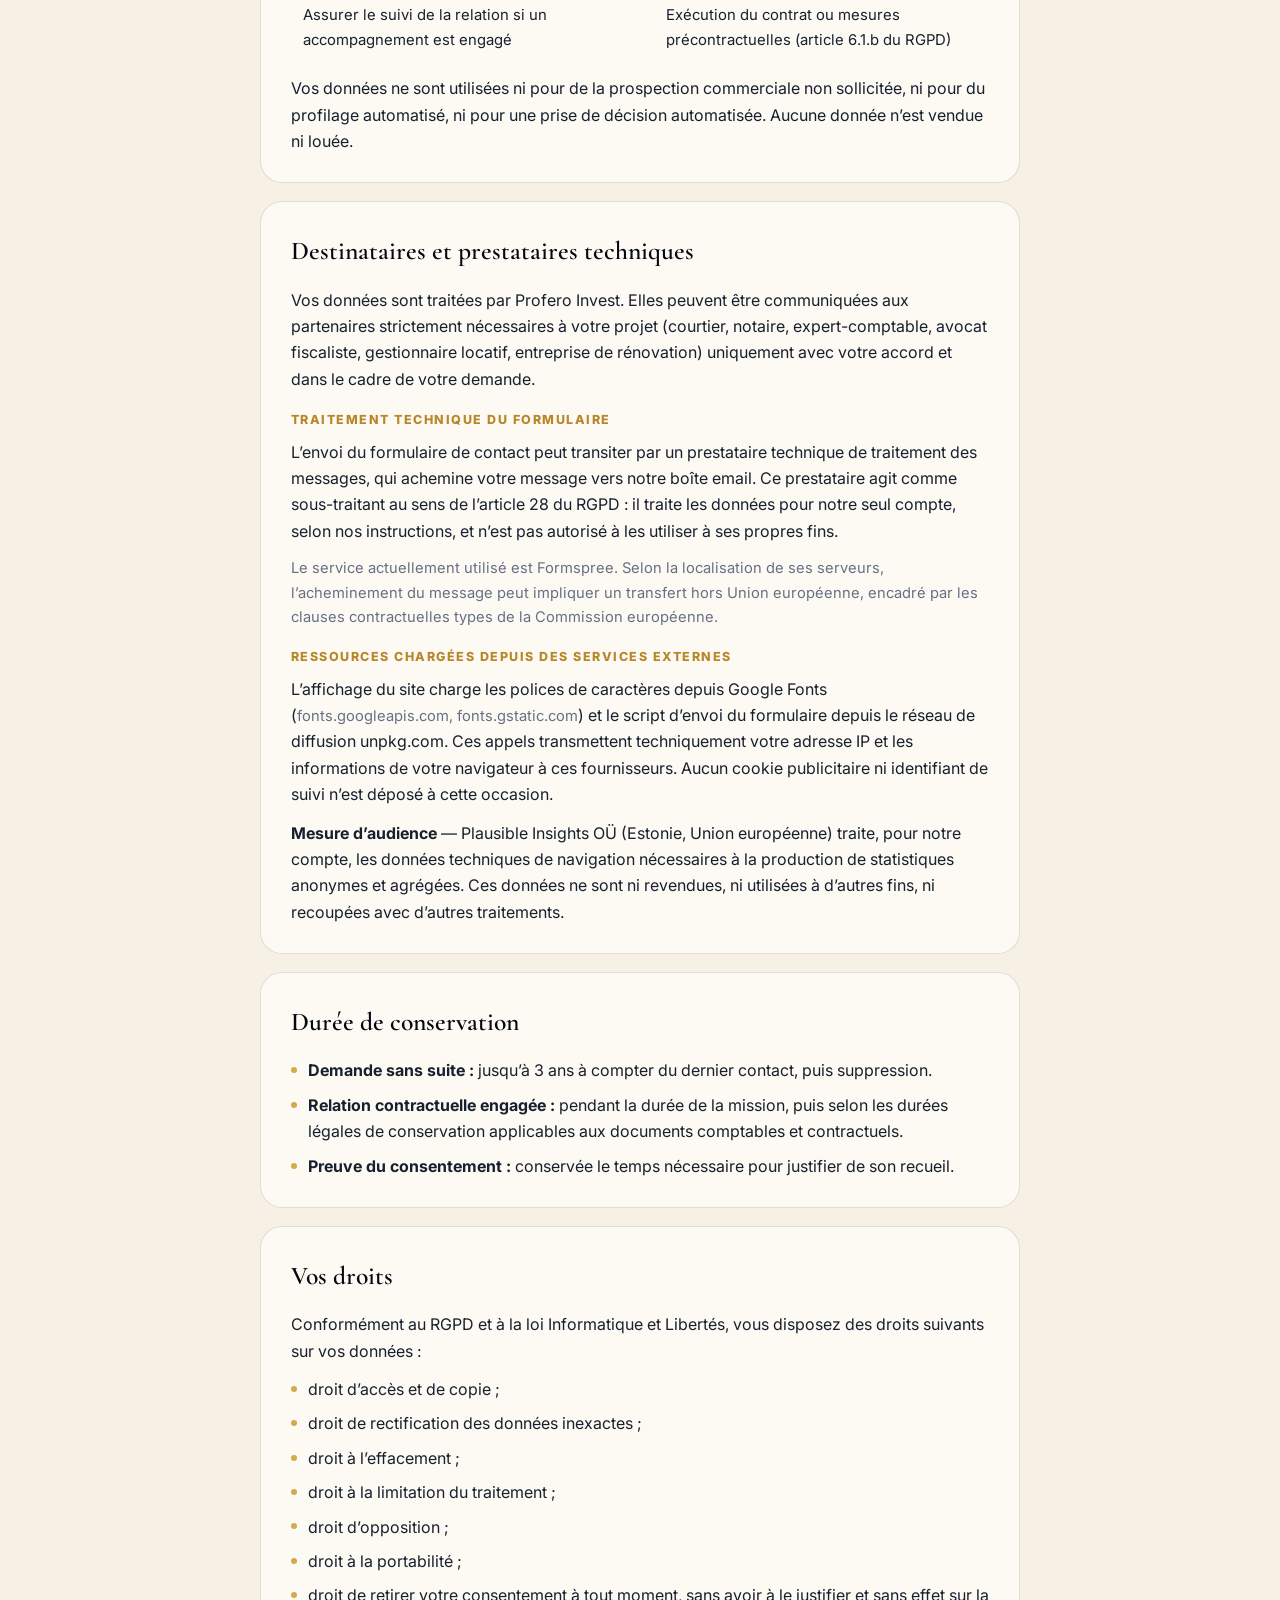
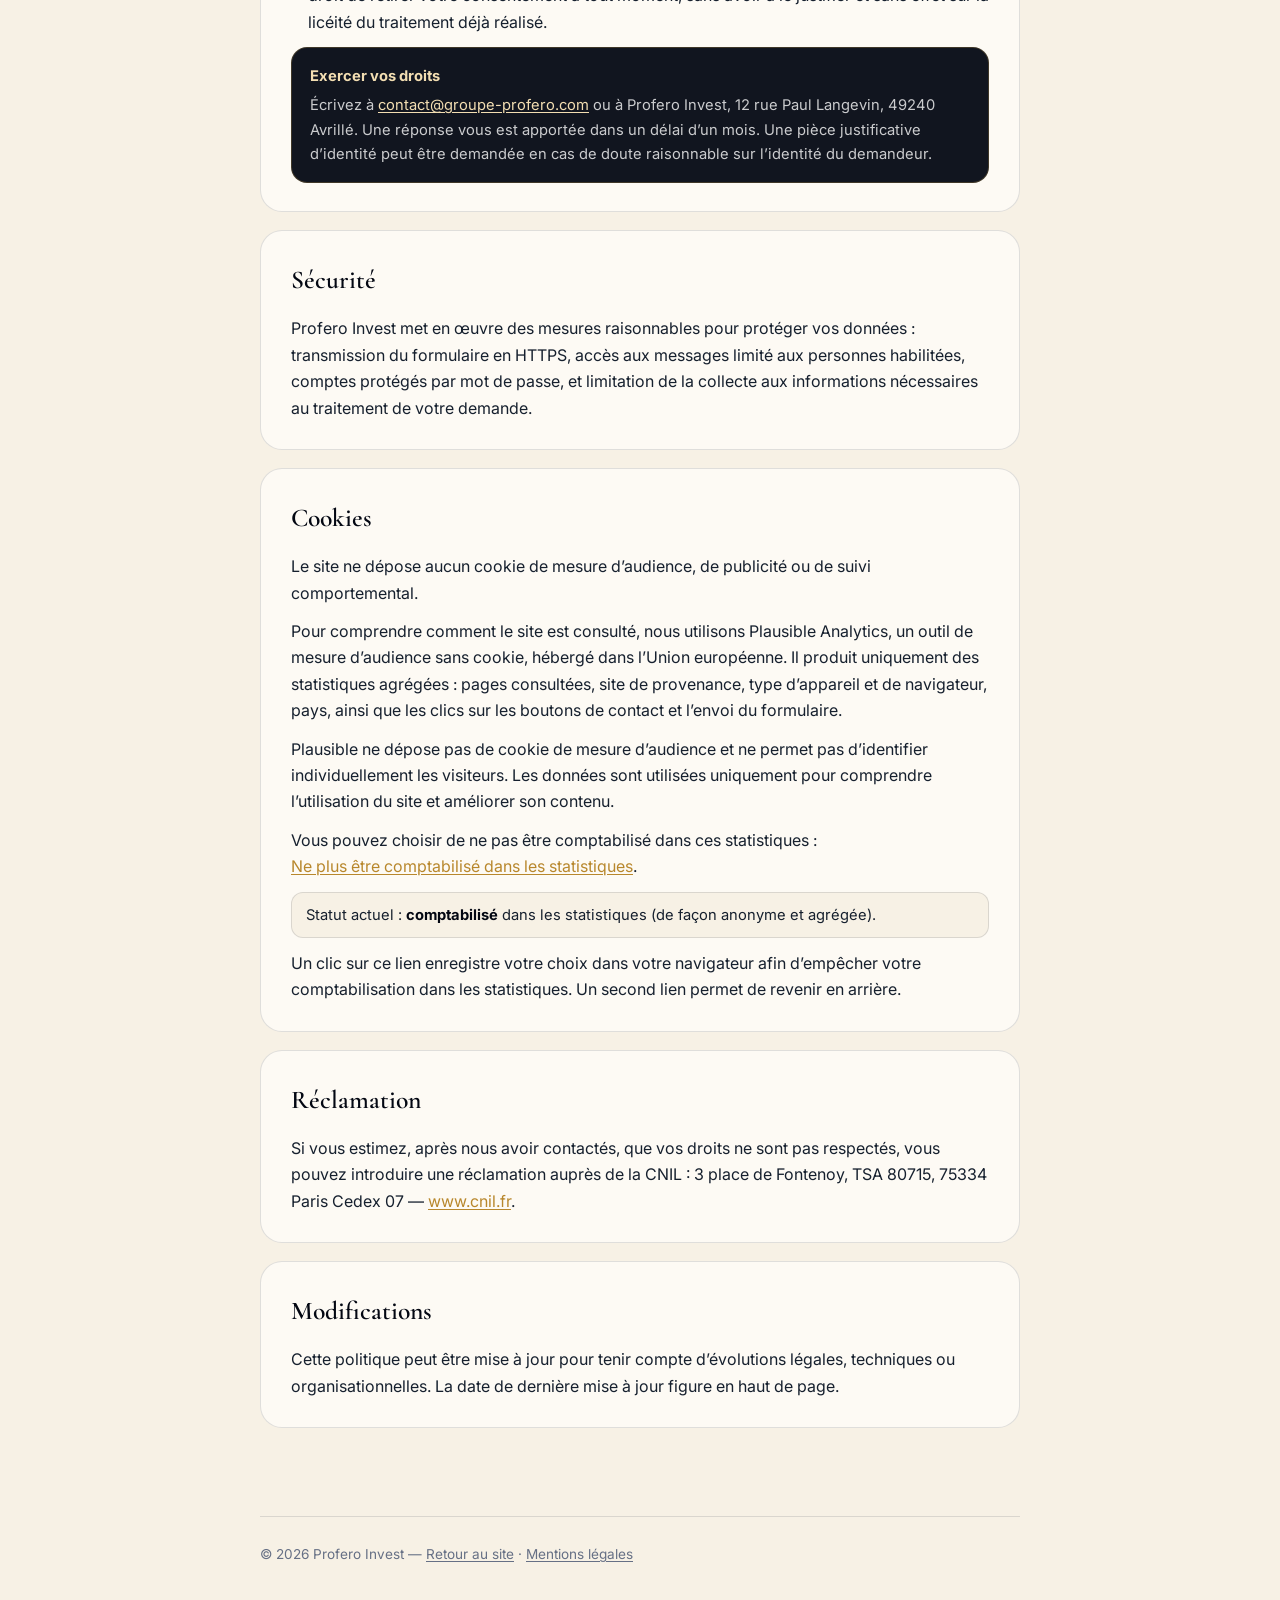
<file: politique-confidentialite.html>
<!DOCTYPE html>
<html lang="fr">
<head>
<meta charset="utf-8"/>
<meta content="width=device-width, initial-scale=1.0" name="viewport"/>
<title>Politique de confidentialité — Profero Invest</title>
<meta content="Politique de confidentialité de Profero Invest : données collectées via le formulaire de contact, finalité, base légale, durée de conservation et droits RGPD." name="description"/>
<link href="assets/images/favicon-32.png" rel="icon" sizes="32x32" type="image/png"/>
<link href="assets/images/apple-touch-icon.png" rel="apple-touch-icon" sizes="180x180"/>
<meta content="#030712" name="theme-color"/>
<meta content="index, follow, max-image-preview:large, max-snippet:-1" name="robots"/>
<link rel="canonical" href="https://www.groupe-profero.com/politique-confidentialite.html"/>
<link href="https://fonts.googleapis.com" rel="preconnect"/>
<link crossorigin="" href="https://fonts.gstatic.com" rel="preconnect"/>
<link href="https://fonts.googleapis.com/css2?family=Cormorant+Garamond:wght@400;600;700&amp;family=Inter:wght@400;600;700;800&amp;display=swap" rel="stylesheet"/>
<style>
  :root {
    --navy-950: #030712;
    --navy-900: #071426;
    --gold-600: #b8872c;
    --gold-500: #d6a84c;
    --gold-200: #f3deb2;
    --cream: #f7f1e5;
    --paper: #fdfaf4;
    --white: #ffffff;
    --ink: #16202e;
    --muted: #667085;
    --line: rgba(15, 23, 42, .12);
  }

  * { margin: 0; padding: 0; box-sizing: border-box; }

  body {
    font-family: "Inter", sans-serif;
    color: var(--ink);
    background: var(--cream);
    line-height: 1.65;
    -webkit-font-smoothing: antialiased;
  }

  a { color: var(--gold-600); text-decoration: underline; text-underline-offset: 2px; }
  a:hover { color: var(--navy-950); }

  .wrap { width: min(760px, calc(100% - 40px)); margin: 0 auto; }

  .legal-top {
    background: linear-gradient(145deg, var(--navy-950), var(--navy-900));
    color: var(--white);
    padding: 52px 0 44px;
  }

  .back {
    display: inline-block;
    margin-bottom: 22px;
    color: var(--gold-200);
    font-size: .78rem;
    font-weight: 800;
    letter-spacing: .14em;
    text-transform: uppercase;
    text-decoration: none;
  }
  .back:hover { color: var(--white); }

  .brand-line {
    display: block;
    color: var(--gold-500);
    font-size: .72rem;
    font-weight: 800;
    letter-spacing: .2em;
    text-transform: uppercase;
    margin-bottom: 12px;
  }

  h1 {
    font-family: "Cormorant Garamond", serif;
    font-size: clamp(2.1rem, 5vw, 3rem);
    font-weight: 600;
    line-height: 1.1;
    letter-spacing: -.01em;
  }

  .updated { margin-top: 14px; color: rgba(255,255,255,.62); font-size: .88rem; }

  main { padding: 46px 0 70px; }

  section {
    background: var(--paper);
    border: 1px solid var(--line);
    border-radius: 22px;
    padding: 28px 30px;
    margin-bottom: 18px;
  }

  h2 {
    font-family: "Cormorant Garamond", serif;
    font-size: 1.6rem;
    font-weight: 600;
    color: var(--navy-950);
    margin-bottom: 14px;
  }

  h3 {
    font-size: .78rem;
    font-weight: 800;
    letter-spacing: .12em;
    text-transform: uppercase;
    color: var(--gold-600);
    margin: 18px 0 8px;
  }

  p { margin-bottom: 12px; }
  p:last-child, ul:last-child, .table-wrap:last-child { margin-bottom: 0; }

  ul { margin: 0 0 12px 0; padding-left: 0; list-style: none; }
  li { position: relative; padding-left: 17px; margin-bottom: 8px; }
  li::before {
    content: "";
    position: absolute;
    left: 0;
    top: .62em;
    width: 6px;
    height: 6px;
    border-radius: 50%;
    background: var(--gold-500);
  }
  li:last-child { margin-bottom: 0; }

  .muted { color: var(--muted); font-size: .92rem; }

  .table-wrap { overflow-x: auto; margin-bottom: 12px; }

  table { width: 100%; border-collapse: collapse; min-width: 420px; font-size: .93rem; }
  th, td { text-align: left; padding: 11px 12px; border-bottom: 1px solid var(--line); vertical-align: top; }
  th {
    font-size: .72rem;
    font-weight: 800;
    letter-spacing: .1em;
    text-transform: uppercase;
    color: var(--navy-950);
    background: rgba(214,168,76,.10);
  }
  tr:last-child td { border-bottom: none; }

  .callout {
    margin-top: 12px;
    padding: 16px 18px;
    border-radius: 16px;
    background: rgba(3,7,18,.94);
    border: 1px solid rgba(214,168,76,.24);
    color: rgba(255,255,255,.78);
    font-size: .92rem;
  }
  .callout strong { display: block; color: var(--gold-200); margin-bottom: 5px; }
  .callout a { color: var(--gold-200); }
  .callout a:hover { color: var(--white); }

  footer {
    border-top: 1px solid var(--line);
    padding: 26px 0 40px;
    color: var(--muted);
    font-size: .85rem;
  }
  footer a { color: var(--muted); }

  @media (max-width: 620px) {
    .legal-top { padding: 40px 0 34px; }
    section { padding: 22px 20px; border-radius: 18px; }
    main { padding: 32px 0 50px; }
  }

  .optout-link {
    background: none; border: 0; padding: 0; font: inherit; cursor: pointer;
    color: var(--gold-600); text-decoration: underline; text-underline-offset: 2px; text-align: left;
  }
  .optout-link:hover { color: var(--navy-950); }
  .optout-status { font-size: .92rem; padding: 10px 14px; border-radius: 12px; background: var(--cream); border: 1px solid var(--line); }
  .optout-status strong { color: var(--navy-950); }
</style>
<!-- Privacy-friendly analytics by Plausible -->
<script async src="https://plausible.io/js/pa-Uj6T6aAjNsvEMKtgjJiyR.js"></script>
<script>
  window.plausible=window.plausible||function(){(plausible.q=plausible.q||[]).push(arguments)},plausible.init=plausible.init||function(i){plausible.o=i||{}};
  plausible.init()
</script>
</head>
<body>

<div class="legal-top">
  <div class="wrap">
    <a class="back" href="index.html">← Retour au site</a>
    <span class="brand-line">Profero Invest</span>
    <h1>Politique de confidentialité</h1>
    <p class="updated">Dernière mise à jour : 24 septembre 2026</p>
  </div>
</div>

<main class="wrap">

  <section>
    <h2>Responsable du traitement</h2>
    <ul>
      <li><strong>Profero Invest</strong></li>
      <li>12 rue Paul Langevin, 49240 Avrillé, France</li>
      <li>SIRET : 991 437 229 00016</li>
      <li>Représentant : Matthieu Fumoleau, fondateur</li>
      <li>Email : <a class="plausible-event-name=Clic+Email plausible-event-zone=contenu" href="mailto:contact@groupe-profero.com">contact@groupe-profero.com</a></li>
      <li>Téléphone : <a class="plausible-event-name=Clic+Telephone plausible-event-zone=contenu" href="tel:+33255991417">02 55 99 14 17</a></li>
    </ul>
    <p class="muted">Cette politique explique quelles données personnelles sont collectées via le site,
      pourquoi, combien de temps elles sont conservées et comment exercer vos droits.</p>
  </section>

  <section>
    <h2>Données collectées</h2>
    <p>Les seules données personnelles collectées sur le site sont celles que vous transmettez
      volontairement via le formulaire de contact :</p>
    <ul>
      <li>prénom et nom ;</li>
      <li>adresse email ;</li>
      <li>numéro de téléphone (facultatif) ;</li>
      <li>profil (particulier investisseur, patrimoine existant, expatrié / non-résident, chef
        d’entreprise, propriétaire avec un bien à rénover, autre) ;</li>
      <li>nature du besoin et budget d’investissement envisagé ;</li>
      <li>résidence fiscale déclarée ;</li>
      <li>contenu libre du message ;</li>
      <li>accord donné via la case de consentement, ainsi que la date de l’envoi.</li>
    </ul>
    <p>Le simulateur de capacité d’investissement fonctionne intégralement dans votre navigateur :
      les montants que vous y saisissez ne sont ni enregistrés, ni transmis, ni associés à votre
      demande. Ils disparaissent dès que vous quittez la page.</p>
    <p class="muted">Merci de ne pas transmettre, via le champ libre, de données sensibles au sens de
      l’article 9 du RGPD (santé, convictions, origine, orientation) : elles ne sont pas nécessaires
      au traitement de votre demande.</p>
  </section>

  <section>
    <h2>Finalité et base légale</h2>
    <div class="table-wrap">
      <table>
        <thead>
          <tr>
            <th>Finalité</th>
            <th>Base légale</th>
          </tr>
        </thead>
        <tbody>
          <tr>
            <td>Répondre à votre demande, vous recontacter et qualifier votre besoin avant un premier
              échange</td>
            <td>Votre consentement, recueilli via la case à cocher du formulaire (article 6.1.a du
              RGPD)</td>
          </tr>
          <tr>
            <td>Assurer le suivi de la relation si un accompagnement est engagé</td>
            <td>Exécution du contrat ou mesures précontractuelles (article 6.1.b du RGPD)</td>
          </tr>
        </tbody>
      </table>
    </div>
    <p>Vos données ne sont utilisées ni pour de la prospection commerciale non sollicitée, ni pour du
      profilage automatisé, ni pour une prise de décision automatisée. Aucune donnée n’est vendue ni
      louée.</p>
  </section>

  <section>
    <h2>Destinataires et prestataires techniques</h2>
    <p>Vos données sont traitées par Profero Invest. Elles peuvent être communiquées aux partenaires
      strictement nécessaires à votre projet (courtier, notaire, expert-comptable, avocat fiscaliste,
      gestionnaire locatif, entreprise de rénovation) uniquement avec votre accord et dans le cadre de
      votre demande.</p>

    <h3>Traitement technique du formulaire</h3>
    <p>L’envoi du formulaire de contact peut transiter par un prestataire technique de traitement des
      messages, qui achemine votre message vers notre boîte email. Ce prestataire agit comme
      sous-traitant au sens de l’article 28 du RGPD : il traite les données pour notre seul compte,
      selon nos instructions, et n’est pas autorisé à les utiliser à ses propres fins.</p>
    <p class="muted">Le service actuellement utilisé est Formspree. Selon la localisation de ses
      serveurs, l’acheminement du message peut impliquer un transfert hors Union européenne, encadré
      par les clauses contractuelles types de la Commission européenne.</p>

    <h3>Ressources chargées depuis des services externes</h3>
    <p>L’affichage du site charge les polices de caractères depuis Google Fonts
      (<span class="muted">fonts.googleapis.com, fonts.gstatic.com</span>) et le script d’envoi du
      formulaire depuis le réseau de diffusion unpkg.com. Ces appels transmettent techniquement
      votre adresse IP et les informations de votre navigateur à ces fournisseurs. Aucun cookie
      publicitaire ni identifiant de suivi n’est déposé à cette occasion.</p>

    <p><strong>Mesure d’audience</strong> — Plausible Insights OÜ (Estonie, Union européenne) traite, pour
      notre compte, les données techniques de navigation nécessaires à la production de statistiques anonymes
      et agrégées. Ces données ne sont ni revendues, ni utilisées à d’autres fins, ni recoupées avec d’autres
      traitements.</p>
  </section>

  <section>
    <h2>Durée de conservation</h2>
    <ul>
      <li><strong>Demande sans suite :</strong> jusqu’à 3 ans à compter du dernier contact, puis
        suppression.</li>
      <li><strong>Relation contractuelle engagée :</strong> pendant la durée de la mission, puis selon
        les durées légales de conservation applicables aux documents comptables et contractuels.</li>
      <li><strong>Preuve du consentement :</strong> conservée le temps nécessaire pour justifier de
        son recueil.</li>
    </ul>
  </section>

  <section>
    <h2>Vos droits</h2>
    <p>Conformément au RGPD et à la loi Informatique et Libertés, vous disposez des droits suivants sur
      vos données :</p>
    <ul>
      <li>droit d’accès et de copie ;</li>
      <li>droit de rectification des données inexactes ;</li>
      <li>droit à l’effacement ;</li>
      <li>droit à la limitation du traitement ;</li>
      <li>droit d’opposition ;</li>
      <li>droit à la portabilité ;</li>
      <li>droit de retirer votre consentement à tout moment, sans avoir à le justifier et sans effet
        sur la licéité du traitement déjà réalisé.</li>
    </ul>
    <div class="callout">
      <strong>Exercer vos droits</strong>
      Écrivez à <a class="plausible-event-name=Clic+Email plausible-event-zone=contenu" href="mailto:contact@groupe-profero.com">contact@groupe-profero.com</a> ou à
      Profero Invest, 12 rue Paul Langevin, 49240 Avrillé. Une réponse vous est apportée dans un délai
      d’un mois. Une pièce justificative d’identité peut être demandée en cas de doute raisonnable sur
      l’identité du demandeur.
    </div>
  </section>

  <section>
    <h2>Sécurité</h2>
    <p>Profero Invest met en œuvre des mesures raisonnables pour protéger vos données :
      transmission du formulaire en HTTPS, accès aux messages limité aux personnes habilitées,
      comptes protégés par mot de passe, et limitation de la collecte aux informations nécessaires au
      traitement de votre demande.</p>
  </section>

  <section>
    <h2>Cookies</h2>
    <p>Le site ne dépose aucun cookie de mesure d’audience, de publicité ou de suivi comportemental.</p>
    <p>Pour comprendre comment le site est consulté, nous utilisons Plausible Analytics, un outil de mesure
      d’audience sans cookie, hébergé dans l’Union européenne. Il produit uniquement des statistiques agrégées :
      pages consultées, site de provenance, type d’appareil et de navigateur, pays, ainsi que les clics sur les
      boutons de contact et l’envoi du formulaire.</p>
    <p>Plausible ne dépose pas de cookie de mesure d’audience et ne permet pas d’identifier individuellement les
      visiteurs. Les données sont utilisées uniquement pour comprendre l’utilisation du site et améliorer son
      contenu.</p>
    <p>Vous pouvez choisir de ne pas être comptabilisé dans ces statistiques :
      <button type="button" class="optout-link" id="plausibleOptOut">Ne plus être comptabilisé dans les statistiques</button><button type="button" class="optout-link" id="plausibleOptIn" hidden>Être de nouveau comptabilisé dans les statistiques</button>.</p>
    <p class="optout-status" id="plausibleStatus" aria-live="polite">Statut : ce réglage nécessite que JavaScript soit activé dans votre navigateur.</p>
    <p>Un clic sur ce lien enregistre votre choix dans votre navigateur afin d’empêcher votre comptabilisation
      dans les statistiques. Un second lien permet de revenir en arrière.</p>
  </section>

  <section>
    <h2>Réclamation</h2>
    <p>Si vous estimez, après nous avoir contactés, que vos droits ne sont pas respectés, vous pouvez
      introduire une réclamation auprès de la CNIL : 3 place de Fontenoy, TSA 80715, 75334 Paris
      Cedex 07 — <a href="https://www.cnil.fr" rel="noopener" target="_blank">www.cnil.fr</a>.</p>
  </section>

  <section>
    <h2>Modifications</h2>
    <p>Cette politique peut être mise à jour pour tenir compte d’évolutions légales, techniques ou
      organisationnelles. La date de dernière mise à jour figure en haut de page.</p>
  </section>

</main>

<footer class="wrap">
  © 2026 Profero Invest — <a href="index.html">Retour au site</a> ·
  <a href="mentions-legales.html">Mentions légales</a>
</footer>

<script>
  // Désactivation de la mesure d'audience Plausible (préférence stockée dans ce navigateur uniquement)
  (function () {
    var statut = document.getElementById('plausibleStatus');
    var off = document.getElementById('plausibleOptOut');
    var on = document.getElementById('plausibleOptIn');
    if (!statut || !off || !on) return;
    function ignore() {
      try { return window.localStorage.getItem('plausible_ignore') === 'true'; } catch (e) { return null; }
    }
    function afficher() {
      var etat = ignore();
      if (etat === null) {
        statut.textContent = 'Statut : votre navigateur ne permet pas d’enregistrer ce choix (stockage local indisponible).';
        off.hidden = true; on.hidden = true;
        return;
      }
      statut.innerHTML = etat
        ? 'Statut actuel : <strong>non comptabilisé</strong> dans les statistiques de ce navigateur.'
        : 'Statut actuel : <strong>comptabilisé</strong> dans les statistiques (de façon anonyme et agrégée).';
      off.hidden = etat; on.hidden = !etat;
    }
    off.addEventListener('click', function () {
      try { window.localStorage.setItem('plausible_ignore', 'true'); } catch (e) {}
      afficher();
    });
    on.addEventListener('click', function () {
      try { window.localStorage.removeItem('plausible_ignore'); } catch (e) {}
      afficher();
    });
    afficher();
  })();
</script>
</body>
</html>
</file>
<file: assets/css/motion.css>
/* ==========================================================
   PROFERO — MOTION DESIGN (feuille partagée)
   Chargée par index.html et les 7 pages satellites SEO,
   APRÈS le <style> principal de chaque page : les règles
   ci-dessous doivent pouvoir compléter les styles de base.

   Principes : transform / opacity uniquement, aucune
   librairie, aucune animation de propriété qui déclenche
   un reflow, aucun effet au tap sur mobile.

   Les sélecteurs de cartes et de grilles diffèrent entre la
   home et les satellites ; ils sont réunis ici sans conflit
   (aucune page ne possède les classes de l'autre, hormis
   .faq-category et .faq-answer, traitées de façon identique).
   ========================================================== */


/* ----------------------------------------------------------
   1. Révélation au scroll — courbe plus courte, plus tenue
   L'état de base (.reveal / .reveal.visible) reste défini
   dans chaque page ; on n'ajuste ici que le timing.
   ---------------------------------------------------------- */
.reveal {
  transition: opacity .6s cubic-bezier(.22,.61,.36,1),
              transform .6s cubic-bezier(.22,.61,.36,1);
}


/* ----------------------------------------------------------
   2. Stagger léger — 80 ms entre cartes d'un même groupe,
   plafonné à 320 ms pour ne jamais retarder la lecture.
   ---------------------------------------------------------- */

/* Home */
.offers-grid > .reveal:nth-child(2),
.offers-grid-three > .reveal:nth-child(2),
.audience-grid > .reveal:nth-child(2),
.resources > .reveal:nth-child(2),
.entity-grid > .reveal:nth-child(2),
.sci-cards > .reveal:nth-child(2),
.expat-grid > .reveal:nth-child(2),
.reno-advantage-grid > .reveal:nth-child(2),
.faq-categories > .reveal:nth-child(2),
/* Satellites */
.grid-2 > .reveal:nth-child(2),
.grid-3 > .reveal:nth-child(2),
.qlist > .reveal:nth-child(2),
.steps > .reveal:nth-child(2),
.mistakes > .reveal:nth-child(2) { transition-delay: 80ms; }

.offers-grid > .reveal:nth-child(3),
.offers-grid-three > .reveal:nth-child(3),
.audience-grid > .reveal:nth-child(3),
.resources > .reveal:nth-child(3),
.entity-grid > .reveal:nth-child(3),
.sci-cards > .reveal:nth-child(3),
.expat-grid > .reveal:nth-child(3),
.reno-advantage-grid > .reveal:nth-child(3),
.faq-categories > .reveal:nth-child(3),
.grid-3 > .reveal:nth-child(3),
.qlist > .reveal:nth-child(3),
.steps > .reveal:nth-child(3),
.mistakes > .reveal:nth-child(3) { transition-delay: 160ms; }

.audience-grid > .reveal:nth-child(4),
.resources > .reveal:nth-child(4),
.reno-advantage-grid > .reveal:nth-child(4),
.faq-categories > .reveal:nth-child(4),
.qlist > .reveal:nth-child(4),
.steps > .reveal:nth-child(4),
.mistakes > .reveal:nth-child(4) { transition-delay: 240ms; }

.audience-grid > .reveal:nth-child(n+5),
.resources > .reveal:nth-child(n+5),
.reno-advantage-grid > .reveal:nth-child(n+5),
.faq-categories > .reveal:nth-child(n+5),
.qlist > .reveal:nth-child(n+5),
.steps > .reveal:nth-child(n+5),
.mistakes > .reveal:nth-child(n+5) { transition-delay: 320ms; }


/* ----------------------------------------------------------
   3. Cartes — survol souris uniquement, jamais au tap.
   Sur la home, .entity / .audience-card / .chrono-card
   avaient déjà leur lift : on ne leur ajoute que le liseré
   doré de la charte.
   ---------------------------------------------------------- */

/* Home */
.offer,
.resource,
.mini-case,
.sci-card,
.expat-card,
.reno-advantage-card,
.scope-note,
/* Satellites */
.card,
.step,
.qitem,
.mistake {
  transition: transform .25s cubic-bezier(.22,.61,.36,1),
              box-shadow .25s ease,
              border-color .25s ease;
}
.audience-card { transition-property: transform, box-shadow, border-color; }

@media (hover: hover) and (pointer: fine) {

  /* --- Home : cartes claires --- */
  .offer:not(.featured):hover,
  .mini-case:hover,
  .reno-advantage-card:hover,
  .scope-note:hover {
    transform: translateY(-4px);
    border-color: rgba(201,146,45,.34);
    box-shadow: 0 26px 60px rgba(15,23,42,.11);
  }
  .audience-card:hover { border-color: rgba(201,146,45,.30); }

  /* L'offre mise en avant porte déjà un translateY(-12px)
     statique : on ne touche pas à son transform, seulement
     à la lumière et au liseré. */
  .offer.featured:hover {
    border-color: rgba(217,170,85,.68);
    box-shadow: 0 30px 70px rgba(0,0,0,.34);
  }

  /* --- Home : cartes sur fond bleu nuit --- */
  .resource:hover,
  .sci-card:hover,
  .expat-card:hover {
    transform: translateY(-4px);
    border-color: rgba(214,168,76,.42);
    box-shadow: 0 26px 60px rgba(0,0,0,.28);
  }

  /* --- Satellites --- */
  .card:hover,
  .step:hover,
  .mistake:hover {
    transform: translateY(-4px);
    border-color: rgba(201,146,45,.34);
    box-shadow: 0 26px 60px rgba(15,23,42,.11);
  }
  .qitem:hover {
    transform: translateY(-3px);
    border-color: rgba(201,146,45,.28);
    box-shadow: 0 18px 44px rgba(15,23,42,.08);
  }
  /* variante sur fond bleu nuit : on garde une ombre sombre */
  .card.dark:hover {
    border-color: rgba(214,168,76,.42);
    box-shadow: 0 26px 60px rgba(0,0,0,.30);
  }
}


/* ----------------------------------------------------------
   4. Boutons — le lift existait déjà dans chaque page ;
   on ajoute le halo doré, l'appui et le focus visible.
   ---------------------------------------------------------- */
@media (hover: hover) and (pointer: fine) {
  .btn-outline-light:hover { box-shadow: 0 14px 34px rgba(214,168,76,.18); }
  .btn-outline-dark:hover  { box-shadow: 0 14px 32px rgba(15,23,42,.10); }
  .btn-dark:hover          { box-shadow: 0 16px 38px rgba(7,17,31,.28); }
}
.btn:active { transform: translateY(0) scale(.985); }
.btn:focus-visible {
  outline: none;
  box-shadow: 0 0 0 3px rgba(214,168,76,.50), 0 12px 30px rgba(15,23,42,.12);
}


/* ----------------------------------------------------------
   5. FAQ — dépli plus fluide, <details>/<summary> natif
   intact. On n'anime que le contenu, jamais la hauteur du
   conteneur (aucun CLS).
   ---------------------------------------------------------- */
@keyframes faqAnswerIn {
  from { opacity: 0; transform: translateY(-6px); }
  to   { opacity: 1; transform: translateY(0); }
}
.faq-category details[open] > .faq-answer {
  animation: faqAnswerIn .26s cubic-bezier(.22,.61,.36,1) both;
}
/* Grands thèmes en liste déroulante (home uniquement) */
.faq-category-dropdown[open] > .faq-category-body {
  animation: faqAnswerIn .3s cubic-bezier(.22,.61,.36,1) both;
}
.faq-category summary { transition: color .2s ease; }
.faq-category summary::after {
  transition: background .2s ease, transform .2s ease;
}
@media (hover: hover) and (pointer: fine) {
  .faq-category summary:hover { color: var(--gold-600); }
  .faq-category summary:hover::after {
    background: rgba(214,168,76,.22);
    transform: translateY(-50%) scale(1.08);
  }
  .faq-category-dropdown > summary.faq-category-summary:hover::after {
    background: rgba(214,168,76,.24);
    transform: translateY(-50%) scale(1.06);
  }
}


/* ----------------------------------------------------------
   6. Burger → croix
   Les transitions étaient déjà déclarées sur .mobile-toggle
   span dans chaque page, mais aucune règle ne les activait.
   L'état vient de body.menu-open, posé par le JS existant :
   aucune modification de script nécessaire.
   ---------------------------------------------------------- */
body.menu-open .mobile-toggle span:first-child {
  transform: translateY(3px) rotate(45deg);
}
body.menu-open .mobile-toggle span:last-child {
  transform: translateY(-3px) rotate(-45deg);
}


/* ----------------------------------------------------------
   7. Mobile — amplitudes réduites et aucune boucle
   décorative en tâche de fond. Le globe de la home empilait
   8 animations infinies (dont background-position, non
   compositée) : elles sont figées sous 720 px, sans
   changement de rendu. Le desktop n'est pas touché.
   ---------------------------------------------------------- */
@media (max-width: 720px) {
  /* amplitude réduite ; l'état révélé garde son translateY(0)
     natif : passer à `none` supprimerait le bloc conteneur et
     redimensionnerait les images en height:100% (photo fondateur). */
  .reveal:not(.visible) { transform: translateY(14px); }

  [class*="globe"],
  .bubble-pulse,
  .expat-floating-bubble,
  .hero-relief-mark,
  .hero-relief-orbit {
    animation: none !important;
    will-change: auto;
  }
}


/* ----------------------------------------------------------
   8. Préférence système « mouvement réduit »
   Tout se fige, rien ne disparaît. Ce bloc reste en dernier :
   il doit l'emporter sur tout ce qui précède.
   ---------------------------------------------------------- */
@media (prefers-reduced-motion: reduce) {
  *, *::before, *::after {
    animation-duration: .01ms !important;
    animation-iteration-count: 1 !important;
    animation-delay: 0ms !important;
    transition-duration: .01ms !important;
    transition-delay: 0ms !important;
  }
  html { scroll-behavior: auto !important; }
  .reveal { opacity: 1 !important; transform: translateY(0) !important; }
}
</file>
